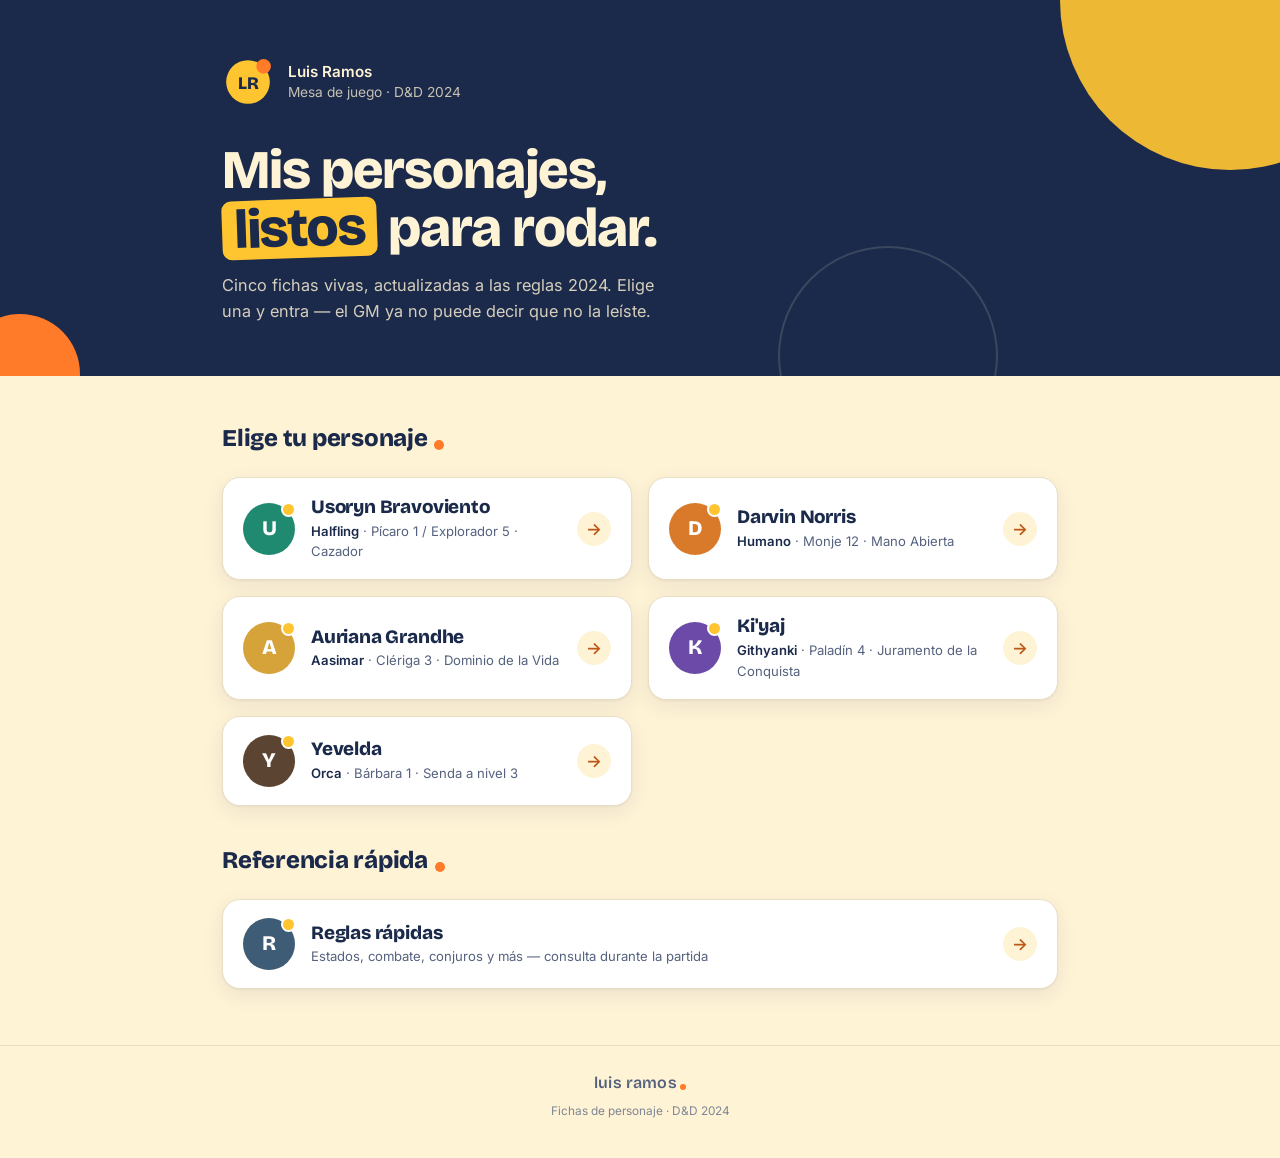
<file: index.html>
<!DOCTYPE html>
<html lang="es">
<head>
<meta charset="UTF-8">
<meta name="viewport" content="width=device-width, initial-scale=1.0">
<title>Los personajes de Luis — D&D 2024</title>
<link rel="preconnect" href="https://fonts.googleapis.com">
<link rel="preconnect" href="https://fonts.gstatic.com" crossorigin>
<link href="https://fonts.googleapis.com/css2?family=Bricolage+Grotesque:opsz,wght@12..96,600;12..96,800&family=Inter:wght@400;500;600&display=swap" rel="stylesheet">
<style>
  :root{
    --lr-amarillo:#FFC531; --lr-naranja:#FF7A29; --lr-naranja-txt:#C05616;
    --lr-tinta:#1B2A4A; --lr-claro:#FFF3D6; --lr-gris:#55627E;
    --blanco:#FFFFFF; --linea:#EADFC4;
    /* acentos de cada personaje (continuidad con sus fichas) */
    --usoryn:#1F8A70; --darvin:#D97A2B; --auriana:#D6A33A; --kiyaj:#6C4BA8; --yevelda:#5C4433;
    /* acento de reglas.html (paleta Pizarra, no ligada a ningún personaje) */
    --reglas:#3E5C76;
    --shadow:0 1px 2px rgba(27,42,74,.05),0 6px 20px rgba(27,42,74,.08);
    --shadow-lg:0 4px 12px rgba(27,42,74,.08),0 16px 40px rgba(27,42,74,.14);
    --r:18px;
  }
  *{box-sizing:border-box;margin:0;padding:0}
  body{
    font-family:'Inter',system-ui,sans-serif;
    background:var(--lr-claro);color:var(--lr-tinta);
    line-height:1.55;-webkit-font-smoothing:antialiased;min-height:100vh;
    display:flex;flex-direction:column;
  }
  .wrap{max-width:880px;margin:0 auto;padding:0 22px;width:100%}

  /* ---------- HERO: portada tinta con círculos ---------- */
  .hero{
    position:relative;overflow:hidden;background:var(--lr-tinta);color:var(--lr-claro);
  }
  /* soles recortados en las esquinas — siempre círculos, nunca bloques */
  .hero .sol{position:absolute;border-radius:50%;pointer-events:none}
  .hero .sol.grande{width:340px;height:340px;background:var(--lr-amarillo);
    top:-170px;right:-120px;opacity:.92}
  .hero .sol.chispa{width:120px;height:120px;background:var(--lr-naranja);
    bottom:-58px;left:-40px}
  .hero .sol.tenue{width:220px;height:220px;background:transparent;
    border:2px solid rgba(255,243,214,.14);bottom:-90px;right:22%}
  .hero .wrap{position:relative;z-index:2;padding-top:56px;padding-bottom:52px}

  .hero-top{display:flex;align-items:center;gap:14px;margin-bottom:34px}
  .monograma{width:52px;height:52px;flex:none}
  .hero-top .quien{font-size:.86rem;color:rgba(255,243,214,.75);line-height:1.35}
  .hero-top .quien b{display:block;color:var(--lr-claro);font-weight:600;font-size:.95rem}

  .hero h1{
    font-family:'Bricolage Grotesque',sans-serif;font-weight:800;
    font-size:clamp(2.3rem,6vw,3.4rem);line-height:1.04;letter-spacing:-.02em;
    max-width:16ch;
  }
  /* el giro: UN solo elemento inclinado 2° en la portada */
  .hero h1 .giro{display:inline-block;transform:rotate(-2deg);
    background:var(--lr-amarillo);color:var(--lr-tinta);
    padding:.02em .22em;border-radius:.18em}
  .hero .sub{margin-top:16px;font-size:1.02rem;color:rgba(255,243,214,.82);max-width:46ch}

  /* ---------- LISTA DE PERSONAJES ---------- */
  main{flex:1}
  main .wrap{padding-top:44px;padding-bottom:56px}
  .sec-title{
    font-family:'Bricolage Grotesque',sans-serif;font-weight:800;
    font-size:1.5rem;letter-spacing:-.01em;margin-bottom:20px;
    display:flex;align-items:center;gap:0;
  }
  /* el punto naranja: remate de los títulos importantes */
  .sec-title::after{content:"";width:.42em;height:.42em;border-radius:50%;
    background:var(--lr-naranja);margin-left:.28em;align-self:flex-end;margin-bottom:.28em}

  .chars{display:grid;grid-template-columns:1fr 1fr;gap:16px}
  .char{
    display:flex;align-items:center;gap:16px;text-decoration:none;color:inherit;
    background:var(--blanco);border:1px solid var(--linea);border-radius:var(--r);
    padding:18px 20px;box-shadow:var(--shadow);
    transition:transform .18s ease, box-shadow .18s ease;position:relative;overflow:hidden;
  }
  .char:hover{transform:translateY(-3px);box-shadow:var(--shadow-lg)}
  @media (prefers-reduced-motion:reduce){.char{transition:none}.char:hover{transform:none}}
  /* medallón circular con la inicial y el acento del personaje */
  .char .medal{
    width:52px;height:52px;border-radius:50%;flex:none;position:relative;
    display:flex;align-items:center;justify-content:center;
    font-family:'Bricolage Grotesque',sans-serif;font-weight:800;font-size:1.3rem;color:var(--blanco);
  }
  .char .medal::after{content:"";position:absolute;top:1px;right:1px;
    width:11px;height:11px;border-radius:50%;background:var(--lr-amarillo);
    box-shadow:0 0 0 2px var(--blanco)}
  .char.usoryn .medal{background:var(--usoryn)}
  .char.darvin .medal{background:var(--darvin)}
  .char.auriana .medal{background:var(--auriana)}
  .char.kiyaj .medal{background:var(--kiyaj)}
  .char.yevelda .medal{background:var(--yevelda)}
  .char.reglas .medal{background:var(--reglas)}
  .char .info{min-width:0;flex:1}
  .char .cn{
    font-family:'Bricolage Grotesque',sans-serif;font-weight:800;
    font-size:1.18rem;letter-spacing:-.01em;line-height:1.15;display:block;
  }
  .char .meta{font-size:.82rem;color:var(--lr-gris);margin-top:3px;display:block}
  .char .meta b{color:var(--lr-tinta);font-weight:600}
  .char .arrow{
    flex:none;width:34px;height:34px;border-radius:50%;
    display:flex;align-items:center;justify-content:center;
    background:var(--lr-claro);color:var(--lr-naranja-txt);
    font-size:1.05rem;font-weight:600;transition:background .18s, color .18s;
  }
  .char:hover .arrow{background:var(--lr-naranja);color:var(--blanco)}

  @media(max-width:640px){
    .chars{grid-template-columns:1fr}
    .hero .sol.grande{width:250px;height:250px;top:-130px;right:-100px}
  }

  /* ---------- FOOTER: logotipo horizontal ---------- */
  footer{border-top:1px solid var(--linea);padding:24px 0 38px;text-align:center}
  footer .logo{
    font-family:'Bricolage Grotesque',sans-serif;font-weight:600;
    font-size:1rem;color:var(--lr-gris);letter-spacing:.01em;
    display:inline-flex;align-items:baseline;
  }
  footer .logo::after{content:"";width:.38em;height:.38em;border-radius:50%;
    background:var(--lr-naranja);margin-left:.2em;align-self:center;margin-top:.42em}
  footer .s{font-size:.74rem;color:var(--lr-gris);opacity:.75;margin-top:6px}
</style>
</head>
<body>

<!-- ===================== PORTADA ===================== -->
<header class="hero">
  <span class="sol grande"></span>
  <span class="sol chispa"></span>
  <span class="sol tenue"></span>
  <div class="wrap">
    <div class="hero-top">
      <!-- Monograma sol LR: círculo amarillo, iniciales en tinta, chispa naranja arriba a la derecha -->
      <svg class="monograma" viewBox="0 0 100 100" role="img" aria-label="Monograma LR">
        <circle cx="50" cy="50" r="42" fill="#FFC531"/>
        <circle cx="80" cy="20" r="14" fill="#FF7A29"/>
        <text x="50" y="63" text-anchor="middle" font-family="Bricolage Grotesque, sans-serif"
          font-weight="800" font-size="34" fill="#1B2A4A">LR</text>
      </svg>
      <div class="quien"><b>Luis Ramos</b>Mesa de juego · D&amp;D 2024</div>
    </div>
    <h1>Mis personajes, <span class="giro">listos</span> para rodar.</h1>
    <p class="sub">Cinco fichas vivas, actualizadas a las reglas 2024. Elige una y entra — el GM ya no puede decir que no la leíste.</p>
  </div>
</header>

<!-- ===================== PERSONAJES ===================== -->
<main>
  <div class="wrap">
    <h2 class="sec-title">Elige tu personaje</h2>
    <div class="chars">

      <a class="char usoryn" href="lucho/usoryn.html">
        <span class="medal">U</span>
        <span class="info">
          <span class="cn">Usoryn Bravoviento</span>
          <span class="meta"><b>Halfling</b> · Pícaro 1 / Explorador 5 · Cazador</span>
        </span>
        <span class="arrow">&rarr;</span>
      </a>

      <a class="char darvin" href="lucho/darvin.html">
        <span class="medal">D</span>
        <span class="info">
          <span class="cn">Darvin Norris</span>
          <span class="meta"><b>Humano</b> · Monje 12 · Mano Abierta</span>
        </span>
        <span class="arrow">&rarr;</span>
      </a>

      <a class="char auriana" href="lucho/auriana.html">
        <span class="medal">A</span>
        <span class="info">
          <span class="cn">Auriana Grandhe</span>
          <span class="meta"><b>Aasimar</b> · Clériga 3 · Dominio de la Vida</span>
        </span>
        <span class="arrow">&rarr;</span>
      </a>

      <a class="char kiyaj" href="lucho/kiyaj.html">
        <span class="medal">K</span>
        <span class="info">
          <span class="cn">Ki'yaj</span>
          <span class="meta"><b>Githyanki</b> · Paladín 4 · Juramento de la Conquista</span>
        </span>
        <span class="arrow">&rarr;</span>
      </a>

      <a class="char yevelda" href="lucho/yevelda.html">
        <span class="medal">Y</span>
        <span class="info">
          <span class="cn">Yevelda</span>
          <span class="meta"><b>Orca</b> · Bárbara 1 · Senda a nivel 3</span>
        </span>
        <span class="arrow">&rarr;</span>
      </a>

    </div>

    <h2 class="sec-title" style="margin-top:36px">Referencia rápida</h2>
    <div class="chars">
      <a class="char reglas" href="reglas.html" style="grid-column:1 / -1">
        <span class="medal">R</span>
        <span class="info">
          <span class="cn">Reglas rápidas</span>
          <span class="meta">Estados, combate, conjuros y más — consulta durante la partida</span>
        </span>
        <span class="arrow">&rarr;</span>
      </a>
    </div>
  </div>
</main>

<footer>
  <span class="logo">luis ramos</span>
  <div class="s">Fichas de personaje · D&amp;D 2024</div>
</footer>

</body>
</html>
</file>
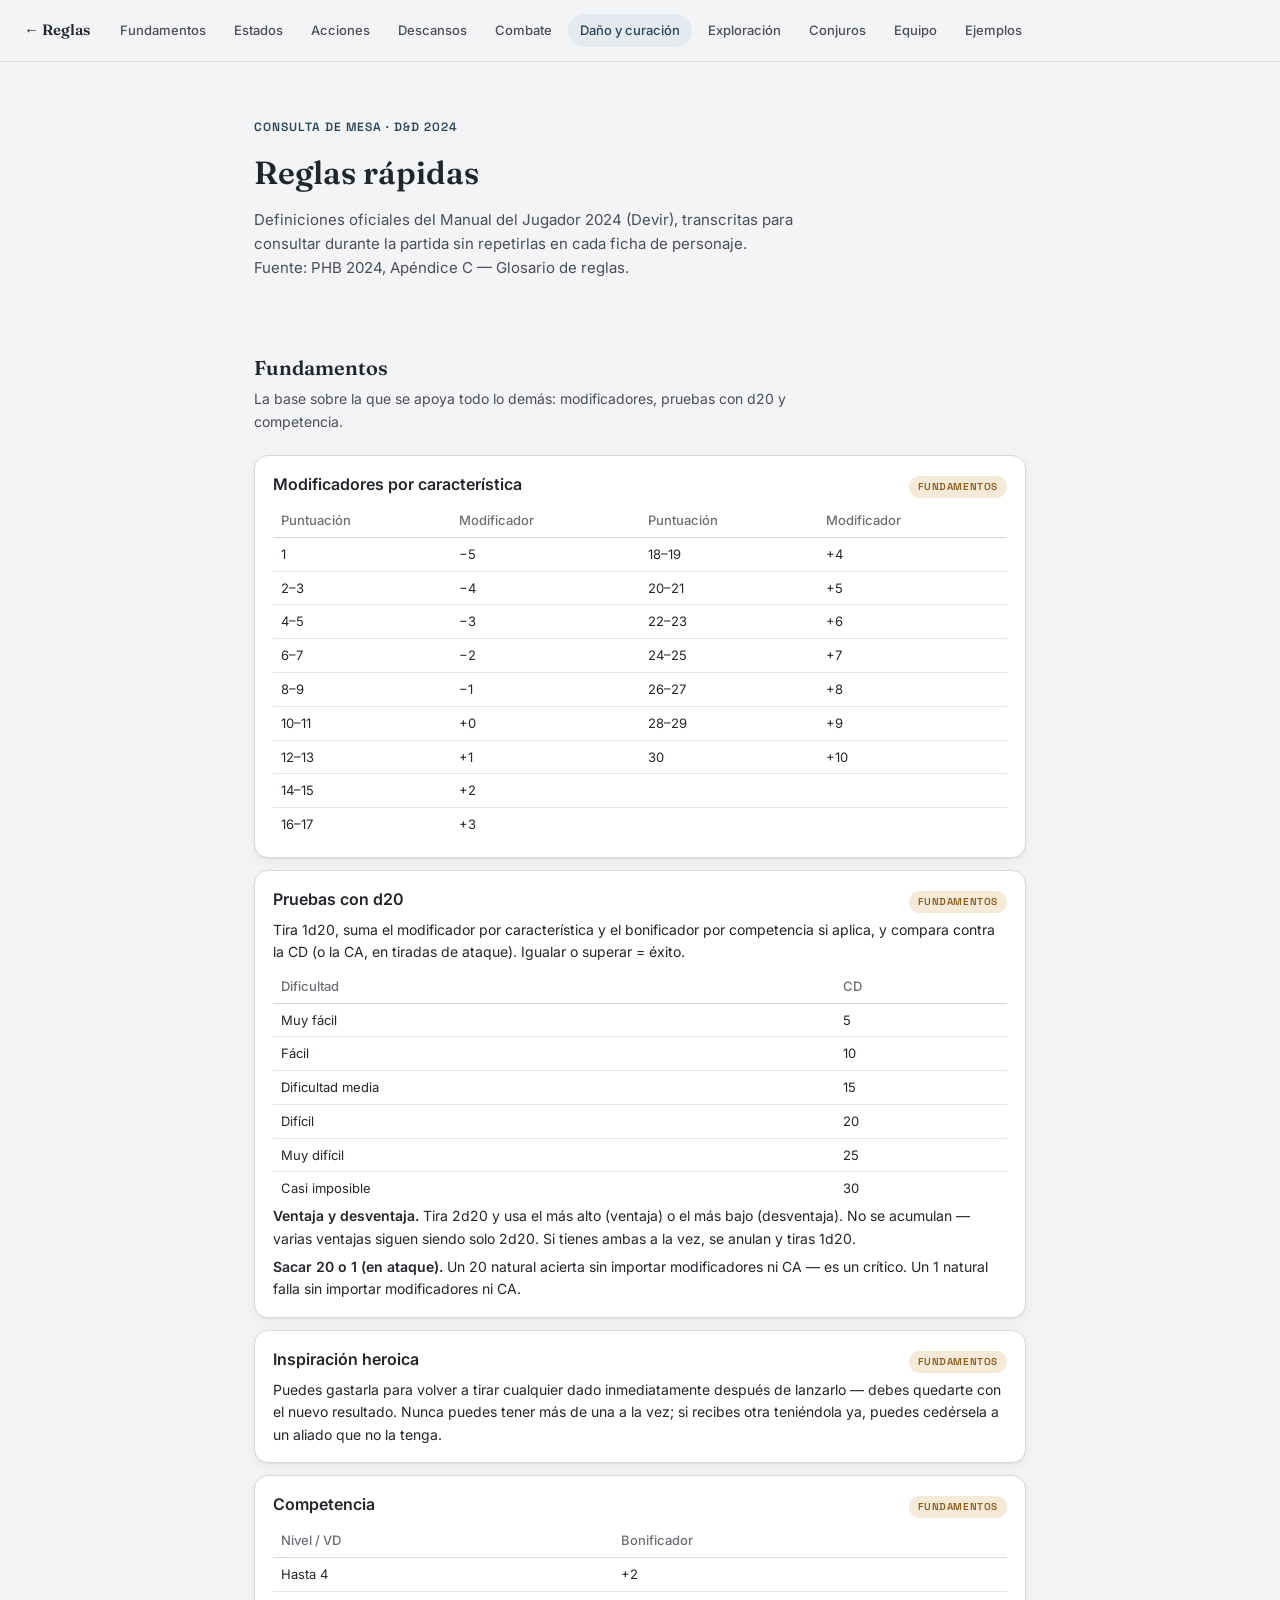
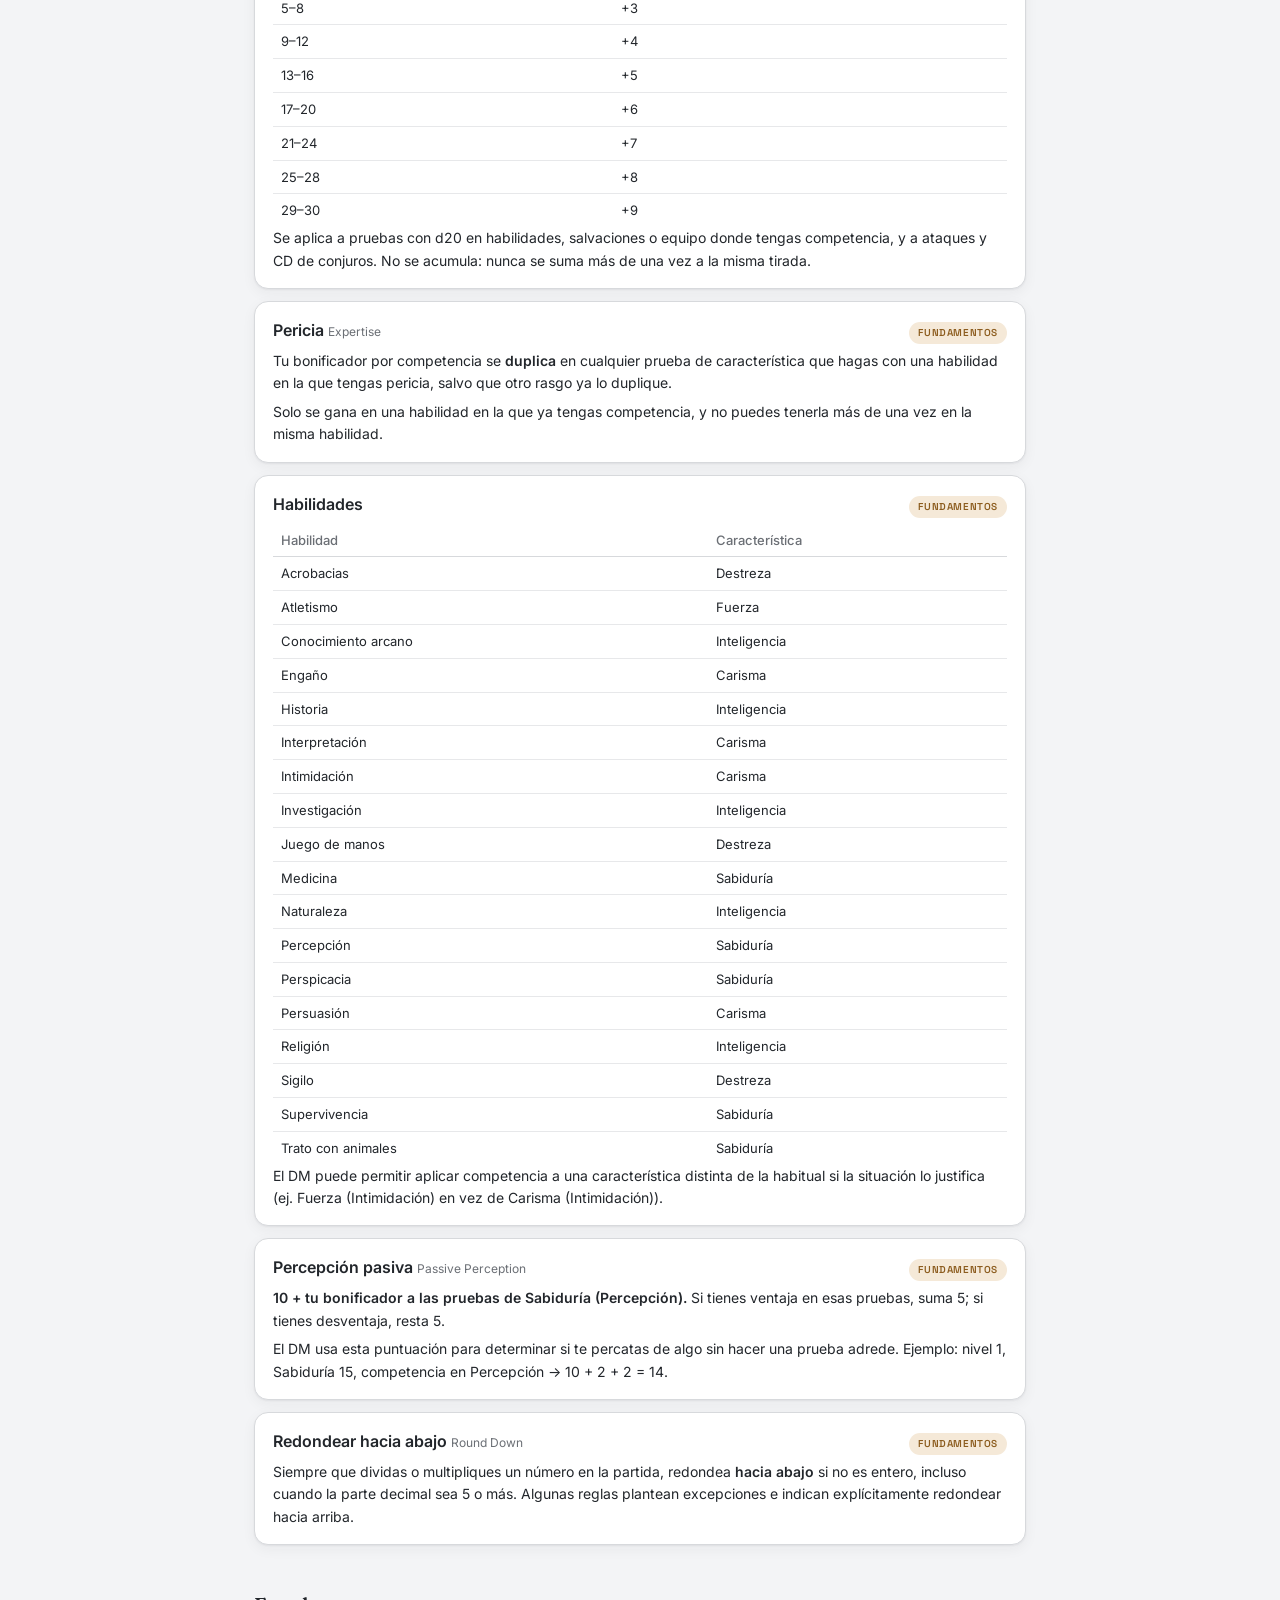
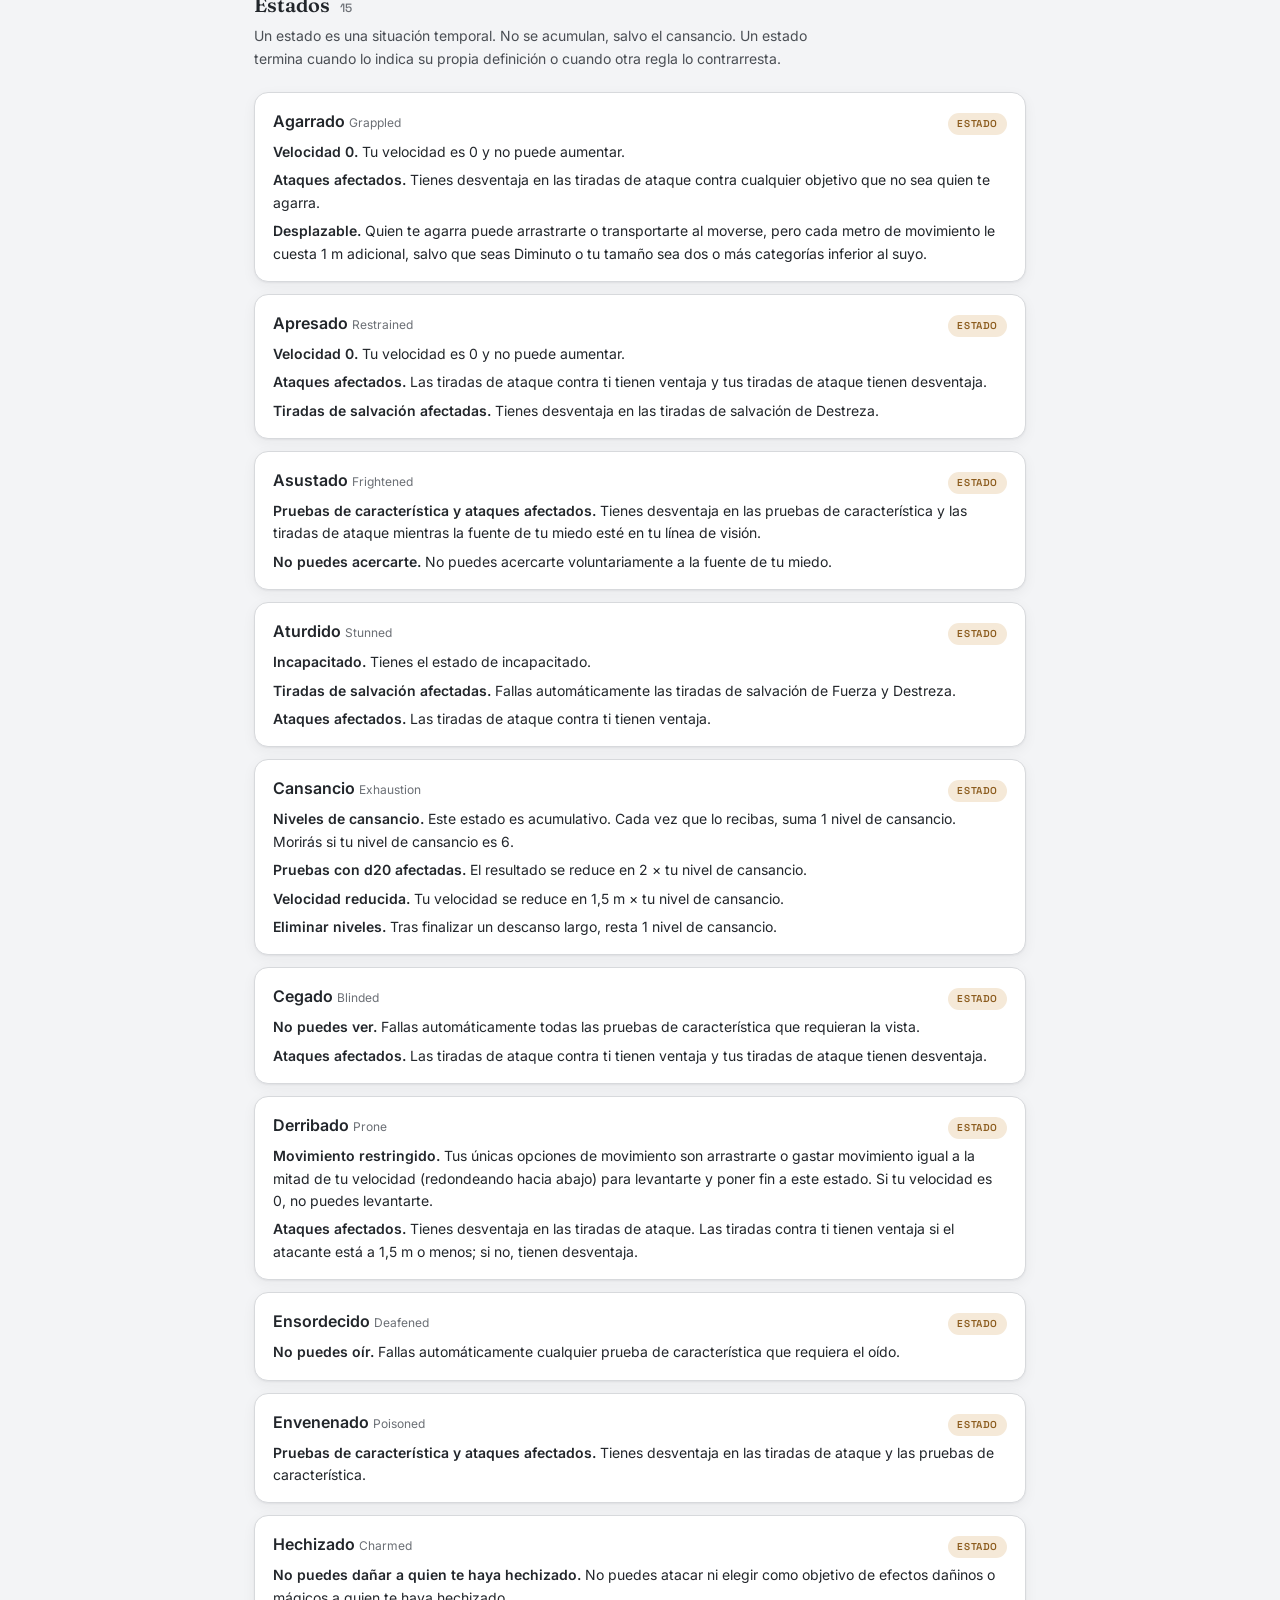
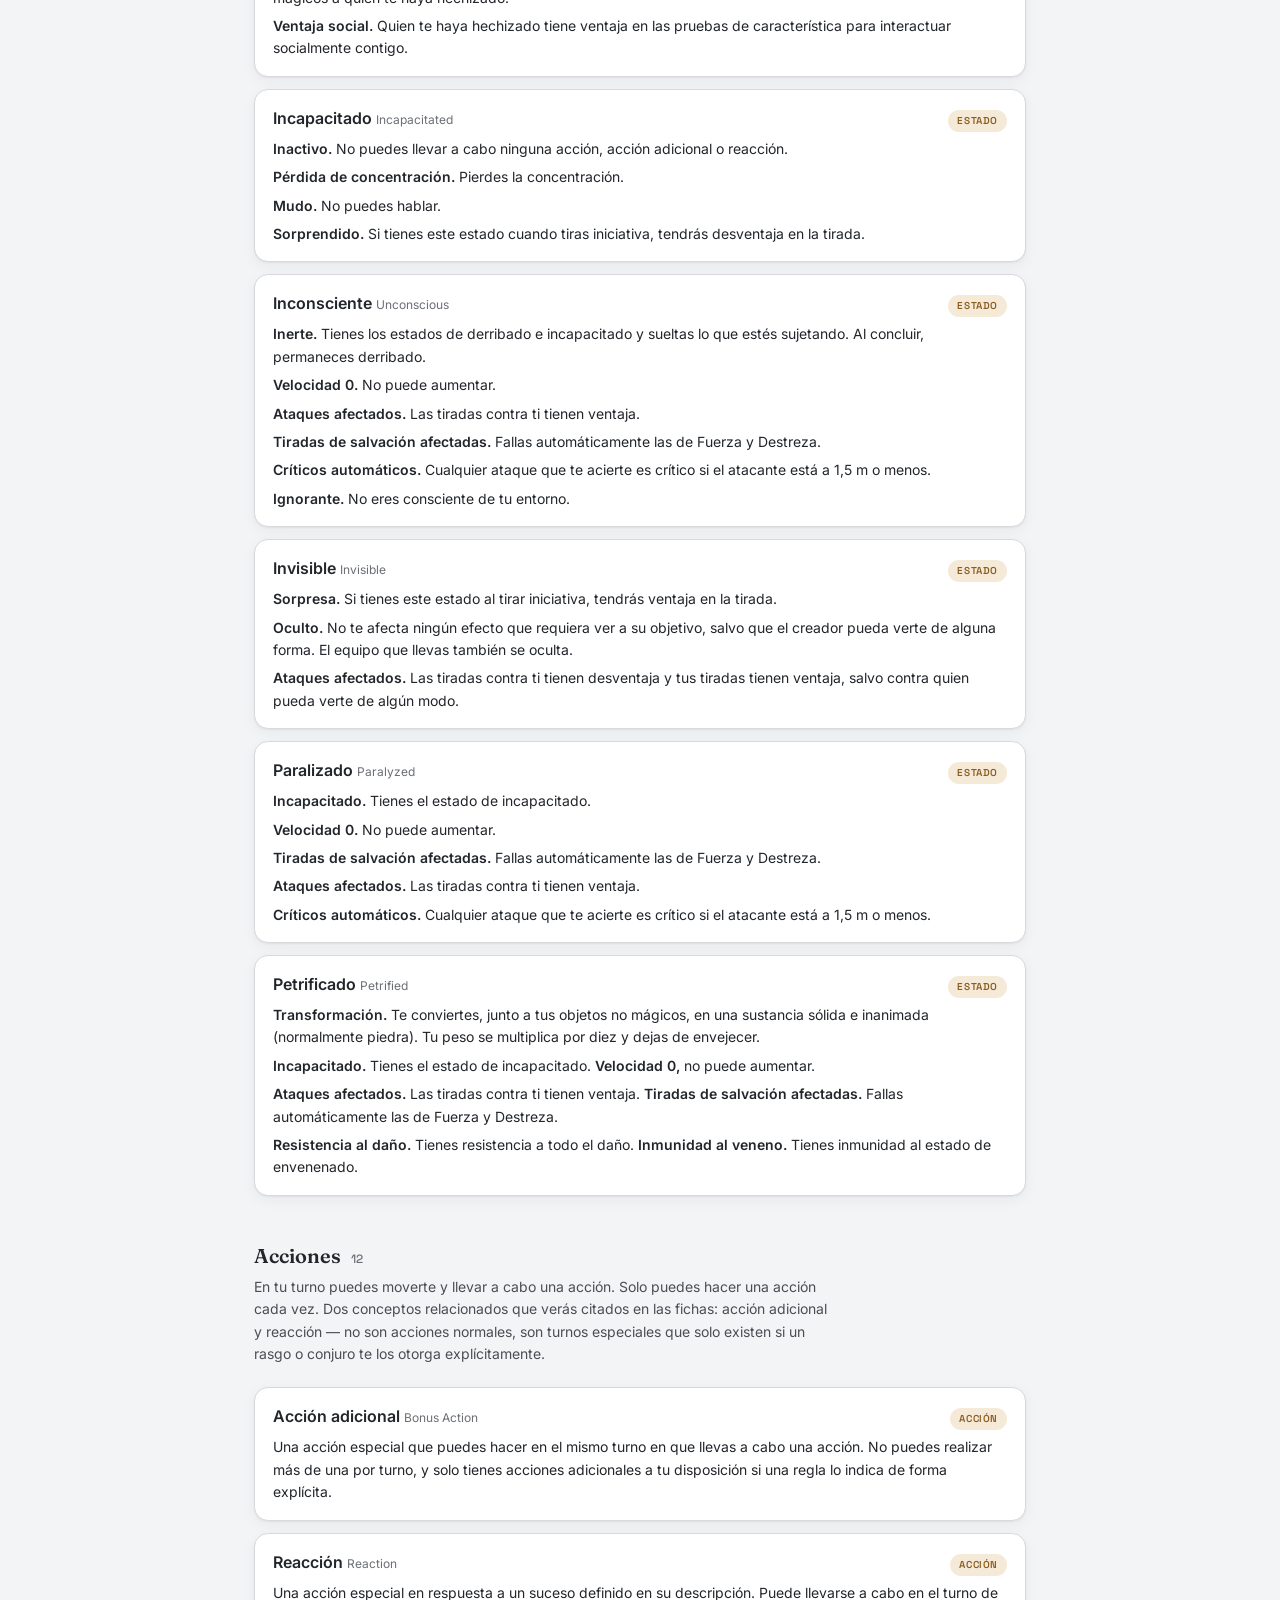
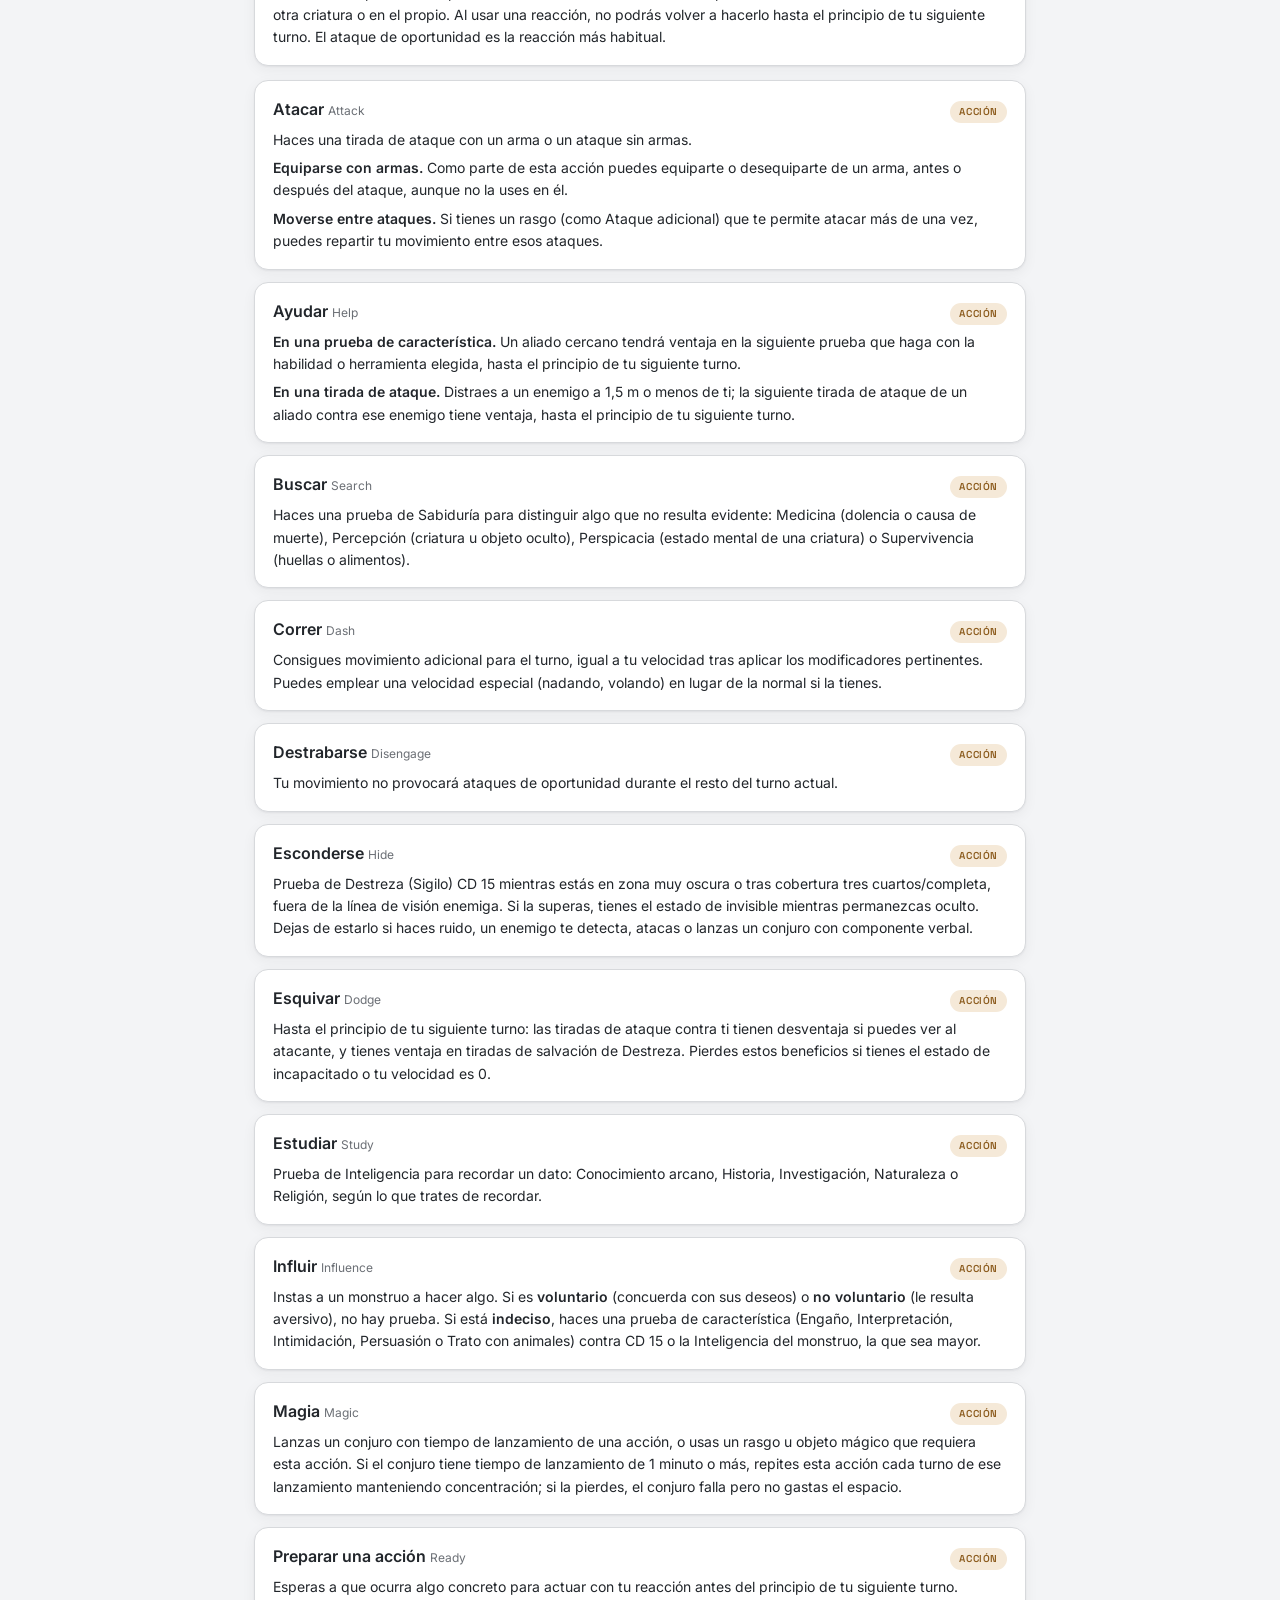
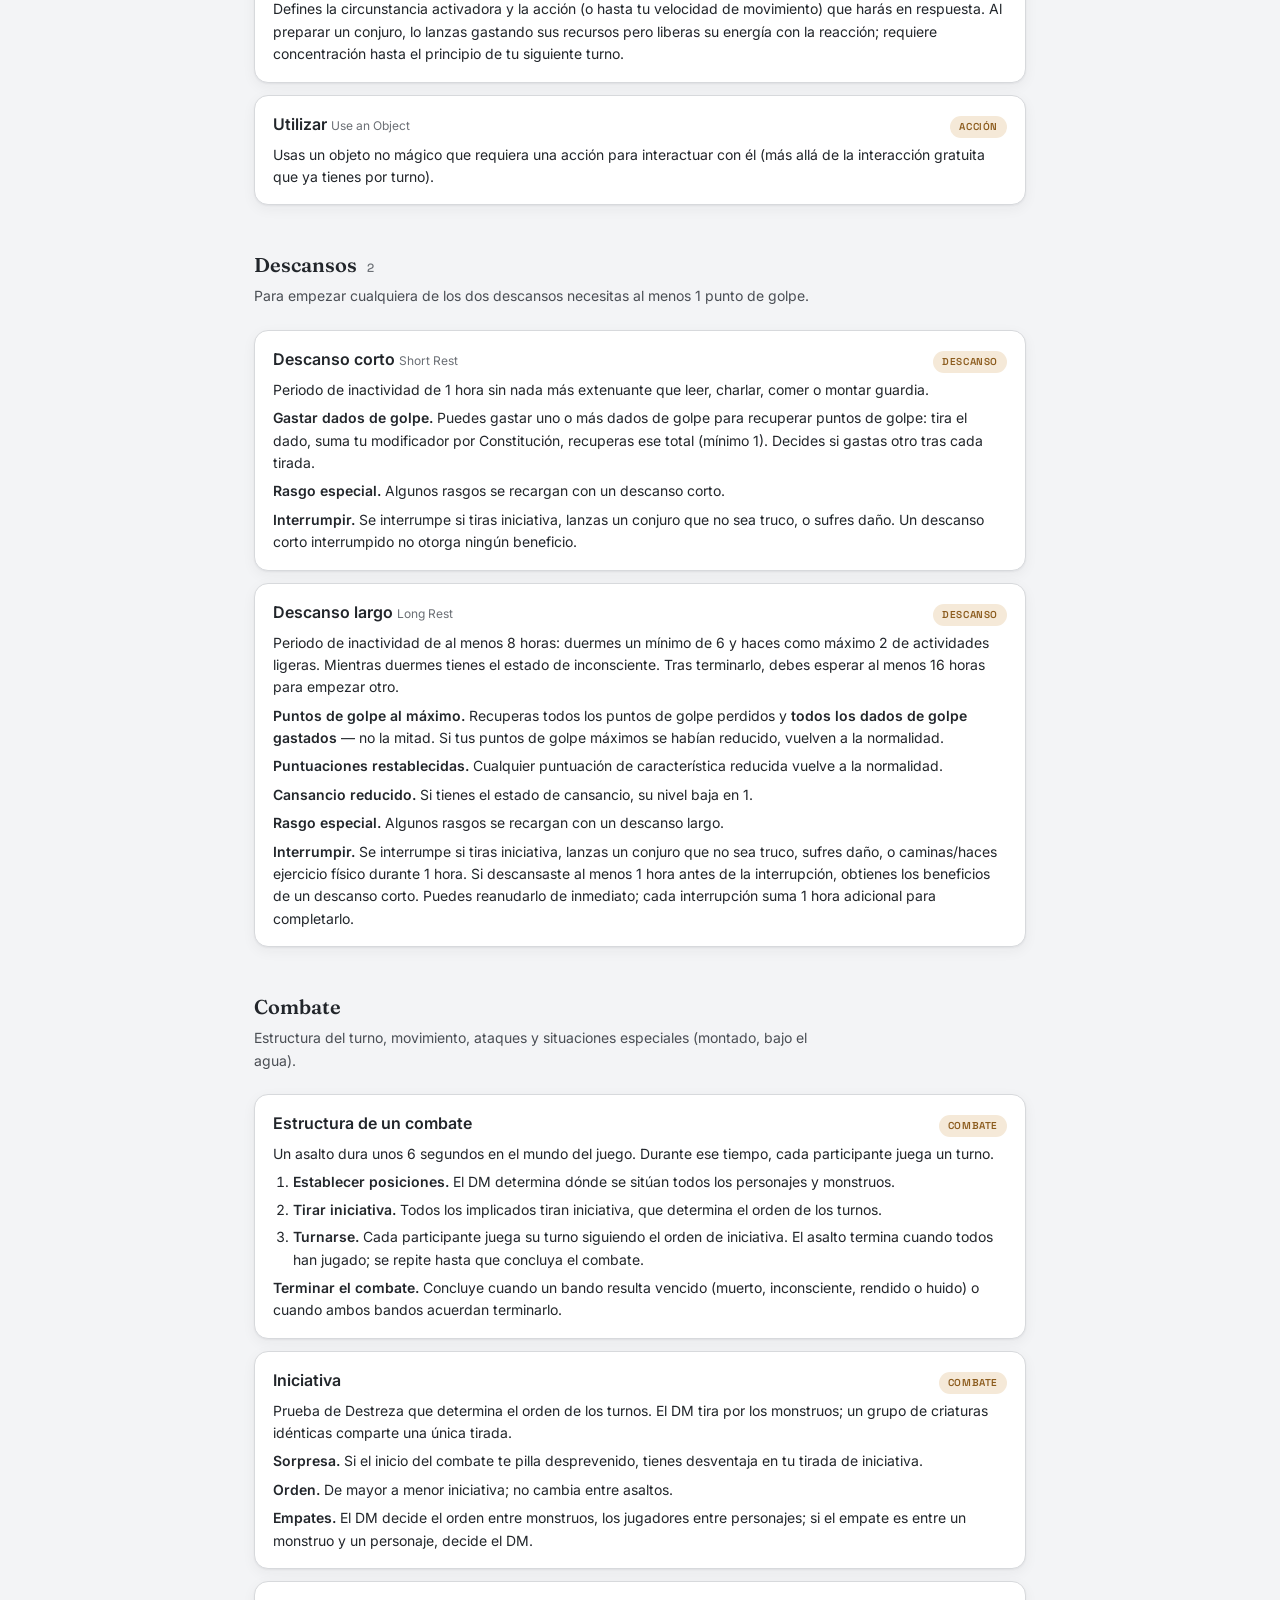
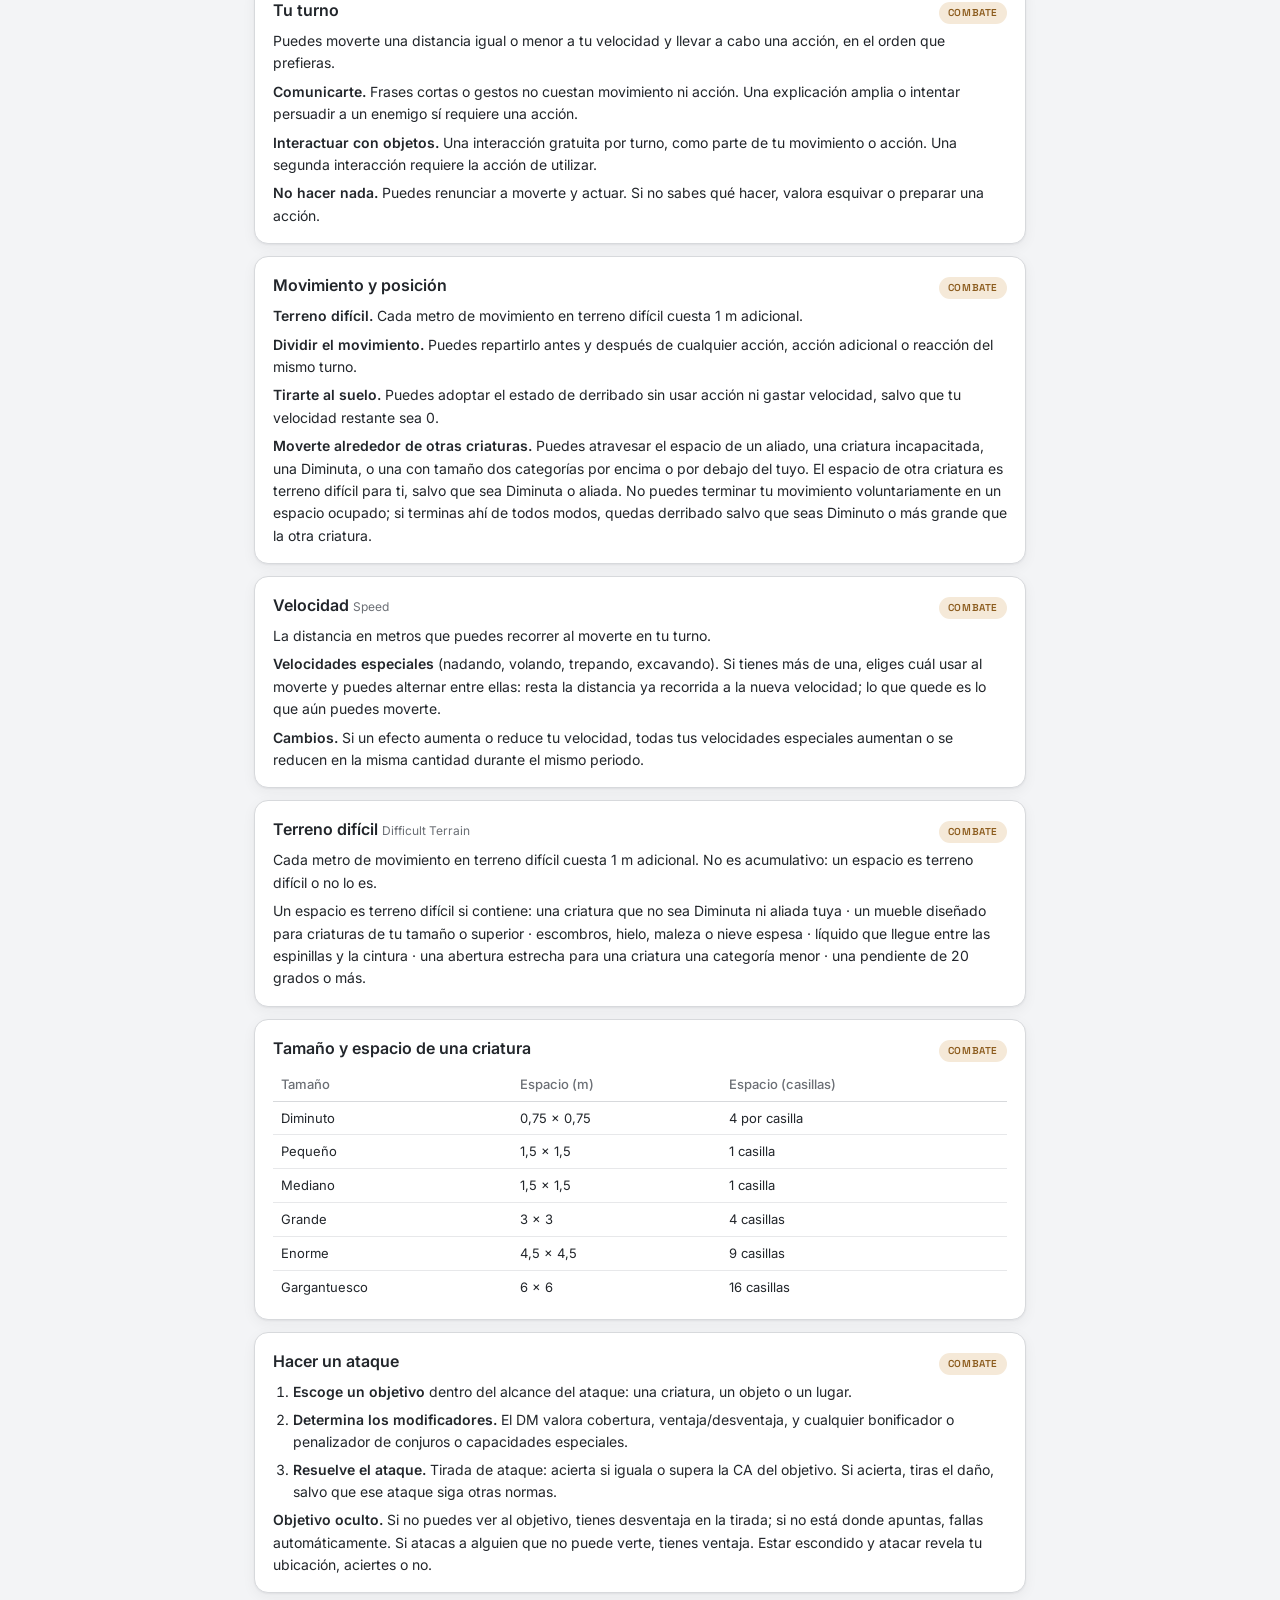
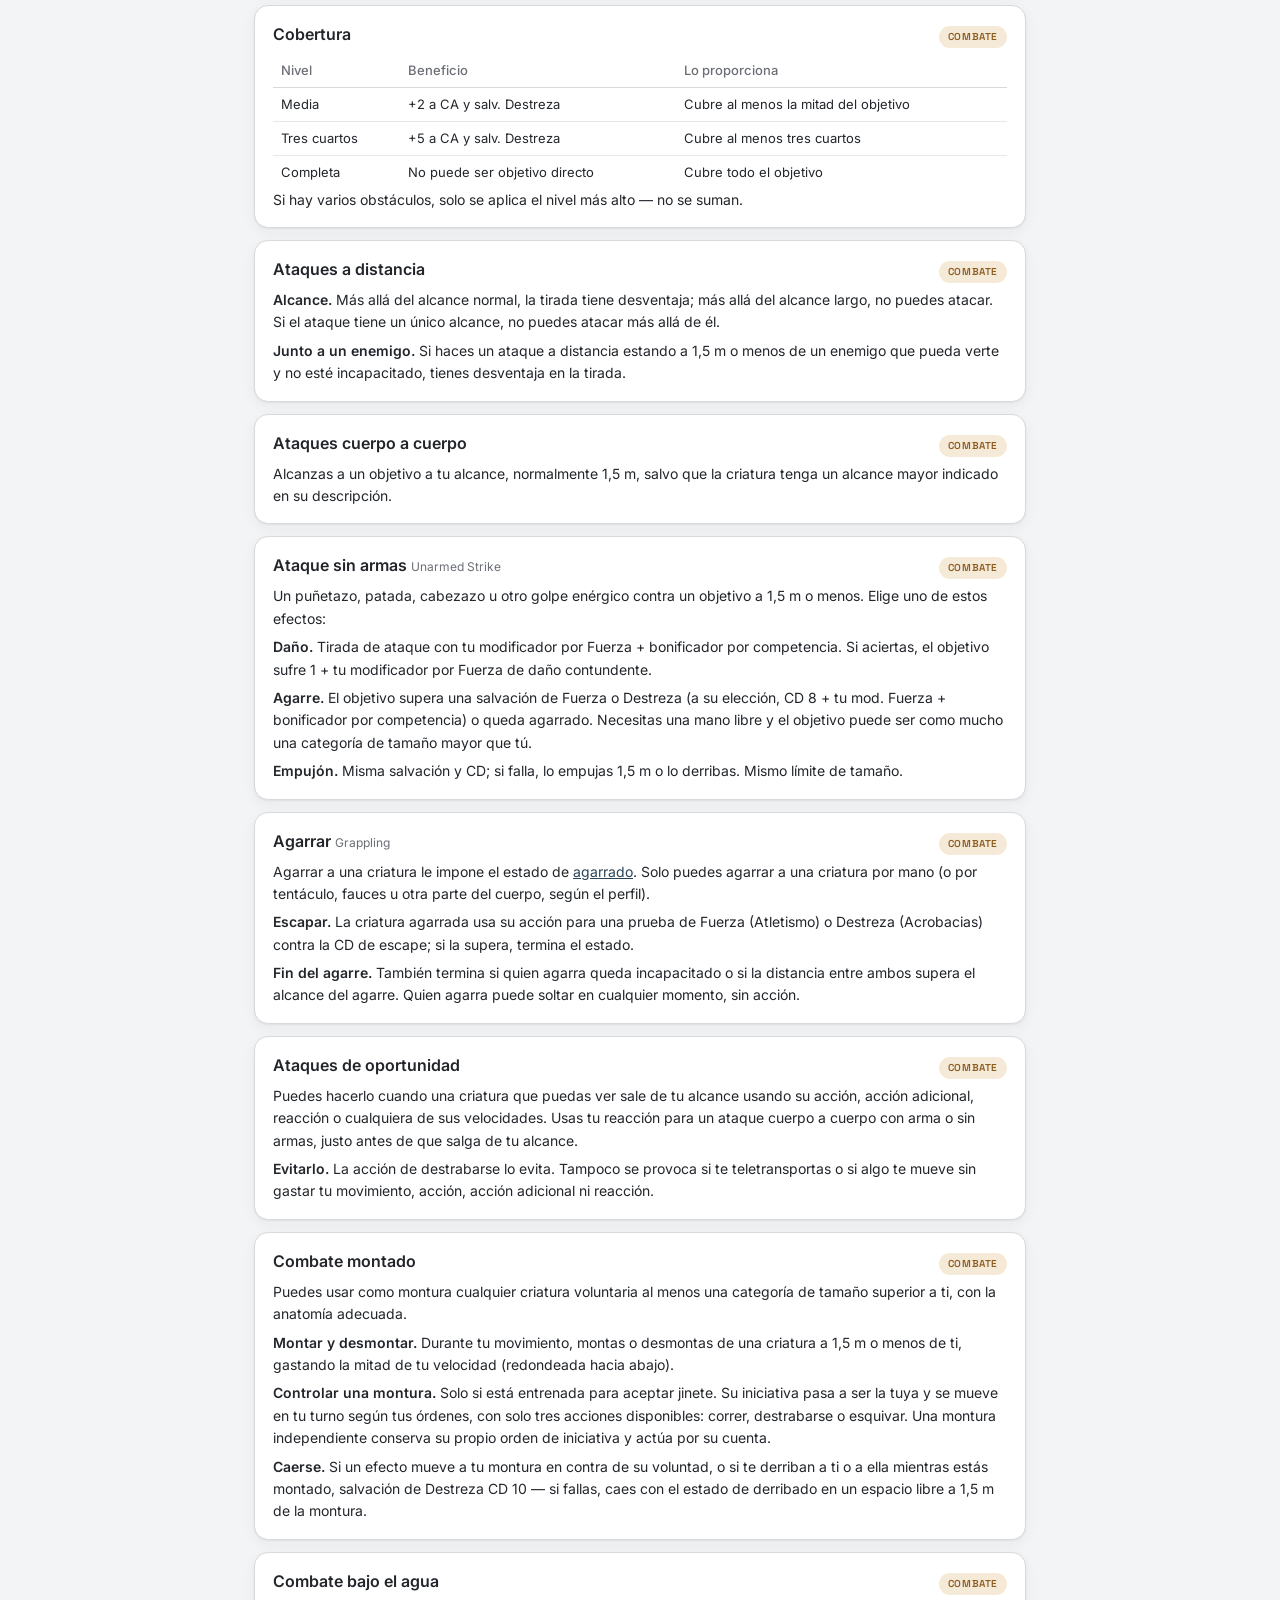
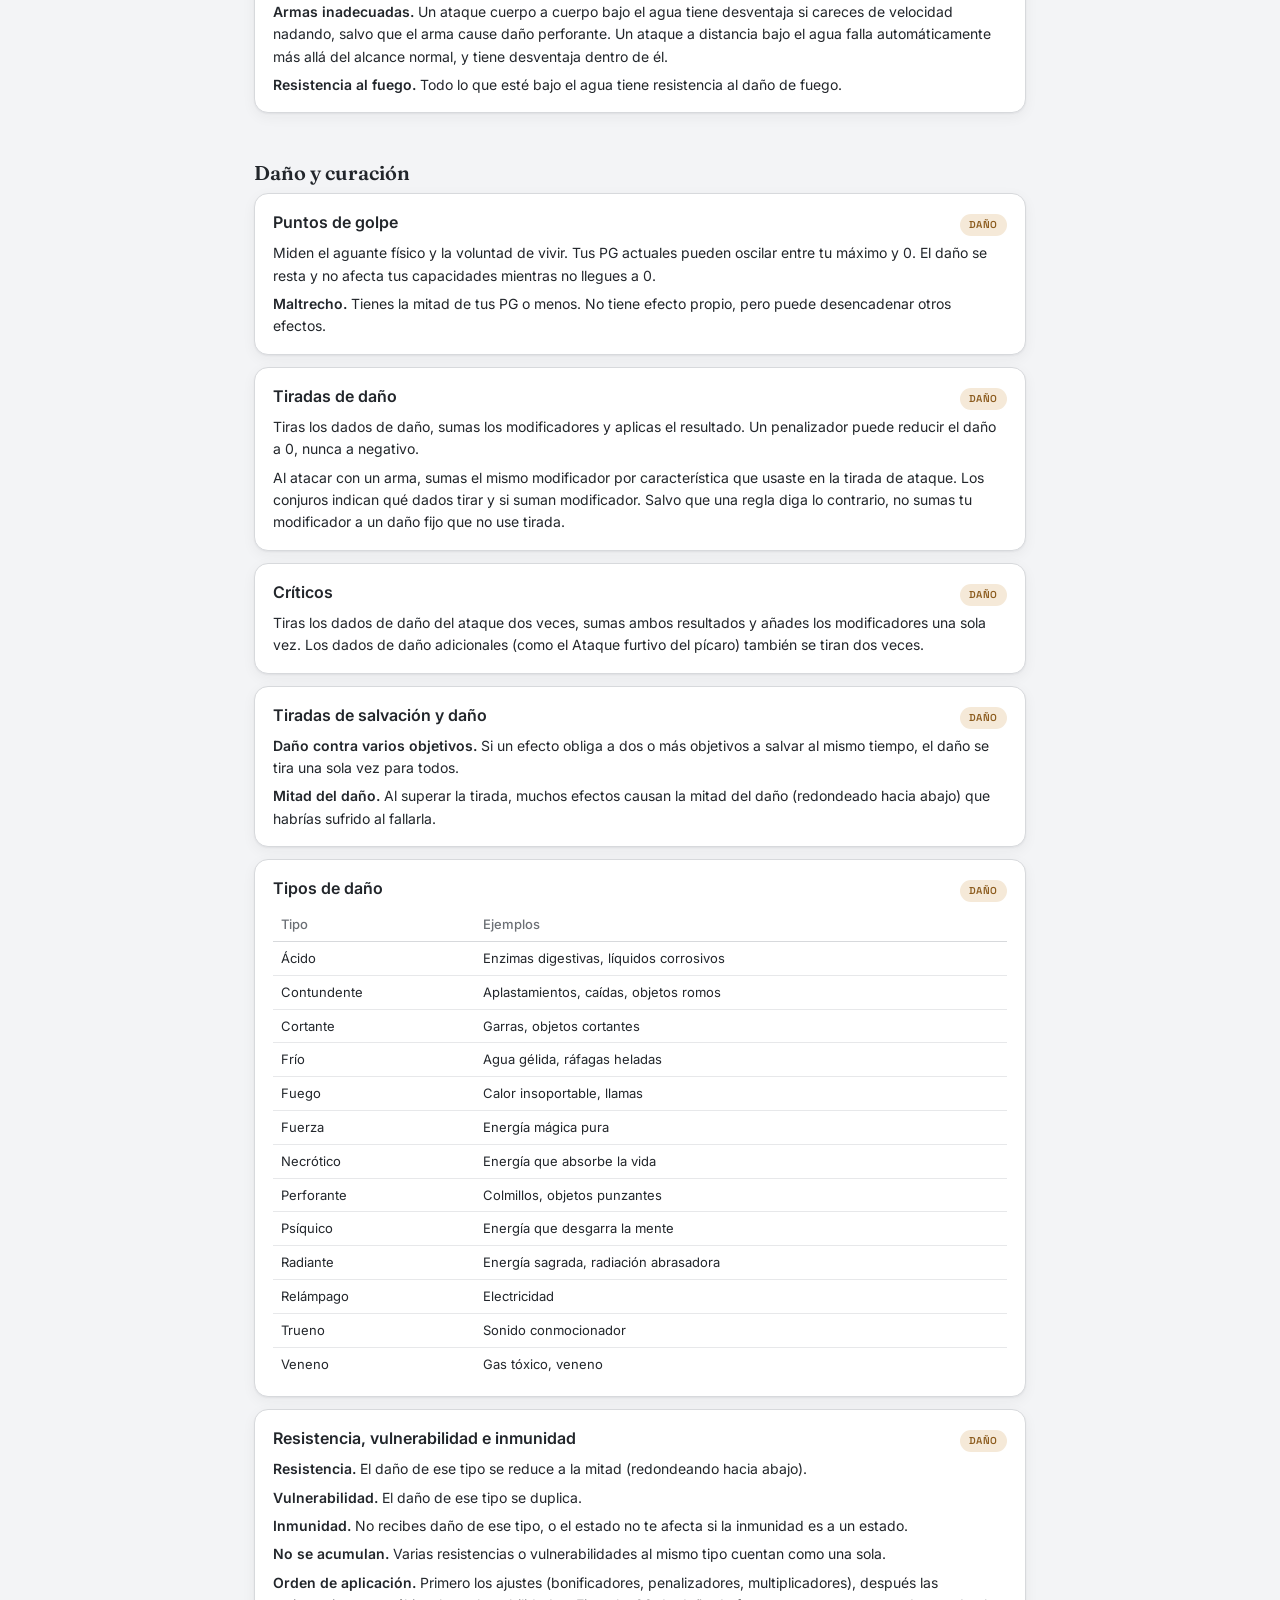
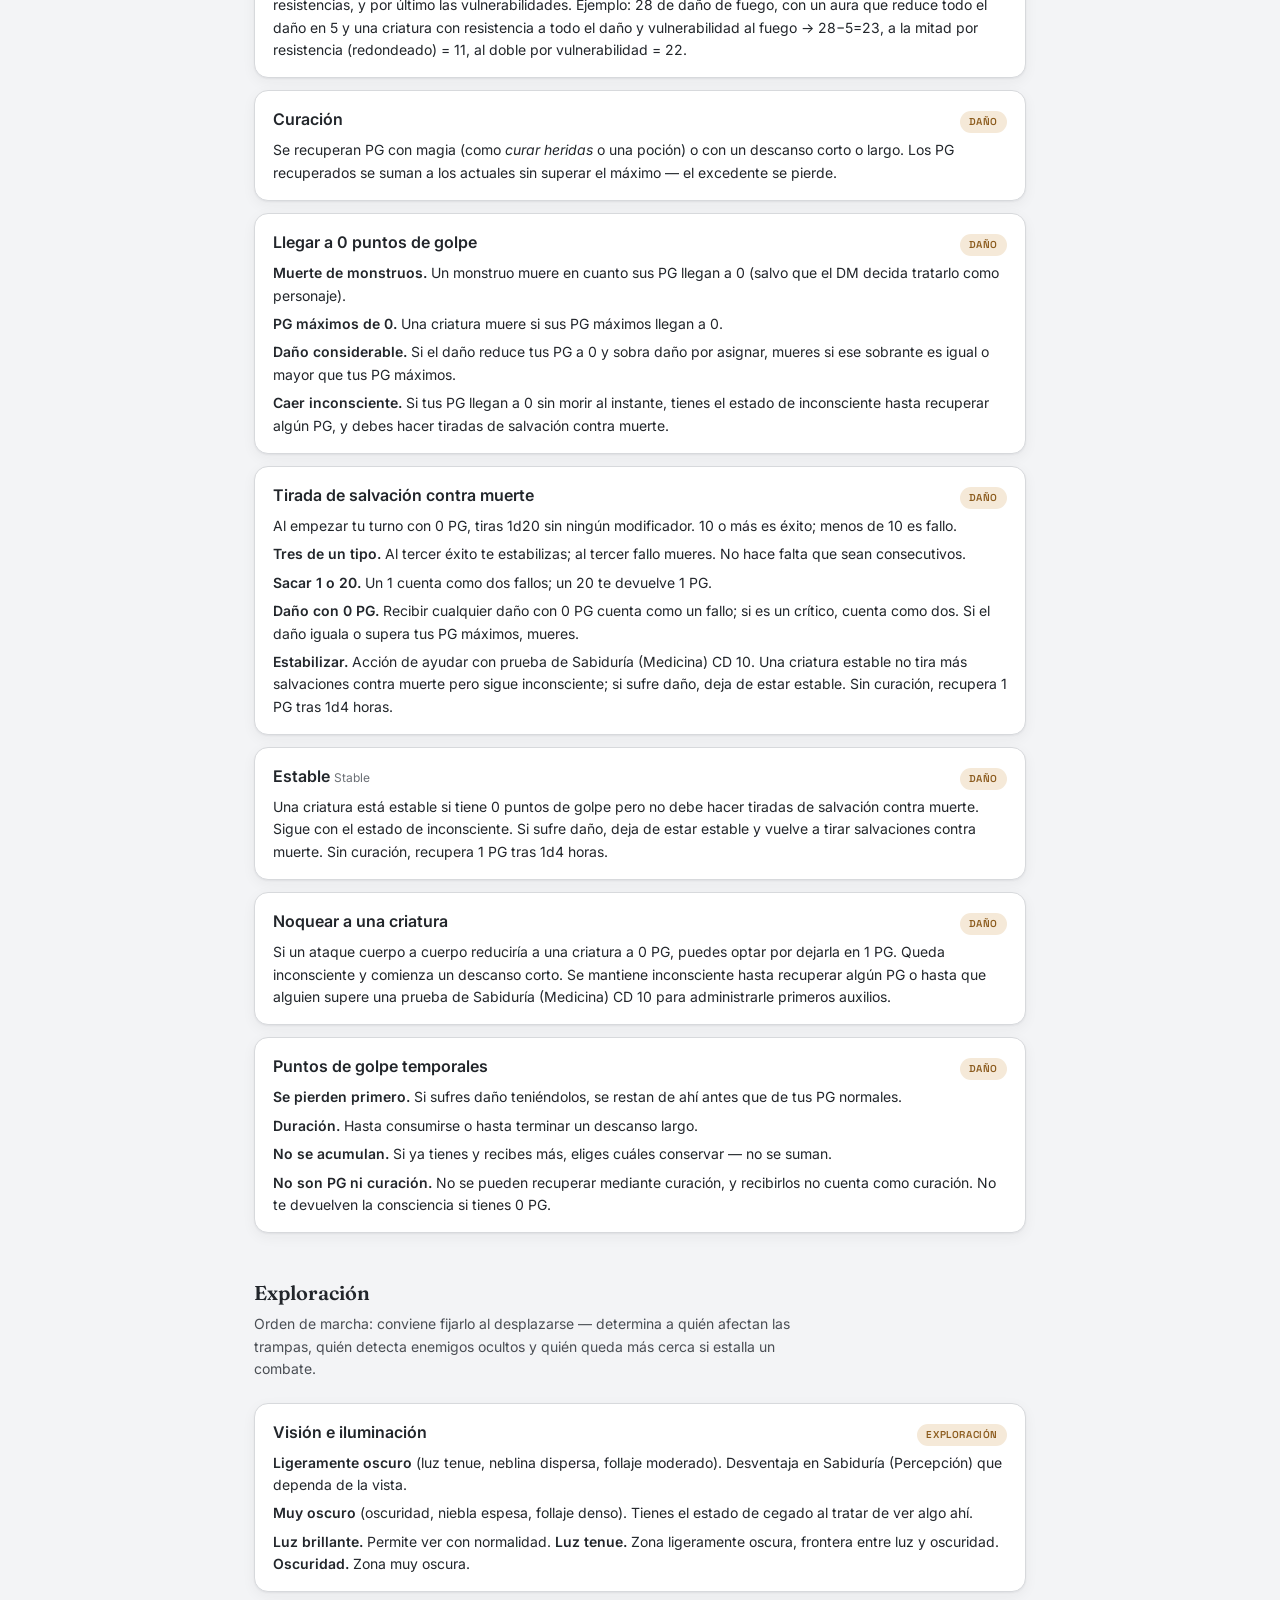
<file: reglas.html>
<!DOCTYPE html>
<html lang="es">
<head>
<meta charset="UTF-8">
<meta name="viewport" content="width=device-width, initial-scale=1.0">
<title>Reglas rápidas — Mesa de Lucho</title>
<link rel="preconnect" href="https://fonts.googleapis.com">
<link rel="preconnect" href="https://fonts.gstatic.com" crossorigin>
<link href="https://fonts.googleapis.com/css2?family=Fraunces:opsz,wght@9..144,500;9..144,600;9..144,700&family=Inter:wght@400;500;600&family=Space+Grotesk:wght@500;600&display=swap" rel="stylesheet">
<style>
:root{
  /* Pizarra — paleta neutra propia de reglas.html, no ligada a ningún personaje */
  --paper:#F3F4F6;
  --ink:#22262B;
  --ink-2:#4A4E54;
  --ink-3:#6B6F75;
  --mist:#E7E8EA;
  --line:#D7D9DC;
  --line-2:#C7C9CD;

  --accent:#3E5C76;
  --accent-d:#2A4457;
  --accent-soft:#E4EAF0;

  --amber:#B87A2E;
  --amber-d:#8C5C1E;
  --amber-soft:#F5E9D8;

  --card-bg:#fff;

  --r:14px;
  --r-sm:9px;
  --shadow:0 1px 2px rgba(34,38,43,.06), 0 4px 14px rgba(34,38,43,.05);
}

*{box-sizing:border-box}
html{scroll-behavior:smooth}
body{
  margin:0;
  background:var(--paper);
  color:var(--ink);
  font-family:'Inter',sans-serif;
  line-height:1.6;
  -webkit-font-smoothing:antialiased;
}

h1,h2,h3,.serif{font-family:'Fraunces',serif}
.mono{font-family:'Space Grotesk',monospace}

a{color:var(--accent-d)}

/* Nav */
nav{
  position:sticky; top:0; z-index:20;
  display:flex; align-items:center; gap:18px;
  padding:14px 24px;
  background:rgba(243,244,246,.88);
  backdrop-filter:blur(8px);
  border-bottom:1px solid var(--line);
}
nav .brand{
  font-family:'Fraunces',serif; font-weight:600; font-size:15px;
  color:var(--ink); text-decoration:none; white-space:nowrap;
}
nav .links{display:flex; gap:4px; flex-wrap:wrap}
nav .links a{
  font-size:13px; font-weight:500; text-decoration:none;
  color:var(--ink-2); padding:6px 12px; border-radius:20px;
}
nav .links a.active, nav .links a:hover{
  background:var(--accent-soft); color:var(--accent-d);
}

/* Header */
header.intro{
  max-width:820px; margin:0 auto; padding:56px 24px 28px;
}
header.intro .eyebrow{
  font-family:'Space Grotesk',monospace; font-size:12px; font-weight:600;
  letter-spacing:.08em; text-transform:uppercase; color:var(--accent-d);
  margin:0 0 10px;
}
header.intro h1{font-size:32px; font-weight:600; margin:0 0 10px}
header.intro p.sub{color:var(--ink-2); font-size:15px; margin:0; max-width:60ch}

main{max-width:820px; margin:0 auto; padding:0 24px 80px}

section{padding-top:44px; scroll-margin-top:70px}
section > h2{
  font-size:20px; font-weight:600; margin:0 0 4px;
  display:flex; align-items:baseline; gap:10px;
}
section > h2 .count{
  font-family:'Space Grotesk',monospace; font-size:12px; font-weight:500;
  color:var(--ink-3);
}
section > p.section-note{color:var(--ink-2); font-size:14px; margin:0 0 22px; max-width:64ch}

.grid{display:grid; grid-template-columns:1fr; gap:12px}

.fcard{
  background:var(--card-bg);
  border:1px solid var(--line);
  border-radius:var(--r);
  box-shadow:var(--shadow);
  padding:16px 18px;
  scroll-margin-top:70px;
}
.fcard .fhead, .example-card .fhead{
  display:flex; align-items:baseline; justify-content:space-between; gap:10px;
  margin-bottom:6px;
}
.fcard .fname{font-size:16px; font-weight:600}
.fcard .fname .en{
  font-family:'Inter',sans-serif; font-weight:400; font-size:12px; color:var(--ink-3);
}
.tag{
  font-family:'Space Grotesk',monospace; font-size:10px; font-weight:600;
  letter-spacing:.06em; text-transform:uppercase;
  color:var(--amber-d); background:var(--amber-soft);
  padding:3px 9px; border-radius:20px; white-space:nowrap;
}
.fcard p{margin:0 0 6px; font-size:14px; color:var(--ink)}
.fcard p:last-child{margin-bottom:0}
.fcard b{font-weight:600; color:var(--ink)}

.fcard ol{margin:6px 0; padding-left:20px}
.fcard ol li{font-size:14px; margin-bottom:5px}
.fcard ol li:last-child{margin-bottom:0}

.rule-table{width:100%; border-collapse:collapse; font-size:13px; margin-top:6px}
.rule-table th{
  text-align:left; font-weight:500; color:var(--ink-3);
  padding:6px 8px; border-bottom:1px solid var(--line);
}
.rule-table td{padding:6px 8px; border-bottom:1px solid var(--mist)}
.rule-table tr:last-child td{border-bottom:none}

.example-card{
  background:var(--accent-soft);
  border:1px solid var(--line);
  border-left:4px solid var(--accent);
  border-radius:var(--r);
  padding:18px 20px;
}
.example-card .fname{color:var(--accent-d); font-size:16px; font-weight:600}
.example-card .tag-ex{
  font-family:'Space Grotesk',monospace; font-size:10px; font-weight:600;
  letter-spacing:.06em; text-transform:uppercase;
  color:var(--accent-d); background:#fff;
  border:1px solid var(--accent); padding:3px 9px; border-radius:20px; white-space:nowrap;
}
.example-card .setup{font-size:13px; color:var(--ink-2); margin:8px 0 12px; font-style:italic}
.example-card ol{margin:0; padding-left:20px}
.example-card ol li{font-size:14px; line-height:1.6; margin-bottom:9px}
.example-card ol li:last-child{margin-bottom:0}
.example-card b{font-weight:600}

footer{
  max-width:820px; margin:0 auto; padding:30px 24px 70px;
  color:var(--ink-3); font-size:13px; border-top:1px solid var(--line);
}

@media (prefers-reduced-motion:reduce){
  html{scroll-behavior:auto}
}

@media (max-width:480px){
  header.intro{padding:40px 18px 22px}
  main{padding:0 18px 60px}
  nav{padding:12px 16px; gap:12px}
}
</style>
</head>
<body>

<nav>
  <a class="brand" href="index.html">&larr; Reglas</a>
  <div class="links" id="navLinks">
    <a href="#fundamentos">Fundamentos</a>
    <a href="#estados">Estados</a>
    <a href="#acciones">Acciones</a>
    <a href="#descansos">Descansos</a>
    <a href="#combate">Combate</a>
    <a href="#dano-y-curacion">Daño y curación</a>
    <a href="#exploracion">Exploración</a>
    <a href="#conjuros">Conjuros</a>
    <a href="#equipo">Equipo</a>
    <a href="#ejemplos">Ejemplos</a>
  </div>
</nav>

<header class="intro">
  <p class="eyebrow">Consulta de mesa · D&amp;D 2024</p>
  <h1>Reglas rápidas</h1>
  <p class="sub">Definiciones oficiales del Manual del Jugador 2024 (Devir), transcritas para consultar durante la partida sin repetirlas en cada ficha de personaje. Fuente: PHB 2024, Apéndice C — Glosario de reglas.</p>
</header>

<main>

<section id="fundamentos">
  <h2>Fundamentos</h2>
  <p class="section-note">La base sobre la que se apoya todo lo demás: modificadores, pruebas con d20 y competencia.</p>
  <div class="grid">

    <div class="fcard" id="modificadores-por-caracteristica">
      <div class="fhead"><span class="fname">Modificadores por característica</span><span class="tag">fundamentos</span></div>
      <table class="rule-table">
        <tr><th>Puntuación</th><th>Modificador</th><th>Puntuación</th><th>Modificador</th></tr>
        <tr><td>1</td><td>−5</td><td>18–19</td><td>+4</td></tr>
        <tr><td>2–3</td><td>−4</td><td>20–21</td><td>+5</td></tr>
        <tr><td>4–5</td><td>−3</td><td>22–23</td><td>+6</td></tr>
        <tr><td>6–7</td><td>−2</td><td>24–25</td><td>+7</td></tr>
        <tr><td>8–9</td><td>−1</td><td>26–27</td><td>+8</td></tr>
        <tr><td>10–11</td><td>+0</td><td>28–29</td><td>+9</td></tr>
        <tr><td>12–13</td><td>+1</td><td>30</td><td>+10</td></tr>
        <tr><td>14–15</td><td>+2</td><td></td><td></td></tr>
        <tr><td>16–17</td><td>+3</td><td></td><td></td></tr>
      </table>
    </div>

    <div class="fcard" id="pruebas-con-d20">
      <div class="fhead"><span class="fname">Pruebas con d20</span><span class="tag">fundamentos</span></div>
      <p>Tira 1d20, suma el modificador por característica y el bonificador por competencia si aplica, y compara contra la CD (o la CA, en tiradas de ataque). Igualar o superar = éxito.</p>
      <table class="rule-table">
        <tr><th>Dificultad</th><th>CD</th></tr>
        <tr><td>Muy fácil</td><td>5</td></tr>
        <tr><td>Fácil</td><td>10</td></tr>
        <tr><td>Dificultad media</td><td>15</td></tr>
        <tr><td>Difícil</td><td>20</td></tr>
        <tr><td>Muy difícil</td><td>25</td></tr>
        <tr><td>Casi imposible</td><td>30</td></tr>
      </table>
      <p><b>Ventaja y desventaja.</b> Tira 2d20 y usa el más alto (ventaja) o el más bajo (desventaja). No se acumulan — varias ventajas siguen siendo solo 2d20. Si tienes ambas a la vez, se anulan y tiras 1d20.</p>
      <p><b>Sacar 20 o 1 (en ataque).</b> Un 20 natural acierta sin importar modificadores ni CA — es un crítico. Un 1 natural falla sin importar modificadores ni CA.</p>
    </div>

    <div class="fcard" id="inspiracion-heroica">
      <div class="fhead"><span class="fname">Inspiración heroica</span><span class="tag">fundamentos</span></div>
      <p>Puedes gastarla para volver a tirar cualquier dado inmediatamente después de lanzarlo — debes quedarte con el nuevo resultado. Nunca puedes tener más de una a la vez; si recibes otra teniéndola ya, puedes cedérsela a un aliado que no la tenga.</p>
    </div>

    <div class="fcard" id="competencia">
      <div class="fhead"><span class="fname">Competencia</span><span class="tag">fundamentos</span></div>
      <table class="rule-table">
        <tr><th>Nivel / VD</th><th>Bonificador</th></tr>
        <tr><td>Hasta 4</td><td>+2</td></tr>
        <tr><td>5–8</td><td>+3</td></tr>
        <tr><td>9–12</td><td>+4</td></tr>
        <tr><td>13–16</td><td>+5</td></tr>
        <tr><td>17–20</td><td>+6</td></tr>
        <tr><td>21–24</td><td>+7</td></tr>
        <tr><td>25–28</td><td>+8</td></tr>
        <tr><td>29–30</td><td>+9</td></tr>
      </table>
      <p>Se aplica a pruebas con d20 en habilidades, salvaciones o equipo donde tengas competencia, y a ataques y CD de conjuros. No se acumula: nunca se suma más de una vez a la misma tirada.</p>
    </div>

    <div class="fcard" id="pericia">
      <div class="fhead"><span class="fname">Pericia <span class="en">Expertise</span></span><span class="tag">fundamentos</span></div>
      <p>Tu bonificador por competencia se <b>duplica</b> en cualquier prueba de característica que hagas con una habilidad en la que tengas pericia, salvo que otro rasgo ya lo duplique.</p>
      <p>Solo se gana en una habilidad en la que ya tengas competencia, y no puedes tenerla más de una vez en la misma habilidad.</p>
    </div>

    <div class="fcard" id="habilidades">
      <div class="fhead"><span class="fname">Habilidades</span><span class="tag">fundamentos</span></div>
      <table class="rule-table">
        <tr><th>Habilidad</th><th>Característica</th></tr>
        <tr><td>Acrobacias</td><td>Destreza</td></tr>
        <tr><td>Atletismo</td><td>Fuerza</td></tr>
        <tr><td>Conocimiento arcano</td><td>Inteligencia</td></tr>
        <tr><td>Engaño</td><td>Carisma</td></tr>
        <tr><td>Historia</td><td>Inteligencia</td></tr>
        <tr><td>Interpretación</td><td>Carisma</td></tr>
        <tr><td>Intimidación</td><td>Carisma</td></tr>
        <tr><td>Investigación</td><td>Inteligencia</td></tr>
        <tr><td>Juego de manos</td><td>Destreza</td></tr>
        <tr><td>Medicina</td><td>Sabiduría</td></tr>
        <tr><td>Naturaleza</td><td>Inteligencia</td></tr>
        <tr><td>Percepción</td><td>Sabiduría</td></tr>
        <tr><td>Perspicacia</td><td>Sabiduría</td></tr>
        <tr><td>Persuasión</td><td>Carisma</td></tr>
        <tr><td>Religión</td><td>Inteligencia</td></tr>
        <tr><td>Sigilo</td><td>Destreza</td></tr>
        <tr><td>Supervivencia</td><td>Sabiduría</td></tr>
        <tr><td>Trato con animales</td><td>Sabiduría</td></tr>
      </table>
      <p>El DM puede permitir aplicar competencia a una característica distinta de la habitual si la situación lo justifica (ej. Fuerza (Intimidación) en vez de Carisma (Intimidación)).</p>
    </div>

    <div class="fcard" id="percepcion-pasiva">
      <div class="fhead"><span class="fname">Percepción pasiva <span class="en">Passive Perception</span></span><span class="tag">fundamentos</span></div>
      <p><b>10 + tu bonificador a las pruebas de Sabiduría (Percepción).</b> Si tienes ventaja en esas pruebas, suma 5; si tienes desventaja, resta 5.</p>
      <p>El DM usa esta puntuación para determinar si te percatas de algo sin hacer una prueba adrede. Ejemplo: nivel 1, Sabiduría 15, competencia en Percepción → 10 + 2 + 2 = 14.</p>
    </div>

    <div class="fcard" id="redondear">
      <div class="fhead"><span class="fname">Redondear hacia abajo <span class="en">Round Down</span></span><span class="tag">fundamentos</span></div>
      <p>Siempre que dividas o multipliques un número en la partida, redondea <b>hacia abajo</b> si no es entero, incluso cuando la parte decimal sea 5 o más. Algunas reglas plantean excepciones e indican explícitamente redondear hacia arriba.</p>
    </div>

  </div>
</section>

<section id="estados">
  <h2>Estados <span class="count">15</span></h2>
  <p class="section-note">Un estado es una situación temporal. No se acumulan, salvo el cansancio. Un estado termina cuando lo indica su propia definición o cuando otra regla lo contrarresta.</p>
  <div class="grid">

    <div class="fcard" id="agarrado">
      <div class="fhead"><span class="fname">Agarrado <span class="en">Grappled</span></span><span class="tag">estado</span></div>
      <p><b>Velocidad 0.</b> Tu velocidad es 0 y no puede aumentar.</p>
      <p><b>Ataques afectados.</b> Tienes desventaja en las tiradas de ataque contra cualquier objetivo que no sea quien te agarra.</p>
      <p><b>Desplazable.</b> Quien te agarra puede arrastrarte o transportarte al moverse, pero cada metro de movimiento le cuesta 1 m adicional, salvo que seas Diminuto o tu tamaño sea dos o más categorías inferior al suyo.</p>
    </div>

    <div class="fcard" id="apresado">
      <div class="fhead"><span class="fname">Apresado <span class="en">Restrained</span></span><span class="tag">estado</span></div>
      <p><b>Velocidad 0.</b> Tu velocidad es 0 y no puede aumentar.</p>
      <p><b>Ataques afectados.</b> Las tiradas de ataque contra ti tienen ventaja y tus tiradas de ataque tienen desventaja.</p>
      <p><b>Tiradas de salvación afectadas.</b> Tienes desventaja en las tiradas de salvación de Destreza.</p>
    </div>

    <div class="fcard" id="asustado">
      <div class="fhead"><span class="fname">Asustado <span class="en">Frightened</span></span><span class="tag">estado</span></div>
      <p><b>Pruebas de característica y ataques afectados.</b> Tienes desventaja en las pruebas de característica y las tiradas de ataque mientras la fuente de tu miedo esté en tu línea de visión.</p>
      <p><b>No puedes acercarte.</b> No puedes acercarte voluntariamente a la fuente de tu miedo.</p>
    </div>

    <div class="fcard" id="aturdido">
      <div class="fhead"><span class="fname">Aturdido <span class="en">Stunned</span></span><span class="tag">estado</span></div>
      <p><b>Incapacitado.</b> Tienes el estado de incapacitado.</p>
      <p><b>Tiradas de salvación afectadas.</b> Fallas automáticamente las tiradas de salvación de Fuerza y Destreza.</p>
      <p><b>Ataques afectados.</b> Las tiradas de ataque contra ti tienen ventaja.</p>
    </div>

    <div class="fcard" id="cansancio">
      <div class="fhead"><span class="fname">Cansancio <span class="en">Exhaustion</span></span><span class="tag">estado</span></div>
      <p><b>Niveles de cansancio.</b> Este estado es acumulativo. Cada vez que lo recibas, suma 1 nivel de cansancio. Morirás si tu nivel de cansancio es 6.</p>
      <p><b>Pruebas con d20 afectadas.</b> El resultado se reduce en 2 × tu nivel de cansancio.</p>
      <p><b>Velocidad reducida.</b> Tu velocidad se reduce en 1,5 m × tu nivel de cansancio.</p>
      <p><b>Eliminar niveles.</b> Tras finalizar un descanso largo, resta 1 nivel de cansancio.</p>
    </div>

    <div class="fcard" id="cegado">
      <div class="fhead"><span class="fname">Cegado <span class="en">Blinded</span></span><span class="tag">estado</span></div>
      <p><b>No puedes ver.</b> Fallas automáticamente todas las pruebas de característica que requieran la vista.</p>
      <p><b>Ataques afectados.</b> Las tiradas de ataque contra ti tienen ventaja y tus tiradas de ataque tienen desventaja.</p>
    </div>

    <div class="fcard" id="derribado">
      <div class="fhead"><span class="fname">Derribado <span class="en">Prone</span></span><span class="tag">estado</span></div>
      <p><b>Movimiento restringido.</b> Tus únicas opciones de movimiento son arrastrarte o gastar movimiento igual a la mitad de tu velocidad (redondeando hacia abajo) para levantarte y poner fin a este estado. Si tu velocidad es 0, no puedes levantarte.</p>
      <p><b>Ataques afectados.</b> Tienes desventaja en las tiradas de ataque. Las tiradas contra ti tienen ventaja si el atacante está a 1,5 m o menos; si no, tienen desventaja.</p>
    </div>

    <div class="fcard" id="ensordecido">
      <div class="fhead"><span class="fname">Ensordecido <span class="en">Deafened</span></span><span class="tag">estado</span></div>
      <p><b>No puedes oír.</b> Fallas automáticamente cualquier prueba de característica que requiera el oído.</p>
    </div>

    <div class="fcard" id="envenenado">
      <div class="fhead"><span class="fname">Envenenado <span class="en">Poisoned</span></span><span class="tag">estado</span></div>
      <p><b>Pruebas de característica y ataques afectados.</b> Tienes desventaja en las tiradas de ataque y las pruebas de característica.</p>
    </div>

    <div class="fcard" id="hechizado">
      <div class="fhead"><span class="fname">Hechizado <span class="en">Charmed</span></span><span class="tag">estado</span></div>
      <p><b>No puedes dañar a quien te haya hechizado.</b> No puedes atacar ni elegir como objetivo de efectos dañinos o mágicos a quien te haya hechizado.</p>
      <p><b>Ventaja social.</b> Quien te haya hechizado tiene ventaja en las pruebas de característica para interactuar socialmente contigo.</p>
    </div>

    <div class="fcard" id="incapacitado">
      <div class="fhead"><span class="fname">Incapacitado <span class="en">Incapacitated</span></span><span class="tag">estado</span></div>
      <p><b>Inactivo.</b> No puedes llevar a cabo ninguna acción, acción adicional o reacción.</p>
      <p><b>Pérdida de concentración.</b> Pierdes la concentración.</p>
      <p><b>Mudo.</b> No puedes hablar.</p>
      <p><b>Sorprendido.</b> Si tienes este estado cuando tiras iniciativa, tendrás desventaja en la tirada.</p>
    </div>

    <div class="fcard" id="inconsciente">
      <div class="fhead"><span class="fname">Inconsciente <span class="en">Unconscious</span></span><span class="tag">estado</span></div>
      <p><b>Inerte.</b> Tienes los estados de derribado e incapacitado y sueltas lo que estés sujetando. Al concluir, permaneces derribado.</p>
      <p><b>Velocidad 0.</b> No puede aumentar.</p>
      <p><b>Ataques afectados.</b> Las tiradas contra ti tienen ventaja.</p>
      <p><b>Tiradas de salvación afectadas.</b> Fallas automáticamente las de Fuerza y Destreza.</p>
      <p><b>Críticos automáticos.</b> Cualquier ataque que te acierte es crítico si el atacante está a 1,5 m o menos.</p>
      <p><b>Ignorante.</b> No eres consciente de tu entorno.</p>
    </div>

    <div class="fcard" id="invisible">
      <div class="fhead"><span class="fname">Invisible <span class="en">Invisible</span></span><span class="tag">estado</span></div>
      <p><b>Sorpresa.</b> Si tienes este estado al tirar iniciativa, tendrás ventaja en la tirada.</p>
      <p><b>Oculto.</b> No te afecta ningún efecto que requiera ver a su objetivo, salvo que el creador pueda verte de alguna forma. El equipo que llevas también se oculta.</p>
      <p><b>Ataques afectados.</b> Las tiradas contra ti tienen desventaja y tus tiradas tienen ventaja, salvo contra quien pueda verte de algún modo.</p>
    </div>

    <div class="fcard" id="paralizado">
      <div class="fhead"><span class="fname">Paralizado <span class="en">Paralyzed</span></span><span class="tag">estado</span></div>
      <p><b>Incapacitado.</b> Tienes el estado de incapacitado.</p>
      <p><b>Velocidad 0.</b> No puede aumentar.</p>
      <p><b>Tiradas de salvación afectadas.</b> Fallas automáticamente las de Fuerza y Destreza.</p>
      <p><b>Ataques afectados.</b> Las tiradas contra ti tienen ventaja.</p>
      <p><b>Críticos automáticos.</b> Cualquier ataque que te acierte es crítico si el atacante está a 1,5 m o menos.</p>
    </div>

    <div class="fcard" id="petrificado">
      <div class="fhead"><span class="fname">Petrificado <span class="en">Petrified</span></span><span class="tag">estado</span></div>
      <p><b>Transformación.</b> Te conviertes, junto a tus objetos no mágicos, en una sustancia sólida e inanimada (normalmente piedra). Tu peso se multiplica por diez y dejas de envejecer.</p>
      <p><b>Incapacitado.</b> Tienes el estado de incapacitado. <b>Velocidad 0,</b> no puede aumentar.</p>
      <p><b>Ataques afectados.</b> Las tiradas contra ti tienen ventaja. <b>Tiradas de salvación afectadas.</b> Fallas automáticamente las de Fuerza y Destreza.</p>
      <p><b>Resistencia al daño.</b> Tienes resistencia a todo el daño. <b>Inmunidad al veneno.</b> Tienes inmunidad al estado de envenenado.</p>
    </div>

  </div>
</section>

<section id="acciones">
  <h2>Acciones <span class="count">12</span></h2>
  <p class="section-note">En tu turno puedes moverte y llevar a cabo una acción. Solo puedes hacer una acción cada vez. Dos conceptos relacionados que verás citados en las fichas: acción adicional y reacción — no son acciones normales, son turnos especiales que solo existen si un rasgo o conjuro te los otorga explícitamente.</p>

  <div class="grid" style="margin-bottom:14px">
    <div class="fcard" id="accion-adicional">
      <div class="fhead"><span class="fname">Acción adicional <span class="en">Bonus Action</span></span><span class="tag">acción</span></div>
      <p>Una acción especial que puedes hacer en el mismo turno en que llevas a cabo una acción. No puedes realizar más de una por turno, y solo tienes acciones adicionales a tu disposición si una regla lo indica de forma explícita.</p>
    </div>
    <div class="fcard" id="reaccion">
      <div class="fhead"><span class="fname">Reacción <span class="en">Reaction</span></span><span class="tag">acción</span></div>
      <p>Una acción especial en respuesta a un suceso definido en su descripción. Puede llevarse a cabo en el turno de otra criatura o en el propio. Al usar una reacción, no podrás volver a hacerlo hasta el principio de tu siguiente turno. El ataque de oportunidad es la reacción más habitual.</p>
    </div>
  </div>

  <div class="grid">

    <div class="fcard" id="atacar">
      <div class="fhead"><span class="fname">Atacar <span class="en">Attack</span></span><span class="tag">acción</span></div>
      <p>Haces una tirada de ataque con un arma o un ataque sin armas.</p>
      <p><b>Equiparse con armas.</b> Como parte de esta acción puedes equiparte o desequiparte de un arma, antes o después del ataque, aunque no la uses en él.</p>
      <p><b>Moverse entre ataques.</b> Si tienes un rasgo (como Ataque adicional) que te permite atacar más de una vez, puedes repartir tu movimiento entre esos ataques.</p>
    </div>

    <div class="fcard" id="ayudar">
      <div class="fhead"><span class="fname">Ayudar <span class="en">Help</span></span><span class="tag">acción</span></div>
      <p><b>En una prueba de característica.</b> Un aliado cercano tendrá ventaja en la siguiente prueba que haga con la habilidad o herramienta elegida, hasta el principio de tu siguiente turno.</p>
      <p><b>En una tirada de ataque.</b> Distraes a un enemigo a 1,5 m o menos de ti; la siguiente tirada de ataque de un aliado contra ese enemigo tiene ventaja, hasta el principio de tu siguiente turno.</p>
    </div>

    <div class="fcard" id="buscar">
      <div class="fhead"><span class="fname">Buscar <span class="en">Search</span></span><span class="tag">acción</span></div>
      <p>Haces una prueba de Sabiduría para distinguir algo que no resulta evidente: Medicina (dolencia o causa de muerte), Percepción (criatura u objeto oculto), Perspicacia (estado mental de una criatura) o Supervivencia (huellas o alimentos).</p>
    </div>

    <div class="fcard" id="correr">
      <div class="fhead"><span class="fname">Correr <span class="en">Dash</span></span><span class="tag">acción</span></div>
      <p>Consigues movimiento adicional para el turno, igual a tu velocidad tras aplicar los modificadores pertinentes. Puedes emplear una velocidad especial (nadando, volando) en lugar de la normal si la tienes.</p>
    </div>

    <div class="fcard" id="destrabarse">
      <div class="fhead"><span class="fname">Destrabarse <span class="en">Disengage</span></span><span class="tag">acción</span></div>
      <p>Tu movimiento no provocará ataques de oportunidad durante el resto del turno actual.</p>
    </div>

    <div class="fcard" id="esconderse">
      <div class="fhead"><span class="fname">Esconderse <span class="en">Hide</span></span><span class="tag">acción</span></div>
      <p>Prueba de Destreza (Sigilo) CD 15 mientras estás en zona muy oscura o tras cobertura tres cuartos/completa, fuera de la línea de visión enemiga. Si la superas, tienes el estado de invisible mientras permanezcas oculto. Dejas de estarlo si haces ruido, un enemigo te detecta, atacas o lanzas un conjuro con componente verbal.</p>
    </div>

    <div class="fcard" id="esquivar">
      <div class="fhead"><span class="fname">Esquivar <span class="en">Dodge</span></span><span class="tag">acción</span></div>
      <p>Hasta el principio de tu siguiente turno: las tiradas de ataque contra ti tienen desventaja si puedes ver al atacante, y tienes ventaja en tiradas de salvación de Destreza. Pierdes estos beneficios si tienes el estado de incapacitado o tu velocidad es 0.</p>
    </div>

    <div class="fcard" id="estudiar">
      <div class="fhead"><span class="fname">Estudiar <span class="en">Study</span></span><span class="tag">acción</span></div>
      <p>Prueba de Inteligencia para recordar un dato: Conocimiento arcano, Historia, Investigación, Naturaleza o Religión, según lo que trates de recordar.</p>
    </div>

    <div class="fcard" id="influir">
      <div class="fhead"><span class="fname">Influir <span class="en">Influence</span></span><span class="tag">acción</span></div>
      <p>Instas a un monstruo a hacer algo. Si es <b>voluntario</b> (concuerda con sus deseos) o <b>no voluntario</b> (le resulta aversivo), no hay prueba. Si está <b>indeciso</b>, haces una prueba de característica (Engaño, Interpretación, Intimidación, Persuasión o Trato con animales) contra CD 15 o la Inteligencia del monstruo, la que sea mayor.</p>
    </div>

    <div class="fcard" id="magia">
      <div class="fhead"><span class="fname">Magia <span class="en">Magic</span></span><span class="tag">acción</span></div>
      <p>Lanzas un conjuro con tiempo de lanzamiento de una acción, o usas un rasgo u objeto mágico que requiera esta acción. Si el conjuro tiene tiempo de lanzamiento de 1 minuto o más, repites esta acción cada turno de ese lanzamiento manteniendo concentración; si la pierdes, el conjuro falla pero no gastas el espacio.</p>
    </div>

    <div class="fcard" id="preparar-una-accion">
      <div class="fhead"><span class="fname">Preparar una acción <span class="en">Ready</span></span><span class="tag">acción</span></div>
      <p>Esperas a que ocurra algo concreto para actuar con tu reacción antes del principio de tu siguiente turno. Defines la circunstancia activadora y la acción (o hasta tu velocidad de movimiento) que harás en respuesta. Al preparar un conjuro, lo lanzas gastando sus recursos pero liberas su energía con la reacción; requiere concentración hasta el principio de tu siguiente turno.</p>
    </div>

    <div class="fcard" id="utilizar">
      <div class="fhead"><span class="fname">Utilizar <span class="en">Use an Object</span></span><span class="tag">acción</span></div>
      <p>Usas un objeto no mágico que requiera una acción para interactuar con él (más allá de la interacción gratuita que ya tienes por turno).</p>
    </div>

  </div>
</section>

<section id="descansos">
  <h2>Descansos <span class="count">2</span></h2>
  <p class="section-note">Para empezar cualquiera de los dos descansos necesitas al menos 1 punto de golpe.</p>
  <div class="grid">

    <div class="fcard" id="descanso-corto">
      <div class="fhead"><span class="fname">Descanso corto <span class="en">Short Rest</span></span><span class="tag">descanso</span></div>
      <p>Periodo de inactividad de 1 hora sin nada más extenuante que leer, charlar, comer o montar guardia.</p>
      <p><b>Gastar dados de golpe.</b> Puedes gastar uno o más dados de golpe para recuperar puntos de golpe: tira el dado, suma tu modificador por Constitución, recuperas ese total (mínimo 1). Decides si gastas otro tras cada tirada.</p>
      <p><b>Rasgo especial.</b> Algunos rasgos se recargan con un descanso corto.</p>
      <p><b>Interrumpir.</b> Se interrumpe si tiras iniciativa, lanzas un conjuro que no sea truco, o sufres daño. Un descanso corto interrumpido no otorga ningún beneficio.</p>
    </div>

    <div class="fcard" id="descanso-largo">
      <div class="fhead"><span class="fname">Descanso largo <span class="en">Long Rest</span></span><span class="tag">descanso</span></div>
      <p>Periodo de inactividad de al menos 8 horas: duermes un mínimo de 6 y haces como máximo 2 de actividades ligeras. Mientras duermes tienes el estado de inconsciente. Tras terminarlo, debes esperar al menos 16 horas para empezar otro.</p>
      <p><b>Puntos de golpe al máximo.</b> Recuperas todos los puntos de golpe perdidos y <b>todos los dados de golpe gastados</b> — no la mitad. Si tus puntos de golpe máximos se habían reducido, vuelven a la normalidad.</p>
      <p><b>Puntuaciones restablecidas.</b> Cualquier puntuación de característica reducida vuelve a la normalidad.</p>
      <p><b>Cansancio reducido.</b> Si tienes el estado de cansancio, su nivel baja en 1.</p>
      <p><b>Rasgo especial.</b> Algunos rasgos se recargan con un descanso largo.</p>
      <p><b>Interrumpir.</b> Se interrumpe si tiras iniciativa, lanzas un conjuro que no sea truco, sufres daño, o caminas/haces ejercicio físico durante 1 hora. Si descansaste al menos 1 hora antes de la interrupción, obtienes los beneficios de un descanso corto. Puedes reanudarlo de inmediato; cada interrupción suma 1 hora adicional para completarlo.</p>
    </div>

  </div>
</section>

<section id="combate">
  <h2>Combate</h2>
  <p class="section-note">Estructura del turno, movimiento, ataques y situaciones especiales (montado, bajo el agua).</p>
  <div class="grid">

    <div class="fcard" id="estructura-combate">
      <div class="fhead"><span class="fname">Estructura de un combate</span><span class="tag">combate</span></div>
      <p>Un asalto dura unos 6 segundos en el mundo del juego. Durante ese tiempo, cada participante juega un turno.</p>
      <ol>
        <li><b>Establecer posiciones.</b> El DM determina dónde se sitúan todos los personajes y monstruos.</li>
        <li><b>Tirar iniciativa.</b> Todos los implicados tiran iniciativa, que determina el orden de los turnos.</li>
        <li><b>Turnarse.</b> Cada participante juega su turno siguiendo el orden de iniciativa. El asalto termina cuando todos han jugado; se repite hasta que concluya el combate.</li>
      </ol>
      <p><b>Terminar el combate.</b> Concluye cuando un bando resulta vencido (muerto, inconsciente, rendido o huido) o cuando ambos bandos acuerdan terminarlo.</p>
    </div>

    <div class="fcard" id="iniciativa">
      <div class="fhead"><span class="fname">Iniciativa</span><span class="tag">combate</span></div>
      <p>Prueba de Destreza que determina el orden de los turnos. El DM tira por los monstruos; un grupo de criaturas idénticas comparte una única tirada.</p>
      <p><b>Sorpresa.</b> Si el inicio del combate te pilla desprevenido, tienes desventaja en tu tirada de iniciativa.</p>
      <p><b>Orden.</b> De mayor a menor iniciativa; no cambia entre asaltos.</p>
      <p><b>Empates.</b> El DM decide el orden entre monstruos, los jugadores entre personajes; si el empate es entre un monstruo y un personaje, decide el DM.</p>
    </div>

    <div class="fcard" id="tu-turno">
      <div class="fhead"><span class="fname">Tu turno</span><span class="tag">combate</span></div>
      <p>Puedes moverte una distancia igual o menor a tu velocidad y llevar a cabo una acción, en el orden que prefieras.</p>
      <p><b>Comunicarte.</b> Frases cortas o gestos no cuestan movimiento ni acción. Una explicación amplia o intentar persuadir a un enemigo sí requiere una acción.</p>
      <p><b>Interactuar con objetos.</b> Una interacción gratuita por turno, como parte de tu movimiento o acción. Una segunda interacción requiere la acción de utilizar.</p>
      <p><b>No hacer nada.</b> Puedes renunciar a moverte y actuar. Si no sabes qué hacer, valora esquivar o preparar una acción.</p>
    </div>

    <div class="fcard" id="movimiento-y-posicion">
      <div class="fhead"><span class="fname">Movimiento y posición</span><span class="tag">combate</span></div>
      <p><b>Terreno difícil.</b> Cada metro de movimiento en terreno difícil cuesta 1 m adicional.</p>
      <p><b>Dividir el movimiento.</b> Puedes repartirlo antes y después de cualquier acción, acción adicional o reacción del mismo turno.</p>
      <p><b>Tirarte al suelo.</b> Puedes adoptar el estado de derribado sin usar acción ni gastar velocidad, salvo que tu velocidad restante sea 0.</p>
      <p><b>Moverte alrededor de otras criaturas.</b> Puedes atravesar el espacio de un aliado, una criatura incapacitada, una Diminuta, o una con tamaño dos categorías por encima o por debajo del tuyo. El espacio de otra criatura es terreno difícil para ti, salvo que sea Diminuta o aliada. No puedes terminar tu movimiento voluntariamente en un espacio ocupado; si terminas ahí de todos modos, quedas derribado salvo que seas Diminuto o más grande que la otra criatura.</p>
    </div>

    <div class="fcard" id="velocidad">
      <div class="fhead"><span class="fname">Velocidad <span class="en">Speed</span></span><span class="tag">combate</span></div>
      <p>La distancia en metros que puedes recorrer al moverte en tu turno.</p>
      <p><b>Velocidades especiales</b> (nadando, volando, trepando, excavando). Si tienes más de una, eliges cuál usar al moverte y puedes alternar entre ellas: resta la distancia ya recorrida a la nueva velocidad; lo que quede es lo que aún puedes moverte.</p>
      <p><b>Cambios.</b> Si un efecto aumenta o reduce tu velocidad, todas tus velocidades especiales aumentan o se reducen en la misma cantidad durante el mismo periodo.</p>
    </div>

    <div class="fcard" id="terreno-dificil">
      <div class="fhead"><span class="fname">Terreno difícil <span class="en">Difficult Terrain</span></span><span class="tag">combate</span></div>
      <p>Cada metro de movimiento en terreno difícil cuesta 1 m adicional. No es acumulativo: un espacio es terreno difícil o no lo es.</p>
      <p>Un espacio es terreno difícil si contiene: una criatura que no sea Diminuta ni aliada tuya · un mueble diseñado para criaturas de tu tamaño o superior · escombros, hielo, maleza o nieve espesa · líquido que llegue entre las espinillas y la cintura · una abertura estrecha para una criatura una categoría menor · una pendiente de 20 grados o más.</p>
    </div>

    <div class="fcard" id="tamano-criatura">
      <div class="fhead"><span class="fname">Tamaño y espacio de una criatura</span><span class="tag">combate</span></div>
      <table class="rule-table">
        <tr><th>Tamaño</th><th>Espacio (m)</th><th>Espacio (casillas)</th></tr>
        <tr><td>Diminuto</td><td>0,75 × 0,75</td><td>4 por casilla</td></tr>
        <tr><td>Pequeño</td><td>1,5 × 1,5</td><td>1 casilla</td></tr>
        <tr><td>Mediano</td><td>1,5 × 1,5</td><td>1 casilla</td></tr>
        <tr><td>Grande</td><td>3 × 3</td><td>4 casillas</td></tr>
        <tr><td>Enorme</td><td>4,5 × 4,5</td><td>9 casillas</td></tr>
        <tr><td>Gargantuesco</td><td>6 × 6</td><td>16 casillas</td></tr>
      </table>
    </div>

    <div class="fcard" id="resolver-ataque">
      <div class="fhead"><span class="fname">Hacer un ataque</span><span class="tag">combate</span></div>
      <ol>
        <li><b>Escoge un objetivo</b> dentro del alcance del ataque: una criatura, un objeto o un lugar.</li>
        <li><b>Determina los modificadores.</b> El DM valora cobertura, ventaja/desventaja, y cualquier bonificador o penalizador de conjuros o capacidades especiales.</li>
        <li><b>Resuelve el ataque.</b> Tirada de ataque: acierta si iguala o supera la CA del objetivo. Si acierta, tiras el daño, salvo que ese ataque siga otras normas.</li>
      </ol>
      <p><b>Objetivo oculto.</b> Si no puedes ver al objetivo, tienes desventaja en la tirada; si no está donde apuntas, fallas automáticamente. Si atacas a alguien que no puede verte, tienes ventaja. Estar escondido y atacar revela tu ubicación, aciertes o no.</p>
    </div>

    <div class="fcard" id="cobertura">
      <div class="fhead"><span class="fname">Cobertura</span><span class="tag">combate</span></div>
      <table class="rule-table">
        <tr><th>Nivel</th><th>Beneficio</th><th>Lo proporciona</th></tr>
        <tr><td>Media</td><td>+2 a CA y salv. Destreza</td><td>Cubre al menos la mitad del objetivo</td></tr>
        <tr><td>Tres cuartos</td><td>+5 a CA y salv. Destreza</td><td>Cubre al menos tres cuartos</td></tr>
        <tr><td>Completa</td><td>No puede ser objetivo directo</td><td>Cubre todo el objetivo</td></tr>
      </table>
      <p>Si hay varios obstáculos, solo se aplica el nivel más alto — no se suman.</p>
    </div>

    <div class="fcard" id="ataques-a-distancia">
      <div class="fhead"><span class="fname">Ataques a distancia</span><span class="tag">combate</span></div>
      <p><b>Alcance.</b> Más allá del alcance normal, la tirada tiene desventaja; más allá del alcance largo, no puedes atacar. Si el ataque tiene un único alcance, no puedes atacar más allá de él.</p>
      <p><b>Junto a un enemigo.</b> Si haces un ataque a distancia estando a 1,5 m o menos de un enemigo que pueda verte y no esté incapacitado, tienes desventaja en la tirada.</p>
    </div>

    <div class="fcard" id="ataques-cuerpo-a-cuerpo">
      <div class="fhead"><span class="fname">Ataques cuerpo a cuerpo</span><span class="tag">combate</span></div>
      <p>Alcanzas a un objetivo a tu alcance, normalmente 1,5 m, salvo que la criatura tenga un alcance mayor indicado en su descripción.</p>
    </div>

    <div class="fcard" id="ataque-sin-armas">
      <div class="fhead"><span class="fname">Ataque sin armas <span class="en">Unarmed Strike</span></span><span class="tag">combate</span></div>
      <p>Un puñetazo, patada, cabezazo u otro golpe enérgico contra un objetivo a 1,5 m o menos. Elige uno de estos efectos:</p>
      <p><b>Daño.</b> Tirada de ataque con tu modificador por Fuerza + bonificador por competencia. Si aciertas, el objetivo sufre 1 + tu modificador por Fuerza de daño contundente.</p>
      <p><b>Agarre.</b> El objetivo supera una salvación de Fuerza o Destreza (a su elección, CD 8 + tu mod. Fuerza + bonificador por competencia) o queda agarrado. Necesitas una mano libre y el objetivo puede ser como mucho una categoría de tamaño mayor que tú.</p>
      <p><b>Empujón.</b> Misma salvación y CD; si falla, lo empujas 1,5 m o lo derribas. Mismo límite de tamaño.</p>
    </div>

    <div class="fcard" id="agarrar">
      <div class="fhead"><span class="fname">Agarrar <span class="en">Grappling</span></span><span class="tag">combate</span></div>
      <p>Agarrar a una criatura le impone el estado de <a href="#agarrado">agarrado</a>. Solo puedes agarrar a una criatura por mano (o por tentáculo, fauces u otra parte del cuerpo, según el perfil).</p>
      <p><b>Escapar.</b> La criatura agarrada usa su acción para una prueba de Fuerza (Atletismo) o Destreza (Acrobacias) contra la CD de escape; si la supera, termina el estado.</p>
      <p><b>Fin del agarre.</b> También termina si quien agarra queda incapacitado o si la distancia entre ambos supera el alcance del agarre. Quien agarra puede soltar en cualquier momento, sin acción.</p>
    </div>

    <div class="fcard" id="ataques-de-oportunidad">
      <div class="fhead"><span class="fname">Ataques de oportunidad</span><span class="tag">combate</span></div>
      <p>Puedes hacerlo cuando una criatura que puedas ver sale de tu alcance usando su acción, acción adicional, reacción o cualquiera de sus velocidades. Usas tu reacción para un ataque cuerpo a cuerpo con arma o sin armas, justo antes de que salga de tu alcance.</p>
      <p><b>Evitarlo.</b> La acción de destrabarse lo evita. Tampoco se provoca si te teletransportas o si algo te mueve sin gastar tu movimiento, acción, acción adicional ni reacción.</p>
    </div>

    <div class="fcard" id="combate-montado">
      <div class="fhead"><span class="fname">Combate montado</span><span class="tag">combate</span></div>
      <p>Puedes usar como montura cualquier criatura voluntaria al menos una categoría de tamaño superior a ti, con la anatomía adecuada.</p>
      <p><b>Montar y desmontar.</b> Durante tu movimiento, montas o desmontas de una criatura a 1,5 m o menos de ti, gastando la mitad de tu velocidad (redondeada hacia abajo).</p>
      <p><b>Controlar una montura.</b> Solo si está entrenada para aceptar jinete. Su iniciativa pasa a ser la tuya y se mueve en tu turno según tus órdenes, con solo tres acciones disponibles: correr, destrabarse o esquivar. Una montura independiente conserva su propio orden de iniciativa y actúa por su cuenta.</p>
      <p><b>Caerse.</b> Si un efecto mueve a tu montura en contra de su voluntad, o si te derriban a ti o a ella mientras estás montado, salvación de Destreza CD 10 — si fallas, caes con el estado de derribado en un espacio libre a 1,5 m de la montura.</p>
    </div>

    <div class="fcard" id="combate-bajo-el-agua">
      <div class="fhead"><span class="fname">Combate bajo el agua</span><span class="tag">combate</span></div>
      <p><b>Armas inadecuadas.</b> Un ataque cuerpo a cuerpo bajo el agua tiene desventaja si careces de velocidad nadando, salvo que el arma cause daño perforante. Un ataque a distancia bajo el agua falla automáticamente más allá del alcance normal, y tiene desventaja dentro de él.</p>
      <p><b>Resistencia al fuego.</b> Todo lo que esté bajo el agua tiene resistencia al daño de fuego.</p>
    </div>

  </div>
</section>

<section id="dano-y-curacion">
  <h2>Daño y curación</h2>
  <div class="grid">

    <div class="fcard" id="puntos-de-golpe">
      <div class="fhead"><span class="fname">Puntos de golpe</span><span class="tag">daño</span></div>
      <p>Miden el aguante físico y la voluntad de vivir. Tus PG actuales pueden oscilar entre tu máximo y 0. El daño se resta y no afecta tus capacidades mientras no llegues a 0.</p>
      <p><b>Maltrecho.</b> Tienes la mitad de tus PG o menos. No tiene efecto propio, pero puede desencadenar otros efectos.</p>
    </div>

    <div class="fcard" id="tiradas-de-dano">
      <div class="fhead"><span class="fname">Tiradas de daño</span><span class="tag">daño</span></div>
      <p>Tiras los dados de daño, sumas los modificadores y aplicas el resultado. Un penalizador puede reducir el daño a 0, nunca a negativo.</p>
      <p>Al atacar con un arma, sumas el mismo modificador por característica que usaste en la tirada de ataque. Los conjuros indican qué dados tirar y si suman modificador. Salvo que una regla diga lo contrario, no sumas tu modificador a un daño fijo que no use tirada.</p>
    </div>

    <div class="fcard" id="criticos">
      <div class="fhead"><span class="fname">Críticos</span><span class="tag">daño</span></div>
      <p>Tiras los dados de daño del ataque dos veces, sumas ambos resultados y añades los modificadores una sola vez. Los dados de daño adicionales (como el Ataque furtivo del pícaro) también se tiran dos veces.</p>
    </div>

    <div class="fcard" id="salvaciones-y-dano">
      <div class="fhead"><span class="fname">Tiradas de salvación y daño</span><span class="tag">daño</span></div>
      <p><b>Daño contra varios objetivos.</b> Si un efecto obliga a dos o más objetivos a salvar al mismo tiempo, el daño se tira una sola vez para todos.</p>
      <p><b>Mitad del daño.</b> Al superar la tirada, muchos efectos causan la mitad del daño (redondeado hacia abajo) que habrías sufrido al fallarla.</p>
    </div>

    <div class="fcard" id="tipos-de-dano">
      <div class="fhead"><span class="fname">Tipos de daño</span><span class="tag">daño</span></div>
      <table class="rule-table">
        <tr><th>Tipo</th><th>Ejemplos</th></tr>
        <tr><td>Ácido</td><td>Enzimas digestivas, líquidos corrosivos</td></tr>
        <tr><td>Contundente</td><td>Aplastamientos, caídas, objetos romos</td></tr>
        <tr><td>Cortante</td><td>Garras, objetos cortantes</td></tr>
        <tr><td>Frío</td><td>Agua gélida, ráfagas heladas</td></tr>
        <tr><td>Fuego</td><td>Calor insoportable, llamas</td></tr>
        <tr><td>Fuerza</td><td>Energía mágica pura</td></tr>
        <tr><td>Necrótico</td><td>Energía que absorbe la vida</td></tr>
        <tr><td>Perforante</td><td>Colmillos, objetos punzantes</td></tr>
        <tr><td>Psíquico</td><td>Energía que desgarra la mente</td></tr>
        <tr><td>Radiante</td><td>Energía sagrada, radiación abrasadora</td></tr>
        <tr><td>Relámpago</td><td>Electricidad</td></tr>
        <tr><td>Trueno</td><td>Sonido conmocionador</td></tr>
        <tr><td>Veneno</td><td>Gas tóxico, veneno</td></tr>
      </table>
    </div>

    <div class="fcard" id="resistencia-vulnerabilidad-inmunidad">
      <div class="fhead"><span class="fname">Resistencia, vulnerabilidad e inmunidad</span><span class="tag">daño</span></div>
      <p><b>Resistencia.</b> El daño de ese tipo se reduce a la mitad (redondeando hacia abajo).</p>
      <p><b>Vulnerabilidad.</b> El daño de ese tipo se duplica.</p>
      <p><b>Inmunidad.</b> No recibes daño de ese tipo, o el estado no te afecta si la inmunidad es a un estado.</p>
      <p><b>No se acumulan.</b> Varias resistencias o vulnerabilidades al mismo tipo cuentan como una sola.</p>
      <p><b>Orden de aplicación.</b> Primero los ajustes (bonificadores, penalizadores, multiplicadores), después las resistencias, y por último las vulnerabilidades. Ejemplo: 28 de daño de fuego, con un aura que reduce todo el daño en 5 y una criatura con resistencia a todo el daño y vulnerabilidad al fuego → 28−5=23, a la mitad por resistencia (redondeado) = 11, al doble por vulnerabilidad = 22.</p>
    </div>

    <div class="fcard" id="curacion">
      <div class="fhead"><span class="fname">Curación</span><span class="tag">daño</span></div>
      <p>Se recuperan PG con magia (como <i>curar heridas</i> o una poción) o con un descanso corto o largo. Los PG recuperados se suman a los actuales sin superar el máximo — el excedente se pierde.</p>
    </div>

    <div class="fcard" id="llegar-a-0-puntos-de-golpe">
      <div class="fhead"><span class="fname">Llegar a 0 puntos de golpe</span><span class="tag">daño</span></div>
      <p><b>Muerte de monstruos.</b> Un monstruo muere en cuanto sus PG llegan a 0 (salvo que el DM decida tratarlo como personaje).</p>
      <p><b>PG máximos de 0.</b> Una criatura muere si sus PG máximos llegan a 0.</p>
      <p><b>Daño considerable.</b> Si el daño reduce tus PG a 0 y sobra daño por asignar, mueres si ese sobrante es igual o mayor que tus PG máximos.</p>
      <p><b>Caer inconsciente.</b> Si tus PG llegan a 0 sin morir al instante, tienes el estado de inconsciente hasta recuperar algún PG, y debes hacer tiradas de salvación contra muerte.</p>
    </div>

    <div class="fcard" id="salvacion-contra-muerte">
      <div class="fhead"><span class="fname">Tirada de salvación contra muerte</span><span class="tag">daño</span></div>
      <p>Al empezar tu turno con 0 PG, tiras 1d20 sin ningún modificador. 10 o más es éxito; menos de 10 es fallo.</p>
      <p><b>Tres de un tipo.</b> Al tercer éxito te estabilizas; al tercer fallo mueres. No hace falta que sean consecutivos.</p>
      <p><b>Sacar 1 o 20.</b> Un 1 cuenta como dos fallos; un 20 te devuelve 1 PG.</p>
      <p><b>Daño con 0 PG.</b> Recibir cualquier daño con 0 PG cuenta como un fallo; si es un crítico, cuenta como dos. Si el daño iguala o supera tus PG máximos, mueres.</p>
      <p><b>Estabilizar.</b> Acción de ayudar con prueba de Sabiduría (Medicina) CD 10. Una criatura estable no tira más salvaciones contra muerte pero sigue inconsciente; si sufre daño, deja de estar estable. Sin curación, recupera 1 PG tras 1d4 horas.</p>
    </div>

    <div class="fcard" id="estable">
      <div class="fhead"><span class="fname">Estable <span class="en">Stable</span></span><span class="tag">daño</span></div>
      <p>Una criatura está estable si tiene 0 puntos de golpe pero no debe hacer tiradas de salvación contra muerte. Sigue con el estado de inconsciente. Si sufre daño, deja de estar estable y vuelve a tirar salvaciones contra muerte. Sin curación, recupera 1 PG tras 1d4 horas.</p>
    </div>

    <div class="fcard" id="noquear-a-una-criatura">
      <div class="fhead"><span class="fname">Noquear a una criatura</span><span class="tag">daño</span></div>
      <p>Si un ataque cuerpo a cuerpo reduciría a una criatura a 0 PG, puedes optar por dejarla en 1 PG. Queda inconsciente y comienza un descanso corto. Se mantiene inconsciente hasta recuperar algún PG o hasta que alguien supere una prueba de Sabiduría (Medicina) CD 10 para administrarle primeros auxilios.</p>
    </div>

    <div class="fcard" id="puntos-de-golpe-temporales">
      <div class="fhead"><span class="fname">Puntos de golpe temporales</span><span class="tag">daño</span></div>
      <p><b>Se pierden primero.</b> Si sufres daño teniéndolos, se restan de ahí antes que de tus PG normales.</p>
      <p><b>Duración.</b> Hasta consumirse o hasta terminar un descanso largo.</p>
      <p><b>No se acumulan.</b> Si ya tienes y recibes más, eliges cuáles conservar — no se suman.</p>
      <p><b>No son PG ni curación.</b> No se pueden recuperar mediante curación, y recibirlos no cuenta como curación. No te devuelven la consciencia si tienes 0 PG.</p>
    </div>

  </div>
</section>

<section id="exploracion">
  <h2>Exploración</h2>
  <p class="section-note">Orden de marcha: conviene fijarlo al desplazarse — determina a quién afectan las trampas, quién detecta enemigos ocultos y quién queda más cerca si estalla un combate.</p>
  <div class="grid">

    <div class="fcard" id="vision-e-iluminacion">
      <div class="fhead"><span class="fname">Visión e iluminación</span><span class="tag">exploración</span></div>
      <p><b>Ligeramente oscuro</b> (luz tenue, neblina dispersa, follaje moderado). Desventaja en Sabiduría (Percepción) que dependa de la vista.</p>
      <p><b>Muy oscuro</b> (oscuridad, niebla espesa, follaje denso). Tienes el estado de cegado al tratar de ver algo ahí.</p>
      <p><b>Luz brillante.</b> Permite ver con normalidad. <b>Luz tenue.</b> Zona ligeramente oscura, frontera entre luz y oscuridad. <b>Oscuridad.</b> Zona muy oscura.</p>
    </div>

    <div class="fcard" id="sentir-vibraciones">
      <div class="fhead"><span class="fname">Sentir vibraciones <span class="en">Tremorsense</span></span><span class="tag">sentido</span></div>
      <p>Localiza criaturas y objetos en movimiento dentro de un alcance, siempre que ambos estén en contacto con la misma superficie o líquido. No detecta nada en el aire y no cuenta como visión.</p>
    </div>

    <div class="fcard" id="vision-ciega">
      <div class="fhead"><span class="fname">Visión ciega <span class="en">Blindsight</span></span><span class="tag">sentido</span></div>
      <p>Ves dentro de un alcance sin recurrir a la vista, incluso tras cobertura completa no; incluye ver a través del estado de cegado o la oscuridad, y detectar criaturas invisibles.</p>
    </div>

    <div class="fcard" id="vision-en-la-oscuridad">
      <div class="fhead"><span class="fname">Visión en la oscuridad <span class="en">Darkvision</span></span><span class="tag">sentido</span></div>
      <p>Dentro del alcance, ves con luz tenue como si fuera brillante, y en la oscuridad como si fuera luz tenue (solo tonos de gris).</p>
    </div>

    <div class="fcard" id="vision-verdadera">
      <div class="fhead"><span class="fname">Visión verdadera <span class="en">Truesight</span></span><span class="tag">sentido</span></div>
      <p>Dentro del alcance ves en la oscuridad normal y mágica, a criaturas invisibles, atraviesas ilusiones visuales (superando automáticamente sus salvaciones), distingues la forma verdadera de algo transformado, y ves en el Plano Etéreo.</p>
    </div>

    <div class="fcard" id="objetos">
      <div class="fhead"><span class="fname">Interactuar con objetos</span><span class="tag">exploración</span></div>
      <p><b>Qué es un objeto.</b> Un elemento específico e inanimado (ventana, puerta, espada, libro, mesa, silla, piedra) — no un edificio o vehículo compuesto de muchos objetos.</p>
      <p><b>Tiempo limitado.</b> En situaciones apremiantes (como en combate), tienes una interacción gratuita por turno como parte de tu movimiento o acción. Cualquier otra requiere la acción de utilizar.</p>
      <p><b>Encontrar objetos escondidos.</b> Si examinas las proximidades de algo oculto, el DM suele pedir Sabiduría (Percepción). Si registras un sitio que no está próximo al objeto, la prueba no revela su paradero, aciertes o no.</p>
    </div>

    <div class="fcard" id="capacidad-de-carga">
      <div class="fhead"><span class="fname">Capacidad de carga</span><span class="tag">exploración</span></div>
      <table class="rule-table">
        <tr><th>Tamaño</th><th>Máximo</th><th>Arrastrar / levantar / empujar</th></tr>
        <tr><td>Diminuto</td><td>Fue × 3,75 kg</td><td>Fue × 7,5 kg</td></tr>
        <tr><td>Pequeño / Mediano</td><td>Fue × 7,5 kg</td><td>Fue × 15 kg</td></tr>
        <tr><td>Grande</td><td>Fue × 15 kg</td><td>Fue × 30 kg</td></tr>
        <tr><td>Enorme</td><td>Fue × 30 kg</td><td>Fue × 60 kg</td></tr>
        <tr><td>Gargantuesco</td><td>Fue × 60 kg</td><td>Fue × 120 kg</td></tr>
      </table>
      <p>Si arrastras, levantas o empujas más del máximo, tu velocidad no supera 1,5 m.</p>
    </div>

    <div class="fcard" id="romper-objetos">
      <div class="fhead"><span class="fname">Romper objetos</span><span class="tag">exploración</span></div>
      <p>Como acción, rompes automáticamente un objeto no mágico frágil (vidrio, papel). Para algo más resistente, usa estas tablas.</p>
      <table class="rule-table">
        <tr><th>CA</th><th>Sustancia</th></tr>
        <tr><td>11</td><td>Tela, papel, cuerda</td></tr>
        <tr><td>13</td><td>Cristal, vidrio, hielo</td></tr>
        <tr><td>15</td><td>Madera</td></tr>
        <tr><td>17</td><td>Piedra</td></tr>
        <tr><td>19</td><td>Hierro, acero</td></tr>
        <tr><td>21</td><td>Mithral</td></tr>
        <tr><td>23</td><td>Adamantina</td></tr>
      </table>
      <table class="rule-table">
        <tr><th>Tamaño</th><th>Frágil</th><th>Resistente</th></tr>
        <tr><td>Diminuto (botella, cerradura)</td><td>2 (1d4)</td><td>5 (2d4)</td></tr>
        <tr><td>Pequeño (cofre, laúd)</td><td>3 (1d6)</td><td>10 (3d6)</td></tr>
        <tr><td>Mediano (barril, candelabro)</td><td>4 (1d8)</td><td>18 (4d8)</td></tr>
        <tr><td>Grande (carreta, mesa)</td><td>5 (1d10)</td><td>27 (5d10)</td></tr>
      </table>
      <p><b>Umbral de daño.</b> Objetos grandes suelen tener inmunidad a todo el daño salvo que un único ataque o efecto iguale o supere su umbral — entonces sufren todo ese daño. Lo que no llega al umbral es superficial y no reduce sus PG.</p>
      <p><b>Tipos de daño y objetos.</b> Los objetos tienen inmunidad al daño psíquico y de veneno. El contundente sirve para destrozar, no para cortar. El papel y la tela pueden ser vulnerables al fuego.</p>
    </div>

    <div class="fcard" id="asfixia">
      <div class="fhead"><span class="fname">Asfixia <span class="en">Suffocation</span></span><span class="tag">peligro</span></div>
      <p>Aguantas la respiración 1 + tu modificador por Constitución en minutos (mínimo 30 segundos) antes de empezar a asfixiarte. Sin aire o ahogándote, sumas 1 nivel de cansancio al final de cada turno. Al recuperar el aliento, pierdes todos los niveles de cansancio sumados por asfixia.</p>
    </div>

    <div class="fcard" id="caidas">
      <div class="fhead"><span class="fname">Caídas <span class="en">Falling</span></span><span class="tag">peligro</span></div>
      <p>1d6 de daño contundente por cada 3 m caídos, hasta 20d6 máximo. Caes de bruces y derribado, salvo que evites el daño. Si caes al agua, puedes usar tu reacción y una prueba de Fuerza (Atletismo) o Destreza (Acrobacias) CD 15 para entrar de cabeza o de pie; si la superas, el daño se reduce a la mitad.</p>
    </div>

    <div class="fcard" id="deshidratacion">
      <div class="fhead"><span class="fname">Deshidratación <span class="en">Dehydration</span></span><span class="tag">peligro</span></div>
      <table class="rule-table">
        <tr><th>Tamaño</th><th>Agua/día</th><th>Tamaño</th><th>Agua/día</th></tr>
        <tr><td>Diminuto</td><td>1 l</td><td>Grande</td><td>16 l</td></tr>
        <tr><td>Pequeño</td><td>4 l</td><td>Enorme</td><td>64 l</td></tr>
        <tr><td>Mediano</td><td>4 l</td><td>Gargantuesco</td><td>256 l</td></tr>
      </table>
      <p>Si bebes menos de la mitad del agua necesaria, sumas 1 nivel de cansancio al final del día. No se elimina hasta beber la cantidad completa.</p>
    </div>

    <div class="fcard" id="desnutricion">
      <div class="fhead"><span class="fname">Desnutrición <span class="en">Malnutrition</span></span><span class="tag">peligro</span></div>
      <table class="rule-table">
        <tr><th>Tamaño</th><th>Comida/día</th><th>Tamaño</th><th>Comida/día</th></tr>
        <tr><td>Diminuto</td><td>125 g</td><td>Grande</td><td>2 kg</td></tr>
        <tr><td>Pequeño</td><td>0,5 kg</td><td>Enorme</td><td>8 kg</td></tr>
        <tr><td>Mediano</td><td>0,5 kg</td><td>Gargantuesco</td><td>32 kg</td></tr>
      </table>
      <p>Comer menos de la mitad: salvación de Constitución CD 10 o 1 nivel de cansancio al final del día. Sin comer nada 5 días: 1 nivel automático al quinto día, y otro más cada día siguiente sin comer. No se elimina hasta comer la cantidad completa.</p>
    </div>

    <div class="fcard" id="fuego">
      <div class="fhead"><span class="fname">Fuego <span class="en">Fire</span></span><span class="tag">peligro</span></div>
      <p>Una criatura u objeto que arda sufre 1d4 de daño de fuego al principio de cada uno de sus turnos. Como acción, puedes apagarlo adoptando el estado de derribado y rodando por el suelo. También se extingue si se moja, se sumerge o se ahoga.</p>
    </div>

    <div class="fcard" id="trepar">
      <div class="fhead"><span class="fname">Trepar <span class="en">Climbing</span></span><span class="tag">exploración</span></div>
      <p>Cada metro de movimiento cuesta 1 m adicional (2 m adicionales en terreno difícil). Una velocidad trepando ignora este coste. A discreción del DM, trepar una superficie resbaladiza o con pocos agarres puede requerir Fuerza (Atletismo) CD 15.</p>
    </div>

    <div class="fcard" id="nadar">
      <div class="fhead"><span class="fname">Nadar <span class="en">Swimming</span></span><span class="tag">exploración</span></div>
      <p>Cada metro de movimiento cuesta 1 m adicional (2 m adicionales en terreno difícil). Una velocidad nadando ignora este coste. A discreción del DM, avanzar por aguas revueltas puede requerir Fuerza (Atletismo) CD 15.</p>
    </div>

    <div class="fcard" id="arrastrarse">
      <div class="fhead"><span class="fname">Arrastrarse <span class="en">Crawling</span></span><span class="tag">exploración</span></div>
      <p>Cada metro de movimiento cuesta 1 m adicional (2 m adicionales en terreno difícil).</p>
    </div>

    <div class="fcard" id="saltar">
      <div class="fhead"><span class="fname">Saltar <span class="en">Jumping</span></span><span class="tag">exploración</span></div>
      <p><b>Salto de longitud.</b> Hasta 30 cm × tu puntuación de Fuerza si recorres al menos 3 m antes de saltar; la mitad sin carrerilla. Cada metro saltado gasta 1 m de movimiento. Si aterrizas en terreno difícil: Destreza (Acrobacias) CD 10 o quedas derribado. Superar un obstáculo de hasta un cuarto de la distancia puede pedir Fuerza (Atletismo) CD 10.</p>
      <p><b>Salto de altura.</b> Asciendes 90 cm + 30 cm × tu modificador por Fuerza (mínimo 0) con al menos 3 m de carrerilla; la mitad sin ella. Puedes estirar los brazos la mitad de tu altura por encima de ti.</p>
    </div>

    <div class="fcard" id="viajar">
      <div class="fhead"><span class="fname">Ritmo de viaje</span><span class="tag">exploración</span></div>
      <table class="rule-table">
        <tr><th>Ritmo</th><th>Por minuto</th><th>Por hora</th><th>Por día</th></tr>
        <tr><td>Rápido</td><td>120 m</td><td>6 km</td><td>45 km</td></tr>
        <tr><td>Normal</td><td>90 m</td><td>4,5 km</td><td>36 km</td></tr>
        <tr><td>Lento</td><td>60 m</td><td>3 km</td><td>27 km</td></tr>
      </table>
      <p><b>Rápido.</b> Desventaja en Sabiduría (Percepción o Supervivencia) y Destreza (Sigilo). <b>Normal.</b> Desventaja en Destreza (Sigilo). <b>Lento.</b> Ventaja en Sabiduría (Percepción o Supervivencia).</p>
      <p>A caballo u otra montura, el grupo puede duplicar la distancia durante 1 hora; después la montura necesita un descanso corto o largo antes de repetirlo.</p>
    </div>

  </div>
</section>

<section id="conjuros">
  <h2>Reglas de conjuros</h2>
  <p class="section-note">Cómo funcionan los conjuros: obtenerlos, lanzarlos, escuelas, alcance, componentes, duración y efectos. Las descripciones de los 391 conjuros individuales no van aquí — esas viven en cada ficha de personaje.</p>
  <div class="grid">

    <div class="fcard" id="obtener-conjuros">
      <div class="fhead"><span class="fname">Obtener conjuros</span><span class="tag">conjuros</span></div>
      <p>Para lanzar un conjuro debes prepararlo en tu mente o acceder a él mediante un objeto mágico, como un pergamino de conjuro. Tus rasgos indican qué conjuros tienes, cuáles tienes siempre preparados y si puedes cambiar tu lista.</p>
      <table class="rule-table">
        <tr><th>Clase</th><th>¿Cuándo cambia?</th><th>Cantidad</th></tr>
        <tr><td>Bardo</td><td>Al subir de nivel</td><td>Uno</td></tr>
        <tr><td>Brujo</td><td>Al subir de nivel</td><td>Uno</td></tr>
        <tr><td>Clérigo</td><td>Al finalizar un descanso largo</td><td>Cualquiera</td></tr>
        <tr><td>Druida</td><td>Al finalizar un descanso largo</td><td>Cualquiera</td></tr>
        <tr><td>Explorador</td><td>Al finalizar un descanso largo</td><td>Uno</td></tr>
        <tr><td>Hechicero</td><td>Al subir de nivel</td><td>Uno</td></tr>
        <tr><td>Mago</td><td>Al finalizar un descanso largo</td><td>Cualquiera</td></tr>
        <tr><td>Paladín</td><td>Al finalizar un descanso largo</td><td>Uno</td></tr>
      </table>
      <p><b>Conjuros siempre preparados.</b> Si un rasgo te los otorga, no cuentan para el total de tu lista modificable.</p>
      <p><b>Lanzar con armadura.</b> Necesitas entrenamiento con la armadura que llevas puesta; de lo contrario, es un lastre excesivo para lanzar conjuros.</p>
    </div>

    <div class="fcard" id="espacios-de-conjuro">
      <div class="fhead"><span class="fname">Nivel y espacios de conjuro</span><span class="tag">conjuros</span></div>
      <p>Todo conjuro tiene un nivel de 0 a 9. Los de nivel 0 son trucos, casi rutinarios de lanzar.</p>
      <p>Un espacio de conjuro representa tu potencial mágico. Al lanzar un conjuro de nivel 1 o superior, gastas un espacio de ese nivel o de uno mayor — un conjuro de nivel 1 cabe en cualquier espacio, pero uno de nivel 2 necesita espacio de nivel 2 como mínimo. Los espacios gastados se recuperan tras un descanso largo.</p>
      <p><b>Espacio de nivel superior.</b> Si usas un espacio de mayor nivel que el conjuro, este pasa a ser del nivel del espacio para ese lanzamiento. Algunos conjuros se vuelven más potentes así, como indica su descripción.</p>
      <p><b>Un espacio por turno.</b> Solo puedes gastar un espacio de conjuro por turno, aunque tengas acción y acción adicional disponibles.</p>
    </div>

    <div class="fcard" id="lanzar-sin-espacios">
      <div class="fhead"><span class="fname">Lanzar sin gastar espacios</span><span class="tag">conjuros</span></div>
      <p><b>Trucos.</b> Se lanzan sin espacio de conjuro.</p>
      <p><b>Rituales.</b> Un conjuro marcado "ritual" puede lanzarse así: 10 minutos más de tiempo, sin gastar espacio. Debes tenerlo preparado.</p>
      <p><b>Capacidades especiales.</b> Algunos rasgos permiten lanzar conjuros concretos sin espacio, normalmente con otro límite (como "una vez al día").</p>
      <p><b>Objetos mágicos.</b> Pergaminos de conjuro y objetos similares permiten lanzar sin espacio; su descripción indica cuántas veces.</p>
    </div>

    <div class="fcard" id="escuela-magica">
      <div class="fhead"><span class="fname">Escuela mágica</span><span class="tag">conjuros</span></div>
      <p>Cada conjuro pertenece a una escuela. No tienen regla propia, pero otras reglas las referencian.</p>
      <table class="rule-table">
        <tr><th>Escuela</th><th>Efectos típicos</th></tr>
        <tr><td>Abjuración</td><td>Impide o deshace efectos dañinos</td></tr>
        <tr><td>Adivinación</td><td>Revela información</td></tr>
        <tr><td>Conjuración</td><td>Transporta criaturas u objetos</td></tr>
        <tr><td>Encantamiento</td><td>Influye en las mentes</td></tr>
        <tr><td>Evocación</td><td>Canaliza energía, a menudo destructiva</td></tr>
        <tr><td>Ilusionismo</td><td>Engaña a la mente o los sentidos</td></tr>
        <tr><td>Nigromancia</td><td>Manipula la vida y la muerte</td></tr>
        <tr><td>Transmutación</td><td>Transforma criaturas u objetos</td></tr>
      </table>
    </div>

    <div class="fcard" id="tiempo-de-lanzamiento">
      <div class="fhead"><span class="fname">Tiempo de lanzamiento</span><span class="tag">conjuros</span></div>
      <p>La mayoría de conjuros necesitan la acción de magia; otros piden acción adicional, reacción, o 1 minuto o más.</p>
      <p><b>Reacción y acción adicional.</b> Si el tiempo de lanzamiento es una reacción, se lanza en respuesta al suceso que defina el conjuro. Algunos de acción adicional también responden a un suceso concreto.</p>
      <p><b>Tiempos más largos.</b> Con 1 minuto o más, repites la acción de magia en cada turno y mantienes concentración mientras lanzas; si la pierdes, el conjuro falla sin gastar espacio y debes empezar de nuevo.</p>
    </div>

    <div class="fcard" id="alcance-conjuro">
      <div class="fhead"><span class="fname">Alcance</span><span class="tag">conjuros</span></div>
      <p><b>Distancia.</b> Expresado en metros. <b>Toque.</b> El efecto se origina en algo que tocas dentro de tu alcance. <b>Lanzador.</b> El conjuro se lanza sobre ti o emana de ti.</p>
      <p>Un efecto desplazable no queda restringido por el alcance, salvo que la descripción diga lo contrario.</p>
    </div>

    <div class="fcard" id="componentes">
      <div class="fhead"><span class="fname">Componentes</span><span class="tag">conjuros</span></div>
      <p><b>Verbal (V).</b> Un canto pronunciado en voz normal; no funciona amordazado o en silencio mágico.</p>
      <p><b>Somático (S).</b> Gestos enérgicos; necesitas al menos una mano libre.</p>
      <p><b>Material (M).</b> Un objeto concreto; el conjuro no lo consume salvo que se indique. Puedes sustituir materiales sin coste por un saquito de componentes o un canalizador mágico, si tu rasgo lo permite.</p>
    </div>

    <div class="fcard" id="duracion-conjuro">
      <div class="fhead"><span class="fname">Duración</span><span class="tag">conjuros</span></div>
      <p><b>Concentración.</b> Sigue las reglas de <a href="#concentracion">concentración</a>. <b>Instantáneo.</b> Efecto momentáneo, luego desaparece. <b>Periodo de tiempo.</b> Dura lo indicado (asaltos, minutos, horas); puedes terminarlo tú mismo sin acción si no estás incapacitado.</p>
    </div>

    <div class="fcard" id="concentracion">
      <div class="fhead"><span class="fname">Concentración <span class="en">Concentration</span></span><span class="tag">conjuros</span></div>
      <p>Algunos conjuros y efectos requieren concentración para permanecer activos. Si el creador la pierde, el efecto concluye. Puedes dejar de concentrarte en cualquier momento, sin acción. La concentración se rompe por:</p>
      <p><b>Otro efecto de concentración.</b> La pierdes en cuanto empiezas a lanzar otro conjuro o activas otro efecto que también requiera concentración.</p>
      <p><b>Daño.</b> Si sufres daño: salvación de Constitución con CD 10 o la mitad del daño sufrido (la que sea mayor), hasta un máximo de 30.</p>
      <p><b>Incapacitado o muerto.</b> La concentración termina si tienes el estado de incapacitado o mueres.</p>
    </div>

    <div class="fcard" id="efectos-conjuro">
      <div class="fhead"><span class="fname">Efectos</span><span class="tag">conjuros</span></div>
      <p><b>Objetivos.</b> Necesitas una ruta despejada (sin cobertura completa). Puedes elegirte a ti mismo salvo que el conjuro exija objetivo hostil o lo prohíba. Un objetivo no válido no sufre nada, pero el espacio de conjuro se gasta igual.</p>
      <p><b>CD de salvación de conjuros = 8 + modificador por aptitud mágica + bonificador por competencia.</b></p>
      <p><b>Modificador de ataque de conjuros = modificador por aptitud mágica + bonificador por competencia.</b></p>
      <p><b>Combinar efectos.</b> Conjuros distintos se suman si sus duraciones se solapan. El mismo conjuro lanzado varias veces no se acumula — se aplica el efecto más potente, o el más reciente si son iguales.</p>
    </div>

    <div class="fcard" id="areas-de-efecto">
      <div class="fhead"><span class="fname">Áreas de efecto <span class="en">Areas of Effect</span></span><span class="tag">conjuros</span></div>
      <p>Toda área tiene un <b>punto de origen</b> desde el que surge la energía. Un lugar queda fuera del área si todas las líneas rectas desde el origen hasta él están bloqueadas por cobertura completa.</p>
      <p><b>Cono.</b> Se extiende desde el origen; su ancho en cualquier punto es igual a la distancia a ese origen. Origen no incluido, salvo que el creador decida lo contrario.</p>
      <p><b>Cilindro.</b> Origen en el centro de su base circular superior o inferior; se define por radio y altura. Origen incluido.</p>
      <p><b>Esfera.</b> Se extiende del origen en todas direcciones hasta su radio. Origen incluido.</p>
      <p><b>Emanación.</b> Se extiende desde una criatura u objeto en todas direcciones y se mueve con su origen (salvo efectos instantáneos o estáticos). Origen no incluido, salvo decisión del creador.</p>
      <p><b>Línea.</b> Trayectoria recta con longitud y anchura definidas. Origen no incluido, salvo decisión del creador.</p>
      <p><b>Cubo.</b> El manual lo lista como sexta forma, pero su definición aún no está transcrita en la fuente — pendiente de agregar.</p>
    </div>

  </div>
</section>

<section id="equipo">
  <h2>Equipo</h2>
  <p class="section-note">Reglas del sistema de equipo: propiedades y maestrías de armas, armaduras y objetos mágicos. Las estadísticas de cada arma u objeto concreto viven en la ficha del personaje que lo lleva.</p>
  <div class="grid">

    <div class="fcard" id="propiedades-de-armas">
      <div class="fhead"><span class="fname">Propiedades de armas <span class="en">Weapon Properties</span></span><span class="tag">equipo</span></div>
      <p><b>A dos manos (Two-Handed).</b> Requiere las dos manos.</p>
      <p><b>Alcance (Range).</b> Dos números entre paréntesis: normal y largo, en metros. Más allá del normal, desventaja; más allá del largo, no puedes atacar.</p>
      <p><b>Arrojadiza (Thrown).</b> Puedes lanzarla como ataque a distancia y desenvainarla como parte del ataque. Si es cuerpo a cuerpo, ataque y daño usan el mismo modificador que sus ataques cuerpo a cuerpo.</p>
      <p><b>Gran alcance (Reach).</b> Tu alcance aumenta 1,5 m al atacar y para ataques de oportunidad con ella.</p>
      <p><b>Ligera (Light).</b> Tras atacar con un arma ligera en la acción de atacar, puedes hacer un ataque extra como acción adicional con otra arma ligera; no sumas tu modificador al daño de ese extra salvo que sea negativo.</p>
      <p><b>Munición (Ammunition).</b> Necesitas munición; extraerla es parte del ataque (mano libre para cargar armas de una mano). Tras un combate, 1 minuto recupera la mitad de la munición usada.</p>
      <p><b>Pesada (Heavy).</b> Desventaja en las tiradas de ataque si tu Fuerza es menor que 13 (cuerpo a cuerpo) o tu Destreza menor que 13 (a distancia).</p>
      <p><b>Recarga (Loading).</b> Solo una unidad de munición por acción, acción adicional o reacción, aunque pudieras hacer más ataques.</p>
      <p><b>Sutil (Finesse).</b> Eliges Fuerza o Destreza para las tiradas de ataque y daño; el mismo modificador para ambas.</p>
      <p><b>Versátil (Versatile).</b> A una o dos manos; entre paréntesis, el daño cuando se usa a dos manos.</p>
    </div>

    <div class="fcard" id="maestrias-de-armas">
      <div class="fhead"><span class="fname">Maestrías de armas <span class="en">Weapon Mastery</span></span><span class="tag">equipo</span></div>
      <p>Cada arma tiene una propiedad de maestría, utilizable solo si un rasgo te lo permite (como Maestría con armas).</p>
      <p><b>Debilitar (Sap).</b> Si aciertas, la criatura tiene desventaja en su próxima tirada de ataque antes del principio de tu siguiente turno.</p>
      <p><b>Derribar (Topple).</b> Si aciertas, puedes obligarla a una salvación de Constitución (CD 8 + modificador usado en el ataque + bonificador por competencia); si falla, queda derribada.</p>
      <p><b>Empujar (Push).</b> Si aciertas, puedes empujarla hasta 3 m en línea recta si es Grande o más pequeña.</p>
      <p><b>Hender (Cleave).</b> Si aciertas cuerpo a cuerpo, puedes atacar a una segunda criatura a 1,5 m o menos de la primera y a tu alcance; el daño no suma tu modificador salvo que sea negativo. Una vez por turno.</p>
      <p><b>Mellar (Nick).</b> El ataque extra de la propiedad ligera puede hacerse como parte de la acción de atacar en vez de como acción adicional. Una vez por turno.</p>
      <p><b>Molestar (Vex).</b> Si aciertas y causas daño, tienes ventaja en tu siguiente tirada de ataque contra esa criatura antes del final de tu siguiente turno.</p>
      <p><b>Ralentizar (Slow).</b> Si aciertas y causas daño, puedes reducir su velocidad en 3 m hasta el principio de tu siguiente turno; varios ataques no reducen más de 3 m en total.</p>
      <p><b>Rozar (Graze).</b> Si fallas, puedes causar daño igual al modificador por característica usado en la tirada; del mismo tipo que el arma.</p>
    </div>

    <div class="fcard" id="armaduras">
      <div class="fhead"><span class="fname">Clase de armadura y entrenamiento <span class="en">Armor Class &amp; Training</span></span><span class="tag">equipo</span></div>
      <p><b>CA base sin armadura = 10 + modificador por Destreza.</b> Si otra regla te da otro cálculo de CA base, eliges cuál usar — no se combinan.</p>
      <p><b>Con armadura</b>, la CA base la fija la armadura: las ligeras suman tu Destreza completa, las medias suman Destreza hasta un máximo de +2, y las pesadas son un valor fijo. <b>Escudo:</b> +2 a la CA, solo con entrenamiento.</p>
      <p><b>Sin entrenamiento</b> con la armadura puesta: desventaja en toda prueba con d20 que implique Fuerza o Destreza, y no puedes lanzar conjuros.</p>
      <p><b>Solo un tipo.</b> No puedes llevar más de una armadura ni embrazar más de un escudo a la vez.</p>
    </div>

    <div class="fcard" id="identificar-objeto-magico">
      <div class="fhead"><span class="fname">Identificar un objeto mágico <span class="en">Identifying</span></span><span class="tag">equipo</span></div>
      <p>Con solo manipularlo percibes que tiene algo extraordinario, pero descubrir sus propiedades no es automático. El conjuro <i>identificar</i> es la vía más rápida. Alternativa: concéntrate en el objeto durante un descanso corto en contacto físico con él; al final, conoces sus propiedades y cómo usarlas (pero no si está maldito). Experimentar con el objeto también puede revelarlas.</p>
    </div>

    <div class="fcard" id="sintonizacion">
      <div class="fhead"><span class="fname">Sintonización <span class="en">Attunement</span></span><span class="tag">equipo</span></div>
      <p>Algunos objetos mágicos requieren formar este vínculo antes de usar sus propiedades mágicas; sin sintonizar, solo obtienes sus beneficios no mágicos.</p>
      <p><b>Sintonizarse.</b> Un descanso corto concentrado solo en el objeto, en contacto físico (no puede ser el mismo descanso usado para identificarlo). Si el descanso se interrumpe, el intento falla.</p>
      <p><b>Máximo 3.</b> No puedes estar sintonizado con más de tres objetos a la vez, ni con más de una copia del mismo objeto.</p>
      <p><b>Terminar.</b> La sintonización acaba si dejas de cumplir los requisitos, si el objeto pasa 24 horas a más de 30 m de ti, si mueres o si otra criatura se sintoniza con él. También puedes terminarla voluntariamente con otro descanso corto concentrado en el objeto, salvo que esté maldito.</p>
    </div>

  </div>
</section>

<section id="ejemplos">
  <h2>Ejemplos</h2>
  <p class="section-note">Personajes genéricos, no de tu mesa — solo para ver las reglas encadenadas en un turno real. Los términos subrayados enlazan a su regla.</p>
  <div class="grid">

    <div class="example-card" id="ejemplo-combate">
      <div class="fhead"><span class="fname">Un turno de combate</span><span class="tag-ex">ejemplo</span></div>
      <p class="setup">Vela, pícara, se enfrenta a un goblin. CA de Vela 15, bono de ataque con espada corta +6, daño 1d6+4 cortante más 2d6 de Ataque furtivo si tiene ventaja o un aliado junto al objetivo. El goblin tiene CA 13 y 7 PG.</p>
      <ol>
        <li><b><a href="#iniciativa">Tirar iniciativa.</a></b> Vela saca 18, suma +3 de Destreza = 21. Actúa antes que el goblin.</li>
        <li><b>Movimiento.</b> Gasta parte de su velocidad para colocarse junto al goblin, dentro de su alcance de 1,5 m.</li>
        <li><b><a href="#resolver-ataque">Acción: Atacar.</a></b> Escoge al goblin como objetivo. Un aliado ya está a su lado, así que tiene ventaja. Tira 2d20 (14 y 9, se queda con el 14) +6 = 20, supera la CA 13 → acierta.</li>
        <li><b>Daño.</b> 1d6+4 del arma (9) + 2d6 de Ataque furtivo, activado porque tenía ventaja (7) = 16 de daño. Con solo 7 PG, <a href="#llegar-a-0-puntos-de-golpe">el goblin muere en el acto</a> — los monstruos mueren en cuanto llegan a 0 PG.</li>
        <li><b>Resto del turno.</b> Le queda movimiento sin gastar; lo usa para ponerse a cubierto tras un pilar antes de que termine su turno.</li>
      </ol>
    </div>

    <div class="example-card" id="ejemplo-exploracion">
      <div class="fhead"><span class="fname">Un turno de exploración</span><span class="tag-ex">ejemplo</span></div>
      <p class="setup">Bram, explorador, investiga una cripta. Bono de Sabiduría (Percepción) +5, bono de Destreza (Sigilo) +6. La sala tiene una única antorcha lejana.</p>
      <ol>
        <li><b><a href="#vision-e-iluminacion">Visión e iluminación.</a></b> La luz tenue deja la sala ligeramente oscura: desventaja en Percepción que dependa de la vista.</li>
        <li><b><a href="#buscar">Acción: Buscar.</a></b> Quiere notar algo raro en un estante. Prueba de Sabiduría (Percepción) CD 15 con desventaja: tira 12 y 16, se queda con el 12, +5 = 17 → supera la CD y nota una rendija sospechosa en la pared.</li>
        <li><b><a href="#objetos">Interactuar con objetos.</a></b> Mueve el estante como su interacción gratuita del turno, sin gastar su acción.</li>
        <li><b>Peligro inesperado.</b> El estante activa una trampa de dardos. Salvación de Destreza CD 13: tira 9, +4 = 13 → supera por muy poco, sin daño.</li>
        <li><b><a href="#esconderse">Acción: Esconderse.</a></b> Oye pasos en el pasillo. Prueba de Destreza (Sigilo) CD 15: tira 13, +6 = 19 → éxito. Obtiene el estado de <a href="#invisible">invisible</a> mientras permanezca oculto.</li>
      </ol>
    </div>

  </div>
</section>

</main>

<footer>
Reglas rápidas · Mesa de Lucho · D&amp;D 2024 · Fuente: PHB 2024 (Devir), Capítulos 1, 6 y 7 y Apéndice C · Secciones: Fundamentos, Estados, Acciones, Descansos, Combate, Daño y curación, Exploración, Reglas de conjuros, Equipo, Ejemplos
</footer>

<script>
(function(){
  var links = document.querySelectorAll('#navLinks a');
  var sections = Array.prototype.map.call(links, function(a){
    return document.querySelector(a.getAttribute('href'));
  });
  if(!('IntersectionObserver' in window)) return;
  var obs = new IntersectionObserver(function(entries){
    entries.forEach(function(entry){
      if(entry.isIntersecting){
        links.forEach(function(a){ a.classList.remove('active'); });
        var idx = sections.indexOf(entry.target);
        if(idx > -1) links[idx].classList.add('active');
      }
    });
  }, {rootMargin:'-20% 0px -70% 0px'});
  sections.forEach(function(s){ if(s) obs.observe(s); });
})();
</script>

</body>
</html>
</file>
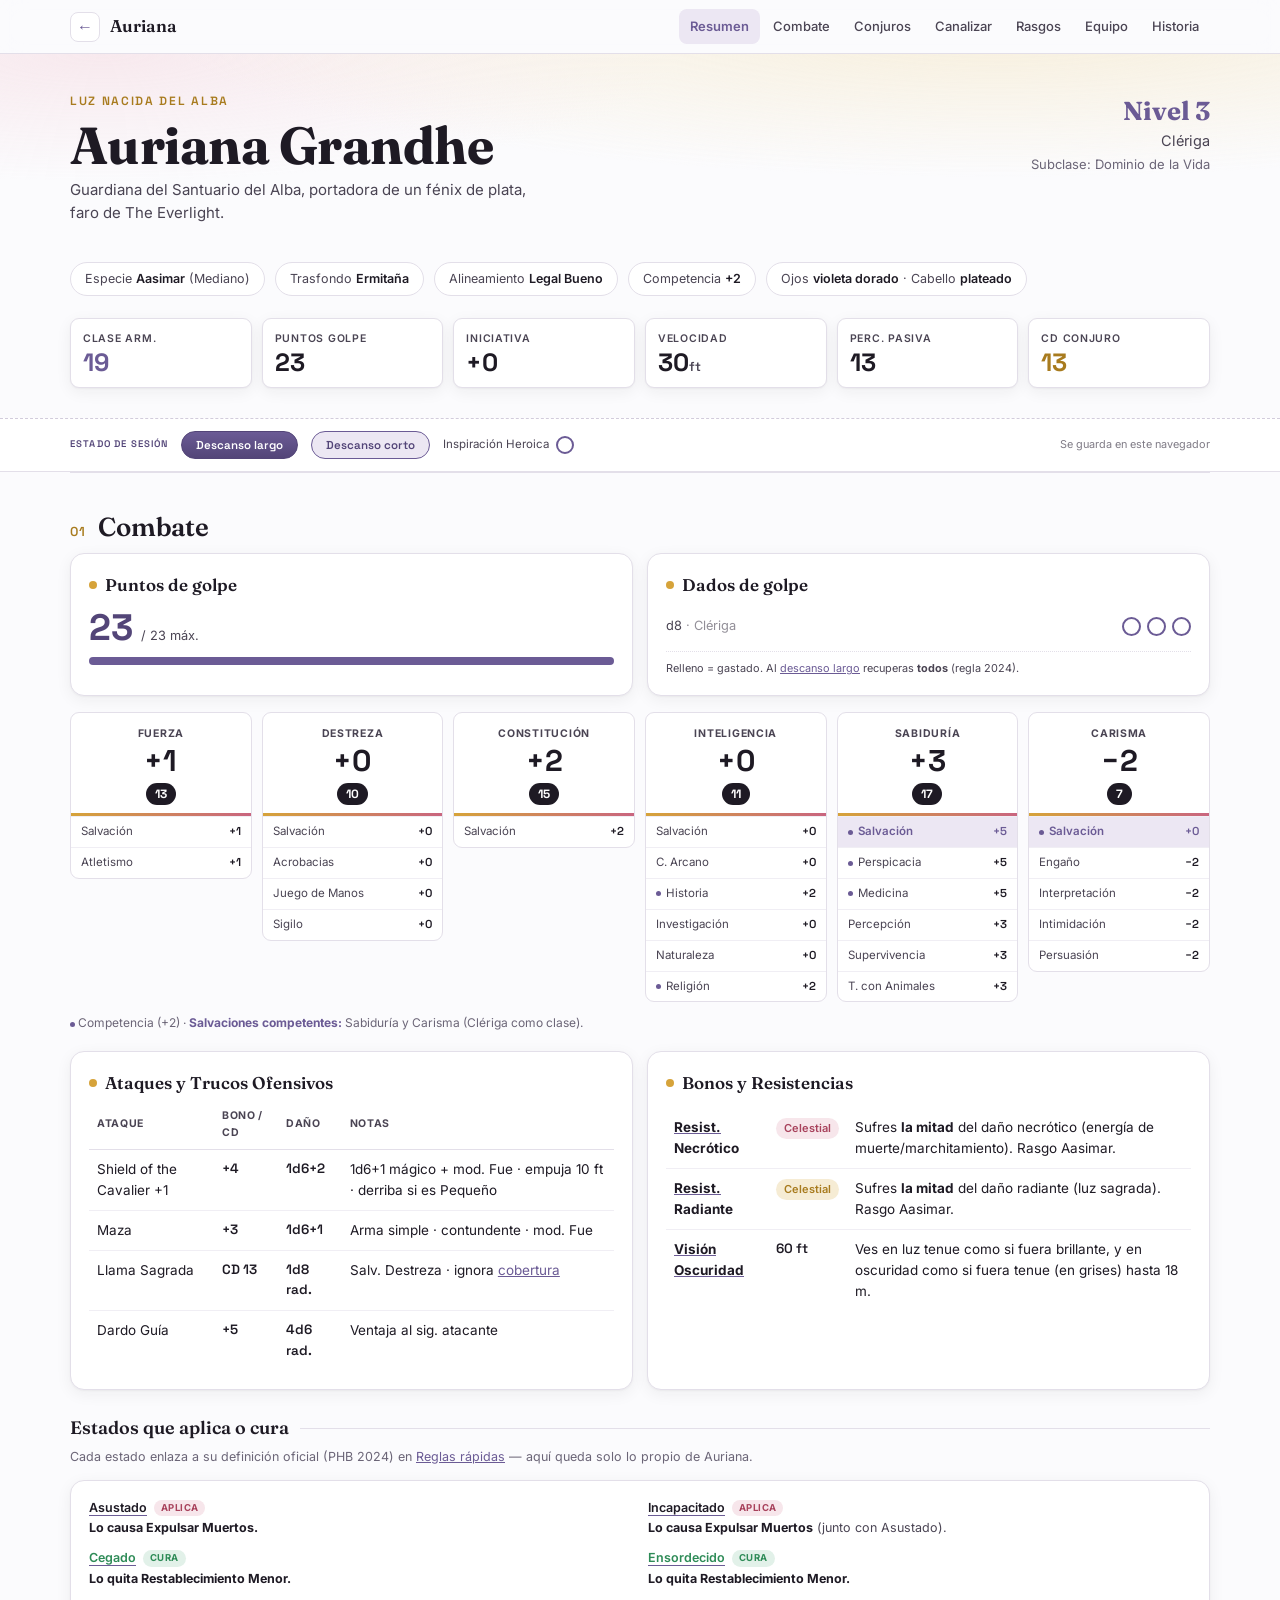
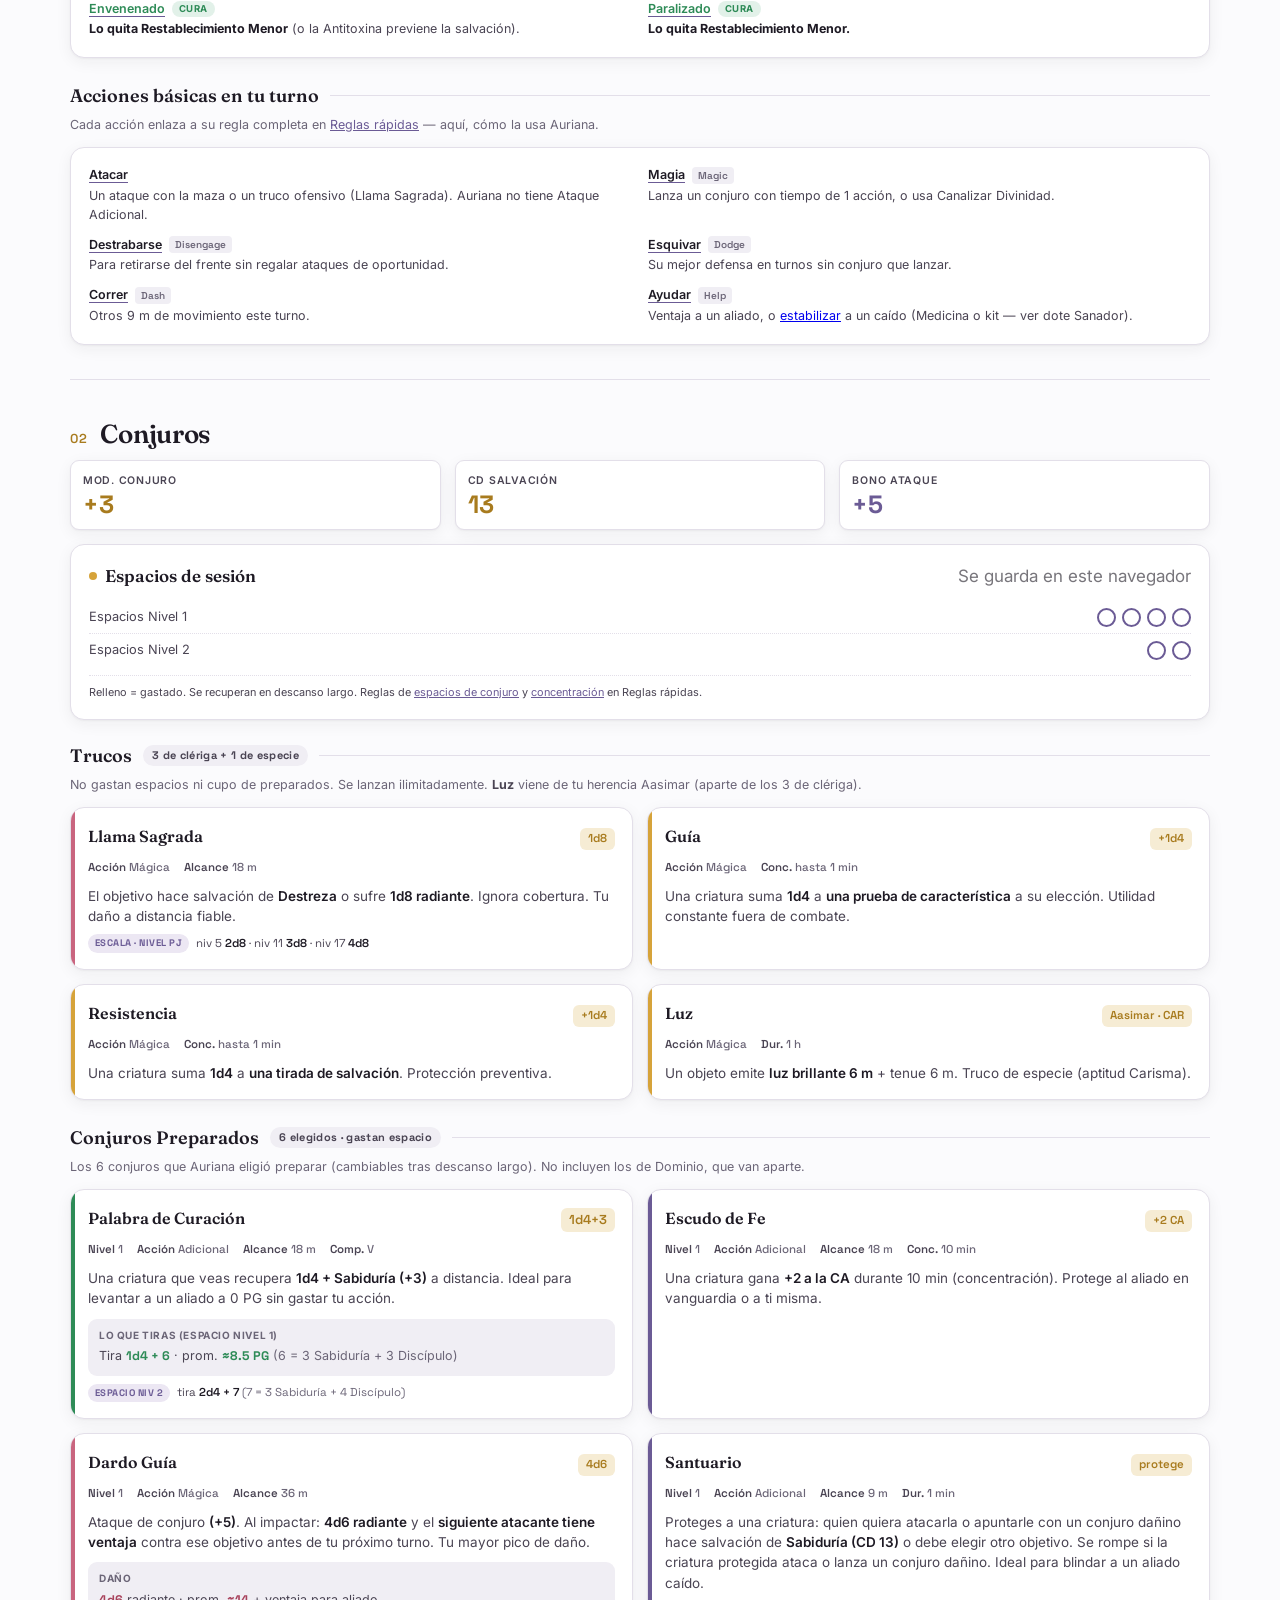
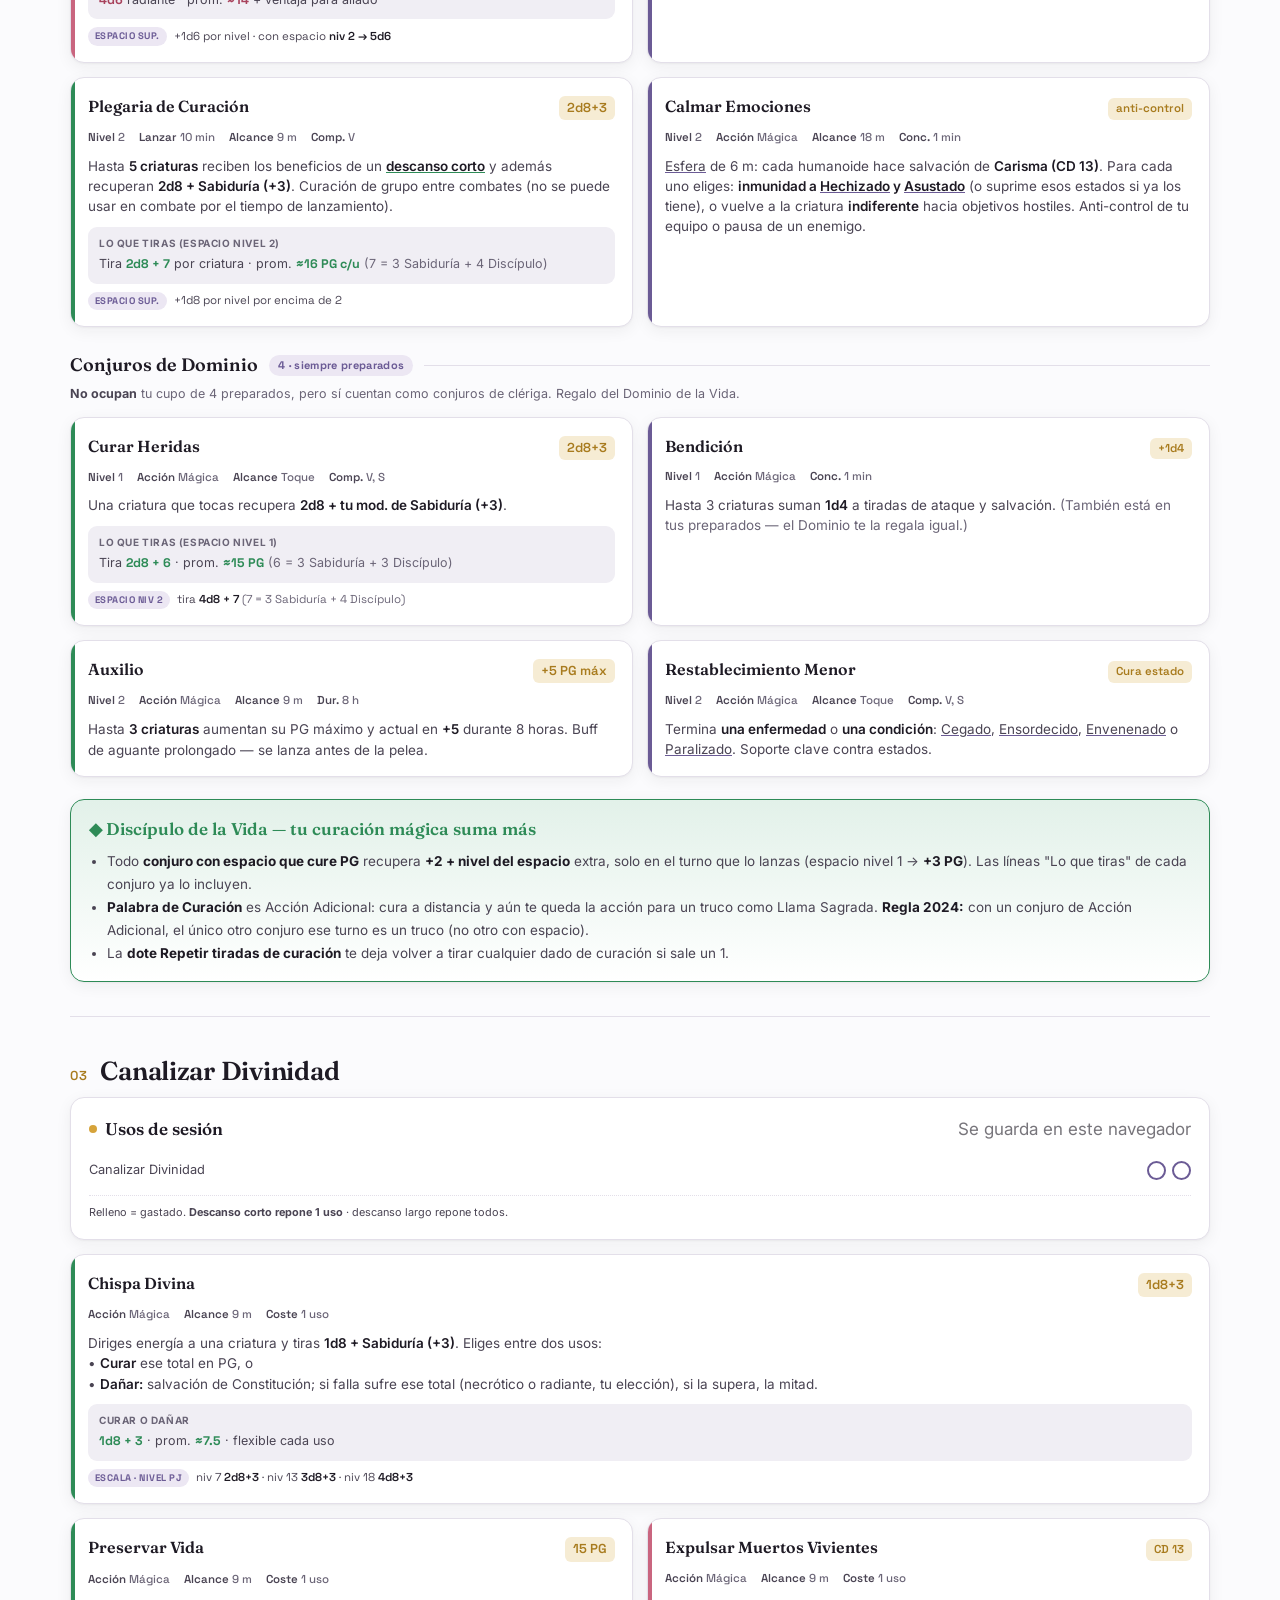
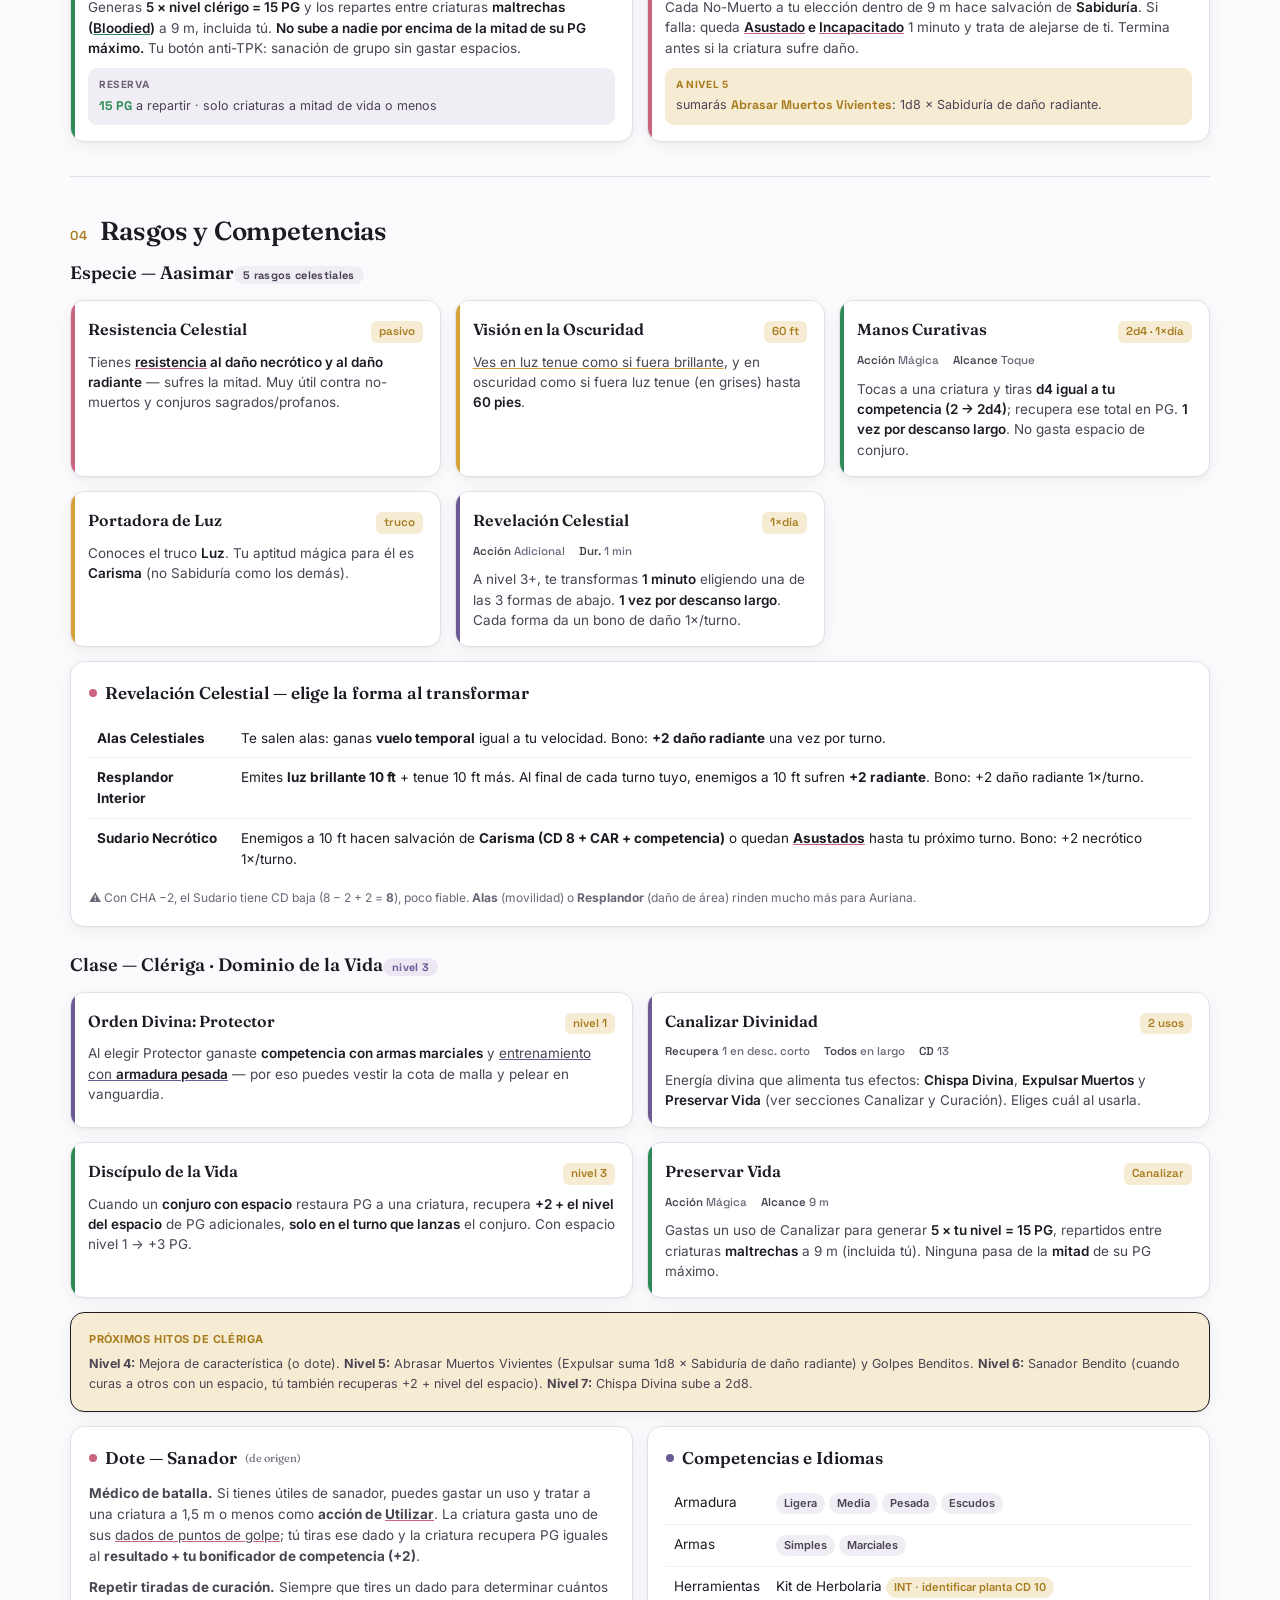
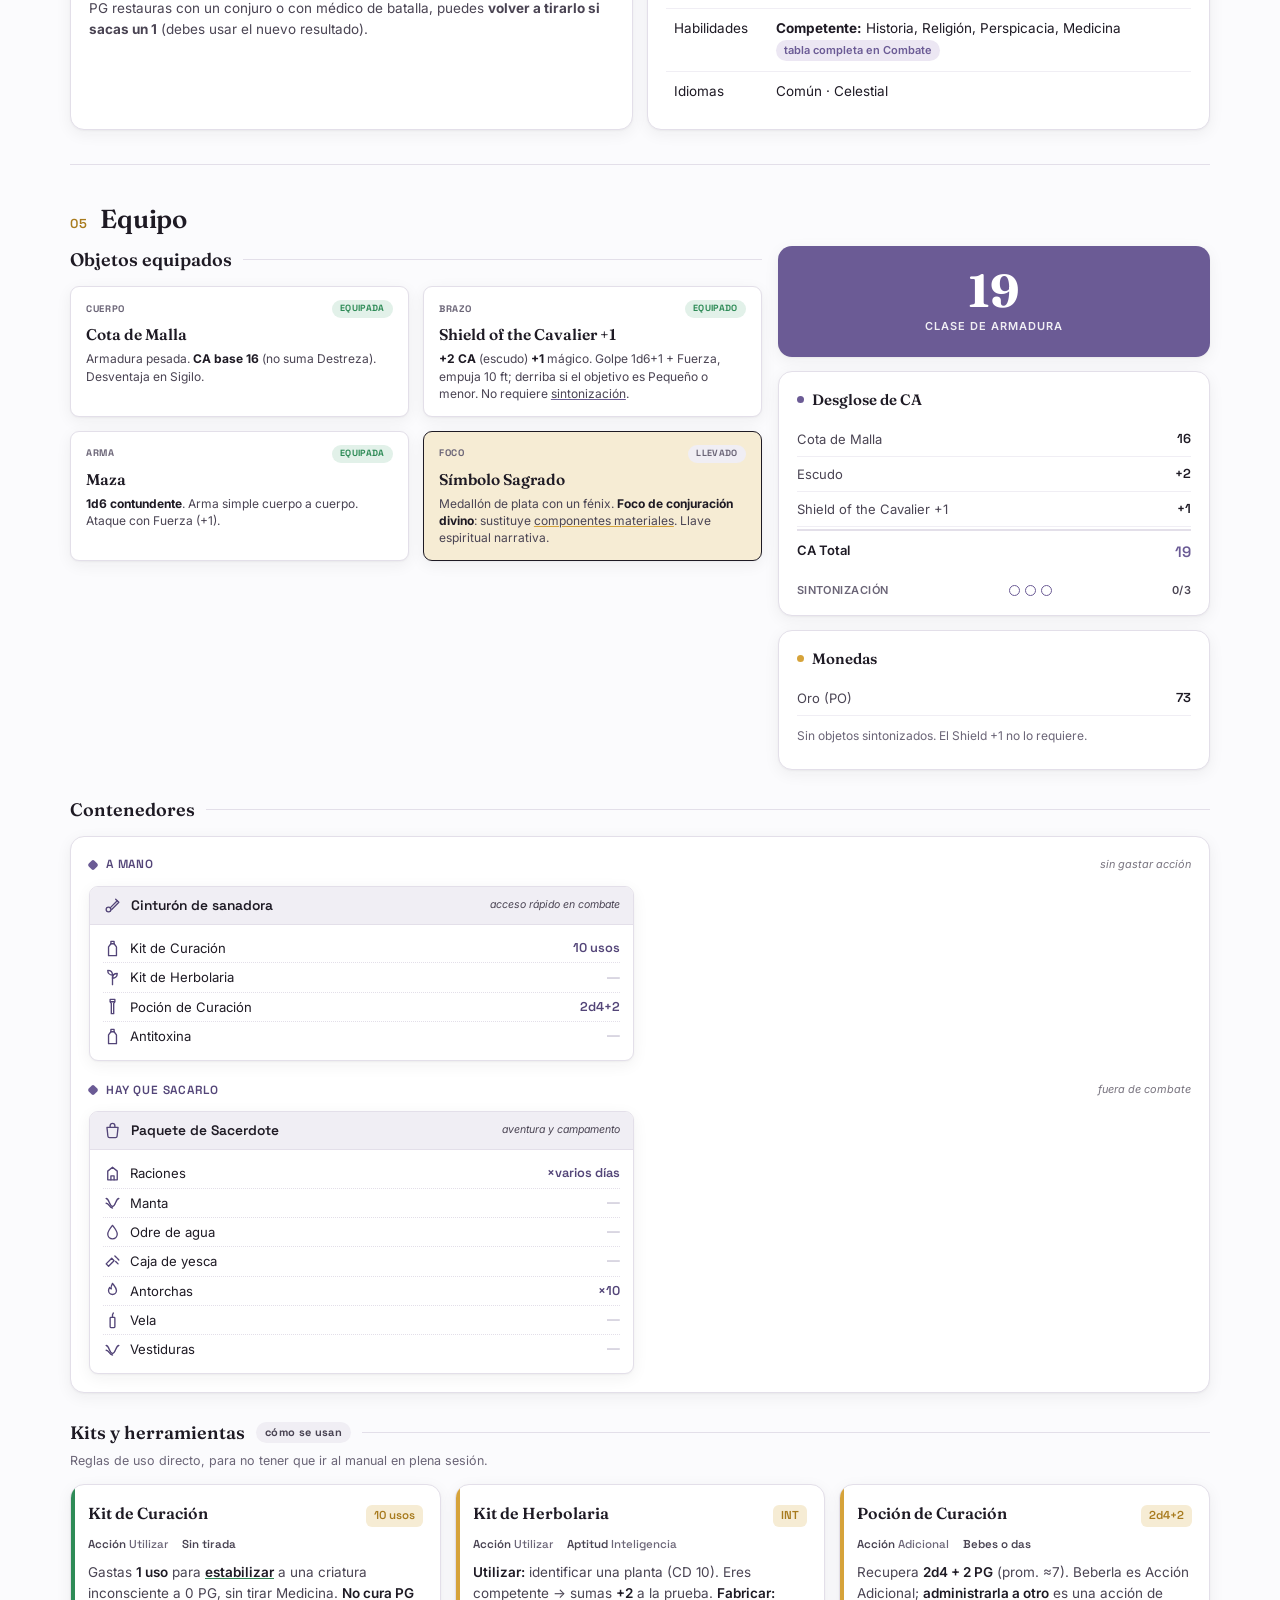
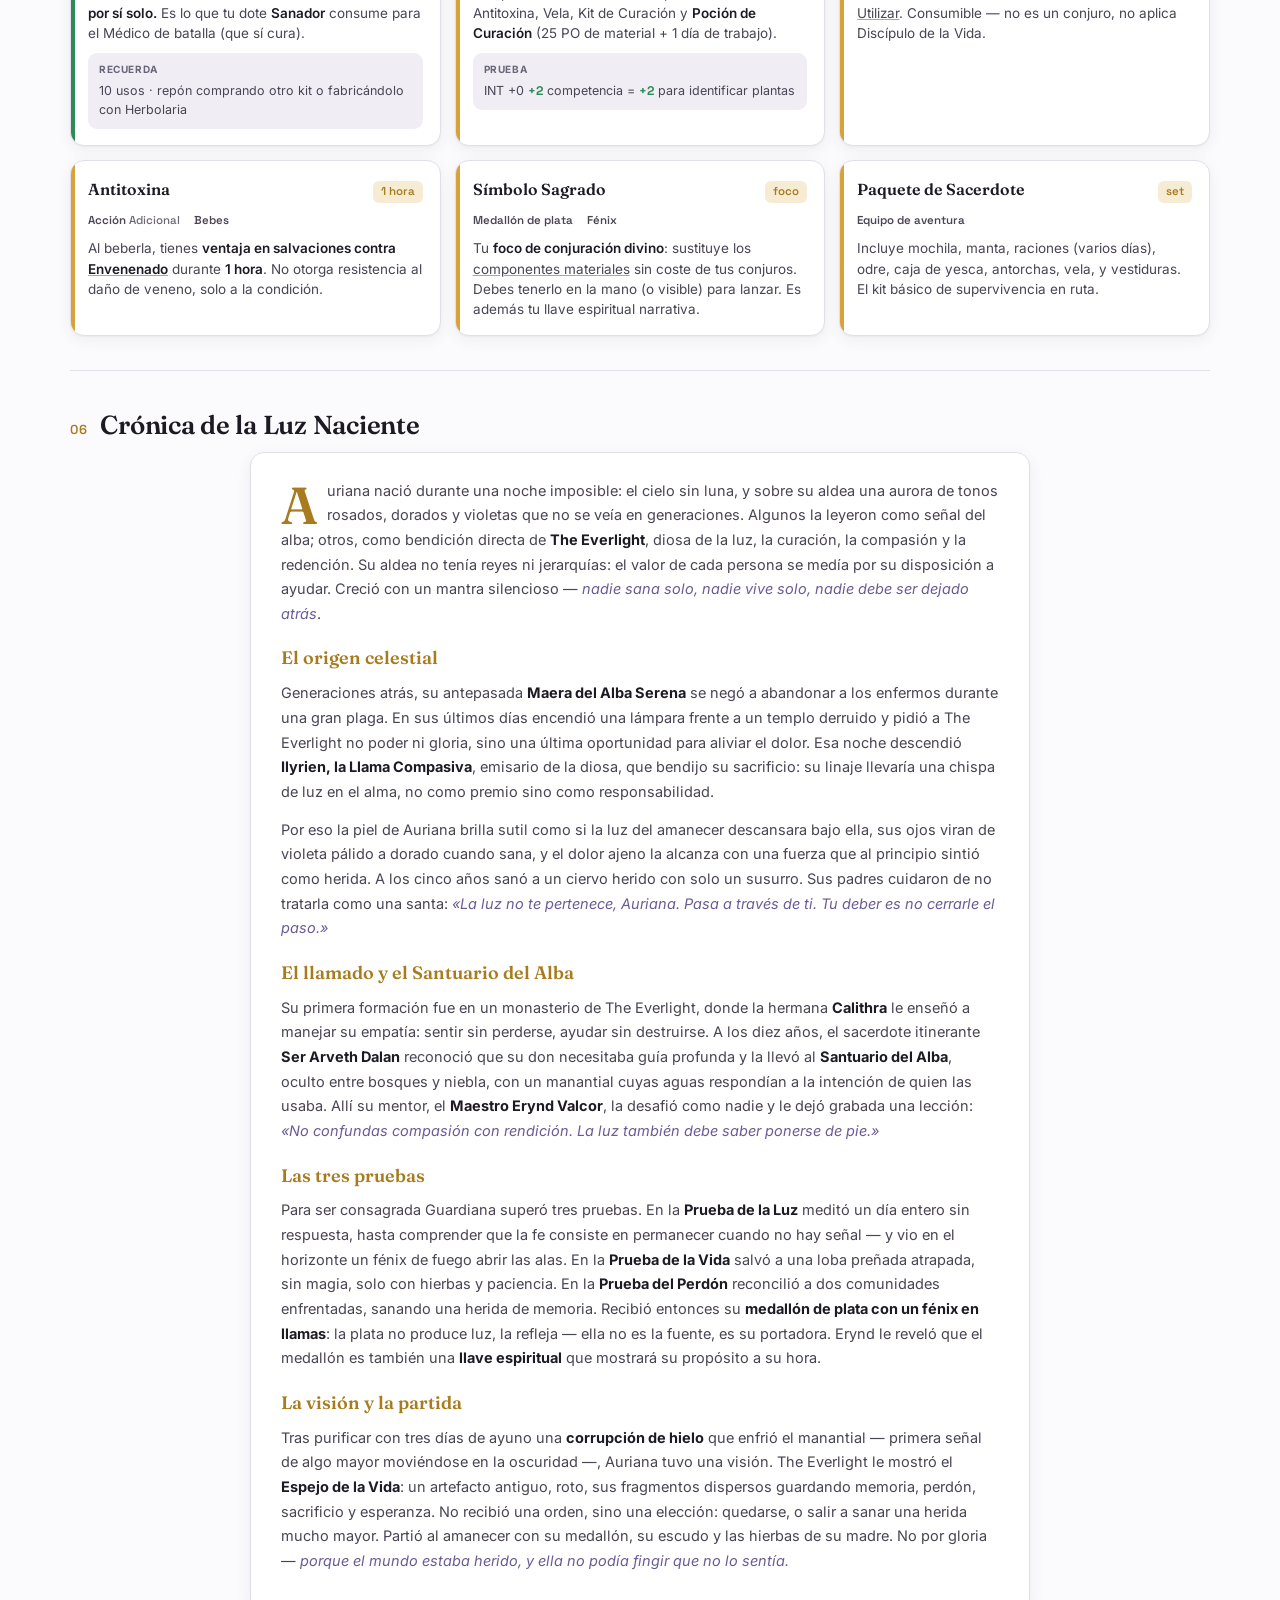
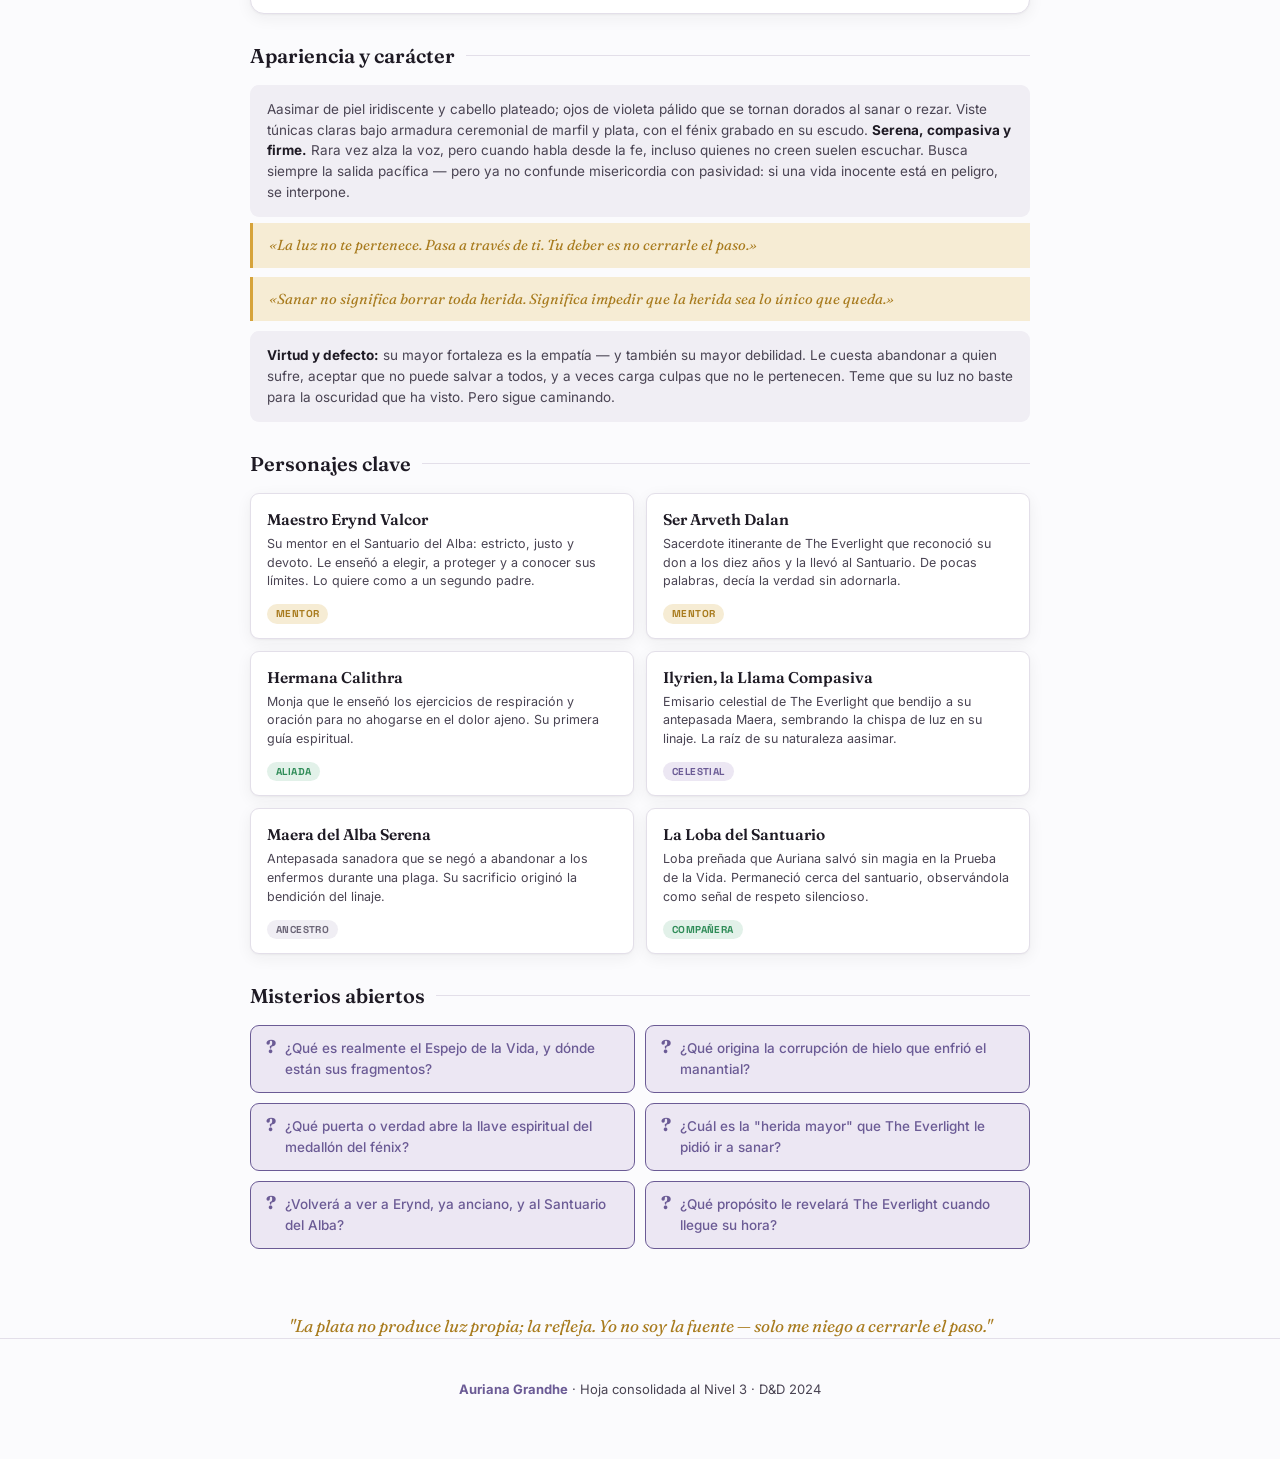
<file: lucho/auriana.html>
<!DOCTYPE html>
<html lang="es">
<head>
<meta charset="UTF-8">
<meta name="viewport" content="width=device-width, initial-scale=1.0">
<title>Auriana Grandhe — Hoja de Personaje</title>
<link rel="preconnect" href="https://fonts.googleapis.com">
<link rel="preconnect" href="https://fonts.gstatic.com" crossorigin>
<link href="https://fonts.googleapis.com/css2?family=Fraunces:ital,opsz,wght@0,9..144,400;0,9..144,600;0,9..144,700;1,9..144,500&family=Inter:wght@400;500;600;700&family=Space+Grotesk:wght@500;600;700&display=swap" rel="stylesheet">
<style>
  :root{
    --paper:#FBFBFD; --ink:#1E1A24; --ink-2:#4A4453; --ink-3:#6B6577;
    --gold:#D6A33A; --gold-d:#A87B1E; --gold-soft:#F6ECD4;
    --rose:#C9657F; --rose-d:#A8425C; --rose-soft:#F7E6EB;
    --violet:#6B5B95; --violet-d:#534578; --violet-soft:#ECE7F3;
    --dawn:#E8B7A0; --dawn-soft:#FBEDE5;
    --mist:#F0EEF4; --line:#E3DFE9; --line-2:#D2CCDC;
    --bad:#C04A3E; --good:#2E8B57; --good-soft:#E2F1E9;
    --shadow:0 1px 2px rgba(30,26,36,.04),0 4px 16px rgba(30,26,36,.06);
    --shadow-lg:0 2px 8px rgba(30,26,36,.06),0 12px 36px rgba(30,26,36,.10);
    --r:14px; --r-sm:9px;
    --nav-h:54px;
  }
  *{box-sizing:border-box;margin:0;padding:0}
  html{scroll-behavior:smooth;scroll-padding-top:calc(var(--nav-h) + 14px)}
  body{font-family:'Inter',system-ui,sans-serif;background:var(--paper);color:var(--ink);
    line-height:1.55;font-size:15px;-webkit-font-smoothing:antialiased}
  .wrap{max-width:1180px;margin:0 auto;padding:0 20px}

  /* NAV */
  .nav{position:sticky;top:0;z-index:50;height:var(--nav-h);
    background:rgba(251,251,253,.82);backdrop-filter:blur(12px);border-bottom:1px solid var(--line)}
  .nav .wrap{display:flex;align-items:center;gap:18px;height:100%}
  .brand{display:flex;align-items:center;gap:10px;font-family:'Fraunces',serif;
    font-weight:600;font-size:17px;color:var(--ink);text-decoration:none;white-space:nowrap}
  .brand .back{display:inline-flex;align-items:center;justify-content:center;width:30px;height:30px;
    border-radius:8px;border:1px solid var(--line);color:var(--violet);background:#fff;transition:.18s;font-size:16px}
  .brand .back:hover{background:var(--violet);color:#fff;border-color:var(--violet)}
  .navlinks{display:flex;gap:2px;margin-left:auto;overflow-x:auto;scrollbar-width:none}
  .navlinks::-webkit-scrollbar{display:none}
  .navlinks a{font-size:13px;font-weight:500;color:var(--ink-2);text-decoration:none;
    padding:7px 11px;border-radius:8px;white-space:nowrap;transition:.15s}
  .navlinks a:hover{background:var(--mist);color:var(--ink)}
  .navlinks a.active{background:var(--violet-soft);color:var(--violet);font-weight:600}

  /* HERO */
  .hero{position:relative;padding:38px 0 30px;overflow:hidden}
  .hero::before{content:"";position:absolute;inset:0;z-index:0;
    background:radial-gradient(120% 80% at 78% -10%,var(--gold-soft) 0%,transparent 55%),
      radial-gradient(90% 70% at 8% 0%,var(--rose-soft) 0%,transparent 50%);opacity:.85}
  /* Motas de luz del alba ascendentes */
  .motes{position:absolute;inset:0;z-index:0;overflow:hidden;pointer-events:none}
  .mote{position:absolute;bottom:-14px;border-radius:50%;
    background:radial-gradient(circle,rgba(231,184,95,1) 0%,rgba(231,184,95,.55) 40%,transparent 72%);
    box-shadow:0 0 8px 2px rgba(231,184,95,.45);
    animation:rise linear infinite;opacity:0}
  @keyframes rise{
    0%{transform:translateY(0) translateX(0) scale(.5);opacity:0}
    10%{opacity:1}
    75%{opacity:.85}
    100%{transform:translateY(-300px) translateX(var(--drift,14px)) scale(1.1);opacity:0}
  }
  @media(prefers-reduced-motion:reduce){.motes{display:none}}
  .hero .wrap{position:relative;z-index:1}
  .eyebrow{font-family:'Space Grotesk',monospace;font-size:12px;font-weight:600;
    letter-spacing:.14em;text-transform:uppercase;color:var(--gold-d);margin-bottom:8px}
  .hero h1{font-family:'Fraunces',serif;font-weight:700;font-size:clamp(34px,6vw,52px);
    line-height:1.02;letter-spacing:-.01em;color:var(--ink);margin-bottom:6px}
  .hero .sub{font-size:15px;color:var(--ink-2);max-width:52ch;margin-bottom:20px}
  .hero .sub b{color:var(--violet);font-weight:600}

  /* Cabecera estilo Usoryn: título izq + nivel/clase der */
  .hero-head{display:flex;justify-content:space-between;align-items:flex-start;gap:24px;flex-wrap:wrap}
  .hero-head .hh-left{flex:1;min-width:280px}
  .hero-head .hh-right{text-align:right;flex-shrink:0;padding-top:6px}
  .hh-right .lvl-n{font-family:'Fraunces',serif;font-weight:700;font-size:26px;line-height:1;color:var(--violet)}
  .hh-right .cls-main{font-size:14.5px;color:var(--ink-2);margin-top:6px}
  .hh-right .cls-sub{font-size:13px;color:var(--ink-3);margin-top:2px}

  /* Chips de metadatos */
  .meta-chips{display:flex;gap:10px;flex-wrap:wrap;margin:18px 0 22px}
  .chip{font-size:12.5px;color:var(--ink-2);background:#fff;border:1px solid var(--line);
    border-radius:20px;padding:6px 14px}
  .chip b{color:var(--ink);font-weight:600}

  .tiles{display:grid;grid-template-columns:repeat(6,1fr);gap:10px}
  .tile{background:#fff;border:1px solid var(--line);border-radius:var(--r-sm);
    padding:12px;box-shadow:var(--shadow);position:relative}
  .tile .lbl{font-size:10.5px;font-weight:600;letter-spacing:.07em;text-transform:uppercase;
    color:var(--ink-2);margin-bottom:3px}
  .tile .val{font-family:'Space Grotesk',monospace;font-weight:700;font-size:25px;line-height:1;color:var(--ink)}
  .tile .val small{font-size:13px;font-weight:600;color:var(--ink-2)}
  .tile.accent .val{color:var(--violet)} .tile.gold .val{color:var(--gold-d)} .tile.good .val{color:var(--good)}

  /* SECTIONS */
  section{padding:34px 0;border-top:1px solid var(--line)}
  .sec-head{display:flex;align-items:baseline;gap:13px;margin-bottom:6px}
  .sec-head .n{font-family:'Space Grotesk',monospace;font-size:13px;font-weight:600;color:var(--gold-d);letter-spacing:.05em}
  .sec-head h2{font-family:'Fraunces',serif;font-weight:600;font-size:26px;letter-spacing:-.01em;color:var(--ink)}
  .sec-head .hint{margin-left:auto;font-size:12.5px;color:var(--ink-2);max-width:34ch;text-align:right}
  .sec-intro{font-size:14px;color:var(--ink-2);max-width:70ch;margin-bottom:20px}

  .grid{display:grid;gap:14px}
  .g2{grid-template-columns:repeat(2,1fr)} .g3{grid-template-columns:repeat(3,1fr)} .g4{grid-template-columns:repeat(4,1fr)}

  .card{background:#fff;border:1px solid var(--line);border-radius:var(--r);padding:18px;box-shadow:var(--shadow)}

  /* Definiciones (estados, acciones) estilo Darvin */
  .defs{display:grid;grid-template-columns:repeat(2,1fr);gap:11px 16px}
  .def{font-size:12.5px;line-height:1.5}
  .def dt{font-weight:600;color:var(--ink);margin-bottom:2px;display:flex;align-items:center;gap:7px}
  .def dt a{color:inherit;text-decoration:underline;text-decoration-color:var(--violet);text-underline-offset:3px}
  .def dt a:hover{color:var(--violet)}
  .def dt .en{font-family:'Space Grotesk',monospace;font-size:10px;font-weight:600;color:var(--ink-3);
    background:var(--mist);padding:1px 6px;border-radius:4px;text-transform:none;letter-spacing:0}
  .def dd{color:var(--ink-2);margin:0}
  .def dd b{color:var(--ink)}
  .def.cure dt{color:var(--good)} .def.cure dt .tag{font-size:9.5px;font-weight:700;letter-spacing:.04em;
    text-transform:uppercase;background:var(--good-soft);color:var(--good);padding:1px 7px;border-radius:20px}
  .def.apply dt .tag{font-size:9.5px;font-weight:700;letter-spacing:.04em;text-transform:uppercase;
    background:var(--rose-soft);color:var(--rose-d);padding:1px 7px;border-radius:20px}
  @media(max-width:680px){.defs{grid-template-columns:1fr}}

  .card h3{font-family:'Fraunces',serif;font-weight:600;font-size:17px;margin-bottom:12px;display:flex;align-items:center;gap:8px}
  .card h3 .dot{width:8px;height:8px;border-radius:50%;background:var(--gold);flex-shrink:0}

  /* ABILITY BLOCKS — estilo Usoryn/Darvin (con habilidades dentro) */
  .abils{display:grid;grid-template-columns:repeat(6,1fr);gap:10px;align-items:start}
  .abil{background:#fff;border:1px solid var(--line);border-radius:var(--r-sm);
    overflow:hidden;display:flex;flex-direction:column}
  .abil .ab-top{padding:13px 10px 11px;text-align:center;position:relative}
  .abil .ab-top::after{content:"";position:absolute;left:0;right:0;bottom:0;height:3px;background:linear-gradient(90deg,var(--gold),var(--rose))}
  .abil .name{font-size:10.5px;font-weight:700;letter-spacing:.07em;text-transform:uppercase;color:var(--ink-2)}
  .abil .mod{font-family:'Space Grotesk',monospace;font-weight:700;font-size:30px;line-height:1.05;color:var(--ink);margin:3px 0 4px}
  .abil .score{display:inline-block;font-family:'Space Grotesk',monospace;font-size:12px;font-weight:700;
    color:#fff;background:var(--ink);padding:2px 9px;border-radius:20px}
  .abil .ab-list{display:flex;flex-direction:column}
  .abil .ab-row{display:flex;justify-content:space-between;align-items:center;gap:6px;
    padding:6px 10px;font-size:11.5px;border-top:1px solid var(--mist)}
  .abil .ab-row .rn{color:var(--ink-2);display:flex;align-items:center;gap:5px}
  .abil .ab-row .rv{font-family:'Space Grotesk',monospace;font-weight:600;color:var(--ink);flex-shrink:0}
  .abil .ab-row.sv{background:var(--violet-soft)}
  .abil .ab-row.sv .rn{color:var(--violet);font-weight:600} .abil .ab-row.sv .rv{color:var(--violet)}
  .abil .ab-row .pc{width:5px;height:5px;border-radius:50%;background:var(--violet);flex-shrink:0}
  .abil .ab-row .pc.exp{background:var(--gold-d)}
  .abil .ab-note{padding:7px 10px;font-size:10.5px;color:var(--ink-3);border-top:1px solid var(--mist);font-style:italic}

  table{width:100%;border-collapse:collapse;font-size:13.5px}
  th{text-align:left;font-size:10.5px;font-weight:700;letter-spacing:.06em;text-transform:uppercase;
    color:var(--ink-2);padding:0 8px 8px;border-bottom:1px solid var(--line)}
  td{padding:9px 8px;border-bottom:1px solid var(--mist);vertical-align:top}
  tr:last-child td{border-bottom:none}
  .mono{font-family:'Space Grotesk',monospace;font-weight:600}
  .pill{display:inline-block;font-size:11px;font-weight:600;padding:2px 8px;border-radius:20px;background:var(--mist);color:var(--ink-2);margin:1px 0}
  .pill.gold{background:var(--gold-soft);color:var(--gold-d)} .pill.rose{background:var(--rose-soft);color:var(--rose-d)}
  .pill.violet{background:var(--violet-soft);color:var(--violet)} .pill.good{background:var(--good-soft);color:var(--good)}

  /* SPELL / FEATURE CARDS */
  .fcard{background:#fff;border:1px solid var(--line);border-radius:var(--r);padding:16px 17px;box-shadow:var(--shadow);
    position:relative;overflow:hidden}
  .fcard::before{content:"";position:absolute;left:0;top:0;bottom:0;width:4px;background:var(--gold)}
  .fcard.heal::before{background:var(--good)} .fcard.buff::before{background:var(--violet)}
  .fcard.dmg::before{background:var(--rose)} .fcard.util::before{background:var(--gold)}
  .fcard .ftop{display:flex;align-items:baseline;gap:8px;flex-wrap:wrap;margin-bottom:9px}
  .fcard .fname{font-family:'Fraunces',serif;font-weight:600;font-size:16px}
  .fcard .fmeta{font-family:'Space Grotesk',monospace;font-size:11.5px;font-weight:600;color:var(--gold-d);
    margin-left:auto;background:var(--gold-soft);padding:2px 8px;border-radius:6px;white-space:nowrap}
  .fcard .fmeta.big{font-size:13px}
  .frow{display:flex;gap:14px;flex-wrap:wrap;font-size:11.5px;color:var(--ink-3);margin-bottom:9px;
    font-family:'Space Grotesk',monospace;font-weight:500}
  .frow span b{color:var(--ink-2);font-weight:600}
  .fcard .fdesc{font-size:13.5px;color:var(--ink-2);line-height:1.5}
  .fcard .fdesc b{color:var(--ink);font-weight:600}
  .fcalc{margin-top:10px;padding:9px 11px;background:var(--mist);border-radius:var(--r-sm);
    font-size:12.5px;color:var(--ink-2)}
  .fcalc .lab{font-size:10px;font-weight:700;letter-spacing:.06em;text-transform:uppercase;color:var(--ink-3);display:block;margin-bottom:3px}
  .fcalc b{font-family:'Space Grotesk',monospace;color:var(--good);font-weight:700}
  .fcalc.dmg b{color:var(--rose-d)}

  /* Línea de escalado (trucos por nivel, conjuros por espacio) */
  .fscale{margin-top:8px;display:flex;align-items:center;gap:7px;flex-wrap:wrap;
    font-size:11.5px;color:var(--ink-2);font-family:'Space Grotesk',monospace}
  .fscale .stag{font-size:9.5px;font-weight:700;letter-spacing:.05em;text-transform:uppercase;
    background:var(--sky-soft,var(--violet-soft));color:var(--violet);padding:2px 7px;border-radius:20px;flex-shrink:0}
  .fscale .sval{color:var(--ink-2)}
  .fscale .sval b{color:var(--ink);font-weight:600}

  .callout{background:linear-gradient(180deg,var(--good-soft),#fff);border:1px solid var(--good);
    border-radius:var(--r);padding:16px 18px;box-shadow:var(--shadow)}
  .callout h3{font-family:'Fraunces',serif;font-weight:600;font-size:17px;color:var(--good);margin-bottom:8px}
  .callout p{font-size:13.5px;color:var(--ink-2)} .callout b{color:var(--ink)}

  /* Panel de espacios de conjuro */
  .slots{display:flex;gap:12px;flex-wrap:wrap;background:#fff;border:1px solid var(--line);
    border-radius:var(--r);padding:14px 16px;box-shadow:var(--shadow);align-items:center}
  .slot-grp{display:flex;align-items:center;gap:10px}
  .slot-grp .sl-lbl{font-family:'Space Grotesk',monospace;font-size:12px;font-weight:600;
    text-transform:uppercase;letter-spacing:.04em;color:var(--ink-2)}
  .slot-grp .pips{display:flex;gap:4px}
  .pip{width:15px;height:15px;border:1.5px solid var(--violet);background:var(--violet-soft);
    transform:rotate(45deg);border-radius:2px}
  .slot-grp .ct{font-family:'Space Grotesk',monospace;font-size:13px;font-weight:700;color:var(--violet)}
  .slot-div{width:1px;height:26px;background:var(--line)}

  /* EQUIPO estilo Usoryn/Darvin */
  .eq-card{background:#fff;border:1px solid var(--line);border-radius:var(--r-sm);padding:13px 15px;box-shadow:var(--shadow)}
  .eq-card .eq-head{display:flex;justify-content:space-between;align-items:center;margin-bottom:5px}
  .eq-card .eq-slot{font-family:'Space Grotesk',monospace;font-size:9.5px;font-weight:700;
    letter-spacing:.07em;text-transform:uppercase;color:var(--ink-3)}
  .eq-card .eq-badge{font-family:'Space Grotesk',monospace;font-size:9px;font-weight:700;letter-spacing:.04em;
    text-transform:uppercase;padding:2px 8px;border-radius:20px;background:var(--good-soft);color:var(--good)}
  .eq-card .eq-badge.att{background:var(--violet-soft);color:var(--violet)}
  .eq-card .eq-badge.no{background:var(--mist);color:var(--ink-3)}
  .eq-card .eq-name{font-family:'Fraunces',serif;font-weight:600;font-size:15.5px;color:var(--ink);margin-bottom:3px}
  .eq-card .eq-desc{font-size:12px;color:var(--ink-2);line-height:1.45}
  .eq-card .eq-desc b{color:var(--ink)}
  .eq-card.special{background:var(--gold-soft);border-color:var(--gold-l)}

  /* Panel de CA */
  .ca-big{background:var(--violet);color:#fff;border-radius:var(--r);padding:22px;text-align:center;box-shadow:var(--shadow)}
  .ca-big .ca-n{font-family:'Fraunces',serif;font-weight:700;font-size:46px;line-height:1}
  .ca-big .ca-l{font-size:11px;font-weight:600;letter-spacing:.09em;text-transform:uppercase;margin-top:4px;opacity:.9}
  .ca-panel{background:#fff;border:1px solid var(--line);border-radius:var(--r);padding:16px 18px;box-shadow:var(--shadow);margin-top:14px}
  .ca-panel h3{font-family:'Fraunces',serif;font-weight:600;font-size:15px;margin-bottom:11px;display:flex;align-items:center;gap:8px}
  .ca-panel h3 .dot{width:7px;height:7px;border-radius:50%;background:var(--violet);flex-shrink:0}
  .ca-row{display:flex;justify-content:space-between;padding:7px 0;border-bottom:1px solid var(--mist);font-size:13px;color:var(--ink-2)}
  .ca-row .v{font-family:'Space Grotesk',monospace;font-weight:600;color:var(--ink)}
  .ca-row.total{border-bottom:none;border-top:2px solid var(--line);margin-top:2px;padding-top:9px;font-weight:600;color:var(--ink)}
  .ca-row.total .v{color:var(--violet);font-size:15px}
  .att-row{display:flex;justify-content:space-between;align-items:center;margin-top:11px;font-size:11px;
    font-weight:600;letter-spacing:.04em;text-transform:uppercase;color:var(--ink-3)}
  .att-dots{display:flex;gap:5px}
  .att-dots .ad{width:11px;height:11px;border-radius:50%;border:1.5px solid var(--violet)}
  .att-dots .ad.on{background:var(--violet)}

  /* Contenedores */
  .cont{background:#fff;border:1px solid var(--line);border-radius:var(--r);padding:15px 17px;box-shadow:var(--shadow);margin-bottom:12px}
  .cont .cont-head{display:flex;justify-content:space-between;align-items:baseline;margin-bottom:11px;gap:10px}
  .cont .cont-name{font-family:'Fraunces',serif;font-weight:600;font-size:15px;color:var(--ink);display:flex;align-items:center;gap:8px}
  .cont .cont-tag{font-size:11.5px;color:var(--ink-3);font-style:italic}
  .cont .chips{display:flex;gap:8px;flex-wrap:wrap}
  .cont .ic{font-size:12px;color:var(--ink-2);background:var(--paper);border:1px solid var(--line);border-radius:20px;padding:5px 12px}
  .cont .ic b{color:var(--ink);font-weight:600}
  .cont .ic small{color:var(--ink-3)}


  /* Separador de grupo de conjuros con contador */
  .grp-head{margin:8px 0 13px}
  .grp-head .gh-row{display:flex;align-items:center;gap:11px}
  .grp-head .gt{font-family:'Fraunces',serif;font-weight:600;font-size:18px;color:var(--ink)}
  .grp-head .gc{font-family:'Space Grotesk',monospace;font-size:11px;font-weight:700;
    background:var(--mist);color:var(--ink-2);padding:2px 9px;border-radius:20px;letter-spacing:.03em}
  .grp-head .gc.dom{background:var(--violet-soft);color:var(--violet)}
  .grp-head .gline{flex:1;height:1px;background:var(--line)}
  .grp-head .gh-note{font-size:12.5px;color:var(--ink-3);margin-top:5px}
  .grp-head .gh-note b{color:var(--ink-2)}
  .grp-head .gh-note a{color:var(--violet)}

  /* Grilla de habilidades */
  .skills{display:grid;grid-template-columns:repeat(3,1fr);gap:6px 14px}
  .skill{display:flex;align-items:center;gap:8px;padding:6px 10px;background:#fff;
    border:1px solid var(--line);border-radius:var(--r-sm);font-size:13px}
  .skill.prof{background:var(--violet-soft);border-color:var(--violet)}
  .skill .sk-mod{font-family:'Space Grotesk',monospace;font-weight:700;font-size:14px;
    color:var(--ink);min-width:26px;text-align:center}
  .skill.prof .sk-mod{color:var(--violet)}
  .skill .sk-name{flex:1;color:var(--ink-2)}
  .skill.prof .sk-name{color:var(--ink);font-weight:600}
  .skill .sk-ab{font-family:'Space Grotesk',monospace;font-size:10px;font-weight:600;
    color:var(--ink-3);text-transform:uppercase;letter-spacing:.03em}
  .skill .sk-star{color:var(--violet);font-size:11px}
  @media(max-width:760px){.skills{grid-template-columns:repeat(2,1fr)}}
  @media(max-width:480px){.skills{grid-template-columns:1fr}}

  /* Historia narrativa */
  .lore{max-width:780px;margin:0 auto}
  .lore .chronicle{background:#fff;border:1px solid var(--line);border-radius:var(--r);
    padding:26px 30px;box-shadow:var(--shadow);margin-bottom:18px}
  .lore .chronicle h3{font-family:'Fraunces',serif;font-weight:600;font-size:18px;color:var(--gold-d);
    margin:18px 0 9px}
  .lore .chronicle h3:first-child{margin-top:0}
  .lore .chronicle p{font-size:14.5px;color:var(--ink-2);margin-bottom:13px;line-height:1.7}
  .lore .chronicle p b{color:var(--ink)} .lore .chronicle p i{color:var(--violet)}
  .lore .chronicle p:first-of-type::first-letter{font-family:'Fraunces',serif;font-size:52px;
    font-weight:600;float:left;line-height:.8;margin:6px 9px 0 0;color:var(--gold-d)}

  .lore-sub{font-family:'Fraunces',serif;font-weight:600;font-size:20px;color:var(--ink);
    margin:26px 0 14px;display:flex;align-items:center;gap:11px}
  .lore-sub::after{content:"";flex:1;height:1px;background:var(--line)}

  /* Citas del personaje */
  .quotes{display:flex;flex-direction:column;gap:9px;margin-bottom:6px}
  .quote{background:var(--gold-soft);border-left:3px solid var(--gold);padding:11px 16px;
    font-family:'Fraunces',serif;font-style:italic;font-size:14.5px;color:var(--gold-d)}

  /* Tarjetas de personajes clave */
  .npcs{display:grid;grid-template-columns:repeat(2,1fr);gap:12px}
  .npc{background:#fff;border:1px solid var(--line);border-radius:var(--r-sm);padding:14px 16px;
    box-shadow:var(--shadow);position:relative}
  .npc .nn{font-family:'Fraunces',serif;font-weight:600;font-size:15.5px;color:var(--ink);margin-bottom:3px}
  .npc .nd{font-size:12.5px;color:var(--ink-2);line-height:1.5;margin-bottom:9px}
  .npc .nbadge{display:inline-block;font-family:'Space Grotesk',monospace;font-size:10px;font-weight:700;
    letter-spacing:.04em;text-transform:uppercase;padding:2px 9px;border-radius:20px}
  .npc .nbadge.aliada{background:var(--good-soft);color:var(--good)}
  .npc .nbadge.mentor{background:var(--gold-soft);color:var(--gold-d)}
  .npc .nbadge.celeste{background:var(--violet-soft);color:var(--violet)}
  .npc .nbadge.perdido{background:var(--mist);color:var(--ink-3)}
  .npc .nbadge.amenaza{background:var(--rose-soft);color:var(--rose-d)}

  /* Misterios abiertos */
  .mysteries{display:grid;grid-template-columns:repeat(2,1fr);gap:10px}
  .mystery{background:var(--violet-soft);border:1px solid var(--violet);border-radius:var(--r-sm);
    padding:12px 15px;font-size:13.5px;color:var(--violet);font-weight:500;display:flex;gap:9px;align-items:flex-start}
  .mystery .qm{font-family:'Fraunces',serif;font-weight:700;font-size:18px;line-height:1;flex-shrink:0}

  .motiv{background:var(--mist);border-radius:var(--r-sm);padding:14px 17px;margin-bottom:6px}
  .motiv b{color:var(--ink)}

  @media(max-width:680px){.npcs{grid-template-columns:1fr} .mysteries{grid-template-columns:1fr}}

  .footer{padding:40px 0 60px;text-align:center;color:var(--ink-2);font-size:13px;border-top:1px solid var(--line)}
  .footer b{color:var(--violet)}

  /* ---------- SISTEMA DE SESIÓN (base común de la mesa, paleta violeta/oro) ---------- */
  .statusbar{background:#fff;border-bottom:1px solid var(--line);border-top:1px dashed var(--line-2)}
  .statusbar .wrap{display:flex;align-items:center;gap:13px;flex-wrap:wrap;padding-top:12px;padding-bottom:12px}
  .sb-lbl{font-family:'Space Grotesk',monospace;font-size:.6rem;font-weight:600;letter-spacing:.12em;
    text-transform:uppercase;color:var(--violet-d)}
  .sb-rest{font-family:'Space Grotesk',monospace;font-size:.72rem;font-weight:600;border-radius:999px;
    padding:6px 14px;cursor:pointer;transition:.15s;-webkit-tap-highlight-color:transparent}
  .sb-rest.lg{color:#fff;background:linear-gradient(180deg,var(--violet),var(--violet-d));border:1px solid var(--violet-d)}
  .sb-rest.sm{color:var(--violet-d);background:var(--violet-soft);border:1px solid var(--violet)}
  .sb-rest:hover{filter:brightness(1.06)}
  .sb-insp{display:flex;align-items:center;gap:7px;font-size:.72rem;color:var(--ink-2)}
  .sb-pip{width:18px;height:18px;border-radius:50%;border:2px solid var(--violet);background:#fff;
    cursor:pointer;padding:0;transition:.12s;-webkit-tap-highlight-color:transparent}
  .sb-pip.spent{background:var(--violet);border-color:var(--violet-d);box-shadow:inset 0 0 0 3px #fff}
  .sb-save{font-size:.68rem;color:var(--ink-2);opacity:.7;margin-left:auto}
  @media(max-width:560px){.sb-save{display:none}}

  .hd-row{display:flex;align-items:center;justify-content:space-between;padding:6px 0;
    border-bottom:1px dotted var(--line);gap:10px;flex-wrap:wrap}
  .hd-row:last-of-type{border-bottom:none}
  .hd-lbl{font-size:.8rem;color:var(--ink-2)}
  .hd-pips{display:inline-flex;gap:6px;flex-wrap:wrap;max-width:220px}
  .hd-pip{width:19px;height:19px;border-radius:50%;border:2px solid var(--violet);background:#fff;
    cursor:pointer;padding:0;transition:.12s}
  .hd-pip.spent{background:var(--violet);border-color:var(--violet-d);box-shadow:inset 0 0 0 3px #fff}
  .hd-note{font-size:.68rem;color:var(--ink-2);margin-top:9px;padding-top:8px;border-top:1px dotted var(--line)}
  .hp-num{font-family:'Space Grotesk',monospace;font-weight:700;font-size:2.3rem;color:var(--violet-d);line-height:1}
  .hp-bar{height:8px;background:var(--mist);border-radius:4px;margin-top:10px;overflow:hidden}
  .hp-bar i{display:block;height:100%;background:var(--violet)}

  .icn{width:19px;height:19px;flex:none;color:var(--violet-d)}
  .icn svg{display:block;width:100%;height:100%}
  .zone{margin-bottom:20px}
  .zone:last-child{margin-bottom:0}
  .zone-head{display:flex;align-items:center;gap:9px;margin-bottom:12px}
  .zone-dot{width:8px;height:8px;border-radius:2px;transform:rotate(45deg);background:var(--violet);flex:none}
  .zone-name{font-family:'Space Grotesk',monospace;font-size:.74rem;font-weight:600;letter-spacing:.07em;
    text-transform:uppercase;color:var(--violet-d)}
  .zone-sub{font-size:.68rem;color:var(--ink-2);opacity:.75;font-style:italic;margin-left:auto}
  .zone-grid{display:grid;grid-template-columns:1fr;gap:12px}
  @media(min-width:600px){.zone-grid{grid-template-columns:1fr 1fr}}
  .container{background:#fff;border:1px solid var(--line);border-radius:var(--r-sm);overflow:hidden;
    box-shadow:var(--shadow);height:100%}
  .container .chd{background:var(--mist);padding:8px 13px;display:flex;align-items:center;gap:9px;
    border-bottom:1px solid var(--line)}
  .container .cn{font-family:'Space Grotesk',monospace;font-weight:600;font-size:.86rem}
  .container .cd{font-size:.66rem;color:var(--ink-2);margin-left:auto;font-style:italic}
  .container .cb{padding:9px 13px}
  .ci-line{display:flex;align-items:center;gap:8px;padding:4px 0;border-bottom:1px dotted var(--line)}
  .ci-line:last-child{border-bottom:none}
  .ci-line .cin{font-size:.82rem;flex:1}
  .ci-line .ciq{font-family:'Space Grotesk',monospace;font-size:.8rem;font-weight:600;color:var(--violet-d);white-space:nowrap}
  .ci-line .ciq.none{opacity:.4;font-weight:400;font-family:'Inter',sans-serif}

  @media(max-width:820px){.tiles{grid-template-columns:repeat(3,1fr)} .abils{grid-template-columns:repeat(3,1fr)}
    .g4{grid-template-columns:repeat(2,1fr)} .g3{grid-template-columns:repeat(2,1fr)}}
  @media(max-width:560px){.tiles{grid-template-columns:repeat(2,1fr)} .abils{grid-template-columns:repeat(2,1fr)}
    .g2,.g3,.g4{grid-template-columns:1fr} .sec-head .hint{display:none}}
</style>
</head>
<body>

<nav class="nav"><div class="wrap">
  <a class="brand" href="../index.html"><span class="back">←</span> Auriana</a>
  <div class="navlinks">
    <a href="#resumen" class="active">Resumen</a>
    <a href="#combate">Combate</a>
    <a href="#conjuros">Conjuros</a>
    <a href="#canalizar">Canalizar</a>
    <a href="#rasgos">Rasgos</a>
    <a href="#equipo">Equipo</a>
    <a href="#historia">Historia</a>
  </div>
</div></nav>

<header class="hero" id="resumen">
  <div class="motes" aria-hidden="true">
    <span class="mote" style="left:5%;width:7px;height:7px;animation-duration:8s;animation-delay:0s;--drift:18px"></span>
    <span class="mote" style="left:12%;width:5px;height:5px;animation-duration:10s;animation-delay:1.4s;--drift:-12px"></span>
    <span class="mote" style="left:19%;width:8px;height:8px;animation-duration:7s;animation-delay:3s;--drift:22px"></span>
    <span class="mote" style="left:26%;width:6px;height:6px;animation-duration:11s;animation-delay:.6s;--drift:-16px"></span>
    <span class="mote" style="left:33%;width:5px;height:5px;animation-duration:9s;animation-delay:2.2s;--drift:10px"></span>
    <span class="mote" style="left:40%;width:7px;height:7px;animation-duration:8.5s;animation-delay:4s;--drift:-20px"></span>
    <span class="mote" style="left:47%;width:6px;height:6px;animation-duration:10.5s;animation-delay:1s;--drift:16px"></span>
    <span class="mote" style="left:54%;width:8px;height:8px;animation-duration:7.5s;animation-delay:2.8s;--drift:-14px"></span>
    <span class="mote" style="left:61%;width:5px;height:5px;animation-duration:9.5s;animation-delay:3.6s;--drift:20px"></span>
    <span class="mote" style="left:68%;width:7px;height:7px;animation-duration:8s;animation-delay:.3s;--drift:-10px"></span>
    <span class="mote" style="left:75%;width:6px;height:6px;animation-duration:11s;animation-delay:2s;--drift:14px"></span>
    <span class="mote" style="left:82%;width:8px;height:8px;animation-duration:7s;animation-delay:3.4s;--drift:-18px"></span>
    <span class="mote" style="left:88%;width:5px;height:5px;animation-duration:10s;animation-delay:1.7s;--drift:12px"></span>
    <span class="mote" style="left:93%;width:7px;height:7px;animation-duration:8.5s;animation-delay:.9s;--drift:-22px"></span>
    <span class="mote" style="left:97%;width:6px;height:6px;animation-duration:9s;animation-delay:4.2s;--drift:16px"></span>
    <span class="mote" style="left:9%;width:6px;height:6px;animation-duration:9.5s;animation-delay:5s;--drift:-14px"></span>
    <span class="mote" style="left:44%;width:7px;height:7px;animation-duration:8s;animation-delay:5.6s;--drift:18px"></span>
    <span class="mote" style="left:78%;width:5px;height:5px;animation-duration:10.5s;animation-delay:4.8s;--drift:-12px"></span>
  </div>
  <div class="wrap">
    <div class="hero-head">
      <div class="hh-left">
        <div class="eyebrow">Luz Nacida del Alba</div>
        <h1>Auriana Grandhe</h1>
        <p class="sub">Guardiana del Santuario del Alba, portadora de un fénix de plata, faro de The Everlight.</p>
      </div>
      <div class="hh-right">
        <div class="lvl-n">Nivel 3</div>
        <div class="cls-main">Clériga</div>
        <div class="cls-sub">Subclase: Dominio de la Vida</div>
      </div>
    </div>
    <div class="meta-chips">
      <span class="chip">Especie <b>Aasimar</b> (Mediano)</span>
      <span class="chip">Trasfondo <b>Ermitaña</b></span>
      <span class="chip">Alineamiento <b>Legal Bueno</b></span>
      <span class="chip">Competencia <b>+2</b></span>
      <span class="chip">Ojos <b>violeta dorado</b> · Cabello <b>plateado</b></span>
    </div>
    <div class="tiles">
      <div class="tile accent"><div class="lbl">Clase Arm.</div><div class="val">19</div></div>
      <div class="tile"><div class="lbl">Puntos Golpe</div><div class="val">23</div></div>
      <div class="tile"><div class="lbl">Iniciativa</div><div class="val">+0</div></div>
      <div class="tile"><div class="lbl">Velocidad</div><div class="val">30<small>ft</small></div></div>
      <div class="tile"><div class="lbl">Perc. Pasiva</div><div class="val">13</div></div>
      <div class="tile gold"><div class="lbl">CD Conjuro</div><div class="val">13</div></div>
    </div>
  </div>
</header>

<div class="statusbar">
  <div class="wrap">
    <span class="sb-lbl">Estado de sesión</span>
    <button type="button" id="btnLong" class="sb-rest lg">Descanso largo</button>
    <button type="button" id="btnShort" class="sb-rest sm">Descanso corto</button>
    <span class="sb-insp">Inspiración Heroica <button type="button" class="sb-pip" data-track="insp" data-max="1" aria-label="Inspiración Heroica"></button></span>
    <span class="sb-save">Se guarda en este navegador</span>
  </div>
</div>

<div class="wrap">

<!-- COMBATE -->
<section id="combate">
  <div class="sec-head"><span class="n">01</span><h2>Combate</h2></div>

  <div class="grid g2" style="margin-bottom:16px">
    <div class="card">
      <h3><span class="dot"></span> Puntos de golpe</h3>
      <div style="display:flex;align-items:baseline;gap:8px">
        <span class="hp-num">23</span><span style="font-size:.8rem;color:var(--ink-2)">/ 23 máx.</span>
      </div>
      <div class="hp-bar"><i style="width:100%"></i></div>
    </div>
    <div class="card">
      <h3><span class="dot"></span> Dados de golpe</h3>
      <div class="hd-row">
        <span class="hd-lbl">d8 <span style="opacity:.6">· Clériga</span></span>
        <div class="hd-pips" data-track="hd8" data-max="3"></div>
      </div>
      <p class="hd-note">Relleno = gastado. Al <a href="../reglas.html#descanso-largo" style="color:var(--violet)">descanso largo</a> recuperas <b>todos</b> (regla 2024).</p>
    </div>
  </div>

  <div class="abils" style="margin-bottom:16px">
    <div class="abil">
      <div class="ab-top"><div class="name">Fuerza</div><div class="mod">+1</div><span class="score">13</span></div>
      <div class="ab-list">
        <div class="ab-row"><span class="rn">Salvación</span><span class="rv">+1</span></div>
        <div class="ab-row"><span class="rn">Atletismo</span><span class="rv">+1</span></div>
      </div>
    </div>
    <div class="abil">
      <div class="ab-top"><div class="name">Destreza</div><div class="mod">+0</div><span class="score">10</span></div>
      <div class="ab-list">
        <div class="ab-row"><span class="rn">Salvación</span><span class="rv">+0</span></div>
        <div class="ab-row"><span class="rn">Acrobacias</span><span class="rv">+0</span></div>
        <div class="ab-row"><span class="rn">Juego de Manos</span><span class="rv">+0</span></div>
        <div class="ab-row"><span class="rn">Sigilo</span><span class="rv">+0</span></div>
      </div>
    </div>
    <div class="abil">
      <div class="ab-top"><div class="name">Constitución</div><div class="mod">+2</div><span class="score">15</span></div>
      <div class="ab-list">
        <div class="ab-row"><span class="rn">Salvación</span><span class="rv">+2</span></div>
      </div>
    </div>
    <div class="abil">
      <div class="ab-top"><div class="name">Inteligencia</div><div class="mod">+0</div><span class="score">11</span></div>
      <div class="ab-list">
        <div class="ab-row"><span class="rn">Salvación</span><span class="rv">+0</span></div>
        <div class="ab-row"><span class="rn">C. Arcano</span><span class="rv">+0</span></div>
        <div class="ab-row"><span class="rn"><span class="pc"></span>Historia</span><span class="rv">+2</span></div>
        <div class="ab-row"><span class="rn">Investigación</span><span class="rv">+0</span></div>
        <div class="ab-row"><span class="rn">Naturaleza</span><span class="rv">+0</span></div>
        <div class="ab-row"><span class="rn"><span class="pc"></span>Religión</span><span class="rv">+2</span></div>
      </div>
    </div>
    <div class="abil">
      <div class="ab-top"><div class="name">Sabiduría</div><div class="mod">+3</div><span class="score">17</span></div>
      <div class="ab-list">
        <div class="ab-row sv"><span class="rn"><span class="pc"></span>Salvación</span><span class="rv">+5</span></div>
        <div class="ab-row"><span class="rn"><span class="pc"></span>Perspicacia</span><span class="rv">+5</span></div>
        <div class="ab-row"><span class="rn"><span class="pc"></span>Medicina</span><span class="rv">+5</span></div>
        <div class="ab-row"><span class="rn">Percepción</span><span class="rv">+3</span></div>
        <div class="ab-row"><span class="rn">Supervivencia</span><span class="rv">+3</span></div>
        <div class="ab-row"><span class="rn">T. con Animales</span><span class="rv">+3</span></div>
      </div>
    </div>
    <div class="abil">
      <div class="ab-top"><div class="name">Carisma</div><div class="mod">−2</div><span class="score">7</span></div>
      <div class="ab-list">
        <div class="ab-row sv"><span class="rn"><span class="pc"></span>Salvación</span><span class="rv">+0</span></div>
        <div class="ab-row"><span class="rn">Engaño</span><span class="rv">−2</span></div>
        <div class="ab-row"><span class="rn">Interpretación</span><span class="rv">−2</span></div>
        <div class="ab-row"><span class="rn">Intimidación</span><span class="rv">−2</span></div>
        <div class="ab-row"><span class="rn">Persuasión</span><span class="rv">−2</span></div>
      </div>
    </div>
  </div>
  <p style="font-size:12px;color:var(--ink-3);margin:-4px 0 18px"><span class="pc" style="display:inline-block;width:5px;height:5px;border-radius:50%;background:var(--violet);vertical-align:middle"></span> Competencia (+2) · <b style="color:var(--violet)">Salvaciones competentes:</b> Sabiduría y Carisma (Clériga como clase).</p>

  <div class="grid g2">
    <div class="card">
      <h3><span class="dot"></span> Ataques y Trucos Ofensivos</h3>
      <table>
        <thead><tr><th>Ataque</th><th>Bono / CD</th><th>Daño</th><th>Notas</th></tr></thead>
        <tbody>
          <tr><td>Shield of the Cavalier +1</td><td class="mono">+4</td><td class="mono">1d6+2</td><td>1d6+1 mágico + mod. Fue · empuja 10 ft · derriba si es Pequeño</td></tr>
          <tr><td>Maza</td><td class="mono">+3</td><td class="mono">1d6+1</td><td>Arma simple · contundente · mod. Fue</td></tr>
          <tr><td>Llama Sagrada</td><td class="mono">CD 13</td><td class="mono">1d8 rad.</td><td>Salv. Destreza · ignora <a href="../reglas.html#cobertura" style="color:var(--violet)">cobertura</a></td></tr>
          <tr><td>Dardo Guía</td><td class="mono">+5</td><td class="mono">4d6 rad.</td><td>Ventaja al sig. atacante</td></tr>
        </tbody>
      </table>
    </div>
    <div class="card">
      <h3><span class="dot"></span> Bonos y Resistencias</h3>
      <table>
        <tbody>
          <tr><td><b><a href="../reglas.html#resistencia-vulnerabilidad-inmunidad" style="color:inherit;text-decoration-color:var(--violet)">Resist.</a> Necrótico</b></td><td><span class="pill rose">Celestial</span></td><td>Sufres <b>la mitad</b> del daño necrótico (energía de muerte/marchitamiento). Rasgo Aasimar.</td></tr>
          <tr><td><b><a href="../reglas.html#resistencia-vulnerabilidad-inmunidad" style="color:inherit;text-decoration-color:var(--violet)">Resist.</a> Radiante</b></td><td><span class="pill gold">Celestial</span></td><td>Sufres <b>la mitad</b> del daño radiante (luz sagrada). Rasgo Aasimar.</td></tr>
          <tr><td><b><a href="../reglas.html#vision-en-la-oscuridad" style="color:inherit;text-decoration-color:var(--violet)">Visión Oscuridad</a></b></td><td class="mono">60 ft</td><td>Ves en luz tenue como si fuera brillante, y en oscuridad como si fuera tenue (en grises) hasta 18 m.</td></tr>
        </tbody>
      </table>
    </div>
  </div>

  <div class="grp-head" style="margin-top:24px">
    <div class="gh-row"><span class="gt">Estados que aplica o cura</span><span class="gline"></span></div>
    <div class="gh-note">Cada estado enlaza a su definición oficial (PHB 2024) en <a href="../reglas.html#estados">Reglas rápidas</a> — aquí queda solo lo propio de Auriana.</div>
  </div>
  <div class="card">
    <dl class="defs">
      <div class="def apply"><dt><a href="../reglas.html#asustado">Asustado</a> <span class="tag">aplica</span></dt><dd><b>Lo causa Expulsar Muertos.</b></dd></div>
      <div class="def apply"><dt><a href="../reglas.html#incapacitado">Incapacitado</a> <span class="tag">aplica</span></dt><dd><b>Lo causa Expulsar Muertos</b> (junto con Asustado).</dd></div>
      <div class="def cure"><dt><a href="../reglas.html#cegado">Cegado</a> <span class="tag">cura</span></dt><dd><b>Lo quita Restablecimiento Menor.</b></dd></div>
      <div class="def cure"><dt><a href="../reglas.html#ensordecido">Ensordecido</a> <span class="tag">cura</span></dt><dd><b>Lo quita Restablecimiento Menor.</b></dd></div>
      <div class="def cure"><dt><a href="../reglas.html#envenenado">Envenenado</a> <span class="tag">cura</span></dt><dd><b>Lo quita Restablecimiento Menor</b> (o la Antitoxina previene la salvación).</dd></div>
      <div class="def cure"><dt><a href="../reglas.html#paralizado">Paralizado</a> <span class="tag">cura</span></dt><dd><b>Lo quita Restablecimiento Menor.</b></dd></div>
    </dl>
  </div>

  <div class="grp-head" style="margin-top:24px">
    <div class="gh-row"><span class="gt">Acciones básicas en tu turno</span><span class="gline"></span></div>
    <div class="gh-note">Cada acción enlaza a su regla completa en <a href="../reglas.html#acciones">Reglas rápidas</a> — aquí, cómo la usa Auriana.</div>
  </div>
  <div class="card">
    <dl class="defs">
      <div class="def"><dt><a href="../reglas.html#atacar">Atacar</a></dt><dd>Un ataque con la maza o un truco ofensivo (Llama Sagrada). Auriana no tiene Ataque Adicional.</dd></div>
      <div class="def"><dt><a href="../reglas.html#magia">Magia</a> <span class="en">Magic</span></dt><dd>Lanza un conjuro con tiempo de 1 acción, o usa Canalizar Divinidad.</dd></div>
      <div class="def"><dt><a href="../reglas.html#destrabarse">Destrabarse</a> <span class="en">Disengage</span></dt><dd>Para retirarse del frente sin regalar ataques de oportunidad.</dd></div>
      <div class="def"><dt><a href="../reglas.html#esquivar">Esquivar</a> <span class="en">Dodge</span></dt><dd>Su mejor defensa en turnos sin conjuro que lanzar.</dd></div>
      <div class="def"><dt><a href="../reglas.html#correr">Correr</a> <span class="en">Dash</span></dt><dd>Otros 9 m de movimiento este turno.</dd></div>
      <div class="def"><dt><a href="../reglas.html#ayudar">Ayudar</a> <span class="en">Help</span></dt><dd>Ventaja a un aliado, o <a href="../reglas.html#salvacion-contra-muerte">estabilizar</a> a un caído (Medicina o kit — ver dote Sanador).</dd></div>
    </dl>
  </div>
</section>

<!-- CONJUROS (incluye toda la curación mágica) -->
<section id="conjuros">
  <div class="sec-head"><span class="n">02</span><h2>Conjuros</h2></div>

  <div class="grid g3" style="margin-bottom:14px">
    <div class="tile gold"><div class="lbl">Mod. Conjuro</div><div class="val">+3</div></div>
    <div class="tile gold"><div class="lbl">CD Salvación</div><div class="val">13</div></div>
    <div class="tile accent"><div class="lbl">Bono Ataque</div><div class="val">+5</div></div>
  </div>

  <div class="card" style="margin-bottom:22px">
    <h3><span class="dot"></span> Espacios de sesión <span style="font-weight:400;text-transform:none;letter-spacing:0;opacity:.6;font-family:Inter;margin-left:auto">Se guarda en este navegador</span></h3>
    <div class="hd-row">
      <span class="hd-lbl">Espacios Nivel 1</span>
      <div class="hd-pips" data-track="n1" data-max="4"></div>
    </div>
    <div class="hd-row">
      <span class="hd-lbl">Espacios Nivel 2</span>
      <div class="hd-pips" data-track="n2" data-max="2"></div>
    </div>
    <p class="hd-note">Relleno = gastado. Se recuperan en descanso largo. Reglas de <a href="../reglas.html#espacios-de-conjuro" style="color:var(--violet)">espacios de conjuro</a> y <a href="../reglas.html#concentracion" style="color:var(--violet)">concentración</a> en Reglas rápidas.</p>
  </div>

  <div class="grp-head">
    <div class="gh-row"><span class="gt">Trucos</span><span class="gc">3 de clériga + 1 de especie</span><span class="gline"></span></div>
    <div class="gh-note">No gastan espacios ni cupo de preparados. Se lanzan ilimitadamente. <b>Luz</b> viene de tu herencia Aasimar (aparte de los 3 de clériga).</div>
  </div>
  <div class="grid g2" style="margin-bottom:24px">
    <div class="fcard dmg"><div class="ftop"><span class="fname">Llama Sagrada</span><span class="fmeta">1d8</span></div>
      <div class="frow"><span><b>Acción</b> Mágica</span><span><b>Alcance</b> 18 m</span></div>
      <div class="fdesc">El objetivo hace salvación de <b>Destreza</b> o sufre <b>1d8 radiante</b>. Ignora cobertura. Tu daño a distancia fiable.</div>
      <div class="fscale"><span class="stag">Escala · nivel pj</span><span class="sval">niv 5 <b>2d8</b> · niv 11 <b>3d8</b> · niv 17 <b>4d8</b></span></div></div>
    <div class="fcard util"><div class="ftop"><span class="fname">Guía</span><span class="fmeta">+1d4</span></div>
      <div class="frow"><span><b>Acción</b> Mágica</span><span><b>Conc.</b> hasta 1 min</span></div>
      <div class="fdesc">Una criatura suma <b>1d4</b> a <b>una prueba de característica</b> a su elección. Utilidad constante fuera de combate.</div></div>
    <div class="fcard util"><div class="ftop"><span class="fname">Resistencia</span><span class="fmeta">+1d4</span></div>
      <div class="frow"><span><b>Acción</b> Mágica</span><span><b>Conc.</b> hasta 1 min</span></div>
      <div class="fdesc">Una criatura suma <b>1d4</b> a <b>una tirada de salvación</b>. Protección preventiva.</div></div>
    <div class="fcard util"><div class="ftop"><span class="fname">Luz</span><span class="fmeta">Aasimar · CAR</span></div>
      <div class="frow"><span><b>Acción</b> Mágica</span><span><b>Dur.</b> 1 h</span></div>
      <div class="fdesc">Un objeto emite <b>luz brillante 6 m</b> + tenue 6 m. Truco de especie (aptitud Carisma).</div></div>
  </div>

  <div class="grp-head">
    <div class="gh-row"><span class="gt">Conjuros Preparados</span><span class="gc">6 elegidos · gastan espacio</span><span class="gline"></span></div>
    <div class="gh-note">Los 6 conjuros que Auriana eligió preparar (cambiables tras descanso largo). No incluyen los de Dominio, que van aparte.</div>
  </div>
  <div class="grid g2">
    <div class="fcard heal"><div class="ftop"><span class="fname">Palabra de Curación</span><span class="fmeta big">1d4+3</span></div>
      <div class="frow"><span><b>Nivel</b> 1</span><span><b>Acción</b> Adicional</span><span><b>Alcance</b> 18 m</span><span><b>Comp.</b> V</span></div>
      <div class="fdesc">Una criatura que veas recupera <b>1d4 + Sabiduría (+3)</b> a distancia. Ideal para levantar a un aliado a 0 PG sin gastar tu acción.</div>
      <div class="fcalc"><span class="lab">Lo que tiras (espacio nivel 1)</span>Tira <b>1d4 + 6</b> · prom. <b>≈8.5 PG</b> <span style="color:var(--ink-3)">(6 = 3 Sabiduría + 3 Discípulo)</span></div>
      <div class="fscale"><span class="stag">Espacio niv 2</span><span class="sval">tira <b>2d4 + 7</b> <span style="color:var(--ink-3)">(7 = 3 Sabiduría + 4 Discípulo)</span></span></div></div>
    <div class="fcard buff"><div class="ftop"><span class="fname">Escudo de Fe</span><span class="fmeta">+2 CA</span></div>
      <div class="frow"><span><b>Nivel</b> 1</span><span><b>Acción</b> Adicional</span><span><b>Alcance</b> 18 m</span><span><b>Conc.</b> 10 min</span></div>
      <div class="fdesc">Una criatura gana <b>+2 a la CA</b> durante 10 min (concentración). Protege al aliado en vanguardia o a ti misma.</div></div>
    <div class="fcard dmg"><div class="ftop"><span class="fname">Dardo Guía</span><span class="fmeta">4d6</span></div>
      <div class="frow"><span><b>Nivel</b> 1</span><span><b>Acción</b> Mágica</span><span><b>Alcance</b> 36 m</span></div>
      <div class="fdesc">Ataque de conjuro <b>(+5)</b>. Al impactar: <b>4d6 radiante</b> y el <b>siguiente atacante tiene ventaja</b> contra ese objetivo antes de tu próximo turno. Tu mayor pico de daño.</div>
      <div class="fcalc dmg"><span class="lab">Daño</span><b>4d6</b> radiante · prom. <b>≈14</b> + ventaja para aliado</div>
      <div class="fscale"><span class="stag">Espacio sup.</span><span class="sval">+1d6 por nivel · con espacio <b>niv 2 → 5d6</b></span></div></div>
    <div class="fcard buff"><div class="ftop"><span class="fname">Santuario</span><span class="fmeta">protege</span></div>
      <div class="frow"><span><b>Nivel</b> 1</span><span><b>Acción</b> Adicional</span><span><b>Alcance</b> 9 m</span><span><b>Dur.</b> 1 min</span></div>
      <div class="fdesc">Proteges a una criatura: quien quiera atacarla o apuntarle con un conjuro dañino hace salvación de <b>Sabiduría (CD 13)</b> o debe elegir otro objetivo. Se rompe si la criatura protegida ataca o lanza un conjuro dañino. Ideal para blindar a un aliado caído.</div></div>
    <div class="fcard heal"><div class="ftop"><span class="fname">Plegaria de Curación</span><span class="fmeta big">2d8+3</span></div>
      <div class="frow"><span><b>Nivel</b> 2</span><span><b>Lanzar</b> 10 min</span><span><b>Alcance</b> 9 m</span><span><b>Comp.</b> V</span></div>
      <div class="fdesc">Hasta <b>5 criaturas</b> reciben los beneficios de un <b><a href="../reglas.html#descanso-corto" style="color:inherit;text-decoration-color:var(--good)">descanso corto</a></b> y además recuperan <b>2d8 + Sabiduría (+3)</b>. Curación de grupo entre combates (no se puede usar en combate por el tiempo de lanzamiento).</div>
      <div class="fcalc"><span class="lab">Lo que tiras (espacio nivel 2)</span>Tira <b>2d8 + 7</b> por criatura · prom. <b>≈16 PG c/u</b> <span style="color:var(--ink-3)">(7 = 3 Sabiduría + 4 Discípulo)</span></div>
      <div class="fscale"><span class="stag">Espacio sup.</span><span class="sval">+1d8 por nivel por encima de 2</span></div></div>
    <div class="fcard buff"><div class="ftop"><span class="fname">Calmar Emociones</span><span class="fmeta">anti-control</span></div>
      <div class="frow"><span><b>Nivel</b> 2</span><span><b>Acción</b> Mágica</span><span><b>Alcance</b> 18 m</span><span><b>Conc.</b> 1 min</span></div>
      <div class="fdesc"><a href="../reglas.html#areas-de-efecto" style="color:inherit;text-decoration-color:var(--violet)">Esfera</a> de 6 m: cada humanoide hace salvación de <b>Carisma (CD 13)</b>. Para cada uno eliges: <b>inmunidad a <a href="../reglas.html#hechizado" style="color:inherit;text-decoration-color:var(--violet)">Hechizado</a> y <a href="../reglas.html#asustado" style="color:inherit;text-decoration-color:var(--violet)">Asustado</a></b> (o suprime esos estados si ya los tiene), o vuelve a la criatura <b>indiferente</b> hacia objetivos hostiles. Anti-control de tu equipo o pausa de un enemigo.</div></div>
  </div>

  <div class="grp-head" style="margin-top:24px">
    <div class="gh-row"><span class="gt">Conjuros de Dominio</span><span class="gc dom">4 · siempre preparados</span><span class="gline"></span></div>
    <div class="gh-note"><b>No ocupan</b> tu cupo de 4 preparados, pero sí cuentan como conjuros de clériga. Regalo del Dominio de la Vida.</div>
  </div>
  <div class="grid g2">
    <div class="fcard heal"><div class="ftop"><span class="fname">Curar Heridas</span><span class="fmeta big">2d8+3</span></div>
      <div class="frow"><span><b>Nivel</b> 1</span><span><b>Acción</b> Mágica</span><span><b>Alcance</b> Toque</span><span><b>Comp.</b> V, S</span></div>
      <div class="fdesc">Una criatura que tocas recupera <b>2d8 + tu mod. de Sabiduría (+3)</b>.</div>
      <div class="fcalc"><span class="lab">Lo que tiras (espacio nivel 1)</span>Tira <b>2d8 + 6</b> · prom. <b>≈15 PG</b> <span style="color:var(--ink-3)">(6 = 3 Sabiduría + 3 Discípulo)</span></div>
      <div class="fscale"><span class="stag">Espacio niv 2</span><span class="sval">tira <b>4d8 + 7</b> <span style="color:var(--ink-3)">(7 = 3 Sabiduría + 4 Discípulo)</span></span></div></div>
    <div class="fcard buff"><div class="ftop"><span class="fname">Bendición</span><span class="fmeta">+1d4</span></div>
      <div class="frow"><span><b>Nivel</b> 1</span><span><b>Acción</b> Mágica</span><span><b>Conc.</b> 1 min</span></div>
      <div class="fdesc">Hasta 3 criaturas suman <b>1d4</b> a tiradas de ataque y salvación. <span style="color:var(--ink-3)">(También está en tus preparados — el Dominio te la regala igual.)</span></div></div>
    <div class="fcard heal"><div class="ftop"><span class="fname">Auxilio</span><span class="fmeta big">+5 PG máx</span></div>
      <div class="frow"><span><b>Nivel</b> 2</span><span><b>Acción</b> Mágica</span><span><b>Alcance</b> 9 m</span><span><b>Dur.</b> 8 h</span></div>
      <div class="fdesc">Hasta <b>3 criaturas</b> aumentan su PG máximo y actual en <b>+5</b> durante 8 horas. Buff de aguante prolongado — se lanza antes de la pelea.</div></div>
    <div class="fcard buff"><div class="ftop"><span class="fname">Restablecimiento Menor</span><span class="fmeta">Cura estado</span></div>
      <div class="frow"><span><b>Nivel</b> 2</span><span><b>Acción</b> Mágica</span><span><b>Alcance</b> Toque</span><span><b>Comp.</b> V, S</span></div>
      <div class="fdesc">Termina <b>una enfermedad</b> o <b>una condición</b>: <a href="../reglas.html#cegado" style="color:inherit;text-decoration-color:var(--violet)">Cegado</a>, <a href="../reglas.html#ensordecido" style="color:inherit;text-decoration-color:var(--violet)">Ensordecido</a>, <a href="../reglas.html#envenenado" style="color:inherit;text-decoration-color:var(--violet)">Envenenado</a> o <a href="../reglas.html#paralizado" style="color:inherit;text-decoration-color:var(--violet)">Paralizado</a>. Soporte clave contra estados.</div></div>
  </div>

  <div class="callout" style="margin-top:22px">
    <h3>◆ Discípulo de la Vida — tu curación mágica suma más</h3>
    <ul style="margin:0;padding-left:18px;font-size:13.5px;color:var(--ink-2);line-height:1.7">
      <li>Todo <b>conjuro con espacio que cure PG</b> recupera <b>+2 + nivel del espacio</b> extra, solo en el turno que lo lanzas (espacio nivel 1 → <b>+3 PG</b>). Las líneas "Lo que tiras" de cada conjuro ya lo incluyen.</li>
      <li><b>Palabra de Curación</b> es Acción Adicional: cura a distancia y aún te queda la acción para un truco como Llama Sagrada. <b>Regla 2024:</b> con un conjuro de Acción Adicional, el único otro conjuro ese turno es un truco (no otro con espacio).</li>
      <li>La <b>dote Repetir tiradas de curación</b> te deja volver a tirar cualquier dado de curación si sale un 1.</li>
    </ul>
  </div>
</section>

<!-- CANALIZAR DIVINIDAD -->
<section id="canalizar">
  <div class="sec-head"><span class="n">03</span><h2>Canalizar Divinidad</h2></div>
  <div class="card" style="margin-bottom:14px">
    <h3><span class="dot"></span> Usos de sesión <span style="font-weight:400;text-transform:none;letter-spacing:0;opacity:.6;font-family:Inter;margin-left:auto">Se guarda en este navegador</span></h3>
    <div class="hd-row">
      <span class="hd-lbl">Canalizar Divinidad</span>
      <div class="hd-pips" data-track="cd" data-max="2"></div>
    </div>
    <p class="hd-note">Relleno = gastado. <b>Descanso corto repone 1 uso</b> · descanso largo repone todos.</p>
  </div>

  <div class="grid g3" style="margin-bottom:14px">
    <div class="fcard heal" style="grid-column:span 3"><div class="ftop"><span class="fname">Chispa Divina</span><span class="fmeta big">1d8+3</span></div>
      <div class="frow"><span><b>Acción</b> Mágica</span><span><b>Alcance</b> 9 m</span><span><b>Coste</b> 1 uso</span></div>
      <div class="fdesc">Diriges energía a una criatura y tiras <b>1d8 + Sabiduría (+3)</b>. Eliges entre dos usos:<br>• <b>Curar</b> ese total en PG, o<br>• <b>Dañar:</b> salvación de Constitución; si falla sufre ese total (necrótico o radiante, tu elección), si la supera, la mitad.</div>
      <div class="fcalc"><span class="lab">Curar o dañar</span><b>1d8 + 3</b> · prom. <b>≈7.5</b> · flexible cada uso</div>
      <div class="fscale"><span class="stag">Escala · nivel pj</span><span class="sval">niv 7 <b>2d8+3</b> · niv 13 <b>3d8+3</b> · niv 18 <b>4d8+3</b></span></div></div>
  </div>
  <div class="grid g2">
    <div class="fcard heal"><div class="ftop"><span class="fname">Preservar Vida</span><span class="fmeta big">15 PG</span></div>
      <div class="frow"><span><b>Acción</b> Mágica</span><span><b>Alcance</b> 9 m</span><span><b>Coste</b> 1 uso</span></div>
      <div class="fdesc">Generas <b>5 × nivel clérigo = 15 PG</b> y los repartes entre criaturas <b>maltrechas (<a href="../reglas.html#puntos-de-golpe" style="color:inherit;text-decoration-color:var(--good)">Bloodied</a>)</b> a 9 m, incluida tú. <b>No sube a nadie por encima de la mitad de su PG máximo.</b> Tu botón anti-TPK: sanación de grupo sin gastar espacios.</div>
      <div class="fcalc"><span class="lab">Reserva</span><b>15 PG</b> a repartir · solo criaturas a mitad de vida o menos</div></div>
    <div class="fcard dmg"><div class="ftop"><span class="fname">Expulsar Muertos Vivientes</span><span class="fmeta">CD 13</span></div>
      <div class="frow"><span><b>Acción</b> Mágica</span><span><b>Alcance</b> 9 m</span><span><b>Coste</b> 1 uso</span></div>
      <div class="fdesc">Cada No-Muerto a tu elección dentro de 9 m hace salvación de <b>Sabiduría</b>. Si falla: queda <b><a href="../reglas.html#asustado" style="color:inherit;text-decoration-color:var(--rose)">Asustado</a> e <a href="../reglas.html#incapacitado" style="color:inherit;text-decoration-color:var(--rose)">Incapacitado</a></b> 1 minuto y trata de alejarse de ti. Termina antes si la criatura sufre daño.</div>
      <div class="fcalc" style="background:var(--gold-soft);border-color:var(--gold-l)"><span class="lab" style="color:var(--gold-d)">A nivel 5</span>sumarás <b style="color:var(--gold-d)">Abrasar Muertos Vivientes</b>: 1d8 × Sabiduría de daño radiante.</div></div>
  </div>
</section>

<!-- RASGOS -->
<section id="rasgos">
  <div class="sec-head"><span class="n">04</span><h2>Rasgos y Competencias</h2></div>

  <div class="grp-head"><span class="gt">Especie — Aasimar</span><span class="gc">5 rasgos celestiales</span><span class="gline"></span></div>
  <div class="grid g3" style="margin-bottom:14px">
    <div class="fcard dmg"><div class="ftop"><span class="fname">Resistencia Celestial</span><span class="fmeta">pasivo</span></div>
      <div class="fdesc">Tienes <b><a href="../reglas.html#resistencia-vulnerabilidad-inmunidad" style="color:inherit;text-decoration-color:var(--rose)">resistencia</a> al daño necrótico y al daño radiante</b> — sufres la mitad. Muy útil contra no-muertos y conjuros sagrados/profanos.</div></div>
    <div class="fcard util"><div class="ftop"><span class="fname">Visión en la Oscuridad</span><span class="fmeta">60 ft</span></div>
      <div class="fdesc"><a href="../reglas.html#vision-en-la-oscuridad" style="color:inherit;text-decoration-color:var(--gold)">Ves en luz tenue como si fuera brillante</a>, y en oscuridad como si fuera luz tenue (en grises) hasta <b>60 pies</b>.</div></div>
    <div class="fcard heal"><div class="ftop"><span class="fname">Manos Curativas</span><span class="fmeta">2d4 · 1×día</span></div>
      <div class="frow"><span><b>Acción</b> Mágica</span><span><b>Alcance</b> Toque</span></div>
      <div class="fdesc">Tocas a una criatura y tiras <b>d4 igual a tu competencia (2 → 2d4)</b>; recupera ese total en PG. <b>1 vez por descanso largo</b>. No gasta espacio de conjuro.</div></div>
    <div class="fcard util"><div class="ftop"><span class="fname">Portadora de Luz</span><span class="fmeta">truco</span></div>
      <div class="fdesc">Conoces el truco <b>Luz</b>. Tu aptitud mágica para él es <b>Carisma</b> (no Sabiduría como los demás).</div></div>
    <div class="fcard buff"><div class="ftop"><span class="fname">Revelación Celestial</span><span class="fmeta">1×día</span></div>
      <div class="frow"><span><b>Acción</b> Adicional</span><span><b>Dur.</b> 1 min</span></div>
      <div class="fdesc">A nivel 3+, te transformas <b>1 minuto</b> eligiendo una de las 3 formas de abajo. <b>1 vez por descanso largo</b>. Cada forma da un bono de daño 1×/turno.</div></div>
  </div>
  <div class="card" style="margin-bottom:24px">
    <h3><span class="dot" style="background:var(--rose)"></span> Revelación Celestial — elige la forma al transformar</h3>
    <table><tbody>
      <tr><td><b>Alas Celestiales</b></td><td>Te salen alas: ganas <b>vuelo temporal</b> igual a tu velocidad. Bono: <b>+2 daño radiante</b> una vez por turno.</td></tr>
      <tr><td><b>Resplandor Interior</b></td><td>Emites <b>luz brillante 10 ft</b> + tenue 10 ft más. Al final de cada turno tuyo, enemigos a 10 ft sufren <b>+2 radiante</b>. Bono: +2 daño radiante 1×/turno.</td></tr>
      <tr><td><b>Sudario Necrótico</b></td><td>Enemigos a 10 ft hacen salvación de <b>Carisma (CD 8 + CAR + competencia)</b> o quedan <b><a href="../reglas.html#asustado" style="color:inherit;text-decoration-color:var(--rose)">Asustados</a></b> hasta tu próximo turno. Bono: +2 necrótico 1×/turno.</td></tr>
    </tbody></table>
    <p style="font-size:12px;color:var(--ink-3);margin-top:10px">⚠ Con CHA −2, el Sudario tiene CD baja (8 − 2 + 2 = <b>8</b>), poco fiable. <b>Alas</b> (movilidad) o <b>Resplandor</b> (daño de área) rinden mucho más para Auriana.</p>
  </div>

  <div class="grp-head"><span class="gt">Clase — Clériga · Dominio de la Vida</span><span class="gc dom">nivel 3</span><span class="gline"></span></div>
  <div class="grid g2" style="margin-bottom:14px">
    <div class="fcard buff"><div class="ftop"><span class="fname">Orden Divina: Protector</span><span class="fmeta">nivel 1</span></div>
      <div class="fdesc">Al elegir Protector ganaste <b>competencia con armas marciales</b> y <a href="../reglas.html#armaduras" style="color:inherit;text-decoration-color:var(--violet)">entrenamiento con <b>armadura pesada</b></a> — por eso puedes vestir la cota de malla y pelear en vanguardia.</div></div>
    <div class="fcard buff"><div class="ftop"><span class="fname">Canalizar Divinidad</span><span class="fmeta">2 usos</span></div>
      <div class="frow"><span><b>Recupera</b> 1 en desc. corto</span><span><b>Todos</b> en largo</span><span><b>CD</b> 13</span></div>
      <div class="fdesc">Energía divina que alimenta tus efectos: <b>Chispa Divina</b>, <b>Expulsar Muertos</b> y <b>Preservar Vida</b> (ver secciones Canalizar y Curación). Eliges cuál al usarla.</div></div>
    <div class="fcard heal"><div class="ftop"><span class="fname">Discípulo de la Vida</span><span class="fmeta">nivel 3</span></div>
      <div class="fdesc">Cuando un <b>conjuro con espacio</b> restaura PG a una criatura, recupera <b>+2 + el nivel del espacio</b> de PG adicionales, <b>solo en el turno que lanzas</b> el conjuro. Con espacio nivel 1 → +3 PG.</div></div>
    <div class="fcard heal"><div class="ftop"><span class="fname">Preservar Vida</span><span class="fmeta">Canalizar</span></div>
      <div class="frow"><span><b>Acción</b> Mágica</span><span><b>Alcance</b> 9 m</span></div>
      <div class="fdesc">Gastas un uso de Canalizar para generar <b>5 × tu nivel = 15 PG</b>, repartidos entre criaturas <b>maltrechas</b> a 9 m (incluida tú). Ninguna pasa de la <b>mitad</b> de su PG máximo.</div></div>
  </div>
  <div class="card" style="margin-bottom:8px;background:var(--gold-soft);border-color:var(--gold-l)">
    <div style="font-size:11px;font-weight:700;letter-spacing:.05em;text-transform:uppercase;color:var(--gold-d);margin-bottom:6px">Próximos hitos de Clériga</div>
    <p style="font-size:12.5px;color:var(--ink-2)"><b>Nivel 4:</b> Mejora de característica (o dote). <b>Nivel 5:</b> Abrasar Muertos Vivientes (Expulsar suma 1d8 × Sabiduría de daño radiante) y Golpes Benditos. <b>Nivel 6:</b> Sanador Bendito (cuando curas a otros con un espacio, tú también recuperas +2 + nivel del espacio). <b>Nivel 7:</b> Chispa Divina sube a 2d8.</p>
  </div>

  <div class="grid g2" style="margin-top:14px">
    <div class="card">
      <h3><span class="dot" style="background:var(--rose)"></span> Dote — Sanador <span style="font-size:11px;font-weight:400;color:var(--ink-3)">(de origen)</span></h3>
      <p style="font-size:13.5px;color:var(--ink-2);margin-bottom:10px"><b>Médico de batalla.</b> Si tienes útiles de sanador, puedes gastar un uso y tratar a una criatura a 1,5 m o menos como <b>acción de <a href="../reglas.html#utilizar" style="color:inherit;text-decoration-color:var(--rose)">Utilizar</a></b>. La criatura gasta uno de sus <a href="../reglas.html#descanso-corto" style="color:inherit;text-decoration-color:var(--rose)">dados de puntos de golpe</a>; tú tiras ese dado y la criatura recupera PG iguales al <b>resultado + tu bonificador de competencia (+2)</b>.</p>
      <p style="font-size:13.5px;color:var(--ink-2)"><b>Repetir tiradas de curación.</b> Siempre que tires un dado para determinar cuántos PG restauras con un conjuro o con médico de batalla, puedes <b>volver a tirarlo si sacas un 1</b> (debes usar el nuevo resultado).</p>
    </div>
    <div class="card">
      <h3><span class="dot" style="background:var(--violet)"></span> Competencias e Idiomas</h3>
      <table><tbody>
        <tr><td>Armadura</td><td><span class="pill">Ligera</span> <span class="pill">Media</span> <span class="pill">Pesada</span> <span class="pill">Escudos</span></td></tr>
        <tr><td>Armas</td><td><span class="pill">Simples</span> <span class="pill">Marciales</span></td></tr>
        <tr><td>Herramientas</td><td>Kit de Herbolaria <span class="pill gold">INT · identificar planta CD 10</span></td></tr>
        <tr><td>Habilidades</td><td><b>Competente:</b> Historia, Religión, Perspicacia, Medicina <span class="pill violet">tabla completa en Combate</span></td></tr>
        <tr><td>Idiomas</td><td>Común · Celestial</td></tr>
      </tbody></table>
    </div>
  </div>
</section>

<!-- EQUIPO -->
<section id="equipo">
  <div class="sec-head"><span class="n">05</span><h2>Equipo</h2></div>

  <div class="grid" style="grid-template-columns:1.6fr 1fr;gap:16px;align-items:start">
    <div>
      <div class="grp-head" style="margin-top:0">
        <div class="gh-row"><span class="gt">Objetos equipados</span><span class="gline"></span></div>
      </div>
      <div class="grid g2">
        <div class="eq-card">
          <div class="eq-head"><span class="eq-slot">Cuerpo</span><span class="eq-badge">Equipada</span></div>
          <div class="eq-name">Cota de Malla</div>
          <div class="eq-desc">Armadura pesada. <b>CA base 16</b> (no suma Destreza). Desventaja en Sigilo.</div>
        </div>
        <div class="eq-card">
          <div class="eq-head"><span class="eq-slot">Brazo</span><span class="eq-badge">Equipado</span></div>
          <div class="eq-name">Shield of the Cavalier +1</div>
          <div class="eq-desc"><b>+2 CA</b> (escudo) <b>+1</b> mágico. Golpe 1d6+1 + Fuerza, empuja 10 ft; derriba si el objetivo es Pequeño o menor. No requiere <a href="../reglas.html#sintonizacion" style="color:inherit;text-decoration-color:var(--violet)">sintonización</a>.</div>
        </div>
        <div class="eq-card">
          <div class="eq-head"><span class="eq-slot">Arma</span><span class="eq-badge">Equipada</span></div>
          <div class="eq-name">Maza</div>
          <div class="eq-desc"><b>1d6 contundente</b>. Arma simple cuerpo a cuerpo. Ataque con Fuerza (+1).</div>
        </div>
        <div class="eq-card special">
          <div class="eq-head"><span class="eq-slot">Foco</span><span class="eq-badge no">Llevado</span></div>
          <div class="eq-name">Símbolo Sagrado</div>
          <div class="eq-desc">Medallón de plata con un fénix. <b>Foco de conjuración divino</b>: sustituye <a href="../reglas.html#componentes" style="color:inherit;text-decoration-color:var(--gold)">componentes materiales</a>. Llave espiritual narrativa.</div>
        </div>
      </div>
    </div>

    <div>
      <div class="ca-big">
        <div class="ca-n">19</div>
        <div class="ca-l">Clase de Armadura</div>
      </div>
      <div class="ca-panel">
        <h3><span class="dot"></span> Desglose de CA</h3>
        <div class="ca-row"><span>Cota de Malla</span><span class="v">16</span></div>
        <div class="ca-row"><span>Escudo</span><span class="v">+2</span></div>
        <div class="ca-row"><span>Shield of the Cavalier +1</span><span class="v">+1</span></div>
        <div class="ca-row total"><span>CA Total</span><span class="v">19</span></div>
        <div class="att-row"><span><a href="../reglas.html#sintonizacion" style="color:inherit;text-decoration:none">Sintonización</a></span>
          <span class="att-dots"><span class="ad"></span><span class="ad"></span><span class="ad"></span></span>
          <span style="color:var(--ink-2)">0/3</span>
        </div>
      </div>
      <div class="ca-panel">
        <h3><span class="dot" style="background:var(--gold)"></span> Monedas</h3>
        <div class="ca-row"><span>Oro (PO)</span><span class="v">73</span></div>
        <div class="ca-row total" style="border-top:none"><span style="font-weight:400;color:var(--ink-3);font-size:12px">Sin objetos sintonizados. El Shield +1 no lo requiere.</span></div>
      </div>
    </div>
  </div>

  <div class="grp-head" style="margin-top:26px">
    <div class="gh-row"><span class="gt">Contenedores</span><span class="gline"></span></div>
  </div>
  <div class="card">
    <div id="zones"></div>
  </div>

  <div class="grp-head" style="margin-top:26px">
    <div class="gh-row"><span class="gt">Kits y herramientas</span><span class="gc">cómo se usan</span><span class="gline"></span></div>
    <div class="gh-note">Reglas de uso directo, para no tener que ir al manual en plena sesión.</div>
  </div>
  <div class="grid g3">
    <div class="fcard heal"><div class="ftop"><span class="fname">Kit de Curación</span><span class="fmeta">10 usos</span></div>
      <div class="frow"><span><b>Acción</b> Utilizar</span><span><b>Sin tirada</b></span></div>
      <div class="fdesc">Gastas <b>1 uso</b> para <b><a href="../reglas.html#estable" style="color:inherit;text-decoration-color:var(--good)">estabilizar</a></b> a una criatura inconsciente a 0 PG, sin tirar Medicina. <b>No cura PG por sí solo.</b> Es lo que tu dote <b>Sanador</b> consume para el Médico de batalla (que sí cura).</div>
      <div class="fcalc"><span class="lab">Recuerda</span>10 usos · repón comprando otro kit o fabricándolo con Herbolaria</div></div>

    <div class="fcard util"><div class="ftop"><span class="fname">Kit de Herbolaria</span><span class="fmeta">INT</span></div>
      <div class="frow"><span><b>Acción</b> Utilizar</span><span><b>Aptitud</b> Inteligencia</span></div>
      <div class="fdesc"><b>Utilizar:</b> identificar una planta (CD 10). Eres competente → sumas <b>+2</b> a la prueba. <b>Fabricar:</b> Antitoxina, Vela, Kit de Curación y <b>Poción de Curación</b> (25 PO de material + 1 día de trabajo).</div>
      <div class="fcalc"><span class="lab">Prueba</span>INT +0 <b>+2</b> competencia = <b>+2</b> para identificar plantas</div></div>

    <div class="fcard"><div class="ftop"><span class="fname">Poción de Curación</span><span class="fmeta">2d4+2</span></div>
      <div class="frow"><span><b>Acción</b> Adicional</span><span><b>Bebes o das</b></span></div>
      <div class="fdesc">Recupera <b>2d4 + 2 PG</b> (prom. ≈7). Beberla es Acción Adicional; <b>administrarla a otro</b> es una acción de <a href="../reglas.html#utilizar" style="color:inherit;text-decoration-color:var(--gold)">Utilizar</a>. Consumible — no es un conjuro, no aplica Discípulo de la Vida.</div></div>

    <div class="fcard"><div class="ftop"><span class="fname">Antitoxina</span><span class="fmeta">1 hora</span></div>
      <div class="frow"><span><b>Acción</b> Adicional</span><span><b>Bebes</b></span></div>
      <div class="fdesc">Al beberla, tienes <b>ventaja en salvaciones contra <a href="../reglas.html#envenenado" style="color:inherit;text-decoration-color:var(--gold)">Envenenado</a></b> durante <b>1 hora</b>. No otorga resistencia al daño de veneno, solo a la condición.</div></div>

    <div class="fcard"><div class="ftop"><span class="fname">Símbolo Sagrado</span><span class="fmeta">foco</span></div>
      <div class="frow"><span><b>Medallón de plata</b></span><span><b>Fénix</b></span></div>
      <div class="fdesc">Tu <b>foco de conjuración divino</b>: sustituye los <a href="../reglas.html#componentes" style="color:inherit;text-decoration-color:var(--gold)">componentes materiales</a> sin coste de tus conjuros. Debes tenerlo en la mano (o visible) para lanzar. Es además tu llave espiritual narrativa.</div></div>

    <div class="fcard"><div class="ftop"><span class="fname">Paquete de Sacerdote</span><span class="fmeta">set</span></div>
      <div class="frow"><span><b>Equipo de aventura</b></span></div>
      <div class="fdesc">Incluye mochila, manta, raciones (varios días), odre, caja de yesca, antorchas, vela, y vestiduras. El kit básico de supervivencia en ruta.</div></div>
  </div>
</section>

<!-- HISTORIA -->
<section id="historia">
  <div class="sec-head"><span class="n">06</span><h2>Crónica de la Luz Naciente</h2></div>

  <div class="lore">
    <div class="chronicle">
      <p>Auriana nació durante una noche imposible: el cielo sin luna, y sobre su aldea una aurora de tonos rosados, dorados y violetas que no se veía en generaciones. Algunos la leyeron como señal del alba; otros, como bendición directa de <b>The Everlight</b>, diosa de la luz, la curación, la compasión y la redención. Su aldea no tenía reyes ni jerarquías: el valor de cada persona se medía por su disposición a ayudar. Creció con un mantra silencioso — <i>nadie sana solo, nadie vive solo, nadie debe ser dejado atrás</i>.</p>

      <h3>El origen celestial</h3>
      <p>Generaciones atrás, su antepasada <b>Maera del Alba Serena</b> se negó a abandonar a los enfermos durante una gran plaga. En sus últimos días encendió una lámpara frente a un templo derruido y pidió a The Everlight no poder ni gloria, sino una última oportunidad para aliviar el dolor. Esa noche descendió <b>Ilyrien, la Llama Compasiva</b>, emisario de la diosa, que bendijo su sacrificio: su linaje llevaría una chispa de luz en el alma, no como premio sino como responsabilidad.</p>
      <p>Por eso la piel de Auriana brilla sutil como si la luz del amanecer descansara bajo ella, sus ojos viran de violeta pálido a dorado cuando sana, y el dolor ajeno la alcanza con una fuerza que al principio sintió como herida. A los cinco años sanó a un ciervo herido con solo un susurro. Sus padres cuidaron de no tratarla como una santa: <i>«La luz no te pertenece, Auriana. Pasa a través de ti. Tu deber es no cerrarle el paso.»</i></p>

      <h3>El llamado y el Santuario del Alba</h3>
      <p>Su primera formación fue en un monasterio de The Everlight, donde la hermana <b>Calithra</b> le enseñó a manejar su empatía: sentir sin perderse, ayudar sin destruirse. A los diez años, el sacerdote itinerante <b>Ser Arveth Dalan</b> reconoció que su don necesitaba guía profunda y la llevó al <b>Santuario del Alba</b>, oculto entre bosques y niebla, con un manantial cuyas aguas respondían a la intención de quien las usaba. Allí su mentor, el <b>Maestro Erynd Valcor</b>, la desafió como nadie y le dejó grabada una lección: <i>«No confundas compasión con rendición. La luz también debe saber ponerse de pie.»</i></p>

      <h3>Las tres pruebas</h3>
      <p>Para ser consagrada Guardiana superó tres pruebas. En la <b>Prueba de la Luz</b> meditó un día entero sin respuesta, hasta comprender que la fe consiste en permanecer cuando no hay señal — y vio en el horizonte un fénix de fuego abrir las alas. En la <b>Prueba de la Vida</b> salvó a una loba preñada atrapada, sin magia, solo con hierbas y paciencia. En la <b>Prueba del Perdón</b> reconcilió a dos comunidades enfrentadas, sanando una herida de memoria. Recibió entonces su <b>medallón de plata con un fénix en llamas</b>: la plata no produce luz, la refleja — ella no es la fuente, es su portadora. Erynd le reveló que el medallón es también una <b>llave espiritual</b> que mostrará su propósito a su hora.</p>

      <h3>La visión y la partida</h3>
      <p>Tras purificar con tres días de ayuno una <b>corrupción de hielo</b> que enfrió el manantial — primera señal de algo mayor moviéndose en la oscuridad —, Auriana tuvo una visión. The Everlight le mostró el <b>Espejo de la Vida</b>: un artefacto antiguo, roto, sus fragmentos dispersos guardando memoria, perdón, sacrificio y esperanza. No recibió una orden, sino una elección: quedarse, o salir a sanar una herida mucho mayor. Partió al amanecer con su medallón, su escudo y las hierbas de su madre. No por gloria — <i>porque el mundo estaba herido, y ella no podía fingir que no lo sentía.</i></p>
    </div>

    <div class="lore-sub">Apariencia y carácter</div>
    <div class="motiv">
      <p style="font-size:13.5px;color:var(--ink-2);margin:0">Aasimar de piel iridiscente y cabello plateado; ojos de violeta pálido que se tornan dorados al sanar o rezar. Viste túnicas claras bajo armadura ceremonial de marfil y plata, con el fénix grabado en su escudo. <b>Serena, compasiva y firme.</b> Rara vez alza la voz, pero cuando habla desde la fe, incluso quienes no creen suelen escuchar. Busca siempre la salida pacífica — pero ya no confunde misericordia con pasividad: si una vida inocente está en peligro, se interpone.</p>
    </div>
    <div class="quotes">
      <div class="quote">«La luz no te pertenece. Pasa a través de ti. Tu deber es no cerrarle el paso.»</div>
      <div class="quote">«Sanar no significa borrar toda herida. Significa impedir que la herida sea lo único que queda.»</div>
    </div>
    <div class="motiv" style="margin-top:10px">
      <p style="font-size:13.5px;color:var(--ink-2);margin:0"><b>Virtud y defecto:</b> su mayor fortaleza es la empatía — y también su mayor debilidad. Le cuesta abandonar a quien sufre, aceptar que no puede salvar a todos, y a veces carga culpas que no le pertenecen. Teme que su luz no baste para la oscuridad que ha visto. Pero sigue caminando.</p>
    </div>

    <div class="lore-sub">Personajes clave</div>
    <div class="npcs">
      <div class="npc">
        <div class="nn">Maestro Erynd Valcor</div>
        <div class="nd">Su mentor en el Santuario del Alba: estricto, justo y devoto. Le enseñó a elegir, a proteger y a conocer sus límites. Lo quiere como a un segundo padre.</div>
        <span class="nbadge mentor">Mentor</span>
      </div>
      <div class="npc">
        <div class="nn">Ser Arveth Dalan</div>
        <div class="nd">Sacerdote itinerante de The Everlight que reconoció su don a los diez años y la llevó al Santuario. De pocas palabras, decía la verdad sin adornarla.</div>
        <span class="nbadge mentor">Mentor</span>
      </div>
      <div class="npc">
        <div class="nn">Hermana Calithra</div>
        <div class="nd">Monja que le enseñó los ejercicios de respiración y oración para no ahogarse en el dolor ajeno. Su primera guía espiritual.</div>
        <span class="nbadge aliada">Aliada</span>
      </div>
      <div class="npc">
        <div class="nn">Ilyrien, la Llama Compasiva</div>
        <div class="nd">Emisario celestial de The Everlight que bendijo a su antepasada Maera, sembrando la chispa de luz en su linaje. La raíz de su naturaleza aasimar.</div>
        <span class="nbadge celeste">Celestial</span>
      </div>
      <div class="npc">
        <div class="nn">Maera del Alba Serena</div>
        <div class="nd">Antepasada sanadora que se negó a abandonar a los enfermos durante una plaga. Su sacrificio originó la bendición del linaje.</div>
        <span class="nbadge perdido">Ancestro</span>
      </div>
      <div class="npc">
        <div class="nn">La Loba del Santuario</div>
        <div class="nd">Loba preñada que Auriana salvó sin magia en la Prueba de la Vida. Permaneció cerca del santuario, observándola como señal de respeto silencioso.</div>
        <span class="nbadge aliada">Compañera</span>
      </div>
    </div>

    <div class="lore-sub">Misterios abiertos</div>
    <div class="mysteries">
      <div class="mystery"><span class="qm">?</span><span>¿Qué es realmente el Espejo de la Vida, y dónde están sus fragmentos?</span></div>
      <div class="mystery"><span class="qm">?</span><span>¿Qué origina la corrupción de hielo que enfrió el manantial?</span></div>
      <div class="mystery"><span class="qm">?</span><span>¿Qué puerta o verdad abre la llave espiritual del medallón del fénix?</span></div>
      <div class="mystery"><span class="qm">?</span><span>¿Cuál es la "herida mayor" que The Everlight le pidió ir a sanar?</span></div>
      <div class="mystery"><span class="qm">?</span><span>¿Volverá a ver a Erynd, ya anciano, y al Santuario del Alba?</span></div>
      <div class="mystery"><span class="qm">?</span><span>¿Qué propósito le revelará The Everlight cuando llegue su hora?</span></div>
    </div>
  </div>
</section>

</div>

<div style="text-align:center;padding:30px 20px 0;max-width:780px;margin:0 auto">
  <p style="font-family:'Fraunces',serif;font-style:italic;font-size:17px;color:var(--gold-d);line-height:1.5">"La plata no produce luz propia; la refleja. Yo no soy la fuente — solo me niego a cerrarle el paso."</p>
</div>

<div class="footer">
  <b>Auriana Grandhe</b> · Hoja consolidada al Nivel 3 · D&D 2024
</div>

<script>
  const links = document.querySelectorAll('.navlinks a');
  const secs = [...links].map(a => document.querySelector(a.getAttribute('href')));
  const obs = new IntersectionObserver((entries) => {
    entries.forEach(e => { if(e.isIntersecting){
      const id = e.target.id;
      links.forEach(a => a.classList.toggle('active', a.getAttribute('href') === '#'+id));
    }});
  }, {rootMargin:'-45% 0px -50% 0px', threshold:0});
  secs.forEach(s => s && obs.observe(s));
</script>
<script>
  /* ========== SISTEMA DE SESIÓN — motor común de la mesa ========== */
  const ICONS = {
    bag:    '<path d="M5 8h14l-1.2 11.2a2 2 0 0 1-2 1.8H8.2a2 2 0 0 1-2-1.8Z"/><path d="M9 8V6a3 3 0 0 1 6 0v2"/>',
    food:   '<path d="M6 20V9l6-5 6 5v11Z"/><path d="M10 20v-5h4v5"/>',
    cloth:  '<path d="M4 7c4 0 4 10 8 10s4-10 8-10"/><path d="M4 13c4 0 4 6 8 6"/>',
    water:  '<path d="M12 3c3.5 4.5 6 7.5 6 11a6 6 0 0 1-12 0c0-3.5 2.5-6.5 6-11Z"/>',
    spark:  '<path d="M4 15l7-7 3 3-7 7Z"/><path d="M15 5l2 2M18 8l2 2M16 12l3 3"/>',
    fire:   '<path d="M12 3c2.5 3.5 5 5.5 5 9a5 5 0 0 1-10 0c0-1.4.6-2.6 1.5-3.8.6 1 1.3 1.6 2 1.8C10 8.5 10.5 5.6 12 3Z"/>',
    candle: '<rect x="9" y="8" width="6" height="13" rx="1"/><path d="M12 8V5M12 5c0-1 1-1.5 1-2.5"/>',
    tool:   '<circle cx="7" cy="17" r="3"/><path d="M9 15l9-9 2 2-9 9"/><path d="M16 4l2 2"/>',
    vial:   '<path d="M10 3h4v3l3 4v11H7V10l3-4Z"/><path d="M10 6h4"/>',
    plant:  '<path d="M12 21V9"/><path d="M12 9C8 9 6 6 6 3c4 0 6 2 6 6Z"/><path d="M12 13c4 0 6-3 6-6-4 0-6 2-6 6Z"/>',
    bottle: '<path d="M9 3h6v3l-1.5 2v13h-3V8L9 6Z"/><path d="M9.5 6h5"/>',
  };
  function icon(key){ return `<span class="icn"><svg viewBox="0 0 24 24" fill="none" stroke="currentColor" stroke-width="1.7" stroke-linecap="round" stroke-linejoin="round">${ICONS[key]||ICONS.bag}</svg></span>`; }

  const zones = [
    { name:'A mano', sub:'sin gastar acción', containers:[
      { icon:'tool', name:'Cinturón de sanadora', desc:'acceso rápido en combate', items:[
        {n:'Kit de Curación', q:'10 usos', ic:'vial'},
        {n:'Kit de Herbolaria', ic:'plant'},
        {n:'Poción de Curación', q:'2d4+2', ic:'bottle'},
        {n:'Antitoxina', ic:'vial'},
      ]},
    ]},
    { name:'Hay que sacarlo', sub:'fuera de combate', containers:[
      { icon:'bag', name:'Paquete de Sacerdote', desc:'aventura y campamento', items:[
        {n:'Raciones', q:'×varios días', ic:'food'},
        {n:'Manta', ic:'cloth'},
        {n:'Odre de agua', ic:'water'},
        {n:'Caja de yesca', ic:'spark'},
        {n:'Antorchas', q:'×10', ic:'fire'},
        {n:'Vela', ic:'candle'},
        {n:'Vestiduras', ic:'cloth'},
      ]},
    ]},
  ];

  function containerHTML(ct){
    const body = ct.items.map(it=>
      `<div class="ci-line">${icon(it.ic)}<span class="cin">${it.n}</span><span class="ciq${it.q?'':' none'}">${it.q||'—'}</span></div>`
    ).join('');
    return `<div class="container"><div class="chd">${icon(ct.icon)}<span class="cn">${ct.name}</span><span class="cd">${ct.desc}</span></div><div class="cb">${body}</div></div>`;
  }
  document.getElementById('zones').innerHTML = zones.map(z => `
    <div class="zone">
      <div class="zone-head"><span class="zone-dot"></span><span class="zone-name">${z.name}</span><span class="zone-sub">${z.sub}</span></div>
      <div class="zone-grid">${z.containers.map(containerHTML).join('')}</div>
    </div>`).join('');

  /* ---------- TRACKER (localStorage, este navegador) ---------- */
  (function(){
    const KEY = 'auriana-tracker-v1';
    const groups = [...document.querySelectorAll('[data-track]')];
    /* CONFIG DE AURIANA — verificada contra el Manual (Clériga, PHB 2024) */
    const RESTORE = {
      n1: { long:'all', short:'none' },
      n2: { long:'all', short:'none' },
      cd: { long:'all', short:1 },   // Canalizar Divinidad: repone 1 en corto, todos en largo
    };
    const HD_POOL = ['hd8'];

    let state = {};
    try { state = JSON.parse(localStorage.getItem(KEY)) || {}; } catch(e){ state = {}; }
    function save(){ try { localStorage.setItem(KEY, JSON.stringify(state)); } catch(e){} }

    function build(){
      groups.forEach(g=>{
        const id = g.dataset.track, max = +g.dataset.max;
        if(typeof state[id] !== 'number') state[id] = 0;
        if(g.classList.contains('sb-pip')){
          g.classList.toggle('spent', state[id] > 0);
          if(!g.dataset.bound){
            g.dataset.bound = '1';
            g.addEventListener('click', ()=>{ state[id] = state[id] > 0 ? 0 : 1; save(); build(); });
          }
          return;
        }
        g.innerHTML = '';
        for(let i=0;i<max;i++){
          const b = document.createElement('button');
          b.type = 'button';
          b.className = 'hd-pip' + (i < state[id] ? ' spent' : '');
          b.addEventListener('click', ()=>{
            const spent = state[id];
            state[id] = (i + 1 === spent) ? i : i + 1;
            save(); build();
          });
          g.appendChild(b);
        }
      });
    }

    function applyRest(kind){
      for(const id in RESTORE){
        const rule = RESTORE[id][kind];
        if(rule === 'all') state[id] = 0;
        else if(typeof rule === 'number') state[id] = Math.max(0, (state[id]||0) - rule);
      }
      if(kind === 'long'){
        for(const id of HD_POOL) state[id] = 0;
      }
      save(); build();
    }

    const btnLong = document.getElementById('btnLong');
    if(btnLong) btnLong.addEventListener('click', ()=>applyRest('long'));
    const btnShort = document.getElementById('btnShort');
    if(btnShort) btnShort.addEventListener('click', ()=>applyRest('short'));

    build();
  })();
</script>
</body>
</html>
</file>
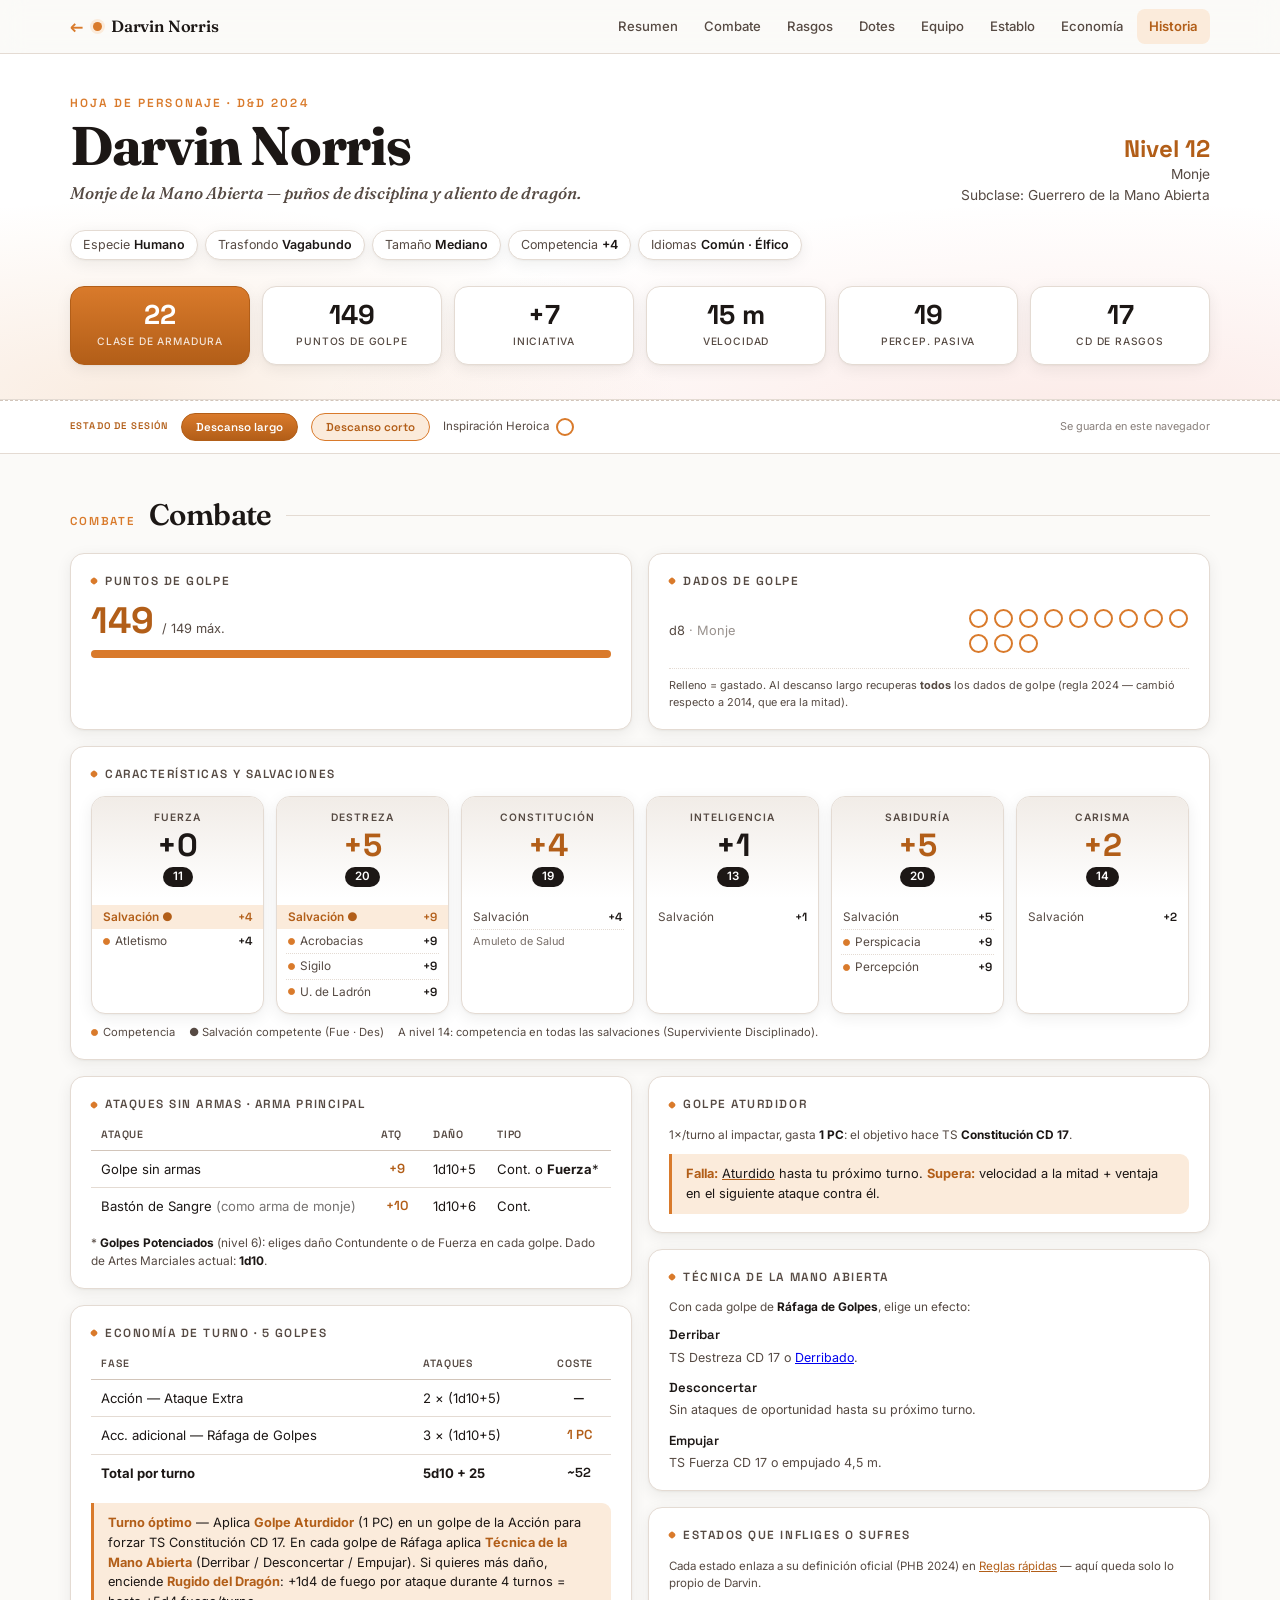
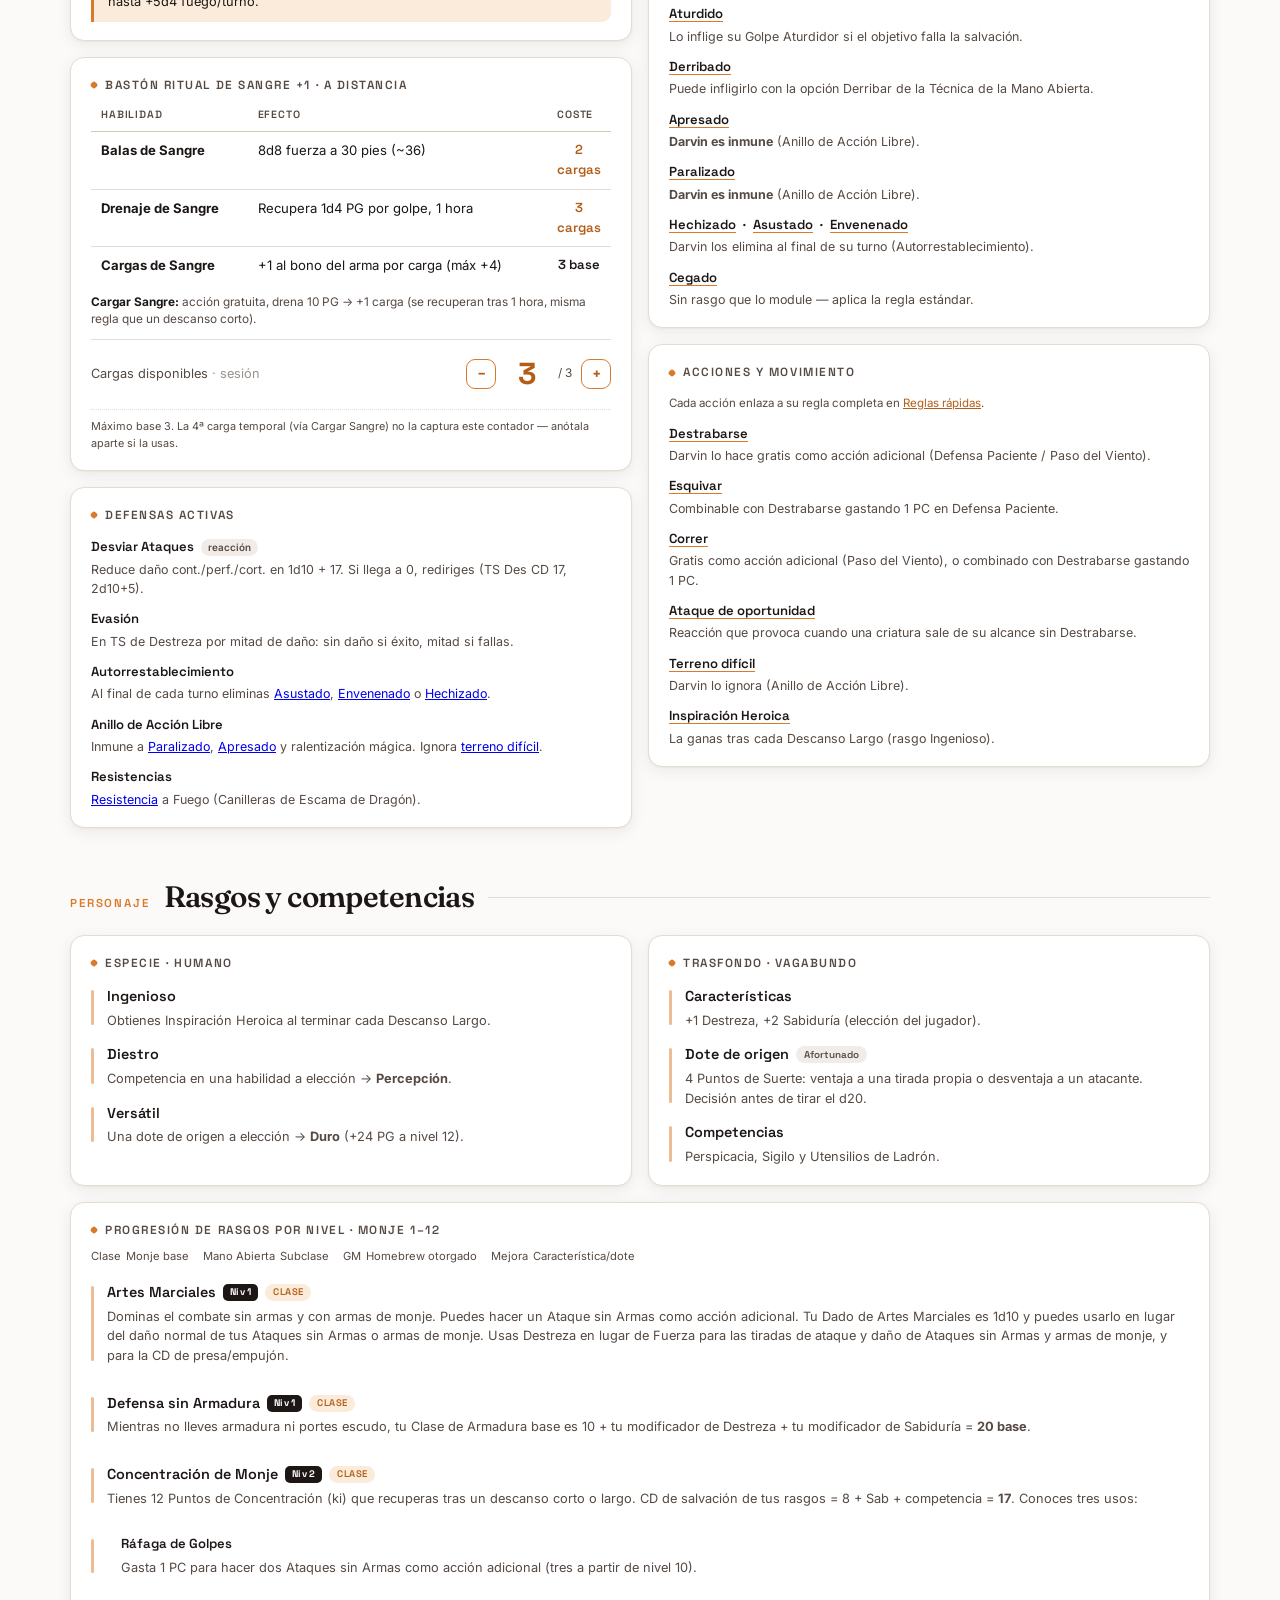
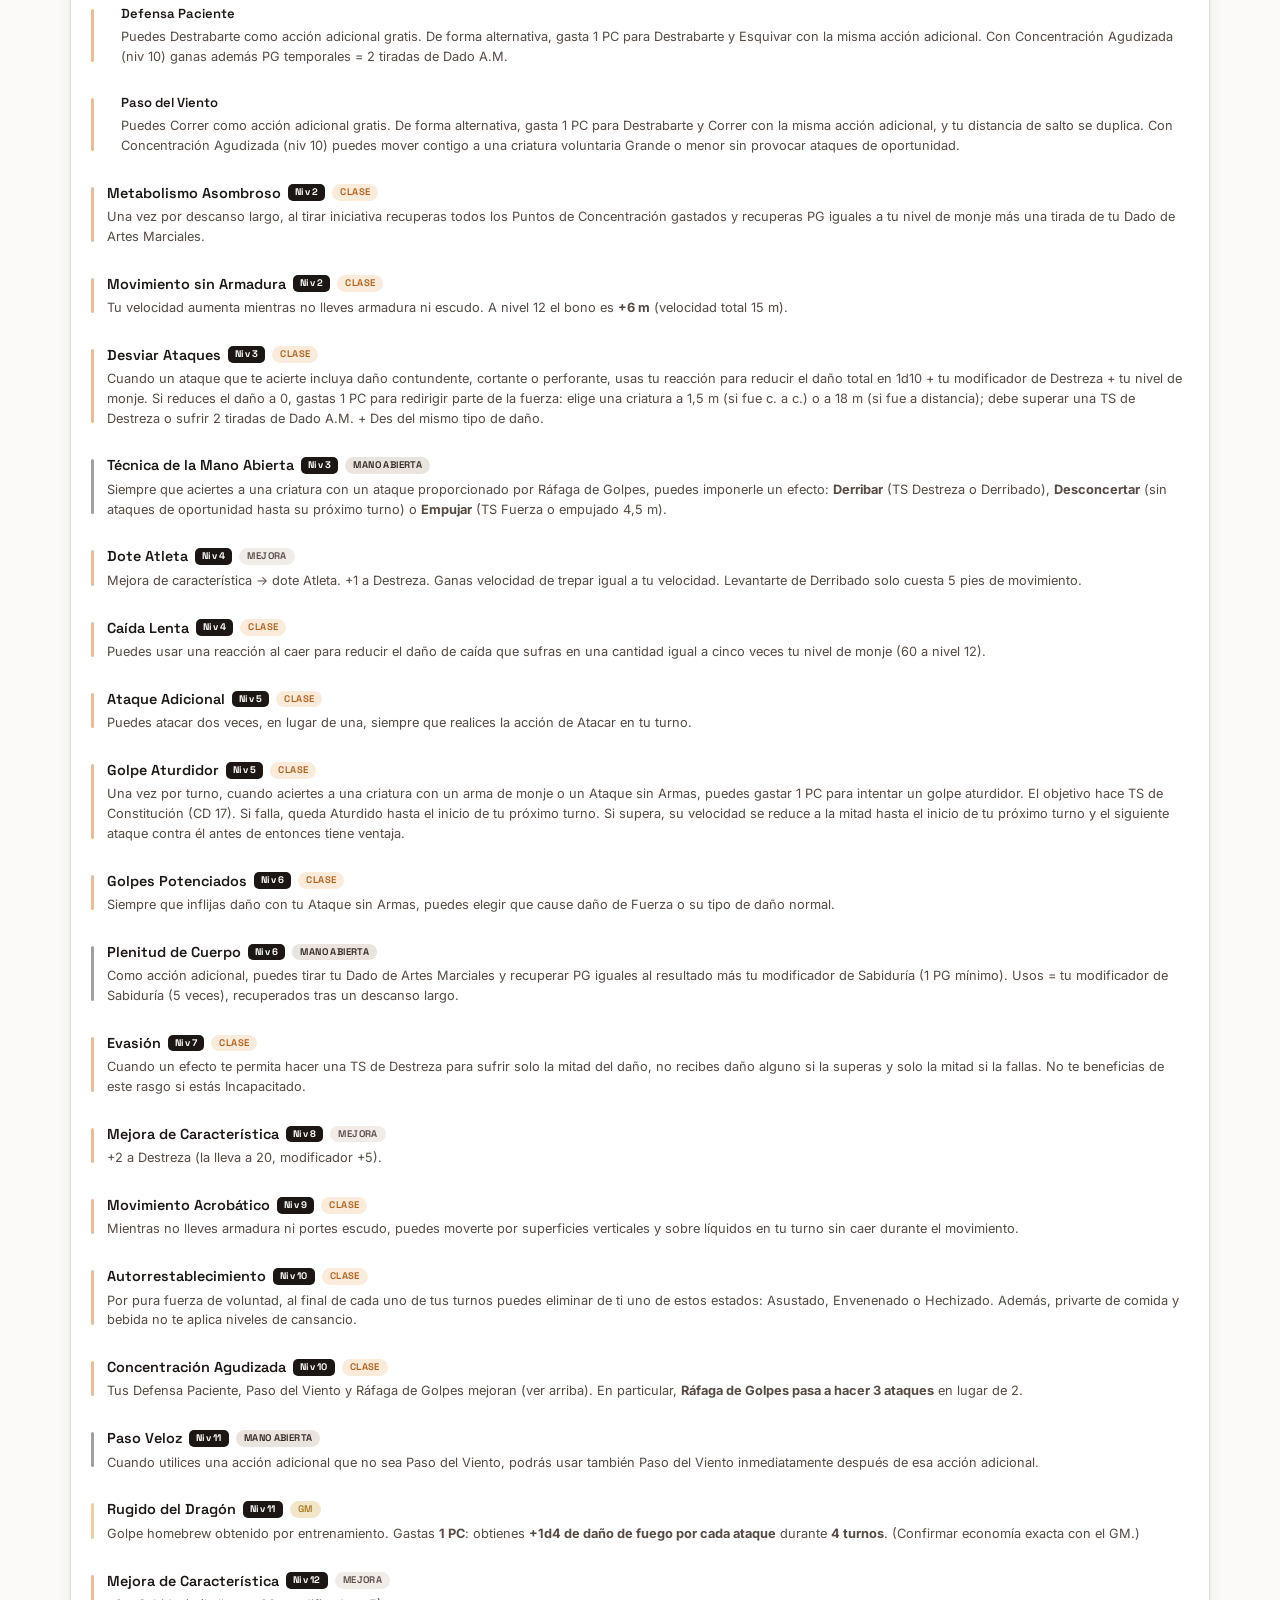
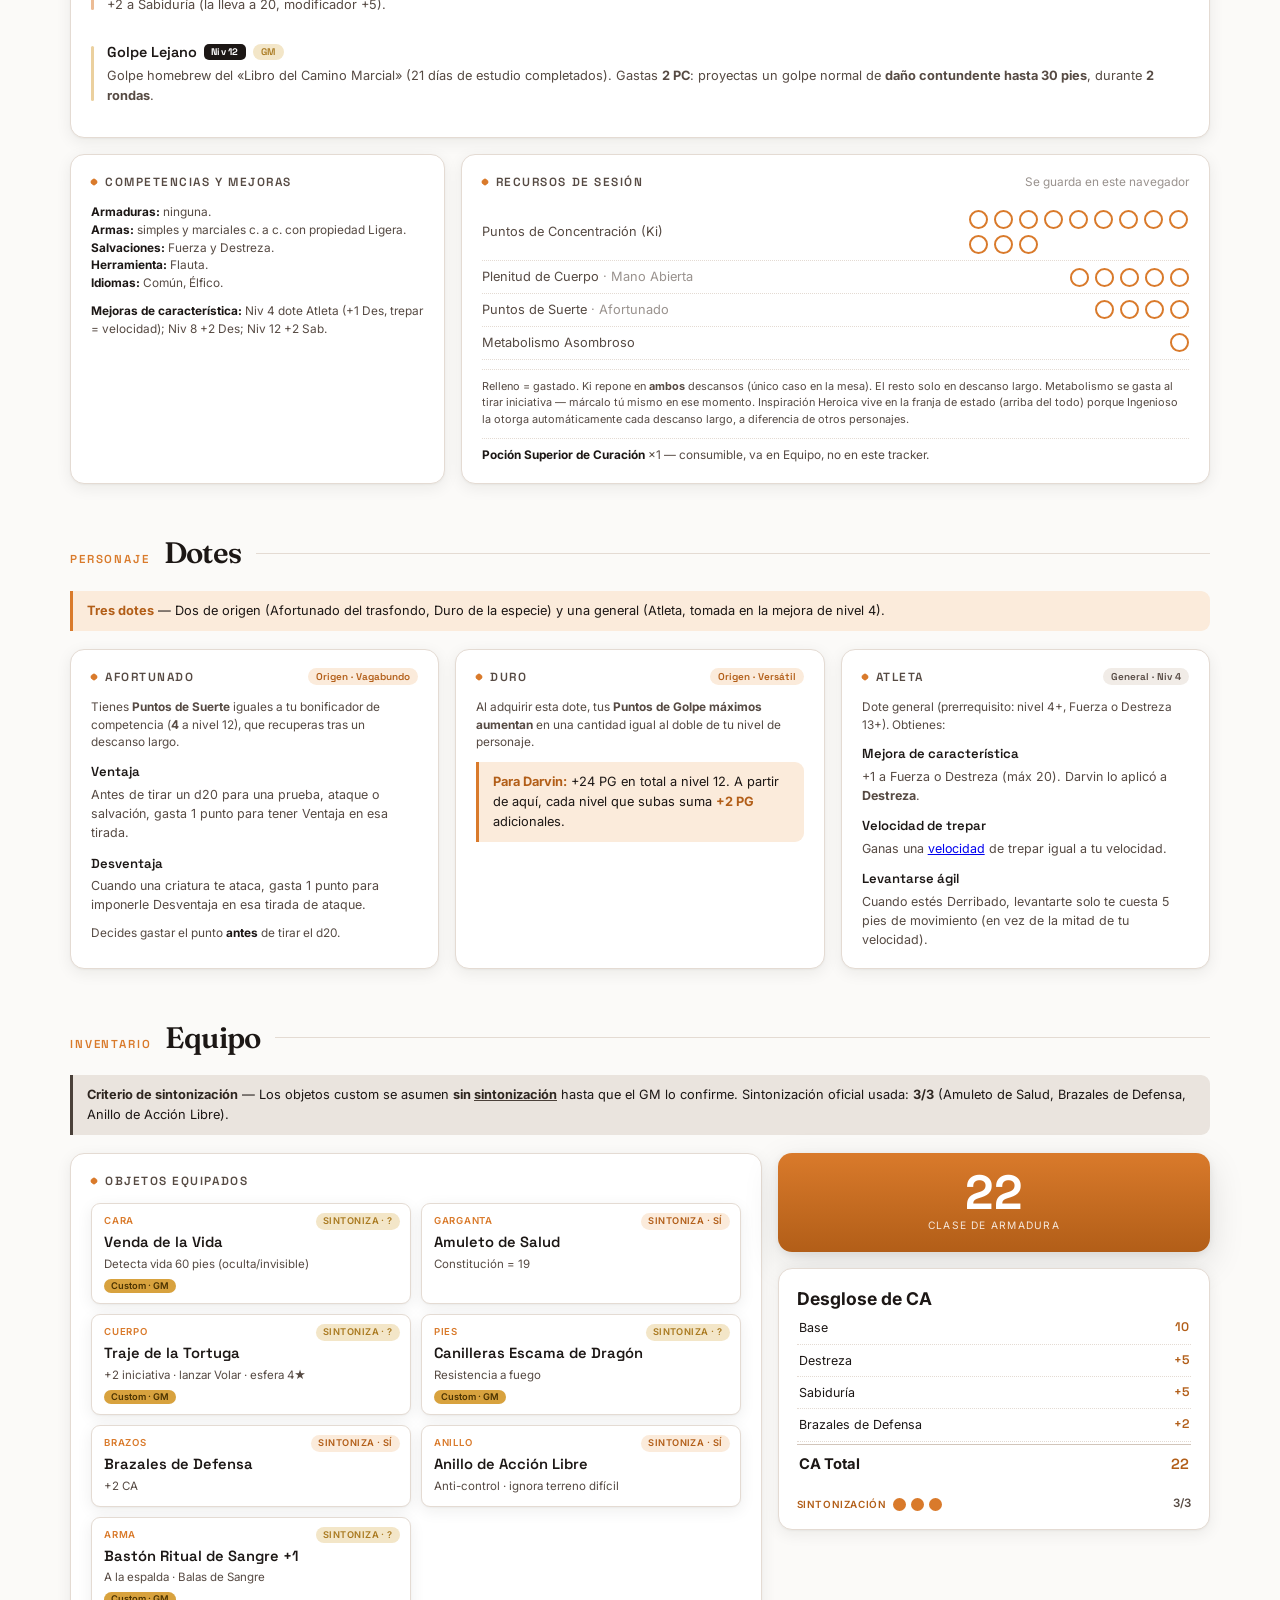
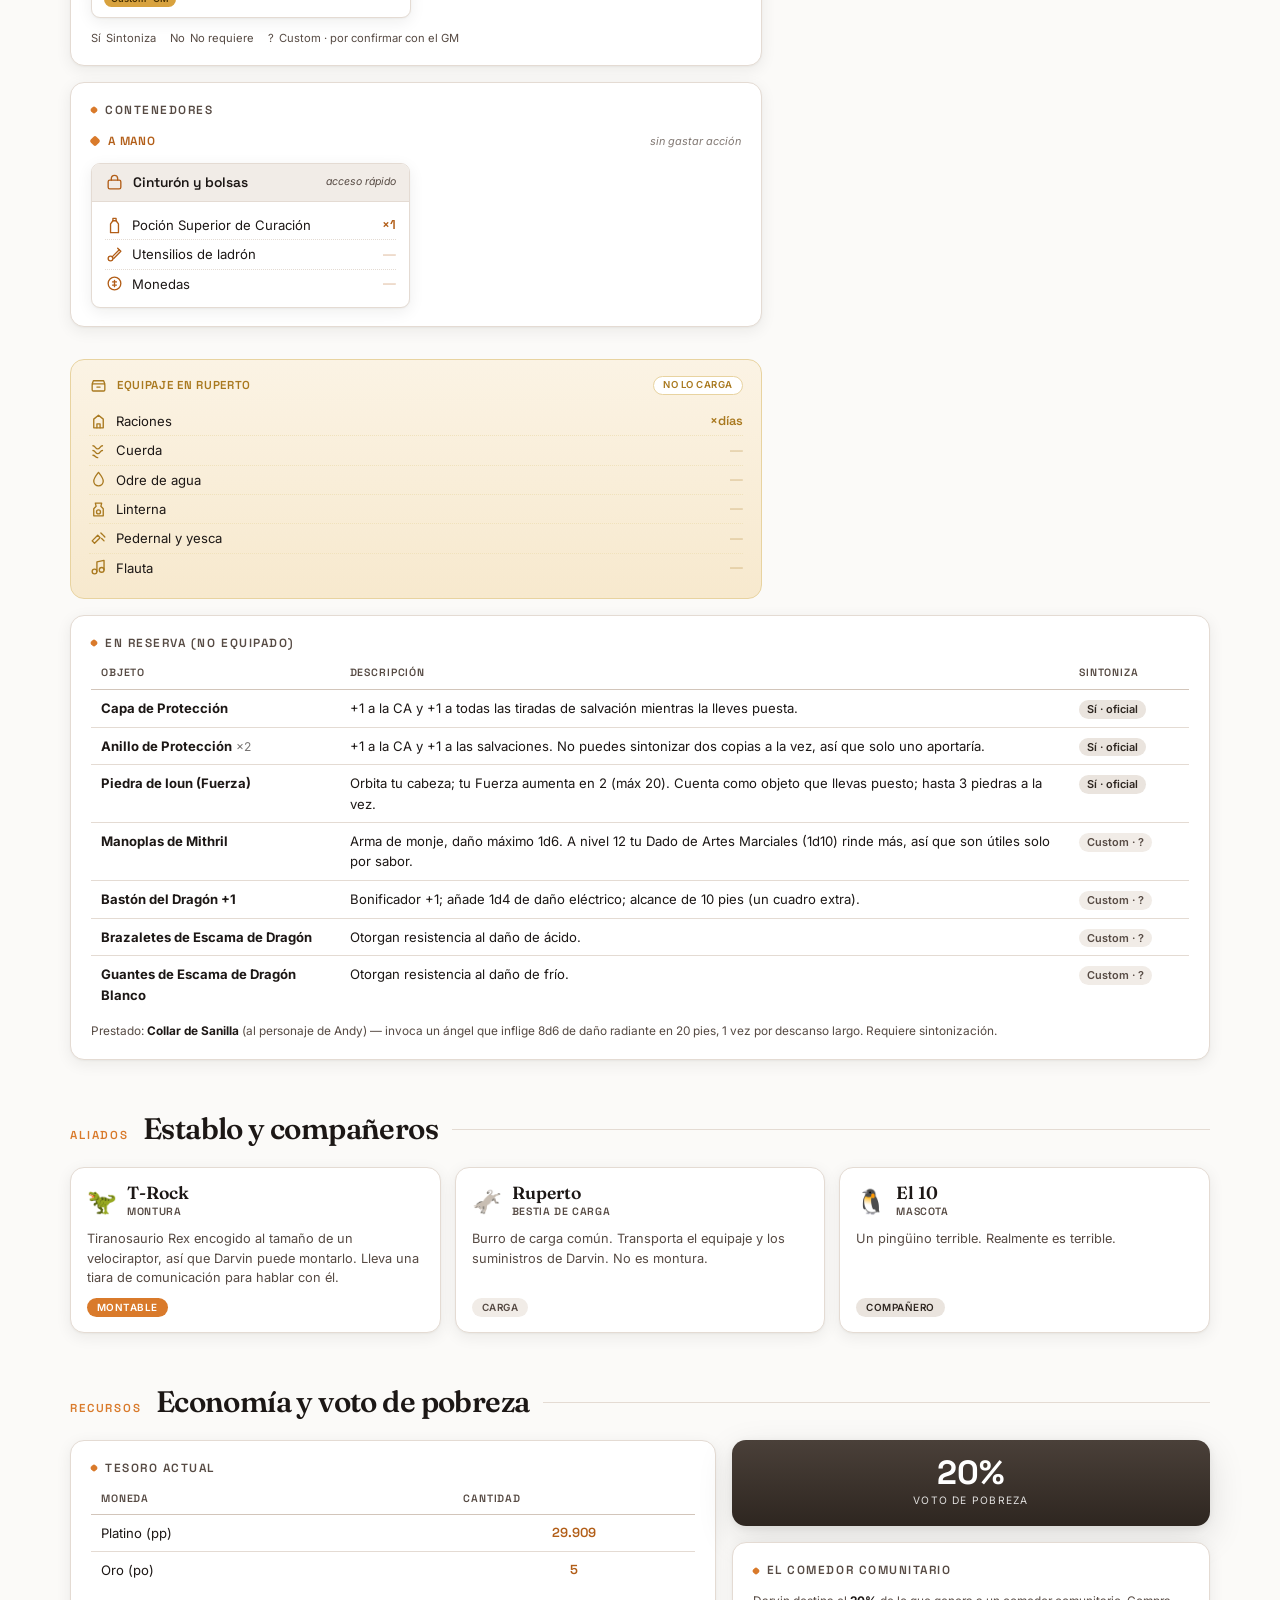
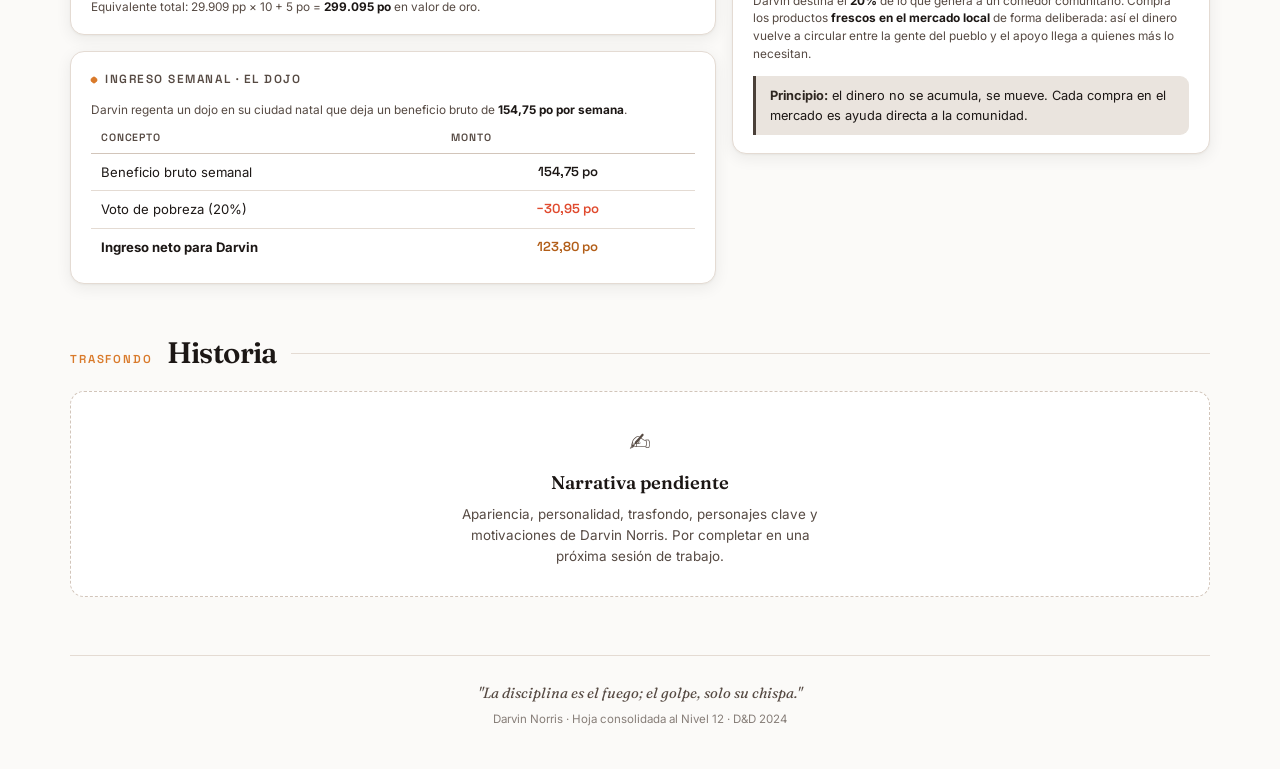
<file: lucho/darvin.html>
<!DOCTYPE html>
<html lang="es">
<head>
<meta charset="UTF-8">
<meta name="viewport" content="width=device-width, initial-scale=1.0">
<title>Darvin Norris — Hoja de Personaje</title>
<link rel="preconnect" href="https://fonts.googleapis.com">
<link rel="preconnect" href="https://fonts.gstatic.com" crossorigin>
<link href="https://fonts.googleapis.com/css2?family=Fraunces:ital,opsz,wght@0,9..144,400;0,9..144,600;0,9..144,700;1,9..144,500&family=Inter:wght@400;500;600;700&family=Space+Grotesk:wght@500;600;700&display=swap" rel="stylesheet">
<style>
  :root{
    --paper:#FBFAF8; --ink:#1C1715; --ink-2:#564A43;
    --amber:#D97A2B; --amber-d:#B25E18; --amber-soft:#FBEBDB;
    --jade:#4A4039; --jade-d:#2E2620; --jade-soft:#EAE4DE;
    --coal:#2A2320; --coal-2:#3D332E;
    --ember:#E04A2E; --gold:#D8A23E; --gold-d:#A9791F;
    --mist:#F1ECE7; --line:#E4DBD3; --line-2:#D2C5BA;
    --bad:#C0432E; --good:#B25E18;
    --home-bg1:#FBF3E4; --home-bg2:#F7E9CE; --home-line:#E8D3A0; --home-dot:#F0E2BC;
    --amber-ink:#4A3200; --amber-att:#F3E6C8; --slot-locked-1:#FBF3E4; --slot-locked-2:#EBD7A8;
    --shadow:0 1px 2px rgba(28,23,21,.04),0 4px 16px rgba(28,23,21,.07);
    --shadow-lg:0 2px 8px rgba(28,23,21,.07),0 12px 36px rgba(28,23,21,.12);
    --r:14px; --r-sm:9px;
    --nav-h:54px;
  }
  *{box-sizing:border-box;margin:0;padding:0}
  html{scroll-behavior:smooth;scroll-padding-top:calc(var(--nav-h) + 14px)}
  body{
    font-family:'Inter',system-ui,sans-serif;
    background:var(--paper); color:var(--ink);
    line-height:1.55; font-size:15px;
    -webkit-font-smoothing:antialiased;
  }
  .wrap{max-width:1180px;margin:0 auto;padding:0 20px}

  /* ---------- NAV ---------- */
  .nav{
    position:sticky;top:0;z-index:50;height:var(--nav-h);
    background:rgba(251,250,248,.82);backdrop-filter:blur(12px);
    border-bottom:1px solid var(--line);
  }
  .nav .wrap{display:flex;align-items:center;gap:18px;height:100%}
  .nav .brand{
    font-family:'Fraunces',serif;font-weight:600;font-size:1.02rem;
    letter-spacing:-.01em;white-space:nowrap;display:flex;align-items:center;gap:9px;
    text-decoration:none;color:inherit;transition:.15s;border-radius:8px;padding:5px 9px;margin-left:-9px;
  }
  a.brand:hover{background:var(--mist)}
  .nav .brand .back{font-family:'Space Grotesk',sans-serif;font-weight:700;font-size:1.05rem;
    color:var(--amber);line-height:1;margin-right:1px}
  .nav .brand .dot{width:9px;height:9px;border-radius:50%;background:var(--amber);
    box-shadow:0 0 0 3px var(--amber-soft);flex:none}
  .nav ul{list-style:none;display:flex;gap:2px;margin-left:auto;overflow-x:auto;scrollbar-width:none}
  .nav ul::-webkit-scrollbar{display:none}
  .nav a{
    display:block;padding:7px 12px;border-radius:8px;font-size:.82rem;font-weight:500;
    color:var(--ink-2);text-decoration:none;white-space:nowrap;transition:.15s;
  }
  .nav a:hover{background:var(--mist);color:var(--ink)}
  .nav a.active{background:var(--amber-soft);color:var(--amber-d);font-weight:600}

  /* ---------- SECTION SCAFFOLD ---------- */
  section{padding:46px 0 8px;scroll-margin-top:var(--nav-h)}
  .sec-head{display:flex;align-items:baseline;gap:14px;margin-bottom:22px}
  .sec-head .eyebrow{
    font-family:'Space Grotesk',sans-serif;font-size:.72rem;font-weight:600;
    letter-spacing:.16em;text-transform:uppercase;color:var(--amber);
    flex:none;white-space:nowrap;
  }
  .sec-head h2{
    font-family:'Fraunces',serif;font-weight:600;font-size:1.85rem;letter-spacing:-.02em;line-height:1;
  }
  .sec-head .rule{flex:1;height:1px;background:var(--line);align-self:center}

  .grid{display:grid;gap:16px}

  .col2,.col2r,.col-side,.col-side-r,.col-narrow,.col3{display:grid;gap:16px}
  @media(min-width:760px){
    .col2{grid-template-columns:1fr 1fr}
    .col2r{grid-template-columns:1fr 1fr}
    .col-side{grid-template-columns:1.35fr 1fr}
    .col-side-r{grid-template-columns:1.6fr 1fr}
    .col-narrow{grid-template-columns:1fr 2fr}
    .col3{grid-template-columns:repeat(3,1fr)}
  }
  .col2r>*:nth-child(1){order:2}
  .col2r>*:nth-child(2){order:1}
  @media(min-width:760px){
    .col2r>*:nth-child(1){order:0}
    .col2r>*:nth-child(2){order:0}
  }
  .card{
    background:#fff;border:1px solid var(--line);border-radius:var(--r);
    padding:18px 20px;box-shadow:var(--shadow);
  }
  .card h3{
    font-family:'Space Grotesk',sans-serif;font-size:.74rem;font-weight:600;
    letter-spacing:.13em;text-transform:uppercase;color:var(--ink-2);
    margin-bottom:13px;display:flex;align-items:center;gap:8px;
  }
  .card h3::before{content:"";width:6px;height:6px;border-radius:2px;background:var(--amber);transform:rotate(45deg);flex:none}

  /* ---------- HERO ---------- */
  .hero{
    position:relative;overflow:hidden;
    background:
      radial-gradient(120% 130% at 86% 110%, rgba(224,74,46,.12), transparent 52%),
      radial-gradient(90% 120% at 10% 100%, rgba(217,122,43,.14), transparent 48%),
      linear-gradient(180deg,#fff,#fff);
    border-bottom:1px solid var(--line);
  }
  .hero .wrap{padding-top:40px;padding-bottom:34px;position:relative;z-index:2}
  /* ember signature — rising sparks */
  .hero .embers{position:absolute;inset:0;z-index:1;pointer-events:none;overflow:hidden}
  .hero .embers i{
    position:absolute;bottom:-12px;width:5px;height:5px;border-radius:50%;
    background:radial-gradient(circle,var(--gold),var(--ember));
    opacity:0;animation:rise linear infinite;
    box-shadow:0 0 6px rgba(224,74,46,.6);
  }
  @keyframes rise{
    0%{transform:translateY(0) translateX(0) scale(1);opacity:0}
    12%{opacity:.85}
    70%{opacity:.55}
    100%{transform:translateY(-340px) translateX(var(--drift,14px)) scale(.3);opacity:0}
  }
  @media (prefers-reduced-motion:reduce){.hero .embers{display:none}}

  .hero-top{display:flex;flex-wrap:wrap;align-items:flex-end;gap:8px 22px;margin-bottom:24px}
  .hero .kicker{
    font-family:'Space Grotesk',sans-serif;font-size:.74rem;font-weight:600;letter-spacing:.18em;
    text-transform:uppercase;color:var(--amber);margin-bottom:8px;
  }
  .hero h1{
    font-family:'Fraunces',serif;font-weight:700;font-size:3.4rem;line-height:.95;
    letter-spacing:-.025em;
  }
  .hero .tagline{
    font-family:'Fraunces',serif;font-style:italic;font-weight:500;
    font-size:1.06rem;color:var(--ink-2);margin-top:8px;max-width:48ch;
  }
  .hero .classline{margin-left:auto;text-align:right;align-self:flex-end}
  .hero .classline .lvl{
    font-family:'Space Grotesk',sans-serif;font-weight:700;font-size:1.5rem;
    color:var(--amber-d);line-height:1;
  }
  .hero .classline .cl{font-size:.86rem;color:var(--ink-2);margin-top:3px}

  .hero-meta{display:flex;flex-wrap:wrap;gap:7px}
  .meta-chip{
    font-size:.78rem;background:#fff;border:1px solid var(--line);border-radius:999px;
    padding:4px 12px;color:var(--ink-2);box-shadow:var(--shadow);
  }
  .meta-chip b{color:var(--ink);font-weight:600}

  .tiles{display:grid;grid-template-columns:repeat(6,1fr);gap:12px;margin-top:26px}
  .tile{
    background:#fff;border:1px solid var(--line);border-radius:var(--r);
    padding:14px 12px;text-align:center;box-shadow:var(--shadow);position:relative;
  }
  .tile .v{font-family:'Space Grotesk',sans-serif;font-weight:700;font-size:1.7rem;
    color:var(--ink);line-height:1}
  .tile .l{font-size:.64rem;letter-spacing:.08em;text-transform:uppercase;
    color:var(--ink-2);margin-top:6px;font-weight:500}
  .tile.accent{background:linear-gradient(180deg,var(--amber),var(--amber-d));border-color:var(--amber-d)}
  .tile.accent .v{color:#fff}
  .tile.accent .l{color:rgba(255,255,255,.82)}

  @media(max-width:880px){
    .hero h1{font-size:2.5rem}
    .hero .classline{margin-left:0;text-align:left;width:100%}
    .tiles{grid-template-columns:repeat(3,1fr)}
  }
  @media(max-width:520px){
    .tiles{grid-template-columns:repeat(2,1fr)}
    .sec-head h2{font-size:1.5rem}
  }

  /* ---------- ABILITIES (marcado canónico .abils, igual a Ki'yaj) ---------- */
  .abils{display:grid;grid-template-columns:repeat(6,1fr);gap:12px}
  .abil{background:#fff;border:1px solid var(--line);border-radius:var(--r);
    box-shadow:var(--shadow);overflow:hidden;display:flex;flex-direction:column}
  .abil .ab-top{padding:13px 12px 11px;text-align:center;position:relative;
    background:linear-gradient(180deg,var(--mist),#fff)}
  .abil .name{font-size:.64rem;letter-spacing:.1em;text-transform:uppercase;
    color:var(--ink-2);font-weight:600}
  .abil .mod{font-family:'Space Grotesk',sans-serif;font-weight:700;font-size:2rem;
    line-height:1;margin-top:3px}
  .abil .score{display:inline-block;margin-top:6px;font-size:.72rem;font-weight:600;
    background:var(--ink);color:#fff;border-radius:999px;padding:1px 10px}
  .abil .ab-list{display:flex;flex-direction:column;padding:7px 9px 9px}
  .abil .ab-row{display:flex;justify-content:space-between;gap:6px;align-items:center;
    font-size:.74rem;padding:3px 2px;border-bottom:1px dotted var(--line)}
  .abil .ab-row:last-child{border-bottom:none}
  .abil .ab-row .rn{display:flex;align-items:center;gap:5px;color:var(--ink-2)}
  .abil .ab-row .rv{font-family:'Space Grotesk',sans-serif;font-weight:600;color:var(--ink)}
  .abil .ab-row.sv{background:var(--amber-soft);margin:0 -9px;padding:3px 11px;border-bottom:none}
  .abil .ab-row.sv .rn,.abil .ab-row.sv .rv{color:var(--amber-d);font-weight:600}
  .pc{width:7px;height:7px;border-radius:50%;border:1.5px solid var(--amber);flex:none;display:inline-block;background:var(--amber)}
  .leg{font-size:.7rem;color:var(--ink-2);margin-top:10px;display:flex;gap:14px;flex-wrap:wrap}
  .leg span{display:flex;align-items:center;gap:5px}
  @media(max-width:880px){.abils{grid-template-columns:repeat(3,1fr)}}
  @media(max-width:520px){.abils{grid-template-columns:repeat(2,1fr)}}

  /* ---------- TABLES ---------- */
  table.tbl{width:100%;border-collapse:collapse;font-size:.82rem}
  .card{overflow-x:auto}
  table.tbl th{
    text-align:left;font-family:'Space Grotesk',sans-serif;font-size:.66rem;
    letter-spacing:.08em;text-transform:uppercase;color:var(--ink-2);font-weight:600;
    padding:0 10px 7px;border-bottom:1.5px solid var(--line-2)}
  table.tbl td{padding:8px 10px;border-bottom:1px solid var(--line);vertical-align:top}
  table.tbl tr:last-child td{border-bottom:none}
  table.tbl td.c{text-align:center;font-family:'Space Grotesk',sans-serif;font-weight:600}
  table.tbl .atk{color:var(--amber-d)}
  .badge{display:inline-block;font-size:.68rem;font-weight:600;padding:1px 8px;border-radius:999px;
    background:var(--jade-soft);color:var(--jade-d);font-family:'Inter',sans-serif}
  .badge.off{background:var(--mist);color:var(--ink-2)}
  .badge.amber{background:var(--amber-soft);color:var(--amber-d)}
  .note{font-size:.74rem;color:var(--ink-2);margin-top:10px;line-height:1.5}
  .note strong{color:var(--ink)}
  .callout{background:var(--amber-soft);border-left:3px solid var(--amber);
    border-radius:0 var(--r-sm) var(--r-sm) 0;padding:10px 14px;font-size:.8rem;margin-top:12px}
  .callout b{color:var(--amber-d)}
  .callout.jade{background:var(--jade-soft);border-left-color:var(--jade)}
  .callout.jade b{color:var(--jade-d)}

  dl.defs dt{font-family:'Space Grotesk',sans-serif;font-weight:600;font-size:.82rem;
    color:var(--ink);margin-top:11px;display:flex;align-items:center;gap:7px}
  dl.defs dt:first-child{margin-top:0}
  dl.defs dt a{color:inherit;text-decoration:underline;text-decoration-color:var(--amber);text-underline-offset:3px}
  dl.defs dt a:hover{color:var(--amber-d)}
  dl.defs dt .tag{font-size:.62rem;font-weight:600;background:var(--mist);color:var(--ink-2);
    padding:1px 7px;border-radius:999px;font-family:'Inter',sans-serif}
  dl.defs dd{font-size:.78rem;color:var(--ink-2);margin:2px 0 0}

  /* ---------- FEATURE LIST ---------- */
  .cards-flow{column-gap:16px}
  @media(min-width:760px){.cards-flow{column-count:2}}
  .cards-flow>.card{break-inside:avoid;margin-bottom:16px;width:100%}
  .feats{display:flex;flex-direction:column;gap:13px}
  .feats-flow{column-gap:22px}
  @media(min-width:760px){.feats-flow{column-count:2}}
  .feats-flow .ft{break-inside:avoid;margin-bottom:13px;display:inline-block;width:100%}
  .ft{position:relative;padding-left:16px}
  .ft::before{content:"";position:absolute;left:0;top:5px;bottom:5px;width:3px;
    border-radius:3px;background:var(--amber);opacity:.5}
  .ft.sub::before{background:var(--jade)}
  .ft.gm::before{background:var(--gold)}
  .ft h4{font-family:'Space Grotesk',sans-serif;font-size:.9rem;font-weight:600;
    display:flex;align-items:center;gap:7px;flex-wrap:wrap}
  .ft h4 .lv{font-size:.6rem;font-weight:700;background:var(--ink);color:#fff;
    padding:1px 7px;border-radius:5px;letter-spacing:.03em;font-family:'Space Grotesk',sans-serif}
  .ft h4 .or{font-size:.6rem;font-weight:600;padding:1px 8px;border-radius:999px;
    text-transform:uppercase;letter-spacing:.04em}
  .ft h4 .or.cls{background:var(--amber-soft);color:var(--amber-d)}
  .ft h4 .or.sub{background:var(--jade-soft);color:var(--jade-d)}
  .ft h4 .or.gm{background:var(--amber-att);color:var(--gold-d)}
  .ft h4 .or.asi{background:var(--mist);color:var(--ink-2)}
  .ft h4 .tag{font-size:.62rem;font-weight:600;background:var(--mist);color:var(--ink-2);
    padding:1px 8px;border-radius:999px}
  .ft p{font-size:.8rem;color:var(--ink-2);margin-top:3px}

  .chips{display:flex;flex-wrap:wrap;gap:7px}
  .chip{font-size:.78rem;background:#fff;border:1px solid var(--line);border-radius:999px;
    padding:4px 12px;box-shadow:var(--shadow)}
  .chip.hot{background:var(--amber);color:#fff;border-color:var(--amber-d);font-weight:600}
  .chip.jade{background:var(--jade-soft);color:var(--jade-d);border-color:transparent}

  /* ---------- COMPANIONS ---------- */
  .pals{display:grid;grid-template-columns:repeat(3,1fr);gap:14px}
  .pal{background:#fff;border:1px solid var(--line);border-radius:var(--r);
    padding:15px 16px;box-shadow:var(--shadow);display:flex;flex-direction:column}
  .pal .ph{display:flex;align-items:center;gap:10px;margin-bottom:9px}
  .pal .pe{font-size:1.5rem;flex:none;line-height:1}
  .pal .pn{font-family:'Fraunces',serif;font-weight:600;font-size:1.1rem;line-height:1.1}
  .pal .pr{font-size:.66rem;color:var(--ink-2);text-transform:uppercase;letter-spacing:.06em;
    font-family:'Space Grotesk',sans-serif;font-weight:600;margin-top:2px}
  .pal p{font-size:.8rem;color:var(--ink-2);line-height:1.5;flex:1}
  .pal .pt{display:inline-block;margin-top:11px;align-self:flex-start;font-size:.62rem;font-weight:600;
    text-transform:uppercase;letter-spacing:.05em;padding:2px 10px;border-radius:999px}
  .pal .pt.mount{background:var(--amber);color:#fff}
  .pal .pt.load{background:var(--mist);color:var(--ink-2)}
  .pal .pt.pet{background:var(--jade-soft);color:var(--jade-d)}
  @media(max-width:680px){.pals{grid-template-columns:1fr}}

  /* ---------- RESOURCES ---------- */
  .res{display:grid;grid-template-columns:repeat(3,1fr);gap:12px}
  .rc{background:#fff;border:1px solid var(--line);border-radius:var(--r);padding:13px 15px;
    box-shadow:var(--shadow)}
  .rc .rv{font-family:'Space Grotesk',sans-serif;font-weight:700;font-size:1.5rem;color:var(--amber-d);line-height:1}
  .rc .rn{font-size:.78rem;font-weight:600;margin-top:5px}
  .rc .rd{font-size:.7rem;color:var(--ink-2);margin-top:2px}
  @media(max-width:760px){.res{grid-template-columns:repeat(2,1fr)}}
  @media(max-width:440px){.res{grid-template-columns:1fr}}

  /* ---------- EQUIPMENT (marcado canónico .eq-card, igual a Ki'yaj) ---------- */
  .eq-cards{display:grid;grid-template-columns:repeat(2,1fr);gap:10px}
  .eq-card{background:#fff;border:1px solid var(--line);border-radius:var(--r-sm);
    padding:10px 12px;position:relative;box-shadow:var(--shadow);
    display:flex;flex-direction:column}
  .eq-card.locked{background:linear-gradient(180deg,var(--slot-locked-1),#fff);border-color:var(--slot-locked-2)}
  .eq-card .eq-slot{font-size:.6rem;letter-spacing:.08em;text-transform:uppercase;color:var(--amber);font-weight:600;display:block}
  .eq-card .eq-name{font-family:'Space Grotesk',sans-serif;font-weight:600;font-size:.92rem;margin-top:2px;display:block;padding-right:72px}
  .eq-card .eq-desc{font-size:.72rem;color:var(--ink-2);margin-top:2px;display:block}
  .eq-card .eq-badge{position:absolute;top:9px;right:10px;font-size:.58rem;font-weight:600;
    text-transform:uppercase;letter-spacing:.05em;padding:1px 7px;border-radius:999px;
    background:var(--jade-soft);color:var(--jade-d)}
  .eq-card .eq-badge.att-yes{background:var(--amber-soft);color:var(--amber-d)}
  .eq-card .eq-badge.att-no{background:var(--mist);color:var(--ink-2)}
  .eq-card .eq-badge.att-q{background:var(--amber-att);color:var(--gold-d)}
  .eq-card .eq-gm{display:inline-block;margin-top:5px;font-size:.58rem;background:var(--gold);color:var(--amber-ink);
    padding:0 7px;border-radius:999px;font-weight:600;align-self:flex-start}

  /* ---------- CONTENEDORES (zonas por accesibilidad + líneas con icono SVG,
     igual a Ki'yaj/Usoryn — reemplaza los chips con emoji de la versión anterior) ---------- */
  .icn{width:19px;height:19px;flex:none;color:var(--amber-d)}
  .icn svg{display:block;width:100%;height:100%}
  .zone{margin-bottom:20px}
  .zone:last-child{margin-bottom:0}
  .zone-head{display:flex;align-items:center;gap:9px;margin-bottom:12px}
  .zone-dot{width:8px;height:8px;border-radius:2px;transform:rotate(45deg);background:var(--amber);flex:none}
  .zone-name{font-family:'Space Grotesk',sans-serif;font-size:.74rem;font-weight:600;letter-spacing:.07em;
    text-transform:uppercase;color:var(--amber-d)}
  .zone-sub{font-size:.68rem;color:var(--ink-2);opacity:.75;font-style:italic;margin-left:auto}
  .zone-grid{display:grid;grid-template-columns:1fr;gap:12px}
  @media(min-width:600px){.zone-grid{grid-template-columns:1fr 1fr}}

  .container{background:#fff;border:1px solid var(--line);border-radius:var(--r-sm);overflow:hidden;
    box-shadow:var(--shadow);height:100%}
  .container .chd{background:var(--mist);padding:8px 13px;display:flex;align-items:center;gap:9px;
    border-bottom:1px solid var(--line)}
  .container .cn{font-family:'Space Grotesk',sans-serif;font-weight:600;font-size:.86rem}
  .container .cd{font-size:.66rem;color:var(--ink-2);margin-left:auto;font-style:italic}
  .container .cb{padding:9px 13px}
  .ci-line{display:flex;align-items:center;gap:8px;padding:4px 0;border-bottom:1px dotted var(--line)}
  .ci-line:last-child{border-bottom:none}
  .ci-line .cin{font-size:.82rem;flex:1}
  .ci-line .ciq{font-family:'Space Grotesk',sans-serif;font-size:.8rem;font-weight:600;color:var(--amber-d);white-space:nowrap}
  .ci-line .ciq.none{opacity:.4;font-weight:400;font-family:'Inter',sans-serif}

  .home-block{background:linear-gradient(180deg,var(--home-bg1),var(--home-bg2));border:1px solid var(--home-line);
    border-radius:var(--r);padding:16px 18px;margin-top:16px}
  .home-block .hh{display:flex;align-items:center;gap:9px;margin-bottom:12px}
  .home-block .icn{color:var(--gold-d)}
  .home-block .ht{font-family:'Space Grotesk',sans-serif;font-size:.72rem;font-weight:600;letter-spacing:.06em;
    text-transform:uppercase;color:var(--gold-d)}
  .home-block .hb{font-size:.6rem;font-weight:600;text-transform:uppercase;letter-spacing:.05em;color:var(--gold-d);
    background:#fff;border:1px solid var(--home-line);padding:1px 9px;border-radius:999px;margin-left:auto}
  .home-block .ci-line{border-bottom-color:var(--home-dot)}
  .home-block .ci-line .ciq{color:var(--gold-d)}
  .qty{opacity:.6;font-size:.92em}

  /* CA (marcado canónico .ca-big/.ca-panel, igual a Ki'yaj). El .acbox jade de Economía
     (voto de pobreza) NO se toca — es un uso distinto de la misma idea visual, se deja aparte. */
  .ca-big{background:linear-gradient(180deg,var(--amber),var(--amber-d));border-radius:var(--r);
    padding:18px;text-align:center;color:#fff;box-shadow:var(--shadow-lg)}
  .ca-big .ca-n{font-family:'Space Grotesk',sans-serif;font-weight:700;font-size:3rem;line-height:.9}
  .ca-big .ca-l{font-size:.64rem;letter-spacing:.12em;text-transform:uppercase;opacity:.85;margin-top:4px}
  .ca-panel{background:#fff;border:1px solid var(--line);border-radius:var(--r);padding:16px 18px;
    box-shadow:var(--shadow)}
  .ca-row{display:flex;justify-content:space-between;font-size:.78rem;padding:6px 2px;
    border-bottom:1px dotted var(--line)}
  .ca-row .v{font-family:'Space Grotesk',sans-serif;font-weight:600;color:var(--amber-d)}
  .ca-row.total{border-bottom:none;border-top:1.5px solid var(--line-2);margin-top:2px;padding-top:8px;
    font-weight:700;font-size:.92rem}
  .att-row{display:flex;align-items:center;gap:7px;margin-top:14px;font-size:.72rem;color:var(--ink-2)}
  .att-row .lbl{font-weight:600;text-transform:uppercase;letter-spacing:.06em;font-size:.62rem;color:var(--amber-d)}
  .att-dots{display:flex;gap:5px}
  .att-dots .ad{width:13px;height:13px;border-radius:50%;border:2px solid var(--amber)}
  .att-dots .ad.on{background:var(--amber)}

  /* ---------- STORY ---------- */
  .story-ph{background:#fff;border:1.5px dashed var(--line-2);border-radius:var(--r);
    padding:30px;text-align:center;color:var(--ink-2)}
  .story-ph .ic{font-size:1.6rem;margin-bottom:8px}
  .story-ph h4{font-family:'Fraunces',serif;font-weight:600;font-size:1.15rem;color:var(--ink);margin-bottom:6px}
  .story-ph p{font-size:.84rem;max-width:46ch;margin:0 auto}

  /* ---------- FOOTER ---------- */
  footer.foot{margin-top:50px;border-top:1px solid var(--line);padding:26px 0 40px;text-align:center}
  footer.foot .t{font-family:'Fraunces',serif;font-style:italic;color:var(--ink-2);font-size:.92rem}
  footer.foot .s{font-size:.72rem;color:var(--ink-2);opacity:.7;margin-top:6px}

  /* ---------- SISTEMA DE SESIÓN (base común de la mesa, paleta ámbar) ---------- */
  .statusbar{background:#fff;border-bottom:1px solid var(--line);border-top:1px dashed var(--line-2)}
  .statusbar .wrap{display:flex;align-items:center;gap:13px;flex-wrap:wrap;padding-top:12px;padding-bottom:12px}
  .sb-lbl{font-family:'Space Grotesk',sans-serif;font-size:.6rem;font-weight:600;letter-spacing:.12em;
    text-transform:uppercase;color:var(--amber-d)}
  .sb-rest{font-family:'Space Grotesk',sans-serif;font-size:.72rem;font-weight:600;border-radius:999px;
    padding:6px 14px;cursor:pointer;transition:.15s;-webkit-tap-highlight-color:transparent}
  .sb-rest.lg{color:#fff;background:linear-gradient(180deg,var(--amber),var(--amber-d));border:1px solid var(--amber-d)}
  .sb-rest.sm{color:var(--amber-d);background:var(--amber-soft);border:1px solid var(--amber)}
  .sb-rest:hover{filter:brightness(1.06)}
  .sb-insp{display:flex;align-items:center;gap:7px;font-size:.72rem;color:var(--ink-2)}
  .sb-pip{width:18px;height:18px;border-radius:50%;border:2px solid var(--amber);background:#fff;
    cursor:pointer;padding:0;transition:.12s;-webkit-tap-highlight-color:transparent}
  .sb-pip.spent{background:var(--amber);border-color:var(--amber-d);box-shadow:inset 0 0 0 3px #fff}
  .sb-save{font-size:.68rem;color:var(--ink-2);opacity:.7;margin-left:auto}
  @media (prefers-reduced-motion:reduce){.sb-rest,.sb-pip{transition:none}}
  @media(max-width:560px){.sb-save{display:none}}

  .hd-row{display:flex;align-items:center;justify-content:space-between;padding:6px 0;
    border-bottom:1px dotted var(--line);gap:10px;flex-wrap:wrap}
  .hd-row:last-of-type{border-bottom:none}
  .hd-lbl{font-size:.8rem;color:var(--ink-2)}
  .hd-pips{display:inline-flex;gap:6px;flex-wrap:wrap;max-width:220px}
  .hd-pip{width:19px;height:19px;border-radius:50%;border:2px solid var(--amber);background:#fff;
    cursor:pointer;padding:0;transition:.12s}
  .hd-pip.spent{background:var(--amber);border-color:var(--amber-d);box-shadow:inset 0 0 0 3px #fff}
  .hd-note{font-size:.68rem;color:var(--ink-2);margin-top:9px;padding-top:8px;border-top:1px dotted var(--line)}
  .hp-num{font-family:'Space Grotesk',sans-serif;font-weight:700;font-size:2.3rem;color:var(--amber-d);line-height:1}
  .hp-bar{height:8px;background:var(--mist);border-radius:4px;margin-top:10px;overflow:hidden}
  .hp-bar i{display:block;height:100%;background:var(--amber)}

  .pool{display:flex;align-items:center;gap:9px;flex-wrap:wrap}
  .pool .pv{font-family:'Space Grotesk',sans-serif;font-weight:700;font-size:1.9rem;color:var(--amber-d);min-width:2.2ch;text-align:center}
  .pool .pmax{font-size:.74rem;color:var(--ink-2)}
  .pool button{min-width:30px;height:30px;border-radius:9px;border:1.5px solid var(--amber);background:#fff;
    color:var(--amber-d);font-family:'Space Grotesk',sans-serif;font-weight:700;font-size:.95rem;
    cursor:pointer;padding:0 7px;transition:.12s}
  .pool button:hover{background:var(--amber-soft)}

  @media print{
    .nav{display:none}.hero .embers{display:none}
    body{font-size:12px}section{padding:20px 0}
    .card,.tool,.slot,.container,.rc{break-inside:avoid;box-shadow:none}
  }

  @media(max-width:560px){
    .wrap{padding:0 14px}
    .card{padding:15px 15px}
    section{padding:34px 0 6px}
    .hero h1{font-size:2.15rem}
    .hero .wrap{padding-top:30px;padding-bottom:26px}
    table.tbl{font-size:.8rem}
    table.tbl th,table.tbl td{padding:7px 8px}
    .nav .brand{font-size:.92rem}
  }
</style>
</head>
<body>

<!-- ===================== NAV ===================== -->
<nav class="nav">
  <div class="wrap">
    <a class="brand" href="../index.html" title="Volver a las fichas de la mesa"><span class="back">←</span><span class="dot"></span>Darvin Norris</a>
    <ul>
      <li><a href="#resumen">Resumen</a></li>
      <li><a href="#combate">Combate</a></li>
      <li><a href="#rasgos">Rasgos</a></li>
      <li><a href="#dotes">Dotes</a></li>
      <li><a href="#equipo">Equipo</a></li>
      <li><a href="#establo">Establo</a></li>
      <li><a href="#economia">Economía</a></li>
      <li><a href="#historia">Historia</a></li>
    </ul>
  </div>
</nav>

<!-- ===================== HERO ===================== -->
<header class="hero" id="resumen">
  <div class="embers" id="embers"></div>
  <div class="wrap">
    <div class="hero-top">
      <div>
        <div class="kicker">Hoja de personaje · D&amp;D 2024</div>
        <h1>Darvin Norris</h1>
        <p class="tagline">Monje de la Mano Abierta — puños de disciplina y aliento de dragón.</p>
      </div>
      <div class="classline">
        <div class="lvl">Nivel 12</div>
        <div class="cl">Monje<br>Subclase: Guerrero de la Mano Abierta</div>
      </div>
    </div>

    <div class="hero-meta">
      <span class="meta-chip">Especie <b>Humano</b></span>
      <span class="meta-chip">Trasfondo <b>Vagabundo</b></span>
      <span class="meta-chip">Tamaño <b>Mediano</b></span>
      <span class="meta-chip">Competencia <b>+4</b></span>
      <span class="meta-chip">Idiomas <b>Común · Élfico</b></span>
    </div>

    <div class="tiles">
      <div class="tile accent"><div class="v">22</div><div class="l">Clase de Armadura</div></div>
      <div class="tile"><div class="v">149</div><div class="l">Puntos de Golpe</div></div>
      <div class="tile"><div class="v">+7</div><div class="l">Iniciativa</div></div>
      <div class="tile"><div class="v">15 m</div><div class="l">Velocidad</div></div>
      <div class="tile"><div class="v">19</div><div class="l">Percep. Pasiva</div></div>
      <div class="tile"><div class="v">17</div><div class="l">CD de Rasgos</div></div>
    </div>
  </div>
</header>

<div class="statusbar">
  <div class="wrap">
    <span class="sb-lbl">Estado de sesión</span>
    <button type="button" id="btnLong" class="sb-rest lg">Descanso largo</button>
    <button type="button" id="btnShort" class="sb-rest sm">Descanso corto</button>
    <span class="sb-insp">Inspiración Heroica <button type="button" class="sb-pip" data-track="insp" data-max="1" aria-label="Inspiración Heroica"></button></span>
    <span class="sb-save">Se guarda en este navegador</span>
  </div>
</div>

<main class="wrap">

<!-- ===================== COMBATE ===================== -->
<section id="combate">
  <div class="sec-head">
    <span class="eyebrow">Combate</span>
    <h2>Combate</h2>
    <span class="rule"></span>
  </div>

  <div class="grid" style="grid-template-columns:1fr 1fr;margin-bottom:16px">
    <div class="card">
      <h3>Puntos de golpe</h3>
      <div style="display:flex;align-items:baseline;gap:8px">
        <span class="hp-num">149</span><span style="font-size:.8rem;color:var(--ink-2)">/ 149 máx.</span>
      </div>
      <div class="hp-bar"><i style="width:100%"></i></div>
    </div>
    <div class="card">
      <h3>Dados de Golpe</h3>
      <div class="hd-row">
        <span class="hd-lbl">d8 <span style="opacity:.6">· Monje</span></span>
        <div class="hd-pips" data-track="hd8" data-max="12"></div>
      </div>
      <p class="hd-note">Relleno = gastado. Al descanso largo recuperas <b>todos</b> los dados de golpe (regla 2024 — cambió respecto a 2014, que era la mitad).</p>
    </div>
  </div>

  <div class="card" style="margin-bottom:16px">
    <h3>Características y salvaciones</h3>
    <div class="abils">
      <div class="abil">
        <div class="ab-top"><div class="name">Fuerza</div><div class="mod">+0</div><span class="score">11</span></div>
        <div class="ab-list">
          <div class="ab-row sv"><span class="rn">Salvación ●</span><span class="rv">+4</span></div>
          <div class="ab-row"><span class="rn"><span class="pc"></span>Atletismo</span><span class="rv">+4</span></div>
        </div>
      </div>
      <div class="abil">
        <div class="ab-top"><div class="name">Destreza</div><div class="mod" style="color:var(--amber-d)">+5</div><span class="score">20</span></div>
        <div class="ab-list">
          <div class="ab-row sv"><span class="rn">Salvación ●</span><span class="rv">+9</span></div>
          <div class="ab-row"><span class="rn"><span class="pc"></span>Acrobacias</span><span class="rv">+9</span></div>
          <div class="ab-row"><span class="rn"><span class="pc"></span>Sigilo</span><span class="rv">+9</span></div>
          <div class="ab-row"><span class="rn"><span class="pc"></span>U. de Ladrón</span><span class="rv">+9</span></div>
        </div>
      </div>
      <div class="abil">
        <div class="ab-top"><div class="name">Constitución</div><div class="mod" style="color:var(--amber-d)">+4</div><span class="score">19</span></div>
        <div class="ab-list">
          <div class="ab-row"><span class="rn">Salvación</span><span class="rv">+4</span></div>
          <div class="ab-row"><span class="rn" style="font-size:.68rem;opacity:.8">Amuleto de Salud</span><span class="rv"></span></div>
        </div>
      </div>
      <div class="abil">
        <div class="ab-top"><div class="name">Inteligencia</div><div class="mod">+1</div><span class="score">13</span></div>
        <div class="ab-list">
          <div class="ab-row"><span class="rn">Salvación</span><span class="rv">+1</span></div>
        </div>
      </div>
      <div class="abil">
        <div class="ab-top"><div class="name">Sabiduría</div><div class="mod" style="color:var(--amber-d)">+5</div><span class="score">20</span></div>
        <div class="ab-list">
          <div class="ab-row"><span class="rn">Salvación</span><span class="rv">+5</span></div>
          <div class="ab-row"><span class="rn"><span class="pc"></span>Perspicacia</span><span class="rv">+9</span></div>
          <div class="ab-row"><span class="rn"><span class="pc"></span>Percepción</span><span class="rv">+9</span></div>
        </div>
      </div>
      <div class="abil">
        <div class="ab-top"><div class="name">Carisma</div><div class="mod" style="color:var(--amber-d)">+2</div><span class="score">14</span></div>
        <div class="ab-list">
          <div class="ab-row"><span class="rn">Salvación</span><span class="rv">+2</span></div>
        </div>
      </div>
    </div>
    <div class="leg">
      <span><span class="pc"></span> Competencia</span>
      <span>● Salvación competente (Fue · Des)</span>
      <span>A nivel 14: competencia en todas las salvaciones (Superviviente Disciplinado).</span>
    </div>
  </div>

  <div class="cards-flow">
      <div class="card">
        <h3>Ataques sin armas · arma principal</h3>
        <table class="tbl">
          <thead><tr><th>Ataque</th><th style="width:52px">Atq</th><th>Daño</th><th>Tipo</th></tr></thead>
          <tbody>
            <tr><td>Golpe sin armas</td><td class="c atk">+9</td><td>1d10+5</td><td>Cont. o <b>Fuerza</b>*</td></tr>
            <tr><td>Bastón de Sangre <span style="opacity:.6">(como arma de monje)</span></td><td class="c atk">+10</td><td>1d10+6</td><td>Cont.</td></tr>
          </tbody>
        </table>
        <p class="note">* <strong>Golpes Potenciados</strong> (nivel 6): eliges daño Contundente o de Fuerza en cada golpe. Dado de Artes Marciales actual: <strong>1d10</strong>.</p>
      </div>

      <div class="card">
        <h3>Economía de turno · 5 golpes</h3>
        <table class="tbl">
          <thead><tr><th>Fase</th><th>Ataques</th><th style="width:64px">Coste</th></tr></thead>
          <tbody>
            <tr><td>Acción — Ataque Extra</td><td>2 × (1d10+5)</td><td class="c">—</td></tr>
            <tr><td>Acc. adicional — Ráfaga de Golpes</td><td>3 × (1d10+5)</td><td class="c atk">1 PC</td></tr>
            <tr><td><b>Total por turno</b></td><td><b>5d10 + 25</b></td><td class="c">~52</td></tr>
          </tbody>
        </table>
        <div class="callout">
          <b>Turno óptimo</b> — Aplica <b>Golpe Aturdidor</b> (1 PC) en un golpe de la Acción para forzar TS Constitución CD 17. En cada golpe de Ráfaga aplica <b>Técnica de la Mano Abierta</b> (Derribar / Desconcertar / Empujar). Si quieres más daño, enciende <b>Rugido del Dragón</b>: +1d4 de fuego por ataque durante 4 turnos = hasta +5d4 fuego/turno.
        </div>
      </div>

      <div class="card">
        <h3>Bastón Ritual de Sangre +1 · a distancia</h3>
        <table class="tbl">
          <thead><tr><th>Habilidad</th><th>Efecto</th><th style="width:64px">Coste</th></tr></thead>
          <tbody>
            <tr><td><b>Balas de Sangre</b></td><td>8d8 fuerza a 30 pies (~36)</td><td class="c atk">2 cargas</td></tr>
            <tr><td><b>Drenaje de Sangre</b></td><td>Recupera 1d4 PG por golpe, 1 hora</td><td class="c atk">3 cargas</td></tr>
            <tr><td><b>Cargas de Sangre</b></td><td>+1 al bono del arma por carga (máx +4)</td><td class="c">3 base</td></tr>
          </tbody>
        </table>
        <p class="note"><strong>Cargar Sangre:</strong> acción gratuita, drena 10 PG → +1 carga (se recuperan tras 1 hora, misma regla que un descanso corto).</p>
        <div class="hd-row" style="margin-top:10px;padding-top:10px;border-top:1px solid var(--line)">
          <span class="hd-lbl">Cargas disponibles <span style="font-weight:400;opacity:.6">· sesión</span></span>
          <div class="pool" data-track="cargas" data-max="3" data-pool="1"></div>
        </div>
        <p class="hd-note" style="margin-top:6px">Máximo base 3. La 4ª carga temporal (vía Cargar Sangre) no la captura este contador — anótala aparte si la usas.</p>
      </div>

      <div class="card">
        <h3>Defensas activas</h3>
        <dl class="defs">
          <dt>Desviar Ataques <span class="tag">reacción</span></dt>
          <dd>Reduce daño cont./perf./cort. en 1d10 + 17. Si llega a 0, rediriges (TS Des CD 17, 2d10+5).</dd>
          <dt>Evasión</dt>
          <dd>En TS de Destreza por mitad de daño: sin daño si éxito, mitad si fallas.</dd>
          <dt>Autorrestablecimiento</dt>
          <dd>Al final de cada turno eliminas <a href="../reglas.html#asustado">Asustado</a>, <a href="../reglas.html#envenenado">Envenenado</a> o <a href="../reglas.html#hechizado">Hechizado</a>.</dd>
          <dt>Anillo de Acción Libre</dt>
          <dd>Inmune a <a href="../reglas.html#paralizado">Paralizado</a>, <a href="../reglas.html#apresado">Apresado</a> y ralentización mágica. Ignora <a href="../reglas.html#terreno-dificil">terreno difícil</a>.</dd>
          <dt>Resistencias</dt>
          <dd><a href="../reglas.html#resistencia-vulnerabilidad-inmunidad">Resistencia</a> a Fuego (Canilleras de Escama de Dragón).</dd>
        </dl>
      </div>

      <div class="card">
        <h3>Golpe Aturdidor</h3>
        <p class="note" style="margin-top:0">1×/turno al impactar, gasta <strong>1 PC</strong>: el objetivo hace TS <strong>Constitución CD 17</strong>.</p>
        <div class="callout" style="margin-top:10px"><b>Falla:</b> <a href="../reglas.html#aturdido" style="color:inherit;text-decoration-color:var(--amber-d)">Aturdido</a> hasta tu próximo turno. <b>Supera:</b> velocidad a la mitad + ventaja en el siguiente ataque contra él.</div>
      </div>

      <div class="card">
        <h3>Técnica de la Mano Abierta</h3>
        <p class="note" style="margin-top:0">Con cada golpe de <strong>Ráfaga de Golpes</strong>, elige un efecto:</p>
        <dl class="defs" style="margin-top:8px">
          <dt>Derribar</dt><dd>TS Destreza CD 17 o <a href="../reglas.html#derribado">Derribado</a>.</dd>
          <dt>Desconcertar</dt><dd>Sin ataques de oportunidad hasta su próximo turno.</dd>
          <dt>Empujar</dt><dd>TS Fuerza CD 17 o empujado 4,5 m.</dd>
        </dl>
      </div>

      <div class="card">
        <h3>Estados que infliges o sufres</h3>
        <div class="gh-note" style="font-size:.72rem;color:var(--ink-2);margin-bottom:11px">Cada estado enlaza a su definición oficial (PHB 2024) en <a href="../reglas.html#estados" style="color:var(--amber-d)">Reglas rápidas</a> — aquí queda solo lo propio de Darvin.</div>
        <dl class="defs">
          <dt><a href="../reglas.html#aturdido">Aturdido</a></dt>
          <dd>Lo inflige su Golpe Aturdidor si el objetivo falla la salvación.</dd>
          <dt><a href="../reglas.html#derribado">Derribado</a></dt>
          <dd>Puede infligirlo con la opción Derribar de la Técnica de la Mano Abierta.</dd>
          <dt><a href="../reglas.html#apresado">Apresado</a></dt>
          <dd><b>Darvin es inmune</b> (Anillo de Acción Libre).</dd>
          <dt><a href="../reglas.html#paralizado">Paralizado</a></dt>
          <dd><b>Darvin es inmune</b> (Anillo de Acción Libre).</dd>
          <dt><a href="../reglas.html#hechizado">Hechizado</a> · <a href="../reglas.html#asustado">Asustado</a> · <a href="../reglas.html#envenenado">Envenenado</a></dt>
          <dd>Darvin los elimina al final de su turno (Autorrestablecimiento).</dd>
          <dt><a href="../reglas.html#cegado">Cegado</a></dt>
          <dd>Sin rasgo que lo module — aplica la regla estándar.</dd>
        </dl>
      </div>

      <div class="card">
        <h3>Acciones y movimiento</h3>
        <div class="gh-note" style="font-size:.72rem;color:var(--ink-2);margin-bottom:11px">Cada acción enlaza a su regla completa en <a href="../reglas.html#acciones" style="color:var(--amber-d)">Reglas rápidas</a>.</div>
        <dl class="defs">
          <dt><a href="../reglas.html#destrabarse">Destrabarse</a></dt>
          <dd>Darvin lo hace gratis como acción adicional (Defensa Paciente / Paso del Viento).</dd>
          <dt><a href="../reglas.html#esquivar">Esquivar</a></dt>
          <dd>Combinable con Destrabarse gastando 1 PC en Defensa Paciente.</dd>
          <dt><a href="../reglas.html#correr">Correr</a></dt>
          <dd>Gratis como acción adicional (Paso del Viento), o combinado con Destrabarse gastando 1 PC.</dd>
          <dt><a href="../reglas.html#ataques-de-oportunidad">Ataque de oportunidad</a></dt>
          <dd>Reacción que provoca cuando una criatura sale de su alcance sin Destrabarse.</dd>
          <dt><a href="../reglas.html#terreno-dificil">Terreno difícil</a></dt>
          <dd>Darvin lo ignora (Anillo de Acción Libre).</dd>
          <dt><a href="../reglas.html#inspiracion-heroica">Inspiración Heroica</a></dt>
          <dd>La ganas tras cada Descanso Largo (rasgo Ingenioso).</dd>
        </dl>
      </div>
  </div>
</section>

<!-- ===================== RASGOS ===================== -->
<section id="rasgos">
  <div class="sec-head">
    <span class="eyebrow">Personaje</span>
    <h2>Rasgos y competencias</h2>
    <span class="rule"></span>
  </div>

  <div class="col2r">
    <div class="card">
      <h3>Especie · Humano</h3>
      <div class="feats">
        <div class="ft"><h4>Ingenioso</h4><p>Obtienes Inspiración Heroica al terminar cada Descanso Largo.</p></div>
        <div class="ft"><h4>Diestro</h4><p>Competencia en una habilidad a elección → <b>Percepción</b>.</p></div>
        <div class="ft"><h4>Versátil</h4><p>Una dote de origen a elección → <b>Duro</b> (+24 PG a nivel 12).</p></div>
      </div>
    </div>

    <div class="card">
      <h3>Trasfondo · Vagabundo</h3>
      <div class="feats">
        <div class="ft"><h4>Características</h4><p>+1 Destreza, +2 Sabiduría (elección del jugador).</p></div>
        <div class="ft"><h4>Dote de origen <span class="tag">Afortunado</span></h4><p>4 Puntos de Suerte: ventaja a una tirada propia o desventaja a un atacante. Decisión antes de tirar el d20.</p></div>
        <div class="ft"><h4>Competencias</h4><p>Perspicacia, Sigilo y Utensilios de Ladrón.</p></div>
      </div>
    </div>
  </div>

  <div class="card" style="margin-top:16px">
    <h3>Progresión de rasgos por nivel · Monje 1–12</h3>
    <div class="leg" style="margin-top:-4px;margin-bottom:16px">
      <span><span class="or cls" style="display:inline-block">Clase</span> Monje base</span>
      <span><span class="or sub" style="display:inline-block">Mano Abierta</span> Subclase</span>
      <span><span class="or gm" style="display:inline-block">GM</span> Homebrew otorgado</span>
      <span><span class="or asi" style="display:inline-block">Mejora</span> Característica/dote</span>
    </div>
    <div class="feats feats-flow">
        <div class="ft"><h4>Artes Marciales <span class="lv">Niv 1</span> <span class="or cls">Clase</span></h4><p>Dominas el combate sin armas y con armas de monje. Puedes hacer un Ataque sin Armas como acción adicional. Tu Dado de Artes Marciales es 1d10 y puedes usarlo en lugar del daño normal de tus Ataques sin Armas o armas de monje. Usas Destreza en lugar de Fuerza para las tiradas de ataque y daño de Ataques sin Armas y armas de monje, y para la CD de presa/empujón.</p></div>
        <div class="ft"><h4>Defensa sin Armadura <span class="lv">Niv 1</span> <span class="or cls">Clase</span></h4><p>Mientras no lleves armadura ni portes escudo, tu Clase de Armadura base es 10 + tu modificador de Destreza + tu modificador de Sabiduría = <b>20 base</b>.</p></div>
        <div class="ft"><h4>Concentración de Monje <span class="lv">Niv 2</span> <span class="or cls">Clase</span></h4><p>Tienes 12 Puntos de Concentración (ki) que recuperas tras un descanso corto o largo. CD de salvación de tus rasgos = 8 + Sab + competencia = <b>17</b>. Conoces tres usos:</p></div>
        <div class="ft" style="padding-left:30px"><h4 style="font-size:.82rem">Ráfaga de Golpes</h4><p>Gasta 1 PC para hacer dos Ataques sin Armas como acción adicional (tres a partir de nivel 10).</p></div>
        <div class="ft" style="padding-left:30px"><h4 style="font-size:.82rem">Defensa Paciente</h4><p>Puedes Destrabarte como acción adicional gratis. De forma alternativa, gasta 1 PC para Destrabarte y Esquivar con la misma acción adicional. Con Concentración Agudizada (niv 10) ganas además PG temporales = 2 tiradas de Dado A.M.</p></div>
        <div class="ft" style="padding-left:30px"><h4 style="font-size:.82rem">Paso del Viento</h4><p>Puedes Correr como acción adicional gratis. De forma alternativa, gasta 1 PC para Destrabarte y Correr con la misma acción adicional, y tu distancia de salto se duplica. Con Concentración Agudizada (niv 10) puedes mover contigo a una criatura voluntaria Grande o menor sin provocar ataques de oportunidad.</p></div>
        <div class="ft"><h4>Metabolismo Asombroso <span class="lv">Niv 2</span> <span class="or cls">Clase</span></h4><p>Una vez por descanso largo, al tirar iniciativa recuperas todos los Puntos de Concentración gastados y recuperas PG iguales a tu nivel de monje más una tirada de tu Dado de Artes Marciales.</p></div>
        <div class="ft"><h4>Movimiento sin Armadura <span class="lv">Niv 2</span> <span class="or cls">Clase</span></h4><p>Tu velocidad aumenta mientras no lleves armadura ni escudo. A nivel 12 el bono es <b>+6 m</b> (velocidad total 15 m).</p></div>
        <div class="ft"><h4>Desviar Ataques <span class="lv">Niv 3</span> <span class="or cls">Clase</span></h4><p>Cuando un ataque que te acierte incluya daño contundente, cortante o perforante, usas tu reacción para reducir el daño total en 1d10 + tu modificador de Destreza + tu nivel de monje. Si reduces el daño a 0, gastas 1 PC para redirigir parte de la fuerza: elige una criatura a 1,5 m (si fue c. a c.) o a 18 m (si fue a distancia); debe superar una TS de Destreza o sufrir 2 tiradas de Dado A.M. + Des del mismo tipo de daño.</p></div>
        <div class="ft sub"><h4>Técnica de la Mano Abierta <span class="lv">Niv 3</span> <span class="or sub">Mano Abierta</span></h4><p>Siempre que aciertes a una criatura con un ataque proporcionado por Ráfaga de Golpes, puedes imponerle un efecto: <b>Derribar</b> (TS Destreza o Derribado), <b>Desconcertar</b> (sin ataques de oportunidad hasta su próximo turno) o <b>Empujar</b> (TS Fuerza o empujado 4,5 m).</p></div>
        <div class="ft asi"><h4>Dote Atleta <span class="lv">Niv 4</span> <span class="or asi">Mejora</span></h4><p>Mejora de característica → dote Atleta. +1 a Destreza. Ganas velocidad de trepar igual a tu velocidad. Levantarte de Derribado solo cuesta 5 pies de movimiento.</p></div>
        <div class="ft"><h4>Caída Lenta <span class="lv">Niv 4</span> <span class="or cls">Clase</span></h4><p>Puedes usar una reacción al caer para reducir el daño de caída que sufras en una cantidad igual a cinco veces tu nivel de monje (60 a nivel 12).</p></div>
        <div class="ft"><h4>Ataque Adicional <span class="lv">Niv 5</span> <span class="or cls">Clase</span></h4><p>Puedes atacar dos veces, en lugar de una, siempre que realices la acción de Atacar en tu turno.</p></div>
        <div class="ft"><h4>Golpe Aturdidor <span class="lv">Niv 5</span> <span class="or cls">Clase</span></h4><p>Una vez por turno, cuando aciertes a una criatura con un arma de monje o un Ataque sin Armas, puedes gastar 1 PC para intentar un golpe aturdidor. El objetivo hace TS de Constitución (CD 17). Si falla, queda Aturdido hasta el inicio de tu próximo turno. Si supera, su velocidad se reduce a la mitad hasta el inicio de tu próximo turno y el siguiente ataque contra él antes de entonces tiene ventaja.</p></div>
        <div class="ft"><h4>Golpes Potenciados <span class="lv">Niv 6</span> <span class="or cls">Clase</span></h4><p>Siempre que inflijas daño con tu Ataque sin Armas, puedes elegir que cause daño de Fuerza o su tipo de daño normal.</p></div>
        <div class="ft sub"><h4>Plenitud de Cuerpo <span class="lv">Niv 6</span> <span class="or sub">Mano Abierta</span></h4><p>Como acción adicional, puedes tirar tu Dado de Artes Marciales y recuperar PG iguales al resultado más tu modificador de Sabiduría (1 PG mínimo). Usos = tu modificador de Sabiduría (5 veces), recuperados tras un descanso largo.</p></div>
        <div class="ft"><h4>Evasión <span class="lv">Niv 7</span> <span class="or cls">Clase</span></h4><p>Cuando un efecto te permita hacer una TS de Destreza para sufrir solo la mitad del daño, no recibes daño alguno si la superas y solo la mitad si la fallas. No te beneficias de este rasgo si estás Incapacitado.</p></div>
        <div class="ft asi"><h4>Mejora de Característica <span class="lv">Niv 8</span> <span class="or asi">Mejora</span></h4><p>+2 a Destreza (la lleva a 20, modificador +5).</p></div>
        <div class="ft"><h4>Movimiento Acrobático <span class="lv">Niv 9</span> <span class="or cls">Clase</span></h4><p>Mientras no lleves armadura ni portes escudo, puedes moverte por superficies verticales y sobre líquidos en tu turno sin caer durante el movimiento.</p></div>
        <div class="ft"><h4>Autorrestablecimiento <span class="lv">Niv 10</span> <span class="or cls">Clase</span></h4><p>Por pura fuerza de voluntad, al final de cada uno de tus turnos puedes eliminar de ti uno de estos estados: Asustado, Envenenado o Hechizado. Además, privarte de comida y bebida no te aplica niveles de cansancio.</p></div>
        <div class="ft"><h4>Concentración Agudizada <span class="lv">Niv 10</span> <span class="or cls">Clase</span></h4><p>Tus Defensa Paciente, Paso del Viento y Ráfaga de Golpes mejoran (ver arriba). En particular, <b>Ráfaga de Golpes pasa a hacer 3 ataques</b> en lugar de 2.</p></div>
        <div class="ft sub"><h4>Paso Veloz <span class="lv">Niv 11</span> <span class="or sub">Mano Abierta</span></h4><p>Cuando utilices una acción adicional que no sea Paso del Viento, podrás usar también Paso del Viento inmediatamente después de esa acción adicional.</p></div>
        <div class="ft gm"><h4>Rugido del Dragón <span class="lv">Niv 11</span> <span class="or gm">GM</span></h4><p>Golpe homebrew obtenido por entrenamiento. Gastas <b>1 PC</b>: obtienes <b>+1d4 de daño de fuego por cada ataque</b> durante <b>4 turnos</b>. (Confirmar economía exacta con el GM.)</p></div>
        <div class="ft asi"><h4>Mejora de Característica <span class="lv">Niv 12</span> <span class="or asi">Mejora</span></h4><p>+2 a Sabiduría (la lleva a 20, modificador +5).</p></div>
        <div class="ft gm"><h4>Golpe Lejano <span class="lv">Niv 12</span> <span class="or gm">GM</span></h4><p>Golpe homebrew del «Libro del Camino Marcial» (21 días de estudio completados). Gastas <b>2 PC</b>: proyectas un golpe normal de <b>daño contundente hasta 30 pies</b>, durante <b>2 rondas</b>.</p></div>
    </div>
  </div>

  <div class="col-narrow" style="margin-top:16px">
    <div class="card">
      <h3>Competencias y mejoras</h3>
      <p class="note" style="margin-top:0"><strong>Armaduras:</strong> ninguna.<br><strong>Armas:</strong> simples y marciales c. a c. con propiedad Ligera.<br><strong>Salvaciones:</strong> Fuerza y Destreza.<br><strong>Herramienta:</strong> Flauta.<br><strong>Idiomas:</strong> Común, Élfico.</p>
      <div style="height:10px"></div>
      <p class="note" style="margin-top:0"><strong>Mejoras de característica:</strong> Niv 4 dote Atleta (+1 Des, trepar = velocidad); Niv 8 +2 Des; Niv 12 +2 Sab.</p>
    </div>

    <div class="card">
      <h3>Recursos de sesión <span style="font-weight:400;text-transform:none;letter-spacing:0;opacity:.6;font-family:Inter;margin-left:auto">Se guarda en este navegador</span></h3>
      <div class="hd-row">
        <span class="hd-lbl">Puntos de Concentración (Ki)</span>
        <div class="hd-pips" data-track="pc" data-max="12"></div>
      </div>
      <div class="hd-row">
        <span class="hd-lbl">Plenitud de Cuerpo <span style="opacity:.6">· Mano Abierta</span></span>
        <div class="hd-pips" data-track="pdc" data-max="5"></div>
      </div>
      <div class="hd-row">
        <span class="hd-lbl">Puntos de Suerte <span style="opacity:.6">· Afortunado</span></span>
        <div class="hd-pips" data-track="suerte" data-max="4"></div>
      </div>
      <div class="hd-row">
        <span class="hd-lbl">Metabolismo Asombroso</span>
        <div class="hd-pips" data-track="meta" data-max="1"></div>
      </div>
      <p class="hd-note">Relleno = gastado. Ki repone en <b>ambos</b> descansos (único caso en la mesa). El resto solo en descanso largo. Metabolismo se gasta al tirar iniciativa — márcalo tú mismo en ese momento. Inspiración Heroica vive en la franja de estado (arriba del todo) porque Ingenioso la otorga automáticamente cada descanso largo, a diferencia de otros personajes.</p>
      <div class="note" style="margin-top:10px;padding-top:8px;border-top:1px dotted var(--line)"><strong>Poción Superior de Curación</strong> ×1 — consumible, va en Equipo, no en este tracker.</div>
    </div>
  </div>
</section>

<!-- ===================== DOTES ===================== -->
<section id="dotes">
  <div class="sec-head">
    <span class="eyebrow">Personaje</span>
    <h2>Dotes</h2>
    <span class="rule"></span>
  </div>

  <div class="callout" style="margin-top:0;margin-bottom:18px">
    <b>Tres dotes</b> — Dos de origen (Afortunado del trasfondo, Duro de la especie) y una general (Atleta, tomada en la mejora de nivel 4).
  </div>

  <div class="col3">
    <div class="card">
      <h3>Afortunado <span style="margin-left:auto;font-size:.62rem;font-weight:600;background:var(--amber-soft);color:var(--amber-d);padding:1px 8px;border-radius:999px;text-transform:none;letter-spacing:0">Origen · Vagabundo</span></h3>
      <p class="note" style="margin-top:0">Tienes <b>Puntos de Suerte</b> iguales a tu bonificador de competencia (<b>4</b> a nivel 12), que recuperas tras un descanso largo.</p>
      <dl class="defs" style="margin-top:10px">
        <dt>Ventaja</dt>
        <dd>Antes de tirar un d20 para una prueba, ataque o salvación, gasta 1 punto para tener Ventaja en esa tirada.</dd>
        <dt>Desventaja</dt>
        <dd>Cuando una criatura te ataca, gasta 1 punto para imponerle Desventaja en esa tirada de ataque.</dd>
      </dl>
      <p class="note">Decides gastar el punto <strong>antes</strong> de tirar el d20.</p>
    </div>

    <div class="card">
      <h3>Duro <span style="margin-left:auto;font-size:.62rem;font-weight:600;background:var(--amber-soft);color:var(--amber-d);padding:1px 8px;border-radius:999px;text-transform:none;letter-spacing:0">Origen · Versátil</span></h3>
      <p class="note" style="margin-top:0">Al adquirir esta dote, tus <b>Puntos de Golpe máximos aumentan</b> en una cantidad igual al doble de tu nivel de personaje.</p>
      <div class="callout" style="margin-top:10px"><b>Para Darvin:</b> +24 PG en total a nivel 12. A partir de aquí, cada nivel que subas suma <b>+2 PG</b> adicionales.</div>
    </div>

    <div class="card">
      <h3>Atleta <span style="margin-left:auto;font-size:.62rem;font-weight:600;background:var(--mist);color:var(--ink-2);padding:1px 8px;border-radius:999px;text-transform:none;letter-spacing:0">General · Niv 4</span></h3>
      <p class="note" style="margin-top:0">Dote general (prerrequisito: nivel 4+, Fuerza o Destreza 13+). Obtienes:</p>
      <dl class="defs" style="margin-top:10px">
        <dt>Mejora de característica</dt>
        <dd>+1 a Fuerza o Destreza (máx 20). Darvin lo aplicó a <b>Destreza</b>.</dd>
        <dt>Velocidad de trepar</dt>
        <dd>Ganas una <a href="../reglas.html#velocidad">velocidad</a> de trepar igual a tu velocidad.</dd>
        <dt>Levantarse ágil</dt>
        <dd>Cuando estés Derribado, levantarte solo te cuesta 5 pies de movimiento (en vez de la mitad de tu velocidad).</dd>
      </dl>
    </div>
  </div>
</section>

<!-- ===================== EQUIPO ===================== -->
<section id="equipo">
  <div class="sec-head">
    <span class="eyebrow">Inventario</span>
    <h2>Equipo</h2>
    <span class="rule"></span>
  </div>

  <div class="callout jade" style="margin-top:0;margin-bottom:18px">
    <b>Criterio de sintonización</b> — Los objetos custom se asumen <b>sin <a href="../reglas.html#sintonizacion" style="color:inherit;text-decoration-color:var(--jade)">sintonización</a></b> hasta que el GM lo confirme. Sintonización oficial usada: <b>3/3</b> (Amuleto de Salud, Brazales de Defensa, Anillo de Acción Libre).
  </div>

  <div class="col-side-r">
    <div style="display:flex;flex-direction:column;gap:16px">
      <div class="card">
        <h3>Objetos equipados</h3>
        <div class="eq-cards" id="gearSlots"></div>
        <div class="leg" style="margin-top:12px">
          <span><span class="eq-badge att-yes" style="position:static">Sí</span> Sintoniza</span>
          <span><span class="eq-badge att-no" style="position:static">No</span> No requiere</span>
          <span><span class="eq-badge att-q" style="position:static">?</span> Custom · por confirmar con el GM</span>
        </div>
      </div>
      <div class="card">
        <h3>Contenedores</h3>
        <div id="zones"></div>
      </div>
      <div id="homeChest"></div>
    </div>

    <div style="display:flex;flex-direction:column;gap:16px">
      <div class="ca-big">
        <div class="ca-n" id="acNum">22</div>
        <div class="ca-l">Clase de Armadura</div>
      </div>
      <div class="ca-panel">
        <h3>Desglose de CA</h3>
        <div id="breakdown"></div>
        <div class="att-row">
          <span class="lbl"><a href="../reglas.html#sintonizacion" style="color:inherit;text-decoration:none">Sintonización</a></span>
          <span class="att-dots"><span class="ad" id="at0"></span><span class="ad" id="at1"></span><span class="ad" id="at2"></span></span>
          <span id="atLabel" style="margin-left:auto;font-weight:600">3/3</span>
        </div>
      </div>
    </div>
  </div>

  <div class="card" style="margin-top:16px">
    <h3>En reserva (no equipado)</h3>
    <table class="tbl">
      <thead><tr><th>Objeto</th><th>Descripción</th><th style="width:120px">Sintoniza</th></tr></thead>
      <tbody>
        <tr><td><b>Capa de Protección</b></td><td>+1 a la CA y +1 a todas las tiradas de salvación mientras la lleves puesta.</td><td><span class="badge">Sí · oficial</span></td></tr>
        <tr><td><b>Anillo de Protección</b> <span class="qty">×2</span></td><td>+1 a la CA y +1 a las salvaciones. No puedes sintonizar dos copias a la vez, así que solo uno aportaría.</td><td><span class="badge">Sí · oficial</span></td></tr>
        <tr><td><b>Piedra de Ioun (Fuerza)</b></td><td>Orbita tu cabeza; tu Fuerza aumenta en 2 (máx 20). Cuenta como objeto que llevas puesto; hasta 3 piedras a la vez.</td><td><span class="badge">Sí · oficial</span></td></tr>
        <tr><td><b>Manoplas de Mithril</b></td><td>Arma de monje, daño máximo 1d6. A nivel 12 tu Dado de Artes Marciales (1d10) rinde más, así que son útiles solo por sabor.</td><td><span class="badge off">Custom · ?</span></td></tr>
        <tr><td><b>Bastón del Dragón +1</b></td><td>Bonificador +1; añade 1d4 de daño eléctrico; alcance de 10 pies (un cuadro extra).</td><td><span class="badge off">Custom · ?</span></td></tr>
        <tr><td><b>Brazaletes de Escama de Dragón</b></td><td>Otorgan resistencia al daño de ácido.</td><td><span class="badge off">Custom · ?</span></td></tr>
        <tr><td><b>Guantes de Escama de Dragón Blanco</b></td><td>Otorgan resistencia al daño de frío.</td><td><span class="badge off">Custom · ?</span></td></tr>
      </tbody>
    </table>
    <p class="note">Prestado: <strong>Collar de Sanilla</strong> (al personaje de Andy) — invoca un ángel que inflige 8d6 de daño radiante en 20 pies, 1 vez por descanso largo. Requiere sintonización.</p>
  </div>
</section>

<!-- ===================== ESTABLO ===================== -->
<section id="establo">
  <div class="sec-head">
    <span class="eyebrow">Aliados</span>
    <h2>Establo y compañeros</h2>
    <span class="rule"></span>
  </div>

  <div class="pals">
    <div class="pal">
      <div class="ph"><span class="pe">🦖</span><div><div class="pn">T-Rock</div><div class="pr">Montura</div></div></div>
      <p>Tiranosaurio Rex encogido al tamaño de un velociraptor, así que Darvin puede montarlo. Lleva una tiara de comunicación para hablar con él.</p>
      <span class="pt mount">Montable</span>
    </div>
    <div class="pal">
      <div class="ph"><span class="pe">🫏</span><div><div class="pn">Ruperto</div><div class="pr">Bestia de carga</div></div></div>
      <p>Burro de carga común. Transporta el equipaje y los suministros de Darvin. No es montura.</p>
      <span class="pt load">Carga</span>
    </div>
    <div class="pal">
      <div class="ph"><span class="pe">🐧</span><div><div class="pn">El 10</div><div class="pr">Mascota</div></div></div>
      <p>Un pingüino terrible. Realmente es terrible.</p>
      <span class="pt pet">Compañero</span>
    </div>
  </div>
</section>

<!-- ===================== ECONOMÍA ===================== -->
<section id="economia">
  <div class="sec-head">
    <span class="eyebrow">Recursos</span>
    <h2>Economía y voto de pobreza</h2>
    <span class="rule"></span>
  </div>

  <div class="col-side">
    <div style="display:flex;flex-direction:column;gap:16px">
      <div class="card">
        <h3>Tesoro actual</h3>
        <table class="tbl">
          <thead><tr><th>Moneda</th><th style="width:40%">Cantidad</th></tr></thead>
          <tbody>
            <tr><td>Platino (pp)</td><td class="c atk">29.909</td></tr>
            <tr><td>Oro (po)</td><td class="c atk">5</td></tr>
          </tbody>
        </table>
        <p class="note">Equivalente total: 29.909 pp × 10 + 5 po = <strong>299.095 po</strong> en valor de oro.</p>
      </div>

      <div class="card">
        <h3>Ingreso semanal · El Dojo</h3>
        <p class="note" style="margin-top:0">Darvin regenta un dojo en su ciudad natal que deja un beneficio bruto de <strong>154,75 po por semana</strong>.</p>
        <table class="tbl" style="margin-top:10px">
          <thead><tr><th>Concepto</th><th style="width:42%">Monto</th></tr></thead>
          <tbody>
            <tr><td>Beneficio bruto semanal</td><td class="c">154,75 po</td></tr>
            <tr><td>Voto de pobreza (20%)</td><td class="c" style="color:var(--ember)">−30,95 po</td></tr>
            <tr><td><b>Ingreso neto para Darvin</b></td><td class="c atk">123,80 po</td></tr>
          </tbody>
        </table>
      </div>
    </div>

    <div style="display:flex;flex-direction:column;gap:16px">
      <div class="ca-big" style="background:linear-gradient(180deg,var(--jade),var(--jade-d))">
        <div class="ca-n" style="font-size:2.1rem">20%</div>
        <div class="ca-l">Voto de Pobreza</div>
      </div>
      <div class="card">
        <h3>El Comedor Comunitario</h3>
        <p class="note" style="margin-top:0">Darvin destina el <strong>20%</strong> de lo que genera a un comedor comunitario. Compra los productos <strong>frescos en el mercado local</strong> de forma deliberada: así el dinero vuelve a circular entre la gente del pueblo y el apoyo llega a quienes más lo necesitan.</p>
        <div class="callout jade"><b>Principio:</b> el dinero no se acumula, se mueve. Cada compra en el mercado es ayuda directa a la comunidad.</div>
      </div>
    </div>
  </div>
</section>

<!-- ===================== HISTORIA ===================== -->
<section id="historia">
  <div class="sec-head">
    <span class="eyebrow">Trasfondo</span>
    <h2>Historia</h2>
    <span class="rule"></span>
  </div>

  <div class="story-ph">
    <div class="ic">✍️</div>
    <h4>Narrativa pendiente</h4>
    <p>Apariencia, personalidad, trasfondo, personajes clave y motivaciones de Darvin Norris. Por completar en una próxima sesión de trabajo.</p>
  </div>
</section>

<footer class="foot">
  <div class="t">"La disciplina es el fuego; el golpe, solo su chispa."</div>
  <div class="s">Darvin Norris · Hoja consolidada al Nivel 12 · D&amp;D 2024</div>
</footer>

</main>

<script>
  const DEX = 5, WIS = 5;
  // Equipped items. ac = AC bonus, base unarmored = 10 + DEX + WIS
  const gear = [
    { slot:'Cara', name:'Venda de la Vida', bn:'Detecta vida 60 pies (oculta/invisible)', custom:true, att:'?' },
    { slot:'Garganta', name:'Amuleto de Salud', bn:'Constitución = 19', attune:true, att:'yes' },
    { slot:'Cuerpo', name:'Traje de la Tortuga', bn:'+2 iniciativa · lanzar Volar · esfera 4★', custom:true, att:'?' },
    { slot:'Pies', name:'Canilleras Escama de Dragón', bn:'Resistencia a fuego', custom:true, att:'?' },
    { slot:'Brazos', name:'Brazales de Defensa', bn:'+2 CA', ac:2, attune:true, att:'yes' },
    { slot:'Anillo', name:'Anillo de Acción Libre', bn:'Anti-control · ignora terreno difícil', attune:true, att:'yes' },
    { slot:'Arma', name:'Bastón Ritual de Sangre +1', bn:'A la espalda · Balas de Sangre', custom:true, att:'?' },
  ];
  const ICONS = {
    bag:    '<path d="M5 8h14l-1.2 11.2a2 2 0 0 1-2 1.8H8.2a2 2 0 0 1-2-1.8Z"/><path d="M9 8V6a3 3 0 0 1 6 0v2"/>',
    pouch:  '<rect x="4" y="9" width="16" height="11" rx="2"/><path d="M8 9V7a4 4 0 0 1 8 0v2"/>',
    coinbag:'<ellipse cx="12" cy="7" rx="7" ry="3"/><path d="M5 7v10c0 1.7 3.1 3 7 3s7-1.3 7-3V7"/><path d="M5 12c0 1.7 3.1 3 7 3s7-1.3 7-3"/>',
    chest:  '<rect x="4" y="10" width="16" height="9" rx="1.5"/><path d="M4 10l1.5-4h13L20 10"/><path d="M10 14h4"/>',
    food:   '<path d="M6 20V9l6-5 6 5v11Z"/><path d="M10 20v-5h4v5"/>',
    rope:   '<path d="M5 6c3 0 3 4 6 4s3-4 6-4"/><path d="M5 12c3 0 3 4 6 4s3-4 6-4"/><path d="M5 18c3 0 3 3 6 3"/>',
    water:  '<path d="M12 3c3.5 4.5 6 7.5 6 11a6 6 0 0 1-12 0c0-3.5 2.5-6.5 6-11Z"/>',
    lantern:'<path d="M8 4h8l-1 4 3 3v9H6v-9l3-3Z"/><circle cx="12" cy="15" r="2.5"/>',
    spark:  '<path d="M4 15l7-7 3 3-7 7Z"/><path d="M15 5l2 2M18 8l2 2M16 12l3 3"/>',
    music:  '<circle cx="7" cy="17" r="3"/><circle cx="16" cy="15" r="3"/><path d="M10 17V5l9-2v12"/>',
    vial:   '<path d="M10 3h4v3l3 4v11H7V10l3-4Z"/><path d="M10 6h4"/>',
    tool:   '<circle cx="7" cy="17" r="3"/><path d="M9 15l9-9 2 2-9 9"/><path d="M16 4l2 2"/>',
    coin:   '<circle cx="12" cy="12" r="8"/><path d="M12 8v8M9.5 10h5M9.5 14h5"/>',
  };
  function icon(key){ return `<span class="icn"><svg viewBox="0 0 24 24" fill="none" stroke="currentColor" stroke-width="1.7" stroke-linecap="round" stroke-linejoin="round">${ICONS[key]||ICONS.bag}</svg></span>`; }

  const zones = [
    { name:'A mano', sub:'sin gastar acción', containers:[
      { icon:'pouch', name:'Cinturón y bolsas', desc:'acceso rápido', items:[
        {n:'Poción Superior de Curación', q:'×1', ic:'vial'},
        {n:'Utensilios de ladrón', ic:'tool'},
        {n:'Monedas', q:'', ic:'coin', coin:true},
      ]},
    ]},
  ];
  const homeChest = { name:'Equipaje en Ruperto', desc:'suministros de campamento, no en el cuerpo de Darvin', items:[
    {n:'Raciones', q:'×días', ic:'food'},
    {n:'Cuerda', ic:'rope'},
    {n:'Odre de agua', ic:'water'},
    {n:'Linterna', ic:'lantern'},
    {n:'Pedernal y yesca', ic:'spark'},
    {n:'Flauta', ic:'music'},
  ]};
  function renderGear(){
    const c=document.getElementById('gearSlots');c.innerHTML='';
    const att={yes:['Sintoniza · Sí','att-yes'], no:['Sintoniza · No','att-no'], '?':['Sintoniza · ?','att-q']};
    gear.forEach(it=>{
      const d=document.createElement('div');
      d.className='eq-card';
      const a=att[it.att]||att['no'];
      const badge=`<span class="eq-badge ${a[1]}">${a[0]}</span>`;
      d.innerHTML=`<span class="eq-slot">${it.slot}</span><span class="eq-name">${it.name}</span><span class="eq-desc">${it.bn}</span>${badge}${it.custom?'<span class="eq-gm">Custom · GM</span>':''}`;
      c.appendChild(d);
    });
  }
  function containerHTML(ct){
    const body = ct.items.map(it=>
      `<div class="ci-line">${icon(it.ic)}<span class="cin">${it.n}</span><span class="ciq${it.q?'':' none'}">${it.q||'—'}</span></div>`
    ).join('');
    return `<div class="container"><div class="chd">${icon(ct.icon)}<span class="cn">${ct.name}</span><span class="cd">${ct.desc}</span></div><div class="cb">${body}</div></div>`;
  }
  function renderZones(){
    const el = document.getElementById('zones');
    el.innerHTML = zones.map(z => `
      <div class="zone">
        <div class="zone-head"><span class="zone-dot"></span><span class="zone-name">${z.name}</span><span class="zone-sub">${z.sub}</span></div>
        <div class="zone-grid">${z.containers.map(containerHTML).join('')}</div>
      </div>`).join('');
  }
  function renderHomeChest(){
    const el = document.getElementById('homeChest');
    const body = homeChest.items.map(it=>
      `<div class="ci-line">${icon(it.ic)}<span class="cin">${it.n}</span><span class="ciq${it.q?'':' none'}">${it.q||'—'}</span></div>`
    ).join('');
    el.innerHTML = `<div class="home-block">
      <div class="hh">${icon('chest')}<span class="ht">${homeChest.name}</span><span class="hb">No lo carga</span></div>
      <div class="ci-line-wrap">${body}</div>
    </div>`;
  }
  function recalc(){
    let ac=10+DEX+WIS, rows=[{l:'Base',v:10},{l:'Destreza',v:'+'+DEX},{l:'Sabiduría',v:'+'+WIS}];
    gear.forEach(g=>{if(!g.ac)return;rows.push({l:g.name,v:'+'+g.ac});ac+=g.ac;});
    document.getElementById('acNum').textContent=ac;
    const bd=document.getElementById('breakdown');bd.innerHTML='';
    rows.forEach(r=>{const d=document.createElement('div');d.className='ca-row';d.innerHTML=`<span>${r.l}</span><span class="v">${r.v}</span>`;bd.appendChild(d);});
    const t=document.createElement('div');t.className='ca-row total';t.innerHTML=`<span>CA Total</span><span class="v">${ac}</span>`;bd.appendChild(t);
    const attuned=gear.filter(g=>g.attune).length;
    for(let k=0;k<3;k++)document.getElementById('at'+k).classList.toggle('on',k<attuned);
    document.getElementById('atLabel').textContent=attuned+'/3';
  }
  renderGear();renderZones();renderHomeChest();recalc();

  // rising embers
  (function(){
    const host=document.getElementById('embers');
    if(!host || window.matchMedia('(prefers-reduced-motion:reduce)').matches) return;
    const N=18;
    for(let i=0;i<N;i++){
      const e=document.createElement('i');
      const left=Math.random()*100;
      const dur=5+Math.random()*5;
      const delay=Math.random()*8;
      const size=3+Math.random()*4;
      const drift=(Math.random()*40-20).toFixed(0)+'px';
      e.style.left=left+'%';
      e.style.width=e.style.height=size+'px';
      e.style.animationDuration=dur+'s';
      e.style.animationDelay=delay+'s';
      e.style.setProperty('--drift',drift);
      host.appendChild(e);
    }
  })();

  // nav active state on scroll
  const secs=[...document.querySelectorAll('section,header.hero')];
  const links=[...document.querySelectorAll('.nav a')];
  const obs=new IntersectionObserver(es=>{
    es.forEach(e=>{if(e.isIntersecting){
      const id=e.target.id;links.forEach(l=>l.classList.toggle('active',l.getAttribute('href')==='#'+id));
    }});
  },{rootMargin:'-45% 0px -50% 0px'});
  secs.forEach(s=>obs.observe(s));

  /* ========== TRACKER DE SESIÓN (localStorage, este navegador) ========== */
  (function(){
    const KEY = 'darvin-tracker-v1';
    const groups = [...document.querySelectorAll('[data-track]')];
    /* CONFIG DE DARVIN — verificada contra el Manual (Monje, PHB 2024) + rasgos propios */
    const RESTORE = {
      pc:      { long:'all', short:'all' },   // Puntos de Concentración: único recurso que repone en AMBOS descansos
      pdc:     { long:'all', short:'none' },  // Plenitud de Cuerpo (subclase)
      suerte:  { long:'all', short:'none' },  // Puntos de Suerte (Afortunado)
      meta:    { long:'all', short:'none' },  // Metabolismo Asombroso
      insp:    { long:'all', short:'none' },  // Inspiración Heroica — Ingenioso la otorga cada descanso largo (caso único en la mesa)
      cargas:  { long:'all', short:'all' },   // Cargas de Sangre: se recuperan "tras 1 hora" ≈ descanso corto
    };
    const HD_POOL = ['hd8'];

    let state = {};
    try { state = JSON.parse(localStorage.getItem(KEY)) || {}; } catch(e){ state = {}; }
    function save(){ try { localStorage.setItem(KEY, JSON.stringify(state)); } catch(e){} }

    function build(){
      groups.forEach(g=>{
        const id = g.dataset.track, max = +g.dataset.max;
        if(typeof state[id] !== 'number') state[id] = 0;
        if(g.dataset.pool){
          const spent = state[id]||0;
          const left = Math.max(0, max - spent);
          g.innerHTML = '';
          const mk = (txt,d)=>{
            const b = document.createElement('button'); b.type='button'; b.textContent=txt;
            b.addEventListener('click', ()=>{
              state[id] = Math.min(max, Math.max(0, (state[id]||0) + d));
              save(); build();
            });
            return b;
          };
          if(max >= 10) g.appendChild(mk('−5', 5));
          g.appendChild(mk('−', 1));
          const v = document.createElement('span'); v.className='pv'; v.textContent = left; g.appendChild(v);
          const m = document.createElement('span'); m.className='pmax'; m.textContent = '/ ' + max; g.appendChild(m);
          g.appendChild(mk('+', -1));
          if(max >= 10) g.appendChild(mk('+5', -5));
          return;
        }
        if(g.classList.contains('sb-pip')){
          g.classList.toggle('spent', state[id] > 0);
          if(!g.dataset.bound){
            g.dataset.bound = '1';
            g.addEventListener('click', ()=>{ state[id] = state[id] > 0 ? 0 : 1; save(); build(); });
          }
          return;
        }
        g.innerHTML = '';
        for(let i=0;i<max;i++){
          const b = document.createElement('button');
          b.type = 'button';
          b.className = 'hd-pip' + (i < state[id] ? ' spent' : '');
          b.addEventListener('click', ()=>{
            const spent = state[id];
            state[id] = (i + 1 === spent) ? i : i + 1;
            save(); build();
          });
          g.appendChild(b);
        }
      });
    }

    function applyRest(kind){
      for(const id in RESTORE){
        const rule = RESTORE[id][kind];
        if(rule === 'all') state[id] = 0;
        else if(typeof rule === 'number') state[id] = Math.max(0, (state[id]||0) - rule);
      }
      if(kind === 'long'){
        for(const id of HD_POOL) state[id] = 0;
      }
      save(); build();
    }

    const btnLong = document.getElementById('btnLong');
    if(btnLong) btnLong.addEventListener('click', ()=>applyRest('long'));
    const btnShort = document.getElementById('btnShort');
    if(btnShort) btnShort.addEventListener('click', ()=>applyRest('short'));

    build();
  })();
</script>

</body>
</html>
</file>
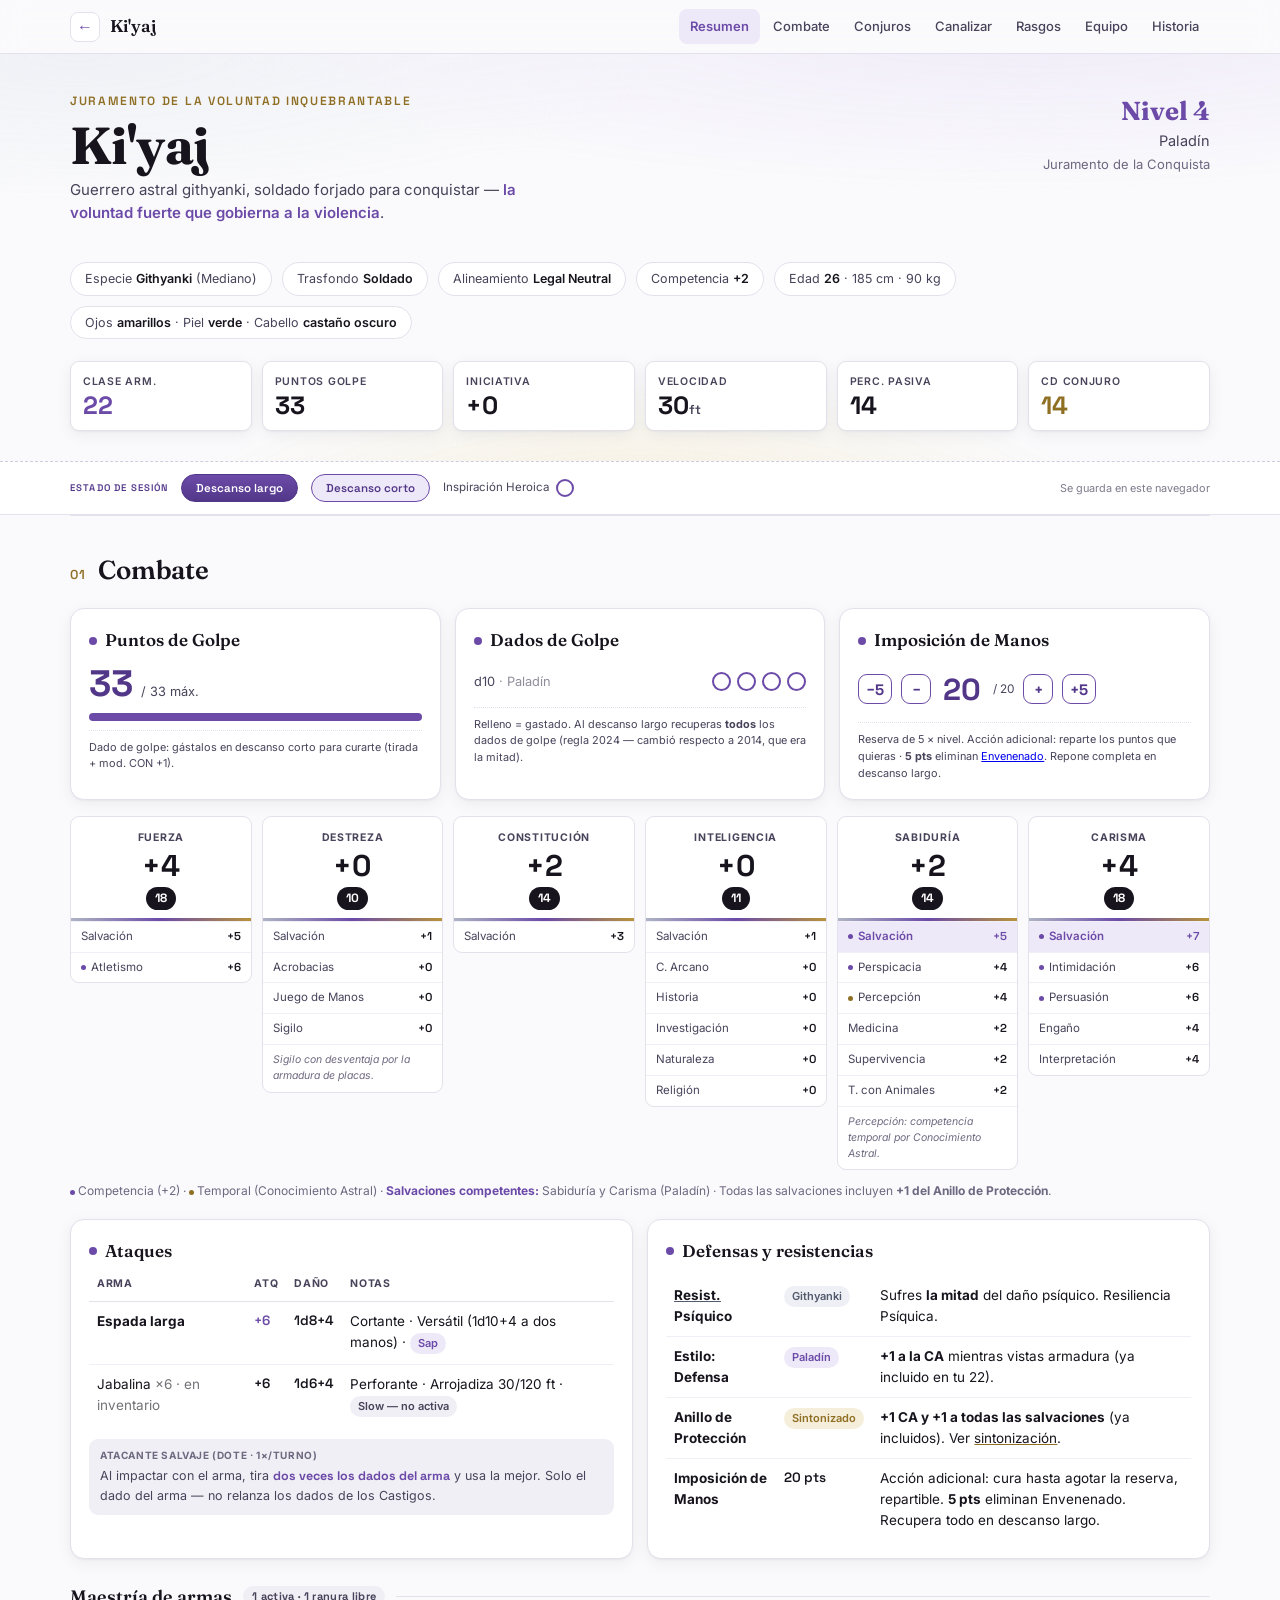
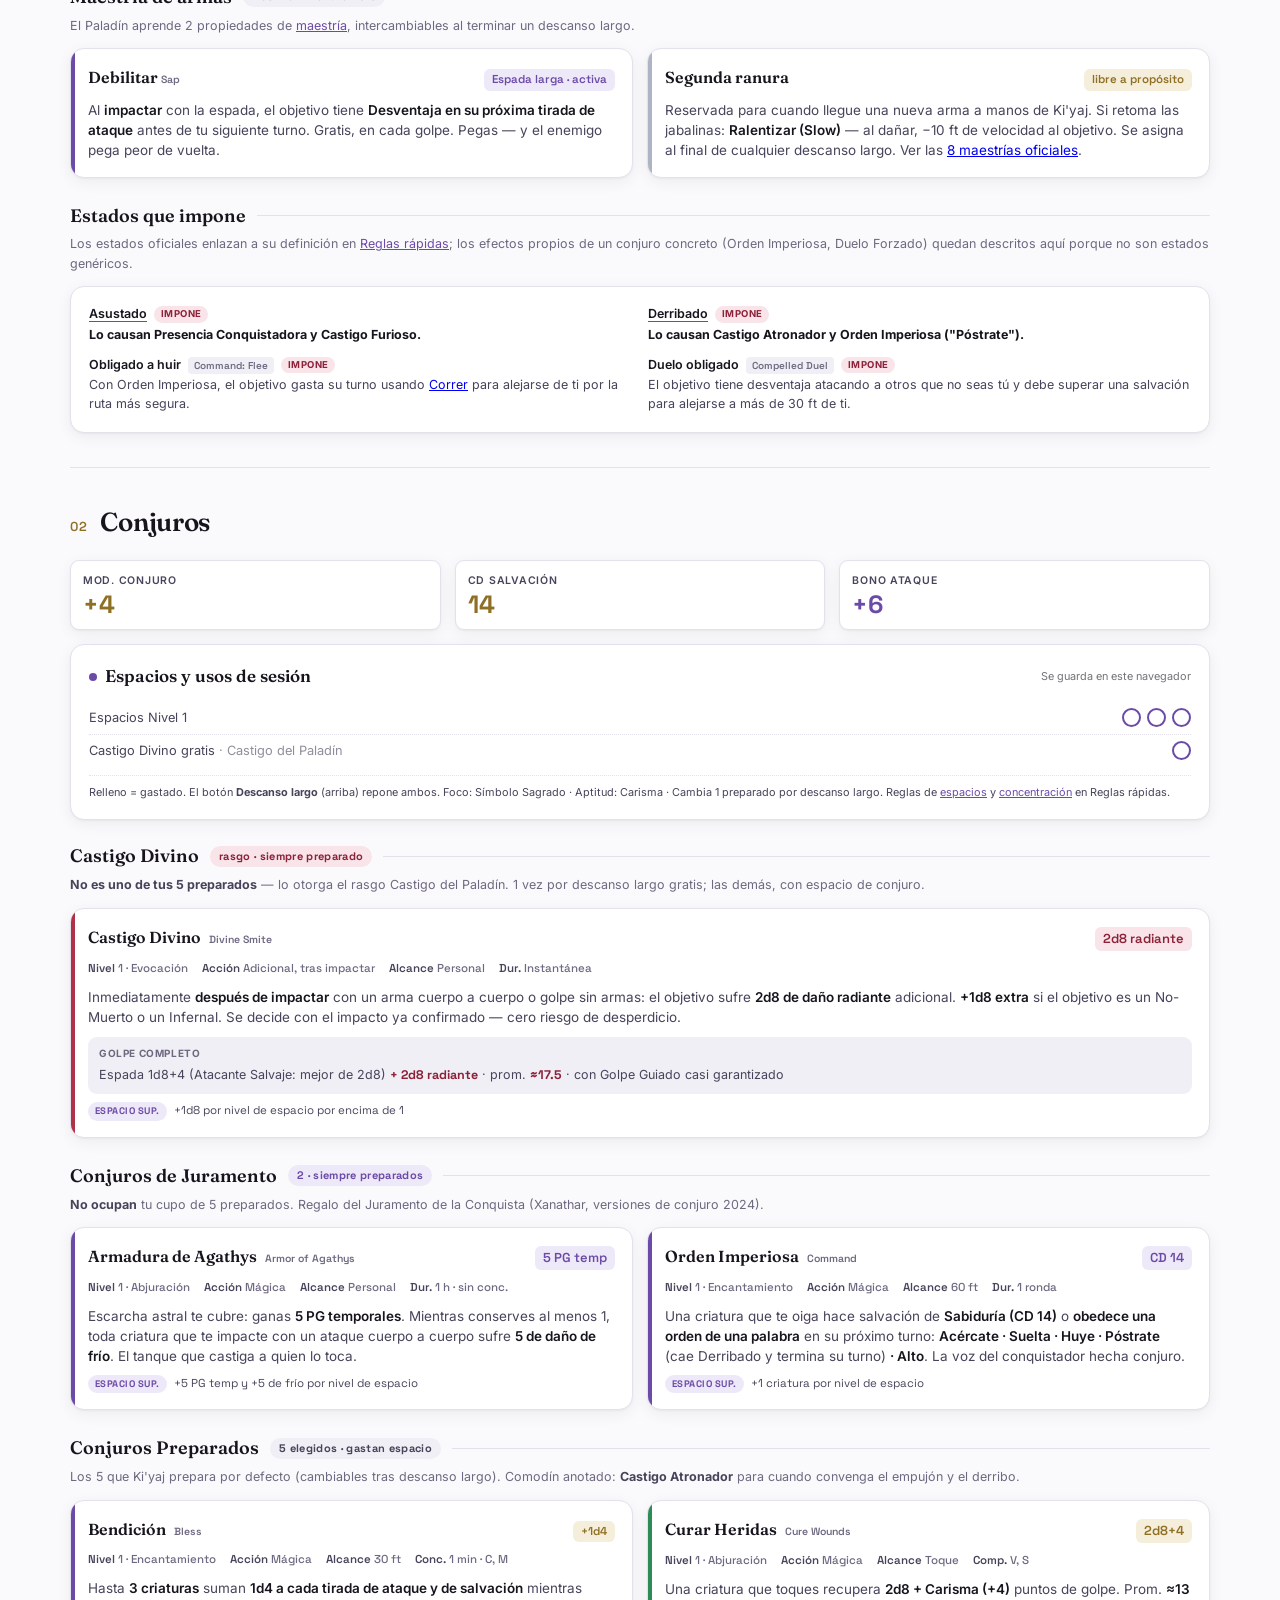
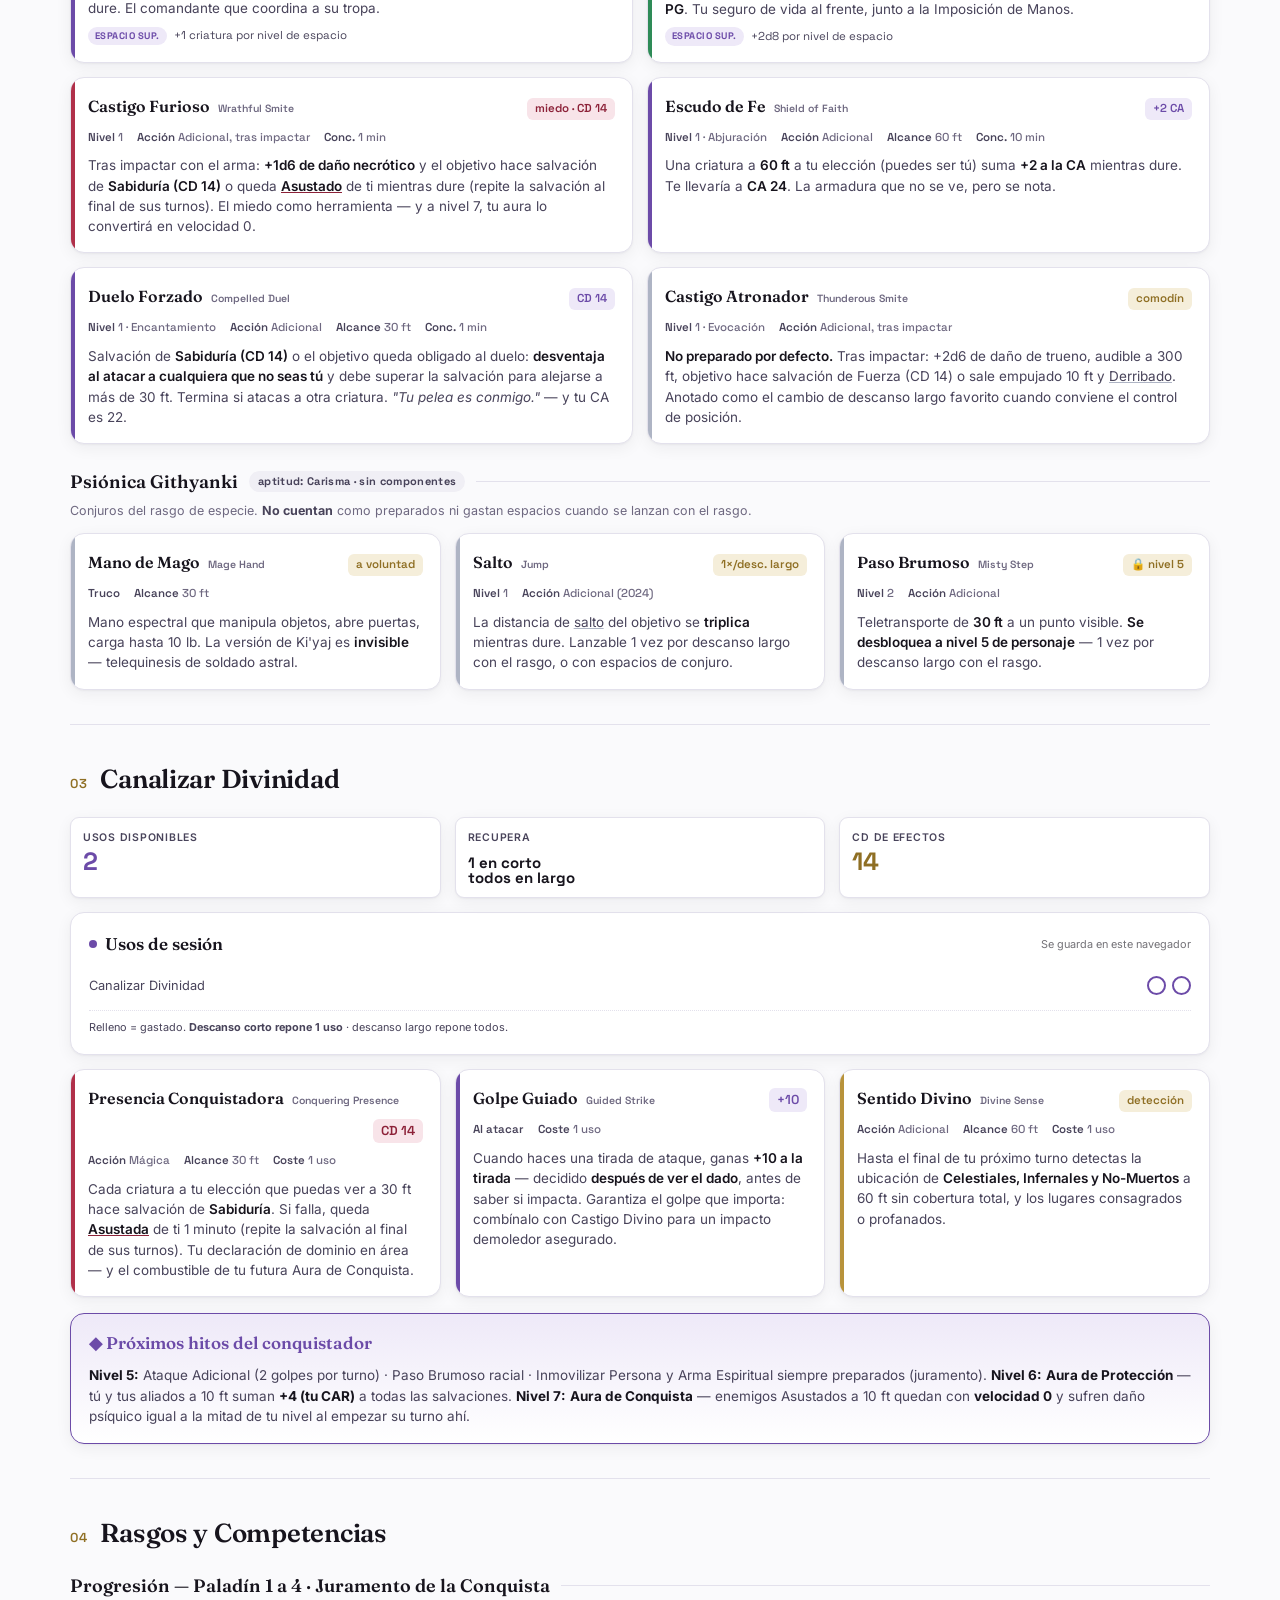
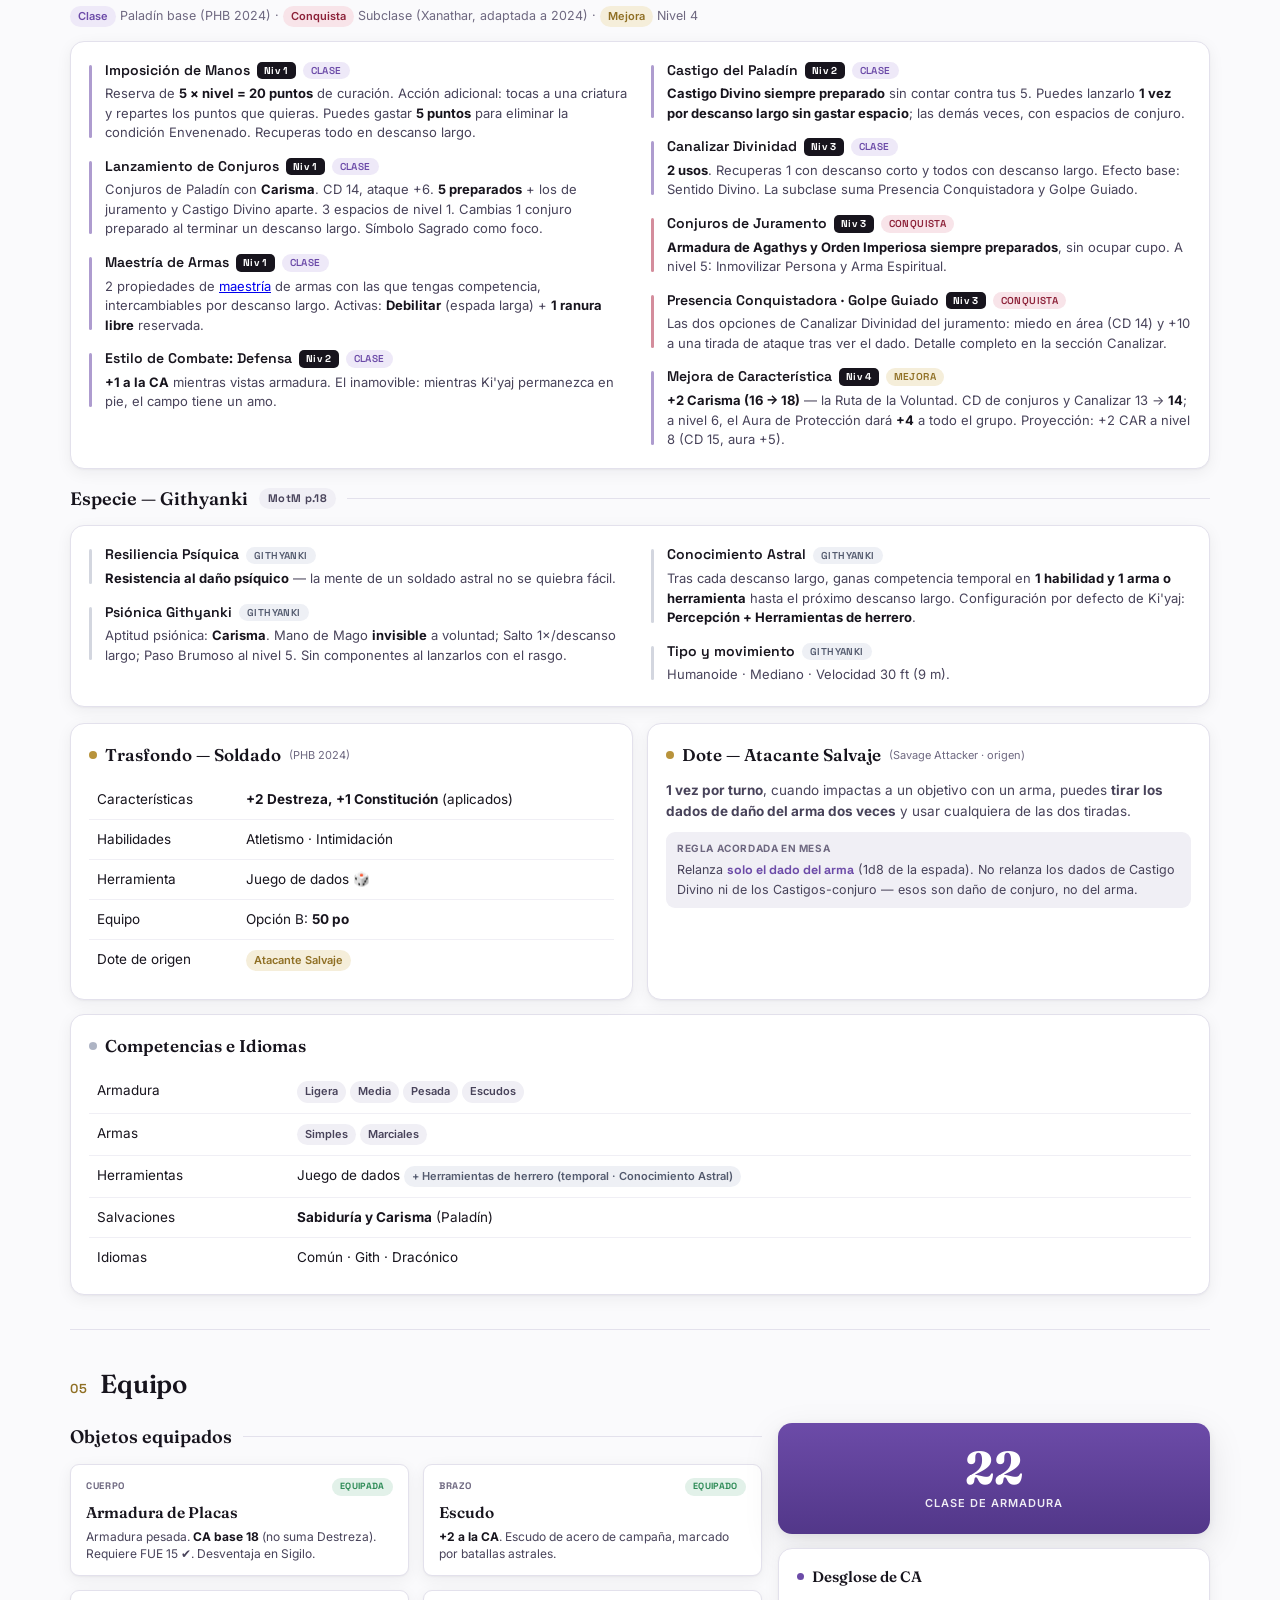
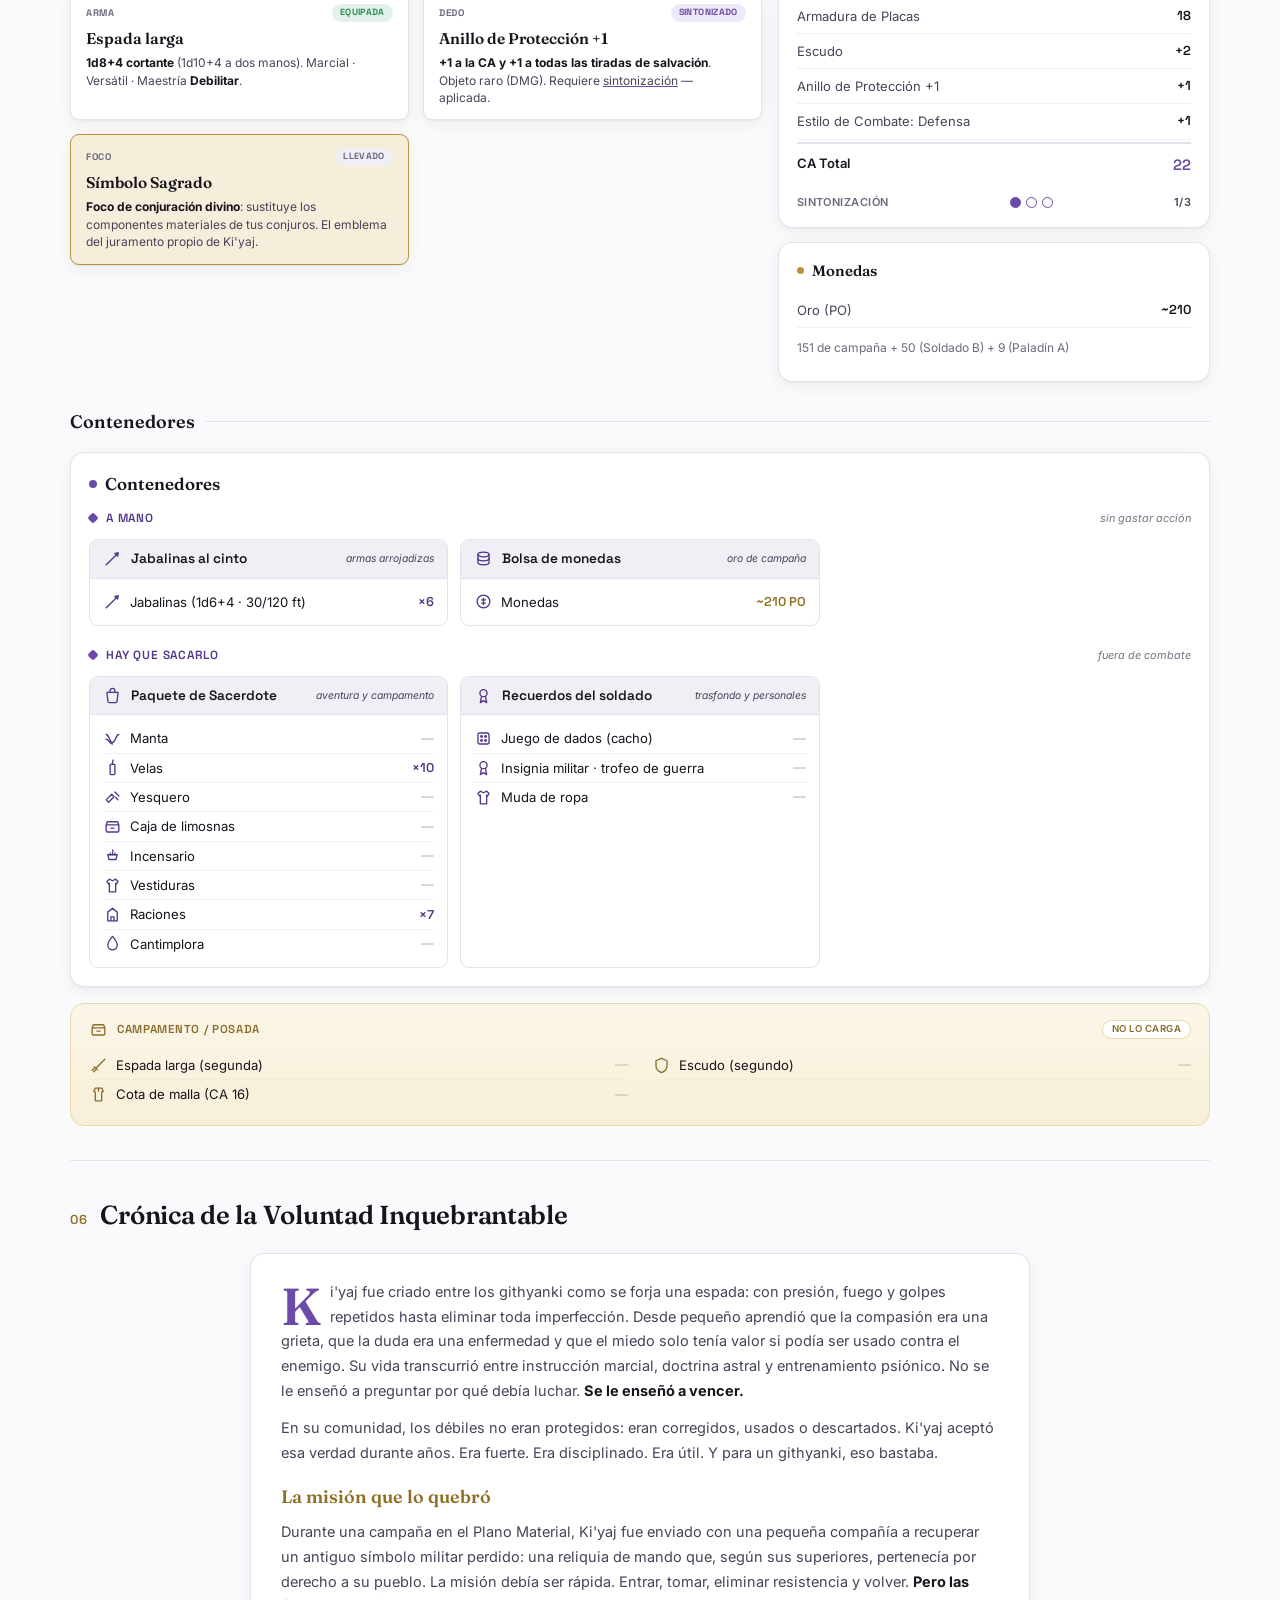
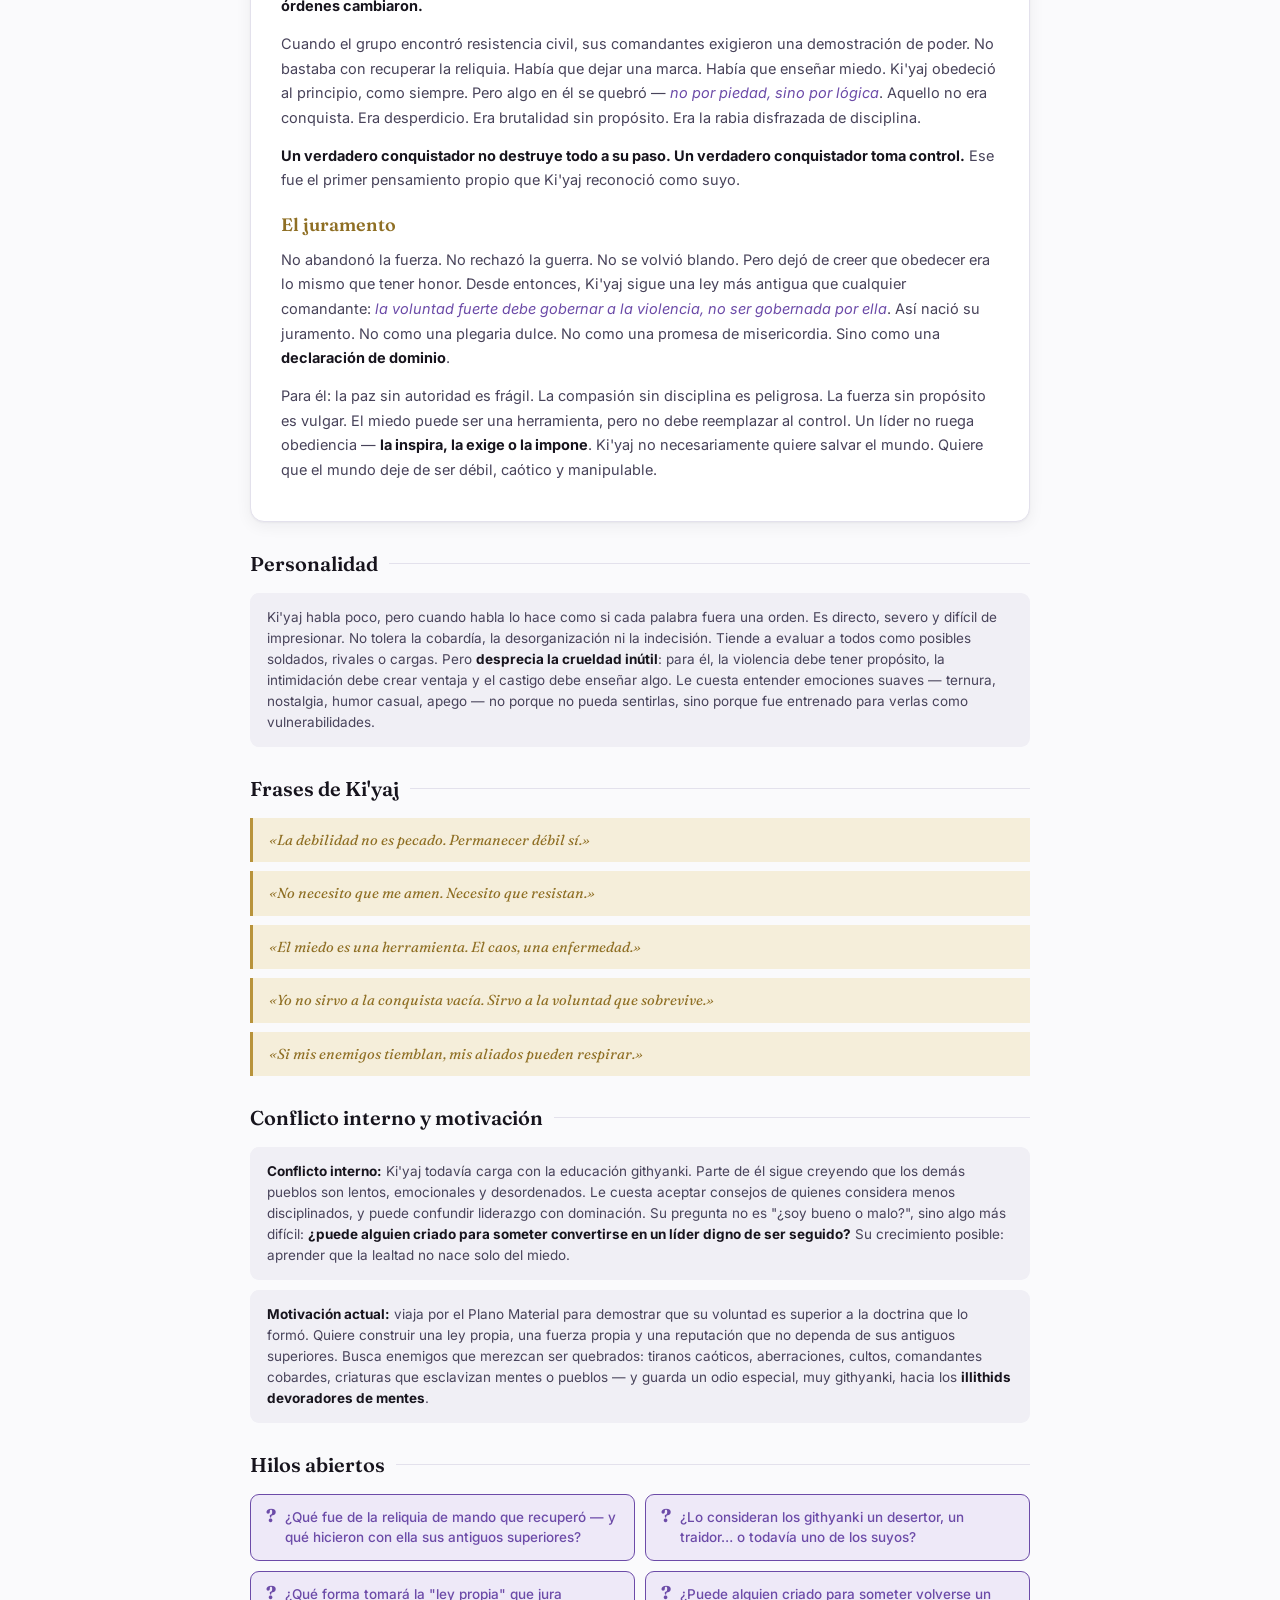
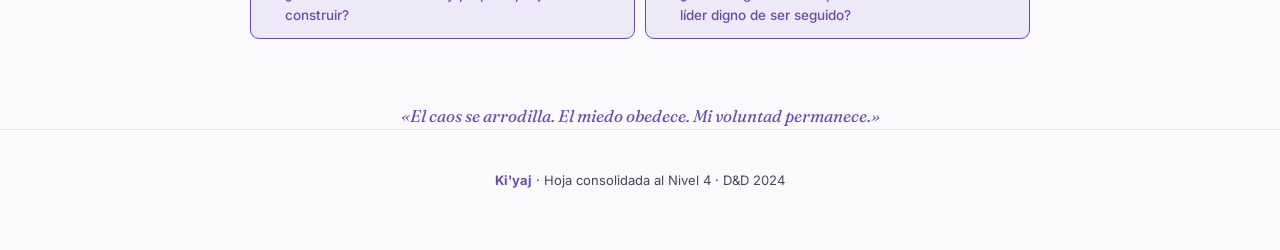
<file: lucho/kiyaj.html>
<!DOCTYPE html>
<html lang="es">
<head>
<meta charset="UTF-8">
<meta name="viewport" content="width=device-width, initial-scale=1.0">
<title>Ki'yaj — Hoja de Personaje</title>
<link rel="preconnect" href="https://fonts.googleapis.com">
<link rel="preconnect" href="https://fonts.gstatic.com" crossorigin>
<link href="https://fonts.googleapis.com/css2?family=Fraunces:ital,opsz,wght@0,9..144,400;0,9..144,600;0,9..144,700;1,9..144,500&family=Inter:wght@400;500;600;700&family=Space+Grotesk:wght@500;600;700&display=swap" rel="stylesheet">
<style>
  :root{
    --paper:#FAFAFC; --ink:#17141D; --ink-2:#48435A; --ink-3:#6E6880;
    --violet:#6C4BA8; --violet-d:#523789; --violet-soft:#EEE9F8;
    --gold:#B8933B; --gold-d:#8F6F24; --gold-soft:#F5EEDA;
    --ruby:#B0304A; --ruby-d:#8C2138; --ruby-soft:#F8E4E9;
    --silver:#AEB4C4; --silver-soft:#EEF0F5; --steel:#535A6E;
    --mist:#F0EFF5; --line:#E3E1EC; --line-2:#CFCCDE;
    --good:#2E8B57; --good-soft:#E2F1E9;
    --shadow:0 1px 2px rgba(23,20,29,.04),0 4px 16px rgba(23,20,29,.06);
    --shadow-lg:0 2px 8px rgba(23,20,29,.06),0 12px 36px rgba(23,20,29,.10);
    --r:14px; --r-sm:9px;
    --nav-h:54px;
    --home-bg1:#FBF6E8; --home-bg2:#F7EFD8; --home-line:#EAD9A8;
    --home-dot:#F0E5CC; --home-ink:#8A6D2E;
    --spark-hi:#CDB9F0; --silver-hi:#F2F4FA; --coin-ink:#3A2C05;
  }
  *{box-sizing:border-box;margin:0;padding:0}
  html{scroll-behavior:smooth;scroll-padding-top:calc(var(--nav-h) + 14px)}
  body{font-family:'Inter',system-ui,sans-serif;background:var(--paper);color:var(--ink);
    line-height:1.55;font-size:15px;-webkit-font-smoothing:antialiased}
  .wrap{max-width:1180px;margin:0 auto;padding:0 20px}

  /* NAV */
  .nav{position:sticky;top:0;z-index:50;height:var(--nav-h);
    background:rgba(250,250,252,.82);backdrop-filter:blur(12px);border-bottom:1px solid var(--line)}
  .nav .wrap{display:flex;align-items:center;gap:18px;height:100%}
  .brand{display:flex;align-items:center;gap:10px;font-family:'Fraunces',serif;
    font-weight:600;font-size:17px;color:var(--ink);text-decoration:none;white-space:nowrap}
  .brand .back{display:inline-flex;align-items:center;justify-content:center;width:30px;height:30px;
    border-radius:8px;border:1px solid var(--line);color:var(--violet);background:#fff;transition:.18s;font-size:16px}
  .brand .back:hover{background:var(--violet);color:#fff;border-color:var(--violet)}
  .navlinks{display:flex;gap:2px;margin-left:auto;overflow-x:auto;scrollbar-width:none}
  .navlinks::-webkit-scrollbar{display:none}
  .navlinks a{font-size:13px;font-weight:500;color:var(--ink-2);text-decoration:none;
    padding:7px 11px;border-radius:8px;white-space:nowrap;transition:.15s}
  .navlinks a:hover{background:var(--mist);color:var(--ink)}
  .navlinks a.active{background:var(--violet-soft);color:var(--violet);font-weight:600}

  /* HERO */
  .hero{position:relative;padding:38px 0 30px;overflow:hidden}
  .hero::before{content:"";position:absolute;inset:0;z-index:0;
    background:radial-gradient(120% 80% at 80% -10%,var(--violet-soft) 0%,transparent 55%),
      radial-gradient(90% 70% at 6% 0%,var(--silver-soft) 0%,transparent 52%),
      radial-gradient(60% 50% at 50% 110%,var(--gold-soft) 0%,transparent 60%);opacity:.9}
  /* Chispas psiónicas: cristales violeta-plata que ascienden */
  .psionics{position:absolute;inset:0;z-index:0;overflow:hidden;pointer-events:none}
  .spark{position:absolute;bottom:-14px;
    background:linear-gradient(135deg,var(--spark-hi),var(--violet));
    box-shadow:0 0 9px 2px rgba(108,75,168,.5),0 0 3px 1px rgba(210,214,228,.8);
    transform:rotate(45deg);border-radius:2px;
    animation:ascend linear infinite;opacity:0}
  .spark.silver{background:linear-gradient(135deg,var(--silver-hi),var(--silver));
    box-shadow:0 0 8px 2px rgba(174,180,196,.55)}
  @keyframes ascend{
    0%{transform:translateY(0) translateX(0) rotate(45deg) scale(.5);opacity:0}
    10%{opacity:1}
    72%{opacity:.8}
    100%{transform:translateY(-310px) translateX(var(--drift,14px)) rotate(225deg) scale(1.05);opacity:0}
  }
  @media(prefers-reduced-motion:reduce){.psionics{display:none}}
  .hero .wrap{position:relative;z-index:1}
  .eyebrow{font-family:'Space Grotesk',monospace;font-size:12px;font-weight:600;
    letter-spacing:.14em;text-transform:uppercase;color:var(--gold-d);margin-bottom:8px}
  .hero h1{font-family:'Fraunces',serif;font-weight:700;font-size:clamp(34px,6vw,52px);
    line-height:1.02;letter-spacing:-.01em;color:var(--ink);margin-bottom:6px}
  .hero .sub{font-size:15px;color:var(--ink-2);max-width:56ch;margin-bottom:20px}
  .hero .sub b{color:var(--violet);font-weight:600}

  .hero-head{display:flex;justify-content:space-between;align-items:flex-start;gap:24px;flex-wrap:wrap}
  .hero-head .hh-left{flex:1;min-width:280px}
  .hero-head .hh-right{text-align:right;flex-shrink:0;padding-top:6px}
  .hh-right .lvl-n{font-family:'Fraunces',serif;font-weight:700;font-size:26px;line-height:1;color:var(--violet)}
  .hh-right .cls-main{font-size:14.5px;color:var(--ink-2);margin-top:6px}
  .hh-right .cls-sub{font-size:13px;color:var(--ink-3);margin-top:2px}

  .meta-chips{display:flex;gap:10px;flex-wrap:wrap;margin:18px 0 22px}
  .chip{font-size:12.5px;color:var(--ink-2);background:#fff;border:1px solid var(--line);
    border-radius:20px;padding:6px 14px}
  .chip b{color:var(--ink);font-weight:600}

  .tiles{display:grid;grid-template-columns:repeat(6,1fr);gap:10px}
  .tile{background:#fff;border:1px solid var(--line);border-radius:var(--r-sm);
    padding:12px;box-shadow:var(--shadow);position:relative}
  .tile .lbl{font-size:10.5px;font-weight:600;letter-spacing:.07em;text-transform:uppercase;
    color:var(--ink-2);margin-bottom:3px}
  .tile .val{font-family:'Space Grotesk',monospace;font-weight:700;font-size:25px;line-height:1;color:var(--ink)}
  .tile .val small{font-size:13px;font-weight:600;color:var(--ink-2)}
  .tile.accent .val{color:var(--violet)} .tile.gold .val{color:var(--gold-d)} .tile.ruby .val{color:var(--ruby-d)}

  /* SECTIONS */
  section{padding:34px 0;border-top:1px solid var(--line)}
  .sec-head{display:flex;align-items:baseline;gap:13px;margin-bottom:18px}
  .sec-head .n{font-family:'Space Grotesk',monospace;font-size:13px;font-weight:600;color:var(--gold-d);letter-spacing:.05em}
  .sec-head h2{font-family:'Fraunces',serif;font-weight:600;font-size:26px;letter-spacing:-.01em;color:var(--ink)}

  .grid{display:grid;gap:14px}
  .g2{grid-template-columns:repeat(2,1fr)} .g3{grid-template-columns:repeat(3,1fr)}

  .card{background:#fff;border:1px solid var(--line);border-radius:var(--r);padding:18px;box-shadow:var(--shadow)}
  .card h3{font-family:'Fraunces',serif;font-weight:600;font-size:17px;margin-bottom:12px;display:flex;align-items:center;gap:8px}
  .card h3 .dot{width:8px;height:8px;border-radius:50%;background:var(--violet);flex-shrink:0}

  /* Definiciones (estados, acciones) */
  .defs{display:grid;grid-template-columns:repeat(2,1fr);gap:11px 16px}
  .def{font-size:12.5px;line-height:1.5}
  .def dt{font-weight:600;color:var(--ink);margin-bottom:2px;display:flex;align-items:center;gap:7px;flex-wrap:wrap}
  .def dt a{color:inherit;text-decoration:underline;text-decoration-color:var(--violet);text-underline-offset:3px}
  .def dt a:hover{color:var(--violet)}
  .def dt .en{font-family:'Space Grotesk',monospace;font-size:10px;font-weight:600;color:var(--ink-3);
    background:var(--mist);padding:1px 6px;border-radius:4px}
  .def dt .tag{font-size:9.5px;font-weight:700;letter-spacing:.04em;text-transform:uppercase;
    background:var(--ruby-soft);color:var(--ruby-d);padding:1px 7px;border-radius:20px}
  .def dd{color:var(--ink-2);margin:0}
  .def dd b{color:var(--ink)}
  @media(max-width:680px){.defs{grid-template-columns:1fr}}

  /* ABILITY BLOCKS */
  .abils{display:grid;grid-template-columns:repeat(6,1fr);gap:10px;align-items:start}
  .abil{background:#fff;border:1px solid var(--line);border-radius:var(--r-sm);
    overflow:hidden;display:flex;flex-direction:column}
  .abil .ab-top{padding:13px 10px 11px;text-align:center;position:relative}
  .abil .ab-top::after{content:"";position:absolute;left:0;right:0;bottom:0;height:3px;
    background:linear-gradient(90deg,var(--silver),var(--violet),var(--gold))}
  .abil .name{font-size:10.5px;font-weight:700;letter-spacing:.07em;text-transform:uppercase;color:var(--ink-2)}
  .abil .mod{font-family:'Space Grotesk',monospace;font-weight:700;font-size:30px;line-height:1.05;color:var(--ink);margin:3px 0 4px}
  .abil .score{display:inline-block;font-family:'Space Grotesk',monospace;font-size:12px;font-weight:700;
    color:#fff;background:var(--ink);padding:2px 9px;border-radius:20px}
  .abil .ab-list{display:flex;flex-direction:column}
  .abil .ab-row{display:flex;justify-content:space-between;align-items:center;gap:6px;
    padding:6px 10px;font-size:11.5px;border-top:1px solid var(--mist)}
  .abil .ab-row .rn{color:var(--ink-2);display:flex;align-items:center;gap:5px}
  .abil .ab-row .rv{font-family:'Space Grotesk',monospace;font-weight:600;color:var(--ink);flex-shrink:0}
  .abil .ab-row.sv{background:var(--violet-soft)}
  .abil .ab-row.sv .rn{color:var(--violet);font-weight:600} .abil .ab-row.sv .rv{color:var(--violet)}
  .abil .ab-row .pc{width:5px;height:5px;border-radius:50%;background:var(--violet);flex-shrink:0}
  .abil .ab-row .pc.tmp{background:var(--gold-d)}
  .abil .ab-note{padding:7px 10px;font-size:10.5px;color:var(--ink-3);border-top:1px solid var(--mist);font-style:italic}

  table{width:100%;border-collapse:collapse;font-size:13.5px}
  th{text-align:left;font-size:10.5px;font-weight:700;letter-spacing:.06em;text-transform:uppercase;
    color:var(--ink-2);padding:0 8px 8px;border-bottom:1px solid var(--line)}
  td{padding:9px 8px;border-bottom:1px solid var(--mist);vertical-align:top}
  tr:last-child td{border-bottom:none}
  .mono{font-family:'Space Grotesk',monospace;font-weight:600}
  .pill{display:inline-block;font-size:11px;font-weight:600;padding:2px 8px;border-radius:20px;background:var(--mist);color:var(--ink-2);margin:1px 0}
  .pill.gold{background:var(--gold-soft);color:var(--gold-d)} .pill.ruby{background:var(--ruby-soft);color:var(--ruby-d)}
  .pill.violet{background:var(--violet-soft);color:var(--violet)} .pill.good{background:var(--good-soft);color:var(--good)}
  .pill.steel{background:var(--silver-soft);color:var(--steel)}

  /* SPELL / FEATURE CARDS */
  .fcard{background:#fff;border:1px solid var(--line);border-radius:var(--r);padding:16px 17px;box-shadow:var(--shadow);
    position:relative;overflow:hidden}
  .fcard::before{content:"";position:absolute;left:0;top:0;bottom:0;width:4px;background:var(--gold)}
  .fcard.buff::before{background:var(--violet)} .fcard.dmg::before{background:var(--ruby)}
  .fcard.util::before{background:var(--gold)} .fcard.heal::before{background:var(--good)}
  .fcard.steel::before{background:var(--silver)}
  .fcard .ftop{display:flex;align-items:baseline;gap:8px;flex-wrap:wrap;margin-bottom:9px}
  .fcard .fname{font-family:'Fraunces',serif;font-weight:600;font-size:16px}
  .fcard .fen{font-family:'Space Grotesk',monospace;font-size:10.5px;font-weight:600;color:var(--ink-3)}
  .fcard .fmeta{font-family:'Space Grotesk',monospace;font-size:11.5px;font-weight:600;color:var(--gold-d);
    margin-left:auto;background:var(--gold-soft);padding:2px 8px;border-radius:6px;white-space:nowrap}
  .fcard .fmeta.big{font-size:13px}
  .fcard .fmeta.vio{background:var(--violet-soft);color:var(--violet)}
  .fcard .fmeta.rub{background:var(--ruby-soft);color:var(--ruby-d)}
  .frow{display:flex;gap:14px;flex-wrap:wrap;font-size:11.5px;color:var(--ink-3);margin-bottom:9px;
    font-family:'Space Grotesk',monospace;font-weight:500}
  .frow span b{color:var(--ink-2);font-weight:600}
  .fcard .fdesc{font-size:13.5px;color:var(--ink-2);line-height:1.5}
  .fcard .fdesc b{color:var(--ink);font-weight:600}
  .fcalc{margin-top:10px;padding:9px 11px;background:var(--mist);border-radius:var(--r-sm);
    font-size:12.5px;color:var(--ink-2)}
  .fcalc .lab{font-size:10px;font-weight:700;letter-spacing:.06em;text-transform:uppercase;color:var(--ink-3);display:block;margin-bottom:3px}
  .fcalc b{font-family:'Space Grotesk',monospace;color:var(--violet);font-weight:700}
  .fcalc.dmg b{color:var(--ruby-d)}
  .fscale{margin-top:8px;display:flex;align-items:center;gap:7px;flex-wrap:wrap;
    font-size:11.5px;color:var(--ink-2);font-family:'Space Grotesk',monospace}
  .fscale .stag{font-size:9.5px;font-weight:700;letter-spacing:.05em;text-transform:uppercase;
    background:var(--violet-soft);color:var(--violet);padding:2px 7px;border-radius:20px;flex-shrink:0}
  .fscale .sval{color:var(--ink-2)}
  .fscale .sval b{color:var(--ink);font-weight:600}

  .callout{background:linear-gradient(180deg,var(--violet-soft),#fff);border:1px solid var(--violet);
    border-radius:var(--r);padding:16px 18px;box-shadow:var(--shadow)}
  .callout h3{font-family:'Fraunces',serif;font-weight:600;font-size:17px;color:var(--violet);margin-bottom:8px}
  .callout p, .callout li{font-size:13.5px;color:var(--ink-2)} .callout b{color:var(--ink)}

  /* Espacios de conjuro */
  .slots{display:flex;gap:12px;flex-wrap:wrap;background:#fff;border:1px solid var(--line);
    border-radius:var(--r);padding:14px 16px;box-shadow:var(--shadow);align-items:center}
  .slot-grp{display:flex;align-items:center;gap:10px}
  .slot-grp .sl-lbl{font-family:'Space Grotesk',monospace;font-size:12px;font-weight:600;
    text-transform:uppercase;letter-spacing:.04em;color:var(--ink-2)}
  .slot-grp .pips{display:flex;gap:4px}
  .pip{width:15px;height:15px;border:1.5px solid var(--violet);background:var(--violet-soft);
    transform:rotate(45deg);border-radius:2px}
  .slot-grp .ct{font-family:'Space Grotesk',monospace;font-size:13px;font-weight:700;color:var(--violet)}
  .slot-div{width:1px;height:26px;background:var(--line)}

  /* Grupos con contador */
  .grp-head{margin:8px 0 13px}
  .grp-head .gh-row{display:flex;align-items:center;gap:11px}
  .grp-head .gt{font-family:'Fraunces',serif;font-weight:600;font-size:18px;color:var(--ink)}
  .grp-head .gc{font-family:'Space Grotesk',monospace;font-size:11px;font-weight:700;
    background:var(--mist);color:var(--ink-2);padding:2px 9px;border-radius:20px;letter-spacing:.03em}
  .grp-head .gc.dom{background:var(--violet-soft);color:var(--violet)}
  .grp-head .gc.rub{background:var(--ruby-soft);color:var(--ruby-d)}
  .grp-head .gline{flex:1;height:1px;background:var(--line)}
  .grp-head .gh-note{font-size:12.5px;color:var(--ink-3);margin-top:5px}
  .grp-head .gh-note b{color:var(--ink-2)}
  .grp-head .gh-note a{color:var(--violet)}

  /* Rasgos con etiqueta de nivel + origen */
  .ft{position:relative;padding-left:16px;break-inside:avoid;margin-bottom:13px}
  .ft::before{content:"";position:absolute;left:0;top:5px;bottom:5px;width:3px;
    border-radius:3px;background:var(--violet);opacity:.55}
  .ft.sub::before{background:var(--ruby)}
  .ft.race::before{background:var(--silver)}
  .ft h4{font-family:'Space Grotesk',sans-serif;font-size:14px;font-weight:600;
    display:flex;align-items:center;gap:7px;flex-wrap:wrap;color:var(--ink)}
  .ft h4 .lv{font-size:10px;font-weight:700;background:var(--ink);color:#fff;
    padding:1px 7px;border-radius:5px;letter-spacing:.03em;font-family:'Space Grotesk',monospace}
  .ft h4 .or{font-size:10px;font-weight:600;padding:1px 8px;border-radius:20px;
    text-transform:uppercase;letter-spacing:.04em}
  .ft h4 .or.cls{background:var(--violet-soft);color:var(--violet)}
  .ft h4 .or.sub{background:var(--ruby-soft);color:var(--ruby-d)}
  .ft h4 .or.race{background:var(--silver-soft);color:var(--steel)}
  .ft h4 .or.feat{background:var(--gold-soft);color:var(--gold-d)}
  .ft p{font-size:13px;color:var(--ink-2);margin-top:3px;line-height:1.5}
  .ft p b{color:var(--ink)}
  .feats-flow{column-gap:22px}
  @media(min-width:760px){.feats-flow{column-count:2}}

  /* EQUIPO */
  .eq-card{background:#fff;border:1px solid var(--line);border-radius:var(--r-sm);padding:13px 15px;box-shadow:var(--shadow)}
  .eq-card .eq-head{display:flex;justify-content:space-between;align-items:center;margin-bottom:5px}
  .eq-card .eq-slot{font-family:'Space Grotesk',monospace;font-size:9.5px;font-weight:700;
    letter-spacing:.07em;text-transform:uppercase;color:var(--ink-3)}
  .eq-card .eq-badge{font-family:'Space Grotesk',monospace;font-size:9px;font-weight:700;letter-spacing:.04em;
    text-transform:uppercase;padding:2px 8px;border-radius:20px;background:var(--good-soft);color:var(--good)}
  .eq-card .eq-badge.att{background:var(--violet-soft);color:var(--violet)}
  .eq-card .eq-badge.no{background:var(--mist);color:var(--ink-3)}
  .eq-card .eq-name{font-family:'Fraunces',serif;font-weight:600;font-size:15.5px;color:var(--ink);margin-bottom:3px}
  .eq-card .eq-desc{font-size:12px;color:var(--ink-2);line-height:1.45}
  .eq-card .eq-desc b{color:var(--ink)}
  .eq-card.special{background:var(--gold-soft);border-color:var(--gold)}

  .ca-big{background:linear-gradient(180deg,var(--violet),var(--violet-d));color:#fff;border-radius:var(--r);
    padding:22px;text-align:center;box-shadow:var(--shadow-lg)}
  .ca-big .ca-n{font-family:'Fraunces',serif;font-weight:700;font-size:46px;line-height:1}
  .ca-big .ca-l{font-size:11px;font-weight:600;letter-spacing:.09em;text-transform:uppercase;margin-top:4px;opacity:.9}
  .ca-panel{background:#fff;border:1px solid var(--line);border-radius:var(--r);padding:16px 18px;box-shadow:var(--shadow);margin-top:14px}
  .ca-panel h3{font-family:'Fraunces',serif;font-weight:600;font-size:15px;margin-bottom:11px;display:flex;align-items:center;gap:8px}
  .ca-panel h3 .dot{width:7px;height:7px;border-radius:50%;background:var(--violet);flex-shrink:0}
  .ca-row{display:flex;justify-content:space-between;padding:7px 0;border-bottom:1px solid var(--mist);font-size:13px;color:var(--ink-2)}
  .ca-row .v{font-family:'Space Grotesk',monospace;font-weight:600;color:var(--ink)}
  .ca-row.total{border-bottom:none;border-top:2px solid var(--line);margin-top:2px;padding-top:9px;font-weight:600;color:var(--ink)}
  .ca-row.total .v{color:var(--violet);font-size:15px}
  .att-row{display:flex;justify-content:space-between;align-items:center;margin-top:11px;font-size:11px;
    font-weight:600;letter-spacing:.04em;text-transform:uppercase;color:var(--ink-3)}
  .att-dots{display:flex;gap:5px}
  .att-dots .ad{width:11px;height:11px;border-radius:50%;border:1.5px solid var(--violet)}
  .att-dots .ad.on{background:var(--violet)}

  .cont{background:#fff;border:1px solid var(--line);border-radius:var(--r);padding:15px 17px;box-shadow:var(--shadow);margin-bottom:12px}
  .cont .cont-head{display:flex;justify-content:space-between;align-items:baseline;margin-bottom:11px;gap:10px;flex-wrap:wrap}
  .cont .cont-name{font-family:'Fraunces',serif;font-weight:600;font-size:15px;color:var(--ink);display:flex;align-items:center;gap:8px}
  .cont .cont-tag{font-size:11.5px;color:var(--ink-3);font-style:italic}
  .cont .chips{display:flex;gap:8px;flex-wrap:wrap}
  .cont .ic{font-size:12px;color:var(--ink-2);background:var(--paper);border:1px solid var(--line);border-radius:20px;padding:5px 12px}
  .cont .ic b{color:var(--ink);font-weight:600}
  .cont .ic small{color:var(--ink-3)}
  .cont .ic.coin{background:var(--gold);color:var(--coin-ink);border-color:var(--gold-d);font-weight:600}

  /* Historia */
  .lore{max-width:780px;margin:0 auto}
  .lore .chronicle{background:#fff;border:1px solid var(--line);border-radius:var(--r);
    padding:26px 30px;box-shadow:var(--shadow);margin-bottom:18px}
  .lore .chronicle h3{font-family:'Fraunces',serif;font-weight:600;font-size:18px;color:var(--gold-d);
    margin:18px 0 9px}
  .lore .chronicle h3:first-child{margin-top:0}
  .lore .chronicle p{font-size:14.5px;color:var(--ink-2);margin-bottom:13px;line-height:1.7}
  .lore .chronicle p b{color:var(--ink)} .lore .chronicle p i{color:var(--violet)}
  .lore .chronicle p:first-of-type::first-letter{font-family:'Fraunces',serif;font-size:52px;
    font-weight:600;float:left;line-height:.8;margin:6px 9px 0 0;color:var(--violet)}
  .lore-sub{font-family:'Fraunces',serif;font-weight:600;font-size:20px;color:var(--ink);
    margin:26px 0 14px;display:flex;align-items:center;gap:11px}
  .lore-sub::after{content:"";flex:1;height:1px;background:var(--line)}
  .quotes{display:flex;flex-direction:column;gap:9px;margin-bottom:6px}
  .quote{background:var(--gold-soft);border-left:3px solid var(--gold);padding:11px 16px;
    font-family:'Fraunces',serif;font-style:italic;font-size:14.5px;color:var(--gold-d)}
  .motiv{background:var(--mist);border-radius:var(--r-sm);padding:14px 17px;margin-bottom:10px}
  .motiv p{font-size:13.5px;color:var(--ink-2);margin:0}
  .motiv b{color:var(--ink)}
  .mysteries{display:grid;grid-template-columns:repeat(2,1fr);gap:10px}
  .mystery{background:var(--violet-soft);border:1px solid var(--violet);border-radius:var(--r-sm);
    padding:12px 15px;font-size:13.5px;color:var(--violet);font-weight:500;display:flex;gap:9px;align-items:flex-start}
  .mystery .qm{font-family:'Fraunces',serif;font-weight:700;font-size:18px;line-height:1;flex-shrink:0}
  @media(max-width:680px){.mysteries{grid-template-columns:1fr}}

  .footer{padding:40px 0 60px;text-align:center;color:var(--ink-2);font-size:13px;border-top:1px solid var(--line)}
  .footer b{color:var(--violet)}

  @media(max-width:820px){.tiles{grid-template-columns:repeat(3,1fr)} .abils{grid-template-columns:repeat(3,1fr)}
    .g3{grid-template-columns:repeat(2,1fr)}}
  @media(max-width:560px){.tiles{grid-template-columns:repeat(2,1fr)} .abils{grid-template-columns:repeat(2,1fr)}
    .g2,.g3{grid-template-columns:1fr}}

  /* ========== SISTEMA DE SESIÓN (base común de la mesa, paleta violeta) ========== */
  .statusbar{background:#fff;border-bottom:1px solid var(--line);border-top:1px dashed var(--line-2)}
  .statusbar .wrap{display:flex;align-items:center;gap:13px;flex-wrap:wrap;padding-top:12px;padding-bottom:12px}
  .sb-lbl{font-family:'Space Grotesk',sans-serif;font-size:.6rem;font-weight:600;letter-spacing:.12em;text-transform:uppercase;color:var(--violet-d)}
  .sb-rest{font-family:'Space Grotesk',sans-serif;font-size:.72rem;font-weight:600;border-radius:999px;padding:6px 14px;cursor:pointer;transition:.15s;-webkit-tap-highlight-color:transparent}
  .sb-rest.lg{color:#fff;background:linear-gradient(180deg,var(--violet),var(--violet-d));border:1px solid var(--violet-d)}
  .sb-rest.sm{color:var(--violet-d);background:var(--violet-soft);border:1px solid var(--violet)}
  .sb-rest:hover{filter:brightness(1.06)}
  .sb-rest:active{transform:translateY(1px)}
  .sb-insp{display:flex;align-items:center;gap:7px;font-size:.72rem;color:var(--ink-2)}
  .sb-pip{width:18px;height:18px;border-radius:50%;border:2px solid var(--violet);background:#fff;cursor:pointer;padding:0;transition:.12s;-webkit-tap-highlight-color:transparent}
  .sb-pip:hover{border-color:var(--violet-d);transform:scale(1.08)}
  .sb-pip.spent{background:var(--violet);border-color:var(--violet-d);box-shadow:inset 0 0 0 3px #fff}
  .sb-save{font-size:.68rem;color:var(--ink-2);opacity:.7;margin-left:auto}
  @media (prefers-reduced-motion:reduce){.sb-rest,.sb-pip{transition:none}.sb-pip:hover{transform:none}}
  @media(max-width:560px){.sb-save{display:none}}

  .hd-row{display:flex;align-items:center;justify-content:space-between;padding:6px 0;border-bottom:1px dotted var(--line);gap:10px;flex-wrap:wrap}
  .hd-row:last-of-type{border-bottom:none}
  .hd-lbl{font-size:.8rem;color:var(--ink-2)}
  .hd-pips{display:inline-flex;gap:6px}
  .hd-pip{width:19px;height:19px;border-radius:50%;border:2px solid var(--violet);background:#fff;cursor:pointer;padding:0;transition:.12s;-webkit-tap-highlight-color:transparent}
  .hd-pip:hover{border-color:var(--violet-d);transform:scale(1.08)}
  .hd-pip.spent{background:var(--violet);border-color:var(--violet-d);box-shadow:inset 0 0 0 3px #fff}
  .hd-note{font-size:.68rem;color:var(--ink-2);margin-top:9px;padding-top:8px;border-top:1px dotted var(--line)}
  .hp-num{font-family:'Space Grotesk',sans-serif;font-weight:700;font-size:2.3rem;color:var(--violet-d);line-height:1}
  .hp-bar{height:8px;background:var(--mist);border-radius:4px;margin-top:10px;overflow:hidden}
  .hp-bar i{display:block;height:100%;background:var(--violet)}
  @media (prefers-reduced-motion:reduce){.hd-pip{transition:none}.hd-pip:hover{transform:none}}

  .pool{display:flex;align-items:center;gap:9px;flex-wrap:wrap}
  .pool .pv{font-family:'Space Grotesk',sans-serif;font-weight:700;font-size:1.9rem;color:var(--violet-d);min-width:2.2ch;text-align:center}
  .pool .pmax{font-size:.74rem;color:var(--ink-2)}
  .pool button{min-width:30px;height:30px;border-radius:9px;border:1.5px solid var(--violet);background:#fff;color:var(--violet-d);font-family:'Space Grotesk',sans-serif;font-weight:700;font-size:.95rem;cursor:pointer;padding:0 7px;transition:.12s;-webkit-tap-highlight-color:transparent}
  .pool button:hover{background:var(--violet-soft)}
  @media (prefers-reduced-motion:reduce){.pool button{transition:none}}

  .icn{width:19px;height:19px;flex:none;color:var(--violet-d)}
  .icn svg{display:block;width:100%;height:100%}
  .zone{margin-bottom:20px}
  .zone:last-child{margin-bottom:0}
  .zone-head{display:flex;align-items:center;gap:9px;margin-bottom:12px}
  .zone-dot{width:8px;height:8px;border-radius:2px;transform:rotate(45deg);background:var(--violet);flex:none}
  .zone-name{font-family:'Space Grotesk',sans-serif;font-size:.74rem;font-weight:600;letter-spacing:.07em;text-transform:uppercase;color:var(--violet-d)}
  .zone-sub{font-size:.68rem;color:var(--ink-2);opacity:.75;font-style:italic;margin-left:auto}
  .zone-grid{display:grid;grid-template-columns:1fr;gap:12px}
  @media(min-width:760px){.zone-grid{grid-template-columns:1fr 1fr}}
  @media(min-width:1100px){.zone-grid{grid-template-columns:repeat(3,1fr)}}
  .container{border:1px solid var(--line);border-radius:var(--r-sm);overflow:hidden;height:100%}
  .container .chd{background:var(--mist);padding:8px 13px;display:flex;align-items:center;gap:9px;border-bottom:1px solid var(--line)}
  .container .cn{font-family:'Space Grotesk',sans-serif;font-weight:600;font-size:.85rem}
  .container .cd{font-size:.65rem;color:var(--ink-2);margin-left:auto;font-style:italic}
  .container .cb{padding:9px 13px}
  .ci-line{display:flex;align-items:center;gap:8px;padding:4px 0;border-bottom:1px dotted var(--line)}
  .ci-line:last-child{border-bottom:none}
  .ci-line .cin{font-size:.82rem;flex:1}
  .ci-line .ciq{font-family:'Space Grotesk',sans-serif;font-size:.8rem;font-weight:600;color:var(--violet-d);white-space:nowrap}
  .ci-line .ciq.none{opacity:.4;font-weight:400;font-family:'Inter',sans-serif}
  .ci-line .ciq.coin{color:var(--gold-d)}
  .home-block{background:linear-gradient(180deg,var(--home-bg1),var(--home-bg2));border:1px solid var(--home-line);border-radius:var(--r);padding:16px 18px;margin-top:16px}
  .home-block .hh{display:flex;align-items:center;gap:9px;margin-bottom:12px}
  .home-block .icn{color:var(--home-ink)}
  .home-block .ht{font-family:'Space Grotesk',sans-serif;font-size:.72rem;font-weight:600;letter-spacing:.06em;text-transform:uppercase;color:var(--home-ink)}
  .home-block .hb{font-size:.6rem;font-weight:600;text-transform:uppercase;letter-spacing:.05em;color:var(--home-ink);background:#fff;border:1px solid var(--home-line);padding:1px 9px;border-radius:999px;margin-left:auto}
  .home-body{display:grid;grid-template-columns:1fr;gap:0 24px}
  @media(min-width:700px){.home-body{grid-template-columns:1fr 1fr}}
  .home-block .ci-line{border-bottom-color:var(--home-dot)}
  .home-block .ci-line .ciq{color:var(--home-ink)}
</style>
</head>
<body>

<nav class="nav"><div class="wrap">
  <a class="brand" href="../index.html"><span class="back">←</span> Ki'yaj</a>
  <div class="navlinks">
    <a href="#resumen" class="active">Resumen</a>
    <a href="#combate">Combate</a>
    <a href="#conjuros">Conjuros</a>
    <a href="#canalizar">Canalizar</a>
    <a href="#rasgos">Rasgos</a>
    <a href="#equipo">Equipo</a>
    <a href="#historia">Historia</a>
  </div>
</div></nav>

<header class="hero" id="resumen">
  <div class="psionics" aria-hidden="true">
    <span class="spark" style="left:4%;width:7px;height:7px;animation-duration:8s;animation-delay:0s;--drift:18px"></span>
    <span class="spark silver" style="left:11%;width:5px;height:5px;animation-duration:10s;animation-delay:1.4s;--drift:-12px"></span>
    <span class="spark" style="left:18%;width:8px;height:8px;animation-duration:7s;animation-delay:3s;--drift:22px"></span>
    <span class="spark silver" style="left:25%;width:5px;height:5px;animation-duration:11s;animation-delay:.6s;--drift:-16px"></span>
    <span class="spark" style="left:33%;width:6px;height:6px;animation-duration:9s;animation-delay:2.2s;--drift:10px"></span>
    <span class="spark silver" style="left:41%;width:7px;height:7px;animation-duration:8.5s;animation-delay:4s;--drift:-20px"></span>
    <span class="spark" style="left:48%;width:6px;height:6px;animation-duration:10.5s;animation-delay:1s;--drift:16px"></span>
    <span class="spark" style="left:55%;width:8px;height:8px;animation-duration:7.5s;animation-delay:2.8s;--drift:-14px"></span>
    <span class="spark silver" style="left:63%;width:5px;height:5px;animation-duration:9.5s;animation-delay:3.6s;--drift:20px"></span>
    <span class="spark" style="left:70%;width:7px;height:7px;animation-duration:8s;animation-delay:.3s;--drift:-10px"></span>
    <span class="spark silver" style="left:77%;width:6px;height:6px;animation-duration:11s;animation-delay:2s;--drift:14px"></span>
    <span class="spark" style="left:84%;width:8px;height:8px;animation-duration:7s;animation-delay:3.4s;--drift:-18px"></span>
    <span class="spark silver" style="left:90%;width:5px;height:5px;animation-duration:10s;animation-delay:1.7s;--drift:12px"></span>
    <span class="spark" style="left:96%;width:7px;height:7px;animation-duration:8.5s;animation-delay:.9s;--drift:-22px"></span>
    <span class="spark" style="left:8%;width:6px;height:6px;animation-duration:9.5s;animation-delay:5s;--drift:-14px"></span>
    <span class="spark silver" style="left:45%;width:7px;height:7px;animation-duration:8s;animation-delay:5.6s;--drift:18px"></span>
    <span class="spark" style="left:74%;width:5px;height:5px;animation-duration:10.5s;animation-delay:4.8s;--drift:-12px"></span>
  </div>
  <div class="wrap">
    <div class="hero-head">
      <div class="hh-left">
        <div class="eyebrow">Juramento de la Voluntad Inquebrantable</div>
        <h1>Ki'yaj</h1>
        <p class="sub">Guerrero astral githyanki, soldado forjado para conquistar — <b>la voluntad fuerte que gobierna a la violencia</b>.</p>
      </div>
      <div class="hh-right">
        <div class="lvl-n">Nivel 4</div>
        <div class="cls-main">Paladín</div>
        <div class="cls-sub">Juramento de la Conquista</div>
      </div>
    </div>
    <div class="meta-chips">
      <span class="chip">Especie <b>Githyanki</b> (Mediano)</span>
      <span class="chip">Trasfondo <b>Soldado</b></span>
      <span class="chip">Alineamiento <b>Legal Neutral</b></span>
      <span class="chip">Competencia <b>+2</b></span>
      <span class="chip">Edad <b>26</b> · 185 cm · 90 kg</span>
      <span class="chip">Ojos <b>amarillos</b> · Piel <b>verde</b> · Cabello <b>castaño oscuro</b></span>
    </div>
    <div class="tiles">
      <div class="tile accent"><div class="lbl">Clase Arm.</div><div class="val">22</div></div>
      <div class="tile"><div class="lbl">Puntos Golpe</div><div class="val">33</div></div>
      <div class="tile"><div class="lbl">Iniciativa</div><div class="val">+0</div></div>
      <div class="tile"><div class="lbl">Velocidad</div><div class="val">30<small>ft</small></div></div>
      <div class="tile"><div class="lbl">Perc. Pasiva</div><div class="val">14</div></div>
      <div class="tile gold"><div class="lbl">CD Conjuro</div><div class="val">14</div></div>
    </div>
  </div>
</header>

<!-- ===== FRANJA DE ESTADO DE SESIÓN ===== -->
<div class="statusbar">
  <div class="wrap">
    <span class="sb-lbl">Estado de sesión</span>
    <button type="button" id="btnLong" class="sb-rest lg">Descanso largo</button>
    <button type="button" id="btnShort" class="sb-rest sm">Descanso corto</button>
    <span class="sb-insp">Inspiración Heroica <button type="button" class="sb-pip" data-track="insp" data-max="1" aria-label="Inspiración Heroica"></button></span>
    <span class="sb-save">Se guarda en este navegador</span>
  </div>
</div>

<div class="wrap">

<!-- COMBATE -->
<section id="combate">
  <div class="sec-head"><span class="n">01</span><h2>Combate</h2></div>

  <div class="grid g3" style="margin-bottom:16px">
    <div class="card">
      <h3><span class="dot"></span>Puntos de Golpe</h3>
      <div style="display:flex;align-items:baseline;gap:8px">
        <span class="hp-num">33</span><span style="font-size:.8rem;color:var(--ink-2)">/ 33 máx.</span>
      </div>
      <div class="hp-bar"><i style="width:100%"></i></div>
      <p class="hd-note">Dado de golpe: gástalos en descanso corto para curarte (tirada + mod. CON +1).</p>
    </div>
    <div class="card">
      <h3><span class="dot"></span>Dados de Golpe</h3>
      <div class="hd-row">
        <span class="hd-lbl">d10 <span style="opacity:.6">· Paladín</span></span>
        <div class="hd-pips" data-track="hd10" data-max="4"></div>
      </div>
      <p class="hd-note">Relleno = gastado. Al descanso largo recuperas <b>todos</b> los dados de golpe (regla 2024 — cambió respecto a 2014, que era la mitad).</p>
    </div>
    <div class="card">
      <h3><span class="dot"></span>Imposición de Manos</h3>
      <div class="pool" data-track="lom" data-max="20" data-pool="1"></div>
      <p class="hd-note">Reserva de 5 × nivel. Acción adicional: reparte los puntos que quieras · <b>5 pts</b> eliminan <a href="../reglas.html#envenenado">Envenenado</a>. Repone completa en descanso largo.</p>
    </div>
  </div>

  <div class="abils" style="margin-bottom:16px">
    <div class="abil">
      <div class="ab-top"><div class="name">Fuerza</div><div class="mod">+4</div><span class="score">18</span></div>
      <div class="ab-list">
        <div class="ab-row"><span class="rn">Salvación</span><span class="rv">+5</span></div>
        <div class="ab-row"><span class="rn"><span class="pc"></span>Atletismo</span><span class="rv">+6</span></div>
      </div>
    </div>
    <div class="abil">
      <div class="ab-top"><div class="name">Destreza</div><div class="mod">+0</div><span class="score">10</span></div>
      <div class="ab-list">
        <div class="ab-row"><span class="rn">Salvación</span><span class="rv">+1</span></div>
        <div class="ab-row"><span class="rn">Acrobacias</span><span class="rv">+0</span></div>
        <div class="ab-row"><span class="rn">Juego de Manos</span><span class="rv">+0</span></div>
        <div class="ab-row"><span class="rn">Sigilo</span><span class="rv">+0</span></div>
      </div>
      <div class="ab-note">Sigilo con desventaja por la armadura de placas.</div>
    </div>
    <div class="abil">
      <div class="ab-top"><div class="name">Constitución</div><div class="mod">+2</div><span class="score">14</span></div>
      <div class="ab-list">
        <div class="ab-row"><span class="rn">Salvación</span><span class="rv">+3</span></div>
      </div>
    </div>
    <div class="abil">
      <div class="ab-top"><div class="name">Inteligencia</div><div class="mod">+0</div><span class="score">11</span></div>
      <div class="ab-list">
        <div class="ab-row"><span class="rn">Salvación</span><span class="rv">+1</span></div>
        <div class="ab-row"><span class="rn">C. Arcano</span><span class="rv">+0</span></div>
        <div class="ab-row"><span class="rn">Historia</span><span class="rv">+0</span></div>
        <div class="ab-row"><span class="rn">Investigación</span><span class="rv">+0</span></div>
        <div class="ab-row"><span class="rn">Naturaleza</span><span class="rv">+0</span></div>
        <div class="ab-row"><span class="rn">Religión</span><span class="rv">+0</span></div>
      </div>
    </div>
    <div class="abil">
      <div class="ab-top"><div class="name">Sabiduría</div><div class="mod">+2</div><span class="score">14</span></div>
      <div class="ab-list">
        <div class="ab-row sv"><span class="rn"><span class="pc"></span>Salvación</span><span class="rv">+5</span></div>
        <div class="ab-row"><span class="rn"><span class="pc"></span>Perspicacia</span><span class="rv">+4</span></div>
        <div class="ab-row"><span class="rn"><span class="pc tmp"></span>Percepción</span><span class="rv">+4</span></div>
        <div class="ab-row"><span class="rn">Medicina</span><span class="rv">+2</span></div>
        <div class="ab-row"><span class="rn">Supervivencia</span><span class="rv">+2</span></div>
        <div class="ab-row"><span class="rn">T. con Animales</span><span class="rv">+2</span></div>
      </div>
      <div class="ab-note">Percepción: competencia temporal por Conocimiento Astral.</div>
    </div>
    <div class="abil">
      <div class="ab-top"><div class="name">Carisma</div><div class="mod">+4</div><span class="score">18</span></div>
      <div class="ab-list">
        <div class="ab-row sv"><span class="rn"><span class="pc"></span>Salvación</span><span class="rv">+7</span></div>
        <div class="ab-row"><span class="rn"><span class="pc"></span>Intimidación</span><span class="rv">+6</span></div>
        <div class="ab-row"><span class="rn"><span class="pc"></span>Persuasión</span><span class="rv">+6</span></div>
        <div class="ab-row"><span class="rn">Engaño</span><span class="rv">+4</span></div>
        <div class="ab-row"><span class="rn">Interpretación</span><span class="rv">+4</span></div>
      </div>
    </div>
  </div>
  <p style="font-size:12px;color:var(--ink-3);margin:-4px 0 18px">
    <span style="display:inline-block;width:5px;height:5px;border-radius:50%;background:var(--violet);vertical-align:middle"></span> Competencia (+2) ·
    <span style="display:inline-block;width:5px;height:5px;border-radius:50%;background:var(--gold-d);vertical-align:middle"></span> Temporal (Conocimiento Astral) ·
    <b style="color:var(--violet)">Salvaciones competentes:</b> Sabiduría y Carisma (Paladín) · Todas las salvaciones incluyen <b>+1 del Anillo de Protección</b>.
  </p>

  <div class="grid g2">
    <div class="card">
      <h3><span class="dot"></span> Ataques</h3>
      <table>
        <thead><tr><th>Arma</th><th>Atq</th><th>Daño</th><th>Notas</th></tr></thead>
        <tbody>
          <tr><td><b>Espada larga</b></td><td class="mono" style="color:var(--violet)">+6</td><td class="mono">1d8+4</td><td>Cortante · Versátil (1d10+4 a dos manos) · <span class="pill violet">Sap</span></td></tr>
          <tr><td>Jabalina <span style="opacity:.6">×6 · en inventario</span></td><td class="mono">+6</td><td class="mono">1d6+4</td><td>Perforante · Arrojadiza 30/120 ft · <span class="pill">Slow — no activa</span></td></tr>
        </tbody>
      </table>
      <div class="fcalc" style="margin-top:12px"><span class="lab">Atacante Salvaje (dote · 1×/turno)</span>
      Al impactar con el arma, tira <b>dos veces los dados del arma</b> y usa la mejor. Solo el dado del arma — no relanza los dados de los Castigos.</div>
    </div>
    <div class="card">
      <h3><span class="dot"></span> Defensas y resistencias</h3>
      <table>
        <tbody>
          <tr><td><b><a href="../reglas.html#resistencia-vulnerabilidad-inmunidad" style="color:inherit;text-decoration-color:var(--steel)">Resist.</a> Psíquico</b></td><td><span class="pill steel">Githyanki</span></td><td>Sufres <b>la mitad</b> del daño psíquico. Resiliencia Psíquica.</td></tr>
          <tr><td><b>Estilo: Defensa</b></td><td><span class="pill violet">Paladín</span></td><td><b>+1 a la CA</b> mientras vistas armadura (ya incluido en tu 22).</td></tr>
          <tr><td><b>Anillo de Protección</b></td><td><span class="pill gold">Sintonizado</span></td><td><b>+1 CA y +1 a todas las salvaciones</b> (ya incluidos). Ver <a href="../reglas.html#sintonizacion" style="color:inherit;text-decoration-color:var(--gold-d)">sintonización</a>.</td></tr>
          <tr><td><b>Imposición de Manos</b></td><td class="mono">20 pts</td><td>Acción adicional: cura hasta agotar la reserva, repartible. <b>5 pts</b> eliminan Envenenado. Recupera todo en descanso largo.</td></tr>
        </tbody>
      </table>
    </div>
  </div>

  <div class="grp-head" style="margin-top:24px">
    <div class="gh-row"><span class="gt">Maestría de armas</span><span class="gc">1 activa · 1 ranura libre</span><span class="gline"></span></div>
    <div class="gh-note">El Paladín aprende 2 propiedades de <a href="../reglas.html#maestrias-de-armas">maestría</a>, intercambiables al terminar un descanso largo.</div>
  </div>
  <div class="grid g2">
    <div class="fcard buff"><div class="ftop"><span class="fname">Debilitar <span class="fen">Sap</span></span><span class="fmeta vio">Espada larga · activa</span></div>
      <div class="fdesc">Al <b>impactar</b> con la espada, el objetivo tiene <b>Desventaja en su próxima tirada de ataque</b> antes de tu siguiente turno. Gratis, en cada golpe. Pegas — y el enemigo pega peor de vuelta.</div></div>
    <div class="fcard steel"><div class="ftop"><span class="fname">Segunda ranura</span><span class="fmeta">libre a propósito</span></div>
      <div class="fdesc">Reservada para cuando llegue una nueva arma a manos de Ki'yaj. Si retoma las jabalinas: <b>Ralentizar (Slow)</b> — al dañar, −10 ft de velocidad al objetivo. Se asigna al final de cualquier descanso largo. Ver las <a href="../reglas.html#maestrias-de-armas">8 maestrías oficiales</a>.</div></div>
  </div>

  <div class="grp-head" style="margin-top:24px">
    <div class="gh-row"><span class="gt">Estados que impone</span><span class="gline"></span></div>
    <div class="gh-note">Los estados oficiales enlazan a su definición en <a href="../reglas.html#estados">Reglas rápidas</a>; los efectos propios de un conjuro concreto (Orden Imperiosa, Duelo Forzado) quedan descritos aquí porque no son estados genéricos.</div>
  </div>
  <div class="card">
    <dl class="defs">
      <div class="def"><dt><a href="../reglas.html#asustado">Asustado</a> <span class="tag">impone</span></dt><dd><b>Lo causan Presencia Conquistadora y Castigo Furioso.</b></dd></div>
      <div class="def"><dt><a href="../reglas.html#derribado">Derribado</a> <span class="tag">impone</span></dt><dd><b>Lo causan Castigo Atronador y Orden Imperiosa ("Póstrate").</b></dd></div>
      <div class="def"><dt>Obligado a huir <span class="en">Command: Flee</span> <span class="tag">impone</span></dt><dd>Con Orden Imperiosa, el objetivo gasta su turno usando <a href="../reglas.html#correr">Correr</a> para alejarse de ti por la ruta más segura.</dd></div>
      <div class="def"><dt>Duelo obligado <span class="en">Compelled Duel</span> <span class="tag">impone</span></dt><dd>El objetivo tiene desventaja atacando a otros que no seas tú y debe superar una salvación para alejarse a más de 30 ft de ti.</dd></div>
    </dl>
  </div>
</section>

<!-- CONJUROS -->
<section id="conjuros">
  <div class="sec-head"><span class="n">02</span><h2>Conjuros</h2></div>

  <div class="grid g3" style="margin-bottom:14px">
    <div class="tile gold"><div class="lbl">Mod. Conjuro</div><div class="val">+4</div></div>
    <div class="tile gold"><div class="lbl">CD Salvación</div><div class="val">14</div></div>
    <div class="tile accent"><div class="lbl">Bono Ataque</div><div class="val">+6</div></div>
  </div>

  <div class="card" style="margin-bottom:22px">
    <h3><span class="dot"></span>Espacios y usos de sesión <span style="font-weight:400;font-size:.68rem;opacity:.6;font-family:Inter;margin-left:auto">Se guarda en este navegador</span></h3>
    <div class="hd-row">
      <span class="hd-lbl">Espacios Nivel 1</span>
      <div class="hd-pips" data-track="n1" data-max="3"></div>
    </div>
    <div class="hd-row">
      <span class="hd-lbl">Castigo Divino gratis <span style="opacity:.6">· Castigo del Paladín</span></span>
      <div class="hd-pips" data-track="castigo" data-max="1"></div>
    </div>
    <p class="hd-note">Relleno = gastado. El botón <b>Descanso largo</b> (arriba) repone ambos. Foco: Símbolo Sagrado · Aptitud: Carisma · Cambia 1 preparado por descanso largo. Reglas de <a href="../reglas.html#espacios-de-conjuro" style="color:var(--violet)">espacios</a> y <a href="../reglas.html#concentracion" style="color:var(--violet)">concentración</a> en Reglas rápidas.</p>
  </div>

  <div class="grp-head">
    <div class="gh-row"><span class="gt">Castigo Divino</span><span class="gc rub">rasgo · siempre preparado</span><span class="gline"></span></div>
    <div class="gh-note"><b>No es uno de tus 5 preparados</b> — lo otorga el rasgo Castigo del Paladín. 1 vez por descanso largo gratis; las demás, con espacio de conjuro.</div>
  </div>
  <div class="fcard dmg" style="margin-bottom:24px"><div class="ftop"><span class="fname">Castigo Divino</span><span class="fen">Divine Smite</span><span class="fmeta rub big">2d8 radiante</span></div>
    <div class="frow"><span><b>Nivel</b> 1 · Evocación</span><span><b>Acción</b> Adicional, tras impactar</span><span><b>Alcance</b> Personal</span><span><b>Dur.</b> Instantánea</span></div>
    <div class="fdesc">Inmediatamente <b>después de impactar</b> con un arma cuerpo a cuerpo o golpe sin armas: el objetivo sufre <b>2d8 de daño radiante</b> adicional. <b>+1d8 extra</b> si el objetivo es un No-Muerto o un Infernal. Se decide con el impacto ya confirmado — cero riesgo de desperdicio.</div>
    <div class="fcalc dmg"><span class="lab">Golpe completo</span>Espada 1d8+4 (Atacante Salvaje: mejor de 2d8) <b>+ 2d8 radiante</b> · prom. <b>≈17.5</b> · con Golpe Guiado casi garantizado</div>
    <div class="fscale"><span class="stag">Espacio sup.</span><span class="sval">+1d8 por nivel de espacio por encima de 1</span></div></div>

  <div class="grp-head">
    <div class="gh-row"><span class="gt">Conjuros de Juramento</span><span class="gc dom">2 · siempre preparados</span><span class="gline"></span></div>
    <div class="gh-note"><b>No ocupan</b> tu cupo de 5 preparados. Regalo del Juramento de la Conquista (Xanathar, versiones de conjuro 2024).</div>
  </div>
  <div class="grid g2" style="margin-bottom:24px">
    <div class="fcard buff"><div class="ftop"><span class="fname">Armadura de Agathys</span><span class="fen">Armor of Agathys</span><span class="fmeta vio big">5 PG temp</span></div>
      <div class="frow"><span><b>Nivel</b> 1 · Abjuración</span><span><b>Acción</b> Mágica</span><span><b>Alcance</b> Personal</span><span><b>Dur.</b> 1 h · sin conc.</span></div>
      <div class="fdesc">Escarcha astral te cubre: ganas <b>5 PG temporales</b>. Mientras conserves al menos 1, toda criatura que te impacte con un ataque cuerpo a cuerpo sufre <b>5 de daño de frío</b>. El tanque que castiga a quien lo toca.</div>
      <div class="fscale"><span class="stag">Espacio sup.</span><span class="sval">+5 PG temp y +5 de frío por nivel de espacio</span></div></div>
    <div class="fcard buff"><div class="ftop"><span class="fname">Orden Imperiosa</span><span class="fen">Command</span><span class="fmeta vio big">CD 14</span></div>
      <div class="frow"><span><b>Nivel</b> 1 · Encantamiento</span><span><b>Acción</b> Mágica</span><span><b>Alcance</b> 60 ft</span><span><b>Dur.</b> 1 ronda</span></div>
      <div class="fdesc">Una criatura que te oiga hace salvación de <b>Sabiduría (CD 14)</b> o <b>obedece una orden de una palabra</b> en su próximo turno: <b>Acércate · Suelta · Huye · Póstrate</b> (cae Derribado y termina su turno) <b>· Alto</b>. La voz del conquistador hecha conjuro.</div>
      <div class="fscale"><span class="stag">Espacio sup.</span><span class="sval">+1 criatura por nivel de espacio</span></div></div>
  </div>

  <div class="grp-head">
    <div class="gh-row"><span class="gt">Conjuros Preparados</span><span class="gc">5 elegidos · gastan espacio</span><span class="gline"></span></div>
    <div class="gh-note">Los 5 que Ki'yaj prepara por defecto (cambiables tras descanso largo). Comodín anotado: <b>Castigo Atronador</b> para cuando convenga el empujón y el derribo.</div>
  </div>
  <div class="grid g2">
    <div class="fcard buff"><div class="ftop"><span class="fname">Bendición</span><span class="fen">Bless</span><span class="fmeta">+1d4</span></div>
      <div class="frow"><span><b>Nivel</b> 1 · Encantamiento</span><span><b>Acción</b> Mágica</span><span><b>Alcance</b> 30 ft</span><span><b>Conc.</b> 1 min · C, M</span></div>
      <div class="fdesc">Hasta <b>3 criaturas</b> suman <b>1d4 a cada tirada de ataque y de salvación</b> mientras dure. El comandante que coordina a su tropa.</div>
      <div class="fscale"><span class="stag">Espacio sup.</span><span class="sval">+1 criatura por nivel de espacio</span></div></div>
    <div class="fcard heal"><div class="ftop"><span class="fname">Curar Heridas</span><span class="fen">Cure Wounds</span><span class="fmeta big">2d8+4</span></div>
      <div class="frow"><span><b>Nivel</b> 1 · Abjuración</span><span><b>Acción</b> Mágica</span><span><b>Alcance</b> Toque</span><span><b>Comp.</b> V, S</span></div>
      <div class="fdesc">Una criatura que toques recupera <b>2d8 + Carisma (+4)</b> puntos de golpe. Prom. <b>≈13 PG</b>. Tu seguro de vida al frente, junto a la Imposición de Manos.</div>
      <div class="fscale"><span class="stag">Espacio sup.</span><span class="sval">+2d8 por nivel de espacio</span></div></div>
    <div class="fcard dmg"><div class="ftop"><span class="fname">Castigo Furioso</span><span class="fen">Wrathful Smite</span><span class="fmeta rub">miedo · CD 14</span></div>
      <div class="frow"><span><b>Nivel</b> 1</span><span><b>Acción</b> Adicional, tras impactar</span><span><b>Conc.</b> 1 min</span></div>
      <div class="fdesc">Tras impactar con el arma: <b>+1d6 de daño necrótico</b> y el objetivo hace salvación de <b>Sabiduría (CD 14)</b> o queda <a href="../reglas.html#asustado" style="color:inherit;text-decoration-color:var(--ruby-d)"><b>Asustado</b></a> de ti mientras dure (repite la salvación al final de sus turnos). El miedo como herramienta — y a nivel 7, tu aura lo convertirá en velocidad 0.</div></div>
    <div class="fcard buff"><div class="ftop"><span class="fname">Escudo de Fe</span><span class="fen">Shield of Faith</span><span class="fmeta vio">+2 CA</span></div>
      <div class="frow"><span><b>Nivel</b> 1 · Abjuración</span><span><b>Acción</b> Adicional</span><span><b>Alcance</b> 60 ft</span><span><b>Conc.</b> 10 min</span></div>
      <div class="fdesc">Una criatura a <b>60 ft</b> a tu elección (puedes ser tú) suma <b>+2 a la CA</b> mientras dure. Te llevaría a <b>CA 24</b>. La armadura que no se ve, pero se nota.</div></div>
    <div class="fcard buff"><div class="ftop"><span class="fname">Duelo Forzado</span><span class="fen">Compelled Duel</span><span class="fmeta vio">CD 14</span></div>
      <div class="frow"><span><b>Nivel</b> 1 · Encantamiento</span><span><b>Acción</b> Adicional</span><span><b>Alcance</b> 30 ft</span><span><b>Conc.</b> 1 min</span></div>
      <div class="fdesc">Salvación de <b>Sabiduría (CD 14)</b> o el objetivo queda obligado al duelo: <b>desventaja al atacar a cualquiera que no seas tú</b> y debe superar la salvación para alejarse a más de 30 ft. Termina si atacas a otra criatura. <i>"Tu pelea es conmigo."</i> — y tu CA es 22.</div></div>
    <div class="fcard steel"><div class="ftop"><span class="fname">Castigo Atronador</span><span class="fen">Thunderous Smite</span><span class="fmeta">comodín</span></div>
      <div class="frow"><span><b>Nivel</b> 1 · Evocación</span><span><b>Acción</b> Adicional, tras impactar</span></div>
      <div class="fdesc"><b>No preparado por defecto.</b> Tras impactar: +2d6 de daño de trueno, audible a 300 ft, objetivo hace salvación de Fuerza (CD 14) o sale empujado 10 ft y <a href="../reglas.html#derribado" style="color:inherit;text-decoration-color:var(--silver)">Derribado</a>. Anotado como el cambio de descanso largo favorito cuando conviene el control de posición.</div></div>
  </div>

  <div class="grp-head" style="margin-top:24px">
    <div class="gh-row"><span class="gt">Psiónica Githyanki</span><span class="gc">aptitud: Carisma · sin componentes</span><span class="gline"></span></div>
    <div class="gh-note">Conjuros del rasgo de especie. <b>No cuentan</b> como preparados ni gastan espacios cuando se lanzan con el rasgo.</div>
  </div>
  <div class="grid g3">
    <div class="fcard steel"><div class="ftop"><span class="fname">Mano de Mago</span><span class="fen">Mage Hand</span><span class="fmeta">a voluntad</span></div>
      <div class="frow"><span><b>Truco</b></span><span><b>Alcance</b> 30 ft</span></div>
      <div class="fdesc">Mano espectral que manipula objetos, abre puertas, carga hasta 10 lb. La versión de Ki'yaj es <b>invisible</b> — telequinesis de soldado astral.</div></div>
    <div class="fcard steel"><div class="ftop"><span class="fname">Salto</span><span class="fen">Jump</span><span class="fmeta">1×/desc. largo</span></div>
      <div class="frow"><span><b>Nivel</b> 1</span><span><b>Acción</b> Adicional (2024)</span></div>
      <div class="fdesc">La distancia de <a href="../reglas.html#saltar" style="color:inherit;text-decoration-color:var(--silver)">salto</a> del objetivo se <b>triplica</b> mientras dure. Lanzable 1 vez por descanso largo con el rasgo, o con espacios de conjuro.</div></div>
    <div class="fcard steel"><div class="ftop"><span class="fname">Paso Brumoso</span><span class="fen">Misty Step</span><span class="fmeta">🔒 nivel 5</span></div>
      <div class="frow"><span><b>Nivel</b> 2</span><span><b>Acción</b> Adicional</span></div>
      <div class="fdesc">Teletransporte de <b>30 ft</b> a un punto visible. <b>Se desbloquea a nivel 5 de personaje</b> — 1 vez por descanso largo con el rasgo.</div></div>
  </div>
</section>

<!-- CANALIZAR DIVINIDAD -->
<section id="canalizar">
  <div class="sec-head"><span class="n">03</span><h2>Canalizar Divinidad</h2></div>
  <div class="grid g3" style="margin-bottom:14px">
    <div class="tile accent"><div class="lbl">Usos disponibles</div><div class="val">2</div></div>
    <div class="tile"><div class="lbl">Recupera</div><div class="val" style="font-size:15px;padding-top:6px">1 en corto<br>todos en largo</div></div>
    <div class="tile gold"><div class="lbl">CD de efectos</div><div class="val">14</div></div>
  </div>

  <div class="card" style="margin-bottom:14px">
    <h3><span class="dot"></span>Usos de sesión <span style="font-weight:400;font-size:.68rem;opacity:.6;font-family:Inter;margin-left:auto">Se guarda en este navegador</span></h3>
    <div class="hd-row">
      <span class="hd-lbl">Canalizar Divinidad</span>
      <div class="hd-pips" data-track="cd" data-max="2"></div>
    </div>
    <p class="hd-note">Relleno = gastado. <b>Descanso corto repone 1 uso</b> · descanso largo repone todos.</p>
  </div>
  <div class="grid g3">
    <div class="fcard dmg"><div class="ftop"><span class="fname">Presencia Conquistadora</span><span class="fen">Conquering Presence</span><span class="fmeta rub big">CD 14</span></div>
      <div class="frow"><span><b>Acción</b> Mágica</span><span><b>Alcance</b> 30 ft</span><span><b>Coste</b> 1 uso</span></div>
      <div class="fdesc">Cada criatura a tu elección que puedas ver a 30 ft hace salvación de <b>Sabiduría</b>. Si falla, queda <a href="../reglas.html#asustado" style="color:inherit;text-decoration-color:var(--ruby-d)"><b>Asustada</b></a> de ti 1 minuto (repite la salvación al final de sus turnos). Tu declaración de dominio en área — y el combustible de tu futura Aura de Conquista.</div></div>
    <div class="fcard buff"><div class="ftop"><span class="fname">Golpe Guiado</span><span class="fen">Guided Strike</span><span class="fmeta vio big">+10</span></div>
      <div class="frow"><span><b>Al atacar</b></span><span><b>Coste</b> 1 uso</span></div>
      <div class="fdesc">Cuando haces una tirada de ataque, ganas <b>+10 a la tirada</b> — decidido <b>después de ver el dado</b>, antes de saber si impacta. Garantiza el golpe que importa: combínalo con Castigo Divino para un impacto demoledor asegurado.</div></div>
    <div class="fcard util"><div class="ftop"><span class="fname">Sentido Divino</span><span class="fen">Divine Sense</span><span class="fmeta">detección</span></div>
      <div class="frow"><span><b>Acción</b> Adicional</span><span><b>Alcance</b> 60 ft</span><span><b>Coste</b> 1 uso</span></div>
      <div class="fdesc">Hasta el final de tu próximo turno detectas la ubicación de <b>Celestiales, Infernales y No-Muertos</b> a 60 ft sin cobertura total, y los lugares consagrados o profanados.</div></div>
  </div>
  <div class="callout" style="margin-top:16px">
    <h3>◆ Próximos hitos del conquistador</h3>
    <p><b>Nivel 5:</b> Ataque Adicional (2 golpes por turno) · Paso Brumoso racial · Inmovilizar Persona y Arma Espiritual siempre preparados (juramento). <b>Nivel 6:</b> <b>Aura de Protección</b> — tú y tus aliados a 10 ft suman <b>+4 (tu CAR)</b> a todas las salvaciones. <b>Nivel 7:</b> <b>Aura de Conquista</b> — enemigos Asustados a 10 ft quedan con <b>velocidad 0</b> y sufren daño psíquico igual a la mitad de tu nivel al empezar su turno ahí.</p>
  </div>
</section>

<!-- RASGOS -->
<section id="rasgos">
  <div class="sec-head"><span class="n">04</span><h2>Rasgos y Competencias</h2></div>

  <div class="grp-head"><div class="gh-row"><span class="gt">Progresión — Paladín 1 a 4 · Juramento de la Conquista</span><span class="gline"></span></div>
    <div class="gh-note"><span class="pill violet">Clase</span> Paladín base (PHB 2024) · <span class="pill ruby">Conquista</span> Subclase (Xanathar, adaptada a 2024) · <span class="pill gold">Mejora</span> Nivel 4</div>
  </div>
  <div class="card feats-flow" style="margin-bottom:16px">
    <div class="ft"><h4>Imposición de Manos <span class="lv">Niv 1</span> <span class="or cls">Clase</span></h4><p>Reserva de <b>5 × nivel = 20 puntos</b> de curación. Acción adicional: tocas a una criatura y repartes los puntos que quieras. Puedes gastar <b>5 puntos</b> para eliminar la condición Envenenado. Recuperas todo en descanso largo.</p></div>
    <div class="ft"><h4>Lanzamiento de Conjuros <span class="lv">Niv 1</span> <span class="or cls">Clase</span></h4><p>Conjuros de Paladín con <b>Carisma</b>. CD 14, ataque +6. <b>5 preparados</b> + los de juramento y Castigo Divino aparte. 3 espacios de nivel 1. Cambias 1 conjuro preparado al terminar un descanso largo. Símbolo Sagrado como foco.</p></div>
    <div class="ft"><h4>Maestría de Armas <span class="lv">Niv 1</span> <span class="or cls">Clase</span></h4><p>2 propiedades de <a href="../reglas.html#maestrias-de-armas">maestría</a> de armas con las que tengas competencia, intercambiables por descanso largo. Activas: <b>Debilitar</b> (espada larga) + <b>1 ranura libre</b> reservada.</p></div>
    <div class="ft"><h4>Estilo de Combate: Defensa <span class="lv">Niv 2</span> <span class="or cls">Clase</span></h4><p><b>+1 a la CA</b> mientras vistas armadura. El inamovible: mientras Ki'yaj permanezca en pie, el campo tiene un amo.</p></div>
    <div class="ft"><h4>Castigo del Paladín <span class="lv">Niv 2</span> <span class="or cls">Clase</span></h4><p><b>Castigo Divino siempre preparado</b> sin contar contra tus 5. Puedes lanzarlo <b>1 vez por descanso largo sin gastar espacio</b>; las demás veces, con espacios de conjuro.</p></div>
    <div class="ft"><h4>Canalizar Divinidad <span class="lv">Niv 3</span> <span class="or cls">Clase</span></h4><p><b>2 usos</b>. Recuperas 1 con descanso corto y todos con descanso largo. Efecto base: Sentido Divino. La subclase suma Presencia Conquistadora y Golpe Guiado.</p></div>
    <div class="ft sub"><h4>Conjuros de Juramento <span class="lv">Niv 3</span> <span class="or sub">Conquista</span></h4><p><b>Armadura de Agathys y Orden Imperiosa siempre preparados</b>, sin ocupar cupo. A nivel 5: Inmovilizar Persona y Arma Espiritual.</p></div>
    <div class="ft sub"><h4>Presencia Conquistadora · Golpe Guiado <span class="lv">Niv 3</span> <span class="or sub">Conquista</span></h4><p>Las dos opciones de Canalizar Divinidad del juramento: miedo en área (CD 14) y +10 a una tirada de ataque tras ver el dado. Detalle completo en la sección Canalizar.</p></div>
    <div class="ft"><h4>Mejora de Característica <span class="lv">Niv 4</span> <span class="or feat">Mejora</span></h4><p><b>+2 Carisma (16 → 18)</b> — la Ruta de la Voluntad. CD de conjuros y Canalizar 13 → <b>14</b>; a nivel 6, el Aura de Protección dará <b>+4</b> a todo el grupo. Proyección: +2 CAR a nivel 8 (CD 15, aura +5).</p></div>
  </div>

  <div class="grp-head"><div class="gh-row"><span class="gt">Especie — Githyanki</span><span class="gc">MotM p.18</span><span class="gline"></span></div></div>
  <div class="card feats-flow" style="margin-bottom:16px">
    <div class="ft race"><h4>Resiliencia Psíquica <span class="or race">Githyanki</span></h4><p><b>Resistencia al daño psíquico</b> — la mente de un soldado astral no se quiebra fácil.</p></div>
    <div class="ft race"><h4>Psiónica Githyanki <span class="or race">Githyanki</span></h4><p>Aptitud psiónica: <b>Carisma</b>. Mano de Mago <b>invisible</b> a voluntad; Salto 1×/descanso largo; Paso Brumoso al nivel 5. Sin componentes al lanzarlos con el rasgo.</p></div>
    <div class="ft race"><h4>Conocimiento Astral <span class="or race">Githyanki</span></h4><p>Tras cada descanso largo, ganas competencia temporal en <b>1 habilidad y 1 arma o herramienta</b> hasta el próximo descanso largo. Configuración por defecto de Ki'yaj: <b>Percepción + Herramientas de herrero</b>.</p></div>
    <div class="ft race"><h4>Tipo y movimiento <span class="or race">Githyanki</span></h4><p>Humanoide · Mediano · Velocidad 30 ft (9 m).</p></div>
  </div>

  <div class="grid g2">
    <div class="card">
      <h3><span class="dot" style="background:var(--gold)"></span> Trasfondo — Soldado <span style="font-size:11px;font-weight:400;color:var(--ink-3);font-family:Inter">(PHB 2024)</span></h3>
      <table><tbody>
        <tr><td>Características</td><td><b>+2 Destreza, +1 Constitución</b> (aplicados)</td></tr>
        <tr><td>Habilidades</td><td>Atletismo · Intimidación</td></tr>
        <tr><td>Herramienta</td><td>Juego de dados 🎲</td></tr>
        <tr><td>Equipo</td><td>Opción B: <b>50 po</b></td></tr>
        <tr><td>Dote de origen</td><td><span class="pill gold">Atacante Salvaje</span></td></tr>
      </tbody></table>
    </div>
    <div class="card">
      <h3><span class="dot" style="background:var(--gold)"></span> Dote — Atacante Salvaje <span style="font-size:11px;font-weight:400;color:var(--ink-3);font-family:Inter">(Savage Attacker · origen)</span></h3>
      <p style="font-size:13.5px;color:var(--ink-2);margin-bottom:10px"><b>1 vez por turno</b>, cuando impactas a un objetivo con un arma, puedes <b>tirar los dados de daño del arma dos veces</b> y usar cualquiera de las dos tiradas.</p>
      <div class="fcalc"><span class="lab">Regla acordada en mesa</span>Relanza <b>solo el dado del arma</b> (1d8 de la espada). No relanza los dados de Castigo Divino ni de los Castigos-conjuro — esos son daño de conjuro, no del arma.</div>
    </div>
  </div>

  <div class="card" style="margin-top:14px">
    <h3><span class="dot" style="background:var(--silver)"></span> Competencias e Idiomas</h3>
    <table><tbody>
      <tr><td>Armadura</td><td><span class="pill">Ligera</span> <span class="pill">Media</span> <span class="pill">Pesada</span> <span class="pill">Escudos</span></td></tr>
      <tr><td>Armas</td><td><span class="pill">Simples</span> <span class="pill">Marciales</span></td></tr>
      <tr><td>Herramientas</td><td>Juego de dados <span class="pill steel">+ Herramientas de herrero (temporal · Conocimiento Astral)</span></td></tr>
      <tr><td>Salvaciones</td><td><b>Sabiduría y Carisma</b> (Paladín)</td></tr>
      <tr><td>Idiomas</td><td>Común · Gith · Dracónico</td></tr>
    </tbody></table>
  </div>
</section>

<!-- EQUIPO -->
<section id="equipo">
  <div class="sec-head"><span class="n">05</span><h2>Equipo</h2></div>

  <div class="grid" style="grid-template-columns:1.6fr 1fr;gap:16px;align-items:start">
    <div>
      <div class="grp-head" style="margin-top:0">
        <div class="gh-row"><span class="gt">Objetos equipados</span><span class="gline"></span></div>
      </div>
      <div class="grid g2">
        <div class="eq-card">
          <div class="eq-head"><span class="eq-slot">Cuerpo</span><span class="eq-badge">Equipada</span></div>
          <div class="eq-name">Armadura de Placas</div>
          <div class="eq-desc">Armadura pesada. <b>CA base 18</b> (no suma Destreza). Requiere FUE 15 ✔. Desventaja en Sigilo.</div>
        </div>
        <div class="eq-card">
          <div class="eq-head"><span class="eq-slot">Brazo</span><span class="eq-badge">Equipado</span></div>
          <div class="eq-name">Escudo</div>
          <div class="eq-desc"><b>+2 a la CA</b>. Escudo de acero de campaña, marcado por batallas astrales.</div>
        </div>
        <div class="eq-card">
          <div class="eq-head"><span class="eq-slot">Arma</span><span class="eq-badge">Equipada</span></div>
          <div class="eq-name">Espada larga</div>
          <div class="eq-desc"><b>1d8+4 cortante</b> (1d10+4 a dos manos). Marcial · Versátil · Maestría <b>Debilitar</b>.</div>
        </div>
        <div class="eq-card">
          <div class="eq-head"><span class="eq-slot">Dedo</span><span class="eq-badge att">Sintonizado</span></div>
          <div class="eq-name">Anillo de Protección +1</div>
          <div class="eq-desc"><b>+1 a la CA y +1 a todas las tiradas de salvación</b>. Objeto raro (DMG). Requiere <a href="../reglas.html#sintonizacion" style="color:inherit;text-decoration-color:var(--violet)">sintonización</a> — aplicada.</div>
        </div>
        <div class="eq-card special">
          <div class="eq-head"><span class="eq-slot">Foco</span><span class="eq-badge no">Llevado</span></div>
          <div class="eq-name">Símbolo Sagrado</div>
          <div class="eq-desc"><b>Foco de conjuración divino</b>: sustituye los componentes materiales de tus conjuros. El emblema del juramento propio de Ki'yaj.</div>
        </div>
      </div>
    </div>

    <div>
      <div class="ca-big">
        <div class="ca-n">22</div>
        <div class="ca-l">Clase de Armadura</div>
      </div>
      <div class="ca-panel">
        <h3><span class="dot"></span> Desglose de CA</h3>
        <div class="ca-row"><span>Armadura de Placas</span><span class="v">18</span></div>
        <div class="ca-row"><span>Escudo</span><span class="v">+2</span></div>
        <div class="ca-row"><span>Anillo de Protección +1</span><span class="v">+1</span></div>
        <div class="ca-row"><span>Estilo de Combate: Defensa</span><span class="v">+1</span></div>
        <div class="ca-row total"><span>CA Total</span><span class="v">22</span></div>
        <div class="att-row"><span><a href="../reglas.html#sintonizacion" style="color:inherit;text-decoration:none">Sintonización</a></span>
          <span class="att-dots"><span class="ad on"></span><span class="ad"></span><span class="ad"></span></span>
          <span style="color:var(--ink-2)">1/3</span>
        </div>
      </div>
      <div class="ca-panel">
        <h3><span class="dot" style="background:var(--gold)"></span> Monedas</h3>
        <div class="ca-row"><span>Oro (PO)</span><span class="v">~210</span></div>
        <div class="ca-row total" style="border-top:none"><span style="font-weight:400;color:var(--ink-3);font-size:12px">151 de campaña + 50 (Soldado B) + 9 (Paladín A)</span></div>
      </div>
    </div>
  </div>

  <div class="grp-head" style="margin-top:26px">
    <div class="gh-row"><span class="gt">Contenedores</span><span class="gline"></span></div>
  </div>
  <div class="card" style="margin-top:16px">
    <h3><span class="dot"></span>Contenedores</h3>
    <div id="zones"></div>
  </div>
  <div id="homeChest"></div>
</section>

<!-- HISTORIA -->
<section id="historia">
  <div class="sec-head"><span class="n">06</span><h2>Crónica de la Voluntad Inquebrantable</h2></div>

  <div class="lore">
    <div class="chronicle">
      <p>Ki'yaj fue criado entre los githyanki como se forja una espada: con presión, fuego y golpes repetidos hasta eliminar toda imperfección. Desde pequeño aprendió que la compasión era una grieta, que la duda era una enfermedad y que el miedo solo tenía valor si podía ser usado contra el enemigo. Su vida transcurrió entre instrucción marcial, doctrina astral y entrenamiento psiónico. No se le enseñó a preguntar por qué debía luchar. <b>Se le enseñó a vencer.</b></p>
      <p>En su comunidad, los débiles no eran protegidos: eran corregidos, usados o descartados. Ki'yaj aceptó esa verdad durante años. Era fuerte. Era disciplinado. Era útil. Y para un githyanki, eso bastaba.</p>

      <h3>La misión que lo quebró</h3>
      <p>Durante una campaña en el Plano Material, Ki'yaj fue enviado con una pequeña compañía a recuperar un antiguo símbolo militar perdido: una reliquia de mando que, según sus superiores, pertenecía por derecho a su pueblo. La misión debía ser rápida. Entrar, tomar, eliminar resistencia y volver. <b>Pero las órdenes cambiaron.</b></p>
      <p>Cuando el grupo encontró resistencia civil, sus comandantes exigieron una demostración de poder. No bastaba con recuperar la reliquia. Había que dejar una marca. Había que enseñar miedo. Ki'yaj obedeció al principio, como siempre. Pero algo en él se quebró — <i>no por piedad, sino por lógica</i>. Aquello no era conquista. Era desperdicio. Era brutalidad sin propósito. Era la rabia disfrazada de disciplina.</p>
      <p><b>Un verdadero conquistador no destruye todo a su paso. Un verdadero conquistador toma control.</b> Ese fue el primer pensamiento propio que Ki'yaj reconoció como suyo.</p>

      <h3>El juramento</h3>
      <p>No abandonó la fuerza. No rechazó la guerra. No se volvió blando. Pero dejó de creer que obedecer era lo mismo que tener honor. Desde entonces, Ki'yaj sigue una ley más antigua que cualquier comandante: <i>la voluntad fuerte debe gobernar a la violencia, no ser gobernada por ella</i>. Así nació su juramento. No como una plegaria dulce. No como una promesa de misericordia. Sino como una <b>declaración de dominio</b>.</p>
      <p>Para él: la paz sin autoridad es frágil. La compasión sin disciplina es peligrosa. La fuerza sin propósito es vulgar. El miedo puede ser una herramienta, pero no debe reemplazar al control. Un líder no ruega obediencia — <b>la inspira, la exige o la impone</b>. Ki'yaj no necesariamente quiere salvar el mundo. Quiere que el mundo deje de ser débil, caótico y manipulable.</p>
    </div>

    <div class="lore-sub">Personalidad</div>
    <div class="motiv">
      <p>Ki'yaj habla poco, pero cuando habla lo hace como si cada palabra fuera una orden. Es directo, severo y difícil de impresionar. No tolera la cobardía, la desorganización ni la indecisión. Tiende a evaluar a todos como posibles soldados, rivales o cargas. Pero <b>desprecia la crueldad inútil</b>: para él, la violencia debe tener propósito, la intimidación debe crear ventaja y el castigo debe enseñar algo. Le cuesta entender emociones suaves — ternura, nostalgia, humor casual, apego — no porque no pueda sentirlas, sino porque fue entrenado para verlas como vulnerabilidades.</p>
    </div>

    <div class="lore-sub">Frases de Ki'yaj</div>
    <div class="quotes">
      <div class="quote">«La debilidad no es pecado. Permanecer débil sí.»</div>
      <div class="quote">«No necesito que me amen. Necesito que resistan.»</div>
      <div class="quote">«El miedo es una herramienta. El caos, una enfermedad.»</div>
      <div class="quote">«Yo no sirvo a la conquista vacía. Sirvo a la voluntad que sobrevive.»</div>
      <div class="quote">«Si mis enemigos tiemblan, mis aliados pueden respirar.»</div>
    </div>

    <div class="lore-sub">Conflicto interno y motivación</div>
    <div class="motiv">
      <p><b>Conflicto interno:</b> Ki'yaj todavía carga con la educación githyanki. Parte de él sigue creyendo que los demás pueblos son lentos, emocionales y desordenados. Le cuesta aceptar consejos de quienes considera menos disciplinados, y puede confundir liderazgo con dominación. Su pregunta no es "¿soy bueno o malo?", sino algo más difícil: <b>¿puede alguien criado para someter convertirse en un líder digno de ser seguido?</b> Su crecimiento posible: aprender que la lealtad no nace solo del miedo.</p>
    </div>
    <div class="motiv">
      <p><b>Motivación actual:</b> viaja por el Plano Material para demostrar que su voluntad es superior a la doctrina que lo formó. Quiere construir una ley propia, una fuerza propia y una reputación que no dependa de sus antiguos superiores. Busca enemigos que merezcan ser quebrados: tiranos caóticos, aberraciones, cultos, comandantes cobardes, criaturas que esclavizan mentes o pueblos — y guarda un odio especial, muy githyanki, hacia los <b>illithids devoradores de mentes</b>.</p>
    </div>

    <div class="lore-sub">Hilos abiertos</div>
    <div class="mysteries">
      <div class="mystery"><span class="qm">?</span><span>¿Qué fue de la reliquia de mando que recuperó — y qué hicieron con ella sus antiguos superiores?</span></div>
      <div class="mystery"><span class="qm">?</span><span>¿Lo consideran los githyanki un desertor, un traidor… o todavía uno de los suyos?</span></div>
      <div class="mystery"><span class="qm">?</span><span>¿Qué forma tomará la "ley propia" que jura construir?</span></div>
      <div class="mystery"><span class="qm">?</span><span>¿Puede alguien criado para someter volverse un líder digno de ser seguido?</span></div>
    </div>
  </div>
</section>

</div>

<div style="text-align:center;padding:30px 20px 0;max-width:780px;margin:0 auto">
  <p style="font-family:'Fraunces',serif;font-style:italic;font-size:17px;color:var(--violet);line-height:1.5">«El caos se arrodilla. El miedo obedece. Mi voluntad permanece.»</p>
</div>

<div class="footer">
  <b>Ki'yaj</b> · Hoja consolidada al Nivel 4 · D&amp;D 2024
</div>

<script>
  const links = document.querySelectorAll('.navlinks a');
  const secs = [...links].map(a => document.querySelector(a.getAttribute('href')));
  const obs = new IntersectionObserver((entries) => {
    entries.forEach(e => { if(e.isIntersecting){
      const id = e.target.id;
      links.forEach(a => a.classList.toggle('active', a.getAttribute('href') === '#'+id));
    }});
  }, {rootMargin:'-45% 0px -50% 0px', threshold:0});
  secs.forEach(s => s && obs.observe(s));
</script>
<script>
  /* ========== SISTEMA DE SESIÓN — motor común de la mesa ========== */
  const ICONS = {
    bag:    '<path d="M5 8h14l-1.2 11.2a2 2 0 0 1-2 1.8H8.2a2 2 0 0 1-2-1.8Z"/><path d="M9 8V6a3 3 0 0 1 6 0v2"/>',
    coinbag:'<ellipse cx="12" cy="7" rx="7" ry="3"/><path d="M5 7v10c0 1.7 3.1 3 7 3s7-1.3 7-3V7"/><path d="M5 12c0 1.7 3.1 3 7 3s7-1.3 7-3"/>',
    chest:  '<rect x="4" y="10" width="16" height="9" rx="1.5"/><path d="M4 10l1.5-4h13L20 10"/><path d="M10 14h4"/>',
    coin:   '<circle cx="12" cy="12" r="8"/><path d="M12 8v8M9.5 10h5M9.5 14h5"/>',
    cloth:  '<path d="M4 7c4 0 4 10 8 10s4-10 8-10"/><path d="M4 13c4 0 4 6 8 6"/>',
    food:   '<path d="M6 20V9l6-5 6 5v11Z"/><path d="M10 20v-5h4v5"/>',
    candle: '<rect x="9" y="8" width="6" height="13" rx="1"/><path d="M12 8V5M12 5c0-1 1-1.5 1-2.5"/>',
    spark:  '<path d="M4 15l7-7 3 3-7 7Z"/><path d="M15 5l2 2M18 8l2 2M16 12l3 3"/>',
    shirt:  '<path d="M8 4l4 2 4-2 3 3-2 3-1-1v11H8V9l-1 1-2-3Z"/>',
    water:  '<path d="M12 3c3.5 4.5 6 7.5 6 11a6 6 0 0 1-12 0c0-3.5 2.5-6.5 6-11Z"/>',
    sword:  '<path d="M20 4 8 16"/><path d="M6.5 13.5 10.5 17.5"/><path d="M8 18l-2 2M6 16l-2 2"/>',
    shield: '<path d="M12 3l7 3v6c0 4.5-3 7.5-7 9-4-1.5-7-4.5-7-9V6Z"/>',
    armor:  '<path d="M8 4h8l2 4-2 1v11H8V9L6 8Z"/><path d="M12 4v4"/>',
    spear:  '<path d="M19 5 7 17"/><path d="M19 5l-4 .5L18.5 9Z"/><path d="M7 17l-3 3"/>',
    dice:   '<rect x="5" y="5" width="14" height="14" rx="2.5"/><circle cx="9.5" cy="9.5" r="1"/><circle cx="14.5" cy="9.5" r="1"/><circle cx="9.5" cy="14.5" r="1"/><circle cx="14.5" cy="14.5" r="1"/>',
    badge:  '<circle cx="12" cy="9" r="4.5"/><path d="M9.5 13 8 21l4-2.5L16 21l-1.5-8"/>',
    censer: '<path d="M6 11h12l-1.5 6h-9Z"/><path d="M9 11V9M15 11V9M12 11V8"/><path d="M12 5c0 .8.8 1.2.8 2"/>',
  };
  function icon(key){ return `<span class="icn"><svg viewBox="0 0 24 24" fill="none" stroke="currentColor" stroke-width="1.7" stroke-linecap="round" stroke-linejoin="round">${ICONS[key]||ICONS.bag}</svg></span>`; }

  const zones = [
    { name:'A mano', sub:'sin gastar acción', containers:[
      { icon:'spear', name:'Jabalinas al cinto', desc:'armas arrojadizas', items:[
        {n:'Jabalinas (1d6+4 · 30/120 ft)', q:'×6', ic:'spear'},
      ]},
      { icon:'coinbag', name:'Bolsa de monedas', desc:'oro de campaña', items:[
        {n:'Monedas', q:'~210 PO', ic:'coin', coin:true},
      ]},
    ]},
    { name:'Hay que sacarlo', sub:'fuera de combate', containers:[
      { icon:'bag', name:'Paquete de Sacerdote', desc:'aventura y campamento', items:[
        {n:'Manta', ic:'cloth'},
        {n:'Velas', q:'×10', ic:'candle'},
        {n:'Yesquero', ic:'spark'},
        {n:'Caja de limosnas', ic:'chest'},
        {n:'Incensario', ic:'censer'},
        {n:'Vestiduras', ic:'shirt'},
        {n:'Raciones', q:'×7', ic:'food'},
        {n:'Cantimplora', ic:'water'},
      ]},
      { icon:'badge', name:'Recuerdos del soldado', desc:'trasfondo y personales', items:[
        {n:'Juego de dados (cacho)', ic:'dice'},
        {n:'Insignia militar · trofeo de guerra', ic:'badge'},
        {n:'Muda de ropa', ic:'shirt'},
      ]},
    ]},
  ];
  const homeChest = { name:'Campamento / posada', desc:'arsenal de respaldo', items:[
    {n:'Espada larga (segunda)', ic:'sword'},
    {n:'Escudo (segundo)', ic:'shield'},
    {n:'Cota de malla (CA 16)', ic:'armor'},
  ]};

  function containerHTML(ct){
    const body = ct.items.map(it=>
      `<div class="ci-line">${icon(it.ic)}<span class="cin">${it.n}</span><span class="ciq${it.q?'':' none'}${it.coin?' coin':''}">${it.q||'—'}</span></div>`
    ).join('');
    return `<div class="container"><div class="chd">${icon(ct.icon)}<span class="cn">${ct.name}</span><span class="cd">${ct.desc}</span></div><div class="cb">${body}</div></div>`;
  }
  document.getElementById('zones').innerHTML = zones.map(z => `
    <div class="zone">
      <div class="zone-head"><span class="zone-dot"></span><span class="zone-name">${z.name}</span><span class="zone-sub">${z.sub}</span></div>
      <div class="zone-grid">${z.containers.map(containerHTML).join('')}</div>
    </div>`).join('');
  document.getElementById('homeChest').innerHTML = `<div class="home-block">
    <div class="hh">${icon('chest')}<span class="ht">${homeChest.name}</span><span class="hb">No lo carga</span></div>
    <div class="home-body">${homeChest.items.map(it=>
      `<div class="ci-line">${icon(it.ic)}<span class="cin">${it.n}</span><span class="ciq none">—</span></div>`
    ).join('')}</div>
  </div>`;

  /* ---------- TRACKER (localStorage, este navegador) ---------- */
  (function(){
    const KEY = 'kiyaj-tracker-v1';
    const groups = [...document.querySelectorAll('[data-track]')];
    /* CONFIG DE KI'YAJ — verificada contra el Manual (Paladín, PHB 2024) */
    const RESTORE = {
      n1:      { long:'all', short:'none' },
      cd:      { long:'all', short:1 },
      castigo: { long:'all', short:'none' },
      lom:     { long:'all', short:'none' },
    };
    const HD_POOL = ['hd10'];

    let state = {};
    try { state = JSON.parse(localStorage.getItem(KEY)) || {}; } catch(e){ state = {}; }
    function save(){ try { localStorage.setItem(KEY, JSON.stringify(state)); } catch(e){} }

    function build(){
      groups.forEach(g=>{
        const id = g.dataset.track, max = +g.dataset.max;
        if(typeof state[id] !== 'number') state[id] = 0;
        if(g.dataset.pool){
          const spent = state[id]||0;
          const left = Math.max(0, max - spent);
          g.innerHTML = '';
          const mk = (txt,d)=>{
            const b = document.createElement('button'); b.type='button'; b.textContent=txt;
            b.addEventListener('click', ()=>{
              state[id] = Math.min(max, Math.max(0, (state[id]||0) + d));
              save(); build();
            });
            return b;
          };
          if(max >= 10) g.appendChild(mk('−5', 5));
          g.appendChild(mk('−', 1));
          const v = document.createElement('span'); v.className='pv'; v.textContent = left; g.appendChild(v);
          const m = document.createElement('span'); m.className='pmax'; m.textContent = '/ ' + max; g.appendChild(m);
          g.appendChild(mk('+', -1));
          if(max >= 10) g.appendChild(mk('+5', -5));
          return;
        }
        if(g.classList.contains('sb-pip')){
          g.classList.toggle('spent', state[id] > 0);
          if(!g.dataset.bound){
            g.dataset.bound = '1';
            g.addEventListener('click', ()=>{ state[id] = state[id] > 0 ? 0 : 1; save(); build(); });
          }
          return;
        }
        g.innerHTML = '';
        for(let i=0;i<max;i++){
          const b = document.createElement('button');
          b.type = 'button';
          b.className = 'hd-pip' + (i < state[id] ? ' spent' : '');
          b.addEventListener('click', ()=>{
            const spent = state[id];
            state[id] = (i + 1 === spent) ? i : i + 1;
            save(); build();
          });
          g.appendChild(b);
        }
      });
    }

    function applyRest(kind){
      for(const id in RESTORE){
        const rule = RESTORE[id][kind];
        if(rule === 'all') state[id] = 0;
        else if(typeof rule === 'number') state[id] = Math.max(0, (state[id]||0) - rule);
      }
      if(kind === 'long'){
        for(const id of HD_POOL) state[id] = 0;
      }
      save(); build();
    }

    const btnLong = document.getElementById('btnLong');
    if(btnLong) btnLong.addEventListener('click', ()=>applyRest('long'));
    const btnShort = document.getElementById('btnShort');
    if(btnShort) btnShort.addEventListener('click', ()=>applyRest('short'));

    build();
  })();
</script>
</body>
</html>
</file>
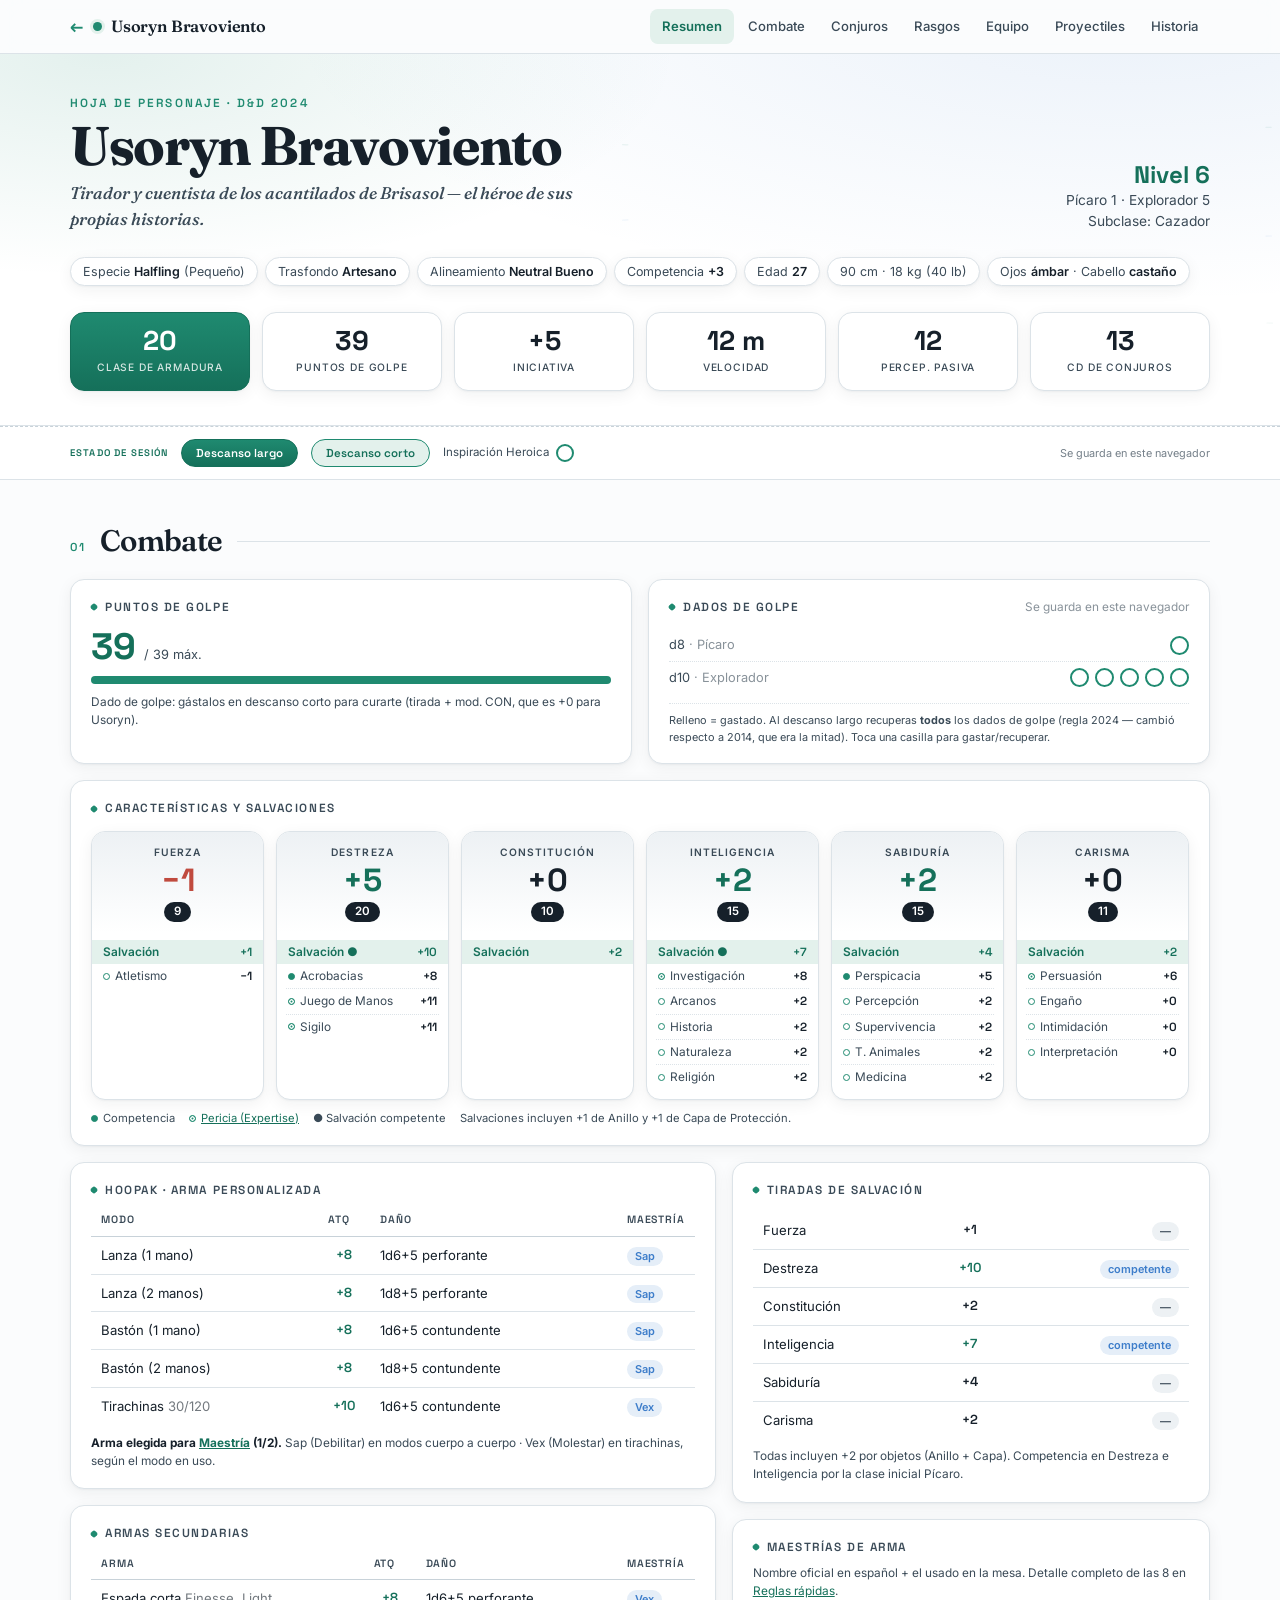
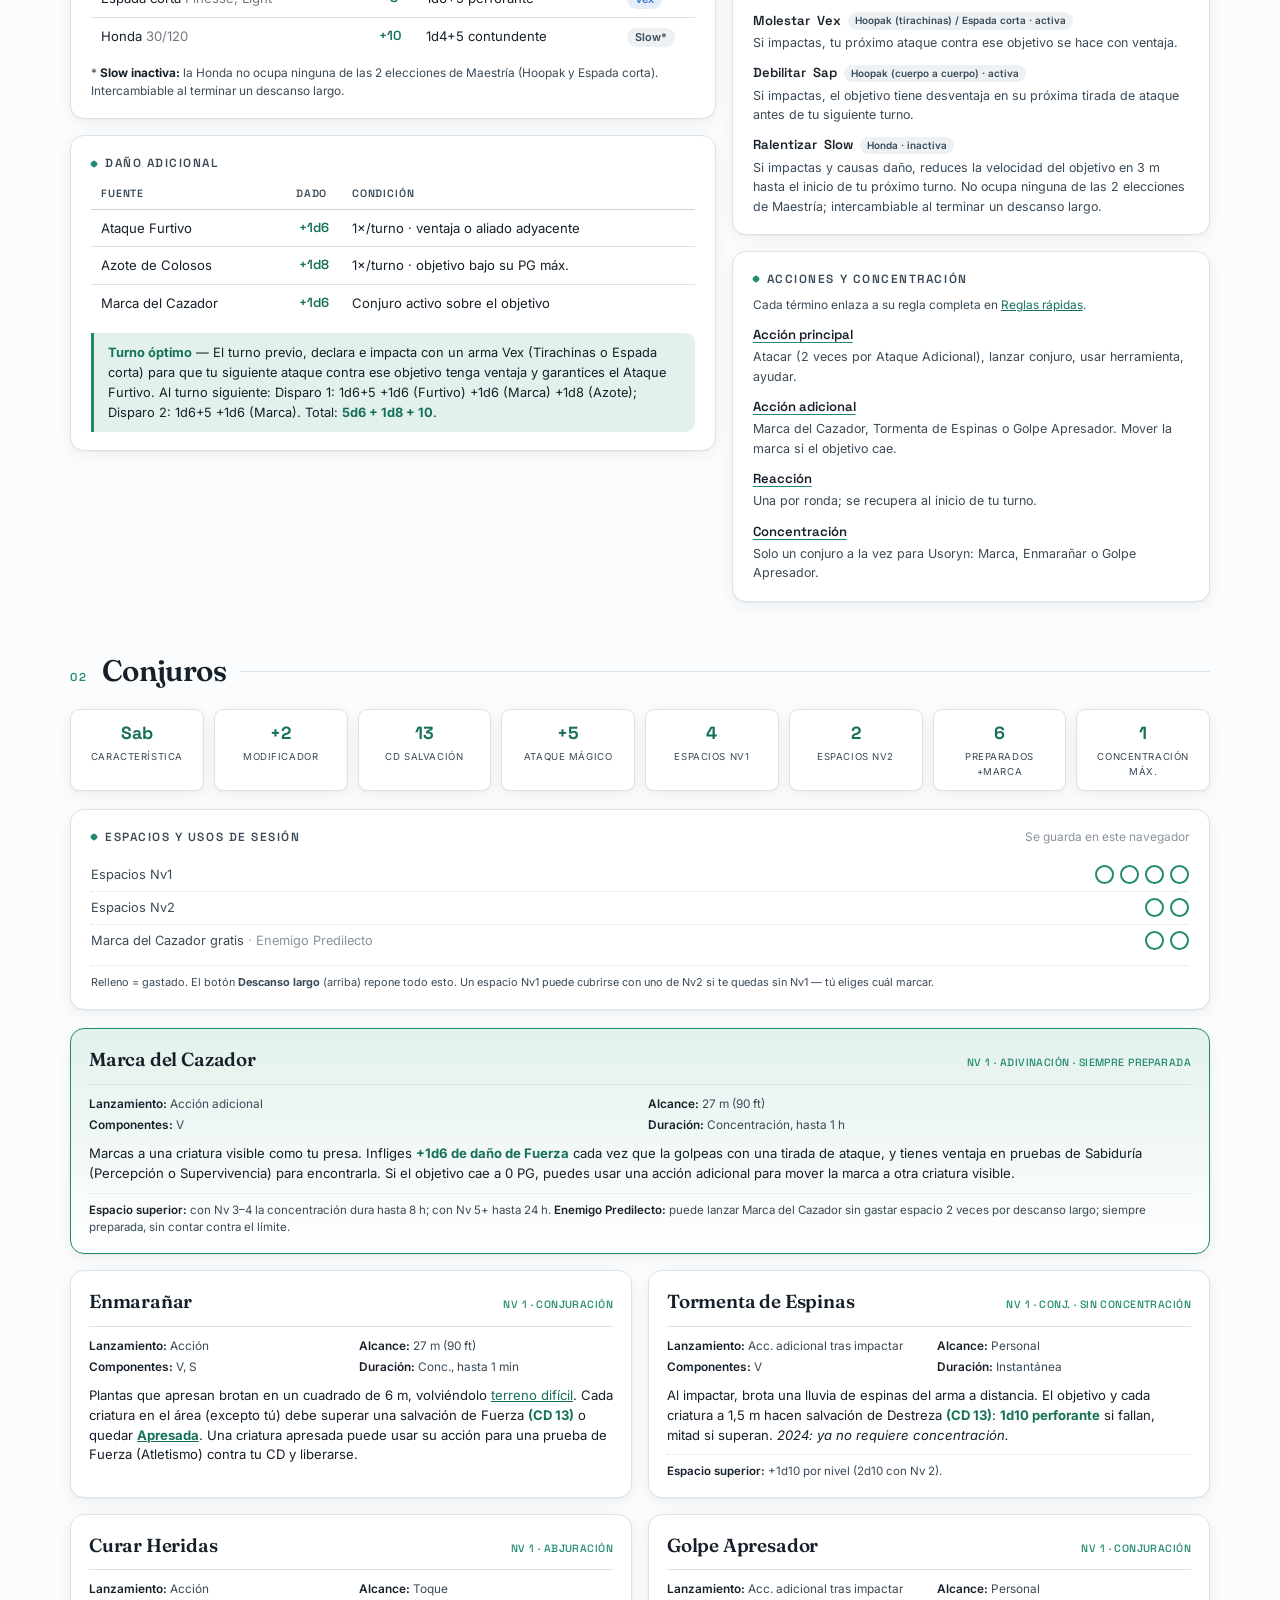
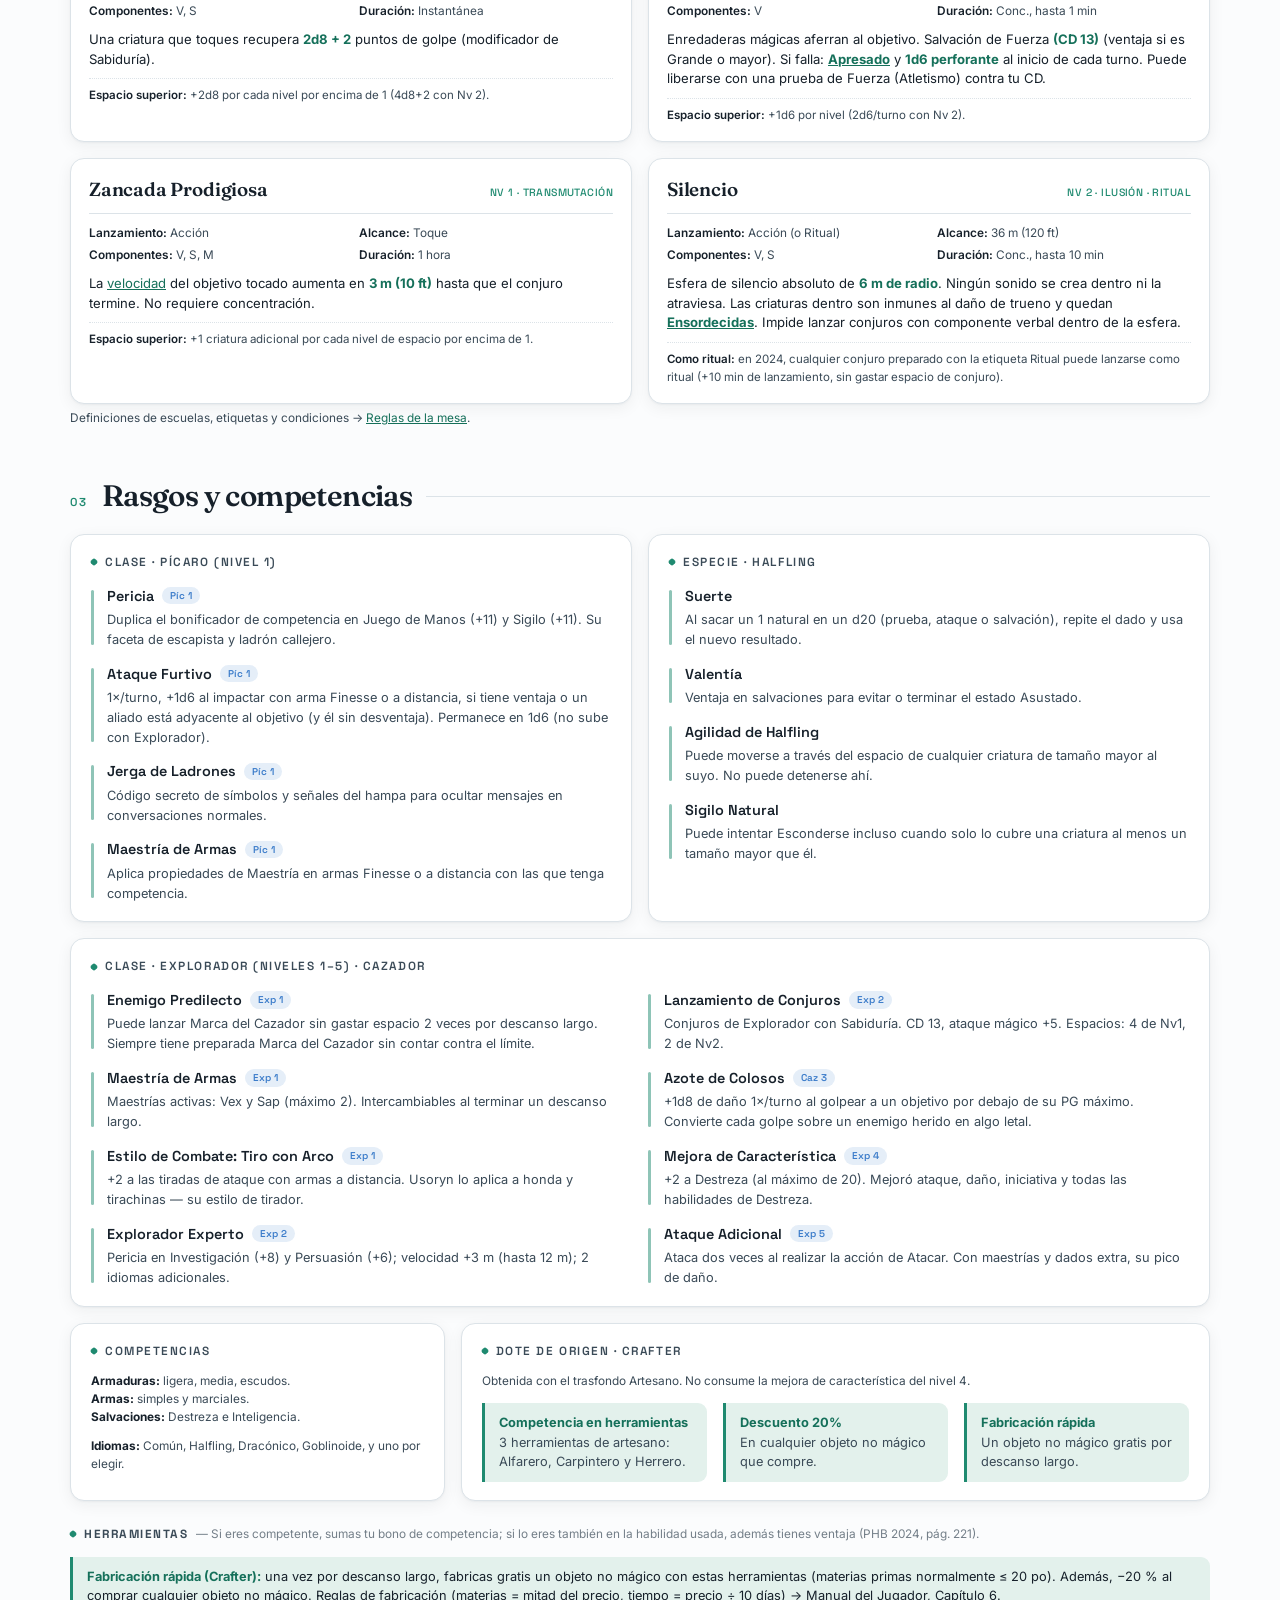
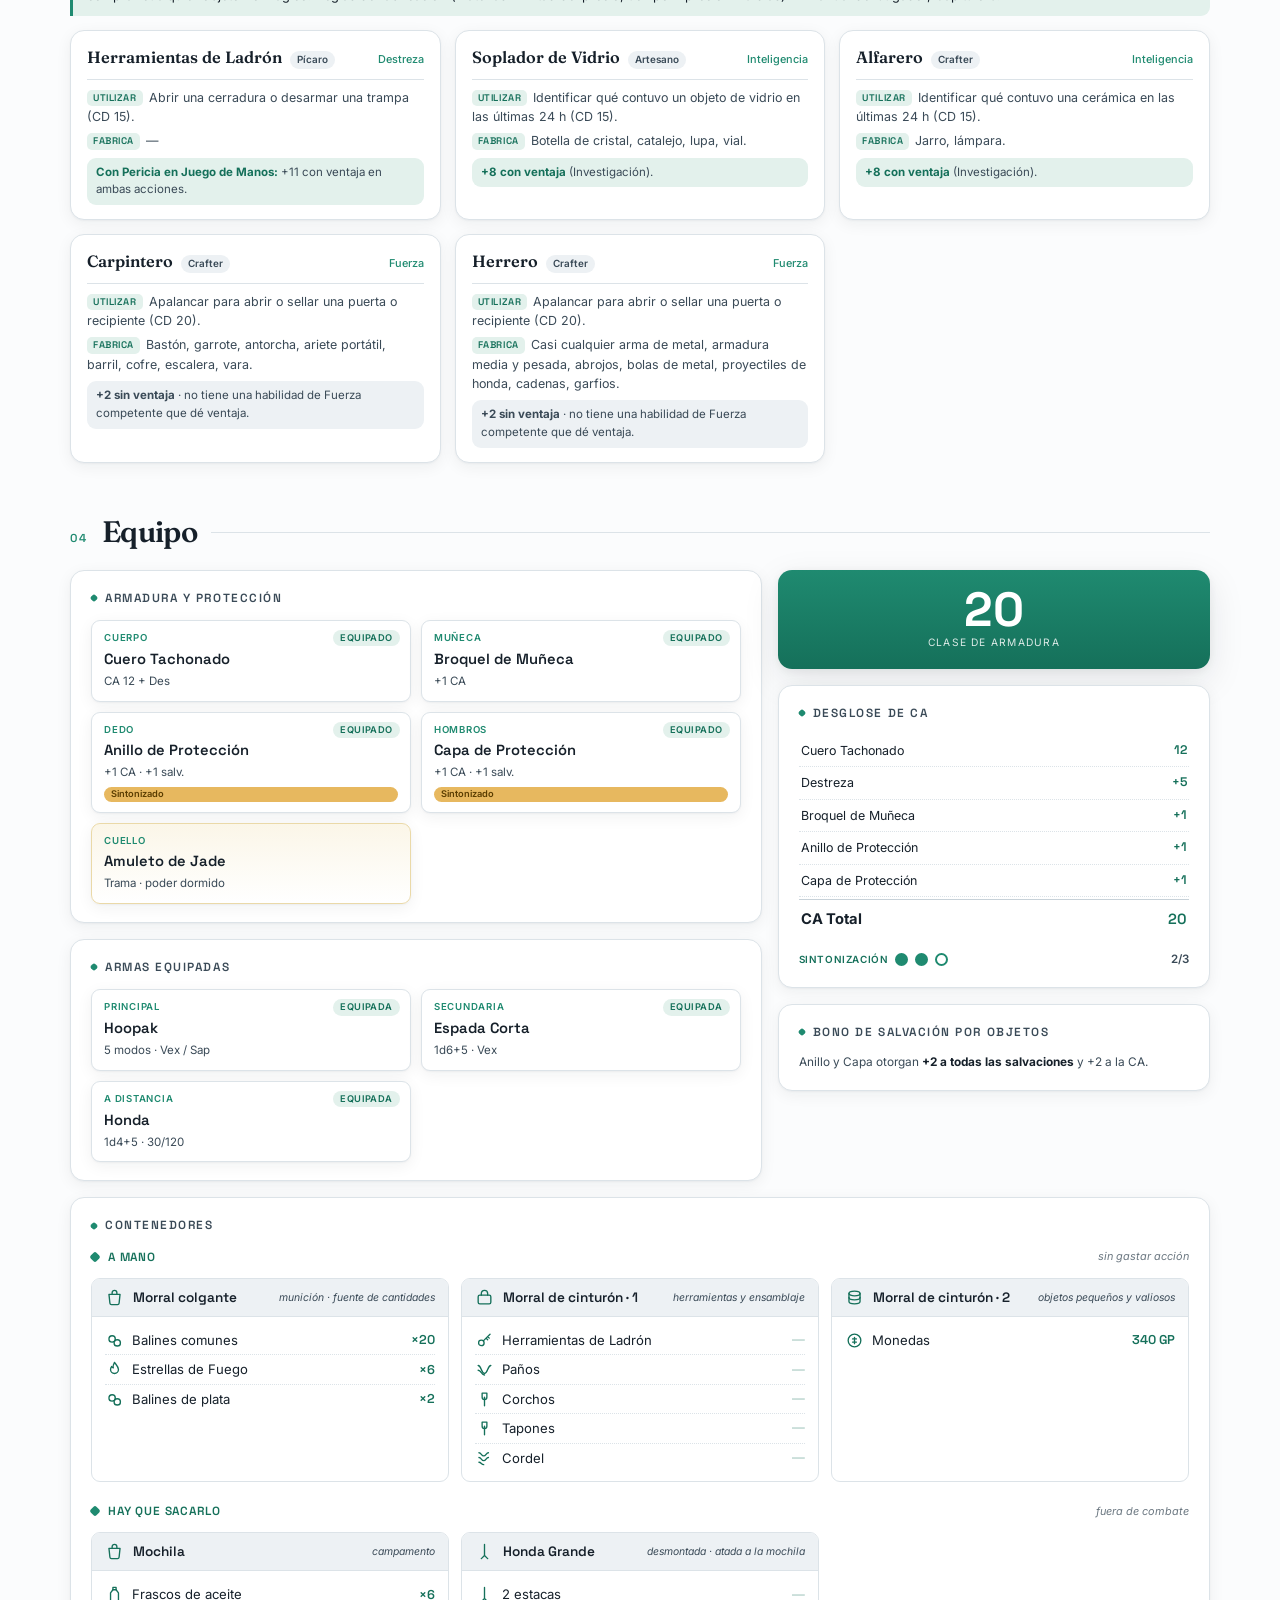
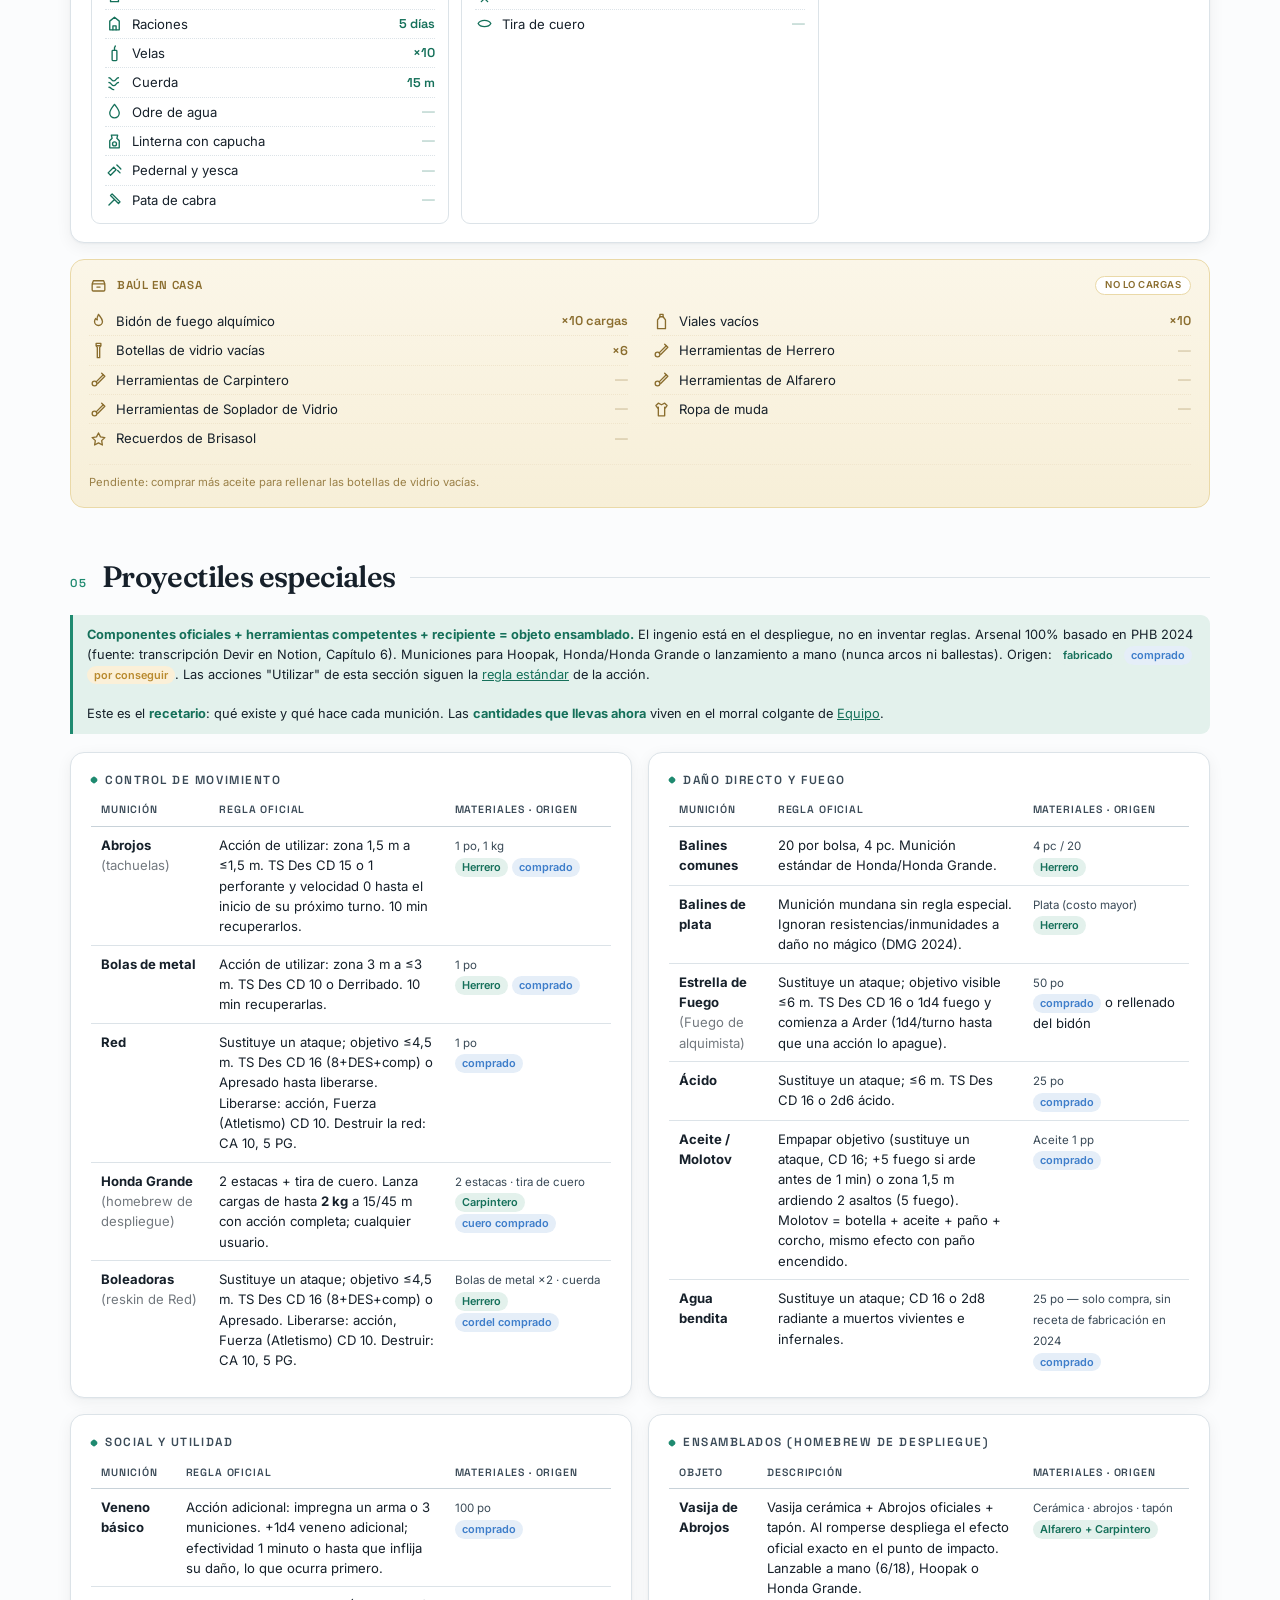
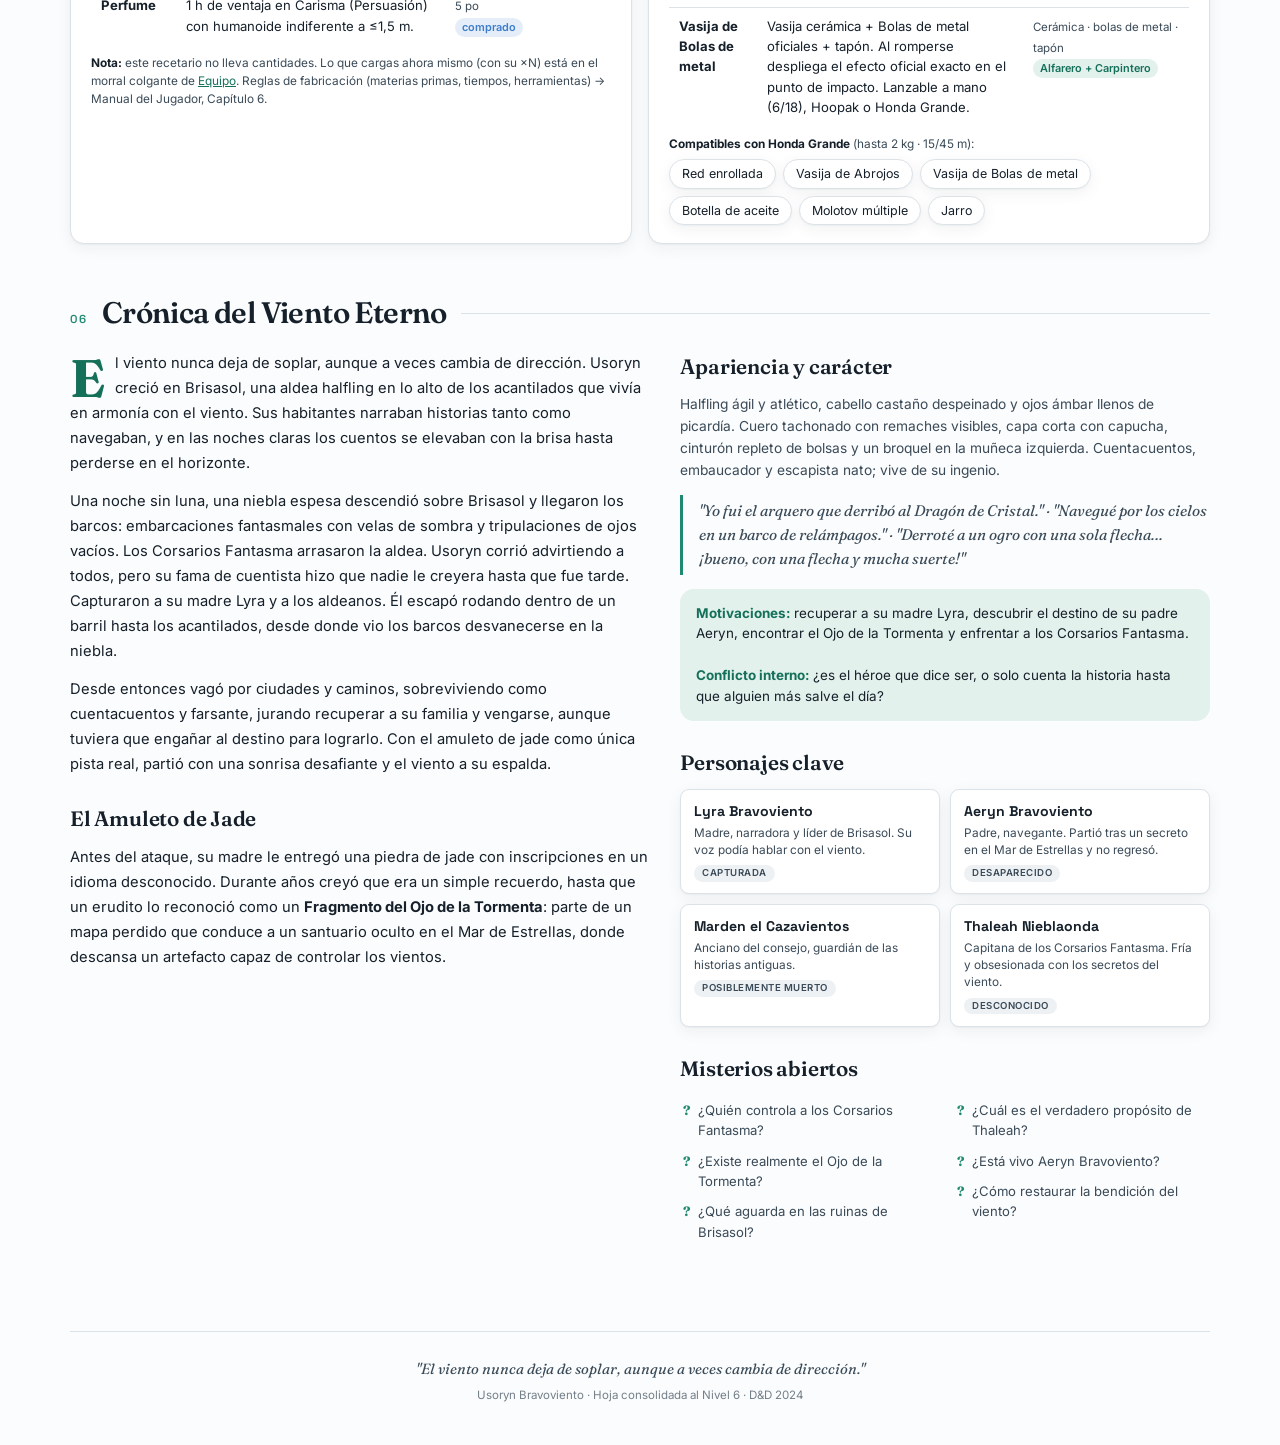
<file: lucho/usoryn.html>
<!DOCTYPE html>
<html lang="es">
<head>
<meta charset="UTF-8">
<meta name="viewport" content="width=device-width, initial-scale=1.0">
<title>Usoryn Bravoviento — Hoja de Personaje</title>
<link rel="preconnect" href="https://fonts.googleapis.com">
<link rel="preconnect" href="https://fonts.gstatic.com" crossorigin>
<link href="https://fonts.googleapis.com/css2?family=Fraunces:ital,opsz,wght@0,9..144,400;0,9..144,600;0,9..144,700;1,9..144,500&family=Inter:wght@400;500;600;700&family=Space+Grotesk:wght@500;600;700&display=swap" rel="stylesheet">
<style>
  :root{
    --paper:#FBFCFD; --ink:#16202A; --ink-2:#3A4A57;
    --jade:#1F8A70; --jade-d:#15705A; --jade-soft:#E3F1EC;
    --sky:#3D7DCA; --sky-soft:#E5EEF8;
    --sand:#E7B85F; --sand-d:#B98A2E;
    --mist:#EDF1F4; --line:#DCE3E8; --line-2:#C8D2D9;
    --bad:#C04A3E; --good:#1F8A70;
    --shadow:0 1px 2px rgba(22,32,42,.04),0 4px 16px rgba(22,32,42,.06);
    --shadow-lg:0 2px 8px rgba(22,32,42,.06),0 12px 36px rgba(22,32,42,.10);
    --r:14px; --r-sm:9px;
    --nav-h:54px;
  }
  *{box-sizing:border-box;margin:0;padding:0}
  html{scroll-behavior:smooth;scroll-padding-top:calc(var(--nav-h) + 14px)}
  body{
    font-family:'Inter',system-ui,sans-serif;
    background:var(--paper); color:var(--ink);
    line-height:1.55; font-size:15px;
    -webkit-font-smoothing:antialiased;
  }
  .wrap{max-width:1180px;margin:0 auto;padding:0 20px}

  /* ---------- NAV ---------- */
  .nav{
    position:sticky;top:0;z-index:50;height:var(--nav-h);
    background:rgba(251,252,253,.82);backdrop-filter:blur(12px);
    border-bottom:1px solid var(--line);
  }
  .nav .wrap{display:flex;align-items:center;gap:18px;height:100%}
  .nav .brand{
    font-family:'Fraunces',serif;font-weight:600;font-size:1.02rem;
    letter-spacing:-.01em;white-space:nowrap;display:flex;align-items:center;gap:9px;
    text-decoration:none;color:inherit;transition:.15s;border-radius:8px;padding:5px 9px;margin-left:-9px;
  }
  a.brand:hover{background:var(--mist)}
  .nav .brand .back{font-family:'Space Grotesk',sans-serif;font-weight:700;font-size:1.05rem;
    color:var(--jade);line-height:1;margin-right:1px}
  .nav .brand .dot{width:9px;height:9px;border-radius:50%;background:var(--jade);
    box-shadow:0 0 0 3px var(--jade-soft);flex:none}
  .nav ul{list-style:none;display:flex;gap:2px;margin-left:auto;overflow-x:auto;scrollbar-width:none}
  .nav ul::-webkit-scrollbar{display:none}
  .nav a{
    display:block;padding:7px 12px;border-radius:8px;font-size:.82rem;font-weight:500;
    color:var(--ink-2);text-decoration:none;white-space:nowrap;transition:.15s;
  }
  .nav a:hover{background:var(--mist);color:var(--ink)}
  .nav a.active{background:var(--jade-soft);color:var(--jade-d);font-weight:600}

  /* ---------- SECTION SCAFFOLD ---------- */
  section{padding:46px 0 8px;scroll-margin-top:var(--nav-h)}
  .sec-head{display:flex;align-items:baseline;gap:14px;margin-bottom:22px}
  .sec-head .eyebrow{
    font-family:'Space Grotesk',sans-serif;font-size:.72rem;font-weight:600;
    letter-spacing:.16em;text-transform:uppercase;color:var(--jade);
  }
  .sec-head h2{
    font-family:'Fraunces',serif;font-weight:600;font-size:1.85rem;letter-spacing:-.02em;line-height:1;
  }
  .sec-head .rule{flex:1;height:1px;background:var(--line);align-self:center}

  .grid{display:grid;gap:16px}

  /* responsive column system — mobile-first: 1 col by default, 2 on wider screens */
  .col2,.col2r,.col-side,.col-side-r,.col-narrow,.col3{display:grid;gap:16px}
  @media(min-width:760px){
    .col2{grid-template-columns:1fr 1fr}
    .col2r{grid-template-columns:1fr 1fr}
    .col-side{grid-template-columns:1.35fr 1fr}
    .col-side-r{grid-template-columns:1.6fr 1fr}
    .col-narrow{grid-template-columns:1fr 2fr}
    .col3{grid-template-columns:repeat(3,1fr)}
  }
  /* reverse stacking order on mobile: second DOM child shows first */
  .col2r>*:nth-child(1){order:2}
  .col2r>*:nth-child(2){order:1}
  @media(min-width:760px){
    .col2r>*:nth-child(1){order:0}
    .col2r>*:nth-child(2){order:0}
  }
  .card{
    background:#fff;border:1px solid var(--line);border-radius:var(--r);
    padding:18px 20px;box-shadow:var(--shadow);
  }
  .card h3{
    font-family:'Space Grotesk',sans-serif;font-size:.74rem;font-weight:600;
    letter-spacing:.13em;text-transform:uppercase;color:var(--ink-2);
    margin-bottom:13px;display:flex;align-items:center;gap:8px;
  }
  .card h3::before{content:"";width:6px;height:6px;border-radius:2px;background:var(--jade);transform:rotate(45deg);flex:none}

  /* ---------- HERO ---------- */
  .hero{
    position:relative;overflow:hidden;
    background:
      radial-gradient(120% 140% at 88% -10%, rgba(61,125,202,.10), transparent 55%),
      radial-gradient(90% 120% at 8% 0%, rgba(31,138,112,.12), transparent 50%),
      linear-gradient(180deg,#fff, #fff);
    border-bottom:1px solid var(--line);
  }
  .hero .wrap{padding-top:40px;padding-bottom:34px;position:relative;z-index:2}
  /* wind streaks signature */
  .hero .wind{position:absolute;inset:0;z-index:1;pointer-events:none;opacity:.5}
  .hero .wind path{fill:none;stroke:var(--jade);stroke-width:1.1;opacity:.16;
    stroke-linecap:round;stroke-dasharray:5 600;animation:gust 9s linear infinite}
  .hero .wind path:nth-child(2){stroke:var(--sky);animation-delay:-3s;opacity:.14}
  .hero .wind path:nth-child(3){stroke:var(--jade);animation-delay:-6s;opacity:.10}
  @keyframes gust{to{stroke-dashoffset:-605}}
  @media (prefers-reduced-motion:reduce){.hero .wind path{animation:none;stroke-dasharray:none;opacity:.10}}

  .hero-top{display:flex;flex-wrap:wrap;align-items:flex-end;gap:8px 22px;margin-bottom:24px}
  .hero .kicker{
    font-family:'Space Grotesk',sans-serif;font-size:.74rem;font-weight:600;letter-spacing:.18em;
    text-transform:uppercase;color:var(--jade);margin-bottom:8px;
  }
  .hero h1{
    font-family:'Fraunces',serif;font-weight:700;font-size:3.4rem;line-height:.95;
    letter-spacing:-.025em;
  }
  .hero .tagline{
    font-family:'Fraunces',serif;font-style:italic;font-weight:500;
    font-size:1.06rem;color:var(--ink-2);margin-top:8px;max-width:46ch;
  }
  .hero .classline{margin-left:auto;text-align:right;align-self:flex-end}
  .hero .classline .lvl{
    font-family:'Space Grotesk',sans-serif;font-weight:700;font-size:1.5rem;
    color:var(--jade-d);line-height:1;
  }
  .hero .classline .cl{font-size:.86rem;color:var(--ink-2);margin-top:3px}

  /* meta chips under name */
  .hero-meta{display:flex;flex-wrap:wrap;gap:7px}
  .meta-chip{
    font-size:.78rem;background:#fff;border:1px solid var(--line);border-radius:999px;
    padding:4px 12px;color:var(--ink-2);box-shadow:var(--shadow);
  }
  .meta-chip b{color:var(--ink);font-weight:600}

  /* stat tiles */
  .tiles{display:grid;grid-template-columns:repeat(6,1fr);gap:12px;margin-top:26px}
  .tile{
    background:#fff;border:1px solid var(--line);border-radius:var(--r);
    padding:14px 12px;text-align:center;box-shadow:var(--shadow);position:relative;
  }
  .tile .v{font-family:'Space Grotesk',sans-serif;font-weight:700;font-size:1.7rem;
    color:var(--ink);line-height:1}
  .tile .l{font-size:.64rem;letter-spacing:.08em;text-transform:uppercase;
    color:var(--ink-2);margin-top:6px;font-weight:500}
  .tile.accent{background:linear-gradient(180deg,var(--jade),var(--jade-d));border-color:var(--jade-d)}
  .tile.accent .v{color:#fff}
  .tile.accent .l{color:rgba(255,255,255,.82)}

  @media(max-width:880px){
    .hero h1{font-size:2.5rem}
    .hero .classline{margin-left:0;text-align:left;width:100%}
    .tiles{grid-template-columns:repeat(3,1fr)}
  }
  @media(max-width:520px){
    .tiles{grid-template-columns:repeat(2,1fr)}
    .sec-head h2{font-size:1.5rem}
  }

  /* ---------- STATUS BAR (franja de estado) ---------- */
  .statusbar{background:#fff;border-bottom:1px solid var(--line);border-top:1px dashed var(--line-2)}
  .statusbar .wrap{display:flex;align-items:center;gap:13px;flex-wrap:wrap;padding-top:12px;padding-bottom:12px}
  .sb-lbl{font-family:'Space Grotesk',sans-serif;font-size:.6rem;font-weight:600;
    letter-spacing:.12em;text-transform:uppercase;color:var(--jade-d)}
  .sb-rest{font-family:'Space Grotesk',sans-serif;font-size:.72rem;font-weight:600;
    border-radius:999px;padding:6px 14px;cursor:pointer;transition:.15s;-webkit-tap-highlight-color:transparent}
  .sb-rest.lg{color:#fff;background:linear-gradient(180deg,var(--jade),var(--jade-d));border:1px solid var(--jade-d)}
  .sb-rest.sm{color:var(--jade-d);background:var(--jade-soft);border:1px solid var(--jade)}
  .sb-rest:hover{filter:brightness(1.06)}
  .sb-rest:active{transform:translateY(1px)}
  .sb-insp{display:flex;align-items:center;gap:7px;font-size:.72rem;color:var(--ink-2)}
  .sb-pip{width:18px;height:18px;border-radius:50%;border:2px solid var(--jade);background:#fff;
    cursor:pointer;padding:0;transition:.12s;-webkit-tap-highlight-color:transparent}
  .sb-pip:hover{border-color:var(--jade-d);transform:scale(1.08)}
  .sb-pip.spent{background:var(--jade);border-color:var(--jade-d);box-shadow:inset 0 0 0 3px #fff}
  .sb-save{font-size:.68rem;color:var(--ink-2);opacity:.7;margin-left:auto}
  @media (prefers-reduced-motion:reduce){.sb-rest,.sb-pip{transition:none}.sb-pip:hover{transform:none}}
  @media(max-width:560px){.sb-save{display:none}}

  /* ---------- HIT DICE CARD ---------- */
  .hd-row{display:flex;align-items:center;justify-content:space-between;padding:6px 0;border-bottom:1px dotted var(--line)}
  .hd-row:last-of-type{border-bottom:none}
  .hd-lbl{font-size:.8rem;color:var(--ink-2)}
  .hd-pips{display:inline-flex;gap:6px}
  .hd-pip{width:19px;height:19px;border-radius:50%;border:2px solid var(--jade);background:#fff;
    cursor:pointer;padding:0;transition:.12s;-webkit-tap-highlight-color:transparent}
  .hd-pip:hover{border-color:var(--jade-d);transform:scale(1.08)}
  .hd-pip.spent{background:var(--jade);border-color:var(--jade-d);box-shadow:inset 0 0 0 3px #fff}
  .hd-note{font-size:.68rem;color:var(--ink-2);margin-top:9px;padding-top:8px;border-top:1px dotted var(--line)}
  .hp-num{font-family:'Space Grotesk',sans-serif;font-weight:700;font-size:2.3rem;color:var(--jade-d);line-height:1}
  .hp-bar{height:8px;background:var(--mist);border-radius:4px;margin-top:10px;overflow:hidden}
  .hp-bar i{display:block;height:100%;background:var(--jade)}
  @media (prefers-reduced-motion:reduce){.hd-pip{transition:none}.hd-pip:hover{transform:none}}

  /* ---------- ABILITIES ---------- */
  .abilities{display:grid;grid-template-columns:repeat(6,1fr);gap:12px}
  .abil{background:#fff;border:1px solid var(--line);border-radius:var(--r);
    box-shadow:var(--shadow);overflow:hidden}
  .abil .top{padding:13px 12px 11px;text-align:center;position:relative;
    background:linear-gradient(180deg,var(--mist),#fff)}
  .abil .nm{font-size:.64rem;letter-spacing:.1em;text-transform:uppercase;
    color:var(--ink-2);font-weight:600}
  .abil .mod{font-family:'Space Grotesk',sans-serif;font-weight:700;font-size:2rem;
    line-height:1;margin-top:3px}
  .abil .sc{display:inline-block;margin-top:6px;font-size:.72rem;font-weight:600;
    background:var(--ink);color:#fff;border-radius:999px;padding:1px 10px}
  .abil ul{list-style:none;padding:7px 9px 9px}
  .abil li{display:flex;justify-content:space-between;gap:6px;align-items:center;
    font-size:.74rem;padding:3px 2px;border-bottom:1px dotted var(--line)}
  .abil li:last-child{border-bottom:none}
  .abil li .n{display:flex;align-items:center;gap:5px;color:var(--ink-2)}
  .abil li .x{font-family:'Space Grotesk',sans-serif;font-weight:600;color:var(--ink)}
  .abil li.sv{background:var(--jade-soft);margin:0 -9px;padding:3px 11px;border-bottom:none}
  .abil li.sv .n,.abil li.sv .x{color:var(--jade-d);font-weight:600}
  .pip{width:7px;height:7px;border-radius:50%;border:1.5px solid var(--jade);flex:none}
  .pip.p{background:var(--jade)}
  .pip.e{background:var(--jade);box-shadow:inset 0 0 0 1.5px #fff}
  .leg{font-size:.7rem;color:var(--ink-2);margin-top:10px;display:flex;gap:14px;flex-wrap:wrap}
  .leg span{display:flex;align-items:center;gap:5px}
  @media(max-width:880px){.abilities{grid-template-columns:repeat(3,1fr)}}
  @media(max-width:520px){.abilities{grid-template-columns:repeat(2,1fr)}}

  /* ---------- TABLES ---------- */
  table.tbl{width:100%;border-collapse:collapse;font-size:.82rem}
  .card{overflow-x:auto}
  table.tbl th{
    text-align:left;font-family:'Space Grotesk',sans-serif;font-size:.66rem;
    letter-spacing:.08em;text-transform:uppercase;color:var(--ink-2);font-weight:600;
    padding:0 10px 7px;border-bottom:1.5px solid var(--line-2)}
  table.tbl td{padding:8px 10px;border-bottom:1px solid var(--line);vertical-align:top}
  table.tbl tr:last-child td{border-bottom:none}
  table.tbl td.c{text-align:center;font-family:'Space Grotesk',sans-serif;font-weight:600}
  table.tbl .atk{color:var(--jade-d)}
  .badge{display:inline-block;font-size:.68rem;font-weight:600;padding:1px 8px;border-radius:999px;
    background:var(--sky-soft);color:var(--sky);font-family:'Inter',sans-serif}
  .badge.off{background:var(--mist);color:var(--ink-2)}
  .badge.sand{background:#FBF0D8;color:var(--sand-d)}
  .note{font-size:.74rem;color:var(--ink-2);margin-top:10px;line-height:1.5}
  .note strong{color:var(--ink)}
  .callout{background:var(--jade-soft);border-left:3px solid var(--jade);
    border-radius:0 var(--r-sm) var(--r-sm) 0;padding:10px 14px;font-size:.8rem;margin-top:12px}
  .callout b{color:var(--jade-d)}

  /* definition lists */
  dl.defs dt{font-family:'Space Grotesk',sans-serif;font-weight:600;font-size:.82rem;
    color:var(--ink);margin-top:11px;display:flex;align-items:center;gap:7px}
  dl.defs dt:first-child{margin-top:0}
  dl.defs dt a{color:inherit;text-decoration:underline;text-decoration-color:var(--jade);text-underline-offset:3px}
  dl.defs dt a:hover{color:var(--jade-d)}
  dl.defs dt .tag{font-size:.62rem;font-weight:600;background:var(--mist);color:var(--ink-2);
    padding:1px 7px;border-radius:999px;font-family:'Inter',sans-serif}
  dl.defs dd{font-size:.78rem;color:var(--ink-2);margin:2px 0 0}

  /* ---------- SPELL STATS BAR ---------- */
  .spellbar{display:grid;grid-template-columns:repeat(8,1fr);gap:10px;margin-bottom:18px}
  .spellbar .s{background:#fff;border:1px solid var(--line);border-radius:var(--r-sm);
    padding:10px 8px;text-align:center;box-shadow:var(--shadow)}
  .spellbar .s .v{font-family:'Space Grotesk',sans-serif;font-weight:700;font-size:1.1rem;color:var(--jade-d)}
  .spellbar .s .l{font-size:.6rem;letter-spacing:.06em;text-transform:uppercase;color:var(--ink-2);margin-top:3px}
  @media(max-width:880px){.spellbar{grid-template-columns:repeat(4,1fr)}}
  @media(max-width:520px){.spellbar{grid-template-columns:repeat(2,1fr)}}

  .spells{display:grid;grid-template-columns:1fr;gap:16px}
  @media(min-width:820px){.spells{grid-template-columns:1fr 1fr}}
  .spell{background:#fff;border:1px solid var(--line);border-radius:var(--r);
    padding:16px 18px;box-shadow:var(--shadow);position:relative}
  .spell.feat{grid-column:1/-1;border-color:var(--jade);border-width:1.5px;
    background:linear-gradient(180deg,var(--jade-soft),#fff)}
  .spell .sh{display:flex;justify-content:space-between;align-items:baseline;gap:10px;
    flex-wrap:wrap;border-bottom:1px solid var(--line);padding-bottom:9px;margin-bottom:10px}
  .spell .snm{font-family:'Fraunces',serif;font-weight:600;font-size:1.18rem;letter-spacing:-.01em}
  .spell .smeta{font-family:'Space Grotesk',sans-serif;font-size:.66rem;font-weight:500;
    letter-spacing:.04em;text-transform:uppercase;color:var(--jade);text-align:right}
  .spell .sgrid{display:grid;grid-template-columns:1fr;gap:3px 16px;font-size:.74rem;
    color:var(--ink-2);margin-bottom:10px}
  @media(min-width:520px){.spell .sgrid{grid-template-columns:1fr 1fr}}
  .spell .sgrid b{color:var(--ink);font-weight:600}
  .spell .stext{font-size:.82rem;line-height:1.5}
  .spell .stext strong{color:var(--jade-d)}
  .spell .sup{font-size:.72rem;color:var(--ink-2);margin-top:9px;padding-top:8px;
    border-top:1px dotted var(--line)}
  .spell .sup b{color:var(--ink);font-weight:600}
  @media(max-width:760px){.spell .sgrid{grid-template-columns:1fr}}

  /* ---------- FEATURE LIST ---------- */
  .feats{display:flex;flex-direction:column;gap:13px}
  .ft{position:relative;padding-left:16px}
  .ft::before{content:"";position:absolute;left:0;top:5px;bottom:5px;width:3px;
    border-radius:3px;background:var(--jade);opacity:.5}
  .ft h4{font-family:'Space Grotesk',sans-serif;font-size:.9rem;font-weight:600;
    display:flex;align-items:center;gap:8px;flex-wrap:wrap}
  .ft h4 .tag{font-size:.62rem;font-weight:600;background:var(--sky-soft);color:var(--sky);
    padding:1px 8px;border-radius:999px}
  .ft p{font-size:.8rem;color:var(--ink-2);margin-top:3px}

  /* tool grid */
  .tools{display:grid;grid-template-columns:repeat(3,1fr);gap:14px}
  .tool{background:#fff;border:1px solid var(--line);border-radius:var(--r);
    padding:14px 16px;box-shadow:var(--shadow)}
  .tool .th{display:flex;align-items:baseline;gap:8px;flex-wrap:wrap;
    border-bottom:1px solid var(--line);padding-bottom:8px;margin-bottom:8px}
  .tool .tn{font-family:'Fraunces',serif;font-weight:600;font-size:1.02rem}
  .tool .tt{font-size:.62rem;font-weight:600;background:var(--mist);color:var(--ink-2);
    padding:1px 7px;border-radius:999px}
  .tool .ta{font-size:.68rem;color:var(--jade);margin-left:auto;font-weight:500}
  .tool .tu{font-size:.78rem;color:var(--ink-2)}
  .tool .tu b{color:var(--ink)}
  .tool .lblrow{font-size:.78rem;color:var(--ink-2);margin-bottom:5px}
  .tool .lbl{display:inline-block;font-family:'Space Grotesk',sans-serif;font-size:.6rem;
    font-weight:600;letter-spacing:.06em;text-transform:uppercase;color:var(--jade-d);
    background:var(--jade-soft);padding:1px 6px;border-radius:5px;margin-right:6px;vertical-align:1px}
  .tool .tc{font-size:.72rem;margin-top:7px;padding:6px 9px;background:var(--jade-soft);
    border-radius:var(--r-sm);color:var(--ink-2)}
  .tool .tc b{color:var(--jade-d)}
  @media(max-width:880px){.tools{grid-template-columns:repeat(2,1fr)}}
  @media(max-width:520px){.tools{grid-template-columns:1fr}}

  .chips{display:flex;flex-wrap:wrap;gap:7px}
  .chip{font-size:.78rem;background:#fff;border:1px solid var(--line);border-radius:999px;
    padding:4px 12px;box-shadow:var(--shadow)}
  .chip.hot{background:var(--jade);color:#fff;border-color:var(--jade-d);font-weight:600}
  .chip.sky{background:var(--sky-soft);color:var(--sky);border-color:transparent}

  /* ---------- INVENTORY / STOCK ---------- */
  .invbar{display:grid;grid-template-columns:repeat(3,1fr);gap:12px;margin-bottom:18px}
  .inv{background:#fff;border:1px solid var(--line);border-radius:var(--r);padding:14px 16px;
    box-shadow:var(--shadow);display:flex;align-items:center;gap:14px}
  .inv .big{font-family:'Space Grotesk',sans-serif;font-weight:700;font-size:1.9rem;
    color:var(--jade-d);line-height:1;flex:none}
  .inv .big small{font-size:.9rem;color:var(--ink-2);font-weight:500}
  .inv .meta{font-size:.74rem;color:var(--ink-2)}
  .inv .meta b{display:block;font-family:'Space Grotesk',sans-serif;font-size:.84rem;color:var(--ink);font-weight:600}
  .inv .bars{display:flex;gap:3px;margin-top:5px}
  .inv .bars i{height:6px;border-radius:3px;display:block}
  @media(max-width:760px){.invbar{grid-template-columns:1fr}}
  /* origin / stock pills in tables */
  .src{font-size:.68rem;font-weight:600;padding:1px 7px;border-radius:999px;white-space:nowrap;display:inline-block}
  .src.buy{background:var(--sky-soft);color:var(--sky)}
  .src.make{background:var(--jade-soft);color:var(--jade-d)}
  .src.nat{background:#EEF3E6;color:#5C7A2E}
  .src.todo{background:#FBF0D8;color:var(--sand-d)}
  .stk{font-size:.68rem;font-weight:600;color:var(--jade-d);white-space:nowrap}
  .stk.low{color:var(--sand-d)}
  .mats{font-size:.72rem;color:var(--ink-2)}

  /* ---------- EQUIPMENT ---------- */
  .slots{display:grid;grid-template-columns:repeat(2,1fr);gap:10px}
  .slot{background:#fff;border:1px solid var(--line);border-radius:var(--r-sm);
    padding:10px 12px;position:relative;box-shadow:var(--shadow);
    display:flex;flex-direction:column}
  .slot.locked{background:linear-gradient(180deg,#FBF6E8,#fff);border-color:#EAD9A8}
  .slot .sl{font-size:.6rem;letter-spacing:.08em;text-transform:uppercase;color:var(--jade);font-weight:600;display:block}
  .slot .it{font-family:'Space Grotesk',sans-serif;font-weight:600;font-size:.92rem;margin-top:2px;display:block;padding-right:62px}
  .slot .bn{font-size:.72rem;color:var(--ink-2);margin-top:2px;display:block}
  .slot .st{position:absolute;top:9px;right:10px;font-size:.58rem;font-weight:600;
    text-transform:uppercase;letter-spacing:.05em;padding:1px 7px;border-radius:999px;
    background:var(--jade-soft);color:var(--jade-d)}
  .slot .at{display:inline-block;margin-top:5px;font-size:.58rem;background:var(--sand);color:#5a3d00;
    padding:0 7px;border-radius:999px;font-weight:600}

  /* ---------- ZONES + CONTAINERS (equipo) ---------- */
  .zone{margin-bottom:20px}
  .zone:last-child{margin-bottom:0}
  .zone-head{display:flex;align-items:center;gap:9px;margin-bottom:12px}
  .zone-dot{width:8px;height:8px;border-radius:2px;transform:rotate(45deg);background:var(--jade);flex:none}
  .zone-name{font-family:'Space Grotesk',sans-serif;font-size:.74rem;font-weight:600;
    letter-spacing:.07em;text-transform:uppercase;color:var(--jade-d)}
  .zone-sub{font-size:.68rem;color:var(--ink-2);opacity:.75;font-style:italic;margin-left:auto}

  .icn{width:19px;height:19px;flex:none;color:var(--jade-d)}
  .icn svg{display:block;width:100%;height:100%}

  .zone-grid{display:grid;grid-template-columns:1fr;gap:12px}
  @media(min-width:760px){.zone-grid{grid-template-columns:1fr 1fr}}
  @media(min-width:1100px){.zone-grid{grid-template-columns:repeat(3,1fr)}}

  .container{border:1px solid var(--line);border-radius:var(--r-sm);overflow:hidden;height:100%}
  .container .ch{background:var(--mist);padding:8px 13px;display:flex;align-items:center;gap:9px;
    border-bottom:1px solid var(--line)}
  .container .cn{font-family:'Space Grotesk',sans-serif;font-weight:600;font-size:.85rem}
  .container .cd{font-size:.65rem;color:var(--ink-2);margin-left:auto;font-style:italic}
  .container .cb{padding:9px 13px}

  .ci-line{display:flex;align-items:center;gap:8px;padding:4px 0;border-bottom:1px dotted var(--line)}
  .ci-line:last-child{border-bottom:none}
  .ci-line .cin{font-size:.82rem;flex:1}
  .ci-line .ciq{font-family:'Space Grotesk',sans-serif;font-size:.8rem;font-weight:600;color:var(--jade-d);white-space:nowrap}
  .ci-line .ciq.none{opacity:.4;font-weight:400;font-family:'Inter',sans-serif}
  .ci-line .ciq.coin{color:var(--jade-d)}
  .qty{opacity:.6;font-size:.92em}

  .home-block{background:linear-gradient(180deg,#FBF6E8,#F7EFD8);border:1px solid #EAD9A8;
    border-radius:var(--r);padding:16px 18px;margin-top:16px}
  .home-block .hh{display:flex;align-items:center;gap:9px;margin-bottom:12px}
  .home-block .icn{color:#8a6d2e}
  .home-block .ht{font-family:'Space Grotesk',sans-serif;font-size:.72rem;font-weight:600;
    letter-spacing:.06em;text-transform:uppercase;color:#8a6d2e}
  .home-block .hb{font-size:.6rem;font-weight:600;text-transform:uppercase;letter-spacing:.05em;
    color:#8a6d2e;background:#fff;border:1px solid #EAD9A8;padding:1px 9px;border-radius:999px;margin-left:auto}
  .home-body{display:grid;grid-template-columns:1fr;gap:0 24px}
  @media(min-width:700px){.home-body{grid-template-columns:1fr 1fr}}
  .home-block .ci-line{border-bottom-color:#F0E5CC}
  .home-block .ci-line .ciq{color:#8a6d2e}
  .home-block .ci-line .ciq.none{color:#8a6d2e}


  .acbox{background:linear-gradient(180deg,var(--jade),var(--jade-d));border-radius:var(--r);
    padding:18px;text-align:center;color:#fff;box-shadow:var(--shadow-lg)}
  .acbox .n{font-family:'Space Grotesk',sans-serif;font-weight:700;font-size:3rem;line-height:.9}
  .acbox .l{font-size:.64rem;letter-spacing:.12em;text-transform:uppercase;opacity:.85;margin-top:4px}
  .bd-row{display:flex;justify-content:space-between;font-size:.78rem;padding:6px 2px;
    border-bottom:1px dotted var(--line)}
  .bd-row .v{font-family:'Space Grotesk',sans-serif;font-weight:600;color:var(--jade-d)}
  .bd-row.tot{border-bottom:none;border-top:1.5px solid var(--line-2);margin-top:2px;padding-top:8px;
    font-weight:700;font-size:.92rem}
  .attune{display:flex;align-items:center;gap:7px;margin-top:14px;font-size:.72rem;color:var(--ink-2)}
  .attune .lbl{font-weight:600;text-transform:uppercase;letter-spacing:.06em;font-size:.62rem;color:var(--jade-d)}
  .attune .s{width:13px;height:13px;border-radius:50%;border:2px solid var(--jade)}
  .attune .s.on{background:var(--jade)}

  /* ---------- STORY ---------- */
  .story-grid{display:grid;grid-template-columns:1.1fr 1fr;gap:28px}
  .prose p{font-size:.92rem;line-height:1.7;margin-bottom:13px;color:var(--ink)}
  .prose .lead::first-letter{font-family:'Fraunces',serif;font-size:3.3rem;float:left;
    line-height:.78;padding:6px 10px 0 0;color:var(--jade-d);font-weight:700}
  .story-h{font-family:'Fraunces',serif;font-weight:600;font-size:1.3rem;letter-spacing:-.01em;
    margin:0 0 10px}
  .story-block{margin-bottom:26px}
  .quote{font-family:'Fraunces',serif;font-style:italic;font-size:.96rem;color:var(--ink-2);
    border-left:3px solid var(--jade);padding:4px 0 4px 16px;margin:14px 0}
  .motiv{background:var(--jade-soft);border-radius:var(--r);padding:14px 16px;font-size:.84rem;margin-top:14px}
  .motiv b{color:var(--jade-d)}
  .npcs{display:grid;grid-template-columns:1fr 1fr;gap:10px}
  .npc{background:#fff;border:1px solid var(--line);border-radius:var(--r-sm);padding:11px 13px;
    box-shadow:var(--shadow)}
  .npc b{font-family:'Space Grotesk',sans-serif;font-size:.88rem;display:block;margin-bottom:2px}
  .npc p{font-size:.74rem;color:var(--ink-2);line-height:1.45}
  .npc .stt{display:inline-block;margin-top:6px;font-size:.6rem;font-weight:600;text-transform:uppercase;
    letter-spacing:.05em;background:var(--mist);color:var(--ink-2);padding:1px 8px;border-radius:999px}
  .myst{columns:2;column-gap:18px;margin-top:4px}
  .myst div{font-size:.82rem;padding:5px 0 5px 18px;position:relative;break-inside:avoid;color:var(--ink-2)}
  .myst div::before{content:"?";position:absolute;left:3px;color:var(--jade);font-weight:700;
    font-family:'Fraunces',serif}
  @media(max-width:820px){
    .story-grid{grid-template-columns:1fr;gap:0}
    .npcs{grid-template-columns:1fr}.myst{columns:1}
  }

  /* ---------- FOOTER ---------- */
  footer.foot{margin-top:50px;border-top:1px solid var(--line);padding:26px 0 40px;text-align:center}
  footer.foot .t{font-family:'Fraunces',serif;font-style:italic;color:var(--ink-2);font-size:.92rem}
  footer.foot .s{font-size:.72rem;color:var(--ink-2);opacity:.7;margin-top:6px}

  @media print{
    .nav{display:none}.hero .wind{display:none}
    body{font-size:12px}section{padding:20px 0}
    .card,.spell,.tool,.slot,.container,.npc{break-inside:avoid;box-shadow:none}
  }

  /* ---------- MOBILE REFINEMENTS ---------- */
  @media(max-width:560px){
    .wrap{padding:0 14px}
    .card{padding:15px 15px}
    section{padding:34px 0 6px}
    .hero h1{font-size:2.15rem}
    .hero .wrap{padding-top:30px;padding-bottom:26px}
    table.tbl{font-size:.8rem}
    table.tbl th,table.tbl td{padding:7px 8px}
    .invbar{gap:10px}
    .spell{padding:14px 15px}
    .nav .brand{font-size:.92rem}
  }
</style>
</head>
<body>

<!-- ===================== NAV ===================== -->
<nav class="nav">
  <div class="wrap">
    <a class="brand" href="../index.html" title="Volver a las fichas de la mesa"><span class="back">←</span><span class="dot"></span>Usoryn Bravoviento</a>
    <ul>
      <li><a href="#resumen">Resumen</a></li>
      <li><a href="#combate">Combate</a></li>
      <li><a href="#conjuros">Conjuros</a></li>
      <li><a href="#rasgos">Rasgos</a></li>
      <li><a href="#equipo">Equipo</a></li>
      <li><a href="#proyectiles">Proyectiles</a></li>
      <li><a href="#historia">Historia</a></li>
    </ul>
  </div>
</nav>

<!-- ===================== HERO ===================== -->
<header class="hero" id="resumen">
  <svg class="wind" viewBox="0 0 1200 320" preserveAspectRatio="none">
    <path d="M-20,70 C300,30 520,120 820,70 1040,30 1180,90 1240,60"/>
    <path d="M-20,170 C260,210 560,120 860,170 1080,205 1180,150 1240,180"/>
    <path d="M-20,250 C320,215 540,290 840,250 1060,220 1180,270 1240,245"/>
  </svg>
  <div class="wrap">
    <div class="hero-top">
      <div>
        <div class="kicker">Hoja de personaje · D&amp;D 2024</div>
        <h1>Usoryn Bravoviento</h1>
        <p class="tagline">Tirador y cuentista de los acantilados de Brisasol — el héroe de sus propias historias.</p>
      </div>
      <div class="classline">
        <div class="lvl">Nivel 6</div>
        <div class="cl">Pícaro 1 · Explorador 5<br>Subclase: Cazador</div>
      </div>
    </div>

    <div class="hero-meta">
      <span class="meta-chip">Especie <b>Halfling</b> (Pequeño)</span>
      <span class="meta-chip">Trasfondo <b>Artesano</b></span>
      <span class="meta-chip">Alineamiento <b>Neutral Bueno</b></span>
      <span class="meta-chip">Competencia <b>+3</b></span>
      <span class="meta-chip">Edad <b>27</b></span>
      <span class="meta-chip">90 cm · 18 kg (40 lb)</span>
      <span class="meta-chip">Ojos <b>ámbar</b> · Cabello <b>castaño</b></span>
    </div>

    <div class="tiles">
      <div class="tile accent"><div class="v">20</div><div class="l">Clase de Armadura</div></div>
      <div class="tile"><div class="v">39</div><div class="l">Puntos de Golpe</div></div>
      <div class="tile"><div class="v">+5</div><div class="l">Iniciativa</div></div>
      <div class="tile"><div class="v">12 m</div><div class="l">Velocidad</div></div>
      <div class="tile"><div class="v">12</div><div class="l">Percep. Pasiva</div></div>
      <div class="tile"><div class="v">13</div><div class="l">CD de Conjuros</div></div>
    </div>
  </div>
</header>

<!-- ===================== FRANJA DE ESTADO DE SESIÓN ===================== -->
<div class="statusbar">
  <div class="wrap">
    <span class="sb-lbl">Estado de sesión</span>
    <button type="button" id="btnLong" class="sb-rest lg">Descanso largo</button>
    <button type="button" id="btnShort" class="sb-rest sm">Descanso corto</button>
    <span class="sb-insp">Inspiración Heroica <button type="button" class="sb-pip" data-track="insp" data-max="1" aria-label="Inspiración Heroica"></button></span>
    <span class="sb-save">Se guarda en este navegador</span>
  </div>
</div>

<main class="wrap">

<!-- ===================== COMBATE ===================== -->
<section id="combate">
  <div class="sec-head">
    <span class="eyebrow">01</span>
    <h2>Combate</h2>
    <span class="rule"></span>
  </div>

  <div class="col2" style="margin-bottom:16px">
    <div class="card">
      <h3>Puntos de golpe</h3>
      <div style="display:flex;align-items:baseline;gap:8px">
        <span class="hp-num">39</span><span style="font-size:.8rem;color:var(--ink-2)">/ 39 máx.</span>
      </div>
      <div class="hp-bar"><i style="width:100%"></i></div>
      <p class="note" style="margin-bottom:0">Dado de golpe: gástalos en descanso corto para curarte (tirada + mod. CON, que es +0 para Usoryn).</p>
    </div>
    <div class="card">
      <h3>Dados de golpe <span style="font-weight:400;text-transform:none;letter-spacing:0;opacity:.6;font-family:Inter;margin-left:auto">Se guarda en este navegador</span></h3>
      <div class="hd-row">
        <span class="hd-lbl">d8 <span style="opacity:.6">· Pícaro</span></span>
        <div class="hd-pips" data-track="hd8" data-max="1"></div>
      </div>
      <div class="hd-row">
        <span class="hd-lbl">d10 <span style="opacity:.6">· Explorador</span></span>
        <div class="hd-pips" data-track="hd10" data-max="5"></div>
      </div>
      <p class="hd-note">Relleno = gastado. Al descanso largo recuperas <b>todos</b> los dados de golpe (regla 2024 — cambió respecto a 2014, que era la mitad). Toca una casilla para gastar/recuperar.</p>
    </div>
  </div>

  <div class="card" style="margin-bottom:16px">
    <h3>Características y salvaciones</h3>
    <div class="abilities">
      <div class="abil">
        <div class="top"><div class="nm">Fuerza</div><div class="mod" style="color:var(--bad)">−1</div><span class="sc">9</span></div>
        <ul>
          <li class="sv"><span class="n">Salvación</span><span class="x">+1</span></li>
          <li><span class="n"><span class="pip"></span>Atletismo</span><span class="x">−1</span></li>
        </ul>
      </div>
      <div class="abil">
        <div class="top"><div class="nm">Destreza</div><div class="mod" style="color:var(--jade-d)">+5</div><span class="sc">20</span></div>
        <ul>
          <li class="sv"><span class="n">Salvación ●</span><span class="x">+10</span></li>
          <li><span class="n"><span class="pip p"></span>Acrobacias</span><span class="x">+8</span></li>
          <li><span class="n"><span class="pip e"></span>Juego de Manos</span><span class="x">+11</span></li>
          <li><span class="n"><span class="pip e"></span>Sigilo</span><span class="x">+11</span></li>
        </ul>
      </div>
      <div class="abil">
        <div class="top"><div class="nm">Constitución</div><div class="mod">+0</div><span class="sc">10</span></div>
        <ul>
          <li class="sv"><span class="n">Salvación</span><span class="x">+2</span></li>
        </ul>
      </div>
      <div class="abil">
        <div class="top"><div class="nm">Inteligencia</div><div class="mod" style="color:var(--jade-d)">+2</div><span class="sc">15</span></div>
        <ul>
          <li class="sv"><span class="n">Salvación ●</span><span class="x">+7</span></li>
          <li><span class="n"><span class="pip e"></span>Investigación</span><span class="x">+8</span></li>
          <li><span class="n"><span class="pip"></span>Arcanos</span><span class="x">+2</span></li>
          <li><span class="n"><span class="pip"></span>Historia</span><span class="x">+2</span></li>
          <li><span class="n"><span class="pip"></span>Naturaleza</span><span class="x">+2</span></li>
          <li><span class="n"><span class="pip"></span>Religión</span><span class="x">+2</span></li>
        </ul>
      </div>
      <div class="abil">
        <div class="top"><div class="nm">Sabiduría</div><div class="mod" style="color:var(--jade-d)">+2</div><span class="sc">15</span></div>
        <ul>
          <li class="sv"><span class="n">Salvación</span><span class="x">+4</span></li>
          <li><span class="n"><span class="pip p"></span>Perspicacia</span><span class="x">+5</span></li>
          <li><span class="n"><span class="pip"></span>Percepción</span><span class="x">+2</span></li>
          <li><span class="n"><span class="pip"></span>Supervivencia</span><span class="x">+2</span></li>
          <li><span class="n"><span class="pip"></span>T. Animales</span><span class="x">+2</span></li>
          <li><span class="n"><span class="pip"></span>Medicina</span><span class="x">+2</span></li>
        </ul>
      </div>
      <div class="abil">
        <div class="top"><div class="nm">Carisma</div><div class="mod">+0</div><span class="sc">11</span></div>
        <ul>
          <li class="sv"><span class="n">Salvación</span><span class="x">+2</span></li>
          <li><span class="n"><span class="pip e"></span>Persuasión</span><span class="x">+6</span></li>
          <li><span class="n"><span class="pip"></span>Engaño</span><span class="x">+0</span></li>
          <li><span class="n"><span class="pip"></span>Intimidación</span><span class="x">+0</span></li>
          <li><span class="n"><span class="pip"></span>Interpretación</span><span class="x">+0</span></li>
        </ul>
      </div>
    </div>
    <div class="leg">
      <span><span class="pip p"></span> Competencia</span>
      <span><span class="pip e"></span> <a href="../reglas.html#pericia" style="color:var(--jade-d)">Pericia (Expertise)</a></span>
      <span>● Salvación competente</span>
      <span>Salvaciones incluyen +1 de Anillo y +1 de Capa de Protección.</span>
    </div>
  </div>

  <div class="col-side">
    <div style="display:flex;flex-direction:column;gap:16px">
      <div class="card">
        <h3>Hoopak · arma personalizada</h3>
        <table class="tbl">
          <thead><tr><th>Modo</th><th style="width:52px">Atq</th><th>Daño</th><th style="width:64px">Maestría</th></tr></thead>
          <tbody>
            <tr><td>Lanza (1 mano)</td><td class="c atk">+8</td><td>1d6+5 perforante</td><td><span class="badge">Sap</span></td></tr>
            <tr><td>Lanza (2 manos)</td><td class="c atk">+8</td><td>1d8+5 perforante</td><td><span class="badge">Sap</span></td></tr>
            <tr><td>Bastón (1 mano)</td><td class="c atk">+8</td><td>1d6+5 contundente</td><td><span class="badge">Sap</span></td></tr>
            <tr><td>Bastón (2 manos)</td><td class="c atk">+8</td><td>1d8+5 contundente</td><td><span class="badge">Sap</span></td></tr>
            <tr><td>Tirachinas <span style="opacity:.6">30/120</span></td><td class="c atk">+10</td><td>1d6+5 contundente</td><td><span class="badge">Vex</span></td></tr>
          </tbody>
        </table>
        <p class="note"><strong>Arma elegida para <a href="../reglas.html#maestrias-de-armas" style="color:var(--jade-d)">Maestría</a> (1/2).</strong> Sap (Debilitar) en modos cuerpo a cuerpo · Vex (Molestar) en tirachinas, según el modo en uso.</p>
      </div>

      <div class="card">
        <h3>Armas secundarias</h3>
        <table class="tbl">
          <thead><tr><th>Arma</th><th style="width:52px">Atq</th><th>Daño</th><th style="width:64px">Maestría</th></tr></thead>
          <tbody>
            <tr><td>Espada corta <span style="opacity:.6">Finesse, Light</span></td><td class="c atk">+8</td><td>1d6+5 perforante</td><td><span class="badge">Vex</span></td></tr>
            <tr><td>Honda <span style="opacity:.6">30/120</span></td><td class="c atk">+10</td><td>1d4+5 contundente</td><td><span class="badge off">Slow*</span></td></tr>
          </tbody>
        </table>
        <p class="note">* <strong>Slow inactiva:</strong> la Honda no ocupa ninguna de las 2 elecciones de Maestría (Hoopak y Espada corta). Intercambiable al terminar un descanso largo.</p>
      </div>

      <div class="card">
        <h3>Daño adicional</h3>
        <table class="tbl">
          <thead><tr><th>Fuente</th><th style="width:56px">Dado</th><th>Condición</th></tr></thead>
          <tbody>
            <tr><td>Ataque Furtivo</td><td class="c atk">+1d6</td><td>1×/turno · ventaja o aliado adyacente</td></tr>
            <tr><td>Azote de Colosos</td><td class="c atk">+1d8</td><td>1×/turno · objetivo bajo su PG máx.</td></tr>
            <tr><td>Marca del Cazador</td><td class="c atk">+1d6</td><td>Conjuro activo sobre el objetivo</td></tr>
          </tbody>
        </table>
        <div class="callout">
          <b>Turno óptimo</b> — El turno previo, declara e impacta con un arma Vex (Tirachinas o Espada corta) para que tu siguiente ataque contra ese objetivo tenga ventaja y garantices el Ataque Furtivo. Al turno siguiente: Disparo 1: 1d6+5 +1d6 (Furtivo) +1d6 (Marca) +1d8 (Azote); Disparo 2: 1d6+5 +1d6 (Marca). Total: <b>5d6 + 1d8 + 10</b>.
        </div>
      </div>
    </div>

    <div style="display:flex;flex-direction:column;gap:16px">
      <div class="card">
        <h3>Tiradas de salvación</h3>
        <table class="tbl">
          <tbody>
            <tr><td>Fuerza</td><td class="c">+1</td><td style="text-align:right"><span class="badge off">—</span></td></tr>
            <tr><td>Destreza</td><td class="c atk">+10</td><td style="text-align:right"><span class="badge">competente</span></td></tr>
            <tr><td>Constitución</td><td class="c">+2</td><td style="text-align:right"><span class="badge off">—</span></td></tr>
            <tr><td>Inteligencia</td><td class="c atk">+7</td><td style="text-align:right"><span class="badge">competente</span></td></tr>
            <tr><td>Sabiduría</td><td class="c">+4</td><td style="text-align:right"><span class="badge off">—</span></td></tr>
            <tr><td>Carisma</td><td class="c">+2</td><td style="text-align:right"><span class="badge off">—</span></td></tr>
          </tbody>
        </table>
        <p class="note">Todas incluyen +2 por objetos (Anillo + Capa). Competencia en Destreza e Inteligencia por la clase inicial Pícaro.</p>
      </div>

      <div class="card">
        <h3>Maestrías de arma</h3>
        <div class="note" style="margin:-4px 0 10px">Nombre oficial en español + el usado en la mesa. Detalle completo de las 8 en <a href="../reglas.html#maestrias-de-armas" style="color:var(--jade-d)">Reglas rápidas</a>.</div>
        <dl class="defs">
          <dt>Molestar <span class="en">Vex</span> <span class="tag">Hoopak (tirachinas) / Espada corta · activa</span></dt>
          <dd>Si impactas, tu próximo ataque contra ese objetivo se hace con ventaja.</dd>
          <dt>Debilitar <span class="en">Sap</span> <span class="tag">Hoopak (cuerpo a cuerpo) · activa</span></dt>
          <dd>Si impactas, el objetivo tiene desventaja en su próxima tirada de ataque antes de tu siguiente turno.</dd>
          <dt>Ralentizar <span class="en">Slow</span> <span class="tag">Honda · inactiva</span></dt>
          <dd>Si impactas y causas daño, reduces la velocidad del objetivo en 3 m hasta el inicio de tu próximo turno. No ocupa ninguna de las 2 elecciones de Maestría; intercambiable al terminar un descanso largo.</dd>
        </dl>
      </div>

      <div class="card">
        <h3>Acciones y concentración</h3>
        <div class="note" style="margin:-4px 0 10px">Cada término enlaza a su regla completa en <a href="../reglas.html#acciones" style="color:var(--jade-d)">Reglas rápidas</a>.</div>
        <dl class="defs">
          <dt><a href="../reglas.html#atacar">Acción principal</a></dt>
          <dd>Atacar (2 veces por Ataque Adicional), lanzar conjuro, usar herramienta, ayudar.</dd>
          <dt><a href="../reglas.html#accion-adicional">Acción adicional</a></dt>
          <dd>Marca del Cazador, Tormenta de Espinas o Golpe Apresador. Mover la marca si el objetivo cae.</dd>
          <dt><a href="../reglas.html#reaccion">Reacción</a></dt>
          <dd>Una por ronda; se recupera al inicio de tu turno.</dd>
          <dt><a href="../reglas.html#concentracion">Concentración</a></dt>
          <dd>Solo un conjuro a la vez para Usoryn: Marca, Enmarañar o Golpe Apresador.</dd>
        </dl>
      </div>
    </div>
  </div>
</section>

<!-- ===================== CONJUROS ===================== -->
<section id="conjuros">
  <div class="sec-head">
    <span class="eyebrow">02</span>
    <h2>Conjuros</h2>
    <span class="rule"></span>
  </div>

  <div class="spellbar">
    <div class="s"><div class="v">Sab</div><div class="l">Característica</div></div>
    <div class="s"><div class="v">+2</div><div class="l">Modificador</div></div>
    <div class="s"><div class="v">13</div><div class="l">CD Salvación</div></div>
    <div class="s"><div class="v">+5</div><div class="l">Ataque mágico</div></div>
    <div class="s"><div class="v">4</div><div class="l">Espacios Nv1</div></div>
    <div class="s"><div class="v">2</div><div class="l">Espacios Nv2</div></div>
    <div class="s"><div class="v">6</div><div class="l">Preparados +Marca</div></div>
    <div class="s"><div class="v">1</div><div class="l">Concentración máx.</div></div>
  </div>

  <!-- Casillas de sesión: se guardan en este navegador (localStorage) -->
  <div class="card" style="margin-bottom:18px">
    <h3>Espacios y usos de sesión <span style="font-weight:400;text-transform:none;letter-spacing:0;opacity:.6;font-family:Inter;margin-left:auto">Se guarda en este navegador</span></h3>
    <div class="hd-row">
      <span class="hd-lbl">Espacios Nv1</span>
      <div class="hd-pips" data-track="n1" data-max="4"></div>
    </div>
    <div class="hd-row">
      <span class="hd-lbl">Espacios Nv2</span>
      <div class="hd-pips" data-track="n2" data-max="2"></div>
    </div>
    <div class="hd-row">
      <span class="hd-lbl">Marca del Cazador gratis <span style="opacity:.6">· Enemigo Predilecto</span></span>
      <div class="hd-pips" data-track="marca" data-max="2"></div>
    </div>
    <p class="hd-note">Relleno = gastado. El botón <b>Descanso largo</b> (arriba) repone todo esto. Un espacio Nv1 puede cubrirse con uno de Nv2 si te quedas sin Nv1 — tú eliges cuál marcar.</p>
  </div>

  <div class="spells">
    <div class="spell feat">
      <div class="sh">
        <span class="snm">Marca del Cazador</span>
        <span class="smeta">Nv 1 · Adivinación · Siempre preparada</span>
      </div>
      <div class="sgrid">
        <span><b>Lanzamiento:</b> Acción adicional</span>
        <span><b>Alcance:</b> 27 m (90 ft)</span>
        <span><b>Componentes:</b> V</span>
        <span><b>Duración:</b> Concentración, hasta 1 h</span>
      </div>
      <p class="stext">Marcas a una criatura visible como tu presa. Infliges <strong>+1d6 de daño de Fuerza</strong> cada vez que la golpeas con una tirada de ataque, y tienes ventaja en pruebas de Sabiduría (Percepción o Supervivencia) para encontrarla. Si el objetivo cae a 0 PG, puedes usar una acción adicional para mover la marca a otra criatura visible.</p>
      <div class="sup"><b>Espacio superior:</b> con Nv 3–4 la concentración dura hasta 8 h; con Nv 5+ hasta 24 h. <b>Enemigo Predilecto:</b> puede lanzar Marca del Cazador sin gastar espacio 2 veces por descanso largo; siempre preparada, sin contar contra el límite.</div>
    </div>

    <div class="spell">
      <div class="sh"><span class="snm">Enmarañar</span><span class="smeta">Nv 1 · Conjuración</span></div>
      <div class="sgrid">
        <span><b>Lanzamiento:</b> Acción</span>
        <span><b>Alcance:</b> 27 m (90 ft)</span>
        <span><b>Componentes:</b> V, S</span>
        <span><b>Duración:</b> Conc., hasta 1 min</span>
      </div>
      <p class="stext">Plantas que apresan brotan en un cuadrado de 6 m, volviéndolo <a href="../reglas.html#terreno-dificil" style="color:var(--jade-d)">terreno difícil</a>. Cada criatura en el área (excepto tú) debe superar una salvación de Fuerza <strong>(CD 13)</strong> o quedar <a href="../reglas.html#apresado" style="color:var(--jade-d)"><strong>Apresada</strong></a>. Una criatura apresada puede usar su acción para una prueba de Fuerza (Atletismo) contra tu CD y liberarse.</p>
    </div>

    <div class="spell">
      <div class="sh"><span class="snm">Tormenta de Espinas</span><span class="smeta">Nv 1 · Conj. · Sin concentración</span></div>
      <div class="sgrid">
        <span><b>Lanzamiento:</b> Acc. adicional tras impactar</span>
        <span><b>Alcance:</b> Personal</span>
        <span><b>Componentes:</b> V</span>
        <span><b>Duración:</b> Instantánea</span>
      </div>
      <p class="stext">Al impactar, brota una lluvia de espinas del arma a distancia. El objetivo y cada criatura a 1,5 m hacen salvación de Destreza <strong>(CD 13)</strong>: <strong>1d10 perforante</strong> si fallan, mitad si superan. <em>2024: ya no requiere concentración.</em></p>
      <div class="sup"><b>Espacio superior:</b> +1d10 por nivel (2d10 con Nv 2).</div>
    </div>

    <div class="spell">
      <div class="sh"><span class="snm">Curar Heridas</span><span class="smeta">Nv 1 · Abjuración</span></div>
      <div class="sgrid">
        <span><b>Lanzamiento:</b> Acción</span>
        <span><b>Alcance:</b> Toque</span>
        <span><b>Componentes:</b> V, S</span>
        <span><b>Duración:</b> Instantánea</span>
      </div>
      <p class="stext">Una criatura que toques recupera <strong>2d8 + 2</strong> puntos de golpe (modificador de Sabiduría).</p>
      <div class="sup"><b>Espacio superior:</b> +2d8 por cada nivel por encima de 1 (4d8+2 con Nv 2).</div>
    </div>

    <div class="spell">
      <div class="sh"><span class="snm">Golpe Apresador</span><span class="smeta">Nv 1 · Conjuración</span></div>
      <div class="sgrid">
        <span><b>Lanzamiento:</b> Acc. adicional tras impactar</span>
        <span><b>Alcance:</b> Personal</span>
        <span><b>Componentes:</b> V</span>
        <span><b>Duración:</b> Conc., hasta 1 min</span>
      </div>
      <p class="stext">Enredaderas mágicas aferran al objetivo. Salvación de Fuerza <strong>(CD 13)</strong> (ventaja si es Grande o mayor). Si falla: <a href="../reglas.html#apresado" style="color:var(--jade-d)"><strong>Apresado</strong></a> y <strong>1d6 perforante</strong> al inicio de cada turno. Puede liberarse con una prueba de Fuerza (Atletismo) contra tu CD.</p>
      <div class="sup"><b>Espacio superior:</b> +1d6 por nivel (2d6/turno con Nv 2).</div>
    </div>

    <div class="spell">
      <div class="sh"><span class="snm">Zancada Prodigiosa</span><span class="smeta">Nv 1 · Transmutación</span></div>
      <div class="sgrid">
        <span><b>Lanzamiento:</b> Acción</span>
        <span><b>Alcance:</b> Toque</span>
        <span><b>Componentes:</b> V, S, M</span>
        <span><b>Duración:</b> 1 hora</span>
      </div>
      <p class="stext">La <a href="../reglas.html#velocidad" style="color:var(--jade-d)">velocidad</a> del objetivo tocado aumenta en <strong>3 m (10 ft)</strong> hasta que el conjuro termine. No requiere concentración.</p>
      <div class="sup"><b>Espacio superior:</b> +1 criatura adicional por cada nivel de espacio por encima de 1.</div>
    </div>

    <div class="spell">
      <div class="sh"><span class="snm">Silencio</span><span class="smeta">Nv 2 · Ilusión · Ritual</span></div>
      <div class="sgrid">
        <span><b>Lanzamiento:</b> Acción (o Ritual)</span>
        <span><b>Alcance:</b> 36 m (120 ft)</span>
        <span><b>Componentes:</b> V, S</span>
        <span><b>Duración:</b> Conc., hasta 10 min</span>
      </div>
      <p class="stext">Esfera de silencio absoluto de <strong>6 m de radio</strong>. Ningún sonido se crea dentro ni la atraviesa. Las criaturas dentro son inmunes al daño de trueno y quedan <a href="../reglas.html#ensordecido" style="color:var(--jade-d)"><strong>Ensordecidas</strong></a>. Impide lanzar conjuros con componente verbal dentro de la esfera.</p>
      <div class="sup"><b>Como ritual:</b> en 2024, cualquier conjuro preparado con la etiqueta Ritual puede lanzarse como ritual (+10 min de lanzamiento, sin gastar espacio de conjuro).</div>
    </div>
  </div>

  <p class="note" style="margin-top:6px">Definiciones de escuelas, etiquetas y condiciones → <a href="../reglas.html" style="color:var(--jade-d)">Reglas de la mesa</a>.</p>
</section>

<!-- ===================== RASGOS ===================== -->
<section id="rasgos">
  <div class="sec-head">
    <span class="eyebrow">03</span>
    <h2>Rasgos y competencias</h2>
    <span class="rule"></span>
  </div>

  <div class="col2r">
    <div class="card">
      <h3>Clase · Pícaro (nivel 1)</h3>
      <div class="feats">
        <div class="ft"><h4>Pericia <span class="tag">Píc 1</span></h4><p>Duplica el bonificador de competencia en Juego de Manos (+11) y Sigilo (+11). Su faceta de escapista y ladrón callejero.</p></div>
        <div class="ft"><h4>Ataque Furtivo <span class="tag">Píc 1</span></h4><p>1×/turno, +1d6 al impactar con arma Finesse o a distancia, si tiene ventaja o un aliado está adyacente al objetivo (y él sin desventaja). Permanece en 1d6 (no sube con Explorador).</p></div>
        <div class="ft"><h4>Jerga de Ladrones <span class="tag">Píc 1</span></h4><p>Código secreto de símbolos y señales del hampa para ocultar mensajes en conversaciones normales.</p></div>
        <div class="ft"><h4>Maestría de Armas <span class="tag">Píc 1</span></h4><p>Aplica propiedades de Maestría en armas Finesse o a distancia con las que tenga competencia.</p></div>
      </div>
    </div>

    <div class="card">
      <h3>Especie · Halfling</h3>
      <div class="feats">
        <div class="ft"><h4>Suerte</h4><p>Al sacar un 1 natural en un d20 (prueba, ataque o salvación), repite el dado y usa el nuevo resultado.</p></div>
        <div class="ft"><h4>Valentía</h4><p>Ventaja en salvaciones para evitar o terminar el estado Asustado.</p></div>
        <div class="ft"><h4>Agilidad de Halfling</h4><p>Puede moverse a través del espacio de cualquier criatura de tamaño mayor al suyo. No puede detenerse ahí.</p></div>
        <div class="ft"><h4>Sigilo Natural</h4><p>Puede intentar Esconderse incluso cuando solo lo cubre una criatura al menos un tamaño mayor que él.</p></div>
      </div>
    </div>
  </div>

  <div class="card" style="margin-top:16px">
    <h3>Clase · Explorador (niveles 1–5) · Cazador</h3>
    <div class="col2">
      <div class="feats">
        <div class="ft"><h4>Enemigo Predilecto <span class="tag">Exp 1</span></h4><p>Puede lanzar Marca del Cazador sin gastar espacio 2 veces por descanso largo. Siempre tiene preparada Marca del Cazador sin contar contra el límite.</p></div>
        <div class="ft"><h4>Maestría de Armas <span class="tag">Exp 1</span></h4><p>Maestrías activas: Vex y Sap (máximo 2). Intercambiables al terminar un descanso largo.</p></div>
        <div class="ft"><h4>Estilo de Combate: Tiro con Arco <span class="tag">Exp 1</span></h4><p>+2 a las tiradas de ataque con armas a distancia. Usoryn lo aplica a honda y tirachinas — su estilo de tirador.</p></div>
        <div class="ft"><h4>Explorador Experto <span class="tag">Exp 2</span></h4><p>Pericia en Investigación (+8) y Persuasión (+6); velocidad +3 m (hasta 12 m); 2 idiomas adicionales.</p></div>
      </div>
      <div class="feats">
        <div class="ft"><h4>Lanzamiento de Conjuros <span class="tag">Exp 2</span></h4><p>Conjuros de Explorador con Sabiduría. CD 13, ataque mágico +5. Espacios: 4 de Nv1, 2 de Nv2.</p></div>
        <div class="ft"><h4>Azote de Colosos <span class="tag">Caz 3</span></h4><p>+1d8 de daño 1×/turno al golpear a un objetivo por debajo de su PG máximo. Convierte cada golpe sobre un enemigo herido en algo letal.</p></div>
        <div class="ft"><h4>Mejora de Característica <span class="tag">Exp 4</span></h4><p>+2 a Destreza (al máximo de 20). Mejoró ataque, daño, iniciativa y todas las habilidades de Destreza.</p></div>
        <div class="ft"><h4>Ataque Adicional <span class="tag">Exp 5</span></h4><p>Ataca dos veces al realizar la acción de Atacar. Con maestrías y dados extra, su pico de daño.</p></div>
      </div>
    </div>
  </div>

  <div class="col-narrow" style="margin-top:16px">
    <div class="card">
      <h3>Competencias</h3>
      <p class="note" style="margin-top:0"><strong>Armaduras:</strong> ligera, media, escudos.<br><strong>Armas:</strong> simples y marciales.<br><strong>Salvaciones:</strong> Destreza e Inteligencia.</p>
      <div style="height:12px"></div>
      <p class="note" style="margin-top:0"><strong>Idiomas:</strong> Común, Halfling, Dracónico, Goblinoide, y uno por elegir.</p>
    </div>

    <div class="card">
      <h3>Dote de origen · Crafter</h3>
      <p class="note" style="margin-top:0">Obtenida con el trasfondo Artesano. No consume la mejora de característica del nivel 4.</p>
      <div class="col3" style="margin-top:12px">
        <div class="callout" style="margin-top:0"><b>Competencia en herramientas</b><br><span style="color:var(--ink-2)">3 herramientas de artesano: Alfarero, Carpintero y Herrero.</span></div>
        <div class="callout" style="margin-top:0"><b>Descuento 20%</b><br><span style="color:var(--ink-2)">En cualquier objeto no mágico que compre.</span></div>
        <div class="callout" style="margin-top:0"><b>Fabricación rápida</b><br><span style="color:var(--ink-2)">Un objeto no mágico gratis por descanso largo.</span></div>
      </div>
    </div>
  </div>

  <h3 style="font-family:'Space Grotesk',sans-serif;font-size:.74rem;letter-spacing:.13em;text-transform:uppercase;color:var(--ink-2);margin:24px 0 13px;display:flex;align-items:center;gap:8px">
    <span style="width:6px;height:6px;border-radius:2px;background:var(--jade);transform:rotate(45deg)"></span>
    Herramientas <span style="font-weight:400;text-transform:none;letter-spacing:0;opacity:.7;font-family:Inter">— Si eres competente, sumas tu bono de competencia; si lo eres también en la habilidad usada, además tienes ventaja (PHB 2024, pág. 221).</span>
  </h3>
  <div class="callout" style="margin-top:0;margin-bottom:14px">
    <b>Fabricación rápida (Crafter):</b> una vez por descanso largo, fabricas gratis un objeto no mágico con estas herramientas (materias primas normalmente ≤ 20 po). Además, −20 % al comprar cualquier objeto no mágico. Reglas de fabricación (materias = mitad del precio, tiempo = precio ÷ 10 días) → Manual del Jugador, Capítulo 6.
  </div>
  <div class="tools">
    <div class="tool">
      <div class="th"><span class="tn">Herramientas de Ladrón</span><span class="tt">Pícaro</span><span class="ta">Destreza</span></div>
      <div class="lblrow"><span class="lbl">Utilizar</span>Abrir una cerradura o desarmar una trampa (CD 15).</div>
      <div class="lblrow"><span class="lbl">Fabrica</span>—</div>
      <div class="tc"><b>Con Pericia en Juego de Manos:</b> +11 con ventaja en ambas acciones.</div>
    </div>
    <div class="tool">
      <div class="th"><span class="tn">Soplador de Vidrio</span><span class="tt">Artesano</span><span class="ta">Inteligencia</span></div>
      <div class="lblrow"><span class="lbl">Utilizar</span>Identificar qué contuvo un objeto de vidrio en las últimas 24 h (CD 15).</div>
      <div class="lblrow"><span class="lbl">Fabrica</span>Botella de cristal, catalejo, lupa, vial.</div>
      <div class="tc"><b>+8 con ventaja</b> (Investigación).</div>
    </div>
    <div class="tool">
      <div class="th"><span class="tn">Alfarero</span><span class="tt">Crafter</span><span class="ta">Inteligencia</span></div>
      <div class="lblrow"><span class="lbl">Utilizar</span>Identificar qué contuvo una cerámica en las últimas 24 h (CD 15).</div>
      <div class="lblrow"><span class="lbl">Fabrica</span>Jarro, lámpara.</div>
      <div class="tc"><b>+8 con ventaja</b> (Investigación).</div>
    </div>
    <div class="tool">
      <div class="th"><span class="tn">Carpintero</span><span class="tt">Crafter</span><span class="ta">Fuerza</span></div>
      <div class="lblrow"><span class="lbl">Utilizar</span>Apalancar para abrir o sellar una puerta o recipiente (CD 20).</div>
      <div class="lblrow"><span class="lbl">Fabrica</span>Bastón, garrote, antorcha, ariete portátil, barril, cofre, escalera, vara.</div>
      <div class="tc" style="background:var(--mist)"><b style="color:var(--ink-2)">+2 sin ventaja</b> · no tiene una habilidad de Fuerza competente que dé ventaja.</div>
    </div>
    <div class="tool">
      <div class="th"><span class="tn">Herrero</span><span class="tt">Crafter</span><span class="ta">Fuerza</span></div>
      <div class="lblrow"><span class="lbl">Utilizar</span>Apalancar para abrir o sellar una puerta o recipiente (CD 20).</div>
      <div class="lblrow"><span class="lbl">Fabrica</span>Casi cualquier arma de metal, armadura media y pesada, abrojos, bolas de metal, proyectiles de honda, cadenas, garfios.</div>
      <div class="tc" style="background:var(--mist)"><b style="color:var(--ink-2)">+2 sin ventaja</b> · no tiene una habilidad de Fuerza competente que dé ventaja.</div>
    </div>
  </div>
</section>

<!-- ===================== EQUIPO ===================== -->
<section id="equipo">
  <div class="sec-head">
    <span class="eyebrow">04</span>
    <h2>Equipo</h2>
    <span class="rule"></span>
  </div>

  <div class="col-side-r">
    <div style="display:flex;flex-direction:column;gap:16px">
      <div class="card">
        <h3>Armadura y protección</h3>
        <div class="slots" id="armorSlots"></div>
      </div>
      <div class="card">
        <h3>Armas equipadas</h3>
        <div class="slots" id="weaponSlots"></div>
      </div>
    </div>

    <div style="display:flex;flex-direction:column;gap:16px">
      <div class="acbox">
        <div class="n" id="acNum">20</div>
        <div class="l">Clase de Armadura</div>
      </div>
      <div class="card">
        <h3>Desglose de CA</h3>
        <div id="breakdown"></div>
        <div class="attune">
          <span class="lbl"><a href="../reglas.html#sintonizacion" style="color:var(--jade-d);text-decoration:none">Sintonización</a></span>
          <span class="s" id="at0"></span><span class="s" id="at1"></span><span class="s" id="at2"></span>
          <span id="atLabel" style="margin-left:auto;font-weight:600">2/3</span>
        </div>
      </div>
      <div class="card">
        <h3>Bono de salvación por objetos</h3>
        <div class="note" id="savesNote" style="margin-top:0"></div>
      </div>
    </div>
  </div>

  <div class="card" style="margin-top:16px">
    <h3>Contenedores</h3>
    <div id="zones"></div>
  </div>
  <div id="homeChest"></div>
</section>

<!-- ===================== PROYECTILES ===================== -->
<section id="proyectiles">
  <div class="sec-head">
    <span class="eyebrow">05</span>
    <h2>Proyectiles especiales</h2>
    <span class="rule"></span>
  </div>

  <div class="callout" style="margin-top:0;margin-bottom:18px">
    <b>Componentes oficiales + herramientas competentes + recipiente = objeto ensamblado.</b> El ingenio está en el despliegue, no en inventar reglas. Arsenal 100% basado en PHB 2024 (fuente: transcripción Devir en Notion, Capítulo 6).
    Municiones para Hoopak, Honda/Honda Grande o lanzamiento a mano (nunca arcos ni ballestas). Origen:
    <span class="src make">fabricado</span> <span class="src buy">comprado</span> <span class="src todo">por conseguir</span>.
    Las acciones "Utilizar" de esta sección siguen la <a href="../reglas.html#utilizar" style="color:var(--jade-d)">regla estándar</a> de la acción.
    <br><br>Este es el <b>recetario</b>: qué existe y qué hace cada munición. Las <b>cantidades que llevas ahora</b> viven en el morral colgante de <a href="#equipo" style="color:var(--jade-d)">Equipo</a>.
  </div>

  <div class="col2">
    <div class="card">
      <h3>Control de movimiento</h3>
      <table class="tbl">
        <thead><tr><th>Munición</th><th>Regla oficial</th><th style="width:32%">Materiales · origen</th></tr></thead>
        <tbody>
          <tr><td><b>Abrojos</b> <span style="opacity:.6">(tachuelas)</span></td><td>Acción de utilizar: zona 1,5 m a ≤1,5 m. TS Des CD 15 o 1 perforante y velocidad 0 hasta el inicio de su próximo turno. 10 min recuperarlos.</td><td><span class="mats">1 po, 1 kg</span><br><span class="src make">Herrero</span> <span class="src buy">comprado</span></td></tr>
          <tr><td><b>Bolas de metal</b></td><td>Acción de utilizar: zona 3 m a ≤3 m. TS Des CD 10 o Derribado. 10 min recuperarlas.</td><td><span class="mats">1 po</span><br><span class="src make">Herrero</span> <span class="src buy">comprado</span></td></tr>
          <tr><td><b>Red</b></td><td>Sustituye un ataque; objetivo ≤4,5 m. TS Des CD 16 (8+DES+comp) o Apresado hasta liberarse. Liberarse: acción, Fuerza (Atletismo) CD 10. Destruir la red: CA 10, 5 PG.</td><td><span class="mats">1 po</span><br><span class="src buy">comprado</span></td></tr>
          <tr><td><b>Honda Grande</b> <span style="opacity:.6">(homebrew de despliegue)</span></td><td>2 estacas + tira de cuero. Lanza cargas de hasta <strong>2 kg</strong> a 15/45 m con acción completa; cualquier usuario.</td><td><span class="mats">2 estacas · tira de cuero</span><br><span class="src make">Carpintero</span> <span class="src buy">cuero comprado</span></td></tr>
          <tr><td><b>Boleadoras</b> <span style="opacity:.6">(reskin de Red)</span></td><td>Sustituye un ataque; objetivo ≤4,5 m. TS Des CD 16 (8+DES+comp) o Apresado. Liberarse: acción, Fuerza (Atletismo) CD 10. Destruir: CA 10, 5 PG.</td><td><span class="mats">Bolas de metal ×2 · cuerda</span><br><span class="src make">Herrero</span> <span class="src buy">cordel comprado</span></td></tr>
        </tbody>
      </table>
    </div>

    <div class="card">
      <h3>Daño directo y fuego</h3>
      <table class="tbl">
        <thead><tr><th>Munición</th><th>Regla oficial</th><th style="width:32%">Materiales · origen</th></tr></thead>
        <tbody>
          <tr><td><b>Balines comunes</b></td><td>20 por bolsa, 4 pc. Munición estándar de Honda/Honda Grande.</td><td><span class="mats">4 pc / 20</span><br><span class="src make">Herrero</span></td></tr>
          <tr><td><b>Balines de plata</b></td><td>Munición mundana sin regla especial. Ignoran resistencias/inmunidades a daño no mágico (DMG 2024).</td><td><span class="mats">Plata (costo mayor)</span><br><span class="src make">Herrero</span></td></tr>
          <tr><td><b>Estrella de Fuego</b> <span style="opacity:.6">(Fuego de alquimista)</span></td><td>Sustituye un ataque; objetivo visible ≤6 m. TS Des CD 16 o 1d4 fuego y comienza a Arder (1d4/turno hasta que una acción lo apague).</td><td><span class="mats">50 po</span><br><span class="src buy">comprado</span> o rellenado del bidón</td></tr>
          <tr><td><b>Ácido</b></td><td>Sustituye un ataque; ≤6 m. TS Des CD 16 o 2d6 ácido.</td><td><span class="mats">25 po</span><br><span class="src buy">comprado</span></td></tr>
          <tr><td><b>Aceite / Molotov</b></td><td>Empapar objetivo (sustituye un ataque, CD 16; +5 fuego si arde antes de 1 min) o zona 1,5 m ardiendo 2 asaltos (5 fuego). Molotov = botella + aceite + paño + corcho, mismo efecto con paño encendido.</td><td><span class="mats">Aceite 1 pp</span><br><span class="src buy">comprado</span></td></tr>
          <tr><td><b>Agua bendita</b></td><td>Sustituye un ataque; CD 16 o 2d8 radiante a muertos vivientes e infernales.</td><td><span class="mats">25 po — solo compra, sin receta de fabricación en 2024</span><br><span class="src buy">comprado</span></td></tr>
        </tbody>
      </table>
    </div>

    <div class="card">
      <h3>Social y utilidad</h3>
      <table class="tbl">
        <thead><tr><th>Munición</th><th>Regla oficial</th><th style="width:32%">Materiales · origen</th></tr></thead>
        <tbody>
          <tr><td><b>Veneno básico</b></td><td>Acción adicional: impregna un arma o 3 municiones. +1d4 veneno adicional; efectividad 1 minuto o hasta que inflija su daño, lo que ocurra primero.</td><td><span class="mats">100 po</span><br><span class="src buy">comprado</span></td></tr>
          <tr><td><b>Perfume</b></td><td>1 h de ventaja en Carisma (Persuasión) con humanoide indiferente a ≤1,5 m.</td><td><span class="mats">5 po</span><br><span class="src buy">comprado</span></td></tr>
        </tbody>
      </table>
      <p class="note" style="margin-bottom:0"><strong>Nota:</strong> este recetario no lleva cantidades. Lo que cargas ahora mismo (con su ×N) está en el morral colgante de <a href="#equipo" style="color:var(--jade-d)">Equipo</a>. Reglas de fabricación (materias primas, tiempos, herramientas) → Manual del Jugador, Capítulo 6.</p>
    </div>

    <div class="card">
      <h3>Ensamblados (homebrew de despliegue)</h3>
      <table class="tbl">
        <thead><tr><th>Objeto</th><th>Descripción</th><th style="width:32%">Materiales · origen</th></tr></thead>
        <tbody>
          <tr><td><b>Vasija de Abrojos</b></td><td>Vasija cerámica + Abrojos oficiales + tapón. Al romperse despliega el efecto oficial exacto en el punto de impacto. Lanzable a mano (6/18), Hoopak o Honda Grande.</td><td><span class="mats">Cerámica · abrojos · tapón</span><br><span class="src make">Alfarero + Carpintero</span></td></tr>
          <tr><td><b>Vasija de Bolas de metal</b></td><td>Vasija cerámica + Bolas de metal oficiales + tapón. Al romperse despliega el efecto oficial exacto en el punto de impacto. Lanzable a mano (6/18), Hoopak o Honda Grande.</td><td><span class="mats">Cerámica · bolas de metal · tapón</span><br><span class="src make">Alfarero + Carpintero</span></td></tr>
        </tbody>
      </table>
      <p class="note" style="margin-bottom:6px"><strong>Compatibles con Honda Grande</strong> (hasta 2 kg · 15/45 m):</p>
      <div class="chips">
        <span class="chip">Red enrollada</span><span class="chip">Vasija de Abrojos</span>
        <span class="chip">Vasija de Bolas de metal</span><span class="chip">Botella de aceite</span>
        <span class="chip">Molotov múltiple</span><span class="chip">Jarro</span>
      </div>
    </div>
  </div>
</section>

<!-- ===================== HISTORIA ===================== -->
<section id="historia">
  <div class="sec-head">
    <span class="eyebrow">06</span>
    <h2>Crónica del Viento Eterno</h2>
    <span class="rule"></span>
  </div>

  <div class="story-grid">
    <div class="prose">
      <div class="story-block">
        <p class="lead">El viento nunca deja de soplar, aunque a veces cambia de dirección. Usoryn creció en Brisasol, una aldea halfling en lo alto de los acantilados que vivía en armonía con el viento. Sus habitantes narraban historias tanto como navegaban, y en las noches claras los cuentos se elevaban con la brisa hasta perderse en el horizonte.</p>
        <p>Una noche sin luna, una niebla espesa descendió sobre Brisasol y llegaron los barcos: embarcaciones fantasmales con velas de sombra y tripulaciones de ojos vacíos. Los Corsarios Fantasma arrasaron la aldea. Usoryn corrió advirtiendo a todos, pero su fama de cuentista hizo que nadie le creyera hasta que fue tarde. Capturaron a su madre Lyra y a los aldeanos. Él escapó rodando dentro de un barril hasta los acantilados, desde donde vio los barcos desvanecerse en la niebla.</p>
        <p>Desde entonces vagó por ciudades y caminos, sobreviviendo como cuentacuentos y farsante, jurando recuperar a su familia y vengarse, aunque tuviera que engañar al destino para lograrlo. Con el amuleto de jade como única pista real, partió con una sonrisa desafiante y el viento a su espalda.</p>
      </div>

      <div class="story-block">
        <div class="story-h">El Amuleto de Jade</div>
        <p>Antes del ataque, su madre le entregó una piedra de jade con inscripciones en un idioma desconocido. Durante años creyó que era un simple recuerdo, hasta que un erudito lo reconoció como un <b>Fragmento del Ojo de la Tormenta</b>: parte de un mapa perdido que conduce a un santuario oculto en el Mar de Estrellas, donde descansa un artefacto capaz de controlar los vientos.</p>
      </div>
    </div>

    <div>
      <div class="story-block">
        <div class="story-h">Apariencia y carácter</div>
        <p style="font-size:.86rem;color:var(--ink-2);line-height:1.6">Halfling ágil y atlético, cabello castaño despeinado y ojos ámbar llenos de picardía. Cuero tachonado con remaches visibles, capa corta con capucha, cinturón repleto de bolsas y un broquel en la muñeca izquierda. Cuentacuentos, embaucador y escapista nato; vive de su ingenio.</p>
        <div class="quote">"Yo fui el arquero que derribó al Dragón de Cristal." · "Navegué por los cielos en un barco de relámpagos." · "Derroté a un ogro con una sola flecha… ¡bueno, con una flecha y mucha suerte!"</div>
        <div class="motiv">
          <b>Motivaciones:</b> recuperar a su madre Lyra, descubrir el destino de su padre Aeryn, encontrar el Ojo de la Tormenta y enfrentar a los Corsarios Fantasma.<br><br>
          <b>Conflicto interno:</b> ¿es el héroe que dice ser, o solo cuenta la historia hasta que alguien más salve el día?
        </div>
      </div>

      <div class="story-block">
        <div class="story-h">Personajes clave</div>
        <div class="npcs">
          <div class="npc"><b>Lyra Bravoviento</b><p>Madre, narradora y líder de Brisasol. Su voz podía hablar con el viento.</p><span class="stt">Capturada</span></div>
          <div class="npc"><b>Aeryn Bravoviento</b><p>Padre, navegante. Partió tras un secreto en el Mar de Estrellas y no regresó.</p><span class="stt">Desaparecido</span></div>
          <div class="npc"><b>Marden el Cazavientos</b><p>Anciano del consejo, guardián de las historias antiguas.</p><span class="stt">Posiblemente muerto</span></div>
          <div class="npc"><b>Thaleah Nieblaonda</b><p>Capitana de los Corsarios Fantasma. Fría y obsesionada con los secretos del viento.</p><span class="stt">Desconocido</span></div>
        </div>
      </div>

      <div class="story-block">
        <div class="story-h">Misterios abiertos</div>
        <div class="myst">
          <div>¿Quién controla a los Corsarios Fantasma?</div>
          <div>¿Existe realmente el Ojo de la Tormenta?</div>
          <div>¿Qué aguarda en las ruinas de Brisasol?</div>
          <div>¿Cuál es el verdadero propósito de Thaleah?</div>
          <div>¿Está vivo Aeryn Bravoviento?</div>
          <div>¿Cómo restaurar la bendición del viento?</div>
        </div>
      </div>
    </div>
  </div>
</section>

<footer class="foot">
  <div class="t">"El viento nunca deja de soplar, aunque a veces cambia de dirección."</div>
  <div class="s">Usoryn Bravoviento · Hoja consolidada al Nivel 6 · D&amp;D 2024</div>
</footer>

</main>

<script>
  const DEX = 5;
  const armor = [
    { slot:'Cuerpo', name:'Cuero Tachonado', type:'armor', base:12, equipped:true },
    { slot:'Muñeca', name:'Broquel de Muñeca', type:'shield', ac:1, equipped:true },
    { slot:'Dedo', name:'Anillo de Protección', type:'magic', ac:1, save:1, attune:true, equipped:true },
    { slot:'Hombros', name:'Capa de Protección', type:'magic', ac:1, save:1, attune:true, equipped:true },
    { slot:'Cuello', name:'Amuleto de Jade', type:'plot', ac:0, save:0, equipped:true, locked:true, note:'Trama · poder dormido' },
  ];
  const weapons = [
    { slot:'Principal', name:'Hoopak', bonus:'5 modos · Vex / Sap' },
    { slot:'Secundaria', name:'Espada Corta', bonus:'1d6+5 · Vex' },
    { slot:'A distancia', name:'Honda', bonus:'1d4+5 · 30/120' },
  ];
  // Banco de iconos SVG (monolínea, heredan color). Uno por tipo genérico de objeto.
  const ICONS = {
    bag:    '<path d="M5 8h14l-1.2 11.2a2 2 0 0 1-2 1.8H8.2a2 2 0 0 1-2-1.8Z"/><path d="M9 8V6a3 3 0 0 1 6 0v2"/>',
    pouch:  '<rect x="4" y="9" width="16" height="11" rx="2"/><path d="M8 9V7a4 4 0 0 1 8 0v2"/>',
    coinbag:'<ellipse cx="12" cy="7" rx="7" ry="3"/><path d="M5 7v10c0 1.7 3.1 3 7 3s7-1.3 7-3V7"/><path d="M5 12c0 1.7 3.1 3 7 3s7-1.3 7-3"/>',
    chest:  '<rect x="4" y="10" width="16" height="9" rx="1.5"/><path d="M4 10l1.5-4h13L20 10"/><path d="M10 14h4"/>',
    coin:   '<circle cx="12" cy="12" r="8"/><path d="M12 8v8M9.5 10h5M9.5 14h5"/>',
    ball:   '<circle cx="9" cy="10" r="4"/><circle cx="15.5" cy="15" r="4"/>',
    fire:   '<path d="M12 3c2.5 3.5 5 5.5 5 9a5 5 0 0 1-10 0c0-1.4.6-2.6 1.5-3.8.6 1 1.3 1.6 2 1.8C10 8.5 10.5 5.6 12 3Z"/>',
    lockpick:'<circle cx="8" cy="15" r="3.5"/><path d="M10.5 12.5 19 4M16 7l2 2M14 9l2 2"/>',
    cloth:  '<path d="M4 7c4 0 4 10 8 10s4-10 8-10"/><path d="M4 13c4 0 4 6 8 6"/>',
    vial:   '<path d="M10 3h4v3l3 4v11H7V10l3-4Z"/><path d="M10 6h4"/>',
    bottle: '<path d="M9 3h6v3l-1.5 2v13h-3V8L9 6Z"/><path d="M9.5 6h5"/>',
    food:   '<path d="M6 20V9l6-5 6 5v11Z"/><path d="M10 20v-5h4v5"/>',
    candle: '<rect x="9" y="8" width="6" height="13" rx="1"/><path d="M12 8V5M12 5c0-1 1-1.5 1-2.5"/>',
    rope:   '<path d="M5 6c3 0 3 4 6 4s3-4 6-4"/><path d="M5 12c3 0 3 4 6 4s3-4 6-4"/><path d="M5 18c3 0 3 3 6 3"/>',
    lantern:'<path d="M8 4h8l-1 4 3 3v9H6v-9l3-3Z"/><circle cx="12" cy="15" r="2.5"/>',
    spark:  '<path d="M4 15l7-7 3 3-7 7Z"/><path d="M15 5l2 2M18 8l2 2M16 12l3 3"/>',
    crowbar:'<path d="M5 19l6-6M9 5l10 10-2 2L7 7Z"/>',
    stake:  '<path d="M12 3v14M8 21l4-4 4 4"/>',
    leather:'<path d="M4 12c2-4 6-4 8-4s6 0 8 4c-2 4-6 4-8 4s-6 0-8-4Z"/>',
    tool:   '<circle cx="7" cy="17" r="3"/><path d="M9 15l9-9 2 2-9 9"/><path d="M16 4l2 2"/>',
    shirt:  '<path d="M8 4l4 2 4-2 3 3-2 3-1-1v11H8V9l-1 1-2-3Z"/>',
    memory: '<path d="M12 5l2.5 5 5.5.8-4 3.9.9 5.5L12 17.5 7.1 20.2l.9-5.5-4-3.9 5.5-.8Z"/>',
    plug:   '<path d="M9 4h6v5a3 3 0 0 1-6 0Z"/><path d="M12 9v11"/>',
    water:  '<path d="M12 3c3.5 4.5 6 7.5 6 11a6 6 0 0 1-12 0c0-3.5 2.5-6.5 6-11Z"/>',
  };
  function icon(key){ return `<span class="icn">${(function(){const svg=ICONS[key]||ICONS.bag; return `<svg viewBox="0 0 24 24" fill="none" stroke="currentColor" stroke-width="1.7" stroke-linecap="round" stroke-linejoin="round">${svg}</svg>`;})()}</span>`; }

  // Ítem: {n:nombre, q:cantidad(opcional, "—" si no hay), ic:icono}
  const zones = [
    { name:'A mano', sub:'sin gastar acción', containers:[
      { icon:'bag', name:'Morral colgante', desc:'munición · fuente de cantidades', items:[
        {n:'Balines comunes', q:'×20', ic:'ball'},
        {n:'Estrellas de Fuego', q:'×6', ic:'fire'},
        {n:'Balines de plata', q:'×2', ic:'ball'},
      ]},
      { icon:'pouch', name:'Morral de cinturón · 1', desc:'herramientas y ensamblaje', items:[
        {n:'Herramientas de Ladrón', ic:'lockpick'},
        {n:'Paños', ic:'cloth'},
        {n:'Corchos', ic:'plug'},
        {n:'Tapones', ic:'plug'},
        {n:'Cordel', ic:'rope'},
      ]},
      { icon:'coinbag', name:'Morral de cinturón · 2', desc:'objetos pequeños y valiosos', items:[
        {n:'Monedas', q:'340 GP', ic:'coin', coin:true},
      ]},
    ]},
    { name:'Hay que sacarlo', sub:'fuera de combate', containers:[
      { icon:'bag', name:'Mochila', desc:'campamento', items:[
        {n:'Frascos de aceite', q:'×6', ic:'vial'},
        {n:'Raciones', q:'5 días', ic:'food'},
        {n:'Velas', q:'×10', ic:'candle'},
        {n:'Cuerda', q:'15 m', ic:'rope'},
        {n:'Odre de agua', ic:'water'},
        {n:'Linterna con capucha', ic:'lantern'},
        {n:'Pedernal y yesca', ic:'spark'},
        {n:'Pata de cabra', ic:'crowbar'},
      ]},
      { icon:'stake', name:'Honda Grande', desc:'desmontada · atada a la mochila', items:[
        {n:'2 estacas', ic:'stake'},
        {n:'Tira de cuero', ic:'leather'},
      ]},
    ]},
  ];
  const homeChest = { name:'Baúl en casa', desc:'donde me esté quedando · no lo cargo', items:[
    {n:'Bidón de fuego alquímico', q:'×10 cargas', ic:'fire'},
    {n:'Viales vacíos', q:'×10', ic:'vial'},
    {n:'Botellas de vidrio vacías', q:'×6', ic:'bottle'},
    {n:'Herramientas de Herrero', ic:'tool'},
    {n:'Herramientas de Carpintero', ic:'tool'},
    {n:'Herramientas de Alfarero', ic:'tool'},
    {n:'Herramientas de Soplador de Vidrio', ic:'tool'},
    {n:'Ropa de muda', ic:'shirt'},
    {n:'Recuerdos de Brisasol', ic:'memory'},
  ]};

  function containerHTML(ct){
    const body = ct.items.map(it=>
      `<div class="ci-line">${icon(it.ic)}<span class="cin">${it.n}${it.pending?' <em style="opacity:.55;font-style:italic">(por detallar)</em>':''}</span><span class="ciq${it.q?'':' none'}${it.coin?' coin':''}">${it.q||'—'}</span></div>`
    ).join('');
    return `<div class="container"><div class="ch">${icon(ct.icon)}<span class="cn">${ct.name}</span><span class="cd">${ct.desc}</span></div><div class="cb">${body}</div></div>`;
  }

  function renderZones(){
    const el = document.getElementById('zones');
    el.innerHTML = zones.map(z => `
      <div class="zone">
        <div class="zone-head"><span class="zone-dot"></span><span class="zone-name">${z.name}</span><span class="zone-sub">${z.sub}</span></div>
        <div class="zone-grid">${z.containers.map(containerHTML).join('')}</div>
      </div>`).join('');
  }
  function renderHomeChest(){
    const el = document.getElementById('homeChest');
    const body = homeChest.items.map(it=>
      `<div class="ci-line">${icon(it.ic)}<span class="cin">${it.n}${it.pending?' <em style="opacity:.55;font-style:italic">(por detallar)</em>':''}</span><span class="ciq${it.q?'':' none'}">${it.q||'—'}</span></div>`
    ).join('');
    el.innerHTML = `<div class="home-block">
      <div class="hh">${icon('chest')}<span class="ht">${homeChest.name}</span><span class="hb">No lo cargas</span></div>
      <div class="home-body">${body}</div>
      <p style="font-size:.7rem;color:#8a6d2e;opacity:.85;margin-top:11px;padding-top:9px;border-top:1px dotted #F0E5CC">Pendiente: comprar más aceite para rellenar las botellas de vidrio vacías.</p>
    </div>`;
  }

  function renderArmor(){
    const c=document.getElementById('armorSlots');c.innerHTML='';
    armor.forEach(it=>{
      const d=document.createElement('div');
      d.className='slot'+(it.locked?' locked':'');
      let bn=it.type==='armor'?`CA ${it.base} + Des`:(it.ac||it.save)?[it.ac?`+${it.ac} CA`:'',it.save?`+${it.save} salv.`:''].filter(Boolean).join(' · '):(it.note||'');
      d.innerHTML=`<span class="sl">${it.slot}</span><span class="it">${it.name}</span><span class="bn">${bn}</span>${it.attune?'<span class="at">Sintonizado</span>':''}${!it.locked?'<span class="st">Equipado</span>':''}`;
      c.appendChild(d);
    });
  }
  function renderWeapons(){
    const c=document.getElementById('weaponSlots');c.innerHTML='';
    weapons.forEach(it=>{
      const d=document.createElement('div');d.className='slot';
      d.innerHTML=`<span class="sl">${it.slot}</span><span class="it">${it.name}</span><span class="bn">${it.bonus}</span><span class="st">Equipada</span>`;
      c.appendChild(d);
    });
  }
  function recalc(){
    let ac=10,rows=[];
    const body=armor.find(a=>a.type==='armor'&&a.equipped);
    if(body){ac=body.base+DEX;rows.push({l:body.name,v:body.base});rows.push({l:'Destreza',v:'+'+DEX});}
    armor.forEach(a=>{if(a.type==='armor'||!a.equipped||!a.ac)return;rows.push({l:a.name,v:'+'+a.ac});ac+=a.ac;});
    document.getElementById('acNum').textContent=ac;
    const bd=document.getElementById('breakdown');bd.innerHTML='';
    rows.forEach(r=>{const d=document.createElement('div');d.className='bd-row';d.innerHTML=`<span>${r.l}</span><span class="v">${r.v}</span>`;bd.appendChild(d);});
    const t=document.createElement('div');t.className='bd-row tot';t.innerHTML=`<span>CA Total</span><span class="v">${ac}</span>`;bd.appendChild(t);
    const attuned=armor.filter(a=>a.attune&&a.equipped).length;
    for(let k=0;k<3;k++)document.getElementById('at'+k).classList.toggle('on',k<attuned);
    document.getElementById('atLabel').textContent=attuned+'/3';
    const sb=armor.filter(a=>a.save&&a.equipped).reduce((s,a)=>s+a.save,0);
    document.getElementById('savesNote').innerHTML=sb>0?`Anillo y Capa otorgan <strong>+${sb} a todas las salvaciones</strong> y +${sb} a la CA.`:'Sin bonos de objeto.';
  }
  renderArmor();renderWeapons();renderZones();renderHomeChest();recalc();

  // nav active state on scroll
  const secs=[...document.querySelectorAll('section,header.hero')];
  const links=[...document.querySelectorAll('.nav a')];
  const obs=new IntersectionObserver(es=>{
    es.forEach(e=>{if(e.isIntersecting){
      const id=e.target.id;links.forEach(l=>l.classList.toggle('active',l.getAttribute('href')==='#'+id));
    }});
  },{rootMargin:'-45% 0px -50% 0px'});
  secs.forEach(s=>obs.observe(s));

  // ---------- TRACKER DE SESIÓN (localStorage, este navegador) ----------
  (function(){
    const KEY = 'usoryn-tracker-v1';
    // Todos los grupos de casillas: espacios/marca/dados (.hd-pips) + inspiración en la franja (.sb-pip)
    const groups = [...document.querySelectorAll('[data-track]')];

    // Qué repone el DESCANSO LARGO. Inspiración no (la da el GM).
    // Los dados de golpe tienen regla propia (mitad del total), se manejan aparte.
    const longRestFull = { n1:true, n2:true, marca:true };

    let state = {};
    try { state = JSON.parse(localStorage.getItem(KEY)) || {}; } catch(e){ state = {}; }
    function save(){ try { localStorage.setItem(KEY, JSON.stringify(state)); } catch(e){} }

    function pipClass(g){ return g.classList.contains('sb-pip') ? 'sb-pip' : (g.classList.contains('hd-pips') ? 'hd-pip' : 'hd-pip'); }

    function build(){
      groups.forEach(g=>{
        const id = g.dataset.track, max = +g.dataset.max;
        if(typeof state[id] !== 'number') state[id] = 0;
        // La casilla de inspiración es el propio botón (sb-pip), no un contenedor
        if(g.classList.contains('sb-pip')){
          g.classList.toggle('spent', state[id] > 0);
          if(!g.dataset.bound){
            g.dataset.bound = '1';
            g.addEventListener('click', ()=>{ state[id] = state[id] > 0 ? 0 : 1; save(); build(); });
          }
          return;
        }
        // Grupos de casillas (hd-pips): reconstruye los pips
        const cls = pipClass(g);
        g.innerHTML = '';
        for(let i=0;i<max;i++){
          const b = document.createElement('button');
          b.type = 'button';
          b.className = cls + (i < state[id] ? ' spent' : '');
          b.setAttribute('aria-label', (i < state[id] ? 'Gastado' : 'Disponible') + ' — ' + id);
          b.addEventListener('click', ()=>{
            const spent = state[id];
            state[id] = (i + 1 === spent) ? i : i + 1; // clic en la última gastada la recupera; si no, gasta hasta aquí
            save(); build();
          });
          g.appendChild(b);
        }
      });
    }

    // DESCANSO LARGO: repone espacios y Marca por completo; dados de golpe se reponen COMPLETOS (regla 2024)
    const btnLong = document.getElementById('btnLong');
    if(btnLong) btnLong.addEventListener('click', ()=>{
      for(const id in longRestFull) if(longRestFull[id]) state[id] = 0;
      for(const id of ['hd10','hd8']) state[id] = 0;
      save(); build();
    });

    // DESCANSO CORTO: no repone recursos de Usoryn (no tiene recursos de descanso corto).
    // Solo confirma que puedes gastar dados de golpe para curarte. No cambia casillas.
    const btnShort = document.getElementById('btnShort');
    if(btnShort) btnShort.addEventListener('click', ()=>{
      btnShort.textContent = 'Gasta dados abajo ↓';
      setTimeout(()=>{ btnShort.textContent = 'Descanso corto'; }, 1800);
    });

    build();
  })();
</script>

</body>
</html>
</file>
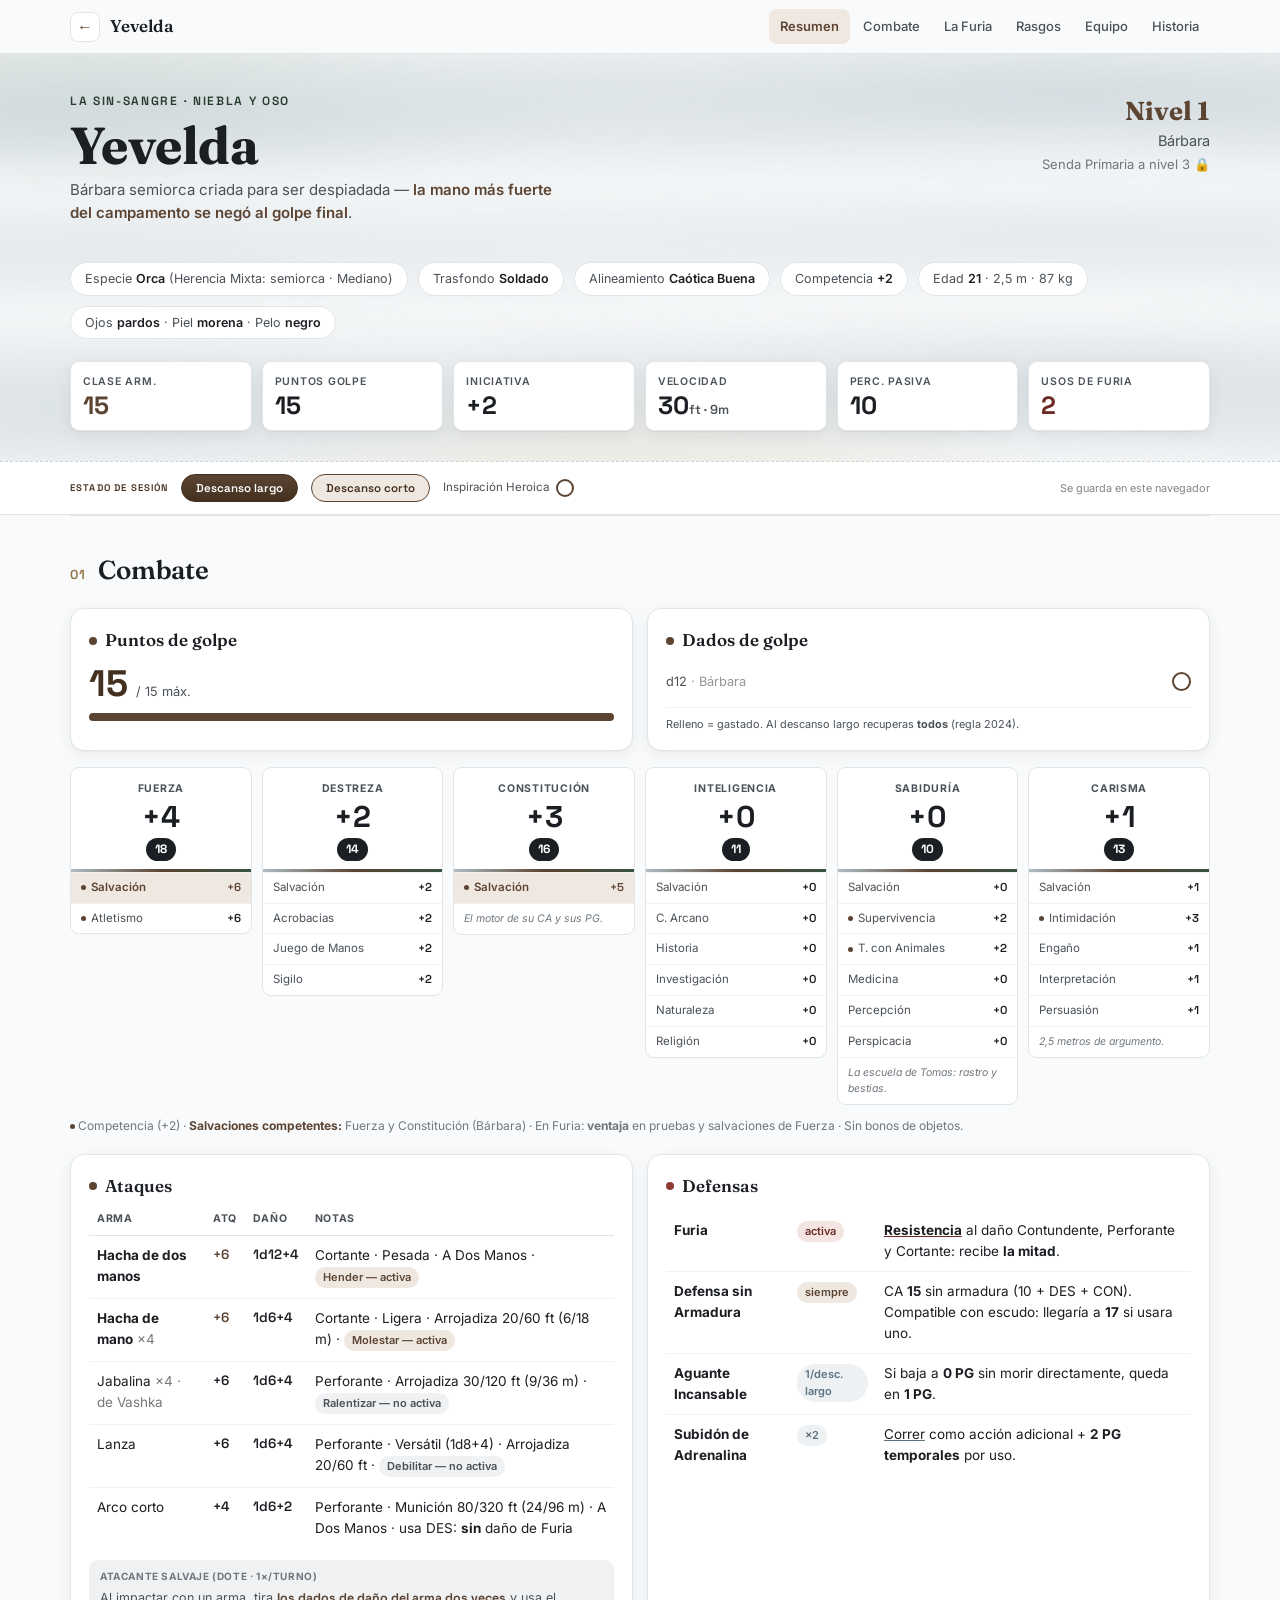
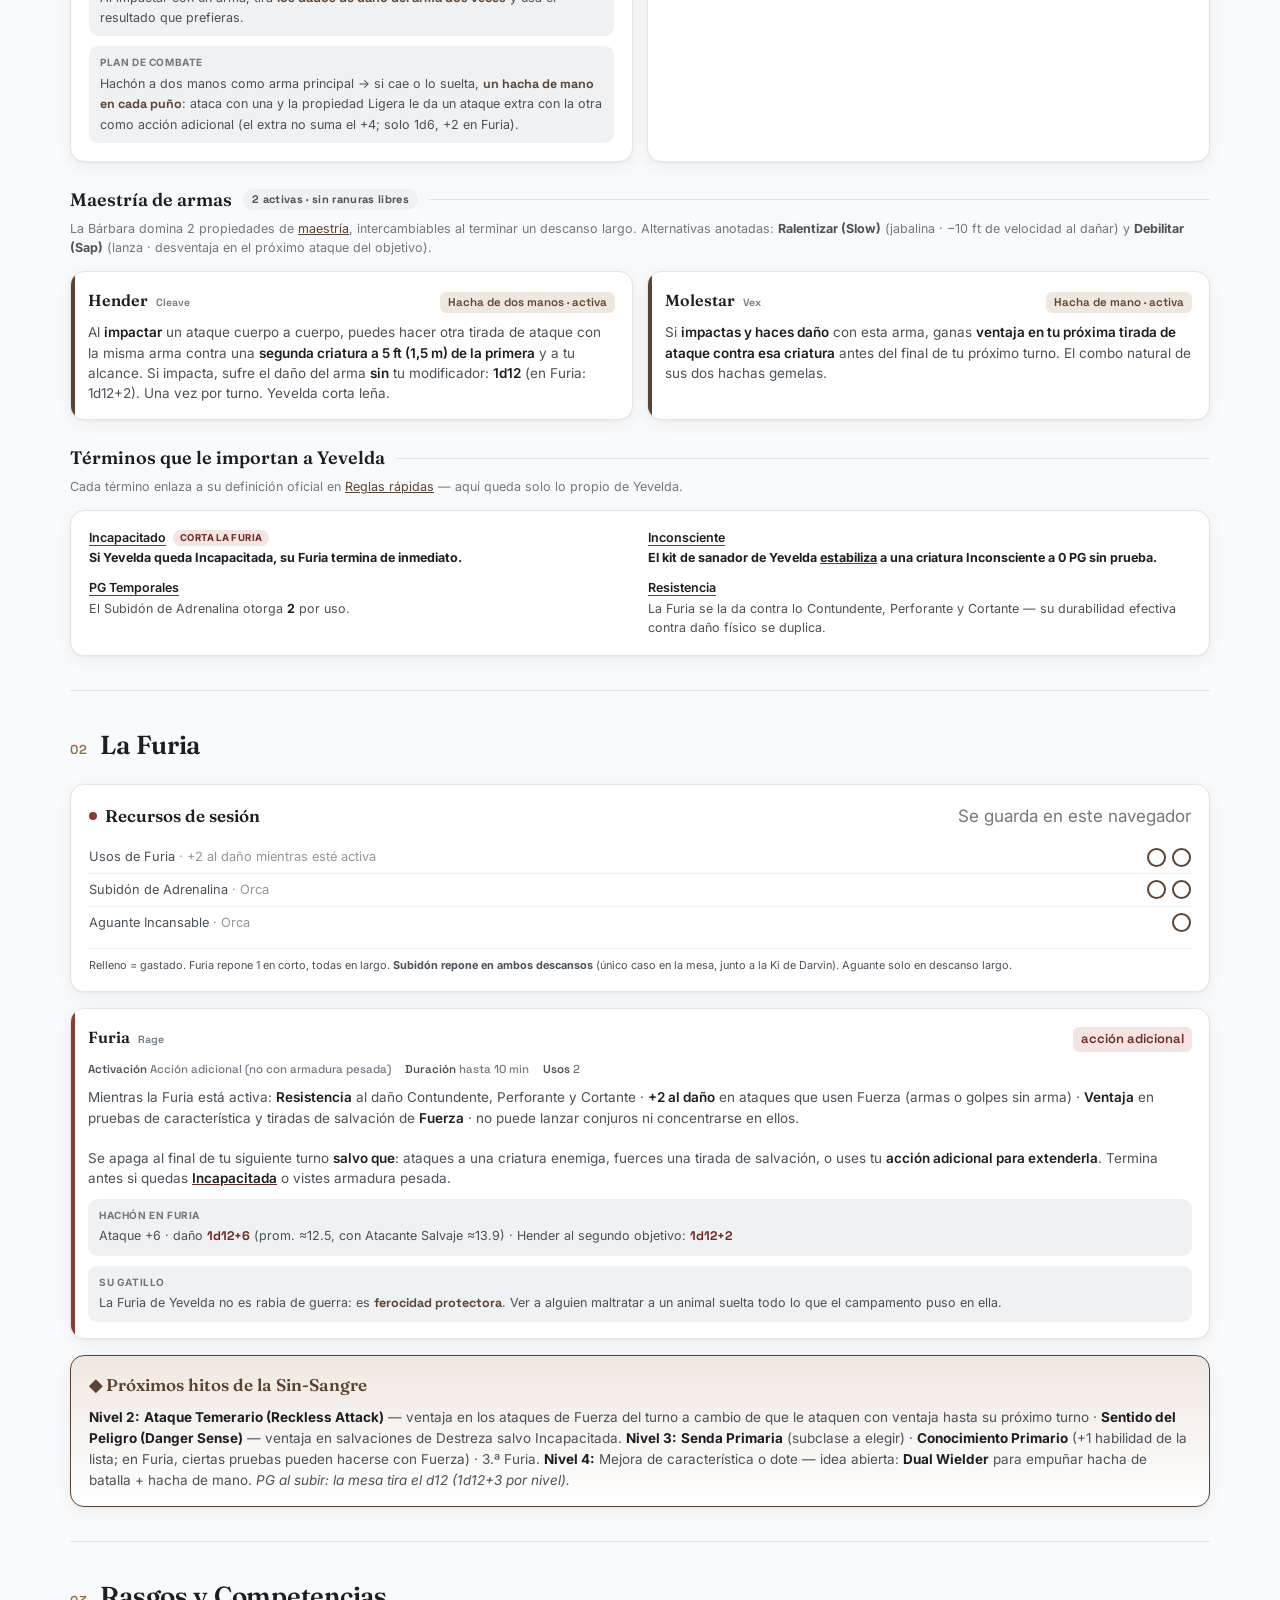
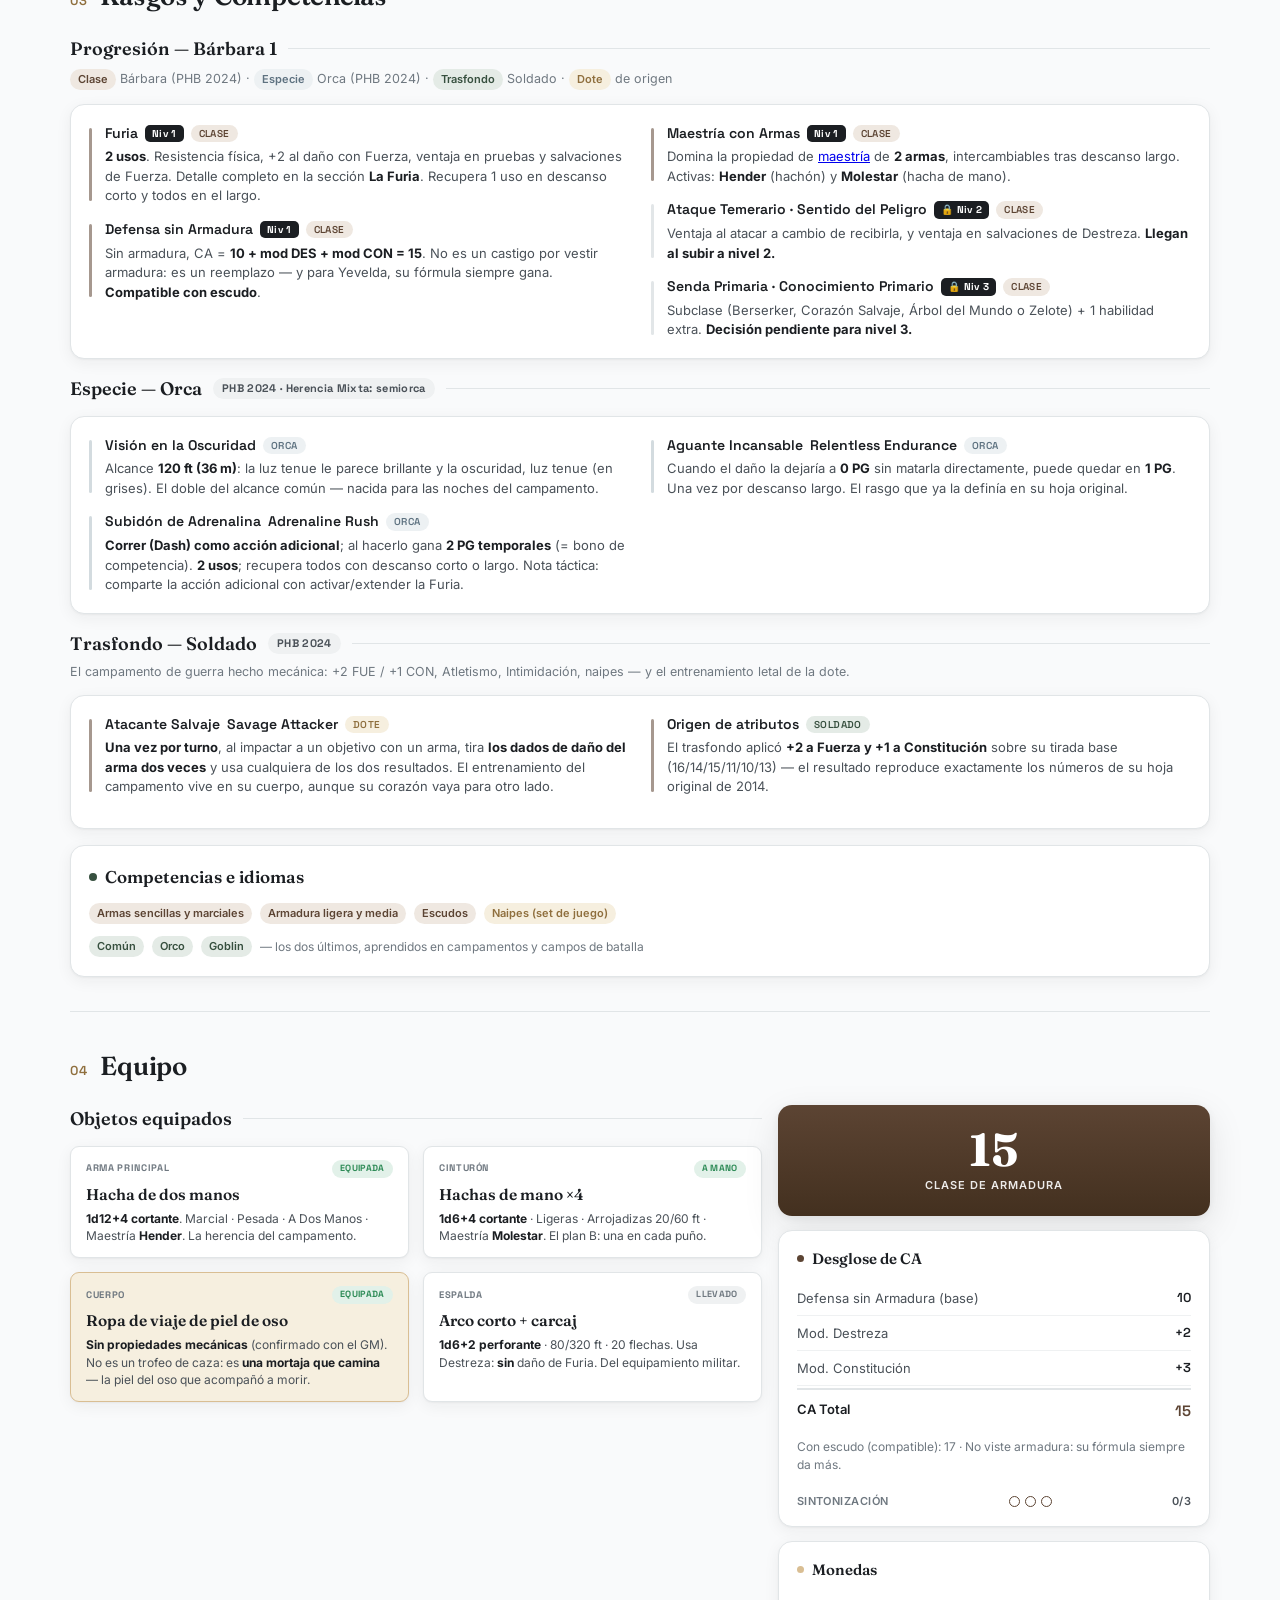
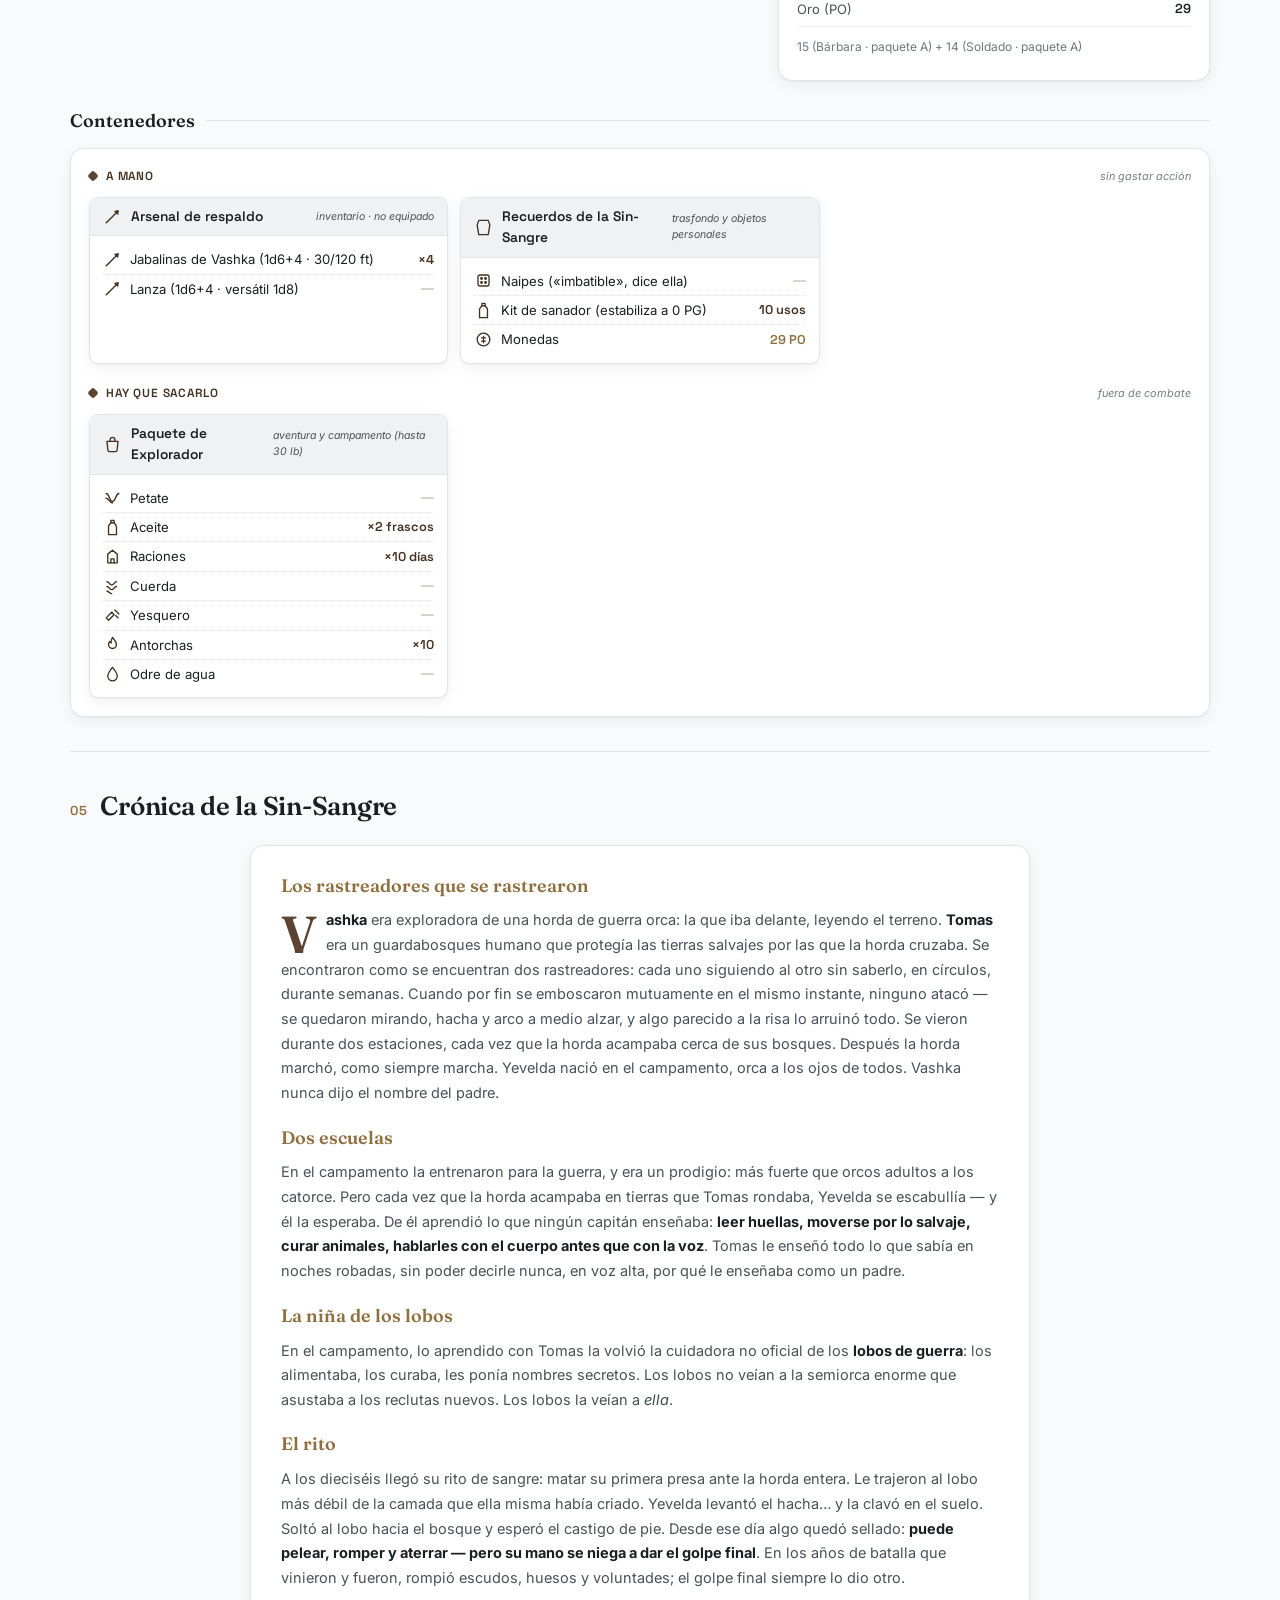
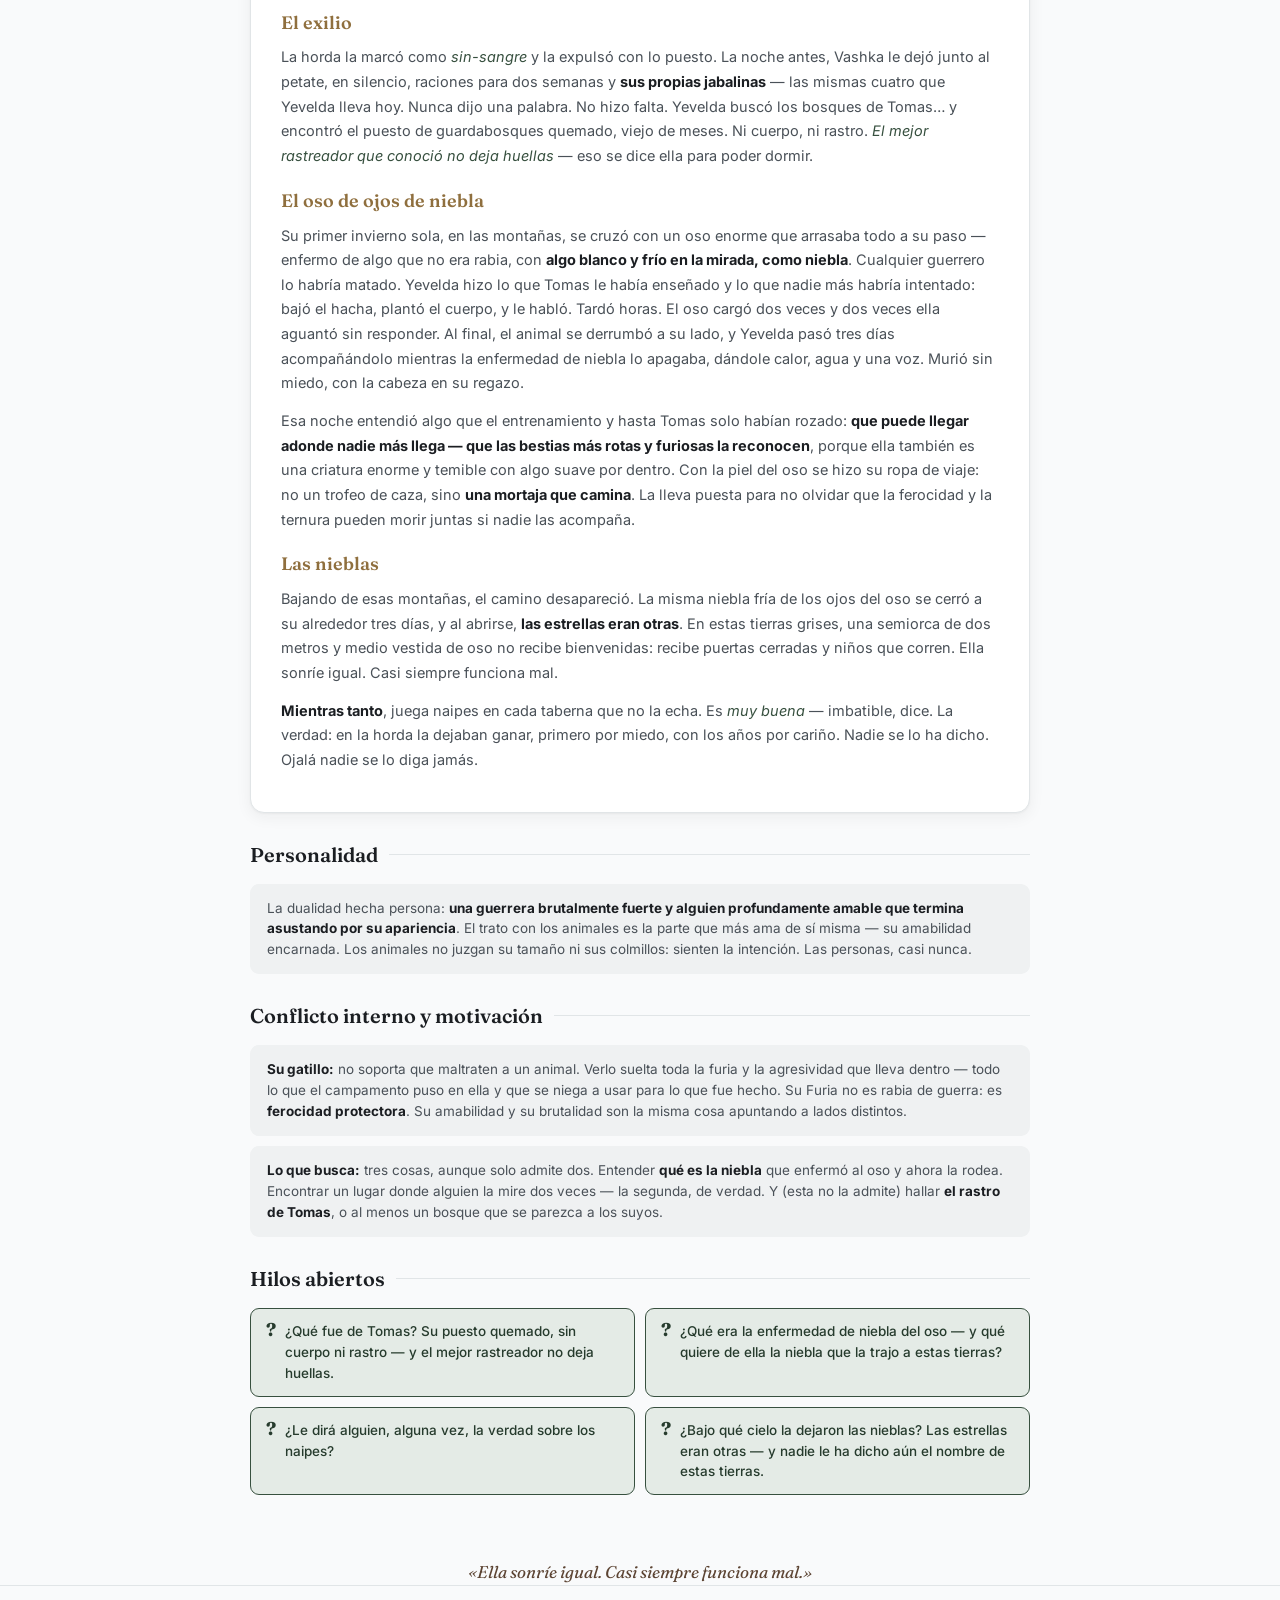
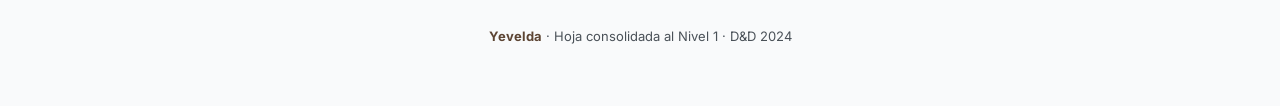
<file: lucho/yevelda.html>
<!DOCTYPE html>
<html lang="es">
<head>
<meta charset="UTF-8">
<meta name="viewport" content="width=device-width, initial-scale=1.0">
<title>Yevelda — Hoja de Personaje</title>
<link rel="preconnect" href="https://fonts.googleapis.com">
<link rel="preconnect" href="https://fonts.gstatic.com" crossorigin>
<link href="https://fonts.googleapis.com/css2?family=Fraunces:ital,opsz,wght@0,9..144,400;0,9..144,600;0,9..144,700;1,9..144,500&family=Inter:wght@400;500;600;700&family=Space+Grotesk:wght@500;600;700&display=swap" rel="stylesheet">
<style>
  :root{
    --paper:#F9FAFB; --ink:#1B1E22; --ink-2:#4A5158; --ink-3:#6F7880;
    --oso:#5C4433; --oso-d:#43301F; --oso-soft:#EFE8E1;
    --fogata:#D9BE93; --fogata-d:#8F6F3E; --fogata-soft:#F6EFDF;
    --furia:#8E3B34; --furia-d:#6E2A24; --furia-soft:#F4E5E2;
    --pino:#37503F; --pino-d:#263B2D; --pino-soft:#E4EBE6;
    --niebla:#AEBDC4; --niebla-soft:#EDF1F3; --niebla-d:#5E7280;
    --mist:#EFF1F2; --line:#E1E5E7; --line-2:#CBD2D5;
    --good:#2E8B57; --good-soft:#E2F1E9;
    --shadow:0 1px 2px rgba(27,30,34,.04),0 4px 16px rgba(27,30,34,.06);
    --shadow-lg:0 2px 8px rgba(27,30,34,.06),0 12px 36px rgba(27,30,34,.10);
    --r:14px; --r-sm:9px;
    --nav-h:54px;
    --coin-ink:#3A2C05;
    --home-bg2:#F0E4C8; --home-dot:#EAD9A8;
  }
  *{box-sizing:border-box;margin:0;padding:0}
  html{scroll-behavior:smooth;scroll-padding-top:calc(var(--nav-h) + 14px)}
  body{font-family:'Inter',system-ui,sans-serif;background:var(--paper);color:var(--ink);
    line-height:1.55;font-size:15px;-webkit-font-smoothing:antialiased}
  .wrap{max-width:1180px;margin:0 auto;padding:0 20px}

  /* NAV */
  .nav{position:sticky;top:0;z-index:50;height:var(--nav-h);
    background:rgba(249,250,251,.82);backdrop-filter:blur(12px);border-bottom:1px solid var(--line)}
  .nav .wrap{display:flex;align-items:center;gap:18px;height:100%}
  .brand{display:flex;align-items:center;gap:10px;font-family:'Fraunces',serif;
    font-weight:600;font-size:17px;color:var(--ink);text-decoration:none;white-space:nowrap}
  .brand .back{display:inline-flex;align-items:center;justify-content:center;width:30px;height:30px;
    border-radius:8px;border:1px solid var(--line);color:var(--oso);background:#fff;transition:.18s;font-size:16px}
  .brand .back:hover{background:var(--oso);color:#fff;border-color:var(--oso)}
  .navlinks{display:flex;gap:2px;margin-left:auto;overflow-x:auto;scrollbar-width:none}
  .navlinks::-webkit-scrollbar{display:none}
  .navlinks a{font-size:13px;font-weight:500;color:var(--ink-2);text-decoration:none;
    padding:7px 11px;border-radius:8px;white-space:nowrap;transition:.15s}
  .navlinks a:hover{background:var(--mist);color:var(--ink)}
  .navlinks a.active{background:var(--oso-soft);color:var(--oso);font-weight:600}

  /* HERO */
  .hero{position:relative;padding:38px 0 30px;overflow:hidden}
  .hero::before{content:"";position:absolute;inset:0;z-index:0;
    background:radial-gradient(120% 80% at 80% -10%,var(--niebla-soft) 0%,transparent 55%),
      radial-gradient(90% 70% at 6% 0%,var(--pino-soft) 0%,transparent 52%),
      radial-gradient(60% 50% at 50% 110%,var(--fogata-soft) 0%,transparent 60%);opacity:.9}
  /* Firma: la niebla que deriva — capas lentas de bruma cruzando el hero */
  .mists{position:absolute;inset:0;z-index:0;overflow:hidden;pointer-events:none}
  .fog{position:absolute;left:-45%;width:190%;height:130px;filter:blur(22px);opacity:.5;
    background:radial-gradient(60% 100% at 28% 55%,var(--niebla) 0%,transparent 70%),
      radial-gradient(42% 85% at 68% 40%,var(--niebla) 0%,transparent 74%),
      radial-gradient(30% 70% at 90% 60%,var(--niebla) 0%,transparent 78%);
    animation:derivar 52s linear infinite alternate}
  .fog.f2{top:34%;height:110px;opacity:.32;animation-duration:74s;animation-direction:alternate-reverse}
  .fog.f3{bottom:-14px;height:150px;opacity:.44;animation-duration:40s}
  .fog.f1{top:-10px}
  @keyframes derivar{
    from{transform:translateX(-5%)}
    to{transform:translateX(5%)}
  }
  @media(prefers-reduced-motion:reduce){.fog{animation:none}}
  .hero .wrap{position:relative;z-index:1}
  .eyebrow{font-family:'Space Grotesk',monospace;font-size:12px;font-weight:600;
    letter-spacing:.14em;text-transform:uppercase;color:var(--pino-d);margin-bottom:8px}
  .hero h1{font-family:'Fraunces',serif;font-weight:700;font-size:clamp(34px,6vw,52px);
    line-height:1.02;letter-spacing:-.01em;color:var(--ink);margin-bottom:6px}
  .hero .sub{font-size:15px;color:var(--ink-2);max-width:56ch;margin-bottom:20px}
  .hero .sub b{color:var(--oso);font-weight:600}

  .hero-head{display:flex;justify-content:space-between;align-items:flex-start;gap:24px;flex-wrap:wrap}
  .hero-head .hh-left{flex:1;min-width:280px}
  .hero-head .hh-right{text-align:right;flex-shrink:0;padding-top:6px}
  .hh-right .lvl-n{font-family:'Fraunces',serif;font-weight:700;font-size:26px;line-height:1;color:var(--oso)}
  .hh-right .cls-main{font-size:14.5px;color:var(--ink-2);margin-top:6px}
  .hh-right .cls-sub{font-size:13px;color:var(--ink-3);margin-top:2px}

  .meta-chips{display:flex;gap:10px;flex-wrap:wrap;margin:18px 0 22px}
  .chip{font-size:12.5px;color:var(--ink-2);background:#fff;border:1px solid var(--line);
    border-radius:20px;padding:6px 14px}
  .chip b{color:var(--ink);font-weight:600}

  .tiles{display:grid;grid-template-columns:repeat(6,1fr);gap:10px}
  .tile{background:#fff;border:1px solid var(--line);border-radius:var(--r-sm);
    padding:12px;box-shadow:var(--shadow);position:relative}
  .tile .lbl{font-size:10.5px;font-weight:600;letter-spacing:.07em;text-transform:uppercase;
    color:var(--ink-2);margin-bottom:3px}
  .tile .val{font-family:'Space Grotesk',monospace;font-weight:700;font-size:25px;line-height:1;color:var(--ink)}
  .tile .val small{font-size:13px;font-weight:600;color:var(--ink-2)}
  .tile.accent .val{color:var(--oso)} .tile.gold .val{color:var(--fogata-d)} .tile.ruby .val{color:var(--furia-d)}

  /* SECTIONS */
  section{padding:34px 0;border-top:1px solid var(--line)}
  .sec-head{display:flex;align-items:baseline;gap:13px;margin-bottom:18px}
  .sec-head .n{font-family:'Space Grotesk',monospace;font-size:13px;font-weight:600;color:var(--fogata-d);letter-spacing:.05em}
  .sec-head h2{font-family:'Fraunces',serif;font-weight:600;font-size:26px;letter-spacing:-.01em;color:var(--ink)}

  .grid{display:grid;gap:14px}
  .g2{grid-template-columns:repeat(2,1fr)} .g3{grid-template-columns:repeat(3,1fr)}

  .card{background:#fff;border:1px solid var(--line);border-radius:var(--r);padding:18px;box-shadow:var(--shadow)}
  .card h3{font-family:'Fraunces',serif;font-weight:600;font-size:17px;margin-bottom:12px;display:flex;align-items:center;gap:8px}
  .card h3 .dot{width:8px;height:8px;border-radius:50%;background:var(--oso);flex-shrink:0}

  /* Definiciones */
  .defs{display:grid;grid-template-columns:repeat(2,1fr);gap:11px 16px}
  .def{font-size:12.5px;line-height:1.5}
  .def dt{font-weight:600;color:var(--ink);margin-bottom:2px;display:flex;align-items:center;gap:7px;flex-wrap:wrap}
  .def dt a{color:inherit;text-decoration:underline;text-decoration-color:var(--oso);text-underline-offset:3px}
  .def dt a:hover{color:var(--oso)}
  .def dt .en{font-family:'Space Grotesk',monospace;font-size:10px;font-weight:600;color:var(--ink-3);
    background:var(--mist);padding:1px 6px;border-radius:4px}
  .def dt .tag{font-size:9.5px;font-weight:700;letter-spacing:.04em;text-transform:uppercase;
    background:var(--furia-soft);color:var(--furia-d);padding:1px 7px;border-radius:20px}
  .def dd{color:var(--ink-2);margin:0}
  .def dd b{color:var(--ink)}
  @media(max-width:680px){.defs{grid-template-columns:1fr}}

  /* ABILITY BLOCKS */
  .abils{display:grid;grid-template-columns:repeat(6,1fr);gap:10px;align-items:start}
  .abil{background:#fff;border:1px solid var(--line);border-radius:var(--r-sm);
    overflow:hidden;display:flex;flex-direction:column}
  .abil .ab-top{padding:13px 10px 11px;text-align:center;position:relative}
  .abil .ab-top::after{content:"";position:absolute;left:0;right:0;bottom:0;height:3px;
    background:linear-gradient(90deg,var(--niebla),var(--oso),var(--pino))}
  .abil .name{font-size:10.5px;font-weight:700;letter-spacing:.07em;text-transform:uppercase;color:var(--ink-2)}
  .abil .mod{font-family:'Space Grotesk',monospace;font-weight:700;font-size:30px;line-height:1.05;color:var(--ink);margin:3px 0 4px}
  .abil .score{display:inline-block;font-family:'Space Grotesk',monospace;font-size:12px;font-weight:700;
    color:#fff;background:var(--ink);padding:2px 9px;border-radius:20px}
  .abil .ab-list{display:flex;flex-direction:column}
  .abil .ab-row{display:flex;justify-content:space-between;align-items:center;gap:6px;
    padding:6px 10px;font-size:11.5px;border-top:1px solid var(--mist)}
  .abil .ab-row .rn{color:var(--ink-2);display:flex;align-items:center;gap:5px}
  .abil .ab-row .rv{font-family:'Space Grotesk',monospace;font-weight:600;color:var(--ink);flex-shrink:0}
  .abil .ab-row.sv{background:var(--oso-soft)}
  .abil .ab-row.sv .rn{color:var(--oso);font-weight:600} .abil .ab-row.sv .rv{color:var(--oso)}
  .abil .ab-row .pc{width:5px;height:5px;border-radius:50%;background:var(--oso);flex-shrink:0}
  .abil .ab-note{padding:7px 10px;font-size:10.5px;color:var(--ink-3);border-top:1px solid var(--mist);font-style:italic}

  table{width:100%;border-collapse:collapse;font-size:13.5px}
  th{text-align:left;font-size:10.5px;font-weight:700;letter-spacing:.06em;text-transform:uppercase;
    color:var(--ink-2);padding:0 8px 8px;border-bottom:1px solid var(--line)}
  td{padding:9px 8px;border-bottom:1px solid var(--mist);vertical-align:top}
  tr:last-child td{border-bottom:none}
  .mono{font-family:'Space Grotesk',monospace;font-weight:600}
  .pill{display:inline-block;font-size:11px;font-weight:600;padding:2px 8px;border-radius:20px;background:var(--mist);color:var(--ink-2);margin:1px 0}
  .pill.gold{background:var(--fogata-soft);color:var(--fogata-d)} .pill.ruby{background:var(--furia-soft);color:var(--furia-d)}
  .pill.oso{background:var(--oso-soft);color:var(--oso)} .pill.good{background:var(--good-soft);color:var(--good)}
  .pill.steel{background:var(--niebla-soft);color:var(--niebla-d)} .pill.pino{background:var(--pino-soft);color:var(--pino)}

  /* FEATURE CARDS */
  .fcard{background:#fff;border:1px solid var(--line);border-radius:var(--r);padding:16px 17px;box-shadow:var(--shadow);
    position:relative;overflow:hidden}
  .fcard::before{content:"";position:absolute;left:0;top:0;bottom:0;width:4px;background:var(--fogata)}
  .fcard.buff::before{background:var(--oso)} .fcard.dmg::before{background:var(--furia)}
  .fcard.util::before{background:var(--fogata)} .fcard.heal::before{background:var(--good)}
  .fcard.steel::before{background:var(--niebla)} .fcard.pino::before{background:var(--pino)}
  .fcard .ftop{display:flex;align-items:baseline;gap:8px;flex-wrap:wrap;margin-bottom:9px}
  .fcard .fname{font-family:'Fraunces',serif;font-weight:600;font-size:16px}
  .fcard .fen{font-family:'Space Grotesk',monospace;font-size:10.5px;font-weight:600;color:var(--ink-3)}
  .fcard .fmeta{font-family:'Space Grotesk',monospace;font-size:11.5px;font-weight:600;color:var(--fogata-d);
    margin-left:auto;background:var(--fogata-soft);padding:2px 8px;border-radius:6px;white-space:nowrap}
  .fcard .fmeta.big{font-size:13px}
  .fcard .fmeta.oso{background:var(--oso-soft);color:var(--oso)}
  .fcard .fmeta.rub{background:var(--furia-soft);color:var(--furia-d)}
  .fcard .fmeta.stl{background:var(--niebla-soft);color:var(--niebla-d)}
  .frow{display:flex;gap:14px;flex-wrap:wrap;font-size:11.5px;color:var(--ink-3);margin-bottom:9px;
    font-family:'Space Grotesk',monospace;font-weight:500}
  .frow span b{color:var(--ink-2);font-weight:600}
  .fcard .fdesc{font-size:13.5px;color:var(--ink-2);line-height:1.5}
  .fcard .fdesc b{color:var(--ink);font-weight:600}
  .fcalc{margin-top:10px;padding:9px 11px;background:var(--mist);border-radius:var(--r-sm);
    font-size:12.5px;color:var(--ink-2)}
  .fcalc .lab{font-size:10px;font-weight:700;letter-spacing:.06em;text-transform:uppercase;color:var(--ink-3);display:block;margin-bottom:3px}
  .fcalc b{font-family:'Space Grotesk',monospace;color:var(--oso);font-weight:700}
  .fcalc.dmg b{color:var(--furia-d)}

  .callout{background:linear-gradient(180deg,var(--oso-soft),#fff);border:1px solid var(--oso);
    border-radius:var(--r);padding:16px 18px;box-shadow:var(--shadow)}
  .callout h3{font-family:'Fraunces',serif;font-weight:600;font-size:17px;color:var(--oso);margin-bottom:8px}
  .callout p, .callout li{font-size:13.5px;color:var(--ink-2)} .callout b{color:var(--ink)}

  /* Grupos con contador */
  .grp-head{margin:8px 0 13px}
  .grp-head .gh-row{display:flex;align-items:center;gap:11px}
  .grp-head .gt{font-family:'Fraunces',serif;font-weight:600;font-size:18px;color:var(--ink)}
  .grp-head .gc{font-family:'Space Grotesk',monospace;font-size:11px;font-weight:700;
    background:var(--mist);color:var(--ink-2);padding:2px 9px;border-radius:20px;letter-spacing:.03em}
  .grp-head .gc.oso{background:var(--oso-soft);color:var(--oso)}
  .grp-head .gc.rub{background:var(--furia-soft);color:var(--furia-d)}
  .grp-head .gline{flex:1;height:1px;background:var(--line)}
  .grp-head .gh-note{font-size:12.5px;color:var(--ink-3);margin-top:5px}
  .grp-head .gh-note b{color:var(--ink-2)}
  .grp-head .gh-note a{color:var(--oso)}

  /* Rasgos */
  .ft{position:relative;padding-left:16px;break-inside:avoid;margin-bottom:13px}
  .ft::before{content:"";position:absolute;left:0;top:5px;bottom:5px;width:3px;
    border-radius:3px;background:var(--oso);opacity:.55}
  .ft.race::before{background:var(--niebla)}
  .ft.lock::before{background:var(--line-2)}
  .ft h4{font-family:'Space Grotesk',sans-serif;font-size:14px;font-weight:600;
    display:flex;align-items:center;gap:7px;flex-wrap:wrap;color:var(--ink)}
  .ft h4 .lv{font-size:10px;font-weight:700;background:var(--ink);color:#fff;
    padding:1px 7px;border-radius:5px;letter-spacing:.03em;font-family:'Space Grotesk',monospace}
  .ft h4 .or{font-size:10px;font-weight:600;padding:1px 8px;border-radius:20px;
    text-transform:uppercase;letter-spacing:.04em}
  .ft h4 .or.cls{background:var(--oso-soft);color:var(--oso)}
  .ft h4 .or.race{background:var(--niebla-soft);color:var(--niebla-d)}
  .ft h4 .or.feat{background:var(--fogata-soft);color:var(--fogata-d)}
  .ft h4 .or.bg{background:var(--pino-soft);color:var(--pino)}
  .ft p{font-size:13px;color:var(--ink-2);margin-top:3px;line-height:1.5}
  .ft p b{color:var(--ink)}
  .feats-flow{column-gap:22px}
  @media(min-width:760px){.feats-flow{column-count:2}}

  /* EQUIPO */
  .eq-card{background:#fff;border:1px solid var(--line);border-radius:var(--r-sm);padding:13px 15px;box-shadow:var(--shadow)}
  .eq-card .eq-head{display:flex;justify-content:space-between;align-items:center;margin-bottom:5px}
  .eq-card .eq-slot{font-family:'Space Grotesk',monospace;font-size:9.5px;font-weight:700;
    letter-spacing:.07em;text-transform:uppercase;color:var(--ink-3)}
  .eq-card .eq-badge{font-family:'Space Grotesk',monospace;font-size:9px;font-weight:700;letter-spacing:.04em;
    text-transform:uppercase;padding:2px 8px;border-radius:20px;background:var(--good-soft);color:var(--good)}
  .eq-card .eq-badge.no{background:var(--mist);color:var(--ink-3)}
  .eq-card .eq-name{font-family:'Fraunces',serif;font-weight:600;font-size:15.5px;color:var(--ink);margin-bottom:3px}
  .eq-card .eq-desc{font-size:12px;color:var(--ink-2);line-height:1.45}
  .eq-card .eq-desc b{color:var(--ink)}
  .eq-card.special{background:var(--fogata-soft);border-color:var(--fogata)}

  .ca-big{background:linear-gradient(180deg,var(--oso),var(--oso-d));color:#fff;border-radius:var(--r);
    padding:22px;text-align:center;box-shadow:var(--shadow-lg)}
  .ca-big .ca-n{font-family:'Fraunces',serif;font-weight:700;font-size:46px;line-height:1}
  .ca-big .ca-l{font-size:11px;font-weight:600;letter-spacing:.09em;text-transform:uppercase;margin-top:4px;opacity:.9}
  .ca-panel{background:#fff;border:1px solid var(--line);border-radius:var(--r);padding:16px 18px;box-shadow:var(--shadow);margin-top:14px}
  .ca-panel h3{font-family:'Fraunces',serif;font-weight:600;font-size:15px;margin-bottom:11px;display:flex;align-items:center;gap:8px}
  .ca-panel h3 .dot{width:7px;height:7px;border-radius:50%;background:var(--oso);flex-shrink:0}
  .ca-row{display:flex;justify-content:space-between;padding:7px 0;border-bottom:1px solid var(--mist);font-size:13px;color:var(--ink-2)}
  .ca-row .v{font-family:'Space Grotesk',monospace;font-weight:600;color:var(--ink)}
  .ca-row.total{border-bottom:none;border-top:2px solid var(--line);margin-top:2px;padding-top:9px;font-weight:600;color:var(--ink)}
  .ca-row.total .v{color:var(--oso);font-size:15px}
  .att-row{display:flex;justify-content:space-between;align-items:center;margin-top:11px;font-size:11px;
    font-weight:600;letter-spacing:.04em;text-transform:uppercase;color:var(--ink-3)}
  .att-dots{display:flex;gap:5px}
  .att-dots .ad{width:11px;height:11px;border-radius:50%;border:1.5px solid var(--oso)}

  .cont{background:#fff;border:1px solid var(--line);border-radius:var(--r);padding:15px 17px;box-shadow:var(--shadow);margin-bottom:12px}
  .cont .cont-head{display:flex;justify-content:space-between;align-items:baseline;margin-bottom:11px;gap:10px;flex-wrap:wrap}
  .cont .cont-name{font-family:'Fraunces',serif;font-weight:600;font-size:15px;color:var(--ink);display:flex;align-items:center;gap:8px}
  .cont .cont-tag{font-size:11.5px;color:var(--ink-3);font-style:italic}
  .cont .chips{display:flex;gap:8px;flex-wrap:wrap}
  .cont .ic{font-size:12px;color:var(--ink-2);background:var(--paper);border:1px solid var(--line);border-radius:20px;padding:5px 12px}
  .cont .ic b{color:var(--ink);font-weight:600}
  .cont .ic small{color:var(--ink-3)}
  .cont .ic.coin{background:var(--fogata);color:var(--coin-ink);border-color:var(--fogata-d);font-weight:600}

  /* Historia */
  .lore{max-width:780px;margin:0 auto}
  .lore .chronicle{background:#fff;border:1px solid var(--line);border-radius:var(--r);
    padding:26px 30px;box-shadow:var(--shadow);margin-bottom:18px}
  .lore .chronicle h3{font-family:'Fraunces',serif;font-weight:600;font-size:18px;color:var(--fogata-d);
    margin:18px 0 9px}
  .lore .chronicle h3:first-child{margin-top:0}
  .lore .chronicle p{font-size:14.5px;color:var(--ink-2);margin-bottom:13px;line-height:1.7}
  .lore .chronicle p b{color:var(--ink)} .lore .chronicle p i{color:var(--pino)}
  .lore .chronicle p:first-of-type::first-letter{font-family:'Fraunces',serif;font-size:52px;
    font-weight:600;float:left;line-height:.8;margin:6px 9px 0 0;color:var(--oso)}
  .lore-sub{font-family:'Fraunces',serif;font-weight:600;font-size:20px;color:var(--ink);
    margin:26px 0 14px;display:flex;align-items:center;gap:11px}
  .lore-sub::after{content:"";flex:1;height:1px;background:var(--line)}
  .motiv{background:var(--mist);border-radius:var(--r-sm);padding:14px 17px;margin-bottom:10px}
  .motiv p{font-size:13.5px;color:var(--ink-2);margin:0}
  .motiv b{color:var(--ink)}
  .mysteries{display:grid;grid-template-columns:repeat(2,1fr);gap:10px}
  .mystery{background:var(--pino-soft);border:1px solid var(--pino);border-radius:var(--r-sm);
    padding:12px 15px;font-size:13.5px;color:var(--pino-d);font-weight:500;display:flex;gap:9px;align-items:flex-start}
  .mystery .qm{font-family:'Fraunces',serif;font-weight:700;font-size:18px;line-height:1;flex-shrink:0}
  @media(max-width:680px){.mysteries{grid-template-columns:1fr}}

  .footer{padding:40px 0 60px;text-align:center;color:var(--ink-2);font-size:13px;border-top:1px solid var(--line)}
  .footer b{color:var(--oso)}

  /* ---------- SISTEMA DE SESIÓN (base común de la mesa, paleta oso/niebla) ---------- */
  .statusbar{background:#fff;border-bottom:1px solid var(--line);border-top:1px dashed var(--line-2)}
  .statusbar .wrap{display:flex;align-items:center;gap:13px;flex-wrap:wrap;padding-top:12px;padding-bottom:12px}
  .sb-lbl{font-family:'Space Grotesk',monospace;font-size:.6rem;font-weight:600;letter-spacing:.12em;
    text-transform:uppercase;color:var(--oso-d)}
  .sb-rest{font-family:'Space Grotesk',monospace;font-size:.72rem;font-weight:600;border-radius:999px;
    padding:6px 14px;cursor:pointer;transition:.15s;-webkit-tap-highlight-color:transparent}
  .sb-rest.lg{color:#fff;background:linear-gradient(180deg,var(--oso),var(--oso-d));border:1px solid var(--oso-d)}
  .sb-rest.sm{color:var(--oso-d);background:var(--oso-soft);border:1px solid var(--oso)}
  .sb-rest:hover{filter:brightness(1.06)}
  .sb-insp{display:flex;align-items:center;gap:7px;font-size:.72rem;color:var(--ink-2)}
  .sb-pip{width:18px;height:18px;border-radius:50%;border:2px solid var(--oso);background:#fff;
    cursor:pointer;padding:0;transition:.12s;-webkit-tap-highlight-color:transparent}
  .sb-pip.spent{background:var(--oso);border-color:var(--oso-d);box-shadow:inset 0 0 0 3px #fff}
  .sb-save{font-size:.68rem;color:var(--ink-2);opacity:.7;margin-left:auto}
  @media(max-width:560px){.sb-save{display:none}}

  .hd-row{display:flex;align-items:center;justify-content:space-between;padding:6px 0;
    border-bottom:1px dotted var(--line);gap:10px;flex-wrap:wrap}
  .hd-row:last-of-type{border-bottom:none}
  .hd-lbl{font-size:.8rem;color:var(--ink-2)}
  .hd-pips{display:inline-flex;gap:6px;flex-wrap:wrap;max-width:220px}
  .hd-pip{width:19px;height:19px;border-radius:50%;border:2px solid var(--oso);background:#fff;
    cursor:pointer;padding:0;transition:.12s}
  .hd-pip.spent{background:var(--oso);border-color:var(--oso-d);box-shadow:inset 0 0 0 3px #fff}
  .hd-note{font-size:.68rem;color:var(--ink-2);margin-top:9px;padding-top:8px;border-top:1px dotted var(--line)}
  .hp-num{font-family:'Space Grotesk',monospace;font-weight:700;font-size:2.3rem;color:var(--oso-d);line-height:1}
  .hp-bar{height:8px;background:var(--mist);border-radius:4px;margin-top:10px;overflow:hidden}
  .hp-bar i{display:block;height:100%;background:var(--oso)}

  .icn{width:19px;height:19px;flex:none;color:var(--oso-d)}
  .icn svg{display:block;width:100%;height:100%}
  .zone{margin-bottom:20px}
  .zone:last-child{margin-bottom:0}
  .zone-head{display:flex;align-items:center;gap:9px;margin-bottom:12px}
  .zone-dot{width:8px;height:8px;border-radius:2px;transform:rotate(45deg);background:var(--oso);flex:none}
  .zone-name{font-family:'Space Grotesk',monospace;font-size:.74rem;font-weight:600;letter-spacing:.07em;
    text-transform:uppercase;color:var(--oso-d)}
  .zone-sub{font-size:.68rem;color:var(--ink-2);opacity:.75;font-style:italic;margin-left:auto}
  .zone-grid{display:grid;grid-template-columns:1fr;gap:12px}
  @media(min-width:760px){.zone-grid{grid-template-columns:1fr 1fr}}
  @media(min-width:1100px){.zone-grid{grid-template-columns:repeat(3,1fr)}}
  .container{background:#fff;border:1px solid var(--line);border-radius:var(--r-sm);overflow:hidden;
    box-shadow:var(--shadow);height:100%}
  .container .chd{background:var(--mist);padding:8px 13px;display:flex;align-items:center;gap:9px;
    border-bottom:1px solid var(--line)}
  .container .cn{font-family:'Space Grotesk',monospace;font-weight:600;font-size:.86rem}
  .container .cd{font-size:.66rem;color:var(--ink-2);margin-left:auto;font-style:italic}
  .container .cb{padding:9px 13px}
  .ci-line{display:flex;align-items:center;gap:8px;padding:4px 0;border-bottom:1px dotted var(--line)}
  .ci-line:last-child{border-bottom:none}
  .ci-line .cin{font-size:.82rem;flex:1}
  .ci-line .ciq{font-family:'Space Grotesk',monospace;font-size:.8rem;font-weight:600;color:var(--oso-d);white-space:nowrap}
  .ci-line .ciq.none{opacity:.4;font-weight:400;font-family:'Inter',sans-serif}
  .ci-line .ciq.coin{color:var(--fogata-d)}

  .home-block{background:linear-gradient(180deg,var(--fogata-soft),var(--home-bg2));border:1px solid var(--fogata);
    border-radius:var(--r);padding:16px 18px;margin-top:16px}
  .home-block .hh{display:flex;align-items:center;gap:9px;margin-bottom:12px}
  .home-block .icn{color:var(--fogata-d)}
  .home-block .ht{font-family:'Space Grotesk',monospace;font-size:.72rem;font-weight:600;letter-spacing:.06em;
    text-transform:uppercase;color:var(--fogata-d)}
  .home-block .hb{font-size:.6rem;font-weight:600;text-transform:uppercase;letter-spacing:.05em;color:var(--fogata-d);
    background:#fff;border:1px solid var(--fogata);padding:1px 9px;border-radius:999px;margin-left:auto}
  .home-body{display:grid;grid-template-columns:1fr;gap:0 24px}
  @media(min-width:700px){.home-body{grid-template-columns:1fr 1fr}}
  .home-block .ci-line{border-bottom-color:var(--home-dot)}
  .home-block .ci-line .ciq{color:var(--fogata-d)}

  @media(max-width:820px){.tiles{grid-template-columns:repeat(3,1fr)} .abils{grid-template-columns:repeat(3,1fr)}
    .g3{grid-template-columns:repeat(2,1fr)}}
  @media(max-width:560px){.tiles{grid-template-columns:repeat(2,1fr)} .abils{grid-template-columns:repeat(2,1fr)}
    .g2,.g3{grid-template-columns:1fr}}
</style>
</head>
<body>

<nav class="nav"><div class="wrap">
  <a class="brand" href="../index.html"><span class="back">←</span> Yevelda</a>
  <div class="navlinks">
    <a href="#resumen" class="active">Resumen</a>
    <a href="#combate">Combate</a>
    <a href="#furia">La Furia</a>
    <a href="#rasgos">Rasgos</a>
    <a href="#equipo">Equipo</a>
    <a href="#historia">Historia</a>
  </div>
</div></nav>

<header class="hero" id="resumen">
  <div class="mists">
    <div class="fog f1"></div>
    <div class="fog f2"></div>
    <div class="fog f3"></div>
  </div>
  <div class="wrap">
    <div class="hero-head">
      <div class="hh-left">
        <div class="eyebrow">La Sin-Sangre · Niebla y Oso</div>
        <h1>Yevelda</h1>
        <p class="sub">Bárbara semiorca criada para ser despiadada — <b>la mano más fuerte del campamento se negó al golpe final</b>.</p>
      </div>
      <div class="hh-right">
        <div class="lvl-n">Nivel 1</div>
        <div class="cls-main">Bárbara</div>
        <div class="cls-sub">Senda Primaria a nivel 3 🔒</div>
      </div>
    </div>
    <div class="meta-chips">
      <span class="chip">Especie <b>Orca</b> (Herencia Mixta: semiorca · Mediano)</span>
      <span class="chip">Trasfondo <b>Soldado</b></span>
      <span class="chip">Alineamiento <b>Caótica Buena</b></span>
      <span class="chip">Competencia <b>+2</b></span>
      <span class="chip">Edad <b>21</b> · 2,5 m · 87 kg</span>
      <span class="chip">Ojos <b>pardos</b> · Piel <b>morena</b> · Pelo <b>negro</b></span>
    </div>
    <div class="tiles">
      <div class="tile accent"><div class="lbl">Clase Arm.</div><div class="val">15</div></div>
      <div class="tile"><div class="lbl">Puntos Golpe</div><div class="val">15</div></div>
      <div class="tile"><div class="lbl">Iniciativa</div><div class="val">+2</div></div>
      <div class="tile"><div class="lbl">Velocidad</div><div class="val">30<small>ft · 9m</small></div></div>
      <div class="tile"><div class="lbl">Perc. Pasiva</div><div class="val">10</div></div>
      <div class="tile ruby"><div class="lbl">Usos de Furia</div><div class="val">2</div></div>
    </div>
  </div>
</header>

<div class="statusbar">
  <div class="wrap">
    <span class="sb-lbl">Estado de sesión</span>
    <button type="button" id="btnLong" class="sb-rest lg">Descanso largo</button>
    <button type="button" id="btnShort" class="sb-rest sm">Descanso corto</button>
    <span class="sb-insp">Inspiración Heroica <button type="button" class="sb-pip" data-track="insp" data-max="1" aria-label="Inspiración Heroica"></button></span>
    <span class="sb-save">Se guarda en este navegador</span>
  </div>
</div>

<div class="wrap">

<!-- COMBATE -->
<section id="combate">
  <div class="sec-head"><span class="n">01</span><h2>Combate</h2></div>

  <div class="grid g2" style="margin-bottom:16px">
    <div class="card">
      <h3><span class="dot"></span> Puntos de golpe</h3>
      <div style="display:flex;align-items:baseline;gap:8px">
        <span class="hp-num">15</span><span style="font-size:.8rem;color:var(--ink-2)">/ 15 máx.</span>
      </div>
      <div class="hp-bar"><i style="width:100%"></i></div>
    </div>
    <div class="card">
      <h3><span class="dot"></span> Dados de golpe</h3>
      <div class="hd-row">
        <span class="hd-lbl">d12 <span style="opacity:.6">· Bárbara</span></span>
        <div class="hd-pips" data-track="hd12" data-max="1"></div>
      </div>
      <p class="hd-note">Relleno = gastado. Al descanso largo recuperas <b>todos</b> (regla 2024).</p>
    </div>
  </div>

  <div class="abils" style="margin-bottom:16px">
    <div class="abil">
      <div class="ab-top"><div class="name">Fuerza</div><div class="mod">+4</div><span class="score">18</span></div>
      <div class="ab-list">
        <div class="ab-row sv"><span class="rn"><span class="pc"></span>Salvación</span><span class="rv">+6</span></div>
        <div class="ab-row"><span class="rn"><span class="pc"></span>Atletismo</span><span class="rv">+6</span></div>
      </div>
    </div>
    <div class="abil">
      <div class="ab-top"><div class="name">Destreza</div><div class="mod">+2</div><span class="score">14</span></div>
      <div class="ab-list">
        <div class="ab-row"><span class="rn">Salvación</span><span class="rv">+2</span></div>
        <div class="ab-row"><span class="rn">Acrobacias</span><span class="rv">+2</span></div>
        <div class="ab-row"><span class="rn">Juego de Manos</span><span class="rv">+2</span></div>
        <div class="ab-row"><span class="rn">Sigilo</span><span class="rv">+2</span></div>
      </div>
    </div>
    <div class="abil">
      <div class="ab-top"><div class="name">Constitución</div><div class="mod">+3</div><span class="score">16</span></div>
      <div class="ab-list">
        <div class="ab-row sv"><span class="rn"><span class="pc"></span>Salvación</span><span class="rv">+5</span></div>
      </div>
      <div class="ab-note">El motor de su CA y sus PG.</div>
    </div>
    <div class="abil">
      <div class="ab-top"><div class="name">Inteligencia</div><div class="mod">+0</div><span class="score">11</span></div>
      <div class="ab-list">
        <div class="ab-row"><span class="rn">Salvación</span><span class="rv">+0</span></div>
        <div class="ab-row"><span class="rn">C. Arcano</span><span class="rv">+0</span></div>
        <div class="ab-row"><span class="rn">Historia</span><span class="rv">+0</span></div>
        <div class="ab-row"><span class="rn">Investigación</span><span class="rv">+0</span></div>
        <div class="ab-row"><span class="rn">Naturaleza</span><span class="rv">+0</span></div>
        <div class="ab-row"><span class="rn">Religión</span><span class="rv">+0</span></div>
      </div>
    </div>
    <div class="abil">
      <div class="ab-top"><div class="name">Sabiduría</div><div class="mod">+0</div><span class="score">10</span></div>
      <div class="ab-list">
        <div class="ab-row"><span class="rn">Salvación</span><span class="rv">+0</span></div>
        <div class="ab-row"><span class="rn"><span class="pc"></span>Supervivencia</span><span class="rv">+2</span></div>
        <div class="ab-row"><span class="rn"><span class="pc"></span>T. con Animales</span><span class="rv">+2</span></div>
        <div class="ab-row"><span class="rn">Medicina</span><span class="rv">+0</span></div>
        <div class="ab-row"><span class="rn">Percepción</span><span class="rv">+0</span></div>
        <div class="ab-row"><span class="rn">Perspicacia</span><span class="rv">+0</span></div>
      </div>
      <div class="ab-note">La escuela de Tomas: rastro y bestias.</div>
    </div>
    <div class="abil">
      <div class="ab-top"><div class="name">Carisma</div><div class="mod">+1</div><span class="score">13</span></div>
      <div class="ab-list">
        <div class="ab-row"><span class="rn">Salvación</span><span class="rv">+1</span></div>
        <div class="ab-row"><span class="rn"><span class="pc"></span>Intimidación</span><span class="rv">+3</span></div>
        <div class="ab-row"><span class="rn">Engaño</span><span class="rv">+1</span></div>
        <div class="ab-row"><span class="rn">Interpretación</span><span class="rv">+1</span></div>
        <div class="ab-row"><span class="rn">Persuasión</span><span class="rv">+1</span></div>
      </div>
      <div class="ab-note">2,5 metros de argumento.</div>
    </div>
  </div>
  <p style="font-size:12px;color:var(--ink-3);margin:-4px 0 18px">
    <span style="display:inline-block;width:5px;height:5px;border-radius:50%;background:var(--oso);vertical-align:middle"></span> Competencia (+2) ·
    <b style="color:var(--oso)">Salvaciones competentes:</b> Fuerza y Constitución (Bárbara) ·
    En Furia: <b>ventaja</b> en pruebas y salvaciones de Fuerza · Sin bonos de objetos.
  </p>

  <div class="grid g2">
    <div class="card">
      <h3><span class="dot"></span> Ataques</h3>
      <table>
        <thead><tr><th>Arma</th><th>Atq</th><th>Daño</th><th>Notas</th></tr></thead>
        <tbody>
          <tr><td><b>Hacha de dos manos</b></td><td class="mono" style="color:var(--oso)">+6</td><td class="mono">1d12+4</td><td>Cortante · Pesada · A Dos Manos · <span class="pill oso">Hender — activa</span></td></tr>
          <tr><td><b>Hacha de mano</b> <span style="opacity:.6">×4</span></td><td class="mono" style="color:var(--oso)">+6</td><td class="mono">1d6+4</td><td>Cortante · Ligera · Arrojadiza 20/60 ft (6/18 m) · <span class="pill oso">Molestar — activa</span></td></tr>
          <tr><td>Jabalina <span style="opacity:.6">×4 · de Vashka</span></td><td class="mono">+6</td><td class="mono">1d6+4</td><td>Perforante · Arrojadiza 30/120 ft (9/36 m) · <span class="pill">Ralentizar — no activa</span></td></tr>
          <tr><td>Lanza</td><td class="mono">+6</td><td class="mono">1d6+4</td><td>Perforante · Versátil (1d8+4) · Arrojadiza 20/60 ft · <span class="pill">Debilitar — no activa</span></td></tr>
          <tr><td>Arco corto</td><td class="mono">+4</td><td class="mono">1d6+2</td><td>Perforante · Munición 80/320 ft (24/96 m) · A Dos Manos · usa DES: <b>sin</b> daño de Furia</td></tr>
        </tbody>
      </table>
      <div class="fcalc" style="margin-top:12px"><span class="lab">Atacante Salvaje (dote · 1×/turno)</span>
      Al impactar con un arma, tira <b>los dados de daño del arma dos veces</b> y usa el resultado que prefieras.</div>
      <div class="fcalc"><span class="lab">Plan de combate</span>
      Hachón a dos manos como arma principal → si cae o lo suelta, <b>un hacha de mano en cada puño</b>: ataca con una y la propiedad Ligera le da un ataque extra con la otra como acción adicional (el extra no suma el +4; solo 1d6, +2 en Furia).</div>
    </div>
    <div class="card">
      <h3><span class="dot" style="background:var(--furia)"></span> Defensas</h3>
      <table>
        <tbody>
          <tr><td><b>Furia</b></td><td><span class="pill ruby">activa</span></td><td><a href="../reglas.html#resistencia-vulnerabilidad-inmunidad" style="color:inherit;text-decoration-color:var(--furia-d)"><b>Resistencia</b></a> al daño Contundente, Perforante y Cortante: recibe <b>la mitad</b>.</td></tr>
          <tr><td><b>Defensa sin Armadura</b></td><td><span class="pill oso">siempre</span></td><td>CA <b>15</b> sin armadura (10 + DES + CON). Compatible con escudo: llegaría a <b>17</b> si usara uno.</td></tr>
          <tr><td><b>Aguante Incansable</b></td><td><span class="pill steel">1/desc. largo</span></td><td>Si baja a <b>0 PG</b> sin morir directamente, queda en <b>1 PG</b>.</td></tr>
          <tr><td><b>Subidón de Adrenalina</b></td><td><span class="pill steel">×2</span></td><td><a href="../reglas.html#correr" style="color:inherit;text-decoration-color:var(--niebla-d)">Correr</a> como acción adicional + <b>2 PG temporales</b> por uso.</td></tr>
        </tbody>
      </table>
    </div>
  </div>

  <div class="grp-head" style="margin-top:24px">
    <div class="gh-row"><span class="gt">Maestría de armas</span><span class="gc">2 activas · sin ranuras libres</span><span class="gline"></span></div>
    <div class="gh-note">La Bárbara domina 2 propiedades de <a href="../reglas.html#maestrias-de-armas">maestría</a>, intercambiables al terminar un descanso largo. Alternativas anotadas: <b>Ralentizar (Slow)</b> (jabalina · −10 ft de velocidad al dañar) y <b>Debilitar (Sap)</b> (lanza · desventaja en el próximo ataque del objetivo).</div>
  </div>
  <div class="grid g2">
    <div class="fcard buff"><div class="ftop"><span class="fname">Hender</span><span class="fen">Cleave</span><span class="fmeta oso">Hacha de dos manos · activa</span></div>
      <div class="fdesc">Al <b>impactar</b> un ataque cuerpo a cuerpo, puedes hacer otra tirada de ataque con la misma arma contra una <b>segunda criatura a 5 ft (1,5 m) de la primera</b> y a tu alcance. Si impacta, sufre el daño del arma <b>sin</b> tu modificador: <b>1d12</b> (en Furia: 1d12+2). Una vez por turno. Yevelda corta leña.</div></div>
    <div class="fcard buff"><div class="ftop"><span class="fname">Molestar</span><span class="fen">Vex</span><span class="fmeta oso">Hacha de mano · activa</span></div>
      <div class="fdesc">Si <b>impactas y haces daño</b> con esta arma, ganas <b>ventaja en tu próxima tirada de ataque contra esa criatura</b> antes del final de tu próximo turno. El combo natural de sus dos hachas gemelas.</div></div>
  </div>

  <div class="grp-head" style="margin-top:24px">
    <div class="gh-row"><span class="gt">Términos que le importan a Yevelda</span><span class="gline"></span></div>
    <div class="gh-note">Cada término enlaza a su definición oficial en <a href="../reglas.html#estados">Reglas rápidas</a> — aquí queda solo lo propio de Yevelda.</div>
  </div>
  <div class="card">
    <dl class="defs">
      <div class="def"><dt><a href="../reglas.html#incapacitado">Incapacitado</a> <span class="tag">corta la Furia</span></dt><dd><b>Si Yevelda queda Incapacitada, su Furia termina de inmediato.</b></dd></div>
      <div class="def"><dt><a href="../reglas.html#inconsciente">Inconsciente</a></dt><dd><b>El kit de sanador de Yevelda <a href="../reglas.html#estable" style="color:inherit;text-decoration-color:var(--oso)">estabiliza</a> a una criatura Inconsciente a 0 PG sin prueba.</b></dd></div>
      <div class="def"><dt><a href="../reglas.html#puntos-de-golpe-temporales">PG Temporales</a></dt><dd>El Subidón de Adrenalina otorga <b>2</b> por uso.</dd></div>
      <div class="def"><dt><a href="../reglas.html#resistencia-vulnerabilidad-inmunidad">Resistencia</a></dt><dd>La Furia se la da contra lo Contundente, Perforante y Cortante — su durabilidad efectiva contra daño físico se duplica.</dd></div>
    </dl>
  </div>
</section>

<!-- LA FURIA -->
<section id="furia">
  <div class="sec-head"><span class="n">02</span><h2>La Furia</h2></div>

  <div class="card" style="margin-bottom:16px">
    <h3><span class="dot" style="background:var(--furia)"></span> Recursos de sesión <span style="font-weight:400;text-transform:none;letter-spacing:0;opacity:.6;font-family:Inter;margin-left:auto">Se guarda en este navegador</span></h3>
    <div class="hd-row">
      <span class="hd-lbl">Usos de Furia <span style="opacity:.6">· +2 al daño mientras esté activa</span></span>
      <div class="hd-pips" data-track="furia" data-max="2"></div>
    </div>
    <div class="hd-row">
      <span class="hd-lbl">Subidón de Adrenalina <span style="opacity:.6">· Orca</span></span>
      <div class="hd-pips" data-track="adrenalina" data-max="2"></div>
    </div>
    <div class="hd-row">
      <span class="hd-lbl">Aguante Incansable <span style="opacity:.6">· Orca</span></span>
      <div class="hd-pips" data-track="aguante" data-max="1"></div>
    </div>
    <p class="hd-note">Relleno = gastado. Furia repone 1 en corto, todas en largo. <b>Subidón repone en ambos descansos</b> (único caso en la mesa, junto a la Ki de Darvin). Aguante solo en descanso largo.</p>
  </div>

  <div class="fcard dmg" style="margin-bottom:16px"><div class="ftop"><span class="fname">Furia</span><span class="fen">Rage</span><span class="fmeta rub big">acción adicional</span></div>
    <div class="frow"><span><b>Activación</b> Acción adicional (no con armadura pesada)</span><span><b>Duración</b> hasta 10 min</span><span><b>Usos</b> 2</span></div>
    <div class="fdesc">Mientras la Furia está activa: <b>Resistencia</b> al daño Contundente, Perforante y Cortante · <b>+2 al daño</b> en ataques que usen Fuerza (armas o golpes sin arma) · <b>Ventaja</b> en pruebas de característica y tiradas de salvación de <b>Fuerza</b> · no puede lanzar conjuros ni concentrarse en ellos.<br><br>
    Se apaga al final de tu siguiente turno <b>salvo que</b>: ataques a una criatura enemiga, fuerces una tirada de salvación, o uses tu <b>acción adicional para extenderla</b>. Termina antes si quedas <a href="../reglas.html#incapacitado" style="color:inherit;text-decoration-color:var(--furia-d)"><b>Incapacitada</b></a> o vistes armadura pesada.</div>
    <div class="fcalc dmg"><span class="lab">Hachón en Furia</span>Ataque +6 · daño <b>1d12+6</b> (prom. ≈12.5, con Atacante Salvaje ≈13.9) · Hender al segundo objetivo: <b>1d12+2</b></div>
    <div class="fcalc"><span class="lab">Su gatillo</span>La Furia de Yevelda no es rabia de guerra: es <b>ferocidad protectora</b>. Ver a alguien maltratar a un animal suelta todo lo que el campamento puso en ella.</div>
  </div>

  <div class="callout">
    <h3>◆ Próximos hitos de la Sin-Sangre</h3>
    <p><b>Nivel 2:</b> <b>Ataque Temerario (Reckless Attack)</b> — ventaja en los ataques de Fuerza del turno a cambio de que le ataquen con ventaja hasta su próximo turno · <b>Sentido del Peligro (Danger Sense)</b> — ventaja en salvaciones de Destreza salvo Incapacitada. <b>Nivel 3:</b> <b>Senda Primaria</b> (subclase a elegir) · <b>Conocimiento Primario</b> (+1 habilidad de la lista; en Furia, ciertas pruebas pueden hacerse con Fuerza) · 3.ª Furia. <b>Nivel 4:</b> Mejora de característica o dote — idea abierta: <b>Dual Wielder</b> para empuñar hacha de batalla + hacha de mano. <i>PG al subir: la mesa tira el d12 (1d12+3 por nivel).</i></p>
  </div>
</section>

<!-- RASGOS -->
<section id="rasgos">
  <div class="sec-head"><span class="n">03</span><h2>Rasgos y Competencias</h2></div>

  <div class="grp-head"><div class="gh-row"><span class="gt">Progresión — Bárbara 1</span><span class="gline"></span></div>
    <div class="gh-note"><span class="pill oso">Clase</span> Bárbara (PHB 2024) · <span class="pill steel">Especie</span> Orca (PHB 2024) · <span class="pill pino">Trasfondo</span> Soldado · <span class="pill gold">Dote</span> de origen</div>
  </div>
  <div class="card feats-flow" style="margin-bottom:16px">
    <div class="ft"><h4>Furia <span class="lv">Niv 1</span> <span class="or cls">Clase</span></h4><p><b>2 usos</b>. Resistencia física, +2 al daño con Fuerza, ventaja en pruebas y salvaciones de Fuerza. Detalle completo en la sección <b>La Furia</b>. Recupera 1 uso en descanso corto y todos en el largo.</p></div>
    <div class="ft"><h4>Defensa sin Armadura <span class="lv">Niv 1</span> <span class="or cls">Clase</span></h4><p>Sin armadura, CA = <b>10 + mod DES + mod CON = 15</b>. No es un castigo por vestir armadura: es un reemplazo — y para Yevelda, su fórmula siempre gana. <b>Compatible con escudo</b>.</p></div>
    <div class="ft"><h4>Maestría con Armas <span class="lv">Niv 1</span> <span class="or cls">Clase</span></h4><p>Domina la propiedad de <a href="../reglas.html#maestrias-de-armas">maestría</a> de <b>2 armas</b>, intercambiables tras descanso largo. Activas: <b>Hender</b> (hachón) y <b>Molestar</b> (hacha de mano).</p></div>
    <div class="ft lock"><h4>Ataque Temerario · Sentido del Peligro <span class="lv">🔒 Niv 2</span> <span class="or cls">Clase</span></h4><p>Ventaja al atacar a cambio de recibirla, y ventaja en salvaciones de Destreza. <b>Llegan al subir a nivel 2.</b></p></div>
    <div class="ft lock"><h4>Senda Primaria · Conocimiento Primario <span class="lv">🔒 Niv 3</span> <span class="or cls">Clase</span></h4><p>Subclase (Berserker, Corazón Salvaje, Árbol del Mundo o Zelote) + 1 habilidad extra. <b>Decisión pendiente para nivel 3.</b></p></div>
  </div>

  <div class="grp-head"><div class="gh-row"><span class="gt">Especie — Orca</span><span class="gc">PHB 2024 · Herencia Mixta: semiorca</span><span class="gline"></span></div></div>
  <div class="card feats-flow" style="margin-bottom:16px">
    <div class="ft race"><h4>Visión en la Oscuridad <span class="or race">Orca</span></h4><p>Alcance <b>120 ft (36 m)</b>: la luz tenue le parece brillante y la oscuridad, luz tenue (en grises). El doble del alcance común — nacida para las noches del campamento.</p></div>
    <div class="ft race"><h4>Subidón de Adrenalina <span class="fen">Adrenaline Rush</span> <span class="or race">Orca</span></h4><p><b>Correr (Dash) como acción adicional</b>; al hacerlo gana <b>2 PG temporales</b> (= bono de competencia). <b>2 usos</b>; recupera todos con descanso corto o largo. Nota táctica: comparte la acción adicional con activar/extender la Furia.</p></div>
    <div class="ft race"><h4>Aguante Incansable <span class="fen">Relentless Endurance</span> <span class="or race">Orca</span></h4><p>Cuando el daño la dejaría a <b>0 PG</b> sin matarla directamente, puede quedar en <b>1 PG</b>. Una vez por descanso largo. El rasgo que ya la definía en su hoja original.</p></div>
  </div>

  <div class="grp-head"><div class="gh-row"><span class="gt">Trasfondo — Soldado</span><span class="gc">PHB 2024</span><span class="gline"></span></div>
    <div class="gh-note">El campamento de guerra hecho mecánica: +2 FUE / +1 CON, Atletismo, Intimidación, naipes — y el entrenamiento letal de la dote.</div>
  </div>
  <div class="card feats-flow" style="margin-bottom:16px">
    <div class="ft"><h4>Atacante Salvaje <span class="fen">Savage Attacker</span> <span class="or feat">Dote</span></h4><p><b>Una vez por turno</b>, al impactar a un objetivo con un arma, tira <b>los dados de daño del arma dos veces</b> y usa cualquiera de los dos resultados. El entrenamiento del campamento vive en su cuerpo, aunque su corazón vaya para otro lado.</p></div>
    <div class="ft"><h4>Origen de atributos <span class="or bg">Soldado</span></h4><p>El trasfondo aplicó <b>+2 a Fuerza y +1 a Constitución</b> sobre su tirada base (16/14/15/11/10/13) — el resultado reproduce exactamente los números de su hoja original de 2014.</p></div>
  </div>

  <div class="card">
    <h3><span class="dot" style="background:var(--pino)"></span> Competencias e idiomas</h3>
    <div style="display:flex;gap:8px;flex-wrap:wrap;margin-bottom:10px">
      <span class="pill oso">Armas sencillas y marciales</span>
      <span class="pill oso">Armadura ligera y media</span>
      <span class="pill oso">Escudos</span>
      <span class="pill gold">Naipes (set de juego)</span>
    </div>
    <div style="display:flex;gap:8px;flex-wrap:wrap">
      <span class="pill pino">Común</span>
      <span class="pill pino">Orco</span>
      <span class="pill pino">Goblin</span>
      <span style="font-size:12px;color:var(--ink-3);align-self:center">— los dos últimos, aprendidos en campamentos y campos de batalla</span>
    </div>
  </div>
</section>

<!-- EQUIPO -->
<section id="equipo">
  <div class="sec-head"><span class="n">04</span><h2>Equipo</h2></div>

  <div class="grid" style="grid-template-columns:1.6fr 1fr;gap:16px;align-items:start">
    <div>
      <div class="grp-head" style="margin-top:0">
        <div class="gh-row"><span class="gt">Objetos equipados</span><span class="gline"></span></div>
      </div>
      <div class="grid g2">
        <div class="eq-card">
          <div class="eq-head"><span class="eq-slot">Arma principal</span><span class="eq-badge">Equipada</span></div>
          <div class="eq-name">Hacha de dos manos</div>
          <div class="eq-desc"><b>1d12+4 cortante</b>. Marcial · Pesada · A Dos Manos · Maestría <b>Hender</b>. La herencia del campamento.</div>
        </div>
        <div class="eq-card">
          <div class="eq-head"><span class="eq-slot">Cinturón</span><span class="eq-badge">A mano</span></div>
          <div class="eq-name">Hachas de mano ×4</div>
          <div class="eq-desc"><b>1d6+4 cortante</b> · Ligeras · Arrojadizas 20/60 ft · Maestría <b>Molestar</b>. El plan B: una en cada puño.</div>
        </div>
        <div class="eq-card special">
          <div class="eq-head"><span class="eq-slot">Cuerpo</span><span class="eq-badge">Equipada</span></div>
          <div class="eq-name">Ropa de viaje de piel de oso</div>
          <div class="eq-desc"><b>Sin propiedades mecánicas</b> (confirmado con el GM). No es un trofeo de caza: es <b>una mortaja que camina</b> — la piel del oso que acompañó a morir.</div>
        </div>
        <div class="eq-card">
          <div class="eq-head"><span class="eq-slot">Espalda</span><span class="eq-badge no">Llevado</span></div>
          <div class="eq-name">Arco corto + carcaj</div>
          <div class="eq-desc"><b>1d6+2 perforante</b> · 80/320 ft · 20 flechas. Usa Destreza: <b>sin</b> daño de Furia. Del equipamiento militar.</div>
        </div>
      </div>
    </div>

    <div>
      <div class="ca-big">
        <div class="ca-n">15</div>
        <div class="ca-l">Clase de Armadura</div>
      </div>
      <div class="ca-panel">
        <h3><span class="dot"></span> Desglose de CA</h3>
        <div class="ca-row"><span>Defensa sin Armadura (base)</span><span class="v">10</span></div>
        <div class="ca-row"><span>Mod. Destreza</span><span class="v">+2</span></div>
        <div class="ca-row"><span>Mod. Constitución</span><span class="v">+3</span></div>
        <div class="ca-row total"><span>CA Total</span><span class="v">15</span></div>
        <div class="ca-row" style="border-bottom:none;padding-top:8px"><span style="font-size:12px;color:var(--ink-3)">Con escudo (compatible): 17 · No viste armadura: su fórmula siempre da más.</span></div>
        <div class="att-row"><span><a href="../reglas.html#sintonizacion" style="color:inherit;text-decoration:none">Sintonización</a></span>
          <span class="att-dots"><span class="ad"></span><span class="ad"></span><span class="ad"></span></span>
          <span style="color:var(--ink-2)">0/3</span>
        </div>
      </div>
      <div class="ca-panel">
        <h3><span class="dot" style="background:var(--fogata)"></span> Monedas</h3>
        <div class="ca-row"><span>Oro (PO)</span><span class="v">29</span></div>
        <div class="ca-row total" style="border-top:none"><span style="font-weight:400;color:var(--ink-3);font-size:12px">15 (Bárbara · paquete A) + 14 (Soldado · paquete A)</span></div>
      </div>
    </div>
  </div>

  <div class="grp-head" style="margin-top:26px">
    <div class="gh-row"><span class="gt">Contenedores</span><span class="gline"></span></div>
  </div>
  <div class="card">
    <div id="zones"></div>
  </div>
  <div id="homeChest"></div>
</section>

<!-- HISTORIA -->
<section id="historia">
  <div class="sec-head"><span class="n">05</span><h2>Crónica de la Sin-Sangre</h2></div>

  <div class="lore">
    <div class="chronicle">
      <h3>Los rastreadores que se rastrearon</h3>
      <p><b>Vashka</b> era exploradora de una horda de guerra orca: la que iba delante, leyendo el terreno. <b>Tomas</b> era un guardabosques humano que protegía las tierras salvajes por las que la horda cruzaba. Se encontraron como se encuentran dos rastreadores: cada uno siguiendo al otro sin saberlo, en círculos, durante semanas. Cuando por fin se emboscaron mutuamente en el mismo instante, ninguno atacó — se quedaron mirando, hacha y arco a medio alzar, y algo parecido a la risa lo arruinó todo. Se vieron durante dos estaciones, cada vez que la horda acampaba cerca de sus bosques. Después la horda marchó, como siempre marcha. Yevelda nació en el campamento, orca a los ojos de todos. Vashka nunca dijo el nombre del padre.</p>

      <h3>Dos escuelas</h3>
      <p>En el campamento la entrenaron para la guerra, y era un prodigio: más fuerte que orcos adultos a los catorce. Pero cada vez que la horda acampaba en tierras que Tomas rondaba, Yevelda se escabullía — y él la esperaba. De él aprendió lo que ningún capitán enseñaba: <b>leer huellas, moverse por lo salvaje, curar animales, hablarles con el cuerpo antes que con la voz</b>. Tomas le enseñó todo lo que sabía en noches robadas, sin poder decirle nunca, en voz alta, por qué le enseñaba como un padre.</p>

      <h3>La niña de los lobos</h3>
      <p>En el campamento, lo aprendido con Tomas la volvió la cuidadora no oficial de los <b>lobos de guerra</b>: los alimentaba, los curaba, les ponía nombres secretos. Los lobos no veían a la semiorca enorme que asustaba a los reclutas nuevos. Los lobos la veían a <i>ella</i>.</p>

      <h3>El rito</h3>
      <p>A los dieciséis llegó su rito de sangre: matar su primera presa ante la horda entera. Le trajeron al lobo más débil de la camada que ella misma había criado. Yevelda levantó el hacha… y la clavó en el suelo. Soltó al lobo hacia el bosque y esperó el castigo de pie. Desde ese día algo quedó sellado: <b>puede pelear, romper y aterrar — pero su mano se niega a dar el golpe final</b>. En los años de batalla que vinieron y fueron, rompió escudos, huesos y voluntades; el golpe final siempre lo dio otro.</p>

      <h3>El exilio</h3>
      <p>La horda la marcó como <i>sin-sangre</i> y la expulsó con lo puesto. La noche antes, Vashka le dejó junto al petate, en silencio, raciones para dos semanas y <b>sus propias jabalinas</b> — las mismas cuatro que Yevelda lleva hoy. Nunca dijo una palabra. No hizo falta. Yevelda buscó los bosques de Tomas… y encontró el puesto de guardabosques quemado, viejo de meses. Ni cuerpo, ni rastro. <i>El mejor rastreador que conoció no deja huellas</i> — eso se dice ella para poder dormir.</p>

      <h3>El oso de ojos de niebla</h3>
      <p>Su primer invierno sola, en las montañas, se cruzó con un oso enorme que arrasaba todo a su paso — enfermo de algo que no era rabia, con <b>algo blanco y frío en la mirada, como niebla</b>. Cualquier guerrero lo habría matado. Yevelda hizo lo que Tomas le había enseñado y lo que nadie más habría intentado: bajó el hacha, plantó el cuerpo, y le habló. Tardó horas. El oso cargó dos veces y dos veces ella aguantó sin responder. Al final, el animal se derrumbó a su lado, y Yevelda pasó tres días acompañándolo mientras la enfermedad de niebla lo apagaba, dándole calor, agua y una voz. Murió sin miedo, con la cabeza en su regazo.</p>
      <p>Esa noche entendió algo que el entrenamiento y hasta Tomas solo habían rozado: <b>que puede llegar adonde nadie más llega — que las bestias más rotas y furiosas la reconocen</b>, porque ella también es una criatura enorme y temible con algo suave por dentro. Con la piel del oso se hizo su ropa de viaje: no un trofeo de caza, sino <b>una mortaja que camina</b>. La lleva puesta para no olvidar que la ferocidad y la ternura pueden morir juntas si nadie las acompaña.</p>

      <h3>Las nieblas</h3>
      <p>Bajando de esas montañas, el camino desapareció. La misma niebla fría de los ojos del oso se cerró a su alrededor tres días, y al abrirse, <b>las estrellas eran otras</b>. En estas tierras grises, una semiorca de dos metros y medio vestida de oso no recibe bienvenidas: recibe puertas cerradas y niños que corren. Ella sonríe igual. Casi siempre funciona mal.</p>
      <p><b>Mientras tanto</b>, juega naipes en cada taberna que no la echa. Es <i>muy buena</i> — imbatible, dice. La verdad: en la horda la dejaban ganar, primero por miedo, con los años por cariño. Nadie se lo ha dicho. Ojalá nadie se lo diga jamás.</p>
    </div>

    <div class="lore-sub">Personalidad</div>
    <div class="motiv">
      <p>La dualidad hecha persona: <b>una guerrera brutalmente fuerte y alguien profundamente amable que termina asustando por su apariencia</b>. El trato con los animales es la parte que más ama de sí misma — su amabilidad encarnada. Los animales no juzgan su tamaño ni sus colmillos: sienten la intención. Las personas, casi nunca.</p>
    </div>

    <div class="lore-sub">Conflicto interno y motivación</div>
    <div class="motiv">
      <p><b>Su gatillo:</b> no soporta que maltraten a un animal. Verlo suelta toda la furia y la agresividad que lleva dentro — todo lo que el campamento puso en ella y que se niega a usar para lo que fue hecho. Su Furia no es rabia de guerra: es <b>ferocidad protectora</b>. Su amabilidad y su brutalidad son la misma cosa apuntando a lados distintos.</p>
    </div>
    <div class="motiv">
      <p><b>Lo que busca:</b> tres cosas, aunque solo admite dos. Entender <b>qué es la niebla</b> que enfermó al oso y ahora la rodea. Encontrar un lugar donde alguien la mire dos veces — la segunda, de verdad. Y (esta no la admite) hallar <b>el rastro de Tomas</b>, o al menos un bosque que se parezca a los suyos.</p>
    </div>

    <div class="lore-sub">Hilos abiertos</div>
    <div class="mysteries">
      <div class="mystery"><span class="qm">?</span><span>¿Qué fue de Tomas? Su puesto quemado, sin cuerpo ni rastro — y el mejor rastreador no deja huellas.</span></div>
      <div class="mystery"><span class="qm">?</span><span>¿Qué era la enfermedad de niebla del oso — y qué quiere de ella la niebla que la trajo a estas tierras?</span></div>
      <div class="mystery"><span class="qm">?</span><span>¿Le dirá alguien, alguna vez, la verdad sobre los naipes?</span></div>
      <div class="mystery"><span class="qm">?</span><span>¿Bajo qué cielo la dejaron las nieblas? Las estrellas eran otras — y nadie le ha dicho aún el nombre de estas tierras.</span></div>
    </div>
  </div>
</section>

</div>

<div style="text-align:center;padding:30px 20px 0;max-width:780px;margin:0 auto">
  <p style="font-family:'Fraunces',serif;font-style:italic;font-size:17px;color:var(--oso);line-height:1.5">«Ella sonríe igual. Casi siempre funciona mal.»</p>
</div>

<div class="footer">
  <b>Yevelda</b> · Hoja consolidada al Nivel 1 · D&amp;D 2024
</div>

<script>
  const links = document.querySelectorAll('.navlinks a');
  const secs = [...links].map(a => document.querySelector(a.getAttribute('href')));
  const obs = new IntersectionObserver((entries) => {
    entries.forEach(e => { if(e.isIntersecting){
      const id = e.target.id;
      links.forEach(a => a.classList.toggle('active', a.getAttribute('href') === '#'+id));
    }});
  }, {rootMargin:'-45% 0px -50% 0px', threshold:0});
  secs.forEach(s => s && obs.observe(s));
</script>
<script>
  /* ========== SISTEMA DE SESIÓN — motor común de la mesa ========== */
  const ICONS = {
    bag:    '<path d="M5 8h14l-1.2 11.2a2 2 0 0 1-2 1.8H8.2a2 2 0 0 1-2-1.8Z"/><path d="M9 8V6a3 3 0 0 1 6 0v2"/>',
    pouch:  '<rect x="4" y="9" width="16" height="11" rx="2"/><path d="M8 9V7a4 4 0 0 1 8 0v2"/>',
    coinbag:'<ellipse cx="12" cy="7" rx="7" ry="3"/><path d="M5 7v10c0 1.7 3.1 3 7 3s7-1.3 7-3V7"/><path d="M5 12c0 1.7 3.1 3 7 3s7-1.3 7-3"/>',
    coin:   '<circle cx="12" cy="12" r="8"/><path d="M12 8v8M9.5 10h5M9.5 14h5"/>',
    food:   '<path d="M6 20V9l6-5 6 5v11Z"/><path d="M10 20v-5h4v5"/>',
    rope:   '<path d="M5 6c3 0 3 4 6 4s3-4 6-4"/><path d="M5 12c3 0 3 4 6 4s3-4 6-4"/><path d="M5 18c3 0 3 3 6 3"/>',
    spark:  '<path d="M4 15l7-7 3 3-7 7Z"/><path d="M15 5l2 2M18 8l2 2M16 12l3 3"/>',
    fire:   '<path d="M12 3c2.5 3.5 5 5.5 5 9a5 5 0 0 1-10 0c0-1.4.6-2.6 1.5-3.8.6 1 1.3 1.6 2 1.8C10 8.5 10.5 5.6 12 3Z"/>',
    water:  '<path d="M12 3c3.5 4.5 6 7.5 6 11a6 6 0 0 1-12 0c0-3.5 2.5-6.5 6-11Z"/>',
    vial:   '<path d="M10 3h4v3l3 4v11H7V10l3-4Z"/><path d="M10 6h4"/>',
    spear:  '<path d="M19 5 7 17"/><path d="M19 5l-4 .5L18.5 9Z"/><path d="M7 17l-3 3"/>',
    dice:   '<rect x="5" y="5" width="14" height="14" rx="2.5"/><circle cx="9.5" cy="9.5" r="1"/><circle cx="14.5" cy="9.5" r="1"/><circle cx="9.5" cy="14.5" r="1"/><circle cx="14.5" cy="14.5" r="1"/>',
    tool:   '<circle cx="7" cy="17" r="3"/><path d="M9 15l9-9 2 2-9 9"/><path d="M16 4l2 2"/>',
    sack:   '<path d="M6 3h12l2 6-2 12H6L4 9Z"/>',
    cloth:  '<path d="M4 7c4 0 4 10 8 10s4-10 8-10"/><path d="M4 13c4 0 4 6 8 6"/>',
  };
  function icon(key){ return `<span class="icn"><svg viewBox="0 0 24 24" fill="none" stroke="currentColor" stroke-width="1.7" stroke-linecap="round" stroke-linejoin="round">${ICONS[key]||ICONS.bag}</svg></span>`; }

  const zones = [
    { name:'A mano', sub:'sin gastar acción', containers:[
      { icon:'spear', name:'Arsenal de respaldo', desc:'inventario · no equipado', items:[
        {n:'Jabalinas de Vashka (1d6+4 · 30/120 ft)', q:'×4', ic:'spear'},
        {n:'Lanza (1d6+4 · versátil 1d8)', ic:'spear'},
      ]},
      { icon:'sack', name:'Recuerdos de la Sin-Sangre', desc:'trasfondo y objetos personales', items:[
        {n:'Naipes («imbatible», dice ella)', ic:'dice'},
        {n:'Kit de sanador (estabiliza a 0 PG)', q:'10 usos', ic:'vial'},
        {n:'Monedas', q:'29 PO', ic:'coin', coin:true},
      ]},
    ]},
    { name:'Hay que sacarlo', sub:'fuera de combate', containers:[
      { icon:'bag', name:'Paquete de Explorador', desc:'aventura y campamento (hasta 30 lb)', items:[
        {n:'Petate', ic:'cloth'},
        {n:'Aceite', q:'×2 frascos', ic:'vial'},
        {n:'Raciones', q:'×10 días', ic:'food'},
        {n:'Cuerda', ic:'rope'},
        {n:'Yesquero', ic:'spark'},
        {n:'Antorchas', q:'×10', ic:'fire'},
        {n:'Odre de agua', ic:'water'},
      ]},
    ]},
  ];

  function containerHTML(ct){
    const body = ct.items.map(it=>
      `<div class="ci-line">${icon(it.ic)}<span class="cin">${it.n}</span><span class="ciq${it.q?'':' none'}${it.coin?' coin':''}">${it.q||'—'}</span></div>`
    ).join('');
    return `<div class="container"><div class="chd">${icon(ct.icon)}<span class="cn">${ct.name}</span><span class="cd">${ct.desc}</span></div><div class="cb">${body}</div></div>`;
  }
  document.getElementById('zones').innerHTML = zones.map(z => `
    <div class="zone">
      <div class="zone-head"><span class="zone-dot"></span><span class="zone-name">${z.name}</span><span class="zone-sub">${z.sub}</span></div>
      <div class="zone-grid">${z.containers.map(containerHTML).join('')}</div>
    </div>`).join('');

  /* ---------- TRACKER (localStorage, este navegador) ---------- */
  (function(){
    const KEY = 'yevelda-tracker-v1';
    const groups = [...document.querySelectorAll('[data-track]')];
    /* CONFIG DE YEVELDA — verificada contra el Manual (Bárbaro + Orco, PHB 2024) */
    const RESTORE = {
      furia:      { long:'all', short:1 },    // 2 usos base
      adrenalina: { long:'all', short:'all' },// Subidón: repone en AMBOS descansos (rasgo Orco)
      aguante:    { long:'all', short:'none' },// Aguante Incansable: solo largo
    };
    const HD_POOL = ['hd12'];

    let state = {};
    try { state = JSON.parse(localStorage.getItem(KEY)) || {}; } catch(e){ state = {}; }
    function save(){ try { localStorage.setItem(KEY, JSON.stringify(state)); } catch(e){} }

    function build(){
      groups.forEach(g=>{
        const id = g.dataset.track, max = +g.dataset.max;
        if(typeof state[id] !== 'number') state[id] = 0;
        if(g.classList.contains('sb-pip')){
          g.classList.toggle('spent', state[id] > 0);
          if(!g.dataset.bound){
            g.dataset.bound = '1';
            g.addEventListener('click', ()=>{ state[id] = state[id] > 0 ? 0 : 1; save(); build(); });
          }
          return;
        }
        g.innerHTML = '';
        for(let i=0;i<max;i++){
          const b = document.createElement('button');
          b.type = 'button';
          b.className = 'hd-pip' + (i < state[id] ? ' spent' : '');
          b.addEventListener('click', ()=>{
            const spent = state[id];
            state[id] = (i + 1 === spent) ? i : i + 1;
            save(); build();
          });
          g.appendChild(b);
        }
      });
    }

    function applyRest(kind){
      for(const id in RESTORE){
        const rule = RESTORE[id][kind];
        if(rule === 'all') state[id] = 0;
        else if(typeof rule === 'number') state[id] = Math.max(0, (state[id]||0) - rule);
      }
      if(kind === 'long'){
        for(const id of HD_POOL) state[id] = 0;
      }
      save(); build();
    }

    const btnLong = document.getElementById('btnLong');
    if(btnLong) btnLong.addEventListener('click', ()=>applyRest('long'));
    const btnShort = document.getElementById('btnShort');
    if(btnShort) btnShort.addEventListener('click', ()=>applyRest('short'));

    build();
  })();
</script>
</body>
</html>
</file>
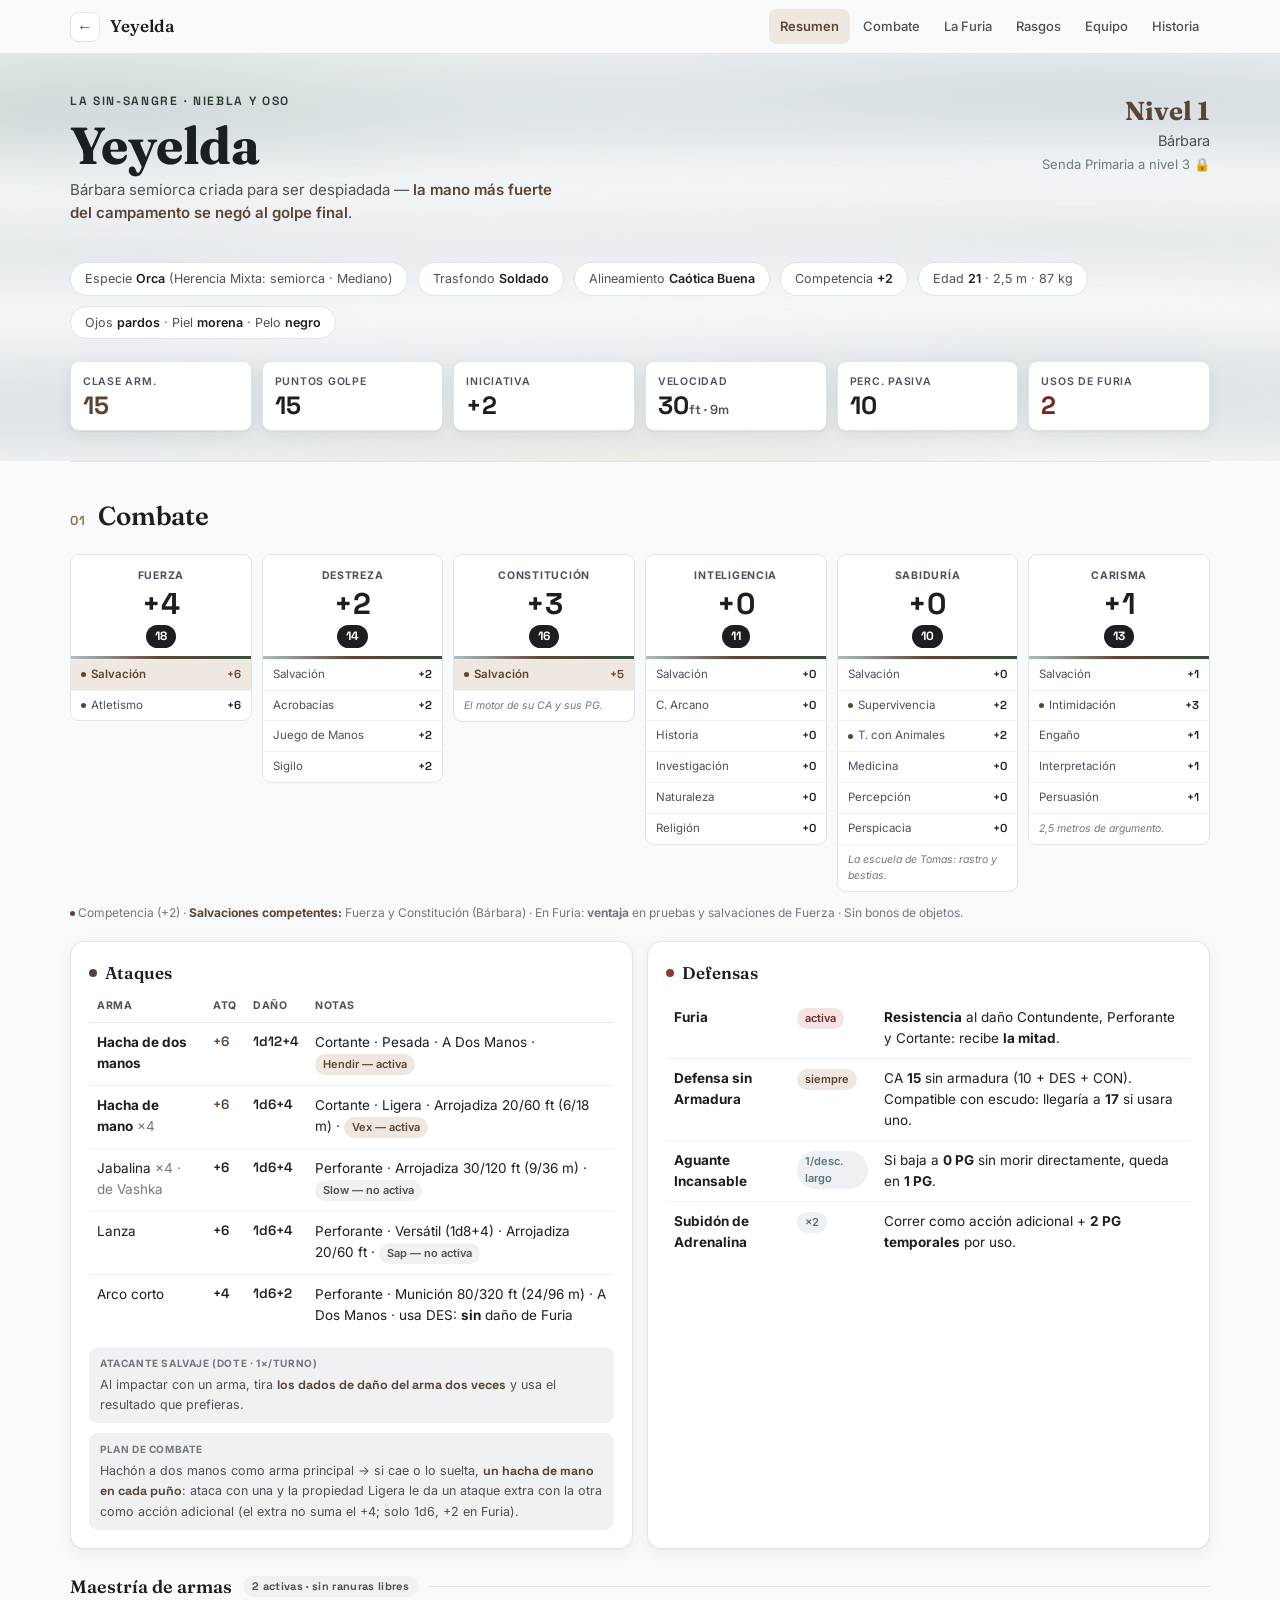
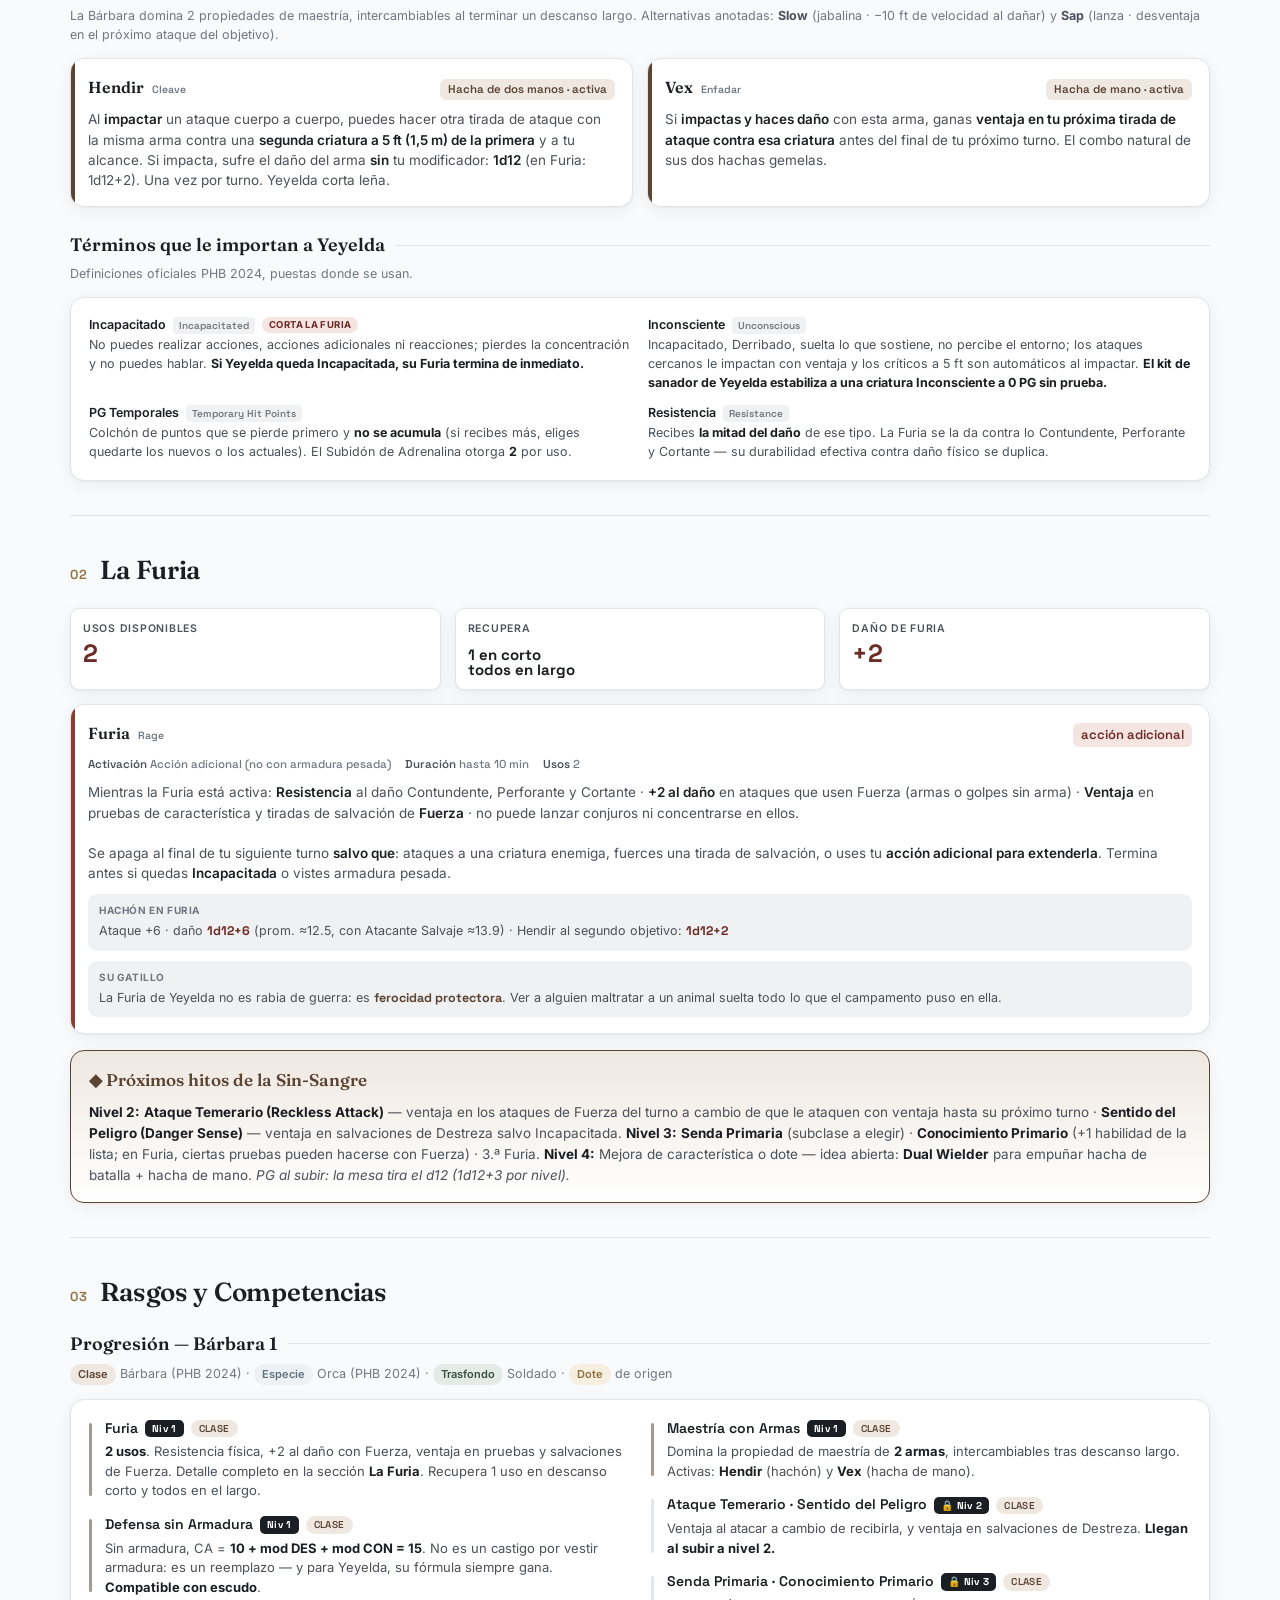
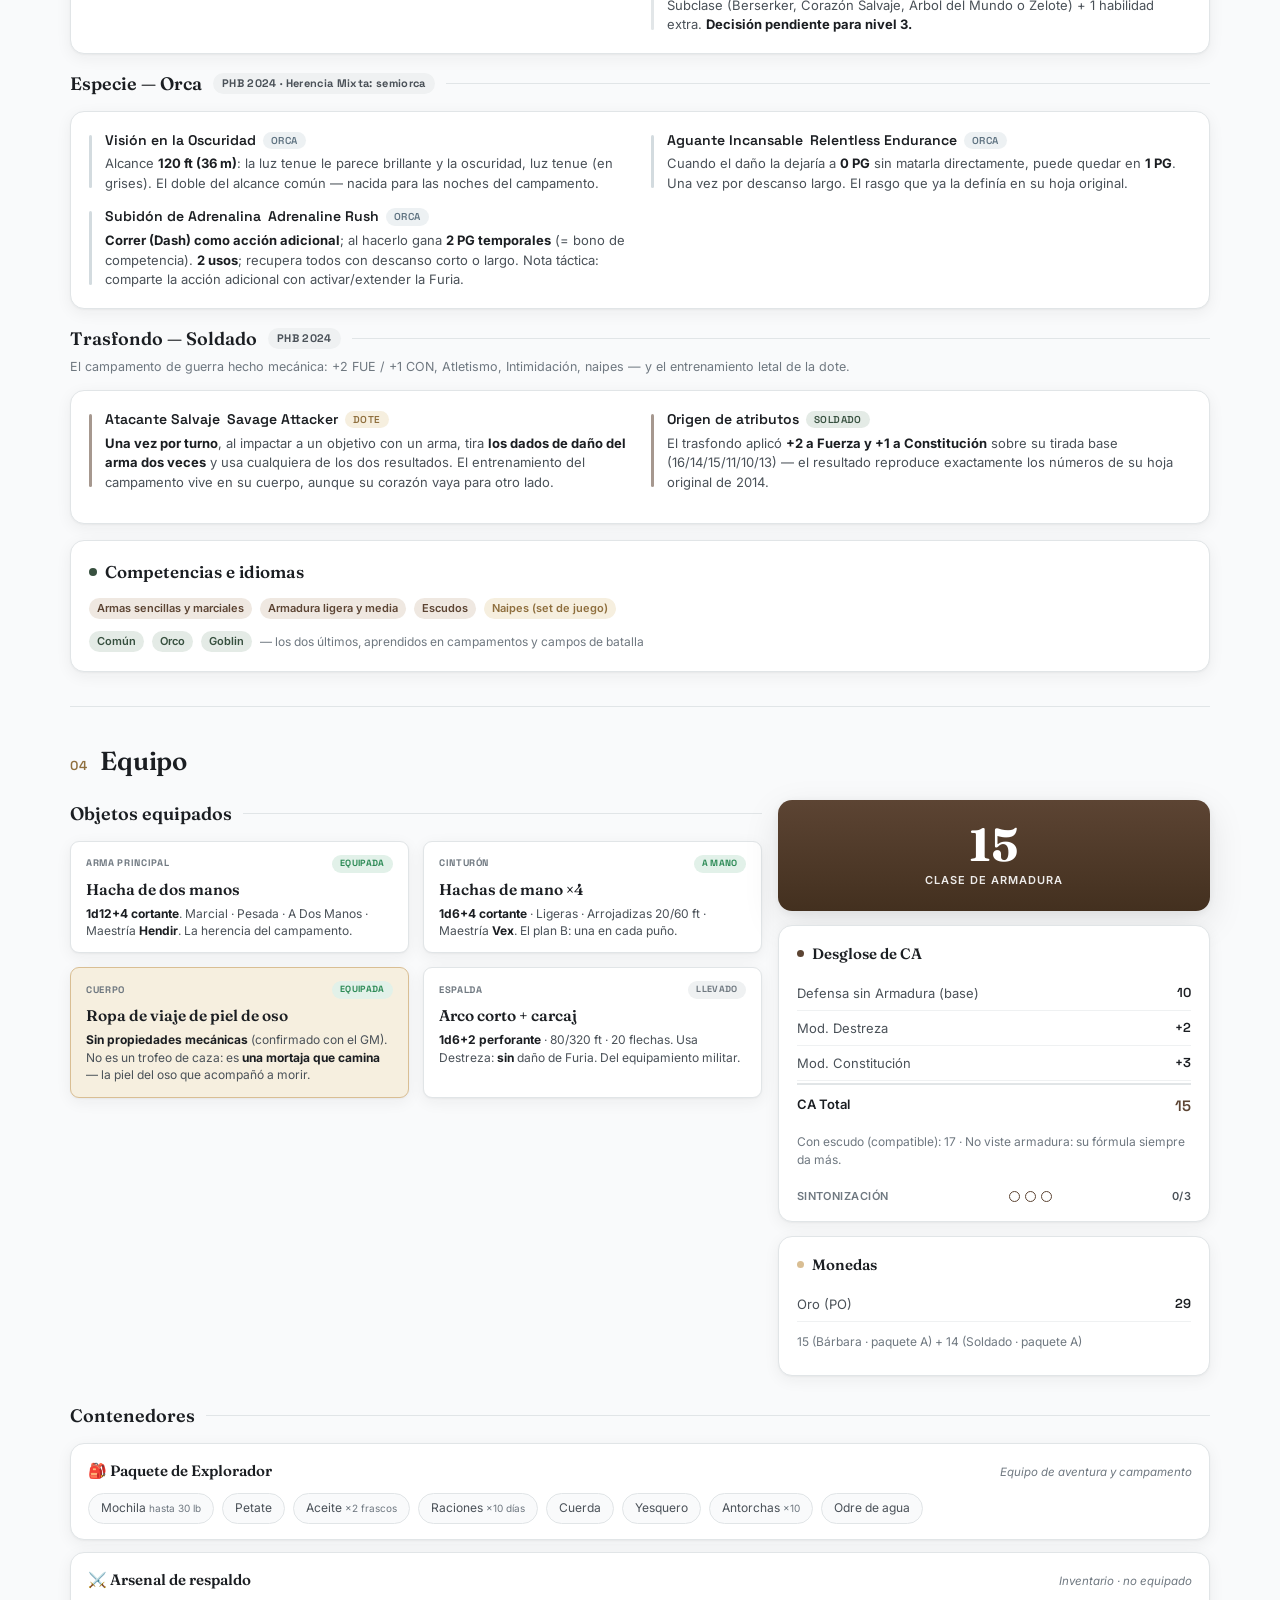
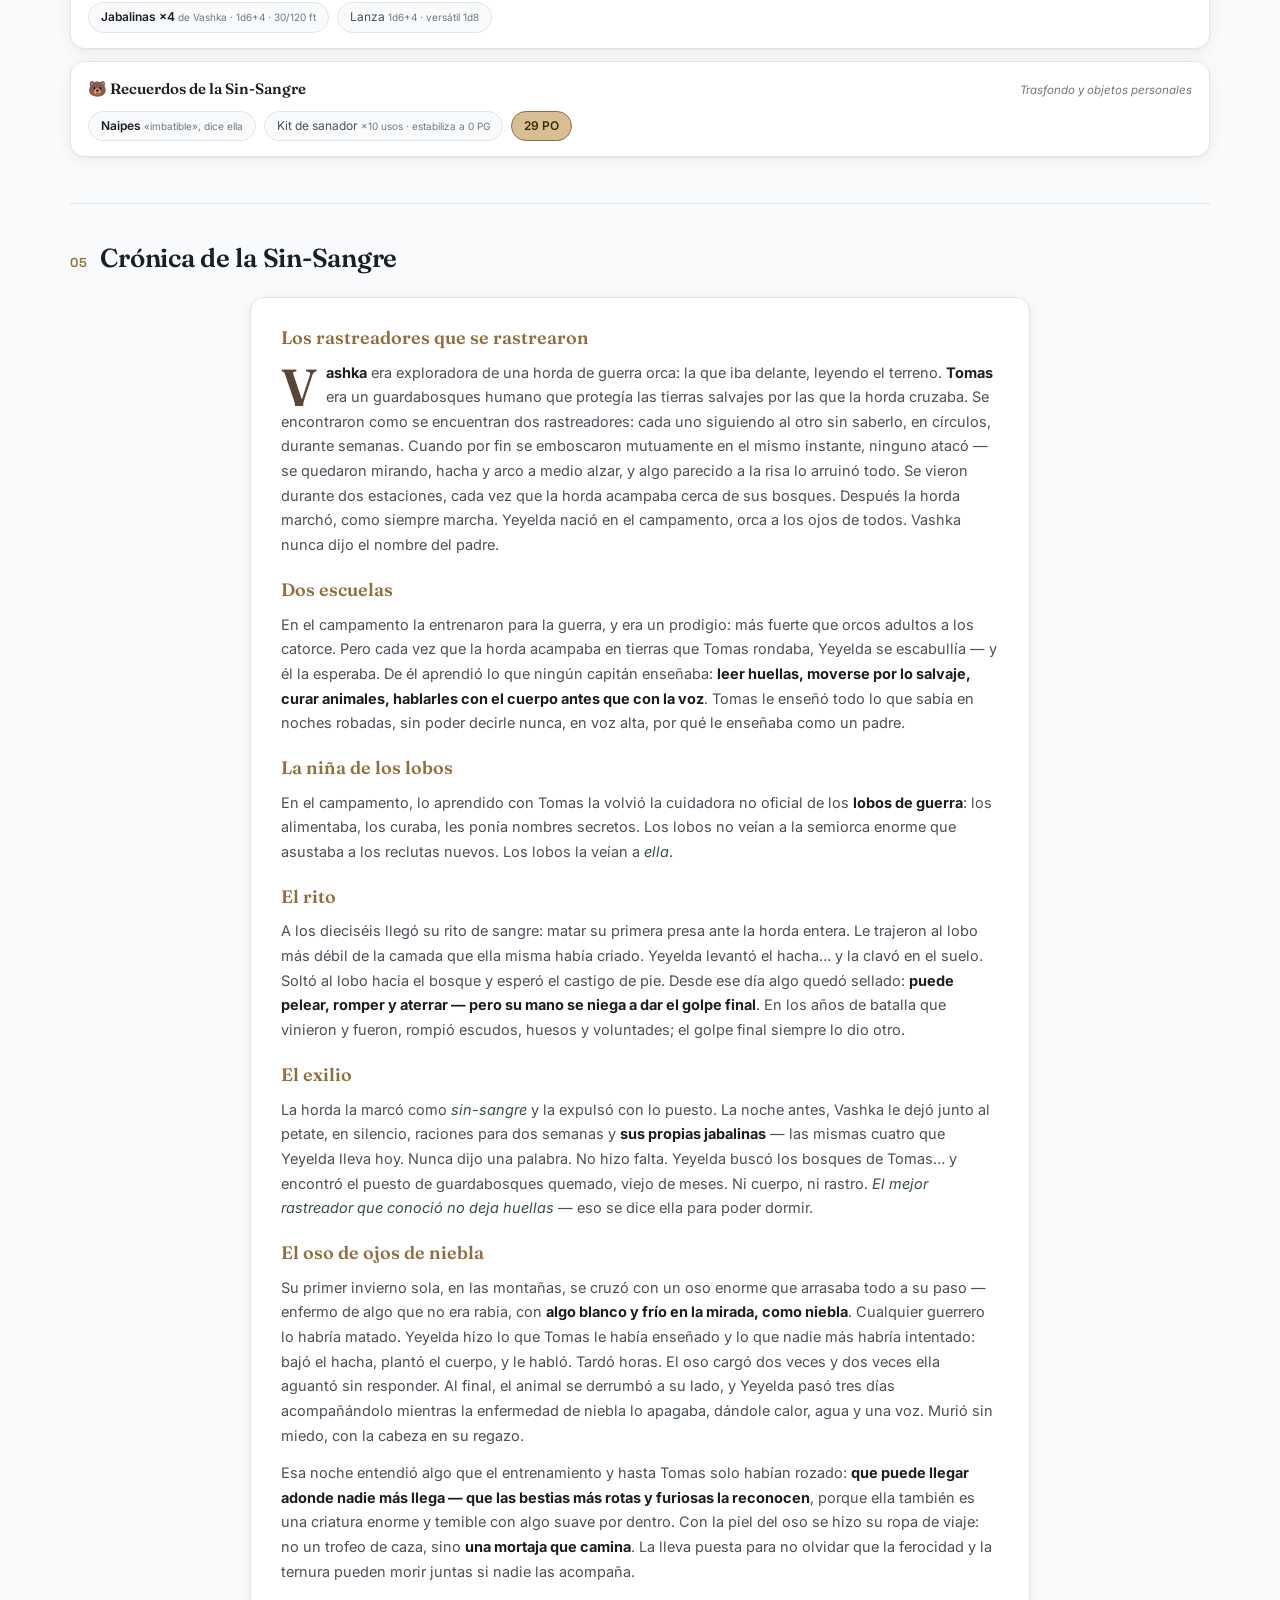
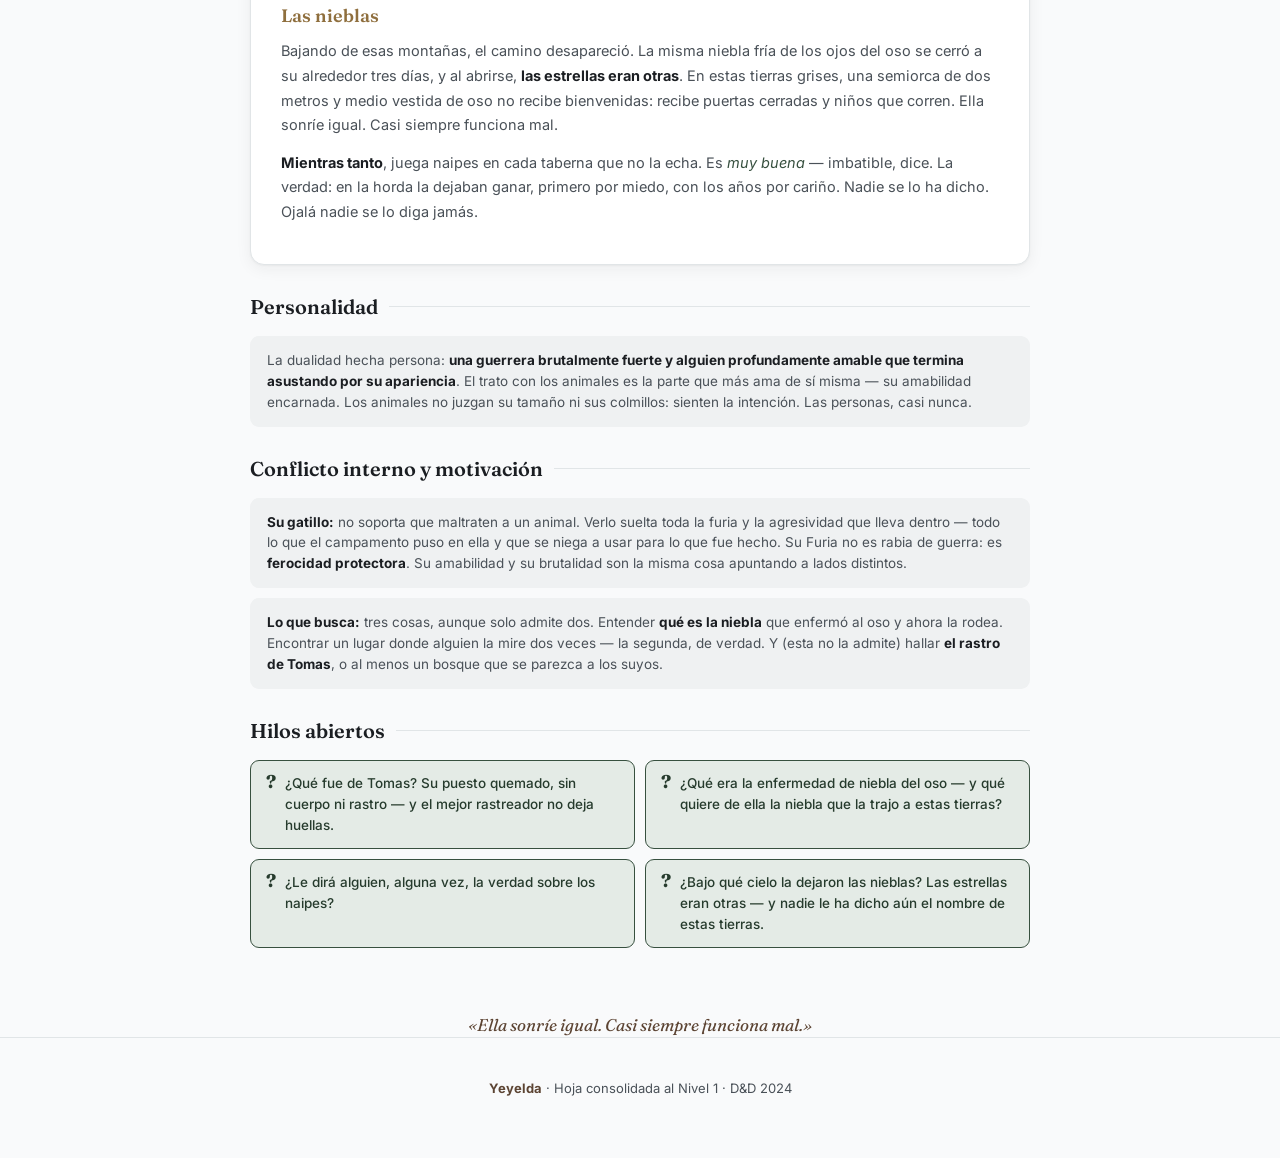
<file: lucho/yeyelda.html>
<!DOCTYPE html>
<html lang="es">
<head>
<meta charset="UTF-8">
<meta name="viewport" content="width=device-width, initial-scale=1.0">
<title>Yeyelda — Hoja de Personaje</title>
<link rel="preconnect" href="https://fonts.googleapis.com">
<link rel="preconnect" href="https://fonts.gstatic.com" crossorigin>
<link href="https://fonts.googleapis.com/css2?family=Fraunces:ital,opsz,wght@0,9..144,400;0,9..144,600;0,9..144,700;1,9..144,500&family=Inter:wght@400;500;600;700&family=Space+Grotesk:wght@500;600;700&display=swap" rel="stylesheet">
<style>
  :root{
    --paper:#F9FAFB; --ink:#1B1E22; --ink-2:#4A5158; --ink-3:#6F7880;
    --oso:#5C4433; --oso-d:#43301F; --oso-soft:#EFE8E1;
    --fogata:#D9BE93; --fogata-d:#8F6F3E; --fogata-soft:#F6EFDF;
    --furia:#8E3B34; --furia-d:#6E2A24; --furia-soft:#F4E5E2;
    --pino:#37503F; --pino-d:#263B2D; --pino-soft:#E4EBE6;
    --niebla:#AEBDC4; --niebla-soft:#EDF1F3; --niebla-d:#5E7280;
    --mist:#EFF1F2; --line:#E1E5E7; --line-2:#CBD2D5;
    --good:#2E8B57; --good-soft:#E2F1E9;
    --shadow:0 1px 2px rgba(27,30,34,.04),0 4px 16px rgba(27,30,34,.06);
    --shadow-lg:0 2px 8px rgba(27,30,34,.06),0 12px 36px rgba(27,30,34,.10);
    --r:14px; --r-sm:9px;
    --nav-h:54px;
    --coin-ink:#3A2C05;
  }
  *{box-sizing:border-box;margin:0;padding:0}
  html{scroll-behavior:smooth;scroll-padding-top:calc(var(--nav-h) + 14px)}
  body{font-family:'Inter',system-ui,sans-serif;background:var(--paper);color:var(--ink);
    line-height:1.55;font-size:15px;-webkit-font-smoothing:antialiased}
  .wrap{max-width:1180px;margin:0 auto;padding:0 20px}

  /* NAV */
  .nav{position:sticky;top:0;z-index:50;height:var(--nav-h);
    background:rgba(249,250,251,.82);backdrop-filter:blur(12px);border-bottom:1px solid var(--line)}
  .nav .wrap{display:flex;align-items:center;gap:18px;height:100%}
  .brand{display:flex;align-items:center;gap:10px;font-family:'Fraunces',serif;
    font-weight:600;font-size:17px;color:var(--ink);text-decoration:none;white-space:nowrap}
  .brand .back{display:inline-flex;align-items:center;justify-content:center;width:30px;height:30px;
    border-radius:8px;border:1px solid var(--line);color:var(--oso);background:#fff;transition:.18s;font-size:16px}
  .brand .back:hover{background:var(--oso);color:#fff;border-color:var(--oso)}
  .navlinks{display:flex;gap:2px;margin-left:auto;overflow-x:auto;scrollbar-width:none}
  .navlinks::-webkit-scrollbar{display:none}
  .navlinks a{font-size:13px;font-weight:500;color:var(--ink-2);text-decoration:none;
    padding:7px 11px;border-radius:8px;white-space:nowrap;transition:.15s}
  .navlinks a:hover{background:var(--mist);color:var(--ink)}
  .navlinks a.active{background:var(--oso-soft);color:var(--oso);font-weight:600}

  /* HERO */
  .hero{position:relative;padding:38px 0 30px;overflow:hidden}
  .hero::before{content:"";position:absolute;inset:0;z-index:0;
    background:radial-gradient(120% 80% at 80% -10%,var(--niebla-soft) 0%,transparent 55%),
      radial-gradient(90% 70% at 6% 0%,var(--pino-soft) 0%,transparent 52%),
      radial-gradient(60% 50% at 50% 110%,var(--fogata-soft) 0%,transparent 60%);opacity:.9}
  /* Firma: la niebla que deriva — capas lentas de bruma cruzando el hero */
  .mists{position:absolute;inset:0;z-index:0;overflow:hidden;pointer-events:none}
  .fog{position:absolute;left:-45%;width:190%;height:130px;filter:blur(22px);opacity:.5;
    background:radial-gradient(60% 100% at 28% 55%,var(--niebla) 0%,transparent 70%),
      radial-gradient(42% 85% at 68% 40%,var(--niebla) 0%,transparent 74%),
      radial-gradient(30% 70% at 90% 60%,var(--niebla) 0%,transparent 78%);
    animation:derivar 52s linear infinite alternate}
  .fog.f2{top:34%;height:110px;opacity:.32;animation-duration:74s;animation-direction:alternate-reverse}
  .fog.f3{bottom:-14px;height:150px;opacity:.44;animation-duration:40s}
  .fog.f1{top:-10px}
  @keyframes derivar{
    from{transform:translateX(-5%)}
    to{transform:translateX(5%)}
  }
  @media(prefers-reduced-motion:reduce){.fog{animation:none}}
  .hero .wrap{position:relative;z-index:1}
  .eyebrow{font-family:'Space Grotesk',monospace;font-size:12px;font-weight:600;
    letter-spacing:.14em;text-transform:uppercase;color:var(--pino-d);margin-bottom:8px}
  .hero h1{font-family:'Fraunces',serif;font-weight:700;font-size:clamp(34px,6vw,52px);
    line-height:1.02;letter-spacing:-.01em;color:var(--ink);margin-bottom:6px}
  .hero .sub{font-size:15px;color:var(--ink-2);max-width:56ch;margin-bottom:20px}
  .hero .sub b{color:var(--oso);font-weight:600}

  .hero-head{display:flex;justify-content:space-between;align-items:flex-start;gap:24px;flex-wrap:wrap}
  .hero-head .hh-left{flex:1;min-width:280px}
  .hero-head .hh-right{text-align:right;flex-shrink:0;padding-top:6px}
  .hh-right .lvl-n{font-family:'Fraunces',serif;font-weight:700;font-size:26px;line-height:1;color:var(--oso)}
  .hh-right .cls-main{font-size:14.5px;color:var(--ink-2);margin-top:6px}
  .hh-right .cls-sub{font-size:13px;color:var(--ink-3);margin-top:2px}

  .meta-chips{display:flex;gap:10px;flex-wrap:wrap;margin:18px 0 22px}
  .chip{font-size:12.5px;color:var(--ink-2);background:#fff;border:1px solid var(--line);
    border-radius:20px;padding:6px 14px}
  .chip b{color:var(--ink);font-weight:600}

  .tiles{display:grid;grid-template-columns:repeat(6,1fr);gap:10px}
  .tile{background:#fff;border:1px solid var(--line);border-radius:var(--r-sm);
    padding:12px;box-shadow:var(--shadow);position:relative}
  .tile .lbl{font-size:10.5px;font-weight:600;letter-spacing:.07em;text-transform:uppercase;
    color:var(--ink-2);margin-bottom:3px}
  .tile .val{font-family:'Space Grotesk',monospace;font-weight:700;font-size:25px;line-height:1;color:var(--ink)}
  .tile .val small{font-size:13px;font-weight:600;color:var(--ink-2)}
  .tile.accent .val{color:var(--oso)} .tile.gold .val{color:var(--fogata-d)} .tile.ruby .val{color:var(--furia-d)}

  /* SECTIONS */
  section{padding:34px 0;border-top:1px solid var(--line)}
  .sec-head{display:flex;align-items:baseline;gap:13px;margin-bottom:18px}
  .sec-head .n{font-family:'Space Grotesk',monospace;font-size:13px;font-weight:600;color:var(--fogata-d);letter-spacing:.05em}
  .sec-head h2{font-family:'Fraunces',serif;font-weight:600;font-size:26px;letter-spacing:-.01em;color:var(--ink)}

  .grid{display:grid;gap:14px}
  .g2{grid-template-columns:repeat(2,1fr)} .g3{grid-template-columns:repeat(3,1fr)}

  .card{background:#fff;border:1px solid var(--line);border-radius:var(--r);padding:18px;box-shadow:var(--shadow)}
  .card h3{font-family:'Fraunces',serif;font-weight:600;font-size:17px;margin-bottom:12px;display:flex;align-items:center;gap:8px}
  .card h3 .dot{width:8px;height:8px;border-radius:50%;background:var(--oso);flex-shrink:0}

  /* Definiciones */
  .defs{display:grid;grid-template-columns:repeat(2,1fr);gap:11px 16px}
  .def{font-size:12.5px;line-height:1.5}
  .def dt{font-weight:600;color:var(--ink);margin-bottom:2px;display:flex;align-items:center;gap:7px;flex-wrap:wrap}
  .def dt .en{font-family:'Space Grotesk',monospace;font-size:10px;font-weight:600;color:var(--ink-3);
    background:var(--mist);padding:1px 6px;border-radius:4px}
  .def dt .tag{font-size:9.5px;font-weight:700;letter-spacing:.04em;text-transform:uppercase;
    background:var(--furia-soft);color:var(--furia-d);padding:1px 7px;border-radius:20px}
  .def dd{color:var(--ink-2);margin:0}
  .def dd b{color:var(--ink)}
  @media(max-width:680px){.defs{grid-template-columns:1fr}}

  /* ABILITY BLOCKS */
  .abils{display:grid;grid-template-columns:repeat(6,1fr);gap:10px;align-items:start}
  .abil{background:#fff;border:1px solid var(--line);border-radius:var(--r-sm);
    overflow:hidden;display:flex;flex-direction:column}
  .abil .ab-top{padding:13px 10px 11px;text-align:center;position:relative}
  .abil .ab-top::after{content:"";position:absolute;left:0;right:0;bottom:0;height:3px;
    background:linear-gradient(90deg,var(--niebla),var(--oso),var(--pino))}
  .abil .name{font-size:10.5px;font-weight:700;letter-spacing:.07em;text-transform:uppercase;color:var(--ink-2)}
  .abil .mod{font-family:'Space Grotesk',monospace;font-weight:700;font-size:30px;line-height:1.05;color:var(--ink);margin:3px 0 4px}
  .abil .score{display:inline-block;font-family:'Space Grotesk',monospace;font-size:12px;font-weight:700;
    color:#fff;background:var(--ink);padding:2px 9px;border-radius:20px}
  .abil .ab-list{display:flex;flex-direction:column}
  .abil .ab-row{display:flex;justify-content:space-between;align-items:center;gap:6px;
    padding:6px 10px;font-size:11.5px;border-top:1px solid var(--mist)}
  .abil .ab-row .rn{color:var(--ink-2);display:flex;align-items:center;gap:5px}
  .abil .ab-row .rv{font-family:'Space Grotesk',monospace;font-weight:600;color:var(--ink);flex-shrink:0}
  .abil .ab-row.sv{background:var(--oso-soft)}
  .abil .ab-row.sv .rn{color:var(--oso);font-weight:600} .abil .ab-row.sv .rv{color:var(--oso)}
  .abil .ab-row .pc{width:5px;height:5px;border-radius:50%;background:var(--oso);flex-shrink:0}
  .abil .ab-note{padding:7px 10px;font-size:10.5px;color:var(--ink-3);border-top:1px solid var(--mist);font-style:italic}

  table{width:100%;border-collapse:collapse;font-size:13.5px}
  th{text-align:left;font-size:10.5px;font-weight:700;letter-spacing:.06em;text-transform:uppercase;
    color:var(--ink-2);padding:0 8px 8px;border-bottom:1px solid var(--line)}
  td{padding:9px 8px;border-bottom:1px solid var(--mist);vertical-align:top}
  tr:last-child td{border-bottom:none}
  .mono{font-family:'Space Grotesk',monospace;font-weight:600}
  .pill{display:inline-block;font-size:11px;font-weight:600;padding:2px 8px;border-radius:20px;background:var(--mist);color:var(--ink-2);margin:1px 0}
  .pill.gold{background:var(--fogata-soft);color:var(--fogata-d)} .pill.ruby{background:var(--furia-soft);color:var(--furia-d)}
  .pill.oso{background:var(--oso-soft);color:var(--oso)} .pill.good{background:var(--good-soft);color:var(--good)}
  .pill.steel{background:var(--niebla-soft);color:var(--niebla-d)} .pill.pino{background:var(--pino-soft);color:var(--pino)}

  /* FEATURE CARDS */
  .fcard{background:#fff;border:1px solid var(--line);border-radius:var(--r);padding:16px 17px;box-shadow:var(--shadow);
    position:relative;overflow:hidden}
  .fcard::before{content:"";position:absolute;left:0;top:0;bottom:0;width:4px;background:var(--fogata)}
  .fcard.buff::before{background:var(--oso)} .fcard.dmg::before{background:var(--furia)}
  .fcard.util::before{background:var(--fogata)} .fcard.heal::before{background:var(--good)}
  .fcard.steel::before{background:var(--niebla)} .fcard.pino::before{background:var(--pino)}
  .fcard .ftop{display:flex;align-items:baseline;gap:8px;flex-wrap:wrap;margin-bottom:9px}
  .fcard .fname{font-family:'Fraunces',serif;font-weight:600;font-size:16px}
  .fcard .fen{font-family:'Space Grotesk',monospace;font-size:10.5px;font-weight:600;color:var(--ink-3)}
  .fcard .fmeta{font-family:'Space Grotesk',monospace;font-size:11.5px;font-weight:600;color:var(--fogata-d);
    margin-left:auto;background:var(--fogata-soft);padding:2px 8px;border-radius:6px;white-space:nowrap}
  .fcard .fmeta.big{font-size:13px}
  .fcard .fmeta.oso{background:var(--oso-soft);color:var(--oso)}
  .fcard .fmeta.rub{background:var(--furia-soft);color:var(--furia-d)}
  .fcard .fmeta.stl{background:var(--niebla-soft);color:var(--niebla-d)}
  .frow{display:flex;gap:14px;flex-wrap:wrap;font-size:11.5px;color:var(--ink-3);margin-bottom:9px;
    font-family:'Space Grotesk',monospace;font-weight:500}
  .frow span b{color:var(--ink-2);font-weight:600}
  .fcard .fdesc{font-size:13.5px;color:var(--ink-2);line-height:1.5}
  .fcard .fdesc b{color:var(--ink);font-weight:600}
  .fcalc{margin-top:10px;padding:9px 11px;background:var(--mist);border-radius:var(--r-sm);
    font-size:12.5px;color:var(--ink-2)}
  .fcalc .lab{font-size:10px;font-weight:700;letter-spacing:.06em;text-transform:uppercase;color:var(--ink-3);display:block;margin-bottom:3px}
  .fcalc b{font-family:'Space Grotesk',monospace;color:var(--oso);font-weight:700}
  .fcalc.dmg b{color:var(--furia-d)}

  .callout{background:linear-gradient(180deg,var(--oso-soft),#fff);border:1px solid var(--oso);
    border-radius:var(--r);padding:16px 18px;box-shadow:var(--shadow)}
  .callout h3{font-family:'Fraunces',serif;font-weight:600;font-size:17px;color:var(--oso);margin-bottom:8px}
  .callout p, .callout li{font-size:13.5px;color:var(--ink-2)} .callout b{color:var(--ink)}

  /* Grupos con contador */
  .grp-head{margin:8px 0 13px}
  .grp-head .gh-row{display:flex;align-items:center;gap:11px}
  .grp-head .gt{font-family:'Fraunces',serif;font-weight:600;font-size:18px;color:var(--ink)}
  .grp-head .gc{font-family:'Space Grotesk',monospace;font-size:11px;font-weight:700;
    background:var(--mist);color:var(--ink-2);padding:2px 9px;border-radius:20px;letter-spacing:.03em}
  .grp-head .gc.oso{background:var(--oso-soft);color:var(--oso)}
  .grp-head .gc.rub{background:var(--furia-soft);color:var(--furia-d)}
  .grp-head .gline{flex:1;height:1px;background:var(--line)}
  .grp-head .gh-note{font-size:12.5px;color:var(--ink-3);margin-top:5px}
  .grp-head .gh-note b{color:var(--ink-2)}

  /* Rasgos */
  .ft{position:relative;padding-left:16px;break-inside:avoid;margin-bottom:13px}
  .ft::before{content:"";position:absolute;left:0;top:5px;bottom:5px;width:3px;
    border-radius:3px;background:var(--oso);opacity:.55}
  .ft.race::before{background:var(--niebla)}
  .ft.lock::before{background:var(--line-2)}
  .ft h4{font-family:'Space Grotesk',sans-serif;font-size:14px;font-weight:600;
    display:flex;align-items:center;gap:7px;flex-wrap:wrap;color:var(--ink)}
  .ft h4 .lv{font-size:10px;font-weight:700;background:var(--ink);color:#fff;
    padding:1px 7px;border-radius:5px;letter-spacing:.03em;font-family:'Space Grotesk',monospace}
  .ft h4 .or{font-size:10px;font-weight:600;padding:1px 8px;border-radius:20px;
    text-transform:uppercase;letter-spacing:.04em}
  .ft h4 .or.cls{background:var(--oso-soft);color:var(--oso)}
  .ft h4 .or.race{background:var(--niebla-soft);color:var(--niebla-d)}
  .ft h4 .or.feat{background:var(--fogata-soft);color:var(--fogata-d)}
  .ft h4 .or.bg{background:var(--pino-soft);color:var(--pino)}
  .ft p{font-size:13px;color:var(--ink-2);margin-top:3px;line-height:1.5}
  .ft p b{color:var(--ink)}
  .feats-flow{column-gap:22px}
  @media(min-width:760px){.feats-flow{column-count:2}}

  /* EQUIPO */
  .eq-card{background:#fff;border:1px solid var(--line);border-radius:var(--r-sm);padding:13px 15px;box-shadow:var(--shadow)}
  .eq-card .eq-head{display:flex;justify-content:space-between;align-items:center;margin-bottom:5px}
  .eq-card .eq-slot{font-family:'Space Grotesk',monospace;font-size:9.5px;font-weight:700;
    letter-spacing:.07em;text-transform:uppercase;color:var(--ink-3)}
  .eq-card .eq-badge{font-family:'Space Grotesk',monospace;font-size:9px;font-weight:700;letter-spacing:.04em;
    text-transform:uppercase;padding:2px 8px;border-radius:20px;background:var(--good-soft);color:var(--good)}
  .eq-card .eq-badge.no{background:var(--mist);color:var(--ink-3)}
  .eq-card .eq-name{font-family:'Fraunces',serif;font-weight:600;font-size:15.5px;color:var(--ink);margin-bottom:3px}
  .eq-card .eq-desc{font-size:12px;color:var(--ink-2);line-height:1.45}
  .eq-card .eq-desc b{color:var(--ink)}
  .eq-card.special{background:var(--fogata-soft);border-color:var(--fogata)}

  .ca-big{background:linear-gradient(180deg,var(--oso),var(--oso-d));color:#fff;border-radius:var(--r);
    padding:22px;text-align:center;box-shadow:var(--shadow-lg)}
  .ca-big .ca-n{font-family:'Fraunces',serif;font-weight:700;font-size:46px;line-height:1}
  .ca-big .ca-l{font-size:11px;font-weight:600;letter-spacing:.09em;text-transform:uppercase;margin-top:4px;opacity:.9}
  .ca-panel{background:#fff;border:1px solid var(--line);border-radius:var(--r);padding:16px 18px;box-shadow:var(--shadow);margin-top:14px}
  .ca-panel h3{font-family:'Fraunces',serif;font-weight:600;font-size:15px;margin-bottom:11px;display:flex;align-items:center;gap:8px}
  .ca-panel h3 .dot{width:7px;height:7px;border-radius:50%;background:var(--oso);flex-shrink:0}
  .ca-row{display:flex;justify-content:space-between;padding:7px 0;border-bottom:1px solid var(--mist);font-size:13px;color:var(--ink-2)}
  .ca-row .v{font-family:'Space Grotesk',monospace;font-weight:600;color:var(--ink)}
  .ca-row.total{border-bottom:none;border-top:2px solid var(--line);margin-top:2px;padding-top:9px;font-weight:600;color:var(--ink)}
  .ca-row.total .v{color:var(--oso);font-size:15px}
  .att-row{display:flex;justify-content:space-between;align-items:center;margin-top:11px;font-size:11px;
    font-weight:600;letter-spacing:.04em;text-transform:uppercase;color:var(--ink-3)}
  .att-dots{display:flex;gap:5px}
  .att-dots .ad{width:11px;height:11px;border-radius:50%;border:1.5px solid var(--oso)}

  .cont{background:#fff;border:1px solid var(--line);border-radius:var(--r);padding:15px 17px;box-shadow:var(--shadow);margin-bottom:12px}
  .cont .cont-head{display:flex;justify-content:space-between;align-items:baseline;margin-bottom:11px;gap:10px;flex-wrap:wrap}
  .cont .cont-name{font-family:'Fraunces',serif;font-weight:600;font-size:15px;color:var(--ink);display:flex;align-items:center;gap:8px}
  .cont .cont-tag{font-size:11.5px;color:var(--ink-3);font-style:italic}
  .cont .chips{display:flex;gap:8px;flex-wrap:wrap}
  .cont .ic{font-size:12px;color:var(--ink-2);background:var(--paper);border:1px solid var(--line);border-radius:20px;padding:5px 12px}
  .cont .ic b{color:var(--ink);font-weight:600}
  .cont .ic small{color:var(--ink-3)}
  .cont .ic.coin{background:var(--fogata);color:var(--coin-ink);border-color:var(--fogata-d);font-weight:600}

  /* Historia */
  .lore{max-width:780px;margin:0 auto}
  .lore .chronicle{background:#fff;border:1px solid var(--line);border-radius:var(--r);
    padding:26px 30px;box-shadow:var(--shadow);margin-bottom:18px}
  .lore .chronicle h3{font-family:'Fraunces',serif;font-weight:600;font-size:18px;color:var(--fogata-d);
    margin:18px 0 9px}
  .lore .chronicle h3:first-child{margin-top:0}
  .lore .chronicle p{font-size:14.5px;color:var(--ink-2);margin-bottom:13px;line-height:1.7}
  .lore .chronicle p b{color:var(--ink)} .lore .chronicle p i{color:var(--pino)}
  .lore .chronicle p:first-of-type::first-letter{font-family:'Fraunces',serif;font-size:52px;
    font-weight:600;float:left;line-height:.8;margin:6px 9px 0 0;color:var(--oso)}
  .lore-sub{font-family:'Fraunces',serif;font-weight:600;font-size:20px;color:var(--ink);
    margin:26px 0 14px;display:flex;align-items:center;gap:11px}
  .lore-sub::after{content:"";flex:1;height:1px;background:var(--line)}
  .motiv{background:var(--mist);border-radius:var(--r-sm);padding:14px 17px;margin-bottom:10px}
  .motiv p{font-size:13.5px;color:var(--ink-2);margin:0}
  .motiv b{color:var(--ink)}
  .mysteries{display:grid;grid-template-columns:repeat(2,1fr);gap:10px}
  .mystery{background:var(--pino-soft);border:1px solid var(--pino);border-radius:var(--r-sm);
    padding:12px 15px;font-size:13.5px;color:var(--pino-d);font-weight:500;display:flex;gap:9px;align-items:flex-start}
  .mystery .qm{font-family:'Fraunces',serif;font-weight:700;font-size:18px;line-height:1;flex-shrink:0}
  @media(max-width:680px){.mysteries{grid-template-columns:1fr}}

  .footer{padding:40px 0 60px;text-align:center;color:var(--ink-2);font-size:13px;border-top:1px solid var(--line)}
  .footer b{color:var(--oso)}

  @media(max-width:820px){.tiles{grid-template-columns:repeat(3,1fr)} .abils{grid-template-columns:repeat(3,1fr)}
    .g3{grid-template-columns:repeat(2,1fr)}}
  @media(max-width:560px){.tiles{grid-template-columns:repeat(2,1fr)} .abils{grid-template-columns:repeat(2,1fr)}
    .g2,.g3{grid-template-columns:1fr}}
</style>
</head>
<body>

<nav class="nav"><div class="wrap">
  <a class="brand" href="../index.html"><span class="back">←</span> Yeyelda</a>
  <div class="navlinks">
    <a href="#resumen" class="active">Resumen</a>
    <a href="#combate">Combate</a>
    <a href="#furia">La Furia</a>
    <a href="#rasgos">Rasgos</a>
    <a href="#equipo">Equipo</a>
    <a href="#historia">Historia</a>
  </div>
</div></nav>

<header class="hero" id="resumen">
  <div class="mists">
    <div class="fog f1"></div>
    <div class="fog f2"></div>
    <div class="fog f3"></div>
  </div>
  <div class="wrap">
    <div class="hero-head">
      <div class="hh-left">
        <div class="eyebrow">La Sin-Sangre · Niebla y Oso</div>
        <h1>Yeyelda</h1>
        <p class="sub">Bárbara semiorca criada para ser despiadada — <b>la mano más fuerte del campamento se negó al golpe final</b>.</p>
      </div>
      <div class="hh-right">
        <div class="lvl-n">Nivel 1</div>
        <div class="cls-main">Bárbara</div>
        <div class="cls-sub">Senda Primaria a nivel 3 🔒</div>
      </div>
    </div>
    <div class="meta-chips">
      <span class="chip">Especie <b>Orca</b> (Herencia Mixta: semiorca · Mediano)</span>
      <span class="chip">Trasfondo <b>Soldado</b></span>
      <span class="chip">Alineamiento <b>Caótica Buena</b></span>
      <span class="chip">Competencia <b>+2</b></span>
      <span class="chip">Edad <b>21</b> · 2,5 m · 87 kg</span>
      <span class="chip">Ojos <b>pardos</b> · Piel <b>morena</b> · Pelo <b>negro</b></span>
    </div>
    <div class="tiles">
      <div class="tile accent"><div class="lbl">Clase Arm.</div><div class="val">15</div></div>
      <div class="tile"><div class="lbl">Puntos Golpe</div><div class="val">15</div></div>
      <div class="tile"><div class="lbl">Iniciativa</div><div class="val">+2</div></div>
      <div class="tile"><div class="lbl">Velocidad</div><div class="val">30<small>ft · 9m</small></div></div>
      <div class="tile"><div class="lbl">Perc. Pasiva</div><div class="val">10</div></div>
      <div class="tile ruby"><div class="lbl">Usos de Furia</div><div class="val">2</div></div>
    </div>
  </div>
</header>

<div class="wrap">

<!-- COMBATE -->
<section id="combate">
  <div class="sec-head"><span class="n">01</span><h2>Combate</h2></div>

  <div class="abils" style="margin-bottom:16px">
    <div class="abil">
      <div class="ab-top"><div class="name">Fuerza</div><div class="mod">+4</div><span class="score">18</span></div>
      <div class="ab-list">
        <div class="ab-row sv"><span class="rn"><span class="pc"></span>Salvación</span><span class="rv">+6</span></div>
        <div class="ab-row"><span class="rn"><span class="pc"></span>Atletismo</span><span class="rv">+6</span></div>
      </div>
    </div>
    <div class="abil">
      <div class="ab-top"><div class="name">Destreza</div><div class="mod">+2</div><span class="score">14</span></div>
      <div class="ab-list">
        <div class="ab-row"><span class="rn">Salvación</span><span class="rv">+2</span></div>
        <div class="ab-row"><span class="rn">Acrobacias</span><span class="rv">+2</span></div>
        <div class="ab-row"><span class="rn">Juego de Manos</span><span class="rv">+2</span></div>
        <div class="ab-row"><span class="rn">Sigilo</span><span class="rv">+2</span></div>
      </div>
    </div>
    <div class="abil">
      <div class="ab-top"><div class="name">Constitución</div><div class="mod">+3</div><span class="score">16</span></div>
      <div class="ab-list">
        <div class="ab-row sv"><span class="rn"><span class="pc"></span>Salvación</span><span class="rv">+5</span></div>
      </div>
      <div class="ab-note">El motor de su CA y sus PG.</div>
    </div>
    <div class="abil">
      <div class="ab-top"><div class="name">Inteligencia</div><div class="mod">+0</div><span class="score">11</span></div>
      <div class="ab-list">
        <div class="ab-row"><span class="rn">Salvación</span><span class="rv">+0</span></div>
        <div class="ab-row"><span class="rn">C. Arcano</span><span class="rv">+0</span></div>
        <div class="ab-row"><span class="rn">Historia</span><span class="rv">+0</span></div>
        <div class="ab-row"><span class="rn">Investigación</span><span class="rv">+0</span></div>
        <div class="ab-row"><span class="rn">Naturaleza</span><span class="rv">+0</span></div>
        <div class="ab-row"><span class="rn">Religión</span><span class="rv">+0</span></div>
      </div>
    </div>
    <div class="abil">
      <div class="ab-top"><div class="name">Sabiduría</div><div class="mod">+0</div><span class="score">10</span></div>
      <div class="ab-list">
        <div class="ab-row"><span class="rn">Salvación</span><span class="rv">+0</span></div>
        <div class="ab-row"><span class="rn"><span class="pc"></span>Supervivencia</span><span class="rv">+2</span></div>
        <div class="ab-row"><span class="rn"><span class="pc"></span>T. con Animales</span><span class="rv">+2</span></div>
        <div class="ab-row"><span class="rn">Medicina</span><span class="rv">+0</span></div>
        <div class="ab-row"><span class="rn">Percepción</span><span class="rv">+0</span></div>
        <div class="ab-row"><span class="rn">Perspicacia</span><span class="rv">+0</span></div>
      </div>
      <div class="ab-note">La escuela de Tomas: rastro y bestias.</div>
    </div>
    <div class="abil">
      <div class="ab-top"><div class="name">Carisma</div><div class="mod">+1</div><span class="score">13</span></div>
      <div class="ab-list">
        <div class="ab-row"><span class="rn">Salvación</span><span class="rv">+1</span></div>
        <div class="ab-row"><span class="rn"><span class="pc"></span>Intimidación</span><span class="rv">+3</span></div>
        <div class="ab-row"><span class="rn">Engaño</span><span class="rv">+1</span></div>
        <div class="ab-row"><span class="rn">Interpretación</span><span class="rv">+1</span></div>
        <div class="ab-row"><span class="rn">Persuasión</span><span class="rv">+1</span></div>
      </div>
      <div class="ab-note">2,5 metros de argumento.</div>
    </div>
  </div>
  <p style="font-size:12px;color:var(--ink-3);margin:-4px 0 18px">
    <span style="display:inline-block;width:5px;height:5px;border-radius:50%;background:var(--oso);vertical-align:middle"></span> Competencia (+2) ·
    <b style="color:var(--oso)">Salvaciones competentes:</b> Fuerza y Constitución (Bárbara) ·
    En Furia: <b>ventaja</b> en pruebas y salvaciones de Fuerza · Sin bonos de objetos.
  </p>

  <div class="grid g2">
    <div class="card">
      <h3><span class="dot"></span> Ataques</h3>
      <table>
        <thead><tr><th>Arma</th><th>Atq</th><th>Daño</th><th>Notas</th></tr></thead>
        <tbody>
          <tr><td><b>Hacha de dos manos</b></td><td class="mono" style="color:var(--oso)">+6</td><td class="mono">1d12+4</td><td>Cortante · Pesada · A Dos Manos · <span class="pill oso">Hendir — activa</span></td></tr>
          <tr><td><b>Hacha de mano</b> <span style="opacity:.6">×4</span></td><td class="mono" style="color:var(--oso)">+6</td><td class="mono">1d6+4</td><td>Cortante · Ligera · Arrojadiza 20/60 ft (6/18 m) · <span class="pill oso">Vex — activa</span></td></tr>
          <tr><td>Jabalina <span style="opacity:.6">×4 · de Vashka</span></td><td class="mono">+6</td><td class="mono">1d6+4</td><td>Perforante · Arrojadiza 30/120 ft (9/36 m) · <span class="pill">Slow — no activa</span></td></tr>
          <tr><td>Lanza</td><td class="mono">+6</td><td class="mono">1d6+4</td><td>Perforante · Versátil (1d8+4) · Arrojadiza 20/60 ft · <span class="pill">Sap — no activa</span></td></tr>
          <tr><td>Arco corto</td><td class="mono">+4</td><td class="mono">1d6+2</td><td>Perforante · Munición 80/320 ft (24/96 m) · A Dos Manos · usa DES: <b>sin</b> daño de Furia</td></tr>
        </tbody>
      </table>
      <div class="fcalc" style="margin-top:12px"><span class="lab">Atacante Salvaje (dote · 1×/turno)</span>
      Al impactar con un arma, tira <b>los dados de daño del arma dos veces</b> y usa el resultado que prefieras.</div>
      <div class="fcalc"><span class="lab">Plan de combate</span>
      Hachón a dos manos como arma principal → si cae o lo suelta, <b>un hacha de mano en cada puño</b>: ataca con una y la propiedad Ligera le da un ataque extra con la otra como acción adicional (el extra no suma el +4; solo 1d6, +2 en Furia).</div>
    </div>
    <div class="card">
      <h3><span class="dot" style="background:var(--furia)"></span> Defensas</h3>
      <table>
        <tbody>
          <tr><td><b>Furia</b></td><td><span class="pill ruby">activa</span></td><td><b>Resistencia</b> al daño Contundente, Perforante y Cortante: recibe <b>la mitad</b>.</td></tr>
          <tr><td><b>Defensa sin Armadura</b></td><td><span class="pill oso">siempre</span></td><td>CA <b>15</b> sin armadura (10 + DES + CON). Compatible con escudo: llegaría a <b>17</b> si usara uno.</td></tr>
          <tr><td><b>Aguante Incansable</b></td><td><span class="pill steel">1/desc. largo</span></td><td>Si baja a <b>0 PG</b> sin morir directamente, queda en <b>1 PG</b>.</td></tr>
          <tr><td><b>Subidón de Adrenalina</b></td><td><span class="pill steel">×2</span></td><td>Correr como acción adicional + <b>2 PG temporales</b> por uso.</td></tr>
        </tbody>
      </table>
    </div>
  </div>

  <div class="grp-head" style="margin-top:24px">
    <div class="gh-row"><span class="gt">Maestría de armas</span><span class="gc">2 activas · sin ranuras libres</span><span class="gline"></span></div>
    <div class="gh-note">La Bárbara domina 2 propiedades de maestría, intercambiables al terminar un descanso largo. Alternativas anotadas: <b>Slow</b> (jabalina · −10 ft de velocidad al dañar) y <b>Sap</b> (lanza · desventaja en el próximo ataque del objetivo).</div>
  </div>
  <div class="grid g2">
    <div class="fcard buff"><div class="ftop"><span class="fname">Hendir</span><span class="fen">Cleave</span><span class="fmeta oso">Hacha de dos manos · activa</span></div>
      <div class="fdesc">Al <b>impactar</b> un ataque cuerpo a cuerpo, puedes hacer otra tirada de ataque con la misma arma contra una <b>segunda criatura a 5 ft (1,5 m) de la primera</b> y a tu alcance. Si impacta, sufre el daño del arma <b>sin</b> tu modificador: <b>1d12</b> (en Furia: 1d12+2). Una vez por turno. Yeyelda corta leña.</div></div>
    <div class="fcard buff"><div class="ftop"><span class="fname">Vex</span><span class="fen">Enfadar</span><span class="fmeta oso">Hacha de mano · activa</span></div>
      <div class="fdesc">Si <b>impactas y haces daño</b> con esta arma, ganas <b>ventaja en tu próxima tirada de ataque contra esa criatura</b> antes del final de tu próximo turno. El combo natural de sus dos hachas gemelas.</div></div>
  </div>

  <div class="grp-head" style="margin-top:24px">
    <div class="gh-row"><span class="gt">Términos que le importan a Yeyelda</span><span class="gline"></span></div>
    <div class="gh-note">Definiciones oficiales PHB 2024, puestas donde se usan.</div>
  </div>
  <div class="card">
    <dl class="defs">
      <div class="def"><dt>Incapacitado <span class="en">Incapacitated</span> <span class="tag">corta la Furia</span></dt><dd>No puedes realizar acciones, acciones adicionales ni reacciones; pierdes la concentración y no puedes hablar. <b>Si Yeyelda queda Incapacitada, su Furia termina de inmediato.</b></dd></div>
      <div class="def"><dt>Inconsciente <span class="en">Unconscious</span></dt><dd>Incapacitado, Derribado, suelta lo que sostiene, no percibe el entorno; los ataques cercanos le impactan con ventaja y los críticos a 5 ft son automáticos al impactar. <b>El kit de sanador de Yeyelda estabiliza a una criatura Inconsciente a 0 PG sin prueba.</b></dd></div>
      <div class="def"><dt>PG Temporales <span class="en">Temporary Hit Points</span></dt><dd>Colchón de puntos que se pierde primero y <b>no se acumula</b> (si recibes más, eliges quedarte los nuevos o los actuales). El Subidón de Adrenalina otorga <b>2</b> por uso.</dd></div>
      <div class="def"><dt>Resistencia <span class="en">Resistance</span></dt><dd>Recibes <b>la mitad del daño</b> de ese tipo. La Furia se la da contra lo Contundente, Perforante y Cortante — su durabilidad efectiva contra daño físico se duplica.</dd></div>
    </dl>
  </div>
</section>

<!-- LA FURIA -->
<section id="furia">
  <div class="sec-head"><span class="n">02</span><h2>La Furia</h2></div>

  <div class="grid g3" style="margin-bottom:14px">
    <div class="tile ruby"><div class="lbl">Usos disponibles</div><div class="val">2</div></div>
    <div class="tile"><div class="lbl">Recupera</div><div class="val" style="font-size:15px;padding-top:6px">1 en corto<br>todos en largo</div></div>
    <div class="tile ruby"><div class="lbl">Daño de Furia</div><div class="val">+2</div></div>
  </div>

  <div class="fcard dmg" style="margin-bottom:16px"><div class="ftop"><span class="fname">Furia</span><span class="fen">Rage</span><span class="fmeta rub big">acción adicional</span></div>
    <div class="frow"><span><b>Activación</b> Acción adicional (no con armadura pesada)</span><span><b>Duración</b> hasta 10 min</span><span><b>Usos</b> 2</span></div>
    <div class="fdesc">Mientras la Furia está activa: <b>Resistencia</b> al daño Contundente, Perforante y Cortante · <b>+2 al daño</b> en ataques que usen Fuerza (armas o golpes sin arma) · <b>Ventaja</b> en pruebas de característica y tiradas de salvación de <b>Fuerza</b> · no puede lanzar conjuros ni concentrarse en ellos.<br><br>
    Se apaga al final de tu siguiente turno <b>salvo que</b>: ataques a una criatura enemiga, fuerces una tirada de salvación, o uses tu <b>acción adicional para extenderla</b>. Termina antes si quedas <b>Incapacitada</b> o vistes armadura pesada.</div>
    <div class="fcalc dmg"><span class="lab">Hachón en Furia</span>Ataque +6 · daño <b>1d12+6</b> (prom. ≈12.5, con Atacante Salvaje ≈13.9) · Hendir al segundo objetivo: <b>1d12+2</b></div>
    <div class="fcalc"><span class="lab">Su gatillo</span>La Furia de Yeyelda no es rabia de guerra: es <b>ferocidad protectora</b>. Ver a alguien maltratar a un animal suelta todo lo que el campamento puso en ella.</div>
  </div>

  <div class="callout">
    <h3>◆ Próximos hitos de la Sin-Sangre</h3>
    <p><b>Nivel 2:</b> <b>Ataque Temerario (Reckless Attack)</b> — ventaja en los ataques de Fuerza del turno a cambio de que le ataquen con ventaja hasta su próximo turno · <b>Sentido del Peligro (Danger Sense)</b> — ventaja en salvaciones de Destreza salvo Incapacitada. <b>Nivel 3:</b> <b>Senda Primaria</b> (subclase a elegir) · <b>Conocimiento Primario</b> (+1 habilidad de la lista; en Furia, ciertas pruebas pueden hacerse con Fuerza) · 3.ª Furia. <b>Nivel 4:</b> Mejora de característica o dote — idea abierta: <b>Dual Wielder</b> para empuñar hacha de batalla + hacha de mano. <i>PG al subir: la mesa tira el d12 (1d12+3 por nivel).</i></p>
  </div>
</section>

<!-- RASGOS -->
<section id="rasgos">
  <div class="sec-head"><span class="n">03</span><h2>Rasgos y Competencias</h2></div>

  <div class="grp-head"><div class="gh-row"><span class="gt">Progresión — Bárbara 1</span><span class="gline"></span></div>
    <div class="gh-note"><span class="pill oso">Clase</span> Bárbara (PHB 2024) · <span class="pill steel">Especie</span> Orca (PHB 2024) · <span class="pill pino">Trasfondo</span> Soldado · <span class="pill gold">Dote</span> de origen</div>
  </div>
  <div class="card feats-flow" style="margin-bottom:16px">
    <div class="ft"><h4>Furia <span class="lv">Niv 1</span> <span class="or cls">Clase</span></h4><p><b>2 usos</b>. Resistencia física, +2 al daño con Fuerza, ventaja en pruebas y salvaciones de Fuerza. Detalle completo en la sección <b>La Furia</b>. Recupera 1 uso en descanso corto y todos en el largo.</p></div>
    <div class="ft"><h4>Defensa sin Armadura <span class="lv">Niv 1</span> <span class="or cls">Clase</span></h4><p>Sin armadura, CA = <b>10 + mod DES + mod CON = 15</b>. No es un castigo por vestir armadura: es un reemplazo — y para Yeyelda, su fórmula siempre gana. <b>Compatible con escudo</b>.</p></div>
    <div class="ft"><h4>Maestría con Armas <span class="lv">Niv 1</span> <span class="or cls">Clase</span></h4><p>Domina la propiedad de maestría de <b>2 armas</b>, intercambiables tras descanso largo. Activas: <b>Hendir</b> (hachón) y <b>Vex</b> (hacha de mano).</p></div>
    <div class="ft lock"><h4>Ataque Temerario · Sentido del Peligro <span class="lv">🔒 Niv 2</span> <span class="or cls">Clase</span></h4><p>Ventaja al atacar a cambio de recibirla, y ventaja en salvaciones de Destreza. <b>Llegan al subir a nivel 2.</b></p></div>
    <div class="ft lock"><h4>Senda Primaria · Conocimiento Primario <span class="lv">🔒 Niv 3</span> <span class="or cls">Clase</span></h4><p>Subclase (Berserker, Corazón Salvaje, Árbol del Mundo o Zelote) + 1 habilidad extra. <b>Decisión pendiente para nivel 3.</b></p></div>
  </div>

  <div class="grp-head"><div class="gh-row"><span class="gt">Especie — Orca</span><span class="gc">PHB 2024 · Herencia Mixta: semiorca</span><span class="gline"></span></div></div>
  <div class="card feats-flow" style="margin-bottom:16px">
    <div class="ft race"><h4>Visión en la Oscuridad <span class="or race">Orca</span></h4><p>Alcance <b>120 ft (36 m)</b>: la luz tenue le parece brillante y la oscuridad, luz tenue (en grises). El doble del alcance común — nacida para las noches del campamento.</p></div>
    <div class="ft race"><h4>Subidón de Adrenalina <span class="fen">Adrenaline Rush</span> <span class="or race">Orca</span></h4><p><b>Correr (Dash) como acción adicional</b>; al hacerlo gana <b>2 PG temporales</b> (= bono de competencia). <b>2 usos</b>; recupera todos con descanso corto o largo. Nota táctica: comparte la acción adicional con activar/extender la Furia.</p></div>
    <div class="ft race"><h4>Aguante Incansable <span class="fen">Relentless Endurance</span> <span class="or race">Orca</span></h4><p>Cuando el daño la dejaría a <b>0 PG</b> sin matarla directamente, puede quedar en <b>1 PG</b>. Una vez por descanso largo. El rasgo que ya la definía en su hoja original.</p></div>
  </div>

  <div class="grp-head"><div class="gh-row"><span class="gt">Trasfondo — Soldado</span><span class="gc">PHB 2024</span><span class="gline"></span></div>
    <div class="gh-note">El campamento de guerra hecho mecánica: +2 FUE / +1 CON, Atletismo, Intimidación, naipes — y el entrenamiento letal de la dote.</div>
  </div>
  <div class="card feats-flow" style="margin-bottom:16px">
    <div class="ft"><h4>Atacante Salvaje <span class="fen">Savage Attacker</span> <span class="or feat">Dote</span></h4><p><b>Una vez por turno</b>, al impactar a un objetivo con un arma, tira <b>los dados de daño del arma dos veces</b> y usa cualquiera de los dos resultados. El entrenamiento del campamento vive en su cuerpo, aunque su corazón vaya para otro lado.</p></div>
    <div class="ft"><h4>Origen de atributos <span class="or bg">Soldado</span></h4><p>El trasfondo aplicó <b>+2 a Fuerza y +1 a Constitución</b> sobre su tirada base (16/14/15/11/10/13) — el resultado reproduce exactamente los números de su hoja original de 2014.</p></div>
  </div>

  <div class="card">
    <h3><span class="dot" style="background:var(--pino)"></span> Competencias e idiomas</h3>
    <div style="display:flex;gap:8px;flex-wrap:wrap;margin-bottom:10px">
      <span class="pill oso">Armas sencillas y marciales</span>
      <span class="pill oso">Armadura ligera y media</span>
      <span class="pill oso">Escudos</span>
      <span class="pill gold">Naipes (set de juego)</span>
    </div>
    <div style="display:flex;gap:8px;flex-wrap:wrap">
      <span class="pill pino">Común</span>
      <span class="pill pino">Orco</span>
      <span class="pill pino">Goblin</span>
      <span style="font-size:12px;color:var(--ink-3);align-self:center">— los dos últimos, aprendidos en campamentos y campos de batalla</span>
    </div>
  </div>
</section>

<!-- EQUIPO -->
<section id="equipo">
  <div class="sec-head"><span class="n">04</span><h2>Equipo</h2></div>

  <div class="grid" style="grid-template-columns:1.6fr 1fr;gap:16px;align-items:start">
    <div>
      <div class="grp-head" style="margin-top:0">
        <div class="gh-row"><span class="gt">Objetos equipados</span><span class="gline"></span></div>
      </div>
      <div class="grid g2">
        <div class="eq-card">
          <div class="eq-head"><span class="eq-slot">Arma principal</span><span class="eq-badge">Equipada</span></div>
          <div class="eq-name">Hacha de dos manos</div>
          <div class="eq-desc"><b>1d12+4 cortante</b>. Marcial · Pesada · A Dos Manos · Maestría <b>Hendir</b>. La herencia del campamento.</div>
        </div>
        <div class="eq-card">
          <div class="eq-head"><span class="eq-slot">Cinturón</span><span class="eq-badge">A mano</span></div>
          <div class="eq-name">Hachas de mano ×4</div>
          <div class="eq-desc"><b>1d6+4 cortante</b> · Ligeras · Arrojadizas 20/60 ft · Maestría <b>Vex</b>. El plan B: una en cada puño.</div>
        </div>
        <div class="eq-card special">
          <div class="eq-head"><span class="eq-slot">Cuerpo</span><span class="eq-badge">Equipada</span></div>
          <div class="eq-name">Ropa de viaje de piel de oso</div>
          <div class="eq-desc"><b>Sin propiedades mecánicas</b> (confirmado con el GM). No es un trofeo de caza: es <b>una mortaja que camina</b> — la piel del oso que acompañó a morir.</div>
        </div>
        <div class="eq-card">
          <div class="eq-head"><span class="eq-slot">Espalda</span><span class="eq-badge no">Llevado</span></div>
          <div class="eq-name">Arco corto + carcaj</div>
          <div class="eq-desc"><b>1d6+2 perforante</b> · 80/320 ft · 20 flechas. Usa Destreza: <b>sin</b> daño de Furia. Del equipamiento militar.</div>
        </div>
      </div>
    </div>

    <div>
      <div class="ca-big">
        <div class="ca-n">15</div>
        <div class="ca-l">Clase de Armadura</div>
      </div>
      <div class="ca-panel">
        <h3><span class="dot"></span> Desglose de CA</h3>
        <div class="ca-row"><span>Defensa sin Armadura (base)</span><span class="v">10</span></div>
        <div class="ca-row"><span>Mod. Destreza</span><span class="v">+2</span></div>
        <div class="ca-row"><span>Mod. Constitución</span><span class="v">+3</span></div>
        <div class="ca-row total"><span>CA Total</span><span class="v">15</span></div>
        <div class="ca-row" style="border-bottom:none;padding-top:8px"><span style="font-size:12px;color:var(--ink-3)">Con escudo (compatible): 17 · No viste armadura: su fórmula siempre da más.</span></div>
        <div class="att-row"><span>Sintonización</span>
          <span class="att-dots"><span class="ad"></span><span class="ad"></span><span class="ad"></span></span>
          <span style="color:var(--ink-2)">0/3</span>
        </div>
      </div>
      <div class="ca-panel">
        <h3><span class="dot" style="background:var(--fogata)"></span> Monedas</h3>
        <div class="ca-row"><span>Oro (PO)</span><span class="v">29</span></div>
        <div class="ca-row total" style="border-top:none"><span style="font-weight:400;color:var(--ink-3);font-size:12px">15 (Bárbara · paquete A) + 14 (Soldado · paquete A)</span></div>
      </div>
    </div>
  </div>

  <div class="grp-head" style="margin-top:26px">
    <div class="gh-row"><span class="gt">Contenedores</span><span class="gline"></span></div>
  </div>
  <div class="cont">
    <div class="cont-head"><span class="cont-name">🎒 Paquete de Explorador</span><span class="cont-tag">Equipo de aventura y campamento</span></div>
    <div class="chips">
      <span class="ic">Mochila <small>hasta 30 lb</small></span>
      <span class="ic">Petate</span>
      <span class="ic">Aceite <small>×2 frascos</small></span>
      <span class="ic">Raciones <small>×10 días</small></span>
      <span class="ic">Cuerda</span>
      <span class="ic">Yesquero</span>
      <span class="ic">Antorchas <small>×10</small></span>
      <span class="ic">Odre de agua</span>
    </div>
  </div>
  <div class="cont">
    <div class="cont-head"><span class="cont-name">⚔️ Arsenal de respaldo</span><span class="cont-tag">Inventario · no equipado</span></div>
    <div class="chips">
      <span class="ic"><b>Jabalinas ×4</b> <small>de Vashka · 1d6+4 · 30/120 ft</small></span>
      <span class="ic">Lanza <small>1d6+4 · versátil 1d8</small></span>
    </div>
  </div>
  <div class="cont">
    <div class="cont-head"><span class="cont-name">🐻 Recuerdos de la Sin-Sangre</span><span class="cont-tag">Trasfondo y objetos personales</span></div>
    <div class="chips">
      <span class="ic"><b>Naipes</b> <small>«imbatible», dice ella</small></span>
      <span class="ic">Kit de sanador <small>×10 usos · estabiliza a 0 PG</small></span>
      <span class="ic coin">29 PO</span>
    </div>
  </div>
</section>

<!-- HISTORIA -->
<section id="historia">
  <div class="sec-head"><span class="n">05</span><h2>Crónica de la Sin-Sangre</h2></div>

  <div class="lore">
    <div class="chronicle">
      <h3>Los rastreadores que se rastrearon</h3>
      <p><b>Vashka</b> era exploradora de una horda de guerra orca: la que iba delante, leyendo el terreno. <b>Tomas</b> era un guardabosques humano que protegía las tierras salvajes por las que la horda cruzaba. Se encontraron como se encuentran dos rastreadores: cada uno siguiendo al otro sin saberlo, en círculos, durante semanas. Cuando por fin se emboscaron mutuamente en el mismo instante, ninguno atacó — se quedaron mirando, hacha y arco a medio alzar, y algo parecido a la risa lo arruinó todo. Se vieron durante dos estaciones, cada vez que la horda acampaba cerca de sus bosques. Después la horda marchó, como siempre marcha. Yeyelda nació en el campamento, orca a los ojos de todos. Vashka nunca dijo el nombre del padre.</p>

      <h3>Dos escuelas</h3>
      <p>En el campamento la entrenaron para la guerra, y era un prodigio: más fuerte que orcos adultos a los catorce. Pero cada vez que la horda acampaba en tierras que Tomas rondaba, Yeyelda se escabullía — y él la esperaba. De él aprendió lo que ningún capitán enseñaba: <b>leer huellas, moverse por lo salvaje, curar animales, hablarles con el cuerpo antes que con la voz</b>. Tomas le enseñó todo lo que sabía en noches robadas, sin poder decirle nunca, en voz alta, por qué le enseñaba como un padre.</p>

      <h3>La niña de los lobos</h3>
      <p>En el campamento, lo aprendido con Tomas la volvió la cuidadora no oficial de los <b>lobos de guerra</b>: los alimentaba, los curaba, les ponía nombres secretos. Los lobos no veían a la semiorca enorme que asustaba a los reclutas nuevos. Los lobos la veían a <i>ella</i>.</p>

      <h3>El rito</h3>
      <p>A los dieciséis llegó su rito de sangre: matar su primera presa ante la horda entera. Le trajeron al lobo más débil de la camada que ella misma había criado. Yeyelda levantó el hacha… y la clavó en el suelo. Soltó al lobo hacia el bosque y esperó el castigo de pie. Desde ese día algo quedó sellado: <b>puede pelear, romper y aterrar — pero su mano se niega a dar el golpe final</b>. En los años de batalla que vinieron y fueron, rompió escudos, huesos y voluntades; el golpe final siempre lo dio otro.</p>

      <h3>El exilio</h3>
      <p>La horda la marcó como <i>sin-sangre</i> y la expulsó con lo puesto. La noche antes, Vashka le dejó junto al petate, en silencio, raciones para dos semanas y <b>sus propias jabalinas</b> — las mismas cuatro que Yeyelda lleva hoy. Nunca dijo una palabra. No hizo falta. Yeyelda buscó los bosques de Tomas… y encontró el puesto de guardabosques quemado, viejo de meses. Ni cuerpo, ni rastro. <i>El mejor rastreador que conoció no deja huellas</i> — eso se dice ella para poder dormir.</p>

      <h3>El oso de ojos de niebla</h3>
      <p>Su primer invierno sola, en las montañas, se cruzó con un oso enorme que arrasaba todo a su paso — enfermo de algo que no era rabia, con <b>algo blanco y frío en la mirada, como niebla</b>. Cualquier guerrero lo habría matado. Yeyelda hizo lo que Tomas le había enseñado y lo que nadie más habría intentado: bajó el hacha, plantó el cuerpo, y le habló. Tardó horas. El oso cargó dos veces y dos veces ella aguantó sin responder. Al final, el animal se derrumbó a su lado, y Yeyelda pasó tres días acompañándolo mientras la enfermedad de niebla lo apagaba, dándole calor, agua y una voz. Murió sin miedo, con la cabeza en su regazo.</p>
      <p>Esa noche entendió algo que el entrenamiento y hasta Tomas solo habían rozado: <b>que puede llegar adonde nadie más llega — que las bestias más rotas y furiosas la reconocen</b>, porque ella también es una criatura enorme y temible con algo suave por dentro. Con la piel del oso se hizo su ropa de viaje: no un trofeo de caza, sino <b>una mortaja que camina</b>. La lleva puesta para no olvidar que la ferocidad y la ternura pueden morir juntas si nadie las acompaña.</p>

      <h3>Las nieblas</h3>
      <p>Bajando de esas montañas, el camino desapareció. La misma niebla fría de los ojos del oso se cerró a su alrededor tres días, y al abrirse, <b>las estrellas eran otras</b>. En estas tierras grises, una semiorca de dos metros y medio vestida de oso no recibe bienvenidas: recibe puertas cerradas y niños que corren. Ella sonríe igual. Casi siempre funciona mal.</p>
      <p><b>Mientras tanto</b>, juega naipes en cada taberna que no la echa. Es <i>muy buena</i> — imbatible, dice. La verdad: en la horda la dejaban ganar, primero por miedo, con los años por cariño. Nadie se lo ha dicho. Ojalá nadie se lo diga jamás.</p>
    </div>

    <div class="lore-sub">Personalidad</div>
    <div class="motiv">
      <p>La dualidad hecha persona: <b>una guerrera brutalmente fuerte y alguien profundamente amable que termina asustando por su apariencia</b>. El trato con los animales es la parte que más ama de sí misma — su amabilidad encarnada. Los animales no juzgan su tamaño ni sus colmillos: sienten la intención. Las personas, casi nunca.</p>
    </div>

    <div class="lore-sub">Conflicto interno y motivación</div>
    <div class="motiv">
      <p><b>Su gatillo:</b> no soporta que maltraten a un animal. Verlo suelta toda la furia y la agresividad que lleva dentro — todo lo que el campamento puso en ella y que se niega a usar para lo que fue hecho. Su Furia no es rabia de guerra: es <b>ferocidad protectora</b>. Su amabilidad y su brutalidad son la misma cosa apuntando a lados distintos.</p>
    </div>
    <div class="motiv">
      <p><b>Lo que busca:</b> tres cosas, aunque solo admite dos. Entender <b>qué es la niebla</b> que enfermó al oso y ahora la rodea. Encontrar un lugar donde alguien la mire dos veces — la segunda, de verdad. Y (esta no la admite) hallar <b>el rastro de Tomas</b>, o al menos un bosque que se parezca a los suyos.</p>
    </div>

    <div class="lore-sub">Hilos abiertos</div>
    <div class="mysteries">
      <div class="mystery"><span class="qm">?</span><span>¿Qué fue de Tomas? Su puesto quemado, sin cuerpo ni rastro — y el mejor rastreador no deja huellas.</span></div>
      <div class="mystery"><span class="qm">?</span><span>¿Qué era la enfermedad de niebla del oso — y qué quiere de ella la niebla que la trajo a estas tierras?</span></div>
      <div class="mystery"><span class="qm">?</span><span>¿Le dirá alguien, alguna vez, la verdad sobre los naipes?</span></div>
      <div class="mystery"><span class="qm">?</span><span>¿Bajo qué cielo la dejaron las nieblas? Las estrellas eran otras — y nadie le ha dicho aún el nombre de estas tierras.</span></div>
    </div>
  </div>
</section>

</div>

<div style="text-align:center;padding:30px 20px 0;max-width:780px;margin:0 auto">
  <p style="font-family:'Fraunces',serif;font-style:italic;font-size:17px;color:var(--oso);line-height:1.5">«Ella sonríe igual. Casi siempre funciona mal.»</p>
</div>

<div class="footer">
  <b>Yeyelda</b> · Hoja consolidada al Nivel 1 · D&amp;D 2024
</div>

<script>
  const links = document.querySelectorAll('.navlinks a');
  const secs = [...links].map(a => document.querySelector(a.getAttribute('href')));
  const obs = new IntersectionObserver((entries) => {
    entries.forEach(e => { if(e.isIntersecting){
      const id = e.target.id;
      links.forEach(a => a.classList.toggle('active', a.getAttribute('href') === '#'+id));
    }});
  }, {rootMargin:'-45% 0px -50% 0px', threshold:0});
  secs.forEach(s => s && obs.observe(s));
</script>
</body>
</html>
</file>
